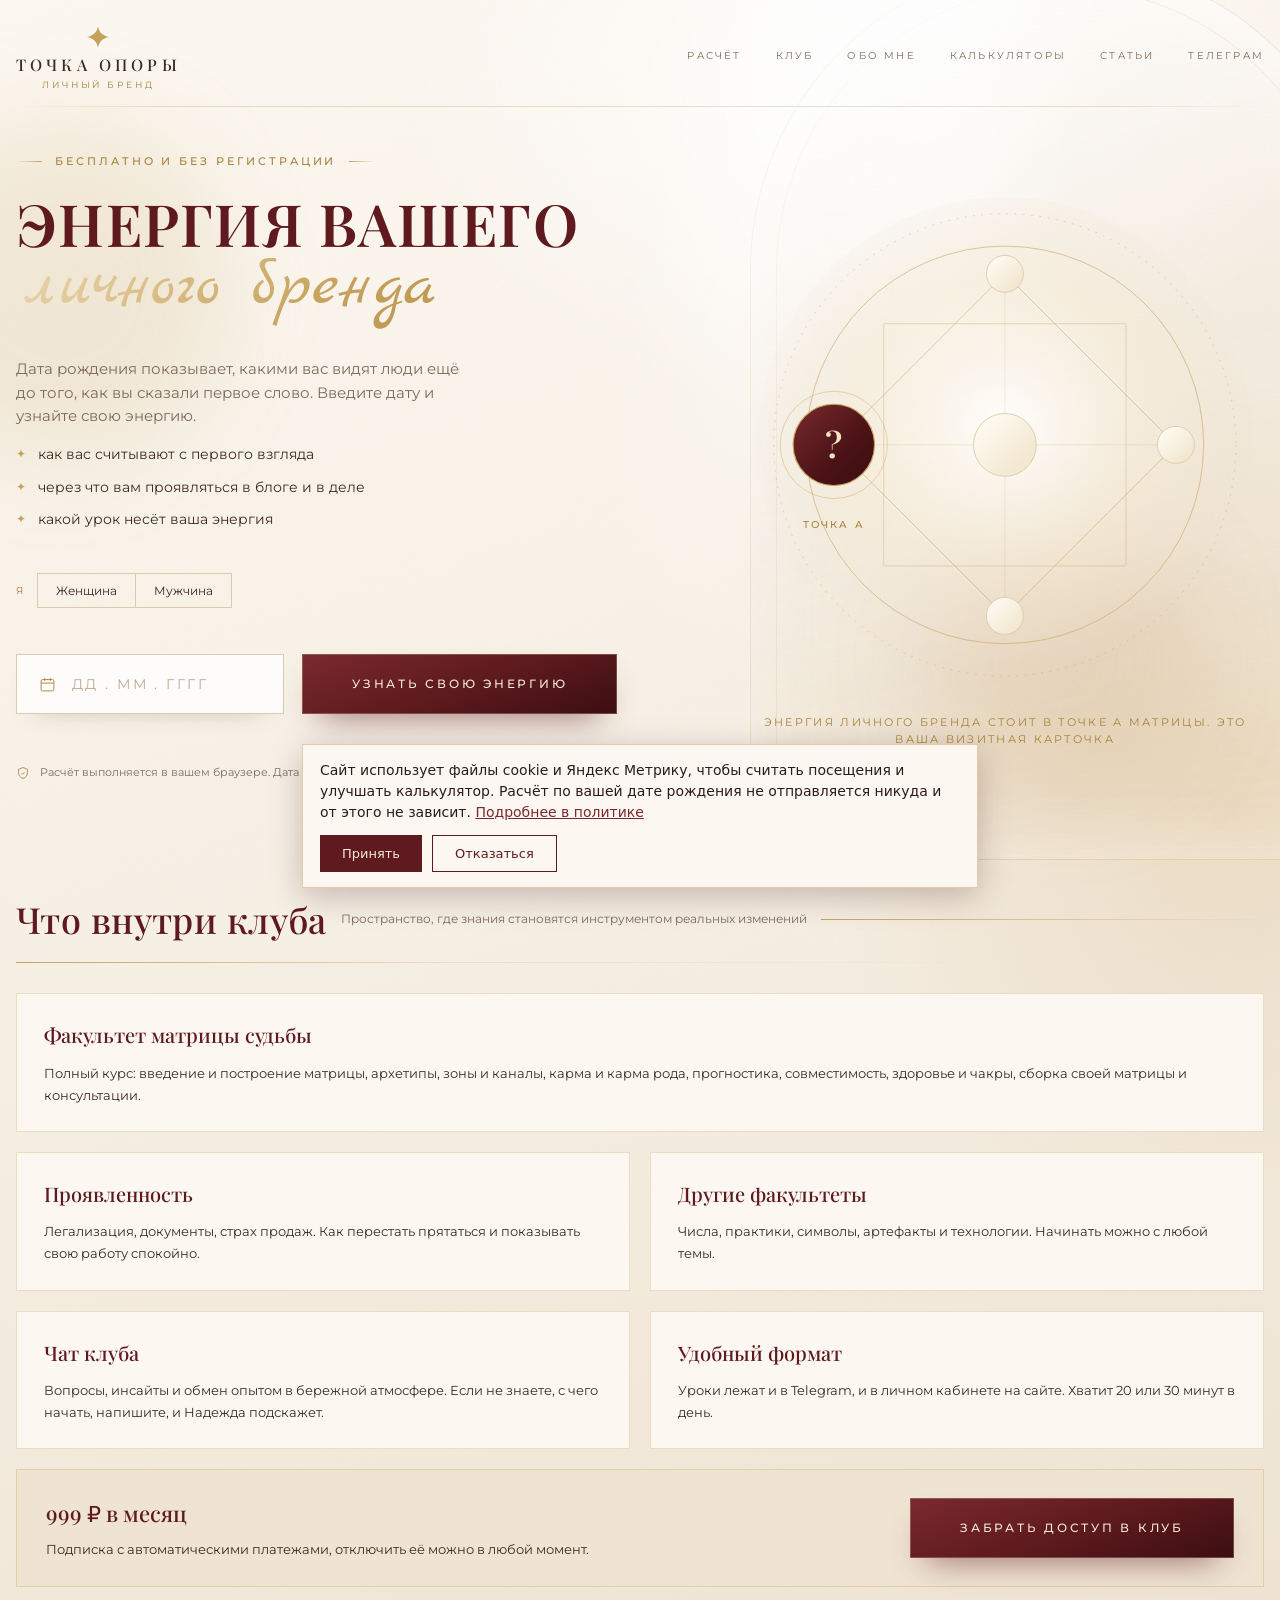
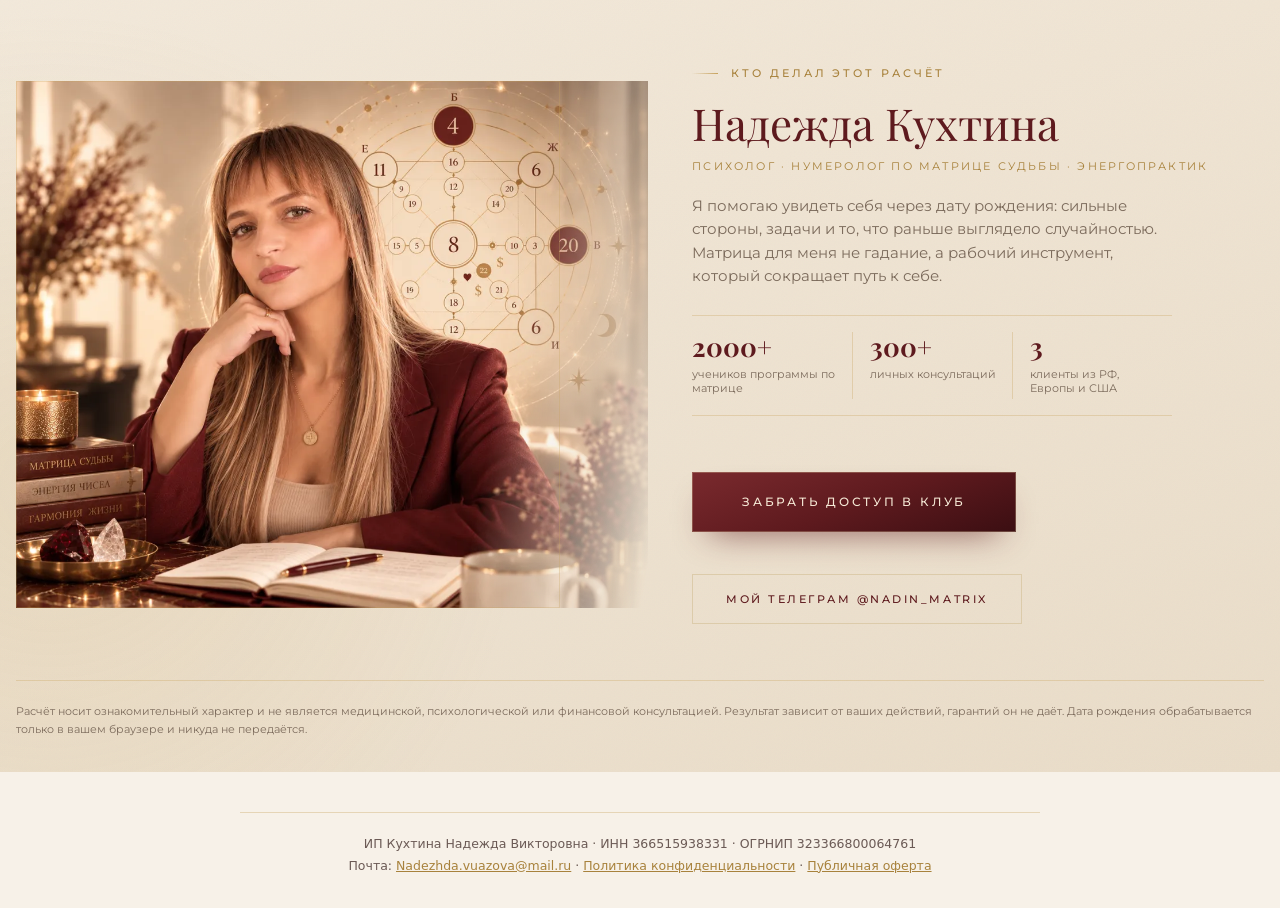
<file: brend/index.html>
<!DOCTYPE html>
<html lang="ru">
<head>
<meta charset="utf-8">
<meta name="viewport" content="width=device-width, initial-scale=1, viewport-fit=cover">
<title>Энергия личного бренда</title>
<meta name="claude:viewport-fit-sides" content="cover">
<meta name="description" content="Бесплатный калькулятор личного бренда по дате рождения: как вас считывают люди с первого взгляда и как проявляться. Надежда Кухтина, матрица судьбы">
<link rel="preconnect" href="https://fonts.googleapis.com">
<link rel="preconnect" href="https://fonts.gstatic.com" crossorigin>
<link href="https://fonts.googleapis.com/css2?family=Playfair+Display:wght@400;500;600;700&family=Montserrat:wght@300;400;500;600&family=Marck+Script&display=swap&subset=cyrillic,cyrillic-ext,latin" rel="stylesheet">
<style>
/* ==== ТОЛЬКО ДЛЯ ПРЕДПРОСМОТРА. В Tilda этот блок не переносим ==== */
html,body{margin:0;padding:0;}
/* ================================================================= */

/* ==== СТИЛИ. В Tilda это блоки 1 и 2 из 6, граница — на секции МАТРИЦА ==== */
.matrix-app{
  --mx-bg:#F8F3EA;
  --mx-bg2:#EFE3D2;
  --mx-card:#FCF8F1;
  --mx-wine:#5E1A1E;
  --mx-wine2:#7A2A2E;
  --mx-wine-dk:#3B0E12;
  --mx-gold:#C6A15B;
  --mx-gold-dp:#A8823C;
  --mx-gold-lt:#E7D3A8;
  --mx-line:#DCCBAA;
  --mx-hair:rgba(198,161,91,.32);
  --mx-ink:#3A2A22;
  --mx-ink2:#7C6B5C;
  --mx-grad-gold:linear-gradient(135deg,#EBD9B2 0%,#C6A15B 46%,#A8823C 100%);
  --mx-serif:'Playfair Display',Georgia,'Times New Roman',serif;
  --mx-sans:'Montserrat',-apple-system,BlinkMacSystemFont,'Segoe UI',Roboto,sans-serif;
  --mx-script:'Marck Script','Playfair Display',cursive;

  position:relative;
  overflow-x:hidden;
  isolation:isolate;
  background:
    radial-gradient(760px 520px at 68% 4%,  rgba(255,255,255,.95) 0%, rgba(255,255,255,0) 62%),
    radial-gradient(620px 620px at 96% 34%, rgba(214,183,131,.30) 0%, rgba(214,183,131,0) 68%),
    radial-gradient(720px 720px at 4% 88%,  rgba(198,161,91,.16) 0%, rgba(198,161,91,0) 66%),
    linear-gradient(163deg,#FCF8F1 0%,#F6EFE4 38%,#EFE4D3 72%,#E9DCC8 100%);
  color:var(--mx-ink);
  font-family:var(--mx-sans);
  font-size:16px;
  line-height:1.62;
  -webkit-font-smoothing:antialiased;
  text-rendering:optimizeLegibility;
}
.matrix-app *,.matrix-app *:before,.matrix-app *:after{box-sizing:border-box;}
.matrix-app p{margin:0 0 14px;}
.matrix-app h1,.matrix-app h2,.matrix-app h3{margin:0;font-weight:500;font-family:var(--mx-serif);}
.matrix-app svg{max-width:100%;}

/* ---------- фактура бумаги и световой слой ---------- */
.matrix-app .mx-grain{
  position:absolute;inset:0;z-index:0;pointer-events:none;opacity:.5;
  background-image:url("data:image/svg+xml,%3Csvg xmlns='http://www.w3.org/2000/svg' width='180' height='180'%3E%3Cfilter id='n'%3E%3CfeTurbulence type='fractalNoise' baseFrequency='.85' numOctaves='3'/%3E%3C/filter%3E%3Crect width='180' height='180' filter='url(%23n)' opacity='.05'/%3E%3C/svg%3E");
}
.matrix-app .mx-decor{position:absolute;inset:0;z-index:0;pointer-events:none;overflow:hidden;}
.matrix-app .mx-arch{
  position:absolute;top:-40px;right:-90px;width:620px;height:900px;
  border-radius:310px 310px 24px 24px;
  background:linear-gradient(168deg,rgba(255,255,255,.72),rgba(233,220,200,.30) 46%,rgba(214,183,131,.16));
  box-shadow:inset 0 0 0 1px rgba(198,161,91,.20), inset 0 0 90px rgba(255,255,255,.55);
  filter:blur(.4px);
}
.matrix-app .mx-arch:after{
  content:"";position:absolute;inset:26px 26px 0;border-radius:284px 284px 18px 18px;
  border:1px solid rgba(198,161,91,.16);
}
.matrix-app .mx-beam{
  position:absolute;top:-120px;left:52%;width:300px;height:1100px;transform:rotate(9deg);
  background:linear-gradient(180deg,rgba(255,255,255,.85),rgba(255,255,255,0) 72%);
  filter:blur(38px);
}
.matrix-app .mx-orb{position:absolute;border-radius:50%;filter:blur(46px);}
.matrix-app .mx-orb-1{width:340px;height:340px;top:120px;left:-110px;background:rgba(198,161,91,.16);}
.matrix-app .mx-orb-2{width:280px;height:280px;top:520px;right:6%;background:rgba(180,140,90,.14);}

/* ---------- звёздочки-искры ---------- */
.matrix-app .mx-spark{position:absolute;color:var(--mx-gold);opacity:.5;line-height:0;}
.matrix-app .mx-spark svg{display:block;}
.matrix-app .mx-s1{top:120px;left:47%;width:16px;opacity:.55;}
.matrix-app .mx-s2{top:352px;left:41.5%;width:11px;opacity:.45;}
.matrix-app .mx-s3{top:560px;left:46%;width:14px;opacity:.4;}
.matrix-app .mx-s4{top:186px;left:12%;width:10px;opacity:.35;}

.matrix-app .mx-wrap{max-width:1300px;margin:0 auto;padding:0 30px;position:relative;z-index:2;}

/* ---------- служебные ---------- */
.matrix-app .mx-eyebrow{
  font-size:10.5px;letter-spacing:.28em;text-transform:uppercase;color:var(--mx-gold-dp);
  font-weight:500;display:flex;align-items:center;gap:13px;
}
.matrix-app .mx-eyebrow:before,.matrix-app .mx-eyebrow:after{
  content:"";height:1px;width:26px;flex-shrink:0;
  background:linear-gradient(90deg,rgba(198,161,91,0),var(--mx-gold));
}
.matrix-app .mx-eyebrow:after{background:linear-gradient(90deg,var(--mx-gold),rgba(198,161,91,0));}
.matrix-app .mx-eyebrow.mx-solo:after{display:none;}
.matrix-app .mx-star{width:12px;height:12px;fill:var(--mx-gold);flex-shrink:0;}

/* ---------- шапка ---------- */
.matrix-app .mx-top{
  display:flex;align-items:center;justify-content:space-between;gap:24px;
  padding:26px 0 16px;position:relative;
}
.matrix-app .mx-top:after{
  content:"";position:absolute;left:0;right:0;bottom:0;height:1px;
  background:linear-gradient(90deg,rgba(198,161,91,0),var(--mx-hair) 12%,var(--mx-hair) 88%,rgba(198,161,91,0));
}
.matrix-app .mx-logo{text-align:center;line-height:1.25;}
.matrix-app .mx-logo svg{width:22px;height:22px;fill:var(--mx-gold);margin-bottom:2px;}
.matrix-app .mx-logo-name{
  font-family:var(--mx-serif);font-size:16px;letter-spacing:.26em;color:var(--mx-ink);
  text-transform:uppercase;font-weight:500;
}
.matrix-app .mx-logo-sub{font-size:8.5px;letter-spacing:.34em;color:var(--mx-gold-dp);text-transform:uppercase;margin-top:5px;}
.matrix-app .mx-nav{display:flex;gap:34px;flex-wrap:wrap;}
.matrix-app .mx-nav a{
  font-size:10px;letter-spacing:.22em;text-transform:uppercase;color:var(--mx-ink2);
  text-decoration:none;position:relative;padding-bottom:5px;transition:color .3s;
}
.matrix-app .mx-nav a:after{
  content:"";position:absolute;left:50%;right:50%;bottom:0;height:1px;
  background:var(--mx-gold);transition:left .3s,right .3s;
}
.matrix-app .mx-nav a:hover{color:var(--mx-wine);}
.matrix-app .mx-nav a:hover:after{left:0;right:0;}

/* ---------- вертикальная надпись слева ---------- */
.matrix-app .mx-rail{
  position:absolute;left:12px;top:210px;z-index:3;
  display:flex;flex-direction:column;align-items:center;gap:26px;
}
.matrix-app .mx-rail b{
  writing-mode:vertical-rl;transform:rotate(180deg);font-weight:400;
  font-size:9px;letter-spacing:.44em;text-transform:uppercase;color:var(--mx-gold-dp);opacity:.85;
}
.matrix-app .mx-rail em{
  width:34px;height:34px;border-radius:50%;border:1px solid var(--mx-hair);
  display:flex;align-items:center;justify-content:center;font-style:normal;
  font-family:var(--mx-serif);font-size:11px;color:var(--mx-gold-dp);
}

/* ---------- первый экран ---------- */
.matrix-app .mx-hero{display:grid;grid-template-columns:1.14fr .86fr;gap:44px;align-items:center;padding:46px 0 30px;}
.matrix-app .mx-h1{
  font-size:clamp(38px,4.55vw,64px);line-height:1;letter-spacing:.022em;text-transform:uppercase;
  color:var(--mx-wine);font-weight:600;margin:24px 0 0;
}
.matrix-app .mx-h1-script{
  display:block;font-family:var(--mx-script);font-size:clamp(42px,5.2vw,74px);
  text-transform:none;letter-spacing:0;font-weight:400;line-height:1.14;
  /* background-clip:text красит только внутри блока, поэтому под хвостики
     у, ц, б нужен запас снизу — иначе они обрезаются */
  padding:.05em .12em .5em 0;
  margin:-.08em 0 -.46em .06em;
  background:var(--mx-grad-gold);-webkit-background-clip:text;background-clip:text;color:transparent;
}
.matrix-app .mx-lead{max-width:452px;font-size:14.5px;color:var(--mx-ink2);margin-top:30px;}
.matrix-app .mx-tabs{display:inline-flex;margin-top:28px;}
.matrix-app .mx-tab{
  appearance:none;border:0;cursor:pointer;background:transparent;
  font-family:var(--mx-sans);font-size:10.5px;letter-spacing:.2em;text-transform:uppercase;
  color:var(--mx-ink2);padding:13px 26px;position:relative;transition:color .3s;
  box-shadow:inset 0 0 0 1px var(--mx-line);
}
.matrix-app .mx-tab + .mx-tab{margin-left:-1px;}
.matrix-app .mx-tab:hover{color:var(--mx-ink);}
.matrix-app .mx-tab.is-on{
  color:#F6E9D6 !important;
  background:linear-gradient(160deg,var(--mx-wine2),var(--mx-wine) 55%,var(--mx-wine-dk));
  box-shadow:inset 0 0 0 1px rgba(231,211,168,.35), 0 10px 22px -14px rgba(94,26,30,.8);
  z-index:1;
}
.matrix-app .mx-form{display:flex;gap:18px;flex-wrap:wrap;margin-top:22px;align-items:flex-end;}
.matrix-app .mx-fieldwrap{display:flex;flex-direction:column;gap:9px;}
.matrix-app .mx-fcap{font-size:9.5px;letter-spacing:.2em;text-transform:uppercase;color:var(--mx-gold-dp);display:none;}
.matrix-app.is-pair .mx-fcap{display:block;}
.matrix-app .mx-wrap2{display:none;}
.matrix-app.is-pair .mx-wrap2{display:flex;}
.matrix-app.is-pair .mx-hide-pair{display:none;}
.matrix-app .mx-field{
  position:relative;background:rgba(255,255,255,.78);border:1px solid var(--mx-line);
  display:flex;align-items:center;gap:14px;padding:0 22px;min-width:252px;height:60px;
  box-shadow:inset 0 1px 0 rgba(255,255,255,.9), 0 12px 26px -22px rgba(58,42,34,.5);
  transition:border-color .3s,box-shadow .3s;
}
.matrix-app .mx-field:focus-within{
  border-color:var(--mx-gold);
  box-shadow:inset 0 1px 0 rgba(255,255,255,.9), 0 0 0 3px rgba(198,161,91,.14);
}
.matrix-app .mx-field svg{width:17px;height:17px;fill:none;stroke:var(--mx-gold-dp);stroke-width:1.3;flex-shrink:0;}
.matrix-app .mx-field input{
  border:0;background:transparent;outline:none;width:100%;height:100%;
  font-family:var(--mx-sans);font-size:13.5px;letter-spacing:.18em;color:var(--mx-ink);
}
.matrix-app .mx-field input::placeholder{color:#BCAB92;letter-spacing:.18em;}
.matrix-app .mx-btn{
  position:relative;overflow:hidden;
  display:inline-flex;align-items:center;justify-content:center;height:60px;padding:0 50px;
  background:linear-gradient(160deg,var(--mx-wine2),var(--mx-wine) 52%,var(--mx-wine-dk));
  color:#F6E9D6 !important;border:0;cursor:pointer;
  font-family:var(--mx-sans);font-size:11.5px;font-weight:500;letter-spacing:.24em;text-transform:uppercase;
  text-decoration:none;transition:box-shadow .35s,transform .35s;
  box-shadow:0 16px 34px -18px rgba(94,26,30,.8), inset 0 0 0 1px rgba(231,211,168,.28);
}
.matrix-app .mx-btn:before{
  content:"";position:absolute;top:0;left:-120%;width:60%;height:100%;
  background:linear-gradient(100deg,rgba(255,255,255,0),rgba(255,235,200,.24),rgba(255,255,255,0));
  transition:left .75s ease;
}
.matrix-app .mx-btn:hover{box-shadow:0 20px 40px -18px rgba(94,26,30,.9), inset 0 0 0 1px rgba(231,211,168,.5);}
.matrix-app .mx-btn:hover:before{left:130%;}
.matrix-app .mx-btn-ghost{
  background:transparent;color:var(--mx-wine) !important;height:50px;padding:0 34px;font-size:10.5px;
  box-shadow:inset 0 0 0 1px var(--mx-line);
}
.matrix-app .mx-btn-ghost:hover{box-shadow:inset 0 0 0 1px var(--mx-gold);background:rgba(198,161,91,.09);}
.matrix-app .mx-safe{display:flex;align-items:center;gap:10px;margin-top:20px;font-size:11px;color:var(--mx-ink2);}
.matrix-app .mx-safe svg{width:14px;height:14px;fill:none;stroke:var(--mx-gold-dp);stroke-width:1.4;flex-shrink:0;}
.matrix-app .mx-err{color:#9A2B2B;font-size:12px;margin-top:14px;min-height:16px;}

.matrix-app .mx-motto{text-align:center;margin:18px 0 38px;position:relative;z-index:2;}
.matrix-app .mx-motto b{
  display:block;font-weight:500;font-size:11.5px;letter-spacing:.28em;text-transform:uppercase;
  color:var(--mx-gold-dp);
}
.matrix-app .mx-motto em{
  display:block;font-family:var(--mx-script);font-style:normal;font-size:30px;color:var(--mx-wine);margin-top:12px;
}

/* ---------- герой: карточка энергии ---------- */
.matrix-app .mx-hero-art{position:relative;}
.matrix-app .mx-energy-card{
  position:relative;z-index:4;max-width:344px;margin:-56px 0 0 auto;
  background:var(--mx-card);padding:26px 28px 24px;
  border:1px solid var(--mx-line);
  box-shadow:0 30px 60px -34px rgba(94,26,30,.38), inset 0 0 0 1px rgba(255,255,255,.7);
}
.matrix-app .mx-energy-card:before{
  content:"";position:absolute;inset:6px;border:1px solid rgba(198,161,91,.22);pointer-events:none;
}
.matrix-app .mx-seal{
  position:absolute;top:-24px;right:22px;width:56px;height:56px;border-radius:50%;
  background:var(--mx-grad-gold);display:flex;align-items:center;justify-content:center;
  box-shadow:0 12px 24px -12px rgba(120,90,40,.7), inset 0 1px 2px rgba(255,255,255,.6);
}
.matrix-app .mx-seal svg{width:22px;height:22px;fill:#FBF4E6;}
.matrix-app .mx-energy-card .mx-eyebrow{margin-bottom:16px;}
.matrix-app .mx-energy-num{
  font-family:var(--mx-serif);color:var(--mx-wine);
  display:flex;align-items:baseline;gap:11px;flex-wrap:wrap;line-height:1.15;
}
.matrix-app .mx-energy-num b{font-size:34px;font-weight:600;letter-spacing:.04em;}
.matrix-app .mx-energy-num b:after{content:"·";margin-left:11px;color:var(--mx-gold);font-weight:400;}
.matrix-app .mx-energy-num span{font-size:23px;font-weight:500;}
.matrix-app .mx-energy-txt{font-size:13px;color:var(--mx-ink2);margin-top:9px;}
.matrix-app .mx-energy-link{
  display:flex;align-items:center;justify-content:space-between;gap:10px;
  margin-top:18px;padding-top:14px;border-top:1px solid var(--mx-hair);
  font-size:10px;letter-spacing:.22em;text-transform:uppercase;
  color:var(--mx-gold-dp) !important;text-decoration:none;
}
.matrix-app .mx-energy-link:hover{color:var(--mx-wine) !important;}

/* ---------- лента преимуществ ---------- */
.matrix-app .mx-feats{
  display:grid;grid-template-columns:repeat(5,1fr);gap:0;position:relative;z-index:2;
  border-top:1px solid var(--mx-hair);
}
.matrix-app .mx-feat{padding:30px 24px 26px;position:relative;}
.matrix-app .mx-feat + .mx-feat:before{
  content:"";position:absolute;left:0;top:22px;bottom:22px;width:1px;
  background:linear-gradient(180deg,rgba(198,161,91,0),var(--mx-hair) 25%,var(--mx-hair) 75%,rgba(198,161,91,0));
}
.matrix-app .mx-feat-ic{height:34px;margin-bottom:15px;}
.matrix-app .mx-feat-ic svg{width:30px;height:30px;fill:none;stroke:var(--mx-gold);stroke-width:1.1;stroke-linecap:round;stroke-linejoin:round;}
.matrix-app .mx-feat-t{font-size:10.5px;letter-spacing:.19em;text-transform:uppercase;font-weight:600;color:var(--mx-ink);line-height:1.6;}
.matrix-app .mx-feat-d{font-size:11.5px;color:var(--mx-ink2);margin-top:10px;line-height:1.55;}

/* ---------- секции результата ---------- */
.matrix-app .mx-result{display:none;padding:10px 0 64px;position:relative;z-index:2;}
.matrix-app .mx-result.is-on{display:block;}
@keyframes mxFade{from{opacity:0;transform:translateY(14px)}to{opacity:1;transform:none}}

/* ---------- анимация ----------
   Только прозрачность и трансформации: их браузер считает на видеокарте,
   поэтому на телефоне не тормозит даже на 64 бусинах соляра. */
@keyframes mxDraw{ to{ stroke-dashoffset:0; } }
@keyframes mxPop{
  from{ opacity:0; transform:translate(-50%,-50%) scale(.55); }
  to  { opacity:1; transform:translate(-50%,-50%) scale(1); }
}
@keyframes mxRing{ from{ opacity:0; transform:scale(.93) rotate(-7deg); } to{ opacity:1; transform:none; } }
@keyframes mxUp{ from{ opacity:0; transform:translateY(16px); } to{ opacity:1; transform:none; } }
/* Отдельный кадр для подписей: они центрируются сдвигом на половину своего
   размера, и обычный mxUp в конце обнулял бы этот сдвиг — подписи уезжали. */
@keyframes mxUpC{
  from{ opacity:0; transform:translate(-50%,calc(-50% + 14px)); }
  to  { opacity:1; transform:translate(-50%,-50%); }
}
@keyframes mxBreath{ 0%,100%{ opacity:.5; } 50%{ opacity:1; } }

/* диаграмма собирается: сначала прорисовываются золотые линии */
.matrix-app .mx-matrix.is-anim svg .mx-draw{
  stroke-dasharray:1500; stroke-dashoffset:1500;
  animation:mxDraw .85s cubic-bezier(.55,.1,.3,1) forwards;
}
.matrix-app .mx-matrix.is-anim svg .mx-draw-2{ animation-delay:.14s; }
.matrix-app .mx-matrix.is-anim svg .mx-draw-3{ animation-delay:.28s; animation-duration:.6s; }
/* затем круги волной от центра наружу, задержка у каждого своя */
.matrix-app .mx-matrix.is-anim .mx-node{
  opacity:0; animation:mxPop .5s cubic-bezier(.2,.9,.3,1.2) var(--mx-d,.4s) forwards;
}
/* и в конце цифры, буквы и значки */
.matrix-app .mx-matrix.is-anim svg text{ opacity:0; animation:mxUp .5s ease .74s forwards; }
.matrix-app .mx-matrix.is-anim .mx-ltr,
.matrix-app .mx-matrix.is-anim .mx-glyph{ opacity:0; animation:mxUpC .5s ease .74s forwards; }

/* кольцо соляра раскрывается вместе с остальной диаграммой */
.matrix-app .mx-matrix.is-anim svg .mx-ring-g{
  transform-box:view-box; transform-origin:300px 300px;
  animation:mxRing .7s cubic-bezier(.2,.8,.3,1) both;
}

/* секции результата проявляются при прокрутке; класс ставит скрипт,
   поэтому без него страница остаётся видимой */
.matrix-app.has-reveal .mx-result .mx-sec{ opacity:0; }
.matrix-app.has-reveal .mx-result .mx-sec.is-in{ animation:mxUp .6s ease forwards; }

/* мягкое дыхание свечения вокруг центра */
.matrix-app .mx-matrix-outer:before{ animation:mxBreath 7s ease-in-out infinite; }
.matrix-app .mx-sec{margin-top:62px;}
.matrix-app .mx-sec-h{display:flex;align-items:center;gap:14px;flex-wrap:wrap;margin-bottom:14px;}
.matrix-app .mx-sec-h h2{font-size:clamp(25px,3.1vw,36px);color:var(--mx-wine);letter-spacing:.012em;}
.matrix-app .mx-sec-h .mx-sec-note{font-size:12px;color:var(--mx-ink2);}
.matrix-app .mx-rule{
  height:1px;margin-bottom:30px;
  background:linear-gradient(90deg,var(--mx-gold),rgba(198,161,91,.22) 34%,rgba(198,161,91,0) 78%);
}

/* паспорт расчёта */
.matrix-app .mx-passport{
  position:relative;background:var(--mx-card);border:1px solid var(--mx-line);padding:30px 34px;
  display:grid;grid-template-columns:repeat(auto-fit,minmax(214px,1fr));gap:24px 34px;
  box-shadow:0 26px 54px -40px rgba(58,42,34,.5);
}
.matrix-app .mx-passport:before{content:"";position:absolute;inset:6px;border:1px solid rgba(198,161,91,.18);pointer-events:none;}
.matrix-app .mx-main-energy{
  position:relative;display:flex;align-items:center;gap:32px;flex-wrap:wrap;
  background:var(--mx-card);border:1px solid var(--mx-line);padding:32px 36px;
  box-shadow:0 26px 54px -40px rgba(58,42,34,.5);
}
.matrix-app .mx-main-energy:before{content:"";position:absolute;inset:6px;border:1px solid rgba(198,161,91,.18);pointer-events:none;}
.matrix-app .mx-me-disc{
  width:104px;height:104px;border-radius:50%;flex-shrink:0;
  display:flex;align-items:center;justify-content:center;
  font-family:var(--mx-serif);font-size:40px;font-weight:600;color:var(--mx-wine);
  background:radial-gradient(circle at 34% 28%,#FFFEFA,#F6EAD2 58%,#E4CB9B 100%);
  box-shadow:inset 0 0 0 1px var(--mx-gold), 0 0 0 5px rgba(255,255,255,.6),
             0 0 0 6.5px rgba(198,161,91,.4), 0 16px 34px -16px rgba(120,90,40,.6);
}
.matrix-app .mx-me-body{flex:1 1 260px;min-width:0;}
.matrix-app .mx-me-name{font-family:var(--mx-serif);font-size:clamp(24px,3vw,32px);color:var(--mx-wine);margin-top:11px;}
.matrix-app .mx-me-txt{font-size:14px;color:var(--mx-ink2);margin-top:10px;max-width:520px;}
.matrix-app .mx-me-boost{
  margin-top:14px;padding-top:13px;border-top:1px solid var(--mx-hair);
  font-size:13px;color:var(--mx-ink2);max-width:560px;
}
.matrix-app .mx-me-boost b{
  display:block;font-size:9.5px;letter-spacing:.21em;text-transform:uppercase;
  color:var(--mx-gold-dp);font-weight:600;margin-bottom:6px;
}
.matrix-app .mx-two{display:grid;grid-template-columns:repeat(2,1fr);gap:26px;margin-top:26px;}
.matrix-app .mx-card{
  position:relative;background:var(--mx-card);border:1px solid var(--mx-line);padding:26px 28px;
  box-shadow:0 24px 50px -42px rgba(58,42,34,.55);
}
.matrix-app .mx-card:before{content:"";position:absolute;inset:6px;border:1px solid rgba(198,161,91,.16);pointer-events:none;}
.matrix-app .mx-card-cap{font-size:9.5px;letter-spacing:.21em;text-transform:uppercase;color:var(--mx-gold-dp);}
.matrix-app .mx-card-h{display:flex;align-items:baseline;gap:12px;flex-wrap:wrap;margin-top:13px;}
.matrix-app .mx-card-num{font-family:var(--mx-serif);font-size:33px;font-weight:600;color:var(--mx-wine);line-height:1;}
.matrix-app .mx-card-name{font-family:var(--mx-serif);font-size:21px;color:var(--mx-wine);}
.matrix-app .mx-card-txt{font-size:13.5px;color:var(--mx-ink2);margin-top:11px;}
.matrix-app .mx-yr{display:grid;grid-template-columns:repeat(3,1fr);gap:0;margin-top:16px;
  border-top:1px solid var(--mx-hair);}
.matrix-app .mx-yr div{padding:15px 12px 0 0;position:relative;}
.matrix-app .mx-yr div + div{padding-left:14px;}
.matrix-app .mx-yr div + div:before{content:"";position:absolute;left:0;top:15px;bottom:4px;width:1px;background:var(--mx-hair);}
.matrix-app .mx-yr b{display:block;font-family:var(--mx-serif);font-size:27px;color:var(--mx-wine);line-height:1;
  font-variant-numeric:tabular-nums;}
.matrix-app .mx-yr i{display:block;font-style:normal;font-family:var(--mx-serif);font-size:14px;color:var(--mx-ink);margin-top:6px;}
.matrix-app .mx-yr span{display:block;font-size:9.5px;letter-spacing:.17em;text-transform:uppercase;color:var(--mx-gold-dp);margin-top:7px;}
.matrix-app .mx-card-w{
  margin-top:14px;padding-top:13px;border-top:1px solid var(--mx-hair);
  font-size:12.5px;color:var(--mx-ink2);
}
.matrix-app .mx-card-w b{
  display:block;font-size:9.5px;letter-spacing:.21em;text-transform:uppercase;
  color:var(--mx-gold-dp);font-weight:600;margin-bottom:6px;
}
.matrix-app .mx-card-note{
  display:inline-block;margin-top:13px;font-size:9.5px;letter-spacing:.18em;text-transform:uppercase;
  color:var(--mx-gold-dp);border:1px solid var(--mx-hair);padding:5px 12px;
}
.matrix-app .mx-pp-k{font-size:9.5px;letter-spacing:.21em;text-transform:uppercase;color:var(--mx-gold-dp);}
.matrix-app .mx-pp-v{font-family:var(--mx-serif);font-size:20px;color:var(--mx-ink);margin-top:6px;}
.matrix-app .mx-pp-v small{font-family:var(--mx-sans);font-size:12px;color:var(--mx-ink2);letter-spacing:.04em;}

/* ---------- премиальные акценты ----------
   Всё держится на прозрачности, тенях и псевдоэлементах. Сами узлы
   диаграммы не трогаем: у них центрирующий сдвиг translate(-50%,-50%),
   и любая анимация самого узла его обнулит — круги разъедутся. */

/* золотая искра один раз пробегает по главным энергиям, когда они проявились */
@keyframes mxSheen{
  0%  { opacity:0; transform:translate(-115%,-115%); }
  14% { opacity:1; }
  72% { opacity:0; transform:translate(115%,115%); }
  100%{ opacity:0; transform:translate(115%,115%); }
}
.matrix-app .mx-n-c,.matrix-app .mx-n-o,.matrix-app .mx-n-k{ overflow:hidden; }
.matrix-app .mx-matrix.is-anim .mx-n-c:after,
.matrix-app .mx-matrix.is-anim .mx-n-o:after,
.matrix-app .mx-matrix.is-anim .mx-n-k:after{
  content:"";position:absolute;inset:-55%;pointer-events:none;opacity:0;
  background:linear-gradient(104deg,rgba(255,255,255,0) 40%,rgba(255,243,214,.55) 50%,rgba(255,255,255,0) 60%);
  animation:mxSheen 1.6s ease-out 1.02s both;
}
.matrix-app .mx-matrix.is-anim .mx-n-c:after{ animation-delay:.92s; }
.matrix-app .mx-matrix.is-anim .mx-n-k:after{ animation-delay:1.14s; }

/* очень медленный золотой ореол вокруг центра: два светлых сгустка
   обходят круг за три четверти минуты, глаз ловит движение не сразу */
@keyframes mxHalo{ to{ transform:translate(-50%,-50%) rotate(360deg); } }
.matrix-app .mx-matrix-outer:after{
  content:"";position:absolute;left:50%;top:50%;z-index:0;pointer-events:none;
  width:min(640px,68%);aspect-ratio:1;border-radius:50%;
  transform:translate(-50%,-50%);
  background:conic-gradient(from 0deg,
    rgba(198,161,91,0) 0deg,rgba(198,161,91,.16) 44deg,rgba(198,161,91,0) 104deg,
    rgba(198,161,91,0) 186deg,rgba(198,161,91,.11) 230deg,rgba(198,161,91,0) 292deg);
  -webkit-mask:radial-gradient(circle,transparent 57%,#000 60%,#000 71%,transparent 74%);
          mask:radial-gradient(circle,transparent 57%,#000 60%,#000 71%,transparent 74%);
  animation:mxHalo 46s linear infinite;
}

/* золотая черта у заголовка секции прочерчивается слева направо */
@keyframes mxRule{ from{ transform:scaleX(0); } to{ transform:scaleX(1); } }
.matrix-app .mx-sec-h:after{
  /* basis 0 и min-width 0: если заголовок с подписью занял всю строку,
     черта просто сожмётся в ноль и не уедет на отдельную строку */
  content:"";flex:1 1 0;min-width:0;height:1px;transform-origin:left center;
  background:linear-gradient(90deg,var(--mx-gold),rgba(198,161,91,0));
}
.matrix-app.has-reveal .mx-result .mx-sec.is-in .mx-sec-h:after{
  animation:mxRule 1.15s cubic-bezier(.2,.8,.3,1) .12s both;
}

/* строки карты здоровья выходят каскадом сверху вниз */
@keyframes mxRow{ from{ opacity:0; transform:translateY(9px); } to{ opacity:1; transform:none; } }
.matrix-app.has-reveal .mx-sec.is-in #mxHealth tbody tr{ opacity:0; animation:mxRow .5s ease both; }
.matrix-app.has-reveal .mx-sec.is-in #mxHealth tbody tr:nth-child(1){ animation-delay:.10s; }
.matrix-app.has-reveal .mx-sec.is-in #mxHealth tbody tr:nth-child(2){ animation-delay:.17s; }
.matrix-app.has-reveal .mx-sec.is-in #mxHealth tbody tr:nth-child(3){ animation-delay:.24s; }
.matrix-app.has-reveal .mx-sec.is-in #mxHealth tbody tr:nth-child(4){ animation-delay:.31s; }
.matrix-app.has-reveal .mx-sec.is-in #mxHealth tbody tr:nth-child(5){ animation-delay:.38s; }
.matrix-app.has-reveal .mx-sec.is-in #mxHealth tbody tr:nth-child(6){ animation-delay:.45s; }
.matrix-app.has-reveal .mx-sec.is-in #mxHealth tbody tr:nth-child(7){ animation-delay:.52s; }
.matrix-app.has-reveal .mx-sec.is-in #mxHealth tbody tr:nth-child(n+8){ animation-delay:.59s; }

/* карточки чуть приподнимаются под курсором; на телефоне наведения нет,
   поэтому правило закрыто условием hover */
.matrix-app .mx-card,
.matrix-app .mx-purp-cell,
.matrix-app .mx-feat{ transition:transform .5s cubic-bezier(.2,.75,.3,1),box-shadow .5s ease; }
@media (hover:hover){
  .matrix-app .mx-card:hover,
  .matrix-app .mx-purp-cell:hover{
    transform:translateY(-5px);
    box-shadow:0 36px 62px -42px rgba(94,26,30,.52),0 0 0 1px rgba(198,161,91,.32);
  }
  .matrix-app .mx-feat:hover{ transform:translateY(-3px); }
  .matrix-app .mx-feat{ transition:transform .45s cubic-bezier(.2,.75,.3,1); }
}

/* у активной вкладки золотая черта разъезжается от середины к краям */
.matrix-app .mx-tab:after{
  content:"";position:absolute;left:50%;right:50%;bottom:0;height:2px;
  background:linear-gradient(90deg,rgba(231,211,168,0),var(--mx-gold) 50%,rgba(231,211,168,0));
  transition:left .45s cubic-bezier(.2,.8,.3,1),right .45s cubic-bezier(.2,.8,.3,1);
}
.matrix-app .mx-tab.is-on:after{ left:6px;right:6px; }

/* фото автора мягко приближается, рамка подсвечивается */
.matrix-app .mx-author-photo:before{ transition:transform 1.3s cubic-bezier(.2,.7,.3,1); }
.matrix-app .mx-author-photo:after{ transition:box-shadow .7s ease; }
@media (hover:hover){
  .matrix-app .mx-author:hover .mx-author-photo:before{ transform:scale(1.025); }
  .matrix-app .mx-author:hover .mx-author-photo:after{ box-shadow:inset 0 0 0 1px rgba(198,161,91,.55); }
}

/* ---------- МАТРИЦА ---------- */
.matrix-app .mx-matrix-outer{display:flex;justify-content:center;position:relative;}
.matrix-app .mx-matrix-outer:before{
  content:"";position:absolute;left:50%;top:50%;transform:translate(-50%,-50%);
  width:min(880px,92%);aspect-ratio:1;border-radius:50%;pointer-events:none;
  background:radial-gradient(circle,rgba(255,255,255,.86) 0%,rgba(255,255,255,0) 66%);
}
.matrix-app .mx-matrix{
  position:relative;container-type:inline-size;
  width:min(1000px, calc(100vh - 185px), calc(100vw - 520px));
  min-width:300px;--mx-k:1;
}
.matrix-app .mx-matrix.is-prog{--mx-k:.9;}
.matrix-app .mx-matrix svg{display:block;width:100%;height:auto;overflow:visible;}
.matrix-app .mx-plane{position:absolute;left:8.3333%;top:8.3333%;width:83.3334%;height:83.3334%;}
.matrix-app .mx-matrix.is-prog .mx-plane{left:12.5%;top:12.5%;width:75%;height:75%;}
.matrix-app .mx-node{
  position:absolute;transform:translate(-50%,-50%);border-radius:50%;
  display:flex;align-items:center;justify-content:center;
  font-family:var(--mx-serif);font-weight:600;line-height:1;flex-shrink:0;
}
.matrix-app .mx-n-c{
  width:calc(11cqw*var(--mx-k));height:calc(11cqw*var(--mx-k));font-size:max(14px,calc(4.1cqw*var(--mx-k)));
  background:radial-gradient(circle at 34% 28%,#FFFEFA,#F6EAD2 58%,#E4CB9B 100%);
  color:var(--mx-wine);border:1px solid var(--mx-gold);
  box-shadow:0 0 0 4px rgba(255,255,255,.7), 0 0 0 5.5px rgba(198,161,91,.65),
             0 0 0 10px rgba(255,255,255,.5), 0 0 0 11px rgba(198,161,91,.28),
             0 16px 34px -14px rgba(120,90,40,.65);
}
.matrix-app .mx-n-o{
  width:calc(9.4cqw*var(--mx-k));height:calc(9.4cqw*var(--mx-k));font-size:max(12px,calc(3.4cqw*var(--mx-k)));
  background:linear-gradient(152deg,#7A2A2E,#4A1216 62%,#3B0E12);color:#F3E3C6;
  border:1px solid var(--mx-gold);
  box-shadow:0 0 0 3px rgba(255,255,255,.65), 0 0 0 4.5px rgba(198,161,91,.55),
             0 12px 26px -12px rgba(59,14,18,.75);
}
.matrix-app .mx-n-k{
  width:calc(8.8cqw*var(--mx-k));height:calc(8.8cqw*var(--mx-k));font-size:max(11px,calc(3.1cqw*var(--mx-k)));
  background:linear-gradient(152deg,#FFFEF9,#F0E2C6);color:var(--mx-wine);border:1px solid var(--mx-gold);
  box-shadow:0 0 0 3px rgba(255,255,255,.65), 0 0 0 4.5px rgba(198,161,91,.5),
             0 10px 22px -12px rgba(120,90,40,.55);
}
.matrix-app .mx-n-i{
  width:calc(4.6cqw*var(--mx-k));height:calc(4.6cqw*var(--mx-k));font-size:max(10px,calc(2.2cqw*var(--mx-k)));
  background:linear-gradient(150deg,#FFFEFA,#FBF3E2);color:var(--mx-ink);border:1px solid rgba(198,161,91,.6);
  box-shadow:0 0 0 3px rgba(255,255,255,.7), 0 4px 10px -6px rgba(140,110,60,.5);
}
.matrix-app .mx-n-i2{
  width:calc(3.9cqw*var(--mx-k));height:calc(3.9cqw*var(--mx-k));font-size:max(9px,calc(1.95cqw*var(--mx-k)));
  background:linear-gradient(150deg,#FFFEFA,#FBF3E2);color:var(--mx-ink);border:1px solid rgba(198,161,91,.6);
  box-shadow:0 0 0 3px rgba(255,255,255,.7), 0 4px 10px -6px rgba(140,110,60,.5);
}
.matrix-app .mx-n-g{
  width:calc(2.5cqw*var(--mx-k));height:calc(2.5cqw*var(--mx-k));font-size:max(8px,calc(1.3cqw*var(--mx-k)));
  background:linear-gradient(150deg,#FFFEFA,#F8EFDC);color:var(--mx-ink2);border:1px solid rgba(198,161,91,.6);
  box-shadow:0 0 0 3px rgba(255,255,255,.7);
}
.matrix-app .mx-n-r2{
  width:calc(3.5cqw*var(--mx-k));height:calc(3.5cqw*var(--mx-k));font-size:max(8px,calc(1.75cqw*var(--mx-k)));
  background:linear-gradient(150deg,#FFFEFA,#F8F0DE);color:var(--mx-ink2);border:1px solid rgba(198,161,91,.55);
  box-shadow:0 0 0 3px rgba(255,255,255,.6);
}
.matrix-app .mx-n-r{
  width:calc(4cqw*var(--mx-k));height:calc(4cqw*var(--mx-k));font-size:max(9px,calc(2cqw*var(--mx-k)));
  background:linear-gradient(150deg,#FFFEFA,#F8F0DE);color:var(--mx-ink2);border:1px solid rgba(198,161,91,.55);
  box-shadow:0 0 0 3px rgba(255,255,255,.6);
}
.matrix-app .mx-n-w{
  width:calc(3.6cqw*var(--mx-k));height:calc(3.6cqw*var(--mx-k));font-size:max(9px,calc(1.8cqw*var(--mx-k)));
  background:linear-gradient(150deg,#FFFEFA,#F8F0DE);color:var(--mx-ink);border:1px solid rgba(198,161,91,.6);
  box-shadow:0 0 0 3px rgba(255,255,255,.7);
}
/* М — точка СОС на линии благополучия, выделена амброй */
.matrix-app .mx-n-m{
  width:calc(3.9cqw*var(--mx-k));height:calc(3.9cqw*var(--mx-k));font-size:max(9px,calc(1.9cqw*var(--mx-k)));
  background:linear-gradient(150deg,#E8B978,#C98F46);color:#FFFBF2;border:1px solid rgba(160,110,50,.7);
  box-shadow:0 0 0 3px rgba(255,255,255,.65), 0 6px 14px -8px rgba(150,105,45,.6);
}
.matrix-app .mx-ltr{
  position:absolute;transform:translate(-50%,-50%);
  font-family:var(--mx-sans);font-size:max(8px,calc(1.65cqw*var(--mx-k)));line-height:1;
  font-weight:600;letter-spacing:.06em;text-transform:uppercase;color:#A8823C;
  /* чёткий контур в один пиксель вместо размытого ореола */
  text-shadow:
     1px 0 0 #F6F0E5, -1px 0 0 #F6F0E5,  0 1px 0 #F6F0E5,  0 -1px 0 #F6F0E5,
     1px 1px 0 #F6F0E5, -1px -1px 0 #F6F0E5, 1px -1px 0 #F6F0E5, -1px 1px 0 #F6F0E5;
}
.matrix-app .mx-glyph{
  position:absolute;transform:translate(-50%,-50%);font-size:max(11px,calc(2.8cqw*var(--mx-k)));line-height:1;
  color:var(--mx-wine);
}
/* в личной матрице вокруг значков теснее — там они мельче */
.matrix-app .mx-glyph-sm{font-size:max(9px,calc(2.2cqw*var(--mx-k)));}

/* тумблеры над матрицей */
.matrix-app .mx-tools{display:flex;gap:14px;flex-wrap:wrap;justify-content:center;margin:0 0 26px;}
.matrix-app .mx-toggle{
  display:inline-flex;align-items:center;gap:12px;cursor:pointer;user-select:none;height:50px;padding:0 24px;
  background:rgba(255,255,255,.62);box-shadow:inset 0 0 0 1px var(--mx-line);
  font-size:10.5px;letter-spacing:.19em;text-transform:uppercase;color:var(--mx-ink2);transition:.3s;
}
.matrix-app .mx-toggle:hover{box-shadow:inset 0 0 0 1px var(--mx-gold);color:var(--mx-ink);}
.matrix-app .mx-toggle input{display:none;}
.matrix-app .mx-toggle .mx-sw{width:32px;height:17px;border-radius:9px;background:#E2D4BB;position:relative;transition:.3s;flex-shrink:0;}
.matrix-app .mx-toggle .mx-sw:after{content:"";position:absolute;top:2px;left:2px;width:13px;height:13px;border-radius:50%;background:#fff;transition:.3s;box-shadow:0 1px 3px rgba(0,0,0,.2);}
.matrix-app .mx-toggle input:checked + .mx-sw{background:var(--mx-grad-gold);}
.matrix-app .mx-toggle input:checked + .mx-sw:after{left:17px;}

.matrix-app .mx-legend{
  display:flex;gap:30px;flex-wrap:wrap;justify-content:center;margin:26px auto 0;max-width:880px;
  font-size:11.5px;color:var(--mx-ink2);
}
.matrix-app .mx-legend span{display:inline-flex;align-items:center;gap:9px;}
.matrix-app .mx-legend i{width:20px;height:2px;border-radius:2px;flex-shrink:0;}

/* ---------- предназначения ---------- */
.matrix-app .mx-purp{display:grid;grid-template-columns:repeat(2,1fr);gap:28px;}
.matrix-app .mx-purp-cell{
  position:relative;background:var(--mx-card);border:1px solid var(--mx-line);padding:28px 30px 22px;
  box-shadow:0 24px 50px -42px rgba(58,42,34,.55);
}
.matrix-app .mx-purp-cell:before{content:"";position:absolute;inset:6px;border:1px solid rgba(198,161,91,.16);pointer-events:none;}
.matrix-app .mx-purp-t{font-family:var(--mx-serif);font-size:21px;color:var(--mx-wine);}
.matrix-app .mx-purp-age{font-size:9.5px;letter-spacing:.21em;text-transform:uppercase;color:var(--mx-gold-dp);margin-top:6px;}
.matrix-app .mx-purp-d{font-size:12.5px;color:var(--mx-ink2);margin:12px 0 24px;line-height:1.58;}
/* Подписи под кругами центрированы и шире самих кругов, поэтому у первого
   круга подпись вылезала за поле отступов карточки. Сдвигаем формулу вправо
   на половину этого выноса — тогда длинные слова встают по общей границе. */
.matrix-app .mx-formula{display:flex;align-items:flex-start;gap:15px;margin-bottom:36px;padding-left:18px;}
.matrix-app .mx-fcol{position:relative;display:flex;flex-direction:column;align-items:center;flex-shrink:0;}
.matrix-app .mx-circ{
  border-radius:50%;display:flex;align-items:center;justify-content:center;flex-shrink:0;
  font-family:var(--mx-serif);font-weight:600;line-height:1;
}
.matrix-app .mx-circ-sm{
  width:48px;height:48px;font-size:18px;background:#FFFDF8;color:var(--mx-ink);
  box-shadow:inset 0 0 0 1px var(--mx-line), 0 0 0 4px rgba(255,255,255,.55);
}
.matrix-app .mx-circ-lg{
  width:64px;height:64px;font-size:25px;margin-top:-8px;
  background:linear-gradient(152deg,#7A2A2E,#4A1216 62%,#3B0E12);color:#F3E3C6;
  box-shadow:inset 0 0 0 1px rgba(198,161,91,.75), 0 0 0 4px rgba(255,255,255,.5), 0 14px 28px -14px rgba(59,14,18,.8);
}
.matrix-app .mx-op{height:48px;line-height:48px;flex-shrink:0;font-size:17px;color:var(--mx-gold);font-family:var(--mx-serif);}
.matrix-app .mx-clabel{
  position:absolute;top:100%;margin-top:10px;white-space:nowrap;
  font-size:8.5px;letter-spacing:.09em;text-transform:uppercase;color:var(--mx-ink2);
}

/* ---------- карта здоровья ---------- */
.matrix-app .mx-tablewrap{overflow-x:auto;border:1px solid var(--mx-line);background:var(--mx-card);box-shadow:0 24px 50px -42px rgba(58,42,34,.55);}
.matrix-app table.mx-tbl{border-collapse:collapse;width:100%;min-width:540px;}
.matrix-app table.mx-tbl th{
  font-size:9.5px;letter-spacing:.21em;text-transform:uppercase;color:var(--mx-gold-dp);font-weight:600;
  padding:17px 12px;border-bottom:1px solid var(--mx-line);text-align:center;background:rgba(239,227,210,.55);
}
.matrix-app table.mx-tbl th:last-child{text-align:left;}
.matrix-app table.mx-tbl td{
  padding:13px 12px;border-bottom:1px solid rgba(220,203,170,.5);text-align:center;
  font-family:var(--mx-serif);font-size:18px;color:var(--mx-ink);
}
.matrix-app table.mx-tbl td.mx-td-name{
  text-align:left;font-family:var(--mx-sans);font-size:12.5px;letter-spacing:.08em;
  font-weight:500;color:inherit;
}
.matrix-app table.mx-tbl tr.mx-row{background:var(--mx-ch);}
.matrix-app table.mx-tbl tr.mx-row td{
  color:var(--mx-ch-fg);border-bottom:1px solid rgba(255,255,255,.35);font-weight:600;
  text-shadow:0 1px 1px rgba(0,0,0,.13);
}
.matrix-app table.mx-tbl tr.mx-total td{
  background:rgba(94,26,30,.07);font-weight:600;border-bottom:0;color:var(--mx-wine);
}
.matrix-app table.mx-tbl tr.mx-total td.mx-td-name{color:var(--mx-wine);font-weight:600;}
/* Вертикальные разделители столбцов. На цветных строках чакр они светлые,
   в шапке и в итоговой строке золотым волоском: на бежевом фоне белый
   не читался бы. Волосок рисуем тенью внутрь, а не рамкой, иначе он
   прибавил бы ячейке ширину и таблица поехала бы. */
.matrix-app table.mx-tbl th + th{ box-shadow:inset 1px 0 0 var(--mx-hair); }
.matrix-app table.mx-tbl tr.mx-row td + td{ box-shadow:inset 1px 0 0 rgba(255,255,255,.38); }
.matrix-app table.mx-tbl tr.mx-total td + td{ box-shadow:inset 1px 0 0 var(--mx-hair); }
.matrix-app .mx-disclaimer{
  margin-top:16px;font-size:11.5px;color:var(--mx-ink2);border-left:2px solid var(--mx-gold);
  padding:10px 0 10px 16px;line-height:1.58;
}

/* ---------- модалка энергий года ---------- */
.matrix-app .mx-modal{position:fixed;inset:0;z-index:9999;display:none;background:rgba(48,32,24,.58);padding:20px;}
.matrix-app .mx-modal.is-on{display:flex;align-items:flex-start;justify-content:center;}
.matrix-app .mx-modal-box{
  position:relative;background:var(--mx-bg);border:1px solid var(--mx-gold);max-width:740px;width:100%;
  max-height:90vh;overflow-y:auto;padding:30px 30px 34px;margin:auto;
  box-shadow:0 40px 90px -30px rgba(48,32,24,.7);
}
.matrix-app .mx-modal-head{display:flex;align-items:center;justify-content:space-between;gap:16px;margin-bottom:6px;}
.matrix-app .mx-modal-head h3{font-size:25px;color:var(--mx-wine);}
.matrix-app .mx-x{
  background:transparent;box-shadow:inset 0 0 0 1px var(--mx-line);width:38px;height:38px;cursor:pointer;
  color:var(--mx-ink2);font-size:18px;line-height:1;flex-shrink:0;border:0;transition:.3s;
}
.matrix-app .mx-x:hover{box-shadow:inset 0 0 0 1px var(--mx-gold);color:var(--mx-wine);}
.matrix-app .mx-modal-note{font-size:12px;color:var(--mx-ink2);margin-bottom:20px;}
.matrix-app table.mx-tbl.mx-tbl-year td{font-size:15px;padding:9px 10px;}
.matrix-app table.mx-tbl.mx-tbl-year td.mx-td-age{
  font-family:var(--mx-sans);font-size:12px;letter-spacing:.06em;color:var(--mx-ink2);text-align:left;
}
.matrix-app table.mx-tbl.mx-tbl-year tr.mx-main td{background:rgba(198,161,91,.16);}
.matrix-app table.mx-tbl.mx-tbl-year tr.mx-main td.mx-td-age{color:var(--mx-wine);font-weight:600;}

/* ---------- блок автора ----------
   Путь к фото задан один раз переменной: при переносе в Tilda замените
   его на адрес файла, загруженного в Tilda, и больше ничего не трогайте. */
.matrix-app{--mx-photo:url("nadezhda.png");}

/* плашка клуба: стоит выше разбора и внутри результата */
.matrix-app .mx-club{
  position:relative;z-index:2;display:flex;align-items:center;justify-content:space-between;gap:34px;
  margin:46px 0 0;padding:30px 42px;
  background:linear-gradient(135deg,var(--mx-wine2),var(--mx-wine) 55%,var(--mx-wine-dk));
  box-shadow:0 22px 46px -26px rgba(59,14,18,.9), inset 0 0 0 1px rgba(231,211,168,.35);
}
.matrix-app .mx-club-eyebrow{font-family:var(--mx-sans);font-size:10.5px;font-weight:500;letter-spacing:.3em;text-transform:uppercase;color:var(--mx-gold-lt);}
.matrix-app .mx-club-t{font-family:var(--mx-serif);font-size:25px;line-height:1.3;color:#F6E9D6;margin:10px 0 8px;}
.matrix-app .mx-club-d{font-family:var(--mx-sans);font-size:13px;line-height:1.6;color:#E7D3A8;margin:0;}
.matrix-app .mx-club .mx-btn{flex-shrink:0;background:var(--mx-grad-gold);color:var(--mx-wine-dk) !important;box-shadow:none;}
.matrix-app .mx-sec .mx-club{margin-top:0;}
.matrix-app .mx-club>div{flex:1 1 auto;min-width:0;}
.matrix-app .mx-cl-terms>p{flex:1 1 auto;min-width:0;}
@media (max-width:980px){
  .matrix-app .mx-club{flex-direction:column;align-items:flex-start;gap:20px;padding:26px 22px;margin-top:34px;}
  .matrix-app .mx-club-t{font-size:21px;}
  .matrix-app .mx-club .mx-btn{width:100%;padding:0 20px;}
}

/* раздел «Что внутри клуба» */
.matrix-app .mx-club-more{display:inline-block;margin-top:10px;font-family:var(--mx-sans);font-size:11px;letter-spacing:.18em;text-transform:uppercase;color:var(--mx-gold-lt) !important;text-decoration:none;border-bottom:1px solid rgba(231,211,168,.5);padding-bottom:2px;}
.matrix-app .mx-club-info{position:relative;z-index:2;margin-top:78px;scroll-margin-top:20px;}
.matrix-app .mx-cl-grid{display:grid;grid-template-columns:repeat(2,1fr);gap:20px;margin-top:6px;}
.matrix-app .mx-cl-wide{grid-column:1/-1;}
.matrix-app .mx-cl-card{background:var(--mx-card);padding:26px 28px;box-shadow:inset 0 0 0 1px var(--mx-hair);}
.matrix-app .mx-cl-card h3{font-family:var(--mx-serif);font-size:20px;font-weight:500;color:var(--mx-wine);margin:0 0 10px;}
.matrix-app .mx-cl-card p{font-family:var(--mx-sans);font-size:13px;line-height:1.7;color:var(--mx-ink);margin:0;}
.matrix-app .mx-cl-terms{margin-top:20px;padding:26px 30px;background:var(--mx-bg2);display:flex;align-items:center;justify-content:space-between;gap:30px;box-shadow:inset 0 0 0 1px var(--mx-hair);}
.matrix-app .mx-cl-terms p{font-family:var(--mx-sans);font-size:13px;line-height:1.7;color:var(--mx-ink);margin:0;}
.matrix-app .mx-cl-terms b{font-family:var(--mx-serif);font-size:22px;font-weight:500;color:var(--mx-wine);display:block;margin-bottom:6px;}
@media (max-width:980px){
  .matrix-app .mx-club-info{margin-top:52px;}
  .matrix-app .mx-cl-terms{flex-direction:column;align-items:flex-start;padding:24px 20px;}
  .matrix-app .mx-cl-terms .mx-btn{width:100%;padding:0 20px;}
}
@media (max-width:700px){
  .matrix-app .mx-cl-grid{grid-template-columns:1fr;}
  .matrix-app .mx-cl-card{padding:22px 20px;}
}
.matrix-app .mx-author-btns{display:flex;flex-wrap:wrap;align-items:center;gap:14px;margin-top:28px;}
.matrix-app .mx-author-btns .mx-btn{margin-top:0;}
.matrix-app .mx-author .mx-tg{margin-top:0;}
@media (max-width:540px){.matrix-app .mx-author-btns{flex-direction:column;align-items:stretch;}.matrix-app .mx-author-btns .mx-btn{width:100%;padding:0 20px;}}

/* авторские трактовки: раскрывающиеся блоки в бесплатном разбере */
.matrix-app .mx-me-txt p{margin:0 0 10px;}
.matrix-app .mx-me-txt p:last-child{margin-bottom:0;}
.matrix-app .mx-more{margin-top:16px;border-top:1px solid var(--mx-hair);padding-top:12px;}
.matrix-app .mx-more summary{cursor:pointer;list-style:none;font-family:var(--mx-sans);font-size:10.5px;letter-spacing:.22em;text-transform:uppercase;color:var(--mx-gold-dp);}
.matrix-app .mx-more summary::-webkit-details-marker{display:none;}
.matrix-app .mx-more summary:after{content:" +";}
.matrix-app .mx-more[open] summary:after{content:" \2212";}
.matrix-app .mx-more-b{margin-top:14px;font-size:13px;line-height:1.7;color:var(--mx-ink2);}
.matrix-app .mx-more-b h4{font-family:var(--mx-serif);font-size:16px;font-weight:500;color:var(--mx-wine);margin:18px 0 6px;}
.matrix-app .mx-more-b h4:first-child{margin-top:0;}
.matrix-app .mx-more-b p{margin:0 0 10px;}
.matrix-app .mx-more-cta{margin-top:18px;padding:14px 16px;background:var(--mx-bg2);box-shadow:inset 0 0 0 1px var(--mx-hair);font-size:12.5px;color:var(--mx-ink);}
.matrix-app .mx-more-cta a{color:var(--mx-wine) !important;border-bottom:1px solid var(--mx-gold);text-decoration:none;white-space:nowrap;}
.matrix-app .mx-demo-cap{text-align:center;margin-top:10px;font-family:var(--mx-sans);font-size:10.5px;letter-spacing:.22em;text-transform:uppercase;color:var(--mx-gold-dp);}

@media (max-width:1380px){ .matrix-app .mx-rail{display:none;} }
/* совместимость: точка А и троичный код */
.matrix-app .mx-pair-only{display:none;}
.matrix-app.is-pair .mx-pair-only{display:grid;}
.matrix-app .mx-pair-extra{grid-template-columns:repeat(2,1fr);gap:20px;margin-top:20px;}
.matrix-app .mx-pair-extra .mx-pair-cta{grid-column:1/-1;margin-top:0;}
.matrix-app .mx-card-txt p,.matrix-app .mx-more-b p{margin:0 0 10px;}
.matrix-app .mx-card-txt b,.matrix-app .mx-more-b b{color:var(--mx-ink);font-weight:600;}
@media (max-width:700px){.matrix-app .mx-pair-extra{grid-template-columns:1fr;}}
.matrix-app .mx-author{
  position:relative;z-index:2;display:grid;grid-template-columns:1.05fr .95fr;
  gap:44px;align-items:center;margin-top:78px;
}
.matrix-app .mx-author-photo{position:relative;overflow:hidden;}
.matrix-app .mx-author-photo:before{
  content:"";display:block;padding-top:83.3%;
  background-image:var(--mx-photo);background-size:cover;background-position:center;
  /* правый край растворяем, чтобы фото не читалось наклеенным прямоугольником */
  -webkit-mask-image:linear-gradient(100deg,#000 74%,rgba(0,0,0,0) 99%);
          mask-image:linear-gradient(100deg,#000 74%,rgba(0,0,0,0) 99%);
}
.matrix-app .mx-author-photo:after{
  content:"";position:absolute;left:0;top:0;width:86%;height:100%;
  box-shadow:inset 0 0 0 1px rgba(198,161,91,.28);pointer-events:none;
}
.matrix-app .mx-author-name{
  font-family:var(--mx-serif);font-size:clamp(30px,3.6vw,44px);color:var(--mx-wine);
  margin-top:18px;line-height:1.05;
}
.matrix-app .mx-author-role{
  font-size:10.5px;letter-spacing:.21em;text-transform:uppercase;color:var(--mx-gold-dp);margin-top:12px;
}
.matrix-app .mx-author-txt{font-size:14.5px;color:var(--mx-ink2);margin-top:20px;max-width:480px;}
.matrix-app .mx-author-facts{
  display:grid;grid-template-columns:repeat(3,1fr);gap:0;margin-top:26px;max-width:480px;
  border-top:1px solid var(--mx-hair);border-bottom:1px solid var(--mx-hair);
}
.matrix-app .mx-fact{padding:18px 16px 18px 0;position:relative;}
.matrix-app .mx-fact + .mx-fact{padding-left:18px;}
.matrix-app .mx-fact + .mx-fact:before{
  content:"";position:absolute;left:0;top:16px;bottom:16px;width:1px;background:var(--mx-hair);
}
.matrix-app .mx-fact b{
  display:block;font-family:var(--mx-serif);font-size:26px;color:var(--mx-wine);line-height:1;
  font-variant-numeric:tabular-nums;
}
.matrix-app .mx-fact span{display:block;font-size:10.5px;color:var(--mx-ink2);margin-top:8px;line-height:1.4;}
.matrix-app .mx-author .mx-btn{margin-top:28px;}

/* ---------- подвал ---------- */
.matrix-app .mx-foot{
  border-top:1px solid var(--mx-hair);margin-top:62px;padding:30px 0 44px;
  font-size:11.5px;color:var(--mx-ink2);line-height:1.65;
}

/* ---------- адаптив ---------- */
@media (max-width:1180px){
  .matrix-app .mx-feats{grid-template-columns:repeat(3,1fr);}
  .matrix-app .mx-feat:nth-child(4):before,.matrix-app .mx-feat:nth-child(4){border-top:1px solid var(--mx-hair);}
  .matrix-app .mx-feat:nth-child(5){border-top:1px solid var(--mx-hair);}
}
@media (max-width:980px){
  .matrix-app .mx-two{grid-template-columns:1fr;gap:20px;}
  .matrix-app .mx-author{grid-template-columns:1fr;gap:26px;margin-top:52px;}
  .matrix-app .mx-author-photo:before{
    padding-top:74%;
    -webkit-mask-image:linear-gradient(180deg,#000 82%,rgba(0,0,0,0) 100%);
            mask-image:linear-gradient(180deg,#000 82%,rgba(0,0,0,0) 100%);
  }
  .matrix-app .mx-author-photo:after{width:100%;height:88%;}
  .matrix-app .mx-wrap{padding:0 20px;}
  .matrix-app .mx-rail,.matrix-app .mx-spark{display:none;}
  .matrix-app .mx-top{flex-direction:column;align-items:center;gap:14px;}
  .matrix-app .mx-nav{display:flex;flex-wrap:wrap;justify-content:center;gap:6px 18px;width:100%;}
  .matrix-app .mx-nav a{padding:6px 0;}
  .matrix-app .mx-arch{right:-220px;opacity:.6;}
  .matrix-app .mx-hero{grid-template-columns:1fr;gap:30px;padding:30px 0 20px;}
  .matrix-app .mx-energy-card{margin:22px auto 0;max-width:100%;}
  .matrix-app .mx-matrix{width:100%;}
  .matrix-app .mx-purp{grid-template-columns:1fr;}
  .matrix-app .mx-feats{grid-template-columns:1fr;}
  .matrix-app .mx-feat + .mx-feat:before{left:0;right:0;top:0;bottom:auto;width:auto;height:1px;
    background:linear-gradient(90deg,rgba(198,161,91,0),var(--mx-hair) 20%,var(--mx-hair) 80%,rgba(198,161,91,0));}
  .matrix-app .mx-form{flex-direction:column;align-items:stretch;}
  .matrix-app .mx-field,.matrix-app .mx-btn,.matrix-app .mx-fieldwrap{width:100%;}
  .matrix-app .mx-tabs{width:100%;}
  .matrix-app .mx-tab{flex:1 1 50%;padding:13px 10px;}
}
@media (max-width:540px){
  .matrix-app .mx-h1{font-size:35px;}
  .matrix-app .mx-h1-script{font-size:40px;}
  .matrix-app .mx-passport{padding:20px;}
  .matrix-app .mx-main-energy{padding:22px;gap:20px;}
  .matrix-app .mx-me-disc{width:84px;height:84px;font-size:32px;}
  .matrix-app .mx-card{padding:20px;}
  .matrix-app .mx-author-facts{grid-template-columns:1fr;}
  .matrix-app .mx-fact + .mx-fact{padding-left:0;}
  .matrix-app .mx-fact + .mx-fact:before{left:0;right:0;top:0;bottom:auto;width:auto;height:1px;}
  .matrix-app .mx-purp-cell{padding:20px;}
  .matrix-app .mx-circ-sm{width:42px;height:42px;font-size:16px;}
  .matrix-app .mx-circ-lg{width:56px;height:56px;font-size:21px;margin-top:-7px;}
  .matrix-app .mx-op{height:42px;line-height:42px;}
  .matrix-app .mx-formula{gap:11px;padding-left:14px;}
  .matrix-app .mx-clabel{font-size:8px;letter-spacing:.05em;}
  .matrix-app .mx-motto em{font-size:24px;}
}
@media (prefers-reduced-motion:reduce){
  .matrix-app .mx-btn:before{display:none;}
  /* у части людей от движения кружится голова: системная настройка это учитывает */
  .matrix-app .mx-matrix.is-anim svg .mx-draw,
  .matrix-app .mx-matrix.is-anim .mx-node,
  .matrix-app .mx-matrix.is-anim svg text,
  .matrix-app .mx-matrix.is-anim .mx-ltr,
  .matrix-app .mx-matrix.is-anim .mx-glyph,
  .matrix-app .mx-matrix svg .mx-ring-g,
  .matrix-app.has-reveal .mx-result .mx-sec.is-in,
  .matrix-app .mx-matrix-outer:before,
  .matrix-app .mx-matrix-outer:after,
  .matrix-app .mx-matrix.is-anim .mx-n-c:after,
  .matrix-app .mx-matrix.is-anim .mx-n-o:after,
  .matrix-app .mx-matrix.is-anim .mx-n-k:after,
  .matrix-app.has-reveal .mx-result .mx-sec.is-in .mx-sec-h:after,
  .matrix-app.has-reveal .mx-sec.is-in #mxHealth tbody tr{ animation:none !important; }
  .matrix-app .mx-sec-h:after{ transform:none !important; }
  .matrix-app.has-reveal .mx-sec.is-in #mxHealth tbody tr{ opacity:1 !important; }
  .matrix-app .mx-card,
  .matrix-app .mx-purp-cell,
  .matrix-app .mx-feat,
  .matrix-app .mx-author-photo:before{ transition:none !important; transform:none !important; }
  .matrix-app .mx-matrix.is-anim svg .mx-draw{ stroke-dashoffset:0 !important; }
  .matrix-app .mx-matrix.is-anim .mx-node,
  .matrix-app .mx-matrix.is-anim svg text,
  .matrix-app .mx-matrix.is-anim .mx-ltr,
  .matrix-app .mx-matrix.is-anim .mx-glyph,
  .matrix-app.has-reveal .mx-result .mx-sec{ opacity:1 !important; }
}

/* ---------- установки по зонам ---------- */
.matrix-app .mx-att-intro{font-size:13.5px;line-height:1.7;color:var(--mx-ink2);max-width:760px;margin:0 0 8px;}
.matrix-app .mx-att-hint{font-size:12px;color:var(--mx-gold-dp);letter-spacing:.04em;margin:0 0 20px;}
.matrix-app .mx-att{position:relative;background:var(--mx-card);border:1px solid var(--mx-line);margin-top:16px;box-shadow:0 24px 50px -42px rgba(58,42,34,.55);}
.matrix-app .mx-att summary{display:flex;align-items:center;gap:18px;padding:20px 26px;cursor:pointer;list-style:none;}
.matrix-app .mx-att summary::-webkit-details-marker{display:none;}
.matrix-app .mx-att summary:after{content:"+";margin-left:auto;font-size:22px;color:var(--mx-gold-dp);}
.matrix-app .mx-att[open] summary:after{content:"\2212";}
.matrix-app .mx-att-num{font-family:var(--mx-serif);font-size:34px;font-weight:600;color:var(--mx-wine);line-height:1;min-width:44px;}
.matrix-app .mx-att-hd{display:flex;flex-direction:column;gap:5px;}
.matrix-app .mx-att-cap{font-size:9.5px;letter-spacing:.21em;text-transform:uppercase;color:var(--mx-gold-dp);}
.matrix-app .mx-att-name{font-family:var(--mx-serif);font-size:20px;color:var(--mx-wine);}
.matrix-app .mx-att-b{padding:0 26px 24px;border-top:1px solid var(--mx-hair);}
.matrix-app .mx-att-sub{font-size:12.5px;color:var(--mx-ink2);margin:16px 0 12px;}
.matrix-app .mx-att-row{display:block;width:100%;text-align:left;font:inherit;cursor:pointer;background:transparent;border:0;border-top:1px solid var(--mx-hair);padding:13px 0;color:var(--mx-ink);}
.matrix-app .mx-att-row:first-of-type{border-top:0;}
.matrix-app .mx-att-n{display:block;font-size:13.5px;line-height:1.55;}
.matrix-app .mx-att-n:before{content:"\00D7";color:#B0584F;margin-right:10px;font-weight:600;}
.matrix-app .mx-att-p{display:none;font-size:13.5px;line-height:1.55;color:var(--mx-wine);font-weight:500;margin-top:7px;padding-left:22px;}
.matrix-app .mx-att-p:before{content:"\2713";color:#7E8C3E;margin-left:-22px;margin-right:10px;font-weight:700;}
.matrix-app .mx-att-row.is-flip .mx-att-p,
.matrix-app.mx-att-all .mx-att-p{display:block;}
.matrix-app .mx-att-row.is-flip .mx-att-n,
.matrix-app.mx-att-all .mx-att-n{color:var(--mx-ink2);opacity:.7;}
.matrix-app .mx-att-rec{margin-top:16px;padding:14px 16px;background:var(--mx-bg2);box-shadow:inset 0 0 0 1px var(--mx-hair);font-size:13px;line-height:1.6;color:var(--mx-ink);}
.matrix-app .mx-att-rec b{display:block;font-size:9.5px;letter-spacing:.21em;text-transform:uppercase;color:var(--mx-gold-dp);margin-bottom:6px;font-weight:600;}
@media (max-width:640px){
  .matrix-app .mx-att summary{padding:16px 18px;gap:14px;}
  .matrix-app .mx-att-b{padding:0 18px 20px;}
}


/* ==== ДОПОЛНЕНИЯ СТРАНИЦЫ ЛИЧНОГО БРЕНДА ==== */
.matrix-app{--mx-photo:url("[data-uri]");}
html,body{background:#F7F1E8;color:#3A2A22;}
.matrix-app .mx-wrap{padding-left:max(16px, env(safe-area-inset-left, 0px));padding-right:max(16px, env(safe-area-inset-right, 0px));}
.matrix-app .mx-points{list-style:none;margin:0 0 26px;padding:0;display:grid;gap:10px;}
.matrix-app .mx-points li{display:flex;gap:12px;align-items:flex-start;font-size:14px;color:var(--mx-ink);}
.matrix-app .mx-points li:before{content:"\2726";color:var(--mx-gold);font-size:12px;line-height:1.9;flex-shrink:0;}
.matrix-app .mx-form-one{grid-template-columns:1fr auto;}
.matrix-app .mx-bridge{margin-top:62px;padding:34px 34px 30px;background:linear-gradient(150deg,#7A2A2E 0%,#5E1A1E 55%,#3B0E12 100%);color:#F3E3C6;position:relative;}
.matrix-app .mx-bridge:before{content:"";position:absolute;inset:8px;border:1px solid rgba(231,211,168,.28);pointer-events:none;}
.matrix-app .mx-bridge h2{font-size:clamp(23px,2.8vw,32px);color:#F3E3C6;text-wrap:balance;max-width:720px;}
.matrix-app .mx-bridge p{font-size:14px;color:rgba(243,227,198,.86);max-width:680px;margin-top:14px;}
.matrix-app .mx-bridge-btns{display:flex;gap:14px;flex-wrap:wrap;margin-top:22px;position:relative;}
.matrix-app .mx-bridge .mx-btn-ghost{color:#F3E3C6 !important;box-shadow:inset 0 0 0 1px rgba(231,211,168,.5);}
.matrix-app .mx-guilt{margin:0 0 14px;padding:14px 16px;background:var(--mx-bg2);box-shadow:inset 0 0 0 1px var(--mx-hair);font-size:13px;color:var(--mx-ink);}
.matrix-app .mx-again{display:inline-block;margin-top:18px;font-size:11px;letter-spacing:.2em;text-transform:uppercase;color:var(--mx-wine) !important;text-decoration:none;border-bottom:1px solid var(--mx-gold);cursor:pointer;background:none;border-top:0;border-left:0;border-right:0;padding:0 0 3px;font-family:var(--mx-sans);}
.matrix-app .mx-legal{margin:56px 0 0;padding:22px 0 34px;border-top:1px solid var(--mx-hair);font-size:11px;line-height:1.6;color:var(--mx-ink2);}
.matrix-app .mx-legal a{color:var(--mx-ink2);}
@media (max-width:640px){
  .matrix-app .mx-form-one{grid-template-columns:1fr;}
  .matrix-app .mx-bridge{padding:26px 20px 24px;}
}
/* ==== выбор пола: показываем человеку только его трактовки ==== */
.matrix-app .mx-gen{display:inline-flex;align-items:center;gap:0;margin-top:16px;font-size:12px;color:var(--mx-ink);}
.matrix-app .mx-gen span{margin-right:12px;letter-spacing:.2em;text-transform:uppercase;font-size:10px;color:var(--mx-gold-dp);}
.matrix-app .mx-gen button{font-family:var(--mx-sans);font-size:12px;padding:9px 18px;border:1px solid var(--mx-line);background:transparent;color:var(--mx-ink);cursor:pointer;}
.matrix-app .mx-gen button + button{margin-left:-1px;}
.matrix-app .mx-gen button.is-on{background:var(--mx-wine);color:#fff;border-color:var(--mx-wine);}
.matrix-app .mx-gen-err{margin-top:8px;}
.matrix-app.is-pair .mx-gen,.matrix-app.is-pair .mx-gen-err{display:none;}
/* ==== больше движения на главном сайте (отключается при prefers-reduced-motion) ==== */
@media (prefers-reduced-motion:no-preference){
  /* появление первого экрана */
  .matrix-app .mx-hero > div:first-child > *{opacity:0;transform:translateY(16px);animation:dcm-up .9s cubic-bezier(.2,.7,.2,1) forwards;}
  .matrix-app .mx-hero > div:first-child > *:nth-child(1){animation-delay:.05s}
  .matrix-app .mx-hero > div:first-child > *:nth-child(2){animation-delay:.18s}
  .matrix-app .mx-hero > div:first-child > *:nth-child(3){animation-delay:.3s}
  .matrix-app .mx-hero > div:first-child > *:nth-child(4){animation-delay:.42s}
  .matrix-app .mx-hero > div:first-child > *:nth-child(5){animation-delay:.54s}
  .matrix-app .mx-hero > div:first-child > *:nth-child(6){animation-delay:.64s}
  .matrix-app .mx-hero > div:first-child > *:nth-child(n+7){animation-delay:.74s}
  @keyframes dcm-up{to{opacity:1;transform:none}}
  /* аватар: мягкое парение и золотое свечение */
  .matrix-app .mx-hero-duo{animation:dcm-fade 1.2s ease .2s both;}
  @keyframes dcm-fade{from{opacity:0;transform:scale(.97)}to{opacity:1;transform:none}}
  .matrix-app .mx-avatar{animation:dcm-float 8s ease-in-out infinite;}
  @keyframes dcm-float{0%,100%{transform:translateY(0)}50%{transform:translateY(-9px)}}
  .matrix-app .mx-duo-stage:before{content:"";position:absolute;inset:-6% -8% 0;border-radius:50%;background:radial-gradient(closest-side,rgba(198,161,91,.32),rgba(198,161,91,0));z-index:-1;animation:dcm-glow 6s ease-in-out infinite;}
  @keyframes dcm-glow{0%,100%{opacity:.55;transform:scale(.96)}50%{opacity:1;transform:scale(1.04)}}
  /* медальон: медленное вращение золотого кольца и покачивание */
  .matrix-app .mx-medal{animation:dcm-bob 7s ease-in-out infinite;}
  @keyframes dcm-bob{0%,100%{transform:translateY(0)}50%{transform:translateY(7px)}}
  .matrix-app .mx-medal:before{content:"";position:absolute;inset:-9px;border-radius:50%;border:1px dashed rgba(198,161,91,.75);animation:dcm-spin 34s linear infinite;pointer-events:none;}
  @keyframes dcm-spin{to{transform:rotate(360deg)}}
  /* искры вокруг аватара */
  .dcm-star{position:absolute;color:#C6A15B;font-size:14px;opacity:0;animation:dcm-tw 4.4s ease-in-out infinite;pointer-events:none;text-shadow:0 0 10px rgba(198,161,91,.8);}
  @keyframes dcm-tw{0%,100%{opacity:0;transform:scale(.4) rotate(0)}50%{opacity:1;transform:scale(1.1) rotate(45deg)}}
  /* блеск на кнопках */
  .matrix-app .mx-btn{position:relative;overflow:hidden;}
  .matrix-app .mx-btn:not(.mx-btn-ghost):after{content:"";position:absolute;top:0;left:-70%;width:40%;height:100%;background:linear-gradient(100deg,transparent,rgba(255,255,255,.32),transparent);transform:skewX(-20deg);animation:dcm-shine 6s ease-in-out infinite;pointer-events:none;}
  @keyframes dcm-shine{0%,68%{left:-70%}100%{left:140%}}
  /* карточки приподнимаются */
  .matrix-app .mx-card,.matrix-app .mx-feat,.matrix-app .mx-pg,.matrix-app .mx-addon,.matrix-app .mx-tile{transition:transform .4s cubic-bezier(.2,.7,.2,1),box-shadow .4s ease;}
  .matrix-app .mx-card:hover,.matrix-app .mx-feat:hover,.matrix-app .mx-pg:hover,.matrix-app .mx-tile:hover{transform:translateY(-4px);box-shadow:0 26px 44px -26px rgba(94,26,30,.4);}
  /* появление блоков при прокрутке */
  .dcm-rv{opacity:0;transform:translateY(22px);transition:opacity .8s ease,transform .8s cubic-bezier(.2,.7,.2,1);}
  .dcm-rv.dcm-in{opacity:1;transform:none;}
  /* золотая линия под заголовками прорисовывается */
  .matrix-app .mx-rule{transform-origin:left center;}
  .dcm-rv .mx-rule,.dcm-rv.mx-rule{transform:scaleX(0);transition:transform 1.1s cubic-bezier(.2,.7,.2,1) .25s;}
  .dcm-in .mx-rule,.dcm-in.mx-rule{transform:none;}
  /* цифры в дисках слегка пульсируют */
  .matrix-app .mx-me-disc,.matrix-app .mx-card-num{animation:dcm-pulse 4.5s ease-in-out infinite 1.2s;}
  @keyframes dcm-pulse{0%,100%{box-shadow:0 0 0 0 rgba(198,161,91,0)}50%{box-shadow:0 0 0 12px rgba(198,161,91,.16)}}
}
</style>
<link rel="stylesheet" href="/decor-prep.css">
</head>
<body>

<div class="matrix-app" id="matrixApp">

  <div class="mx-decor" aria-hidden="true">
    <span class="mx-arch"></span>
    <span class="mx-beam"></span>
    <span class="mx-orb mx-orb-1"></span>
    <span class="mx-orb mx-orb-2"></span>
  </div>
  <div class="mx-grain" aria-hidden="true"></div>

  <div class="mx-wrap">

    <div class="mx-top">
      <div class="mx-logo">
        <svg viewBox="0 0 24 24"><path d="M12 0c.7 6.4 4.9 10.6 12 12-7.1 1.4-11.3 5.6-12 12-.7-6.4-4.9-10.6-12-12C7.1 10.6 11.3 6.4 12 0z"/></svg>
        <div class="mx-logo-name">Точка опоры</div>
        <div class="mx-logo-sub">Личный бренд</div>
      </div>
      <nav class="mx-nav">
        <a href="#mx-calc">Расчёт</a>
        <a href="#mx-club-info">Клуб</a>
        <a href="#mx-me">Обо мне</a>
        <a href="/kalkulyatory/">Калькуляторы</a>
        <a href="/stati/">Статьи</a>
        <a href="https://t.me/nadin_matrix" target="_blank" rel="noopener">Телеграм</a>
      </nav>
    </div>

    <section class="mx-hero" id="mx-calc">
      <div>
        <div class="mx-eyebrow">Бесплатно и без регистрации</div>
        <h1 class="mx-h1">Энергия вашего<span class="mx-h1-script">личного бренда</span></h1>
        <p class="mx-lead">
          Дата рождения показывает, какими вас видят люди ещё до того,
          как вы сказали первое слово. Введите дату и узнайте свою энергию.
        </p>
        <ul class="mx-points">
          <li>как вас считывают с первого взгляда</li>
          <li>через что вам проявляться в блоге и в деле</li>
          <li>какой урок несёт ваша энергия</li>
        </ul>

        <div class="mx-gen" id="mxGen" role="group" aria-label="Пол">
          <span>Я</span>
          <button type="button" data-g="f">Женщина</button>
          <button type="button" data-g="m">Мужчина</button>
        </div>
        <div class="mx-err mx-gen-err" id="mxGenErr" role="alert"></div>

        <div class="mx-form mx-form-one">
          <div class="mx-fieldwrap">
            <span class="mx-fcap">Ваша дата рождения</span>
            <label class="mx-field">
              <svg viewBox="0 0 24 24"><rect x="3" y="5" width="18" height="16" rx="2"/><path d="M3 10h18M8 3v4M16 3v4"/></svg>
              <input type="text" id="mxDate" inputmode="numeric" autocomplete="bday" placeholder="ДД . ММ . ГГГГ" maxlength="10" aria-label="Дата рождения">
            </label>
          </div>
          <button type="button" class="mx-btn" id="mxGo">Узнать свою энергию</button>
        </div>
        <div class="mx-err" id="mxErr" role="alert"></div>
        <div class="mx-safe">
          <svg viewBox="0 0 24 24"><path d="M12 2.6l7.6 3v6c0 4.6-3.1 8.5-7.6 9.8-4.5-1.3-7.6-5.2-7.6-9.8v-6l7.6-3z"/><path d="M9.2 12.2l2 2 3.6-3.9"/></svg>
          Расчёт выполняется в вашем браузере. Дата рождения никуда не отправляется.
        </div>
      </div>

      <div class="mx-hero-art">
        <svg viewBox="0 0 560 560" role="img" aria-label="Точка А в матрице судьбы" style="width:100%;max-width:520px;display:block;margin:0 auto;">
          <defs>
            <radialGradient id="mxHalo" cx="50%" cy="46%" r="52%">
              <stop offset="0%" stop-color="#FFFFFF" stop-opacity=".95"/>
              <stop offset="58%" stop-color="#F6EBD6" stop-opacity=".55"/>
              <stop offset="100%" stop-color="#EFE3D2" stop-opacity="0"/>
            </radialGradient>
            <linearGradient id="mxDark" x1="0" y1="0" x2="1" y2="1">
              <stop offset="0%" stop-color="#7A2A2E"/><stop offset="60%" stop-color="#4A1216"/><stop offset="100%" stop-color="#3B0E12"/>
            </linearGradient>
            <linearGradient id="mxIvory" x1="0" y1="0" x2="1" y2="1">
              <stop offset="0%" stop-color="#FFFEF9"/><stop offset="100%" stop-color="#F0E2C6"/>
            </linearGradient>
          </defs>
          <circle cx="280" cy="280" r="268" fill="url(#mxHalo)"/>
          <circle cx="280" cy="280" r="250" fill="none" stroke="#C6A15B" stroke-width=".8" stroke-dasharray="2 7" opacity=".55"/>
          <circle cx="280" cy="280" r="215" fill="none" stroke="#C6A15B" stroke-width=".9" opacity=".7"/>
          <polygon points="280,95 465,280 280,465 95,280" fill="none" stroke="#B99A62" stroke-width="1" opacity=".5"/>
          <polygon points="149,149 411,149 411,411 149,411" fill="none" stroke="#B99A62" stroke-width="1" opacity=".35"/>
          <g stroke="#C6A15B" stroke-width=".7" opacity=".3">
            <line x1="95" y1="280" x2="465" y2="280"/><line x1="280" y1="95" x2="280" y2="465"/>
          </g>
          <g font-family="Playfair Display,Georgia,serif" font-weight="600" text-anchor="middle">
            <circle cx="280" cy="95" r="20" fill="url(#mxIvory)" stroke="#DCCBAA" stroke-width="1"/>
            <circle cx="465" cy="280" r="20" fill="url(#mxIvory)" stroke="#DCCBAA" stroke-width="1"/>
            <circle cx="280" cy="465" r="20" fill="url(#mxIvory)" stroke="#DCCBAA" stroke-width="1"/>
            <circle cx="280" cy="280" r="34" fill="url(#mxIvory)" stroke="#DCCBAA" stroke-width="1"/>
            <circle cx="95" cy="280" r="58" fill="none" stroke="#C6A15B" stroke-width=".8" opacity=".55"/>
            <circle cx="95" cy="280" r="44" fill="url(#mxDark)" stroke="#C6A15B" stroke-width="1.2"/>
            <text x="95" y="294" font-size="38" fill="#F3E3C6" id="mxArtNum">?</text>
            <text x="95" y="370" font-size="11" letter-spacing="2.4" font-family="Montserrat,sans-serif" font-weight="500" fill="#A8823C">ТОЧКА А</text>
          </g>
        </svg>
        <div class="mx-demo-cap">Энергия личного бренда стоит в точке А матрицы. Это ваша визитная карточка</div>
      </div>
    </section>

    <!-- ================= РЕЗУЛЬТАТ ================= -->
    <div class="mx-result" id="mxResult">

      <div class="mx-sec" id="mx-decode">
        <div class="mx-sec-h"><h2>Ваша энергия</h2><div class="mx-sec-note" id="mxDateNote"></div></div>
        <div class="mx-rule"></div>
        <div class="mx-main-energy" id="mxMainEnergy"></div>
        <div class="mx-two" id="mxTwo"></div>
      </div>

      <div class="mx-sec">
        <div class="mx-sec-h"><h2>Урок вашей энергии</h2><div class="mx-sec-note">Над чем работать, чтобы бренд звучал в полную силу</div></div>
        <div class="mx-rule"></div>
        <div class="mx-two" id="mxLesson"></div>
        <button type="button" class="mx-again" id="mxAgain">Посчитать другую дату</button>
      </div>

      <div class="mx-bridge">
        <h2>Одна энергия даёт направление. Проявляться помогает поддержка рядом</h2>
        <p>В клубе Точка опоры есть факультет Проявленность: страх продаж, документы и легализация, как показывать себя без стыда. Там же полный курс по матрице судьбы, чтобы увидеть все свои точки, а не одну.</p>
        <div class="mx-bridge-btns">
          <a class="mx-btn" href="https://tochka-opory.lpxl.ru/podpiska" target="_blank" rel="noopener">Забрать доступ в клуб</a>
          <a class="mx-btn mx-btn-ghost" href="https://matrica.nadezhdakukhtina.ru/">Полная матрица бесплатно</a>
        </div>
      </div>
      <!-- Следующая ступень: платный полный разбор, 999 ₽ (все текстовые разборы по 999, Надежда 2026-11-13) -->
      <div class="mx-cl-terms">
        <p><b>Полный разбор личного бренда, 999 ₽</b>Как вас видят люди, что показывать в блоге, темы и действия, палитра и стиль одежды, а для денежных запросов стражник и опоры. Готовый файл PDF или Word</p>
        <a class="mx-btn" href="https://t.me/nadyakuht" target="_blank" rel="noopener">Заказать разбор</a>
      </div>
    </div>

    <section class="mx-club-info" id="mx-club-info">
      <div class="mx-sec-h"><h2>Что внутри клуба</h2><div class="mx-sec-note">Пространство, где знания становятся инструментом реальных изменений</div></div>
      <div class="mx-rule"></div>
      <div class="mx-cl-grid">
        <div class="mx-cl-card mx-cl-wide"><h3>Факультет матрицы судьбы</h3><p>Полный курс: введение и построение матрицы, архетипы, зоны и каналы, карма и карма рода, прогностика, совместимость, здоровье и чакры, сборка своей матрицы и консультации.</p></div>
        <div class="mx-cl-card"><h3>Проявленность</h3><p>Легализация, документы, страх продаж. Как перестать прятаться и показывать свою работу спокойно.</p></div>
        <div class="mx-cl-card"><h3>Другие факультеты</h3><p>Числа, практики, символы, артефакты и технологии. Начинать можно с любой темы.</p></div>
        <div class="mx-cl-card"><h3>Чат клуба</h3><p>Вопросы, инсайты и обмен опытом в бережной атмосфере. Если не знаете, с чего начать, напишите, и Надежда подскажет.</p></div>
        <div class="mx-cl-card"><h3>Удобный формат</h3><p>Уроки лежат и в Telegram, и в личном кабинете на сайте. Хватит 20 или 30 минут в день.</p></div>
      </div>
      <div class="mx-cl-terms">
        <p><b>999 ₽ в месяц</b>Подписка с автоматическими платежами, отключить её можно в любой момент.</p>
        <a class="mx-btn" href="https://tochka-opory.lpxl.ru/podpiska" target="_blank" rel="noopener">Забрать доступ в клуб</a>
      </div>
    </section>

    <section class="mx-author" id="mx-me">
      <div class="mx-author-photo" role="img" aria-label="Надежда Кухтина"></div>
      <div class="mx-author-body">
        <div class="mx-eyebrow mx-solo">Кто делал этот расчёт</div>
        <div class="mx-author-name">Надежда Кухтина</div>
        <div class="mx-author-role">Психолог &middot; нумеролог по матрице судьбы &middot; энергопрактик</div>
        <p class="mx-author-txt">
          Я помогаю увидеть себя через дату рождения: сильные стороны, задачи и то,
          что раньше выглядело случайностью. Матрица для меня не гадание, а рабочий
          инструмент, который сокращает путь к себе.
        </p>
        <div class="mx-author-facts">
          <div class="mx-fact"><b>2000+</b><span>учеников программы по матрице</span></div>
          <div class="mx-fact"><b>300+</b><span>личных консультаций</span></div>
          <div class="mx-fact"><b>3</b><span>клиенты из РФ, Европы и США</span></div>
        </div>
        <div class="mx-author-btns">
          <a class="mx-btn" href="https://tochka-opory.lpxl.ru/podpiska" target="_blank" rel="noopener">Забрать доступ в клуб</a>
          <a class="mx-btn mx-btn-ghost mx-tg" href="https://t.me/nadin_matrix" target="_blank" rel="noopener">Мой телеграм @nadin_matrix</a>
        </div>
      </div>
    </section>

    <div class="mx-legal">
      Расчёт носит ознакомительный характер и не является медицинской, психологической или финансовой консультацией. Результат зависит от ваших действий, гарантий он не даёт. Дата рождения обрабатывается только в вашем браузере и никуда не передаётся.
    </div>
  </div>
</div>

<script>
/* ============================================================
   ТЕКСТЫ РАСШИФРОВОК ДЛЯ КАЛЬКУЛЯТОРОВ ПО МАТРИЦЕ СУДЬБЫ
   Только тексты, ни одной формулы. Правится без риска сломать расчёт.
   В Tilda это отдельный блок T123, он идёт ПЕРЕД блоком с ядром.

   Поля каждой энергии:
     n  — название аркана
     s  — короткая строка для карточки в первом экране
     a  — точка А, визитная карточка: как вас считывают и чем наполняетесь
     aw — как проявляться, из вашего файла ТАЛАНТЫ
     p  — предназначение. По вашему файлу ПРЕДНАЗНАЧЕНИЯ личное
          предназначение это проработка минуса энергии, поэтому основа —
          раздел «по минусу», переписанный как задача, а не как обвинение
     pw — с чего начать, из раздела «Рекомендации»
     d, r — точка Д, зона комфорта: через что наполняетесь и что усиливает.
          Есть только у шестнадцати энергий: в центре матрицы не бывает
          1, 2, 15, 17, 19 и 21, это проверено расчётом на 47 847 датах.

   Источники — ваши материалы с Яндекс.Диска: ЭНЕРГИИ и РЕКОМЕНДАЦИИ,
   ЗОНА КОМФОРТА, ТАЛАНТЫ, ПРЕДНАЗНАЧЕНИЯ, гайд «Зоны и точки».
   Тон — из ваших постов «если бы арканы были куклами». Обращение на «вы»,
   сначала сила. У энергий с пугающими названиями акцент смещён на ресурс.
   ============================================================ */
(function(){
"use strict";
var ARCANA_DRAFT = false;
var ARCANA = {
 1:{n:'Маг',
    s:'Умеете начинать с нуля и зажигать людей идеей. Ваша сила в новизне и свободе',
    a:'Вас считывают как человека, у которого всегда есть идея. Рядом с вами начинается движение, и люди легко идут за вашим замыслом. Наполняетесь новизной и свободой: в застое вы гаснете быстрее всего.',
    aw:'Открывайте новые дороги и ведите за собой. Ваш талант делать из пустоты что-то настоящее.',
    p:'Научиться верить в себя, не доказывая превосходство. Ваша задача - вести людей, а не подчинять их, и не путать силу с давлением. Когда вы перестаёте соревноваться, идеи начинают работать сами.',
    pw:'Выпишите тридцать причин, почему вы достойны того, чего хотите.'},
 2:{n:'Жрица',
    s:'Чувствуете людей глубже, чем они сами себя. Ваша сила в интуиции и внутренней тишине',
    a:'Вас считывают как человека, рядом с которым спокойно. Вы чувствуете людей глубже, чем они себя, и они это ощущают, даже если вы молчите. Наполняетесь тишиной, наблюдением и тем, что скрыто от посторонних глаз.',
    aw:'Проявляйтесь через тонкость: слышать, примирять, исцелять словом. Ваш талант считывать то, что не сказано.',
    p:'Научиться доверять себе. Ваша задача - выбирать из внутренней тишины, а не из бесконечных сомнений, и перестать искать подтверждение снаружи. Когда вы верите себе, вы начинаете верить и людям.',
    pw:'Перед выбором закройте глаза, представьте оба варианта и решите по первой реакции тела.'},
 3:{n:'Императрица',
    s:'Превращаете пространство в дом, а людей в семью. Ваша сила в изобилии и заботе',
    a:'Вас считывают как человека, рядом с которым тепло и сытно. Вы умеете превращать пространство в дом, а случайных людей в близких. Наполняетесь красотой, заботой о себе и ощущением, что у вас всё устроено.',
    aw:'Проявляйтесь через созидание и щедрость. Ваш талант приумножать: дом, дело, людей вокруг.',
    p:'Научиться отпускать контроль. Ваша задача - заботиться, не забирая у близких их ответственность, и не проверять каждый их шаг. Когда вы перестаёте держать всех, у них появляются силы.',
    pw:'Следите за интонацией: вместо «сделай» говорите «можешь сделать». Разница слышна сразу.',
    d:'Вы наполняетесь через порядок, красоту и заботу о себе. Силу дают дом, дети, приятное окружение и ощущение, что вы у себя главная.',
    r:'Уделите время себе: спа, танцы, любимое блюдо, красивая вещь. Творчество и тёплое общество возвращают вас в ресурс.'},
 4:{n:'Император',
    s:'Умеете держать структуру и отвечать за результат. Ваша сила в опоре и порядке',
    a:'Вас считывают как опору, на которую можно положиться. Вы держите структуру там, где другие теряются, и умеете отвечать за результат. Наполняетесь порядком, стабильностью и ощущением, что справляетесь.',
    aw:'Проявляйтесь через профессионализм и умение выстроить систему. Ваш талант осваивать новое и делать его надёжным.',
    p:'Научиться управлять, не подавляя. Ваша задача - быть опорой, а не решать за других, какой дорогой им идти. Сила без давления действует сильнее.',
    pw:'Раз в неделю сознательно уступите там, где обычно настояли бы на своём.',
    d:'Вы наполняетесь через порядок, ответственность и результат. Силу дают стабильность в деньгах, роль опоры для близких и понимание, что на вас можно положиться.',
    r:'Стройте планы и берите ответственность осознанно. Разбирайтесь в финансах и учитесь управлять людьми, не подавляя их.'},
 5:{n:'Иерофант',
    s:'Объясняете так, что становится понятно. Ваша сила в знании, традиции и наставничестве',
    a:'Вас считывают как наставника, который объяснит. Вы переводите сложное на понятный язык, и к вам идут за ясностью. Наполняетесь учёбой, передачей знания и признанием вашего опыта.',
    aw:'Проявляйтесь через обучение и умение объединять людей общими правилами. Ваш талант брать знание и сразу применять.',
    p:'Научиться слышать чужую правду. Ваша задача - делиться знанием без спора и доказательств, оставляя людям право думать иначе. Вы ничего не теряете, выслушав другого.',
    pw:'В следующем споре дослушайте до конца, не готовя ответ.',
    d:'Вы наполняетесь через знание и передачу знания. Силу дают учёба, выступления перед людьми и признание вас как эксперта.',
    r:'Учитесь и учите. Говорите на аудиторию, делитесь опытом, не держите знания в себе.'},
 6:{n:'Влюблённые',
    s:'Легко сходитесь с людьми и видите красоту. Ваша сила в выборе сердцем',
    a:'Вас считывают как приятного человека, с которым легко. Вы притягиваете людей и видите красоту там, где другие проходят мимо. Наполняетесь общением, любимым делом и вниманием к себе.',
    aw:'Проявляйтесь через вкус и умение соединять людей. Ваш талант создавать поле притяжения.',
    p:'Научиться любить себя без условий. Ваша задача - выбирать сердцем, а не сверяться с чужим мнением, и перестать гнаться за идеалом. Опора внутри снимает зависимость от одобрения.',
    pw:'Напишите пятьдесят пунктов о том, за что вы себя любите. Именно пятьдесят.',
    d:'Вы наполняетесь через общение, любовь и красоту вокруг. Силу дают любимое дело, тёплые встречи и внимание к себе и своему пространству.',
    r:'Устройте день заботы о себе. Больше общайтесь, наводите красоту дома и во внешности.'},
 7:{n:'Колесница',
    s:'Видите цель и доводите до результата. Ваша сила в движении и самостоятельности',
    a:'Вас считывают как человека действия. Вы видите цель и идёте, пока другие обсуждают. Наполняетесь движением, спортом, здоровым соперничеством и вкусом победы.',
    aw:'Проявляйтесь через лидерство и умение вести людей вперёд. Ваш талант доходить до конца.',
    p:'Научиться отдыхать. Ваша задача - идти к цели по плану, а не сгорать в бесконечном движении, и понимать, куда направлена ваша сила. Пауза это не остановка.',
    pw:'Заведите дневник успеха и записывайте пять достижений в день, даже маленьких.',
    d:'Вы наполняетесь через движение и достижение целей. Силу дают спорт, здоровая конкуренция, ясный план и вкус победы.',
    r:'Ставьте цели и двигайтесь к ним. И обязательно учитесь отдыхать: телу нужен покой не меньше, чем движение.'},
 8:{n:'Справедливость',
    s:'Тонко чувствуете меру и честность. Ваша сила во внутреннем законе и балансе',
    a:'Вас считывают как человека, который рассудит честно. Вы чувствуете меру, и рядом с вами сложно соврать. Наполняетесь равновесием и ясностью, когда всё логично и на своих местах.',
    aw:'Проявляйтесь через восстановление баланса мирным путём. Ваш талант видеть причины там, где другие видят случайность.',
    p:'Научиться видеть свой вклад в повторяющиеся ситуации. Ваша задача не бороться за справедливость, а возвращать равновесие себе. Если что-то повторяется, значит есть шаг, который вы делаете снова и снова.',
    pw:'Вспомните ситуацию, которая повторялась трижды, и найдите в ней своё одинаковое действие.',
    d:'Вы наполняетесь через равновесие и ясность. Силу даёт понимание причин и следствий, когда всё логично, прозрачно и на своих местах.',
    r:'Возвращайте себе баланс. Разбирайтесь в причинах событий и изучайте то, что объясняет устройство жизни.'},
 9:{n:'Отшельник',
    s:'К вам идут за советом и к вам прислушиваются. Ваша сила в глубине и самодостаточности',
    a:'Вас считывают как человека глубокого, к которому идут за советом. Вы не суетитесь, и ваше слово поэтому весит больше. Наполняетесь тишиной, природой и погружением в то, что вам интересно.',
    aw:'Проявляйтесь через знание и целительство. Ваш талант доходить до сути и оставаться целым.',
    p:'Научиться подпускать людей. Ваша задача - делиться накопленным, а не запираться с ним наедине. Ваша мудрость нужна не только вам.',
    pw:'Расскажите публично о том, чему сейчас учитесь. Пост, эфир, разговор, что угодно.',
    d:'Вы наполняетесь через тишину и уединение. Силу дают природа, время наедине с собой и глубокое погружение в то, что вам интересно.',
    r:'Уходите на природу и гуляйте в одиночестве. Найдите место, где вас никто не трогает, и бывайте там регулярно.'},
10:{n:'Колесо Фортуны',
    s:'Нужные люди и двери появляются вовремя. Ваша сила в лёгкости и доверии потоку',
    a:'Вас считывают как везучего человека, рядом с которым всё складывается. Двери открываются, нужные люди появляются вовремя. Наполняетесь лёгкостью, движением и доверием к жизни.',
    aw:'Проявляйтесь через умение поймать момент и делиться удачей. Ваш талант менять ход событий.',
    p:'Научиться действовать, а не ждать. Ваша задача - создавать свой поток, а не надеяться, что он придёт сам. Удача любит того, кто уже в движении.',
    pw:'Сделайте один шаг к тому, что откладываете. Сегодня и без подготовки.',
    d:'Вы наполняетесь через лёгкость и поток. Силу дают яркие события, команда единомышленников и доверие к тому, как складывается жизнь.',
    r:'Смените обстановку, скажите да неожиданному предложению. Ваш ресурс это лёгкость, а не напряжение.'},
11:{n:'Сила',
    s:'Выдерживаете там, где другие сдаются. Ваша сила в спокойствии и мягкой власти',
    a:'Вас считывают как человека сильного, который выдержит. Вы держитесь там, где другие сдаются, и это видно без слов. Наполняетесь любимым делом и моментом, когда получается то, чего не умеют другие.',
    aw:'Проявляйтесь через спокойствие и защиту. Ваш талант быть источником энергии для других.',
    p:'Научиться беречь силы. Ваша задача - направлять свою мощь в дело, а не растрачивать на всё подряд, и вовремя останавливаться. Сила есть, вопрос в том, куда она течёт.',
    pw:'Выберите одно главное дело на месяц и снимите с себя всё остальное.',
    d:'Вы наполняетесь через любимое дело и ощущение своей способности. Силу даёт момент, когда вы делаете то, чего не умеют другие.',
    r:'Двигайтесь и заботьтесь о теле: сон, еда, спорт. Занимайтесь тем, что любите, и позволяйте себе удовольствие.'},
12:{n:'Иное видение',
    s:'Видите то, чего не замечают другие. Ваша сила в необычном взгляде и умении помогать',
    a:'Вас считывают как человека, который видит иначе. Вы находите решения там, где другие видят тупик, и умеете поддержать. Наполняетесь помощью, новыми знаниями и творчеством.',
    aw:'Проявляйтесь через понимание людей и нестандартный взгляд. Ваш талант показывать привычное с новой стороны.',
    p:'Научиться отличать помощь от жертвы. Ваша задача - давать другим, не забывая о себе, и брать за свой труд достойно. Отдавать из пустоты нельзя.',
    pw:'Скажите нет одной просьбе, на которую обычно соглашаетесь через силу.',
    d:'Вы наполняетесь, когда помогаете и когда создаёте. Силу дают новые знания, возможность делиться ими и свой особый взгляд на привычные вещи.',
    r:'Позаботьтесь о теле и не откладывайте радость на потом. Ваша задача - приносить свет, но не за счёт себя.'},
13:{n:'Трансформация',
    s:'Рядом с вами всё оживает и обновляется. Ваша сила в переменах и умении отпускать отжившее',
    a:'Вас считывают как человека перемен. Рядом с вами всё приходит в движение, и старое перестаёт держать. Наполняетесь обновлением, новым опытом и возвращением к жизни того, что казалось отжившим.',
    aw:'Проявляйтесь через способность обнулять и начинать заново. Ваш талант действовать там, где сложно.',
    p:'Научиться отпускать прошлое. Ваша задача - входить в перемены самостоятельно, не дожидаясь, пока жизнь заставит. Тогда перемены становятся вашим выбором, а не ударом.',
    pw:'Расхламите одно пространство: шкаф, стол, телефон. Выбросьте пятьдесят вещей.',
    d:'Вы наполняетесь через перемены и обновление. Силу даёт всё, что выводит из застоя, и возвращение к жизни того, что казалось отжившим.',
    r:'Устройте расхламление, расстаньтесь с лишним, начните то, что давно откладывали.'},
14:{n:'Умеренность',
    s:'Тонко чувствуете и соединяете несоединимое. Ваша сила в гармонии и способности исцелять',
    a:'Вас считывают как человека тонкого и чувствующего. Вы замечаете полутона и соединяете то, что другим кажется несовместимым. Наполняетесь искусством, музыкой, путешествиями и водой.',
    aw:'Проявляйтесь через творчество и умение видеть в людях лучшее. Ваш талант приводить к гармонии.',
    p:'Научиться слышать свою душу. Ваша задача - открыть себе творчество в самом широком смысле и не подавлять чувства. Творить это не только рисовать.',
    pw:'Дайте эмоции выход: нарисуйте её, запишите, проговорите вслух. Не держите в себе.',
    d:'Вы наполняетесь через искусство и творчество. Силу дают музыка, живопись, путешествия и вода.',
    r:'Сходите на выставку или в театр, займитесь творчеством сами. Вода очищает мысли: баня, бассейн, ванна.'},
15:{n:'Дьявол',
    s:'Видите людей насквозь и умеете притягивать. Ваша сила в энергии, вкусе к жизни и честности с собой',
    a:'Вас считывают как человека притягательного, мимо которого не пройти. Вы видите людей насквозь и умеете зажигать. Наполняетесь вкусом к жизни, удовольствием и честностью с собой.',
    aw:'Проявляйтесь через страсть к делу и умение выстраивать связи. Ваш талант подниматься там, где другие ломаются.',
    p:'Научиться направлять свою силу во благо. Ваша задача - видеть слабости людей и не бить по ним, а помогать их закрыть. То же зрение работает и в плюс, и в минус.',
    pw:'Заметьте, где вы цепляете близких словом, и скажите то же самое иначе.'},
16:{n:'Башня',
    s:'Умеете видеть суть и освобождаться от лишнего. Ваша сила в ясности и смелости начать заново',
    a:'Вас считывают как человека, который говорит правду. Рядом с вами быстро становится ясно, что настоящее, а что нет. Наполняетесь осознанностью, жизнью в моменте и созданием нового.',
    aw:'Проявляйтесь через честность и созидательное разрушение. Ваш талант освобождать место для нового.',
    p:'Научиться меняться самому. Ваша задача - обновлять свои взгляды до того, как их изменят обстоятельства. Если вы не двигаетесь сами, вас двигают.',
    pw:'Внесите в привычный уклад одно осознанное изменение на этой неделе.',
    d:'Вы наполняетесь через осознанность и жизнь в моменте. Силу даёт создание нового: стройка, ремонт, любое дело, где вы что-то возводите.',
    r:'Тренируйте тело и изучайте духовные практики. Меняйте привычный ход жизни сами, не дожидаясь толчка извне.'},
17:{n:'Звезда',
    s:'Вас замечают и к вам тянутся. Ваша сила в творчестве и умении вдохновлять',
    a:'Вас считывают как человека яркого, которого замечают. Вы притягиваете внимание и заряжаете собой. Наполняетесь творчеством, вниманием людей и возможностью проявляться.',
    aw:'Проявляйтесь на людях: сцена, камера, эфир. Ваш талант раскрывается не в тишине, а на виду.',
    p:'Научиться верить в свой дар. Ваша задача - проявляться, а не соревноваться, и не ждать разрешения быть заметной. Творчество это любое ваше созидание, а не только искусство.',
    pw:'Выйдите к людям в ближайшую неделю: эфир, видео, выступление. Один раз.'},
18:{n:'Луна',
    s:'Богатое воображение и сильная интуиция. Ваша сила в чувствовании и умении представлять будущее',
    a:'Вас считывают как человека-загадку. У вас сильная интуиция и богатое воображение, и люди это чувствуют. Наполняетесь мистикой, верой в чудо и пониманием тонких законов.',
    aw:'Проявляйтесь через чувствование и умение читать знаки. Ваш талант идти своим путём даже в одиночку.',
    p:'Научиться идти в свои страхи. Ваша задача - превращать воображение в опору, а не в тревогу, потому что работает оно в обе стороны. Там, где страшнее всего, лежит ваш ресурс.',
    pw:'Выпишите три главных страха и по каждому один шаг, который его проверяет.',
    d:'Вы наполняетесь через интуицию и воображение. Силу дают мистика, вера в чудо и понимание тонких законов.',
    r:'Составьте карту желаний, у вас отлично работает визуализация. Записывайте сны. И идите в свои страхи, там ваш потенциал.'},
19:{n:'Солнце',
    s:'Вы согреваете собой, и вас видно издалека. Ваша сила в тепле и открытости',
    a:'Вас считывают как человека тёплого, к которому тянутся. Вы согреваете собой, и вас видно издалека. Наполняетесь общением, радостью и возможностью отдавать.',
    aw:'Проявляйтесь через щедрость и радость. Ваш талант быть счастливым здесь и сейчас и заражать этим.',
    p:'Научиться брать большое. Ваша задача - выходить к людям и не бояться масштаба, потому что солнце светит многим, а не выборочно. Маленькое вам тесно.',
    pw:'Возьмите проект крупнее привычного. Тот, от которого обычно отказываетесь.'},
20:{n:'Суд',
    s:'Слышите больше, чем говорят вслух. Ваша сила в осознанности и связи с родом',
    a:'Вас считывают как человека, который чувствует больше. К вам приходят ответы, которых вы не искали, и с родом вы связаны сильнее многих. Наполняетесь семьёй, родовыми задачами и связью с наставниками.',
    aw:'Проявляйтесь через целительство и восстановление связей. Ваш талант соединять то, что разошлось.',
    p:'Научиться принимать свой род и не судить. Ваша задача - открыться глубине, а не закрываться от неё, и перестать делить людей на правых и виноватых. Осуждение отрезает вас от источника.',
    pw:'Съездите к родителям или соберите семью за столом. Без повода.',
    d:'Вы наполняетесь через связь с родом. Силу дают отношения с семьёй, работа с родовыми задачами и контакт с наставниками.',
    r:'Соберитесь с роднёй, съездите к родителям, составьте семейное древо. Практики прощения и благодарности возвращают вам ресурс.'},
21:{n:'Мир',
    s:'Мыслите масштабно и умеете примирять. Ваша сила в широте взгляда и целостности',
    a:'Вас считывают как человека широких взглядов. Вы мыслите масштабом и умеете примирять. Наполняетесь большими задачами и ощущением, что мир вам открыт.',
    aw:'Проявляйтесь через глобальное мышление и умение быть своим в любой среде. Ваш талант видеть много вариантов сразу.',
    p:'Научиться идти пошагово. Ваша задача - двигаться к большой цели маленькими шагами, а не отказываться от неё, потому что до неё далеко. Масштаб набирается по частям.',
    pw:'Разбейте самую большую цель на двенадцать шагов и сделайте первый.'},
22:{n:'Шут',
    s:'Свободны от рамок и легки на подъём. Ваша сила в свободе и готовности идти новым путём',
    a:'Вас считывают как человека свободного и лёгкого. Вы приспосабливаетесь там, где другие теряются, и не держитесь за форму. Наполняетесь путешествиями, спонтанностью и ощущением, что ничего не мешает.',
    aw:'Проявляйтесь через лёгкость и способность начинать с нуля. Ваш талант быть успешным в незнакомом.',
    p:'Научиться отвечать за свой выбор. Ваша задача - понять, что свобода начинается в голове, а не в обстоятельствах. Пока виноваты причины, свободы не будет.',
    pw:'Ответьте себе честно: в чём именно вы сейчас чувствуете себя несвободным.',
    d:'Вы наполняетесь через свободу. Силу дают путешествия, спонтанность и ощущение, что вам ничего не мешает.',
    r:'Сделайте что-то, чего давно хотели, без причины. Порадуйте внутреннего ребёнка, откройтесь приключению.'}
};
window.MX_ARCANA = ARCANA;
window.MX_ARCANA_DRAFT = ARCANA_DRAFT;
})();

</script>
<script>
(function(){
"use strict";
var F={"1":{"l":["Если у вас в матрице стоит единица, возможно, вам знакомо чувство, что вы будто один в поле. Оглянитесь: чаще всего вы не одиноки, вы просто идёте впереди остальных, и поэтому за спиной никого не видно.","Душа пришла сюда, чтобы найти собственную уникальность и перестать доказывать её окружающим. Для этого придётся разобраться с гордыней и привычкой считать, что вы знаете лучше всех, и поверить, что у вас действительно есть редкие способности, которые нужны людям. Если смотреть на мир под непривычным углом, гениальное решение обнаруживается гораздо ближе, чем кажется.","В прошлом опыте душа могла присваивать чужие идеи и наработки. Теперь задача обратная: создать своё. Поэтому в жизни часто всплывают ситуации, где кто-то покушается на ваше место, должность или придуманную вами схему, а конкуренция проверяет вас особенно жёстко. Бывает и так, что опасность существует только в вашем воображении: вам кажется, что идею вот-вот заберут, хотя на деле никто и не собирался. В обоих случаях работает одно правило. Чем сильнее вы тянете одеяло на себя, тем хуже получается раскрыть свой потенциал. Стоит научиться делиться и работать в команде, и жизнь отвечает щедро."],"t":["Главное здесь: вера в себя и умение идти своей дорогой, не сверяясь с чужими шагами. Доверяйте совпадениям и знакам, которые жизнь вам подбрасывает: у вас они случаются чаще, чем у других. Следите за мыслями, потому что у этой энергии мысль имеет особенную силу и заметно влияет на обстоятельства. Решительность и самостоятельность вам к лицу, не бойтесь начинать первым.","Рядом с этой силой хорошо держать щедрость, милосердие и умение прощать, иначе сила превращается в холодное превосходство. Лучше всего единица живёт в деле, которое по душе и при этом приносит пользу другим. И не забывайте про тело: чтобы воплотить идеи, нужны силы, а восстанавливаются они на природе."],"pl":["У человека с единицей в плюсе острый ум и способность схватывать суть явления почти сразу. Он тонко чувствует людей, настроения, атмосферу и умеет использовать это для своего дела. Желания у него исполняются как будто сами собой, а мысли быстро обрастают реальностью. Он оптимист с авантюрной жилкой: легко пробует новое, соглашается на эксперимент, любит поездки, знакомства и яркую жизнь. Идей у него всегда больше, чем рук, и он охотно раздаёт их вместе со знаниями. Свобода для него дороже всего, давления он не терпит и работает с партнёрами только на равных.","Вот как это выглядит в жизни. Это умный и быстрый человек, он легко переключается с дела на дело. Он творческий и заряженный на новое, лидер, способный зажечь других своей идеей. У него бизнес-хватка, сильный характер и умение убеждать, и в хорошем случае всё это идёт на пользу. С людьми он общителен, знакомится без усилий и бывает отличным учителем и отличным учеником. У многих есть склонность к необычному восприятию, вплоть до экстрасенсорных способностей. Внутренний девиз такого человека звучит так: я сам творец своей жизни. Образ он создаёт продуманно, подчёркивает индивидуальность манерой общения, поведением и одеждой."]},"2":{"l":["Двойка похожа на качели: она всё время перераспределяет силы между двумя сторонами и ищет, где точка равновесия. Поэтому у такого человека жизнь нередко ходит между полюсами: то он всё знает и чувствует, то мучается от нерешительности и внутренних споров. Душа пришла сюда научиться жить в согласии с собой, принимать себя таким, какой есть, и уже из этого состояния выстраивать отношения, выбирать место жизни и работу.","Для этого нужно преодолеть инерцию и лень, перестать играть чужие роли и прятаться за маской, начать честно говорить о том, что думаешь: не обсуждать людей за спиной, а сказать им в лицо то, что беспокоит. Важно быть ответственным за свои слова и решения, не бросать дело на полпути и не давать обещаний, которые невозможно выполнить. Двойке полезно развивать интуицию и чувствительность, заниматься медитацией и бывать на природе, заниматься телом и дыханием: из крепкого тела и спокойного ума рождается способность видеть образы и подсказки.","И ещё одна сторона урока: перестать делить мир на своих и чужих. Хорошо помогает целостный взгляд на жизнь, например древние философские представления о единстве противоположностей."],"t":["Будьте искренни в мыслях, поступках и убеждениях. Учитесь доверять людям и пускать их к себе, когда они открываются вам. Помогайте советом, знанием, умением успокоить и создать тёплую атмосферу, и не ждите за это ни признания, ни награды. Развивайте целительские способности и следите за телом. Боритесь со страхами и нерешительностью: учитесь принимать решения и отвечать за них. Знание людей и умение в них разбираться станут вашей опорой, а теми же ключами откройте и собственные глубинные желания. Не бойтесь отдавать заботу и любовь тем, кто в ней действительно нуждается, и улыбайтесь чаще: доброе слово и комплимент у вас работают как лекарство."],"pl":["Это человек, который с детства умеет сглаживать острые углы и гасить чужие эмоции. Он замечает то, что другие пропускают, чувствует настроение людей так, будто у него есть дополнительный орган восприятия, и умеет успокоить так, что становится легче и душе, и телу. Мягкий голос, спокойная манера, бережный взгляд, и рядом с ним хочется выдохнуть. Он не рвётся в лидеры, но всё равно получает то, что нужно: поддерживает сильного человека и влияет на его решения. Для него важны безопасность, тишина и внутренний мир, и он бережёт этот мир, как хрустальную вазу. На новом рабочем месте двойка быстро обрастает уютными мелочами: кружка, фотография семьи, талисман на удачу.","В хорошем состоянии он любит учиться и пробовать новое, читает, ходит на семинары, тянется к природе и животным. Умеет быть в паре и в коллективе, строит глубокие отношения, заботится о близких и при этом не превращается в жертву. Ему удаётся то, что требует чувствительности: психология, целительство, телесные практики, медитация и дыхание. Он тонко ощущает луну, смену сезонов и ритуалы, и в нём легко развивается интуитивное знание."]},"3":{"l":["Тройка про то, как прожить материальный мир с радостью и без жадности. Её задача: научиться руководить, не подавляя, заботиться, не контролируя, и наслаждаться достатком, не превращая его в смысл жизни.","Для женщины урок состоит в том, чтобы наработать в себе настоящую женскую силу и стать императрицей: гибкой в общении с мужчинами, умеющей поддержать и вдохновить близкого человека на задуманное, способной править и руководить, не давя на других. Для этого важно залечить отношения с мамой, принять её и принять женское начало в самой себе.","Для мужчины урок в том, чтобы вырастить в себе мужественность и устойчивость: брать на себя ответственность, учиться зарабатывать и распоряжаться деньгами, узнавать законы материального мира и стать тем, на кого можно положиться в любой ситуации. Агрессию стоит направлять в созидание, а дома проявлять отцовскую заботу. И здесь тоже важно наладить отношения с мамой и со всеми женщинами своей жизни."],"t":["Ваш путь здесь: быть обеспеченным и щедрым человеком, успешным среди людей и мудрым в семье. Заботиться о близких без навязчивости и власти. Смело создавать красивое и гармоничное пространство вокруг себя, ухаживать за домом, но не отдавать себя одной лишь рутине и не бояться передать часть забот домашним. Отпустите лишнюю тревогу за родных и дайте им расти самостоятельно, оставаясь при этом опорой, к которой можно прийти за советом. Относитесь к людям как к равным, независимо от их статуса и достатка. Не цепляйтесь за вещи, не гонитесь за ними и помните, что деньги не цель, а следствие хорошо сделанного дела."],"pl":["Тройка в плюсе олицетворяет достаток, красоту и плодородие. Такой человек удачлив в делах, умеет зарабатывать и обращаться с деньгами, хорошо чувствует вкус и стиль. Для него важен успех сразу в нескольких сферах: в семье, в доме, в обществе, и поэтому он тянется к лидерству и высокому статусу. Он добр, щедр, обаятелен, темпераментен и вызывает симпатию. Он умеет создавать уют, готовить, принимать гостей, любит хорошую еду и красивые вещи, ладит с детьми и не забывает о себе.","Женщина с тройкой в плюсе излучает женственность: она ухожена, красиво одета, нежна и притягательна, интересуется модой, искусством и дизайном. Она хорошая хозяйка и мама, нередко руководитель, причём заботливый. Она любит и зарабатывать, и тратить, а блага легко приходят в её жизнь. Рядом с ней преуспевает мужчина, потому что она вдохновляет его на дела.","Мужчина с тройкой в плюсе знает женщин: он легко находит с ними общий язык, часто работает в женских коллективах и хорошо чувствует их настроение. У него добрая открытая душа, мягкое обаяние, творческие способности и талант создавать вещи своими руками. Он умеет зарабатывать, ловко ориентируется в деньгах и бизнесе, любит достаток и ценит успешных людей вокруг. Рядом с ним обычно есть женщина, чьим советам он доверяет: мама, жена, коллега."],"c":["Душа чувствует себя на месте рядом с детьми и с любым делом, которое воспринимается как детище. Вам важно проводить с ним много времени, наблюдать процесс, замечать успехи, быть признанным и авторитетным, позволять себе качественные вещи, красивые путешествия, хорошие отели, автомобили, окружать себя красотой. Состояние, к которому стремится душа: изобилие и щедрость, где всего хватает всем.","Для женщины неблагоприятен принцип «я всё сама», когда на ваших плечах и работа, и дом. Попробуйте в медитации увидеть себя на троне в большом зале, в величественной одежде, со скипетром, а вокруг множество людей, и вы их королева. Для мужчины источник сил в женском обществе и высоком положении, а его обаяние привлекает людей. Избегайте давления и чрезмерного контроля."],"pr":["Первое предназначение, поиск себя, с 20 до 40 лет. Создавать материальный план на земле так, чтобы жизнь стала богаче и плодороднее. Деньги здесь следствие, а духовная цель в том, чтобы внутри жили щедрость, гармония и изобилие. Женщине предстоит стать настоящей женщиной, мягкой, мудрой, заботливой, принять и полюбить женское начало, наладить отношения с мамой, стать матерью семейства, рождая и воспитывая детей или проекты, и уйти от жёсткости и гиперконтроля. Мужчине предстоит вырасти до императора: стать хорошим семьянином и руководителем, сильным и решительным, сохранять контакт с мамой, но со здоровой дистанцией, быть самостоятельной личностью.","Второе предназначение, социализация, с 40 до 60 лет. Принять маму, при желании через родовые практики или работу с психологом. Заботиться о быте и благосостоянии и не стыдиться материальных благ, ведь это естественная среда тройки. Проявлять материнскую или отцовскую заботу о подопечных. Женщине важно показывать другим, как быть женственной, вдохновлять мужчин, совмещать работу и дом, делегировать и всё успевать, нести женщинам красоту и знания по женской психологии, создавать бизнес и привлекать в него женщин. Мужчине важно использовать свою мягкость, чувствительность и понимание женщин в профессии, работать в бизнесе с женской аудиторией, руководить и получать власть."]},"4":{"l":["Четвёрка символизирует устойчивость, как стол на четырёх ножках. Это ещё и умение строить логичные цепочки действий, доводить дело до конца и отвечать за свои слова. Но у такой силы есть и обратная сторона: с лёгкостью появляются контроль, жёсткость и привычка командовать. Поэтому главный урок четвёрки в том, чтобы научиться мудро управлять собой и людьми, не подавляя ни себя, ни других.","Для мужчины это воспитание лучших мужских качеств: ответственности, надёжности, умения быть для семьи защитой, опорой и добытчиком. Профессионально расти можно бесконечно, и потолка здесь нет. Важно также наладить отношения с отцом и с другими мужчинами своей жизни.","Для женщины урок связан с мягкостью и умением говорить. Хорошо помогают красивая речь, чтение, внимание к своим мыслям и к поведению, особенно рядом с близкими мужчинами. Нужно убрать категоричность и претензии, мысль, что вы знаете лучше всех, привычку вмешиваться и требовать. Негативное отношение к одному мужчине часто переходит на других, поэтому очень важно разобраться с обидами на отца и принять мужскую фигуру в своей жизни. Тем, у кого четвёрка прожита тяжело, полезно изучить тройку в плюсе и перенять её мягкость и щедрость.","Общие задачи для обоих: снять с души лишние рамки, перестать постоянно что-то требовать от других, достигать целей без напряжения, прощать, принимать и благодарить, заниматься телом и радоваться тому, что уже есть, перестать командовать и навязывать свою точку зрения, дать свободу себе и другим."],"t":["Важно согласовать материальное и духовное, чтобы ум был в ладу с совестью. Сила четвёрки призвана защищать, а не разрушать. Смотрите на людей по-человечески, а не по их достижениям и статусу. Помогайте тем, кто в этом нуждается, не только близким, но и подчинённым, и, если есть возможность, участвуйте в благотворительности. Несите свою власть мирно. Отпустите контроль над каждой сферой, перестаньте навязывать свою точку зрения и прислушайтесь к внутреннему голосу. Развивайте не только тело, но и качества души, учитесь благодарности и умению радоваться."],"pl":["Это человек с большой внутренней силой, который управляет людьми и принимает важные решения. У него впечатляющие возможности занять высокое положение в обществе. Он работоспособен и энергичен, умеет выстраивать систему и упорядочивать процессы. Логика у него сильная, деловая хватка заметна, он любит порядок, режим и дисциплину. Жёсткий, но справедливый, он честолюбив, смел, решителен и ответственен, любит преодолевать препятствия и не позволяет другим вмешиваться в свою жизнь. Он сам творит свою судьбу.","Женщина с четвёркой в плюсе сильна и самостоятельна, умеет быть руководителем и при этом поддерживать мужчину рядом, говорить ему, что он молодец, а не спорить за лидерство. Мужчина с четвёркой в плюсе выглядит как надёжный хозяин дома и дела: он защищает, обеспечивает, умеет принимать решения и ставить цели."],"c":["Душа ощущает комфорт в карьере, учёбе, бизнесе, в престижной и обеспеченной жизни. Найдите профессиональную сферу, которая вдохновляет: энергия просыпается, когда вы занимаетесь любимым делом. Только следите, чтобы стремление реализоваться не вредило близким, ведь их поддержка нужна.","Вам не идёт командирский тон, хотя вы прирождённый руководитель. Распоряжения можно отдавать спокойно и уверенно, подбадривая людей и слыша их потребности. Сначала направьте свою силу на самоконтроль, а потом уже на контроль окружающих. Полезная практика: найдите кресло, похожее на трон, сделайте себе скипетр, наденьте одежду, которая для вас символ власти, примите позу правителя и представьте страну, раскинувшуюся перед вами. Что это за государство? Насколько трудно вам удерживать эту картину? Что бы вы сделали, если бы правили на самом деле?"],"pr":["Первое предназначение, поиск себя, с 20 до 40 лет. Созидать материальный план жизни так, чтобы она становилась богаче и плодороднее, не делая деньги целью: они следствие, а настоящая цель в состоянии изобилия, щедрости и гармонии. Для женщины важно научиться контролировать собственную силу и проявлять мягкость, понимать и уважать мужчин, сохранять связь с отцом, быть щедрой и мудрой, создать союз с сильным партнёром и быть для него боевой подругой. Обида на отца и презрение к мужчинам приводят к конфликтам с мужчинами на всех уровнях, от рабочих неудач до трудностей в личной жизни. Для мужчины важно стать главой своей жизни и дома и нести ответственность, а ответственность не тяжёлая ноша, а свобода. Действовать разумно, применять силу во благо, учиться самоконтролю и как можно дольше сохранять контакт с отцом.","Второе предназначение, социализация, с 40 до 60 лет. Воспринимать людей по единому человеческому принципу, никого не ставя выше или ниже, уважать их выбор, не осуждать и не гневаться. Стать профессионалом, нести ответственность, использовать мощный потенциал в бизнесе и на руководящих постах, построить надёжный фундамент, научиться решительности. Женщине важно показать людям пример: как быть женственной и строить гармоничные отношения с мужчинами, как совмещать дело и дом, как учить людей зарабатывать, не поучая. Мужчине важно не просто стать профессионалом, но и дать другим заработать на своём успехе, быть справедливым и сильным руководителем и показать людям здоровое отношение к карьере и власти."]},"5":{"l":["Пятёрка про закон, порядок и передачу знаний. Душа пришла сюда постоянно развиваться и узнавать новое, учить людей, не поучая. Ей предстоит научиться терпимости и умению признавать свои ошибки: не навязывать собственную точку зрения, даже самую правильную, не бояться конкуренции и с радостью делиться наработками на пользу другим. Высокомерный учительский тон полезно заменить терпением и умением слышать себя и других. Помогать стоит тем, кто просит, и принять, что у каждого свой кармический опыт, который человек имеет право проживать сам.","Родителям с пятёркой часто нужно отпустить детей из чрезмерной опеки и дать свободу себе и ребёнку. Взрослым детям с пятёркой нужно перестать жить жизнью родителей и предков: сохранить уважение и начать жить свою новую жизнь. Хорошая задача для всех пятёрок: развивать интуицию, учиться жить в удовольствие и занять ответственную позицию, где можно руководить другими."],"t":["Используйте знания и способность влиять не для давления и не ради своей воли. Вам дана возможность менять ход событий и обучать, делая сложное простым. Дарите опыт, помогайте улучшать традиции и устои. Доверяйте себе и учитесь на практике, а не только по книгам. Держите баланс между строгостью и теплом, между правилами и живой жизнью. Знание, которым вы не делитесь, застаивается, а отданное возвращается к вам."],"pl":["Для такого человека очень важны правила, традиции и нормы. Он чтит закон и призывает к этому других, любит точные науки и авторитетные знания, не тянется к авантюрам. Ему нравится наставлять и воспитывать, и дети, и ученики чаще всего тянутся к нему. Он вечный ученик: с детства и до старости посещает курсы, семинары, нередко имеет несколько образований просто потому, что любит учиться. Сначала он наполняется знанием, потом с удовольствием отдаёт его миру.","Он мудр, умеет анализировать большие объёмы информации и вытаскивать суть, структурировать, раскладывать по полочкам, объяснять просто и доступно. Часто становится законодателем моды, правил поведения, методик и учений. Он хороший оратор, умеет убеждать, объективен, справедлив, добр и терпим. Для семьи он опора: помогает близким, нередко берёт на себя груз семейных проблем, любит семейные ценности, умеренно консервативен. Многим пятёркам близка духовность, связь с религией и поиск высших смыслов, а от материальных благ они не очень зависят."],"c":["Вы рождённый наставник и оратор. Искусство слова и дар убеждения составляют зону комфорта вашей души. Казалось бы, с общением проблем быть не должно, но его осложняют жизненные принципы и твёрдое видение мира. Откажитесь от позиции всезнайки, и к вам потянутся сторонники. Внутри живёт строгий гуру и судья, который не хочет сдавать позиции, а простое сердечное общение работает лучше.","Душа находит комфорт на духовном пути, в познании и обучении, в признании, в положении авторитета и лидера мнений, в поиске наставника, а потом и в роли самого наставника. Посещайте священные места. Гармоничные отношения в семье для вас как место силы, важно иметь уютное гнёздышко. Практика: выпишите все значимые достижения за всю жизнь, с детства, по всем сферам: личность, работа, учёба, здоровье, отношения, деньги. Читая список, представляйте, как внутри растёт прочный кристалл вашего авторитета, основанный на реальных знаниях и результатах. Душе важны и семейные традиции: воскресные ужины, прогулки, общие праздники и собрания всей семьи за столом."],"pr":["Первое предназначение, поиск себя, с 20 до 40 лет. Постоянное развитие, познание нового, рост мастерства. Застой вам не друг. Вам нужны научные или духовные исследования, хорошее образование, расширение мировоззрения, проработка привязок к семье. Верьте в себя и свои знания и не судите себя строго, если что-то не получается.","Второе предназначение, социализация, с 40 до 60 лет. Ваша миссия - открывать новое и обязательно передавать. У вас талант говорить просто о сложном для самой широкой аудитории. Вы наставник и духовный учитель, ведёте занятия, тренинги, мастер-классы, делитесь проверенной информацией, обогащённой вашим опытом. Уважайте чужое мнение и другие школы и не отстаивайте только свою правоту. Следите за склонностью слепо поклоняться учителям, периодически включайте критическое мышление. Уважайте родителей и правила чужих семей и организаций. Можете помогать людям создавать семьи и мирить супругов. Показывайте свой путь на примере: ваш опыт вдохновляет на перемены. Передавайте знания, не опасаясь конкуренции, не позволяйте им застаиваться. Передавайте семейные традиции и создавайте новые, поддерживайте порядок дома, но отпускайте детей в свободную жизнь, когда они готовы. В работе выбирайте сотрудничество вместо борьбы. Если не следовать миссии, возможны одиночество, отношения с несвободным человеком, конфликты с родными и тяжёлые привязки в детско-родительских отношениях. Не навязывайте знания: делитесь с теми, кому они нужны."]},"6":{"l":["Шестёрка про любовь и про выбор, и главный урок у неё очень тихий: полюбить себя и принять себя таким, какой вы есть. Не стремиться быть идеальным во всём, не корить себя за ошибки. Работать здесь предстоит с глубинной нелюбовью к себе, к людям и к миру. Чтобы научиться любить других безусловно, сначала придётся научиться этому в отношении себя, потому что внешний мир начинается с внутреннего.","Для этого нужно снизить планку требований к себе и перестать подстраиваться под ожидания других, быть естественным, мягче и терпимее. Идти своей дорогой, подсказанной интуицией и сердцем, даже если она не нравится близким. Позволять себе ошибки и прощать, не создавать болезненных привязок, отпускать то, что отжило, и впускать в жизнь новые, более здоровые отношения. Жить в ресурсных мыслях и переживаниях, перестать мстить и капризничать, принимать людей такими, какие они есть."],"t":["Помогайте людям окружать себя красотой: это ваше призвание. Дарите им лёгкость и ощущение праздника. Не осуждайте и воспринимайте реальность такой, какая она есть. Учитесь не только принимать любовь, но и дарить её без условий. Цените в людях не только внешнюю красоту и придавайте меньше значения чужому мнению. Опирайтесь на интуицию и сердце, не выбирайте из страха. Делайте то, что вдохновляет, и берите ответственность за свой выбор."],"pl":["На первом месте у такого человека отношения с людьми и миром. Он привлекателен, общителен, лёгок в разговоре, легко находит симпатии и общий язык, и круг знакомств у него широкий. Он эмоционален и чувствителен, живёт через любовь: ему важно любить то, чем он занимается, и общаться из этого состояния. Личная жизнь для него значима, он не любит одиночества и тянется к паре.","У него тонкий вкус, чувство стиля, любовь к изящным вещам, искусству, красивой еде и приятным людям. Он артистичен и творчески одарён, умеет организовывать, связывать людей между собой, мирить и договариваться. Ему помогает интуиция: его выбор по жизни нередко верный, и он вправе заниматься только любимым делом, тем, что зажигает. Он бескорыстно помогает другим, дипломатичен и неконфликтен, ценит мир и любовь."],"c":["Душа чувствует комфорт в компаниях, общении, веселье и развлечениях. Вам легко сходиться с людьми и вливаться в контакт, вы легки на подъём и лучше других умеете организовывать праздники. Старайтесь меньше зависеть от чужих оценок: результатом должны быть не слова других, а ваше внутреннее удовлетворение от сделанного. Полезно помнить, что полноценный комфорт приходит из любви к себе, а не из чужого одобрения."],"pr":["Первое предназначение, поиск себя, с 20 до 40 лет. Полюбить себя и принять таким, какой вы есть, позволить себе делать ошибки и превращать их в опыт, а не в обесценивание. Не стремиться к идеалу: просто жить и каждый день делать что-то для улучшения жизни. Учиться любить, создавать гармоничные отношения, открывать сердце и наполняться красотой, принимать быстрые решения, развивать интуицию и жить в активности. Стать носителем безусловной любви и чистоты в отношениях, сконцентрироваться на семье как опора и отдушина, не забывая о себе. Раскрывать красоту с разных сторон, физическую и душевную, и создавать гармоничное пространство.","Второе предназначение, социализация, с 40 до 60 лет. Научиться истинной любви и принятию: сначала себя, потом людей. Принимать людей безусловно, позволять им ошибаться, прощать, снижать требования, не пытаться переделывать. Если вам трудно принять другого, спросите себя, в чём вы не принимаете себя. Нести людям красоту: учить выглядеть красиво, организовывать праздники, помогать разбираться в отношениях с собой и людьми, быть психологом. Пользуйтесь врождённым умением притягивать людей, связывайте их друг с другом, налаживайте коммуникации. Развивайте таланты и направляйте плоды творчества на пользу многим."]},"7":{"l":["У семёрки огромный запас силы, и самое важное здесь то, куда эта сила будет направлена. Когда энергия уходит в минус, человек идёт к цели напролом, сметая всё на пути, и агрессия становится его способом жизни. Поэтому главная задача семёрки: обуздать воинственность, перестать видеть врагов и направить кипучую энергию в мирное русло: на созидание, на помощь другим, на общее дело.","Нужно осознать, что жизнь не жестокая борьба, а удивительный дар, и то, как им пользоваться, зависит от вас. Воин, который держит поводья колесницы, обретает большую осознанность и берёт управление в свои руки. Для этого придётся научиться гибкости и расслаблению, умерить тиранию и наглость, контролировать эмоции и состояние, обрести внутренний покой и ясно достигать целей. Идти красиво, легко и харизматично, создавая вокруг себя продуктивные отношения. Растить лидерские качества и мудро управлять собой и другими, развивать интуицию, вести активную жизнь."],"t":["Используйте потенциал в мирных целях. Пусть ваша деятельность помогает не только вам, но и другим. Учитесь видеть в жизни полутона и не делить всё на плохое и хорошее. Управляйте собой и сдерживайте излишнюю воинственность. Ставьте цели не только в материальной сфере, но и в сфере состояния и ценностей. Заботьтесь о теле, больше двигайтесь, но не загоняйте себя. Делитесь успехом и помогайте другим достичь своего."],"pl":["Это человек с энергией завоевателя: сильный, активный, почти всегда в движении. Амбиции у него крупные, лидерские качества сильные, и они ведут его к цели. Он самостоятелен и отвечает не только за себя, но и за окружающих. Ему нужно понимать цель и результат, и тогда вся его энергия работает в нужном направлении. Он любит движение, скорость, спорт, дорогу, путешествия и не любит однообразия.","Он быстро принимает решения, смел и не боится труда. Он человек команды: ему важно, чтобы за спиной был надёжный тыл, и он умеет ставить нужных людей на нужные места. Выстроив систему, он возглавляет её и добивается успеха руками других, не подавляя их. Он честен, открыт, легко адаптируется и умеет управлять своими чувствами. Победа для него важна, и поражения он переживает непросто, но восстанавливается и идёт снова.","Женщина с семёркой в плюсе при всей целеустремлённости остаётся мягкой, гибкой и мудрой: она не конкурирует с мужчинами на одном уровне и не уходит в чрезмерное достигаторство."],"c":["Душе нужно постоянное движение и множество контактов: это её комфорт. Хорошо иметь единомышленника или компаньона хотя бы в свободное время, а лучше команду. Найдите человека, близкого по духу, который будет вас понимать и уравновешивать, и при этом развивайтесь самостоятельно."],"pr":["Первое предназначение, поиск себя, с 20 до 40 лет. Вы победитель, и это ваше предназначение. Вы способны на большее, чем многие. Ваша стихия: активное движение. Учитесь контролировать эмоции, направлять агрессию в созидание, обретать внутренний покой при внешне бурной деятельности. Учитесь целеполаганию: чем точнее цель, тем быстрее результат.","Второе предназначение, социализация, с 40 до 60 лет. Вдохновлять людей на достижение целей, мотивировать, становиться тренером, наставником, лидером, строить отделы продаж, учить ставить цели и продвигаться по карьерной лестнице. Учить своим примером активному и результативному образу жизни. Нарабатывать лидерские качества и мудро управлять людьми. Ваша колесница не сломается, если вы не будете искать врагов. Жизнь не борьба, она не злая и не жестокая, а удивительный дар. Включайтесь во все виды деятельности, которые предлагает жизнь, неся бодрость и оптимизм, создавайте новые проекты и идеи, ведите людей и живите в согласии с собой и миром. Если не следовать предназначению, энергия тратится без результата, препятствия возникают постоянно, вы воюете со всеми на пустом месте и постепенно теряете хорошее окружение и единомышленников."]},"8":{"l":["Восьмёрка про равновесие и про закон причины и следствия. Её жизненный урок в том, чтобы увидеть связь между тем, что с человеком происходит, и тем, что стоит за этим: его выборами, мыслями, поступками, а иногда и опытом прошлого. Когда это понимание приходит, человек быстро извлекает уроки из трудных ситуаций и превращает их в опыт. Важно только не превращать эту мысль в обвинение себя: объяснение причин помогает искать выход, но не делает человека виноватым в чужих поступках и в том, что ему причинили.","Если же восьмёрка живёт в минусе, она перестаёт видеть мир целиком, становится категоричной и склонной обвинять других. Вместо того чтобы принять ответственность, она притягивает всё больше ситуаций, которые считает несправедливыми, и убеждена, что ей все должны. Поэтому задача такая: перестать воевать за справедливость, перестать спорить и доказывать правоту, не делить мир на добро и зло и искать причины происходящего в своих действиях. Нужно сформировать баланс и золотую середину, уйти от фанатизма и крайностей, работать с эмоциями, быть гибким, прощать себя и других и учиться действовать без поспешных выводов."],"t":["Придерживайтесь золотой середины и сохраняйте нейтралитет. Вам важнее не добиваться справедливости, а искать истину и скрытые мотивы, которые движут людьми и событиями. Развивайте в себе и в окружающих позитивное мышление. Следите за балансом во всём: брать и давать, труд и отдых, работа и семья. Держите слово. Ищите тихое время для себя, чтобы подумать, изучить, осмыслить."],"pl":["Это человек самостоятельный, глубокий в стремлениях, чувствах и мыслях. Он ищет правду и справедливость, интересуется причинами и следствиями, законами судьбы и кармы, ходит на курсы, изучает. Он ответственен и надёжен, объективен, дружелюбен и часто защищает слабых. Он понимает, что есть истинная справедливость, и не живёт в жалобах на жизнь: вместо этого он спрашивает, чему научила его ситуация.","Он мудр, умеет видеть суть проблемы и вносить ясность, прямолинеен и держит слово, даже когда это невыгодно. Он стремится к равновесию во внутренних и внешних процессах, постоянно ищет, как улучшить судьбу, и вместо обиды на мир берёт ответственность за свой выбор."],"c":["Вам свойственно выступать судьёй или адвокатом в спорах, и вы можете выбрать и подходящую профессию. Важно научиться слушать обе стороны, не принимать поспешных решений, не делать быстрых выводов. Больше общайтесь с разными людьми и не замыкайтесь, получайте информацию из разных источников. Душа чувствует комфорт в осознании, структуре, понятности, чётком планировании и во всём, что связано с балансом: брать и давать, труд и отдых, работа и семья. Важно быть честным с собой и людьми и выделять время побыть наедине с собой: подумать, изучить, осмыслить."],"pr":["Первое предназначение, поиск себя, с 20 до 40 лет. Научиться быть наблюдателем, а не судьёй, который налево и направо выносит приговоры. В событиях своей жизни искать урок: это сложная, но достойная миссия. Следовать внутренним ориентирам, держать баланс и гармонию. Когда случаются невзгоды, спрашивать, для чего это испытание и какой рост открывается при его прохождении. Трудности не наказание, а опыт, который душа когда-то выбрала. Раскрыть способность распознавать причины событий в своей жизни и жизни других и держать баланс по всем сферам. Прийти к смирению: иначе возникает вечная борьба непонятно за что, где люди делятся на друзей и врагов, и события оборачиваются против вас.","Второе предназначение, социализация, с 40 до 60 лет. Разбираться в глубоких причинах событий и поступков и передавать этот опыт другим. Соблюдать правила общества и общие нравственные законы. Нести ответственность за свою жизнь и не перекладывать вину на других. Стоять на защите законности, справедливости, чести и достоинства, иметь свою точку зрения и следовать внутренним ориентирам. Принимать чужие точки зрения и понимать, что у каждого своя правда. Доносить законы причинности, не поучая, а показывая их на своём примере. Воспринимать других как учителей. Помогать людям понять причины того, что с ними происходит, учить принятию, не обвинять и не судить всех подряд. Быть примером честности и перед законом, и перед совестью. Вести себя с людьми по-человечески, а не по-бюрократически, и если ситуация изменилась, быть гибче и милосерднее. Справедливо судить, выслушав все стороны."]},"9":{"l":["Девятка про глубину, и главный урок у неё в том, чтобы глубина не превратилась в стену. Таким людям нужно учиться доверять другим и избегать затянувшегося одиночества, освобождаться от интеллектуальной гордыни и привычки делить окружающих на умных и глупых. Важно соединить в себе духовное и материальное: наладить близость и телесную жизнь, научиться наслаждаться земными благами, поверить в свои таланты и раскрыть целительскую силу. Одиночество тоже должно быть таким, чтобы оно наполняло, а не прятало.","Особенно полезно помнить, что мудрость, с которой вы работаете, не принадлежит лично вам: вы проводник знаний в этом мире, и они даны, чтобы ими делиться. Когда человек уходит в гордыню, этот канал перекрывается, и мудрость перестаёт идти. Среди задач также избавиться от зависти и обид, заниматься очищающими практиками, прощением и принятием, чаще бывать на природе, перестать окружать себя пустыми связями и делами, зажечь сердце и делиться теплом."],"t":["Выбирайте любую сферу, которая вам по душе, и в ней вы добьётесь успеха. Ваша стихия: интеллектуальный труд. Развивайте не только логическое мышление, но и интуицию, умение слышать сигналы изнутри. Помните про тело, движение и удовольствие. Находите время для уединения, но возвращайтесь к людям. Делитесь знаниями и мудрым советом, и пусть ваша мудрость будет открытой."],"pl":["Главная черта девятки: самодостаточность. Она любит уединение больше шумных компаний, любит учиться и постигать новое. Это человек мудрый, с богатым опытом, широкой душой и способностью сочувствовать. К нему тянутся за помощью и советом. Он глубок, надёжен, умеет хранить секреты, любит размышлять и философствовать, начитан и умеет выслушать и тактично подсказать. Если его что-то увлекло, он разберётся досконально. Он ответственно справляется с поручениями и не рвётся к власти. Он неспешен и несуетлив, последователен. Физический труд ему не по духу, он знает, что способен достичь многого умом. Чувства он проявляет сдержанно, но способен на долгую верную любовь. Отдых в одиночестве и общение с природой наполняют его, и в собственной компании ему не скучно. Духовные ценности нередко важнее для него материальных."],"c":["Душе комфортно в спокойной атмосфере, тишине и уединении. По-настоящему вы открываетесь человеку один на один и лишь через некоторое время. Возможно, вы плохо выражаете словами нежность и привязанность, поэтому со стороны можете казаться суровым, но в глубине души вы чувствительны. Место силы часто связывают с горами: можно съездить на день на природу с блокнотом, ручкой или диктофоном, потому что девятка любит записывать свои размышления. Комфорт приходит через уединение, медитации и письменные практики."],"pr":["Первое предназначение, поиск себя, с 20 до 40 лет. Держать баланс: духовное и материальное, логика и интуиция, уединение и общение, ученик и учитель. Соединять в себе два мира, наслаждаться благами и позволять их себе, но развиваться духовно, взаимодействовать со старшими, изучать древнее знание. Поверить в себя и свои знания, раскрыть таланты людям, развивать интуицию и экстрасенсорные способности: избыточная логика может мешать интуиции. Отпускать обиды и открываться людям, чувствовать свои циклы, когда нужно уединение, а когда пора выйти в люди, говорить о чувствах открыто и строить глубокие отношения.","Второе предназначение, социализация, с 40 до 60 лет. Вы способны сказать нужное слово, дать полезный совет, выслушать и утешить. Делитесь этим светом, оставайтесь открытым и отзывчивым. Помогайте словом и советом, а не деньгами. Следите за речью: пусть слова будут добрыми. Для воплощения предназначения нужно верить в свои силы, развивать способности, периодически оставаться наедине, чтобы открывать глубинные знания, а затем выходить в общество и делиться. Если отказаться от предназначения, возможны две крайности. Либо вы уходите от людей в добровольное отшельничество, постигаете область знаний, но не делитесь, и появляется духовная бесплодность и бесцельное одиночество. Либо вы растворяетесь в суете и неразборчивых связях. Ищите золотую середину во всём, соблюдая баланс разума и чувств, и используйте влияние во благо."]},"10":{"l":["Десятки считают счастливчиками: им часто везёт, и что бы они ни начали, получается. Но в минусе, соблазнившись заманчивым предложением, они нередко оказываются пешками в чужой игре. Они внушаемы, легко попадают под чужое влияние и забывают собственные цели. Поэтому важно не позволять вить из себя верёвки и помнить, что удача уходит, когда человек начинает напрягаться.","Чем сильнее захватывают негативные эмоции и жгучее желание получить всё и сразу, тем труднее складывается жизнь и тем тяжелее грести против течения. Главный кармический урок десятки очень необычный: научиться расслабляться и получать удовольствие, радоваться тому, что есть, и излучать позитивные эмоции. Для этого нужно доверять высшим силам и двигаться вперёд, не зависая в инерции и не уходя в негатив, развивать интуицию и поступать из потокового состояния, а не из голой логики, слышать себя и отличать свои желания от чужих. Хорошо также помнить, что в жизни десятки то густо, то пусто, и в периоды изобилия стоит готовить ресурс для периодов затишья."],"t":["Выбирайте свой путь и идите по нему. Если вы делаете то, что вам подходит, удача будет сопровождать вас, а энергия вселенной поможет. Не стремитесь сильно менять жизнь, доверьтесь судьбе и интуиции. Делайте первый шаг сами: поток разворачивается, когда вы приняли решение. Берегите лёгкость, благодарите за успех и помните, что желания должны быть вашими, а не навязанными."],"pl":["Это баловень судьбы, рождённый под счастливой звездой. Удача и блага сами идут в руки, двери открываются, а окружающие предлагают поддержку и выгодные условия сотрудничества. Это энергия вдохновения и удовольствия от движения в потоке жизни: всё складывается легко и весело. Такой человек всю жизнь чувствует, что его кто-то оберегает и выводит из самых трудных ситуаций. Ему достаточно принять твёрдое решение, и всё вокруг приходит в движение: открываются нужные двери, находятся нужные люди.","Он вносит в отношения струю свежего воздуха, открыт и добросердечен. Лидером он может не быть, но становится отличной правой рукой и надёжной опорой. Он хорошо работает в команде, а его энергия помогает проектам продвигаться. Он притягивает своих людей и заряжает их вдохновением. Он авантюрен, непоседлив, любит путешествия, нередко живёт далеко от места рождения, умеет обращаться с деньгами. Нрав у него весёлый и игривый, оптимизм заразителен. Он знает, куда двигаться, опираясь на собственные желания, и не даёт навязать себе чужие цели. Любимая фраза: всё будет хорошо. Он так доверяет миру, что мир отвечает ему тем же."],"c":["Разносторонние и активные коммуникации важны для вашей души и составляют её комфорт. Вращайтесь в обществе и не упускайте возможностей: многие открываются через других людей и полезные контакты. Спокойно относитесь к успеху и не хвалитесь достижениями. Комфорт приходит через ощущение своего места в мире, новые знакомства и связи, постоянное движение, расширение взгляда и разнообразие жизни. Важно понимать свои желания, ощущать свой поток, быть в нужном месте в нужное время и прислушиваться к себе."],"pr":["Первое предназначение, поиск себя, с 20 до 40 лет. Самая сложная задача: расслабиться и получать удовольствие. Ваше предназначение: быть счастливчиком. Доверять высшим силам и себе, слышать подсказки, быть активным, потому что колесо Фортуны крутится через активность, чувствовать свой поток и не идти против него. Применять общительность, знакомиться. Отпустить контроль, жить здесь и сейчас с верой, что сегодня хорошо, а завтра будет ещё лучше. Слушать себя и отличать свои желания от чужих. Не напрягаться, радоваться каждому дню, благодарить. Анализировать ситуации как зеркало, замечать знаки: что мир хочет мне сказать? Учиться правильно относиться к деньгам: принимать любые суммы с благодарностью и легко отпускать, ведь это энергия вращения. Спокойно относиться к потерям как к сигналу роста или освобождению места для нового, повышать финансовую грамотность.","Второе предназначение, социализация, с 40 до 60 лет. Вам многое дано, поэтому стоит щедро брать эти дары и использовать периоды процветания для помощи другим. Выработать правильное отношение к деньгам и научить этому других примером. Помогать людям жить в удовольствие, в потоке, быть хозяином своей жизни, находить свой путь, открывать и реализовывать таланты. Помогать от избытка, а не из истощения: когда я силён и наполнен, я могу делиться. Влиться в команду и идти к цели сообща. Доверять планам вселенной, наслаждаться земными благами, любовью и комфортом и показывать другим, что можно жить гармонично и счастливо без вечного преодоления и напряжения."]},"11":{"l":["У одиннадцатой энергии очень много силы: физической, духовной, силы слова. Нередко душа приходит с опытом, когда эта сила применялась разрушительно. Поэтому в этой жизни задача такая: направить её в созидание, отпустить агрессию и претензии к людям и миру и принять людей такими, какие они есть. Каждый живёт в своём темпе, учится в своём классе, имеет свой потенциал, и это нужно уважать.","Для этого нужно быть терпимым, наработать спокойствие и не тратить энергию на грубость, обиды и придирки. Учиться отдыхать, расслабляться, медитировать и правильно дышать. Не осуждать и не обсуждать других. Убирать внутреннюю агрессию, обращённую на себя, благодарить и прощать. Заниматься активным спортом и предлагать свои силы миру конструктивно. Одна из главных задач: работать с людьми мягко, предлагая выбор, а не приказывая."],"t":["Научитесь расслабляться и давать себе отдых: фитнес, массаж, йога, телесные практики. Не суетитесь и не подгоняйте других. Принимайте окружающих такими, какие они есть. Ваше главное слово: достаточно. Не нужно быть сильнее всех, чтобы быть счастливым. Заряжайтесь на природе и у воды, помогайте людям раскрывать потенциал и верьте в собственные силы."],"pl":["У человека большая сила, которая выражается по-разному: в физических возможностях, в силе духа, в силе слова, когда нужно убедить. Он трудолюбив, постоянно в делах, не умеет сидеть без дела, любит спорт, выносливость и движение. Про таких людей говорят двужильные: они выполняют большой объём работы, быстро учатся, схватывают на лету и ведут сразу несколько дел. Они напоминают многоруких индийских богов, которые всё успевают.","Он оценивает мир с позиции силы: ему интересно там, где он может проявить это качество и где рядом сильные люди. Он помогает другим раскрывать потенциал, учит верить в себя и действовать, сразу применяет новые знания на практике и шлифует навык в действии. Настоящий лидер, способный вести за собой массы и доносить идеи."],"c":["С вашим позитивом и неуёмной энергией вы можете стать организатором и душой любой компании: в этом состоянии душа на своём месте. Вы объединяете людей и подталкиваете их к активности, общительны, добры, легко забываете плохое и не зацикливаетесь на неудачах. Вас наполняет всё, что делается на пределе возможностей: в спорте, в работе, с волей и настойчивостью. Развивайте дисциплину в мелочах, и навык перенесётся на крупные цели. Силой наполняют танцы, спорт, активный отдых, движение, природа. Много сил может уходить на борьбу: с собой, с обстоятельствами, с людьми. Спросите себя, что вы себе не разрешаете, что не в ваших силах, что другой человек отзеркаливает вам."],"pr":["Первое предназначение, поиск себя, с 20 до 40 лет. Научиться управлять силой, использовать её для созидания, избавиться от агрессии и претензий, раскрыть потенциал, поверить в себя и прислушиваться к другим. Управлять мощной энергетикой через понимание и осознанность, мягко и ненавязчиво. Преобразовывать разрушительную силу в созидательную во всех сферах, соблюдать баланс работы и отдыха, соединять дух и тело, развивать физическую, духовную и эмоциональную силу, силу слова и намерения, применять духовное знание на практике. Сосредоточиться на высоких идеях и целях и учиться управлять эмоциями.","Второе предназначение, социализация, с 40 до 60 лет. Вам от природы дана большая физическая и духовная сила, важно использовать её мирно. Лучше всего строить собственную империю, от семьи до карьеры, стать основателем мощного потока своей деятельности вместе с командой. Говорить вежливо, без наездов и претензий, принимать выбор других, просить, а не принуждать, взаимодействовать на равных. Заботиться о теле и помогать другим растить внутреннюю силу. Становиться наставником, тренером, предпринимателем, вдохновлять людей и возвращать им веру в себя. Реализовать предназначение поможет личное сопровождение каждого клиента: раскрывать потенциал, ставить задачи, подбадривать."]},"12":{"l":["В нашем мире, где так много значат деньги и вещи, двенадцатой энергии непросто. Это человек с творческим подходом, почти детской чистотой, внутренней неуверенностью и ощущением, что брать деньги за свою работу как будто неудобно. Если у него хорошо получается, он считает это даром, а за дар, ему кажется, платы брать нельзя. Возникает конфликт: он хочет улучшить жизнь и увеличить доход, но внутри уверен, что должен работать за малое.","Душа с двенадцатой энергией нередко несёт чувство вины: возможно, в прошлом человек был жертвой или делал жертвами других, и теперь стремится быть полезным, как будто искупая. Причина жертвенности кроется в нелюбви к себе. Поэтому урок такой: выйти из состояния жертвы и стать щедрым от изобилия и наполненности, а не от пустоты и нехватки. Нужно научиться любить себя, говорить нет, отстаивать границы, принимать помощь, брать справедливую оплату, не брать на себя чужие уроки и обязательства, отпускать обиды, смотреть на мир иначе и смело заявлять о своём видении. Помогают благотворительность, безвозмездная помощь и новаторство: создавать новое, переписывать старые методики, улучшать уже имеющееся."],"t":["Учитесь не только дарить любовь и заботу, но и принимать их. Помогая другим, успевайте развиваться сами: реализуйте творческие идеи, участвуйте в необычных проектах, которые заряжают вас. Позвольте себе паузу, отдых и баловство. Говорите о своих желаниях прямо. Служите людям из любви к себе и другим и верьте, что ваш взгляд на мир нужен."],"pl":["Такой человек извлекает из любой информации креативное и необычное, генерирует идеи для разных проектов. У него творческий подход соединяется с самодисциплиной и умением управлять ситуацией. Он смотрит на мир иначе, и именно этот взгляд нужен тем, кому он помогает. Он духовно развивается, потому что служить людям только на уровне вещей невозможно.","С детства он выделяется индивидуальностью, настоящая белая ворона, в хорошем смысле слова. Он любит животных, природу и искусство, у него широкая открытая душа, он помогает бескорыстно и не афиширует добро. Его волнует, какую пользу он может принести, чтобы дело несло свет и созидание. Он воплощает мудрость, добродетель и желание сделать мир лучше. Если энергия реализуется в плюсе, любимое дело приносит и хорошие деньги."],"c":["Вы легко находите общий язык и много общаетесь. Духовный опыт и знание человеческой природы помогают во взаимодействии. Люди тянутся к вам за помощью или просто за советом, а вы общаетесь с каждым на равных. Важно не привязываться к человеку так сильно, что без него не получается жить. Комфорт души приходит через ресурсные состояния: медитации, йогу, созерцание природы и жизни. Вам комфортно в тишине и наедине с собой, в размышлениях и чтении, ближе к земле, в общении с животными и помощи им."],"pr":["Первое предназначение, поиск себя, с 20 до 40 лет. Научиться любить себя, не бояться перемен и выходить из зависшего состояния, но давать себе время остановиться, отдохнуть и наполниться. Озвучивать своё видение и применять интересные идеи на практике, не обесценивать свои инсайты. Говорить нет, когда нет желания, не давать взаймы то, что нужно вам, помогать, но не в ущерб себе, не брать чужую работу, отслеживать манипуляции и выстраивать границы. Познать глубину безусловной любви к себе и отдавать её людям: сначала маску на себя, потом на ребёнка, потому что мы отдаём только то, чем наполнены.","Второе предназначение, социализация, с 40 до 60 лет. Принести в жизнь больше добра, милосердия и сострадания, учить людей открытости и любви и подавать пример бескорыстной отдачи. Использовать умение слушать и понимать. Раскрыть творческие таланты и освободиться от позиции жертвы, чтобы служить осознанно, не ущемляя себя. Пусть дело жизни будет вам интересно. Вы можете легко рассказывать о необычных вещах и распространять новое знание: из вас получаются миссионеры, подвижники, просветители, целители души и тела, наставники, благотворители."]},"13":{"l":["Тринадцатая энергия очень подвижна и не терпит застоя. Иногда её связывают с коротким опытом прошлой жизни: человек будто торопится наверстать упущенное, хочет разнообразия, впечатлений, риска и стремится прожить эту жизнь как можно полнее и в ускоренном темпе. Поэтому его так тянет узнать и попробовать всё.","Его урок: научиться ценить жизнь во всех её проявлениях, легко начинать новые циклы, не цепляясь за старое, избавиться от резкости и агрессии и понять философию жизни и перемен. Быть открытым к изменениям, пересматривать мировоззрение, менять деятельность и обстановку, пробовать новое и интересное. Формировать позитивный взгляд и позитивные ожидания. Нарабатывать решительность и быстроту действий, переставать затягивать там, где не нужно долго думать. Убирать конфликтность, грубую речь, учиться спокойствию. Держать баланс и вкладываться в жизнь ярко и осознанно, не грабить свою жизнь безрассудством и не рисковать бесцельно. Отпустить тревогу за здоровье и жизнь близких и осознать собственную философию жизни."],"t":["У вас большая сила, отличная память и умение собираться в сложных ситуациях. Вы понимаете и принимаете самые разные события и учите окружающих тому, что умеете сами. Подходит работа, связанная с кризисами: поддержка в переломные моменты, консультирование, помощь в переменах. Расхламляйте жизнь на всех уровнях, отпускайте отжившее и обновляйтесь. Учитесь доверять и благодарить, а трудности воспринимайте как опыт, не как наказание."],"pl":["Это интересная, незаурядная личность, вокруг которой всегда атмосфера загадочности. Он сам часто не знает всех своих граней и возможностей. Он любит жизнь во всех проявлениях: смел, активен, отчаян и бесстрашен. Экстрим приносит удовольствие, однообразие быстро надоедает, перед глазами постоянно должны меняться картинки.","Ему важно заниматься тем, что вдохновляет, и у него есть редкое свойство преобразовывать всё, к чему он прикасается. Он находит слова, чтобы вдохновить других на перемены, и рядом с ним уходит то, что должно уйти. Жизнь его идёт циклами: что-то заканчивается, что-то начинается, и так всегда. Он прямолинеен и предпочитает сказать правду в глаза, а не носить обиду, быстро учится и нуждается в новых целях, чтобы интерес не угасал."],"c":["Ваши способности к адаптации выражаются в умении общаться с разными людьми: вы легко знакомитесь в новой компании, в дороге и даже в чрезвычайных ситуациях умеете найти контакт и убедить. Собеседников вы привлекаете глубиной и загадочностью. Комфорт душа находит в экстриме и способности идти в неизвестность: страшно, но страшно интересно, и тогда включаются все способности, и вы действуете чётко и собранно. Полезно заниматься тем, что эмоционально насыщено и вдохновляет."],"pr":["Первое предназначение, поиск себя, с 20 до 40 лет. Ценить и любить жизнь во всех проявлениях и этапах. Учиться, путешествовать, узнавать новое и отпускать старое, пробовать, стремиться, делать реальность яркой. Пробудить желание перемен, убрать страхи. Расхламлять жизнь на всех уровнях: тело, мысли, пространство, окружение. Периодически разгружать завалы и ощущать энергию свободы, адаптироваться, возрождаться и обновляться, отпускать обиды и прошлое. Проработать страхи за свою жизнь и жизнь близких и тренировать доверие и благодарность. Извлекать уроки из трудностей: они происходят не затем, чтобы навредить.","Второе предназначение, социализация, с 40 до 60 лет. Открывать новое и помогать себе и другим отказываться от отжившего. Приходить в нужное место в нужное время, замечать лишнее и создавать осознанные трансформации для лучшей работы системы. Главная деятельность: преобразование. Помогать людям меняться, извлекать духовные уроки из трудностей, разрушать зависшие ситуации и показывать путь перемен. Это энергия будущего: вы идёте в ногу со временем и помогаете не бояться. Помогайте через альтруизм и добросердечие, делитесь неординарными идеями, не проходите мимо чужой беды. Вы способны отсекать и завершать старые циклы, бизнес, проекты и начинать новые, более созидательные, и сопровождать людей в переходах. Деятельность может быть связана с путешествиями, постоянным движением и запуском новых проектов. Если сидеть на месте, то будет бросать из крайности в крайность, а отказ от предназначения приводит к боязни смены циклов, в том числе старения, и к бесцельности."]},"14":{"l":["Четырнадцатая энергия тонко чувствует мир, у такого человека будто настроен более чуткий фильтр восприятия. Его урок: наладить связь со своей душой, научиться её слышать и идти за ней. Развивать душевность, мягкость, умение видеть в людях хорошее и устанавливать сердечный контакт. Раскрыть творческую натуру, развить талант и научиться зарабатывать им. Научиться жить без допингов: алкоголя, переедания, любых зависимостей, идти по жизни умеренно. Раскрыть целительские способности: изучать травы, минералы, естественные способы оздоровления, энергетические практики. Чистить душу от негативных эмоций, использовать водные процедуры, заряжать воду добрыми словами."],"t":["Тонкая душа дана вам, чтобы чувствовать прекрасное даже в обычных вещах. Творите, чтобы показать людям своё видение: писать стихи и музыку удобнее в одиночестве, но не замыкайтесь совсем и показывайте результат. Находите золотую середину между разумом и чувствами, между «надо» и «хочу». Берегите себя: еда, сон, порядок, вода, природа, красивая обстановка."],"pl":["У такого человека взрослый взгляд на жизнь независимо от возраста, тонкий художественный вкус и любовь ко всему, что связано с искусством: театр, живопись, поэзия, архитектура. Круг увлечений богатый, он начитан и интеллектуален и может поддержать любой разговор. Он мягок, душевен и умеет разглядеть и усилить хорошее в других.","Он часто выбирает творческие профессии: поёт, танцует, шьёт, занимается дизайном и фотографией. Он в контакте со своей душой и идёт за ней, не оглядываясь на мнение окружающих. Рядом с ним людей охватывает ощущение полёта и вдохновения. Он обладает даром исцеления словом, делом и прикосновением. Ему покровительствует стихия воды, и практики с водой благотворно влияют на его жизнь."],"c":["Вам непросто общаться с большинством людей, потому что вы тонкая и ранимая натура. Грубость, невежество и наглость угнетают вас. Иногда проще общаться опосредованно и доносить мысли через произведения искусства. Старайтесь не падать духом и не обрывать контакты. Комфорт приходит через гармонию внутри и вокруг: обстановка, предметы быта, тишина или спокойная музыка, гармоничные цвета, формы и освещение. Хорошо действуют практики с водой: можно проговаривать на воду добрые слова, представлять, как негатив смывается, и закаляться, если позволяет здоровье. Используйте мягкие способы восстановления."],"pr":["Первое предназначение, поиск себя, с 20 до 40 лет. Почувствовать контакт с душой и следовать её желаниям, вырастить внутреннюю гармонию, красоту и целостность, выстроить связь между умом и душой и прийти к равновесию. Раскрыть творческую натуру, поверить, что ваш талант нужен миру, и при желании зарабатывать им. Творческий процесс можно начинать в любом возрасте. Найти взаимопонимание с собой, понять глубинные желания, преодолеть привычки и зависимости, стать сильнее духом: помогают медитации, энергетические гимнастики, йога, растяжки. Вести гармоничный умеренный образ жизни и стремиться к благам семьи. Многого можно добиться, если не желать этого слишком сильно, радоваться малому и находить прекрасное в обычном. Вы способны стать опорой и центром семьи.","Второе предназначение, социализация, с 40 до 60 лет. Исцелив себя, делиться опытом исцеления: помогать людям очищать души, работать с привязанностями и зависимостями, находить дело для души, видеть чистое и духовное в людях. Вашей задачей остаётся видеть хорошее в других и устанавливать сердечный контакт, примирять людей и вносить гармонию. Раскрывать творчество, приобщаться к прекрасному и показывать красоту жизни. Если не реализовать творческие возможности, можно потерять себя: возникает ощущение, что вы живёте не своей жизнью, мечетесь, всё не по душе: работа, партнёр, образ жизни."]},"15":{"l":["У пятнадцатой энергии большие возможности и очень сильный запас сил. Такой человек видит то, что скрыто от других, и ему почти невозможно солгать: он как будто просвечивает людей и ситуации. Его присутствие иногда проявляет чужие слабости, и в этом состоит его миссия: показать, где что несовершенно и что стоит доработать или исцелить, чтобы человек смог вырасти.","Главная задача: осознать и преобразовать свою агрессию, направленную на себя, на людей и на мир. Познать прощение и принятие, проработать привязки к земному, стать гибким и понимающим. Таким людям часто дают власть, и их миссия: управлять с учётом интересов других, а не только своих. Нужно освободиться от ревности и давать партнёру свободу, отслеживать в себе жадность и алчность, платить людям с благодарностью, легко принимать и отпускать деньги. Если есть зависимости, важно осознанно освободиться от них и укрепить волю и дух. И, главное, накопить опыт безусловной любви. Хорошо изучать философию и эзотерические учения, учиться у глубоких наставников, вкладываться в фундаментальное образование, применять знания на практике и помогать тем, кто готов идти. Убирать манипуляции, давление и контроль, перестать выбирать самые трудные пути и открываться любви."],"t":["Развивайте особые способности и не останавливайтесь на достигнутом. Не зацикливайтесь на деньгах и слишком материальных желаниях, прорабатывайте духовную сферу. Учитесь видеть в людях не только слабости и пороки, но и свет. Принимайте светлые и тёмные стороны в себе: принять значит признать и работать с этим, а не смириться. Помогайте тем, кто готов расти, и не используйте проницательность во вред."],"pl":["Это весёлый, энергичный человек, который видит людей насквозь и светится позитивом. Он готов к экспериментам и приключениям, умеет контролировать ситуацию и управлять людьми так, чтобы события разворачивались в нужном ключе. В плюсе это энергия творца, безусловной любви и принятия: увидев тьму в душе другого, он протягивает руку, поднимает с самого дна и пробуждает в человеке силы. Он тонко чувствует ложь, и обмануть его трудно. У него сильные тело и дух, потому что задача этой энергии непроста: пережить мощь разрушительных страстей и не поддаться им.","Он сексуален, обаяние льётся через край, и людей тянет к нему. По характеру весел и авантюрен, материальные блага достаются ему легко: хорошие дома, машины, шикарная жизнь. В плюсе эта энергия напоминает силу, которая видит несовершенство людей и всё равно принимает и любит их."],"c":["Душа получает энергию из земных удовольствий, отдыха, развлечений и смены обстановки, которые дают вкус к жизни. Быть гурманом, ценителем, с уважением относиться к тому, чем наслаждаешься. Важна жизнь тела, игра, чувственность: работайте над своей сексуальностью и принимайте её."],"pr":["Первое предназначение, поиск себя, с 20 до 40 лет. У вас от природы тонкая интуиция, вы постигаете суть вещей и людей. Важная задача: расти духовно, бороться с соблазнами и самому не становиться тем, кто искушает других на измену, обман и вредные привычки. Через осознанность работать над желанием вступать в конфликты, лгать, применять силу, злоупотреблять привычками и обращаться к негативному воздействию: иначе тёмная сторона может завладеть вами. Развиваться духовно, воспитывать оптимизм, отдавать, а не только брать, быть щедрым, открывать душу любви и пониманию.","Второе предназначение, социализация, с 40 до 60 лет. У вас дар прозрения: используйте его во благо. Смотрите на жизнь позитивно, будьте на светлой стороне. Принимайте людей со всеми слабостями, грамотно указывайте на них и помогайте исцеляться. Преодолейте гордыню и пройдите искушения с достоинством. У вас миссия проверять себя и окружающих на прочность и выявлять слабости не ради уничтожения, а чтобы подсветить и помочь росту, но не все готовы это выдержать, и для них вы как барьер на пути к более высокому уровню. Желание обладать заложено в вашей природе: вам нужно всё лучшее и блеск, вы ухожены и стильно одеты, умеете говорить и очаровывать. Хорошо удаются бизнес, недвижимость, финансы. Даже видя фальшь, объясняйте и протягивайте руку помощи, ведите к свету, поддерживайте слабых, учите ценить земные радости, не удерживайте силой и давайте свободу."]},"16":{"l":["Шестнадцатая энергия учит жить здесь и сейчас: радоваться тому, что уже есть, и понимать, что всё в жизни будет меняться. Такой человек может начать новую жизнь в любой момент и перейти на уровень осознанности. В его жизни энергия разрушает то, что тормозит и уводит от предназначения. Главная её идея: трансформация. Люди с этой энергией способствуют глубоким изменениям, помогают разрушать старые шаблоны и мировоззрение и хорошо работают с негативными установками, зависимостями и привязками.","Жизнь часто приводит такого человека к переломным событиям, цель которых в том, чтобы показать, что есть смысл выше привычного уклада. Если в этих моментах человек не готов меняться, перемены приходят сильнее. Если готов, они превращаются в рывок.","Душа пришла за опытом: пробудиться, убирая всё отягощающее, работать над своими сильными качествами, отказаться от агрессии и навязывания воли, освободиться от привязок к земному, овладеть миром материи, но не привязываться к нему. Укротить гордыню, общаться с людьми на равных и видеть в каждом искру. Очищать тело, мысли, эмоции, пространство дома и работы, не держаться за старое, понимать, что есть силы выше нас. Сначала решать свои проблемы, потом чужие, выбирать свет и рост, распространять глубинные знания, смело идти по пути роста, развивать чувствительность и сердечный центр, убирать жалобы и смотреть в будущее с оптимизмом, освобождаться от зависимостей и неконтролируемых эмоций."],"t":["Развивайте физическое тело и духовный опыт одновременно: укрепляйте тело и ведите правильный образ жизни. Не бойтесь перемен и не держитесь за прошлое. Учитесь доверять людям, открываться им и дарить любовь, делиться знаниями. Формулируйте желания и доверяйте силам вселенной. Помните, что вам нечего терять: у вас есть выбор между пробуждением и застоем, и разумнее выбирать рост."],"pl":["Такой человек мудро живёт здесь и сейчас и смотрит на многие вещи иначе. Благодаря богатому опыту он способен трансформировать мировоззрение и извлекать уроки из событий. Это духовно пробуждённые люди, которые прошли через трудности и сильные искушения и вышли из них сильнее. У них бывает дар предвидения, очень сильная энергетика и целительские способности.","Они призваны разрушать старое мировоззрение и на обломках отжившего строить новое, дающее человеку свободу. У них большая сила духа, крепкое тело и крепкие нервы. Они новаторы, переворачивают привычное, вносят в жизнь людей большие перемены и помогают увидеть другую картину. Они ощущают руководство высших сил и действительно получают от жизни то, чего хотят, потому что умеют формулировать желания и доверять. Они сами пробуждены и призваны пробуждать других. Такие люди не терпят застоя, решительны, веселы и авантюрны."],"c":["Используйте лидерские качества не для самоутверждения, а для пользы других. Вы можете стать духовным лидером и вести за собой: к этому стремится ваша душа. У вас врождённый дар слова и убеждения, вы умеете объяснять сложное простым языком. Комфорт даёт жизнь в осознанности, полное проживание момента, управление мыслями здесь и сейчас. Подпитывайтесь энергией святых мест и мест силы. Опирайтесь на вечные, духовные понятия и состояния."],"pr":["Первое предназначение, поиск себя, с 20 до 40 лет. Ваш путь: духовное пробуждение. Ответьте честно: вы растёте или ничего не делаете из-за лени и рутины? Освободитесь от прошлых событий и переживаний, меняйте мышление, не бойтесь перемен: чем легче вы прощаетесь с отжившим, тем лучше реальность. Станьте строителем в широком смысле: уходите от изжившего и стройте новую жизнь, расчищайте место для нового и открывайте себе новые двери. Вносите в повседневность более высокие цели, не занижайте планку, медитируйте ежедневно, ведите духовный дневник и записывайте инсайты. Придите к осознанной жизни, выйдите из тьмы заблуждений, иллюзий и разрушительных эмоций, постоянно очищайте мысли и тело.","Второе предназначение, социализация, с 40 до 60 лет. Помогать людям пробуждаться, видеть и прорабатывать тёмные стороны и выводить их к свету, раскрывать лучшее. Учить строить новое: дом, структуру работы, систему ценностей, показывая это на своём примере. Разрушать стереотипы, строить новую систему ценностей, показывать путь и помогать осознать разрушительное состояние. Ваше пробуждение станет примером для многих. Вы способны пролить свет даже в самую тёмную ситуацию. Не нужно ломать голову, как принести пользу: пути откроются сами, только будьте восприимчивы к знакам судьбы и действуйте без промедления, когда пришло время. Распространяйте духовные знания. Материальное благополучие вам важно и придёт, если не зацикливаться на деньгах: ищите баланс между материальным и высшим, будьте внутренне свободны от денег и умейте наслаждаться малым."]},"17":{"l":["Семнадцатая энергия отмечена талантами: такому человеку подсознательно хочется быть профессионалом в том, что он делает. Но таланты у него есть всегда, даже если он в них не верит. Некоторые решают не реализовываться, прячутся и выбирают серую жизнь, и это решение, а не отсутствие дара. Чем раньше человек найдёт и начнёт развивать свои способности, тем больше энергии придёт для их проявления и для новых талантов.","Задача: раскрыть свои таланты, стать востребованным и известным в своём деле, развивать творчество и научиться зарабатывать им, найти любимое дело и призвание. Для этого нужно наработать уверенность, понять свою ценность и уникальность и отдать её миру. В мир стоит отдавать только то, что сделано на высоком уровне. Одновременно важно не зазнаться: тщеславие будет прорываться в жизнь, и за ним нужно следить. Полезно позволить себе быть успешным и отдаваться тому, что делаешь, делая это потому, что хочется, а не потому, что надо. Нужно убирать зацикленность и приземлённость и помнить, что через ваши таланты в мир приходит что-то большее, чем вы один. Тем, кто выбирает путь духовного наставничества, нужно развивать интуицию, ясновидение и осваивать духовные практики."],"t":["Научитесь жить реальной жизнью и не отказываться от творчества. Развивайте самые сильные таланты, помня, что почти весь успех складывается из ежедневного старания. Ставьте чёткие цели и занимайтесь тем, что приносит радость. Ищите и пробуйте, запустите внутренний компас: на что откликается душа? Двигайтесь в эту сторону. Позвольте себе светить, но не ставьте себя выше других, общайтесь на равных и признавайте таланты окружающих."],"pl":["Это настоящая звезда: яркий человек, который может быть на виду и на слуху. Душа компании и ориентир для многих, ему важен энергообмен с публикой, клиентами, людьми. Его внешность и манера нередко запоминаются: яркая одежда, большие украшения, выразительная мимика и жесты. В юности он мог быть ведущим вечеров или участником команды КВН. Даже если профессия не творческая, это отражается в обыденной жизни: он выделяется, занимается разными видами творчества, проявляет индивидуальность.","Он говорит эмоционально, артистичен, прекрасно рассказывает и обладает хорошим чувством юмора. Окружающие замечают его таланты и хотят быть рядом. Он признан, и за что бы ни взялся, дело приносит успех. Он уверен в своём мастерстве, знает себе цену, не боится назвать её и легко зарабатывает любимым делом."],"c":["Душа стремится быть в центре внимания и на слуху: благоприятны публичные выступления, признание и похвала. Полезны практики ежедневной молитвы, медитаций и энергетических упражнений, которые поддерживают проводимость ваших энергетических каналов."],"pr":["Первое предназначение, поиск себя, с 20 до 40 лет. Раскрывать таланты, стать востребованным и известным, развивать творческие способности и научиться зарабатывать ими, обрести любимое дело и идти своим звёздным путём. Проработать страхи и неуверенность. Развивать артистизм, самовыражение, креативность и чувство прекрасного, ежедневно оттачивать мастерство. Для высот нужны настойчивость, вера в себя, сила духа и умение трудиться: не нужно ждать, что всё упадёт с неба. Налаживать дружеские контакты, разбираться в своих и чужих чувствах, любоваться красотой человека, природы и слова. Познавать свои чувства: что для меня любовь и дружба, что я сейчас чувствую и почему. Не считать себя выше других и не жить как серая мышка. Позволять себе светить, быть успешным, вкладывать в дела смысл, удовольствие и радость, а уныние и печаль превращать в вдохновение.","Второе предназначение, социализация, с 40 до 60 лет. Помогать людям раскрывать таланты, освещать путь, быть путеводной звездой, помогать стать известными и продвигать их. Быть проводником энергий и нести людям исцеление, быть духовным наставником. Вытаскивать людей из уныния и безысходности и помогать найти путь. Развивать свой талант, вдохновлять, находить дары в других и помогать им раскрываться. Идти в творчество: велика вероятность добиться популярности. Налаживать искренние дружеские отношения. Раскрывать талант для людей и быть примером открытого сердца."]},"18":{"l":["Восемнадцатая энергия делает человека притягательным, загадочным, не похожим на других, с богатым внутренним миром, глубину которого он сам не всегда понимает. Он завораживает, его воспринимают как загадку. У него сильная связь с Луной и со всем, что течёт: с водой, настроением, ритмом. На самочувствие и творческие способности влияют лунные циклы: на убывающей Луне сил может быть заметно меньше. Энергия даёт много ментальной силы, и если её не направить, она может проявляться раздражительностью и резкостью.","Главная кармическая задача: осознать свои страхи, научиться ими управлять и преобразовывать их. За любым страхом скрывается ресурс для раскрытия творческого потенциала. Нужно научиться видеть возможности и не бояться ими пользоваться, мыслить позитивно и знать, что мысли имеют силу. Хорошо работают аффирмации, медитации, карты желаний. Если вы связываете жизнь с психологией, целительством или эзотерикой, ваша миссия: использовать знания во благо себе и людям. Не стоит прибегать к манипуляциям и ритуалам во вред другим. Нужно выявлять и прорабатывать страхи, очищать сознание от негатива, заниматься осознанными снами, всегда думать о том, что хочется привлечь, а не о том, чего не хочется, очищать тело и душу, работать над психологическим комфортом, учиться доверять и выбирать правду вместо иллюзий."],"t":["Развивайте творческие задатки, окружайте себя приятными людьми и создавайте положительные эмоции. Прислушивайтесь к ощущениям и интуиции, живите в соответствии со своими природными ритмами. Используйте визуализацию. Следите за мыслями: они у вас быстро становятся событиями. Берегите водный баланс и общение с водой, живите по плану и сверяйте жизнь с целями."],"pl":["Такой человек очень глубок, в нём чувствуется мистическое притяжение. У него развитое воображение, природная интуиция, он связан с лунными циклами и умеет с ними жить. Мысли у него быстро воплощаются, поэтому он учится выбирать, о чём думать. Он обладает тонкой интуицией, часто видит яркие и вещие сны и может задать вопрос ко сну и получить ответ. Он направляет способности на помощь людям.","Воображение у него превосходное, поэтому он часто выбирает творческие профессии. Он утончён и артистичен, обаятелен, к нему тянутся. Это женская инь-энергия и энергия воды, поэтому ему хорошо рядом с водой и природой, в обществе близких людей. Он создаёт уют, любит всё живое и умеет заботиться."],"c":["Несмотря на притягательность, вам не очень комфортно в большом обществе. Вы предпочитаете маленькую компанию или общение один на один. Вы тонко чувствуете людей, но не особенно рветесь в общение, мало кого подпускаете и сохраняете дистанцию. Важно не отстраняться совсем. Энергии Луны покровительствует вода: полезно чаще бывать у водоёмов, очищать тело водой, следить за питьевым балансом. В этом комфорт души. Черпайте силу в природе, тишине, творчестве."],"pr":["Первое предназначение, поиск себя, с 20 до 40 лет. Ваши мысли очень легко воплощаются: создавайте позитивную реальность. Осознайте причинно-следственные связи, позитивно мыслите, живите в настоящем, не застревая в прошлом и не цепляясь за будущее. Преодолейте страхи, сомнения, неуверенность. Развивайте интуицию и воображение, доверяйте чувствам, слушайте себя: так приходит зрелость и глубокое знание себя. Раскройте творческий потенциал, пользуйтесь воображением, чувством стиля, уделяйте время дому. Запишите цели, создайте карту мечты, ежедневно визуализируйте себя достигшим их и благодарите вселенную. Всё, что от вас исходит, возвращается к вам умноженным.","Второе предназначение, социализация, с 40 до 60 лет. Помогайте людям работать со страхами, выходить на свой путь, раскрывать способности, исцеляйте добрым словом и теплом, несите свет и добро. Помогайте избавляться от тёмных проявлений и зависимостей, пробуждайте людей. Создавайте комфорт и уют для других, заботьтесь о близких, учитесь создавать тёплую атмосферу, помогайте бороться со страхами и иллюзиями. Справьтесь с собственными страхами, поверьте в себя, развивайте целительские способности и помогайте другим пройти такой же путь. Открывайте необычные дары и используйте их во благо. Следите за мыслями, потому что они быстро воплощаются."]},"19":{"l":["Девятнадцатая энергия даёт способность светить многим людям, безусловно отдавать в мир свои таланты и силу, вдохновлять, быть первым и воплощать в себе лидера. Такой человек открыт и мощен, как солнце: он не выбирает кого-то одного, а светит всем. Вокруг него собираются люди и коллективы последователей, и лучше всего он реализуется там, где понимает, что для большой цели нужна команда.","Часто эту энергию связывают с миссией вернуть в род процветание, духовные традиции и семейные ценности, а иногда с многодетностью. Главный урок: нести людям изобилие, радость, тепло и свет, стать примером человека, который гармоничен во всех сферах: семья, общество, деньги, признание, любовь, творчество. Светить, но не выжигать: нужно умерять энергию и распределять её на разные дела, не зацикливаясь на ком-то одном из близких. Подходят крупные общественные и благотворительные проекты. Хорошо найти дело по душе, научиться работать со внутренней агрессией, чтобы не пережигать других, организовывать дела (работать в первой половине дня и ложиться пораньше), развивать позитив, верить в себя и решаться на крупные шаги, заниматься спортом. Женщине с этой энергией важно оставлять место мягкости и заботе, учиться расслабляться и не держать постоянно жёсткую лидерскую позицию."],"t":["Реализуйте себя в обществе, будьте открытым, показывайте знания и воплощайте самые крупные и амбициозные проекты. Не бойтесь брать ответственность и будьте гибким, если планы приходится менять из-за обстоятельств. Не забывайте о творческой стороне, хотя бы в виде хобби. Избегайте трудоголизма и контроля над людьми. Отдыхайте и заботьтесь о себе. Концентрируйтесь на позитивных моментах и не обрушивайте всю энергию и любовь на одного человека. Занимайтесь любимым делом, а не работой ради престижа."],"pl":["Это открытый и энергичный человек, щедро делящийся талантами. Вокруг него всегда много людей, он легко завоёвывает любовь и любит быть в центре внимания. У него лидерская позиция и позитивный взгляд на жизнь. От рождения у него много энергии: рядом с ним хочется согреться. В компании он шутит, смеётся, говорит громко и обычно находится в центре. Он жизнелюбив, оптимистичен, не знает, что такое депрессия и плохое настроение, и у него добрая светлая душа.","Его призвание осчастливить всех вокруг, поэтому он охотно занимается благотворительностью и общественной деятельностью. Жизнь его похожа на бурную реку: он всегда в движении, успешен во многих сферах. Эта энергия отвечает за процветание на всех уровнях, которое приходит через духовную работу, щедрость и открытость. Он успевает всё: растить детей, работать, заниматься общественными делами, помогать другим и уделять время себе."],"c":["Душа стремится к общественной деятельности, публичности, организации и делу по душе. Важно найти широкую сферу, чтобы светить всем понемногу. Огромный приток энергии даёт помощь людям: когда вы освещаете путь, направляете, вдохновляете и придаёте веру."],"pr":["Первое предназначение, поиск себя, с 20 до 40 лет. Ваша роль: лидер. Будьте солнцем, позитивным человеком, умеющим наслаждаться жизнью. Не вините себя и других за промахи: самообвинение для вас табу. Следите за эмоциями и мыслями, ведь они имеют сильный посыл в мир. Учитесь отключаться от негативного общественного информационного поля и не бороться за справедливость. Откажитесь от участия в войнах и конфликтах личных, общественных, семейных и родовых. Направляйте деятельность на созидание, развитие и помощь. Зарабатывайте, не держась за деньги: направляйте часть на благотворительность и проекты развития людей. Будьте примером света. Тренируйте тело и дух, снимите излишний контроль над близкими и не концентрируйте энергию долго на одном человеке. Представляйте близких и себя в шаре солнечного света: это сильная защита.","Второе предназначение, социализация, с 40 до 60 лет. Для окружающих вы лидер. Реализуйте возможности и амбиции полностью для собственного благополучия и процветания многих вокруг. Радостная жизнь и богатство приходят при условии заботы о многих и мудрого направления силы. Высвободите мощь и откройтесь, ярко проявляйте чувства, несите благие вести и радость, согревайте теплом, помогайте мудростью. Станьте мудрым, надёжным и справедливым предводителем. Силы приходят из общественной деятельности. Если в роду утрачено процветание, ваша задача вернуть его и научить родственников процветать на всех уровнях, быть гостеприимным и щедрым. Нести людям изобилие, радость, свет и тепло сердца, быть примером гармоничной жизни во всех сферах и помогать людям развиваться, зарабатывать, вдохновлять и мотивировать. Если отказаться от предназначения, возможно зависание на одной сфере: вы бросаете туда все силы, ничего не получается, вы её выжигаете и выгораете сами, появляются зависимости от людей, которые тормозят развитие."]},"20":{"l":["Двадцатая энергия очень тонко воспринимает мир. Такой человек может напрямую работать с информацией, которую получает за счёт чувствительности, и быть проводником знаний для других. Он не похож на остальных, его тянет к мистике, у него сильная связь с духовным миром, интуиция и высокий уровень чувствительности. Ему могут сниться пророческие сны, приходить необычные мысли и образы, ясное знание и слышание, которые не всегда объясняются логикой. Он незримыми нитями связан с историей и кармой своего рода.","Главная задача в том, чтобы простить себя и близких, прекратить повторение негативных родовых программ и сделать новый выбор, который выведет на другой уровень. Если человек простит себя, у него появляется шанс принять родителей и увидеть, чему они его учили. Прощение здесь не означает оправдание тяжёлого. Если в семье были события, которые ранили, речь о том, чтобы не нести эту боль дальше и освободить себя; в таком процессе бывает полезна поддержка психолога. Важно понять, что родные становятся для нас зеркалами: они показывают то, что мы сами в себе не принимаем.","В минусе такие люди осуждают прежде всего своих родственников: критикуют, поучают родителей и этим сами повторяют их сценарии. Поэтому нужно развивать любовь к близким, доверять интуиции, обращаться к высшему, работать с обидами, состоянием нищеты и негативным мышлением, раскрывать себя в медитации и дыхательных практиках, убирать внутреннюю агрессию, формировать благодарность и гармонизировать отношения с ближайшим кругом. Если страх смерти или потерь присутствует, его тоже стоит проработать."],"t":["Используйте свои возможности для проработки проблем в роду и повторяющихся ситуаций. Вам дано прервать цепочку событий и обратить внимание семьи на нарушенный родовой сценарий. Узнайте историю рода, поймите причины поступков предков, примите их опыт и выберите для себя другой путь. Собирайте семью, поддерживайте связи, создавайте новые традиции."],"pl":["У человека сильная связь с семьёй. Он способен объединять людей и восстанавливать связи в роду. У него бывает дар целительства и сильная энергетика, развитая интуиция, пророческие сны и ощущение, что информация приходит сама. От рождения он обладает даром яснознания и умеет подключаться к информационному полю и черпать из него нужное. Мысли и идеи приходят внезапно, как будто кто-то их подсказывает. Он может предчувствовать ход событий, нередко испытывает дежавю, умеет исцелять людей и ясно видеть суть их проблем.","Он быстро налаживает контакт с высшими наставниками и становится проводником знаний для других. Во снах к нему иногда приходят ушедшие родственники с посланиями. Он исцеляет карму рода и выводит семью на новый уровень, где царит принятие, любовь и прощение."],"c":["Вам дан дар убеждения и мудрого прозрения: используйте его в ежедневном общении. Мыслите позитивно и не жалуйтесь на трудности: это зона комфорта души. Контролируйте внутреннюю агрессию, особенно рядом с близкими, и не навязывайте своё мнение. В медитациях и практиках восполняется ресурс, приходят ответы и идеи. При работе с установками и обидами прошлого освобождается большой подавленный ресурс. Определяйте повторяющиеся негативные сценарии и меняйте установки."],"pr":["Первое предназначение, поиск себя, с 20 до 40 лет. Укрепить родовые связи, простить и принять родителей, если в отношениях с ними есть трудности, исправить родовые программы, взаимодействовать со всеми членами рода и мудро наставлять. Любить, прощать и учить этому других. Вы присланы проработать семейные отношения, вывести род на новый уровень, сохранить и передать правильную систему ценностей, возродить семейные таланты и ремёсла и восстановить память о роде. Создайте крепкую гармоничную семью, станьте основателем сильного рода, перестаньте судить, отойдите от догматизма. Суть предназначения: принятие и прощение себя и людей и отказ от агрессии и судов с родственниками.","Второе предназначение, социализация, с 40 до 60 лет. Исцелите род отца и матери от негативных программ, не повторяя их и принимая опыт предков. Создайте благополучную семью, помогайте родным, способствуйте примирению, собирайте семью и укрепляйте связи. Несите людям информацию нового времени, расширяйтесь, выходите за рамки своей страны, исцеляйте и помогайте людям прорабатывать родовые сценарии. Помогайте увидеть своё место и смысл. Вы способны видеть сложные комбинации и выбирать лучший гармоничный вариант, видеть родовые уроки и повторяющиеся сюжеты у других и помогать советом. Если не решать семейные конфликты и застревать в старых убеждениях, возможны провалы в разных сферах: от конфликтов с родственниками до трудностей в работе и создании семьи."]},"21":{"l":["Двадцать первая энергия символизирует масштаб. Такие люди от природы наделены большими возможностями и глубокой связью с миром. Они как будто чувствуют окружающих людей и обстановку, переживают то, что рядом и вдалеке, и очень тонко воспринимают мир. Это дипломаты: они умеют красиво выражаться, вдохновлять, улаживать споры и находить общий язык с каждым. В своих целях они ориентированы на глобальные задачи, влияние и расширение.","Их миссия миротворческая: нести свет и добро людям в больших масштабах, узнать законы мироздания, полюбить мир, научиться мыслить масштабно и постоянно двигаться к расширению, несмотря на страх. Нужно проработать агрессию на мир, научиться двигаться к целям поэтапно и с благодарностью за то, что уже есть. Вырабатывать терпеливость, гибкость, принятие, умение доводить дела до конца и радоваться мелочам. Отслеживать ограничивающие убеждения о своём деле, городе и стране, не зацикливаться на цели и не опускать руки при первых трудностях. Мыслить позитивно и ожидать от мира хорошего решения: это не отменяет действий. Выбирать деятельность в согласии с ценностями мира и жить в правовом поле, преодолевать закрытость, мечтать о великом, формировать целостное мышление и не судить поспешно. Время от времени полезно очищать тело и мысли. Деньги, которые вы заработаете, станут помощью вселенной в вашем расширении."],"t":["Служите объединению людей с благими целями. Много путешествуйте и не привязывайтесь к одному месту. Несите идею близости и равенства людей через добрые поступки и миротворческую деятельность. Мыслите глобально и участвуйте в масштабных проектах. Будьте открыты помощи и умейте принимать её."],"pl":["Человек любит мир и гармонию вокруг, склонен примирять враждующих и проявлять чудеса дипломатии. Он тонко чувствует и вникает в суть вещей, способен действовать в глобальных масштабах и нести добро. Это миролюбивый человек с открытым сердцем, для которого все религии едины, а все люди братья. Он получает поддержку отовсюду, притягивает дружелюбных людей, лёгок на подъём, любит путешествовать и быстро заводит знакомства.","У него способности к языкам, он любит работать в крупных международных компаниях. Для него нет ничего невозможного: он знает, что можно хотеть многого. В поездках он находит вдохновение и знакомится с людьми, с которыми потом рождаются проекты. Он постоянно выходит из зоны комфорта и расширяет влияние, сознание, знания и умения."],"c":["Важно черпать вдохновение в поездках: в них приходят идеи и знакомства, из которых потом рождаются проекты. Важно уважать свои и чужие границы. Вы комфортно чувствуете себя в больших пространствах, где много воздуха и простора."],"pr":["Первое предназначение, поиск себя, с 20 до 40 лет. Развить внутреннее желание расширения и начать движение в эту сторону: так укрепляется стержень. Вы созданы для свободы и развития: путешествуйте, открывайтесь миру. Отпускайте прошлое и смело смотрите в будущее. Проработайте агрессию на мир, выходите из ограничивающих рамок, двигайтесь шаг за шагом с благодарностью и не опускайте руки при первой неудаче. Вырабатывайте толерантность, мягкость, открытость новому, боритесь с консерватизмом и стагнацией, расширяйте мышление и реализуйте большие мечты. Объединяйте и не разделяйте людей по национальности, вере и взглядам, выходите из воинственности и осуждения, из конфликтов с собой и близкими и принимайте их уклад.","Второе предназначение, социализация, с 40 до 60 лет. Миротворческая деятельность по всему миру, объединение людей, участие в глобальных проектах. Расширяйте мышление, узнавайте о других культурах, учите языки, путешествуйте или работайте в международных компаниях. Помогайте людям расширяться и масштабироваться, заниматься духовными практиками, нести пробуждение и исцеление, помогать переезжать и путешествовать, заботиться об экологии и исцелении планеты. Можно представлять интересы страны за рубежом. Не должно быть рамок в голове и действиях. Стать гражданином мира, миротворцем, дипломатом, объединять культуры и инновации разных стран. Мыслить глобально. Если ограничивать себя и отказываться от общественной жизни, можно на всю жизнь остаться диванным критиком при всех талантах: узость мышления и консерватизм ограничивают движение и в других сферах."]},"22":{"l":["Двадцать вторая энергия про свободу: стихийность чувств, отсутствие рамок и ограничений, готовность двигаться легко, позитивно и открывать путь себе и другим. Такой человек воспринимает мир целиком, и его сердце, разум и воля действуют в согласии с миром. Он хочет увидеть мир, поступать из чувства свободы, узнать широту восприятия и увидеть величие своей души через мир. Он ценит красоту и новый опыт и хорошо адаптируется, особенно за границей, как и двадцать первая энергия. Он хочет принести любовь и процветание туда, где их не хватает.","Кармическая задача: быть свободным внутри и транслировать это наружу. Научиться доверять жизни и людям, искать счастье внутри себя, быть готовым всё отпустить в любой момент и идти дальше с доверием. Обрести свободу и в духовном, и в материальном плане, не зависеть от людей, мнений и обстоятельств. Понять, что ничего не принадлежит нам навсегда и всё временно. Освободиться от разрушительных чувств, ревности, научиться отвечать за свои решения и поступки. Реализовать творчество, проработать внутренние ограничения и страх идти в неизвестность. Быть для других примером радости, лёгкости, оптимизма и учить жить в этом состоянии. Открываться миру, верить в способности, действовать с радостью, много путешествовать и нести свою философию свободы."],"t":["Выбирайте деятельность по духу и развивайтесь в ней. Не копите обиды и вещи, которые вас ограничивают. Для семьи ищите такого же лёгкого на подъём человека со схожими взглядами. Свобода не означает безответственность: это ощущение, что вы сами выбираете свою дорогу и держите слово."],"pl":["Главное в таком человеке: стихийность чувств, свобода и отсутствие рамок. Он лёгок на подъём, энергичен, не привязан к вещам и принадлежит всему миру. Он открыт и любознателен. Его состояние называют свободой в моменте: хорошо просто потому, что ты есть. Это счастье внутри самого человека, не зависящее от обстоятельств, власти и экономики. Как ребёнок, он удивляется всему вокруг, не устаёт восхищаться и находит повод радоваться даже в мелочах.","Он по природе не терпит давления и авторитаризма и сотрудничает только на равных, в партнёрстве. Его жизнь похожа на праздник и фейерверк: он может позволить себе многое, ни за что не цепляясь. Он чувствует себя свободным и даёт свободу другим."],"c":["Ваши возможности в общении безграничны. Вы можете поддержать любого человека, понять представителя любой культуры и взглядов. Вам чуждо всё косное и застывшее, вы любите проверять всё на практике и всегда готовы отказаться от убеждений, если жизнь показывает другое."],"pr":["Первое предназначение, поиск себя, с 20 до 40 лет. Научиться жить в свободе и лёгкости, прийти к осознанной свободе выбора, развиваться духовно и творчески, легко завершать старое и начинать с нового витка, быть свободным от рамок. Вы вольны сами выбирать себе задачу. Будьте ближе к детям, так проще сохранять непосредственность и лёгкость. Будьте открытым, дружелюбным, по-детски искренним человеком, надёжным другом и опорой. Ваша миссия: создать жизнь, в которой вы чувствуете себя свободно. Стремитесь к лёгкости во всём, но воспитывайте ответственность и дисциплину: свобода не означает беспредела. Вы живёте среди людей, законов и морали, поэтому уважайте общество и вписывайтесь в его структуры.","Второе предназначение, социализация, с 40 до 60 лет. Быть свободным самому и давать свободу другим, принимать их мнение и взгляды. Достичь осознанности и радости и передавать это своим примером. Ваша роль состоит в том, чтобы быть свободным человеком, который принадлежит всему миру, реализует творческие таланты, открыт новому и радуется, как ребёнок. Хорошо много путешествовать, отказываться от ограничений и не привязываться. Вам дано по судьбе открывать людям новые пути: учиться самому отрываться от материального и показывать этот путь, быть весёлым и радостным примером. Ваш оптимизм и открытое сердце помогают лечить болезни души."]}};
var A=window.MX_ARCANA||{};
for(var k in F){ if(!A[k]) continue; for(var f in F[k]){ A[k]['f_'+f]=F[k][f]; } }
})();

</script>
<script>
/* ============================================================
   ЯДРО КАЛЬКУЛЯТОРОВ ПО МАТРИЦЕ СУДЬБЫ
   Версия 1.0 · сверено 02.09.2026

   Здесь только расчёты, геометрия диаграммы и самопроверки.
   Интерфейса нет: файл ничего не ищет в вёрстке и ничего не рисует
   сам, кроме диаграммы в переданный ему элемент.

   ПРАВИЛО: формулы в этом файле не меняются. Они сверены по трём
   источникам — контрольная дата 17.01.1989 из инструкции, разбор
   07.04.1991 с калькулятора beloesolnce.ru и гайд «Зоны и точки
   в матрице судьбы». При запуске файл сам себя проверяет и пишет
   результат в консоль браузера.

   Как пользоваться: подключить файл первым, дальше обращаться
   через window.MX — например MX.calculateMatrix(7, 4, 1991).
   В Tilda это отдельный блок T123 перед блоком с интерфейсом.
   ============================================================ */
window.MX = (function(){
"use strict";

/* ============ 1. КАНОН: свёртка и матрица ============ */
function reduce(n){
  while(n > 22) n = String(n).split('').reduce(function(s,d){return s + (+d);},0);
  return n === 0 ? 22 : n;
}

function calculateMatrix(day, month, year){
  var a = reduce(day);
  var b = reduce(month);
  var c = reduce(String(year).split('').reduce(function(s,d){return s+(+d);},0));
  var d = reduce(a + b + c);
  var e = reduce(a + b + c + d);
  var f = reduce(a + b);
  var g = reduce(b + c);
  var y = reduce(c + d);
  var k = reduce(a + d);
  return {a:a,b:b,c:c,d:d,e:e,f:f,g:g,y:y,k:k};
}

/* Родовые точки в углах.
   'center' — как на образце beloesolnce: угол + центр
   'sila'   — как записано в инструкции: угол + сила рода
   Меняется одной строкой.                                            */
var RODOVYE_MODE = 'center';

function extend(M){
  M.a1 = reduce(M.a + M.e); M.a2 = reduce(M.a + M.a1); M.a3 = reduce(M.a1 + M.e);
  M.b1 = reduce(M.b + M.e); M.b2 = reduce(M.b + M.b1); M.b3 = reduce(M.b1 + M.e);
  M.d1 = reduce(M.d + M.e); M.d2 = reduce(M.d + M.d1);
  M.c1 = reduce(M.c + M.e); M.c2 = reduce(M.c + M.c1);

  M.x  = reduce(M.d1 + M.c1);
  M.x1 = reduce(M.d1 + M.x);
  M.x2 = reduce(M.x  + M.c1);

  M.e1 = reduce(M.f + M.g + M.y + M.k);
  var base = (RODOVYE_MODE === 'center') ? M.e : M.e1;
  ['f','g','y','k'].forEach(function(key){
    var corner = M[key];
    var s1 = reduce(base + corner);
    M[key+'_s1'] = s1;
    M[key+'_s2'] = reduce(corner + s1);
  });

  M.h = reduce(M.b + M.d); M.j = reduce(M.a + M.c); M.m = reduce(M.h + M.j);
  M.n = reduce(M.f + M.y); M.t = reduce(M.g + M.k); M.z = reduce(M.n + M.t);
  M.s = reduce(M.m + M.z);
  /* контроль из гайда: 3-е предназначение может быть только 3,6,9,12,15,18,21 */
  M._ok = ([3,6,9,12,15,18,21].indexOf(M.s) !== -1);
  M.planet = reduce(M.z + M.s);
  M.inner = reduce(M.e + M.e1);
  return M;
}

/* Матрица пары: складываем одноимённые точки обеих матриц, дальше
   внутренняя структура считается теми же формулами, что и личная:
   I=Е+А, L=Е+Б, V=Е+В, H=Е+Г, X=H+V, T=H+X, Z=X+V. */
function pairMatrix(M1, M2){
  var P = {};
  ['a','b','c','d','e','f','g','y','k'].forEach(function(key){
    P[key] = reduce(M1[key] + M2[key]);
  });
  P._pair = true;
  return extend(P);
}

/* ============ 2. КАНОН: прогностика ============ */
function calculatePrognosis(M){
  var main=[{age:0,v:M.a},{age:10,v:M.f},{age:20,v:M.b},{age:30,v:M.g},
            {age:40,v:M.c},{age:50,v:M.y},{age:60,v:M.d},{age:70,v:M.k}];
  var all=[];
  for(var i=0;i<8;i++){
    var cur=main[i], next=main[(i+1)%8];
    all.push({from:cur.age,to:cur.age+1.25,value:cur.v,isMain:true});
    var mid=reduce(cur.v+next.v), sub1=reduce(cur.v+mid), sub3=reduce(mid+next.v);
    var subVals=[reduce(cur.v+sub1),sub1,reduce(sub1+mid),mid,reduce(mid+sub3),sub3,reduce(sub3+next.v)];
    for(var j=0;j<7;j++){var sf=cur.age+1.25*(j+1);all.push({from:sf,to:sf+1.25,value:subVals[j],isMain:false,isHalf:(j===3)});}
  }
  return all;
}

/* Подпись периода ЦЕЛЫМИ годами. 1,25 года = ровно 15 месяцев,
   поэтому десятичной арифметики по годам здесь нет вообще.        */
/* 'exact' — начало периода годами и месяцами: шкала идёт без пропусков.
   'years' — только целые года, как на белом солнце (тогда 4-5 и 9-10 выпадают,
             потому что в десятилетии 8 периодов, а годовых окон 10).           */
var LABEL_MODE = 'years';

function fmtAge(a){
  if(a % 5 === 0) return a + ' лет';
  var m = Math.round(a * 12);                /* 1,25 года = ровно 15 месяцев */
  return Math.floor(m / 12) + 'г ' + (m % 12) + 'м';
}
/* Лет 80, а периодов 64 — один к одному они не ложатся.
   Каждый целый год относим к периоду, внутри которого лежит его середина,
   и подписываем период всем доставшимся ему диапазоном лет. Тогда шкала
   идёт без пропусков, а подпись стоит на одном луче со своей энергией. */
var YEARS_BY_PERIOD = (function(){
  var map = [];
  for(var n = 0; n < 80; n++){
    var i = Math.floor((n + 0.5) / 1.25);
    if(!map[i]) map[i] = [n, n]; else map[i][1] = n;
  }
  return map;
})();
/* Подпись периода на кольце. Правило: всегда ровно один год, N-(N+1),
   по году, в котором период начинается. Двухлетних диапазонов быть не должно.
   Следствие: в каждом десятилетии два года остаются без подписи —
   периодов восемь, а годов десять. Так же устроено на beloesolnce.
   Все годы без исключения показывает таблица через yearByYear. */
function ringLabel(from){
  var y = Math.floor(from);
  return y + '-' + (y + 1);
}

function yearsOfPeriod(from){
  var r = YEARS_BY_PERIOD[Math.round(from / 1.25)];
  return r ? (r[0] + '-' + (r[1] + 1)) : '';
}

function periodLabel(p, mode){
  mode = mode || LABEL_MODE;
  if(p.from % 5 === 0) return p.from + ' лет';
  if(mode === 'years'){ var y = Math.floor(p.from); return y + '-' + (y + 1); }
  return fmtAge(p.from);
}
function periodRange(p){ return fmtAge(p.from) + ' \u2013 ' + fmtAge(p.to); }

/* Возраст целыми годами и месяцами */
function ageYM(birth, now){
  var y = now.getFullYear() - birth.getFullYear();
  var m = now.getMonth() - birth.getMonth();
  if(now.getDate() < birth.getDate()) m--;
  if(m < 0){ y--; m += 12; }
  return {y:y, m:m, months: y*12 + m};
}
function plural(n, one, few, many){
  var n10 = n % 10, n100 = n % 100;
  if(n10 === 1 && n100 !== 11) return one;
  if(n10 >= 2 && n10 <= 4 && (n100 < 12 || n100 > 14)) return few;
  return many;
}

/* ============ 3. Геометрия диаграммы ============ */
var CX = 300, CY = 300;
/* Тройки энергий собраны в плотную связку у своей крупной точки:
   зазор до неё 9 единиц, между собой 7. К центру остаётся свободное поле,
   как на образце. Доли получены из радиусов кругов.                     */
function WELL_T(){  return 0.4663; }   /* К и Л */
function WELL_T2(){ return 0.2856; }   /* белые круги за ними */
var PT = {
  A:[92,300], B:[300,92], V:[508,300], G:[300,508], D:[300,300],
  E:[153,153], J:[447,153], I:[447,447], Z:[153,447]
};
function lerp(p,q,t){ return [p[0]+(q[0]-p[0])*t, p[1]+(q[1]-p[1])*t]; }
function pol(r,deg){ var a=deg*Math.PI/180; return [CX + r*Math.cos(a), CY - r*Math.sin(a)]; }
function ang(age){ return 180 - (age/80)*360; }
function pc(v){ return (v/6).toFixed(3) + '%'; }

function esc(s){ return String(s).replace(/&/g,'&amp;').replace(/</g,'&lt;').replace(/>/g,'&gt;'); }

/* ---- SVG каркаса ---- */
function svgFrame(M, showPrognosis, isPair){
  var s = '';
  var gold='#C6A15B', light='#D9C7A7', ink='#3E2B23';

  /* золотая палитра диаграммы */
  s += '<defs>'
     + '<radialGradient id="mxdGlow" cx="50%" cy="46%" r="54%">'
     +   '<stop offset="0%" stop-color="#FFFFFF" stop-opacity=".92"/>'
     +   '<stop offset="55%" stop-color="#F7ECD6" stop-opacity=".5"/>'
     +   '<stop offset="100%" stop-color="#EFE3D2" stop-opacity="0"/>'
     + '</radialGradient>'
     + '<linearGradient id="mxdGold" x1="0" y1="0" x2="1" y2="1">'
     +   '<stop offset="0%" stop-color="#E4CF9F"/><stop offset="45%" stop-color="#C6A15B"/>'
     +   '<stop offset="100%" stop-color="#A8823C"/>'
     + '</linearGradient>'
     + '</defs>';

  s += '<circle cx="300" cy="300" r="252" fill="url(#mxdGlow)"/>';
  s += '<circle class="mx-draw" cx="300" cy="300" r="226" fill="none" stroke="url(#mxdGold)" stroke-width="1.7" opacity=".95"/>';
  s += '<circle cx="300" cy="300" r="219" fill="none" stroke="'+gold+'" stroke-width=".7" opacity=".38"/>';
  s += '<circle cx="300" cy="300" r="163" fill="none" stroke="'+gold+'" stroke-width=".7" opacity=".3"/>';

  if(showPrognosis){
    /* светлая полоса, на которой лежат бусины арканов */
    s += '<circle cx="300" cy="300" r="290" fill="none" stroke="rgba(255,251,242,.72)" stroke-width="44"/>';
    s += '<circle cx="300" cy="300" r="290" fill="none" stroke="'+gold+'" stroke-width="44" opacity=".05"/>';
    s += '<circle cx="300" cy="300" r="268" fill="none" stroke="'+light+'" stroke-width=".9" opacity=".85"/>';
    s += '<circle cx="300" cy="300" r="312" fill="none" stroke="'+light+'" stroke-width=".9" opacity=".85"/>';
    s += '<circle cx="300" cy="300" r="376" fill="none" stroke="'+light+'" stroke-width=".8" stroke-dasharray="2 7" opacity=".6"/>';
  }

  /* ромб и квадрат — золотом */
  s += '<polygon class="mx-draw mx-draw-2" points="300,92 508,300 300,508 92,300" fill="none" stroke="url(#mxdGold)" stroke-width="1.5" opacity=".95"/>';
  s += '<polygon class="mx-draw mx-draw-2" points="153,153 447,153 447,447 153,447" fill="none" stroke="url(#mxdGold)" stroke-width="1.5" opacity=".95"/>';
  /* оси */
  s += '<line class="mx-draw mx-draw-3" x1="92" y1="300" x2="508" y2="300" stroke="'+gold+'" stroke-width="1" opacity=".6"/>';
  s += '<line class="mx-draw mx-draw-3" x1="300" y1="92" x2="300" y2="508" stroke="'+gold+'" stroke-width="1" opacity=".6"/>';
  /* родовые диагонали: Е-И мужская, Ж-З женская — приглушены, чтобы не спорить с золотом */
  s += '<line x1="153" y1="153" x2="447" y2="447" stroke="#8A96C2" stroke-width="1.1" opacity=".5"/>';
  s += '<line x1="447" y1="153" x2="153" y2="447" stroke="#C89A8C" stroke-width="1.1" opacity=".5"/>';
  /* Линия благополучия соединяет точки К и Л. Координаты берём из тех же
     долей, что и сами точки, иначе линия проходит мимо их центров. */
  var wR = 208 * (1 - WELL_T());
  var wK = [300, 300 + wR], wL = [300 + wR, 300];
  s += '<line x1="'+(wK[0]-11.3).toFixed(1)+'" y1="'+(wK[1]+11.3).toFixed(1)+'"'
     + ' x2="'+(wL[0]+11.3).toFixed(1)+'" y2="'+(wL[1]-11.3).toFixed(1)+'"'
     + ' stroke="'+gold+'" stroke-width="1.3" stroke-dasharray="5 4" opacity=".9"/>';

  /* золотые точки на пересечениях ромба и квадрата */
  [[361,153],[447,239],[447,361],[361,447],[239,447],[153,361],[153,239],[239,153]].forEach(function(q){
    s += '<circle cx="'+q[0]+'" cy="'+q[1]+'" r="2.7" fill="url(#mxdGold)" opacity=".9"/>';
  });
  /* искры внутри поля */
  [[300,196,.42],[196,300,.36],[404,300,.36],[300,404,.3]].forEach(function(q){
    s += '<path transform="translate('+(q[0]-6)+','+(q[1]-6)+') scale(.5)" fill="'+gold+'" opacity="'+q[2]
       + '" d="M12 0c.7 6.4 4.9 10.6 12 12-7.1 1.4-11.3 5.6-12 12-.7-6.4-4.9-10.6-12-12C7.1 10.6 11.3 6.4 12 0z"/>';
  });

  /* В матрице пары названия точек не подписываем — только цифры. */
  var letters = isPair ? [] : [
    {p:'A', t:'А', age:0},  {p:'E', t:'Е', age:10}, {p:'B', t:'Б', age:20}, {p:'J', t:'Ж', age:30},
    {p:'V', t:'В', age:40}, {p:'I', t:'И', age:50}, {p:'G', t:'Г', age:60}, {p:'Z', t:'З', age:70}
  ];
  letters.forEach(function(L){
    var node = PT[L.p];
    var dx = node[0]-CX, dy = node[1]-CY;
    var len = Math.sqrt(dx*dx+dy*dy);
    /* 256 — внешний край крупных кругов 242, внутренний край кольца соляра 268 */
    var r = 256;
    var x = CX + dx/len*r, y = CY + dy/len*r;
    var anchor = dx > 40 ? 'start' : (dx < -40 ? 'end' : 'middle');
    s += '<text x="'+x.toFixed(1)+'" y="'+(y+5).toFixed(1)+'" text-anchor="middle"'
       + ' font-family="Montserrat,sans-serif" font-size="14.5" font-weight="600" letter-spacing=".4"'
       + ' fill="#5E1A1E" style="paint-order:stroke;stroke:#F6F0E5;stroke-width:4.5px;stroke-linejoin:round">'+L.t+'</text>';

  });
  s += '<text x="300" y="336" text-anchor="middle" font-family="Montserrat,sans-serif" font-size="12" font-weight="600" fill="#5E1A1E" style="paint-order:stroke;stroke:#FBF6EE;stroke-width:5px;stroke-linejoin:round">Д</text>';

  /* прогностика — только внутри SVG.
     Внутреннее кольцо: арканы бусинами. Внешнее: годы, развёрнутые по радиусу —
     каждая подпись читается вдоль своего луча и не может наехать на соседнюю. */
  if(showPrognosis){
    var periods = calculatePrognosis(M);
    s += '<g class="mx-ring-g">';

    /* Шаг между бусинами на радиусе 290 равен 28,5 единицы,
       поэтому радиусы подобраны так, чтобы соседние бусины не соприкасались. */
    periods.forEach(function(p){
      var aBead = ang(p.from);
      var v = pol(290, aBead);
      var r, fill, stroke, fg, fs;

      /* Засечка и возраст стоят на том же луче, что и бусина, поэтому каждый
         возраст оказывается ровно напротив своей энергии. Чем мельче бусина,
         тем короче и бледнее засечка. */
      var gFrom, gTo, gCol, gW, gOp, gFs, gFw, gFill;
      if(p.isMain){      gFrom=307; gTo=334; gCol=gold;  gW=1.5; gOp='.9';  gFs=11;  gFw='700'; gFill='#5E1A1E'; }
      else if(p.isHalf){ gFrom=305; gTo=330; gCol=gold;  gW=1.0; gOp='.7';  gFs=10;  gFw='600'; gFill='#A8823C'; }
      else {             gFrom=303; gTo=323; gCol=light; gW=.5;  gOp='.32'; gFs=8.6; gFw='400'; gFill='#A2947F'; }
      var g1 = pol(gFrom, aBead), g2 = pol(gTo, aBead);
      s += '<line x1="'+g1[0].toFixed(1)+'" y1="'+g1[1].toFixed(1)+'" x2="'+g2[0].toFixed(1)+'" y2="'+g2[1].toFixed(1)
         + '" stroke="'+gCol+'" stroke-width="'+gW+'" opacity="'+gOp+'"/>';

      var flipY = Math.cos(aBead*Math.PI/180) < 0;
      var rotY = (flipY ? -aBead + 180 : -aBead).toFixed(2);
      var ly = pol(340, aBead);
      s += '<text x="'+ly[0].toFixed(1)+'" y="'+ly[1].toFixed(1)+'" text-anchor="'+(flipY?'end':'start')+'"'
         + ' dominant-baseline="middle" transform="rotate('+rotY+' '+ly[0].toFixed(1)+' '+ly[1].toFixed(1)+')"'
         + ' font-family="Montserrat,sans-serif" font-size="'+gFs+'" font-weight="'+gFw+'"'
         + ' letter-spacing=".2" fill="'+gFill+'">'+ringLabel(p.from)+'</text>';

      if(p.isMain){        r=16;   fill='#5A1A1E'; stroke='#C6A15B'; fg='#F3E3C6'; fs=17; }
      else if(p.isHalf){   r=13.5; fill='#E5D5B4'; stroke='#C0A473'; fg='#4A3A2C'; fs=15; }
      else {               r=11.5; fill='#FFFDF8'; stroke=light;     fg='#3A2A22'; fs=13.5; }

      s += '<circle cx="'+v[0].toFixed(1)+'" cy="'+v[1].toFixed(1)+'" r="'+r+'" fill="'+fill+'" stroke="'+stroke+'" stroke-width=".9"/>';
      s += '<text x="'+v[0].toFixed(1)+'" y="'+(v[1]+fs*0.35).toFixed(1)+'" text-anchor="middle"'
         + ' font-family="Playfair Display,serif" font-size="'+fs+'" font-weight="600" fill="'+fg+'">'+p.value+'</text>';
    });
    s += '</g>';
  }
  var box = showPrognosis ? '-100 -100 800 800' : '-60 -60 720 720';
  return '<svg viewBox="'+box+'" xmlns="http://www.w3.org/2000/svg">' + s + '</svg>';
}

/* ---- узлы поверх SVG, позиции в процентах ---- */
function node(cls, coord, val){
  /* Задержка растёт с удалением от центра: круги проявляются волной наружу.
     208 — радиус крупных точек, дальше них узлов нет. */
  var d = Math.sqrt(Math.pow(coord[0]-300,2) + Math.pow(coord[1]-300,2));
  var delay = (0.30 + Math.min(d,208)/208 * 0.34).toFixed(3);
  return '<div class="mx-node '+cls+'" style="left:'+pc(coord[0])+';top:'+pc(coord[1])
       + ';--mx-d:'+delay+'s">'+val+'</div>';
}

function plane(M, isPair){
  var h = '';
  var A=PT.A,B=PT.B,V=PT.V,G=PT.G,D=PT.D,E=PT.E,J=PT.J,I=PT.I,Z=PT.Z;

  /* внутренние точки осей */
  /* Круги убывают от А, Б, В, Г к центру: 4.6 -> 3.9 -> 3.0 cqw.
     Доли посчитаны от их радиусов так, чтобы между любой парой соседей
     оставался одинаковый зазор ~13 единиц, включая зазор до центра и до
     крупного круга. Поэтому Анахата ни к чему не прилипает.            */
  /* Анахата стоит ровно посередине между центром и соседней энергией:
     зазор с обеих сторон одинаковый, 19.7 единицы. */
  var a2=lerp(A,D,.2856), a1=lerp(A,D,.4663), a3=lerp(A,D,.6717);
  var b2=lerp(B,D,.2856), b1=lerp(B,D,.4663), b3=lerp(B,D,.6717);
  var tW = WELL_T(), tW2 = WELL_T2();
  var d2=lerp(G,D,tW2), d1=lerp(G,D,tW);
  var c2=lerp(V,D,tW2), c1=lerp(V,D,tW);

  /* линия благополучия */
  var xP  = lerp(d1,c1,.5);
  var x1P = lerp(d1,xP,.5);
  var x2P = lerp(xP,c1,.5);

  h += node('mx-n-i', a2, M.a2) + node('mx-n-i2', a1, M.a1);
  h += node('mx-n-i', b2, M.b2) + node('mx-n-i2', b1, M.b1);
  /* точки Анахаты и родовые цепочки есть только в личной матрице */
  if(!isPair) h += node('mx-n-g', a3, M.a3) + node('mx-n-g', b3, M.b3);
  h += node('mx-n-i', d2, M.d2) + node('mx-n-i2', d1, M.d1);
  h += node('mx-n-i', c2, M.c2) + node('mx-n-i2', c1, M.c1);

  h += node('mx-n-m', xP, M.x) + node('mx-n-w', x1P, M.x1) + node('mx-n-w', x2P, M.x2);

  /* родовые цепочки в углах */
  if(!isPair) [['E','f'],['J','g'],['I','y'],['Z','k']].forEach(function(pair){
    var corner = PT[pair[0]];
    h += node('mx-n-r',  lerp(corner,D,.2648), M[pair[1]+'_s2']);
    h += node('mx-n-r2', lerp(corner,D,.4283), M[pair[1]+'_s1']);
  });

  /* углы и главные точки */
  h += node('mx-n-k', E, M.f) + node('mx-n-k', J, M.g) + node('mx-n-k', I, M.y) + node('mx-n-k', Z, M.k);
  h += node('mx-n-o', A, M.a) + node('mx-n-o', B, M.b) + node('mx-n-o', V, M.c) + node('mx-n-o', G, M.d);
  h += node('mx-n-c', D, M.e);

  /* значки денег и сердца на линии благополучия + М/Ж у нижних углов */
  /* буквы точек по гайду: К = Г+Д, Л = Д+В, М = К+Л, Н = К+М, О = М+Л */
  function ltr(x, y, t){
    return '<div class="mx-ltr" style="left:'+pc(x)+';top:'+pc(y)+'">'+t+'</div>';
  }
  /* м, н, о подписываются по нормали к линии благополучия — тогда буквы
     не наезжают ни друг на друга, ни на соседние круги */
  /* Буквы уводим от своих бусин на 26 единиц: к — влево, л — вверх,
     а м, н, о — внутрь, к центру, где нет соседних кругов. */
  /* Буква стоит строго под своей энергией, значок — строго над ней.
     У к и л оси заняты соседями, поэтому они уходят по диагонали наружу. */
  if(!isPair){
  h += ltr(d1[0],     d1[1]-24,  'к');   /* над своим кругом, по оси */
  h += ltr(c1[0]-24,  c1[1],     'л');   /* слева вплотную к своему кругу */
  h += ltr(xP[0],     xP[1]+24,  'м');   /* прямо под своим кругом */
  h += ltr(x1P[0]+17, x1P[1]+17, 'н');   /* на одной диагонали с сердцем */
  h += ltr(x2P[0]+17, x2P[1]+17, 'о');   /* на одной диагонали с долларом */
  }

  /* значок висит над своей точкой и смещён от ближайшего соседа */
  /* Значок стоит вплотную к своей точке, но не заходит на неё: смещение 17
     по каждой оси даёт 24 единицы до центра круга при его радиусе 13.
     Уходят внутрь, в пустой треугольник между центром и линией благополучия. */
  /* В личной матрице значки уходят внутрь: снаружи стоят родовые точки.
     В паре родовых нет, поэтому снаружи просторнее — выносим туда,
     и центр остаётся чистым. */
  /* -17 в личной: значок и буква встают симметрично по обе стороны
     своего круга на одной диагонали */
  var gOff = isPair ? 16 : -17;
  var gCls = 'mx-glyph' + (isPair ? '' : ' mx-glyph-sm');
  h += '<div class="'+gCls+'" style="left:'+pc(x2P[0]+gOff)+';top:'+pc(x2P[1]+gOff)+';color:#7E8C3E">&#36;</div>';
  h += '<div class="'+gCls+'" style="left:'+pc(x1P[0]+gOff)+';top:'+pc(x1P[1]+gOff)+'">&#9829;</div>';

  return '<div class="mx-plane">'+h+'</div>';
}

function renderMatrix(el, M, showPrognosis, isPair, animate){
  el.className = 'mx-matrix' + (showPrognosis ? ' is-prog' : '') + (animate ? ' is-anim' : '');
  el.innerHTML = svgFrame(M, showPrognosis, isPair) + plane(M, isPair);
}

/* ============ 4. Справочники ============ */
var WEEKDAYS=['воскресенье','понедельник','вторник','среда','четверг','пятница','суббота'];

/* Тексты живут в отдельном файле mx-texts.js и подключаются раньше ядра.
   Так их можно править, не трогая расчёт, и каждый блок влезает в лимит Tilda. */
var ARCANA = window.MX_ARCANA || {};
var ARCANA_DRAFT = !!window.MX_ARCANA_DRAFT;
function arcana(num){ var a = ARCANA[num] || {n:'Аркан ' + num, s:'', a:'', p:''}; return window.MX_GF ? window.MX_GF(a) : a; }

/* Какое предназначение работает у человека прямо сейчас.
   По вашей методичке предназначение включается в 20 лет: до этого
   показываем ближайшее, личное, и помечаем, что оно ещё впереди. */
function activePurpose(M, years){
  if(years < 40) return { level:'Личное',     span:'20–40 лет',        value:M.m, soon:(years < 20) };
  if(years < 60) return { level:'Социальное', span:'40–60 лет',        value:M.z, soon:false };
  return           { level:'Духовное',   span:'60 лет и дальше', value:M.s, soon:false };
}

function pad(n){ return (n<10?'0':'')+n; }

var CHAKRAS = [
  {n:'7. Сахасрара',   c:'#8E7099', f:'#FFFFFF'},
  {n:'6. Аджна',       c:'#6B7FB0', f:'#FFFFFF'},
  {n:'5. Вишудха',     c:'#77A6BC', f:'#FFFFFF'},
  {n:'4. Анахата',     c:'#7FAA86', f:'#FFFFFF'},
  {n:'3. Манипура',    c:'#DDC475', f:'#3A2A22'},
  {n:'2. Свадхистана', c:'#D6976A', f:'#FFFFFF'},
  {n:'1. Муладхара',   c:'#BE7168', f:'#FFFFFF'}
];

/* Энергии одного года жизни. По вашему файлу ЭНЕРГИИ ПО ГОДАМ:
   первая энергия соответствует числу полных лет, вторая стоит строго
   напротив, то есть плюс или минус сорок лет, третья это их сумма. */
function yearRow(M, years){
  /* Круг прогностики идёт от 0 до 80 и после этого повторяется:
     80 это снова 0, 90 это 10. Поэтому берём остаток, а не обрезаем. */
  var y = ((Math.floor(years) % 80) + 80) % 80;
  var row = yearByYear(M)[y];
  return { year:years, ring:y, label:row.label, e1:row.e1, e2:row.e2, e3:row.e3,
           repeat:(years >= 80) };
}

/* Энергии по годам. Периодов 64, а целых лет 80, поэтому один к одному они
   не ложатся: два периода в каждом десятилетии идут по два года. Здесь мы
   разворачиваем расчёт на все 80 лет — каждый год получает аркан того
   периода, внутри которого лежит его середина. Формулы при этом не
   меняются, меняется только подача. Поле shared показывает, что энергия
   та же, что и в предыдущем году. */
function yearByYear(M){
  var p = calculatePrognosis(M), out = [], prev = -1;
  for(var n = 0; n < 80; n++){
    var i = Math.floor((n + 0.5) / 1.25);
    var e1 = p[i].value, e2 = p[(i + 32) % 64].value;
    out.push({ year: n, label: n + '-' + (n + 1),
               e1: e1, e2: e2, e3: reduce(e1 + e2),
               isDecade: (n % 10 === 0), shared: (i === prev), periodIndex: i });
    prev = i;
  }
  return out;
}

/* ============ 5. Готовые наборы данных для интерфейса ============ */

/* Карта здоровья, раздел 2.4. Возвращает семь строк и итог,
   рисует их уже интерфейс. */
function healthRows(M){
  var src = [
    [M.a,  M.b ], [M.a2, M.b2], [M.a1, M.b1], [M.a3, M.b3],
    [M.e,  M.e ], [M.c1, M.d1], [M.c,  M.d ]
  ];
  var sum = [0,0,0], rows = [];
  src.forEach(function(r, i){
    var third = reduce(r[0] + r[1]);
    sum[0] += r[0]; sum[1] += r[1]; sum[2] += third;
    rows.push({ name: CHAKRAS[i].n, color: CHAKRAS[i].c, fg: CHAKRAS[i].f,
                phys: r[0], energy: r[1], emo: third });
  });
  return { rows: rows,
           total: { phys: reduce(sum[0]), energy: reduce(sum[1]), emo: reduce(sum[2]) } };
}

/* Энергии года, раздел 2.6. Энергия 2 — точка напротив, то есть +40 лет. */
function yearsRows(M){
  var p = calculatePrognosis(M);
  return p.map(function(period, i){
    var e1 = period.value, e2 = p[(i + 32) % 64].value;
    return { years: yearsOfPeriod(period.from),   /* как на кольце: целые года */
             exact: periodRange(period),             /* точные границы, если понадобятся */
             e1: e1, e2: e2, e3: reduce(e1 + e2),
             isMain: period.isMain, from: period.from, to: period.to };
  });
}

/* ============ 6. Самопроверка по контрольной дате ============ */
(function selfTest(){
  var ok = true, log = [];
  function eq(name, got, exp){ if(got !== exp){ ok=false; log.push(name+': получено '+got+', ожидалось '+exp); } }

  eq('reduce(17)', reduce(17), 17);
  eq('reduce(23)', reduce(23), 5);
  eq('reduce(29)', reduce(29), 11);
  eq('reduce(31)', reduce(31), 4);

  var T = calculateMatrix(17, 1, 1989);
  eq('a', T.a, 17); eq('b', T.b, 1); eq('c', T.c, 9); eq('d', T.d, 9);
  eq('e', T.e, 9);  eq('f', T.f, 18); eq('g', T.g, 10); eq('y', T.y, 18); eq('k', T.k, 8);

  var P = calculatePrognosis(T);
  var slot = P.filter(function(p){ return Math.abs(p.from - 36.25) < 0.001; })[0];
  eq('период 36,25-37,5', slot ? slot.value : null, 11);
  eq('подпись периода', slot ? periodLabel(slot,'years') : null, '36-37');
  eq('число рождения', reduce(17), 17);

  /* вторая сверка — по образцу beloesolnce, 07.04.1991 */
  var R = extend(calculateMatrix(7, 4, 1991));
  eq('bs: a', R.a, 7); eq('bs: b', R.b, 4); eq('bs: c', R.c, 20); eq('bs: d', R.d, 4); eq('bs: e', R.e, 8);
  eq('bs: f', R.f, 11); eq('bs: g', R.g, 6); eq('bs: y', R.y, 6); eq('bs: k', R.k, 11);
  eq('bs: a1', R.a1, 15); eq('bs: a2', R.a2, 22); eq('bs: a3', R.a3, 5);
  eq('bs: b1', R.b1, 12); eq('bs: b2', R.b2, 16); eq('bs: b3', R.b3, 20);
  eq('bs: c1', R.c1, 10); eq('bs: c2', R.c2, 3);
  eq('bs: d1', R.d1, 12); eq('bs: d2', R.d2, 16);
  eq('bs: линия благополучия', R.x + '/' + R.x1 + '/' + R.x2, '22/7/5');
  eq('bs: сила рода', R.e1, 7);
  eq('bs: внутренняя сила', R.inner, 15);
  eq('bs: небо/земля/личное', R.h+'/'+R.j+'/'+R.m, '8/9/17');
  eq('bs: М/Ж/социальное', R.n+'/'+R.t+'/'+R.z, '17/17/7');
  eq('bs: духовное', R.s, 6);
  /* контроль из гайда: духовное предназначение кратно 3 */
  if([3,6,9,12,15,18,21].indexOf(R.s) === -1){ ok=false; log.push('духовное предназначение вне ряда 3,6,9…21: '+R.s); }
  eq('bs: планетарное', R.planet, 13);
  eq('bs: родовые Е', R.f_s2 + '/' + R.f_s1, '3/19');
  eq('bs: родовые Ж', R.g_s2 + '/' + R.g_s1, '20/14');

  var RP = calculatePrognosis(R);
  function at(a){ return RP.filter(function(p){ return Math.abs(p.from-a)<0.001; })[0]; }
  eq('bs: 21,25', at(21.25).value, 18);
  eq('bs: подпись 21,25', periodLabel(at(21.25),'years'), '21-22');
  eq('bs: 22,5', at(22.5).value, 14);
  eq('bs: подпись 22,5', periodLabel(at(22.5),'years'), '22-23');
  eq('bs: 25 лет', at(25).value, 10);
  eq('bs: 26,25', at(26.25).value, 8);
  eq('bs: подпись 26,25', periodLabel(at(26.25),'years'), '26-27');
  eq('bs: 27,5', at(27.5).value, 16);
  eq('bs: 5 лет', at(5).value, 18);
  /* подписи периодов: всегда ровно один год, в том числе на стыке с пятилеткой */
  eq('bs: подпись 3,75',  periodLabel(at(3.75),'years'),  '3-4');
  eq('bs: подпись 8,75',  periodLabel(at(8.75),'years'),  '8-9');
  eq('bs: подпись 13,75', periodLabel(at(13.75),'years'), '13-14');
  eq('bs: подпись 23,75', periodLabel(at(23.75),'years'), '23-24');
  eq('bs: подпись 28,75', periodLabel(at(28.75),'years'), '28-29');
  var mxBad = RP.filter(function(q){
    var mm = /^(\d+)-(\d+)$/.exec(periodLabel(q,'years'));
    return mm && (+mm[2] - +mm[1]) !== 1;
  });
  eq('bs: диапазонов длиннее года', mxBad.length, 0);

  /* режим 'exact': шкала без пропусков, конец периода совпадает с началом следующего */
  eq('bs: метка 0',    periodLabel(at(0),'exact'),    '0 лет');
  eq('bs: метка 1,25', periodLabel(at(1.25),'exact'), '1г 3м');
  eq('bs: метка 2,5',  periodLabel(at(2.5),'exact'),  '2г 6м');
  eq('bs: метка 3,75', periodLabel(at(3.75),'exact'), '3г 9м');
  eq('bs: метка 5',    periodLabel(at(5),'exact'),    '5 лет');
  eq('bs: метка 8,75', periodLabel(at(8.75),'exact'), '8г 9м');
  eq('bs: метка 20',   periodLabel(at(20),'exact'),   '20 лет');
  var mxGap = 0;
  for(var gi = 0; gi < RP.length - 1; gi++){
    if(fmtAge(RP[gi].to) !== fmtAge(RP[gi+1].from)) mxGap++;
  }
  eq('bs: разрывов в шкале', mxGap, 0);

  if(ok) console.log('%cМатрица: самопроверка пройдена ✓', 'color:#1a7f37;font-weight:bold');
  else console.warn('Матрица: РАСХОЖДЕНИЯ\n' + log.join('\n'));
})();

return {
  version: '1.0',

  /* канон: раздел 2 инструкции */
  reduce: reduce,
  calculateMatrix: calculateMatrix,
  extend: extend,
  pairMatrix: pairMatrix,
  calculatePrognosis: calculatePrognosis,

  /* возраст и подписи периодов */
  ageYM: ageYM,
  fmtAge: fmtAge,
  periodLabel: periodLabel,
  periodRange: periodRange,
  yearsOfPeriod: yearsOfPeriod,
  ringLabel: ringLabel,

  /* готовые наборы */
  healthRows: healthRows,
  yearsRows: yearsRows,
  yearByYear: yearByYear,
  yearRow: yearRow,

  /* справочники */
  ARCANA: ARCANA,
  ARCANA_DRAFT: ARCANA_DRAFT,
  arcana: arcana,
  activePurpose: activePurpose,
  CHAKRAS: CHAKRAS,
  WEEKDAYS: WEEKDAYS,

  /* диаграмма */
  renderMatrix: renderMatrix,
  svgFrame: svgFrame,
  plane: plane,

  /* мелочи, нужные интерфейсу */
  esc: esc,
  pad: pad,
  plural: plural
};

})();

</script>
<script>
/* ==== ИНТЕРФЕЙС КАЛЬКУЛЯТОРА ЛИЧНОГО БРЕНДА ====
   Число рождения = точка А = день рождения, свёрнутый до 22.
   Берётся из ядра MX.calculateMatrix без изменений. */
(function(){
"use strict";
var MX = window.MX;
if(!MX){ console.error('Личный бренд: не подключено ядро MX'); return; }
function $(id){ return document.getElementById(id); }
function paras(arr){ var h=''; for(var i=0;i<(arr||[]).length;i++) h+='<p>'+MX.esc(arr[i])+'</p>'; return h; }
function first(arr){ return (arr && arr.length) ? '<p>'+MX.esc(arr[0])+'</p>' : ''; }
function rest(arr){ return (arr && arr.length > 1) ? paras(arr.slice(1)) : ''; }
function more(html){ return html ? '<details class="mx-more"><summary>Читать подробнее</summary><div class="mx-more-b">'+html+'</div></details>' : ''; }

var input = $('mxDate'), errBox = $('mxErr'), result = $('mxResult');

function maskDate(){
  var v = this.value.replace(/\D/g,'').slice(0,8);
  var out = v.slice(0,2);
  if(v.length > 2) out += '.' + v.slice(2,4);
  if(v.length > 4) out += '.' + v.slice(4,8);
  this.value = out;
}
function parseDate(str){
  var m = /^(\d{2})\.(\d{2})\.(\d{4})$/.exec(String(str).trim());
  if(!m) return 'Введите дату в формате ДД.ММ.ГГГГ, например 07.04.1991';
  var day = +m[1], mon = +m[2], year = +m[3];
  var dt = new Date(year, mon-1, day);
  if(dt.getDate() !== day || dt.getMonth() !== mon-1 || dt.getFullYear() !== year) return 'Такой даты нет в календаре, проверьте день и месяц';
  return {day:day, mon:mon, year:year};
}

function render(p){
  var M = MX.calculateMatrix(p.day, p.mon, p.year);
  var n = M.a, A = MX.arcana(n);
  $('mxArtNum').textContent = n;
  $('mxDateNote').textContent = 'Дата рождения ' + MX.pad(p.day) + '.' + MX.pad(p.mon) + '.' + p.year;

  $('mxMainEnergy').innerHTML =
      '<div class="mx-me-disc">' + n + '</div>'
    + '<div class="mx-me-body">'
    +   '<div class="mx-card-cap">Энергия личного бренда &middot; точка А</div>'
    +   '<div class="mx-me-name">' + MX.esc(A.n) + '</div>'
    +   '<div class="mx-me-txt">' + MX.esc(A.s) + '</div>'
    +   (A.aw ? '<div class="mx-me-boost"><b>Как проявляться</b>' + MX.esc(A.aw) + '</div>' : '')
    + '</div>';

  $('mxTwo').innerHTML =
      '<div class="mx-card">'
    +   '<div class="mx-card-cap">Как вас считывают с первого взгляда</div>'
    +   '<div class="mx-card-txt">' + MX.esc(A.a) + '</div>'
    + '</div>'
    + '<div class="mx-card">'
    +   '<div class="mx-card-cap">Когда энергия звучит в плюсе</div>'
    +   '<div class="mx-card-txt">' + first(A.f_pl) + '</div>'
    +   more(rest(A.f_pl))
    + '</div>';

  $('mxLesson').innerHTML =
      '<div class="mx-card">'
    +   '<div class="mx-card-cap">Какой урок несёт эта энергия</div>'
    +   '<div class="mx-guilt">Если что-то здесь отзывается, с вами всё в порядке. Это задача энергии, и с ней можно работать.</div>'
    +   '<div class="mx-card-txt">' + first(A.f_l) + '</div>'
    +   more(rest(A.f_l))
    + '</div>'
    + '<div class="mx-card">'
    +   '<div class="mx-card-cap">К чему прийти</div>'
    +   '<div class="mx-card-txt">' + first(A.f_t) + '</div>'
    +   more(rest(A.f_t))
    + '</div>';
}

function run(){
  errBox.textContent = '';
  var p = parseDate(input.value);
  if(typeof p === 'string'){ errBox.textContent = p; return; }
  render(p);
  result.classList.add('is-on');
  setTimeout(function(){
    var top = result.getBoundingClientRect().top + window.pageYOffset - 20;
    window.scrollTo({top: top, behavior: 'smooth'});
  }, 60);
}

input.addEventListener('input', maskDate);
input.addEventListener('keydown', function(e){ if(e.key === 'Enter') run(); });
$('mxGo').addEventListener('click', run);
$('mxAgain').addEventListener('click', function(){
  input.value = ''; result.classList.remove('is-on');
  window.scrollTo({top: 0, behavior: 'smooth'}); input.focus();
});
window.MX_BRAND_RENDER = render; /* для теста */
})();
</script>

<script>
/* ==== Разделение по полу в бесплатных калькуляторах: человек видит только свои трактовки ==== */
(function(){
"use strict";
window.MX_GENDER = null;
var FP = [["быть ответственным","быть ответственной"],["быть обеспеченным","быть обеспеченной"],["быть признанным","быть признанной"],["быть справедливым","быть справедливой"],["быть идеальным","быть идеальной"],["быть естественным","быть естественной"],["быть честным","быть честной"],["быть активным","быть активной"],["быть терпимым","быть терпимой"],["быть счастливым","быть счастливой"],["быть полезным","быть полезной"],["стать щедрым","стать щедрой"],["быть щедрым","быть щедрой"],["стать духовным","стать духовной"],["быть духовным","быть духовной"],["стать востребованным","стать востребованной"],["быть успешным","быть успешной"],["быть первым","быть первой"],["быть гостеприимным","быть гостеприимной"],["быть свободным","быть свободной"],["быть готовым","быть готовой"],["быть весёлым","быть весёлой"],["себя несвободным","себя несвободной"],["себя свободным","себя свободной"],["быть хозяином своей","быть хозяйкой своей"],["быть проводником знаний","быть проводницей знаний"],["вы проводник знаний","вы проводница знаний"],["быть счастливчиком","быть счастливицей"]];
var MP = [["быть заметной","быть заметным"]];
function fix(t, g){ (g === 'f' ? FP : MP).forEach(function(p){ t = t.split(p[0]).join(p[1]); }); return t; }
function keep(t, g){
  var other = g === 'f' ? /^(Для мужчины|Мужчине|Мужчина |Мужчин)/ : /^(Для женщины|Женщине|Женщина |Женщин)/;
  return t.split(/(?<=[.!?…])\s+/).filter(function(x){ return !other.test(x); }).join(' ');
}
window.MX_GF = function(A){
  var g = window.MX_GENDER, app = document.getElementById('matrixApp');
  if(!g || !A || (app && app.classList.contains('is-pair'))) return A;
  var o = {};
  for(var k in A){
    var v = A[k];
    if(typeof v === 'string') o[k] = fix(v, g);
    else if(Array.isArray(v)){
      var out = [];
      v.forEach(function(t){
        if(typeof t !== 'string'){ out.push(t); return; }
        var r = keep(t, g);
        if(r) out.push(fix(r, g));
      });
      o[k] = out;
    } else o[k] = v;
  }
  return o;
};
var app = document.getElementById('matrixApp'), box = document.getElementById('mxGen'), msg = document.getElementById('mxGenErr');
if(!app || !box) return;
function btns(){ return box.querySelectorAll('button[data-g]'); }
Array.prototype.forEach.call(btns(), function(b){
  b.addEventListener('click', function(){
    window.MX_GENDER = b.getAttribute('data-g');
    Array.prototype.forEach.call(btns(), function(x){ x.classList.toggle('is-on', x === b); });
    msg.textContent = '';
    ['mxResult', 'brResult', 'dgResult'].forEach(function(id){ var r = document.getElementById(id); if(r) r.classList.remove('is-on'); });
  });
});
function need(){
  if(window.MX_GENDER) return false;
  msg.textContent = 'Выберите, женщина вы или мужчина: от этого зависят трактовки';
  return true;
}
function pairNow(){ return app.classList.contains('is-pair'); }
document.addEventListener('click', function(e){
  var t = e.target && e.target.closest ? e.target.closest('#mxGo, #brGo, #dgGo') : null;
  if(!t) return;
  if(t.id === 'mxGo' && pairNow()) return;
  if(need()){ e.preventDefault(); e.stopImmediatePropagation(); }
}, true);
document.addEventListener('keydown', function(e){
  if(e.key !== 'Enter') return;
  var id = e.target && e.target.id;
  if(id !== 'mxDate' && id !== 'brDate' && id !== 'dgDate') return;
  if(id === 'mxDate' && pairNow()) return;
  if(need()){ e.preventDefault(); e.stopImmediatePropagation(); }
}, true);
})();
</script>
<script>
/* ==== движение на главном сайте: искры вокруг аватара и появление блоков при прокрутке ==== */
(function(){
"use strict";
try{
  var reduce = window.matchMedia && window.matchMedia("(prefers-reduced-motion: reduce)").matches;
  if(reduce) return;
  var stage = document.querySelector(".mx-duo-stage");
  if(stage){
    var pts = [[6,8],[88,4],[96,40],[-4,46],[92,74],[12,92],[50,-2],[74,96]];
    pts.forEach(function(p, i){
      var s = document.createElement("i");
      s.className = "dcm-star";
      s.textContent = i % 2 ? "\u2726" : "\u2727";
      s.style.left = p[0] + "%"; s.style.top = p[1] + "%";
      s.style.animationDelay = (i * 0.55).toFixed(2) + "s";
      s.style.fontSize = (11 + (i % 3) * 4) + "px";
      stage.appendChild(s);
    });
  }
  if(!("IntersectionObserver" in window)) return;
  var io = new IntersectionObserver(function(es){
    es.forEach(function(e){ if(e.isIntersecting){ e.target.classList.add("dcm-in"); io.unobserve(e.target); } });
  }, {rootMargin:"0px 0px -10% 0px", threshold:.08});
  var sel = ".mx-sec-h, .mx-feat, .mx-pg, .mx-addon, .mx-club, .mx-tile, .mx-card, .mx-offer";
  [].forEach.call(document.querySelectorAll(sel), function(el){
    if(el.closest(".mx-result") && !el.closest(".mx-result.is-on")) return;
    var r = el.getBoundingClientRect();
    if(r.top < window.innerHeight * 0.9 && r.bottom > 0) return;
    el.classList.add("dcm-rv"); io.observe(el);
  });
  setTimeout(function(){ [].forEach.call(document.querySelectorAll(".dcm-rv:not(.dcm-in)"), function(el){ if(el.getBoundingClientRect().top < window.innerHeight * 1.5) el.classList.add("dcm-in"); }); }, 4000);
}catch(e){ if(window.console) console.warn("dcm", e); }
})();
</script>
<script src="/cookie-consent.js" defer></script>
<div style="max-width:760px;margin:40px auto 0;padding:20px 20px 32px;border-top:1px solid rgba(198,161,91,.35);font:12.5px/1.7 system-ui,sans-serif;color:#6B5A55;text-align:center">ИП Кухтина Надежда Викторовна · ИНН 366515938331 · ОГРНИП 323366800064761<br>Почта: <a href="mailto:Nadezhda.vuazova@mail.ru" style="color:#A8823C">Nadezhda.vuazova@mail.ru</a> · <a href="/politika.html" style="color:#A8823C">Политика конфиденциальности</a> · <a href="/oferta.html" style="color:#A8823C" rel="noopener">Публичная оферта</a></div>
<script>window.DC_ONLY_PREP=1;</script>
<script src="/decor.js" defer></script>
</body>
</html>
</file>
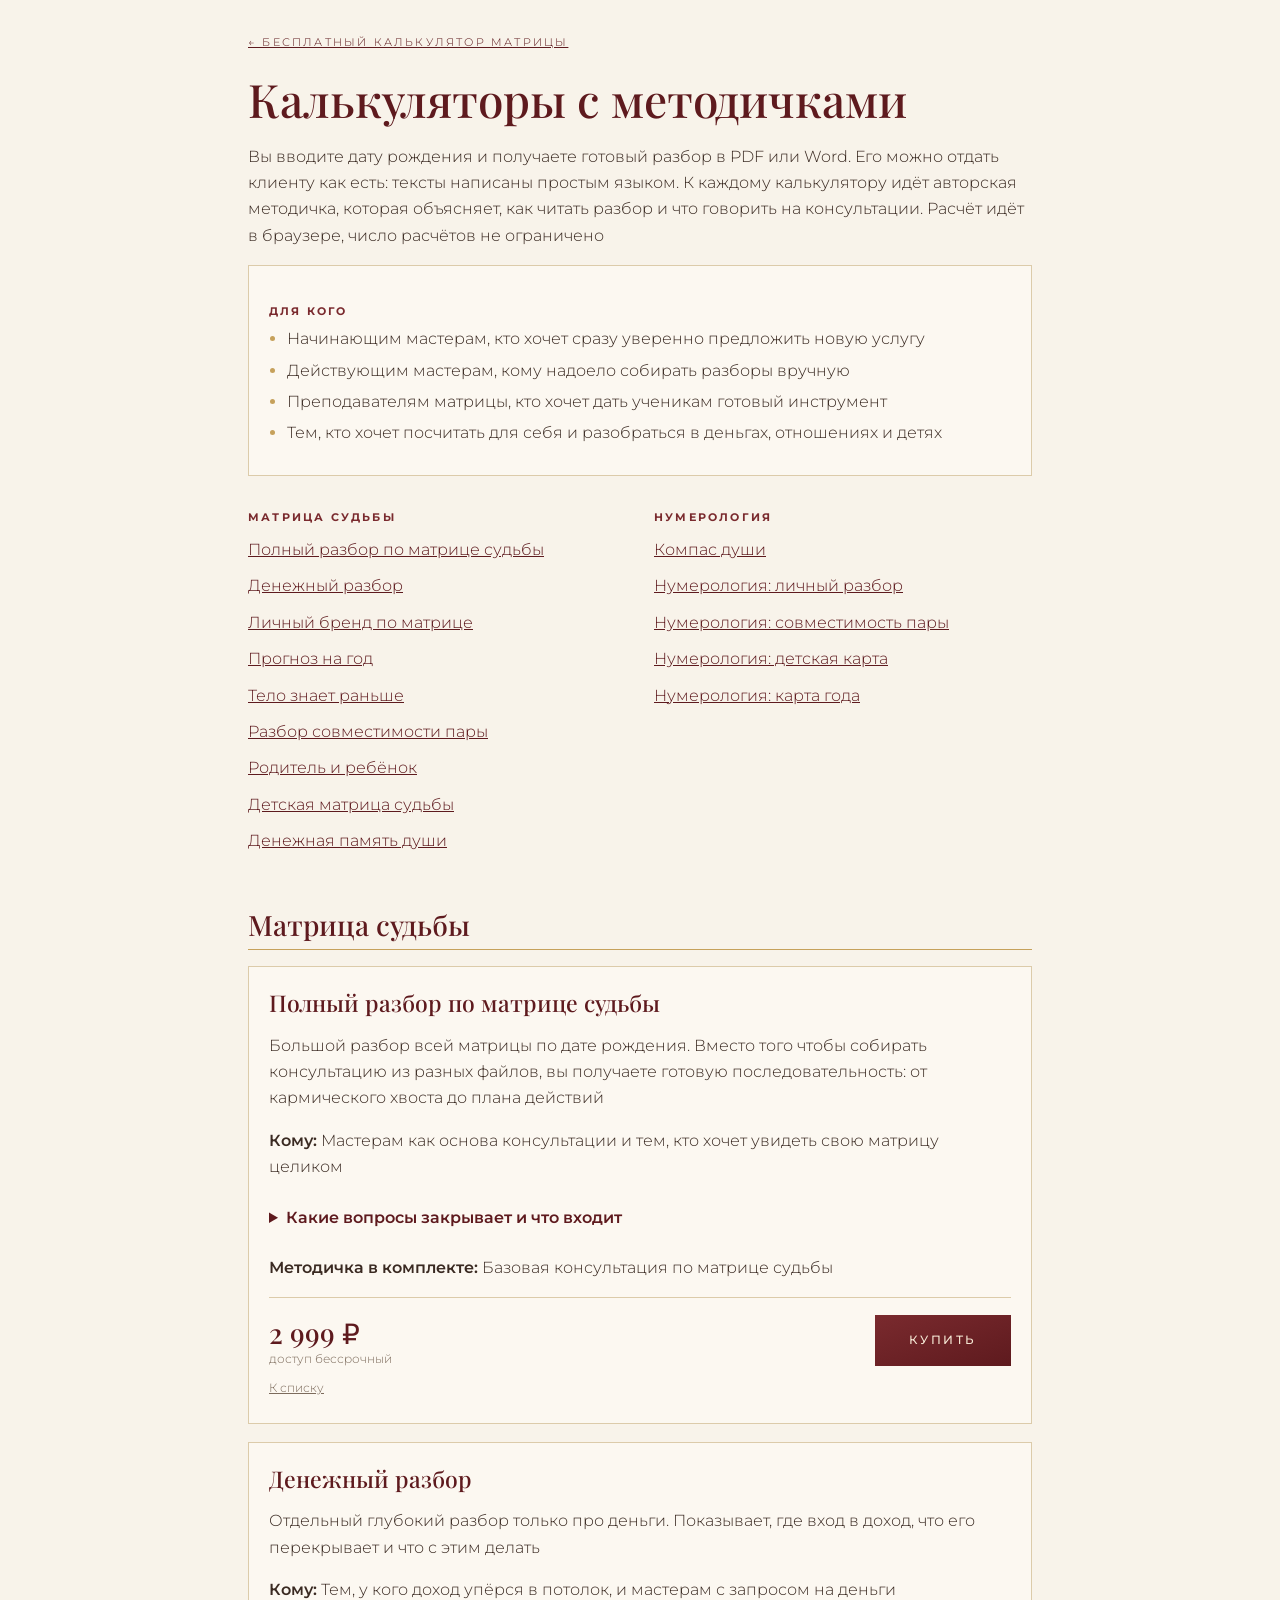
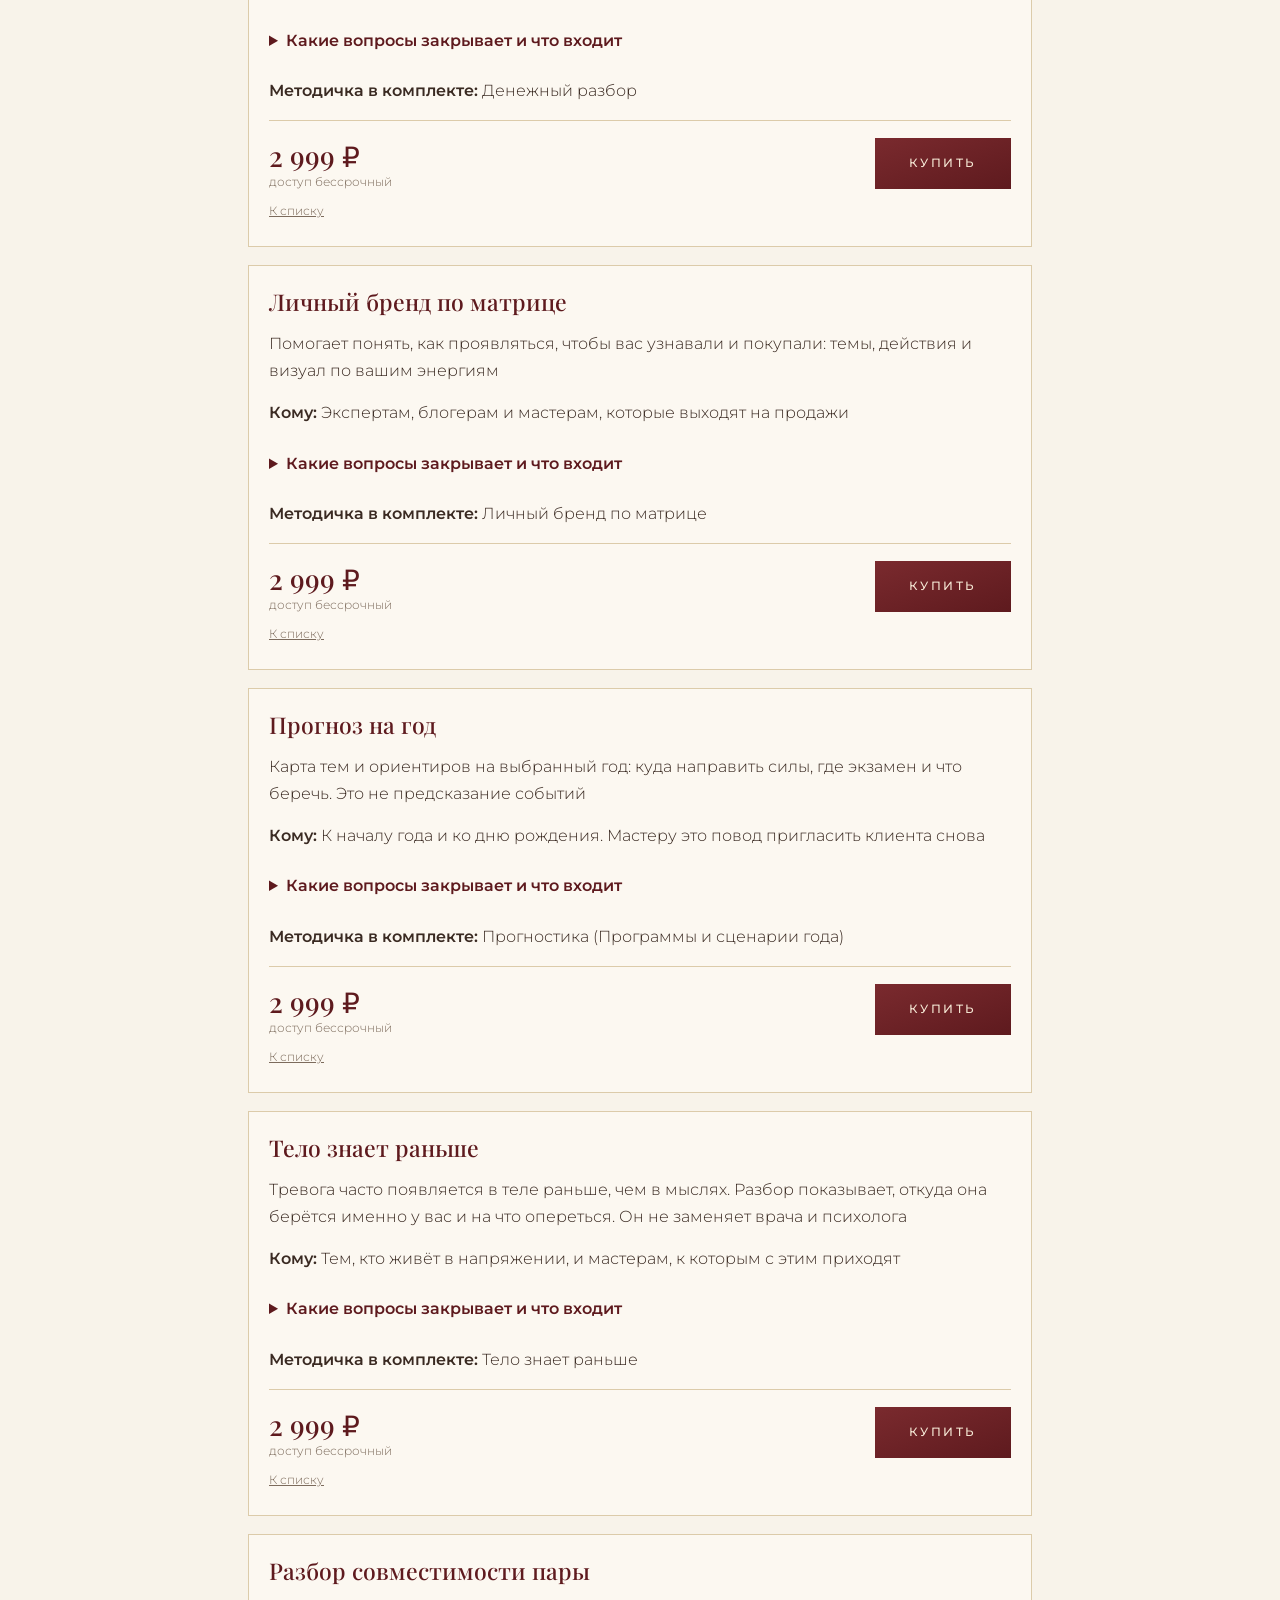
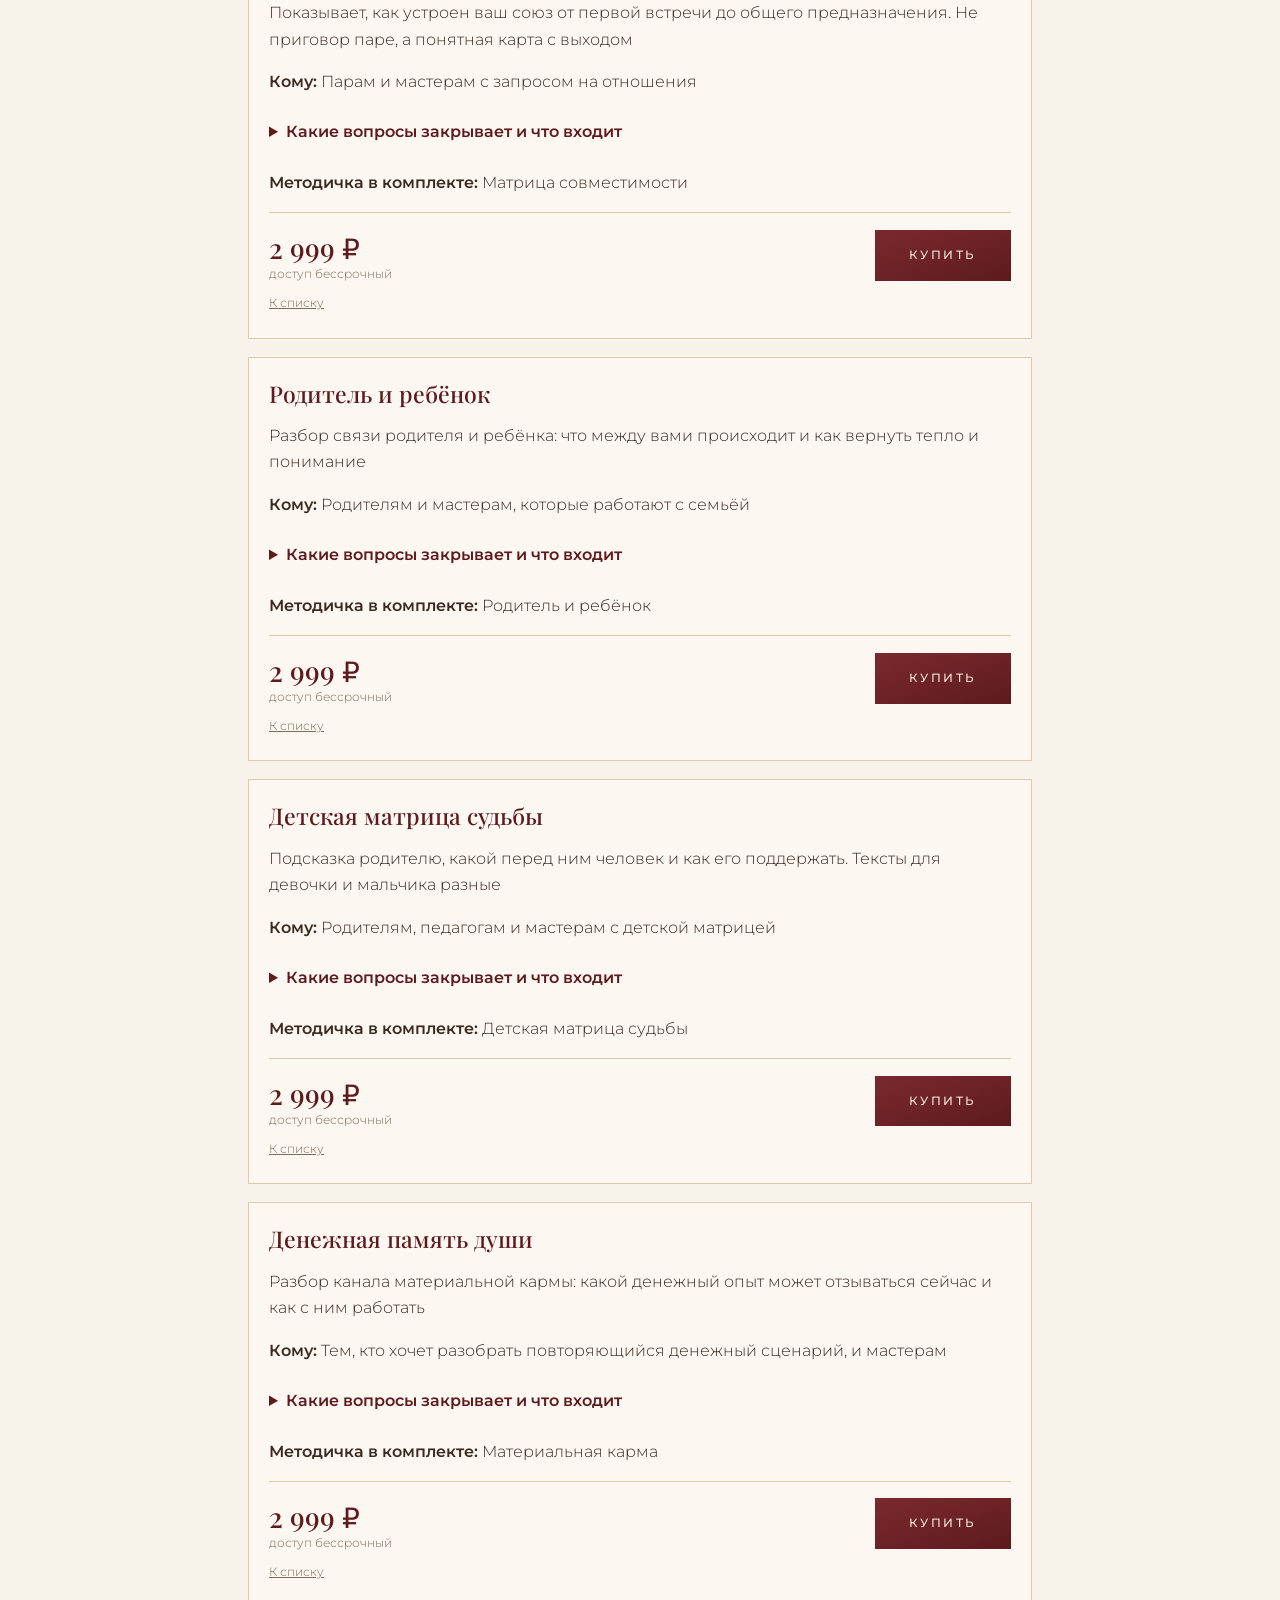
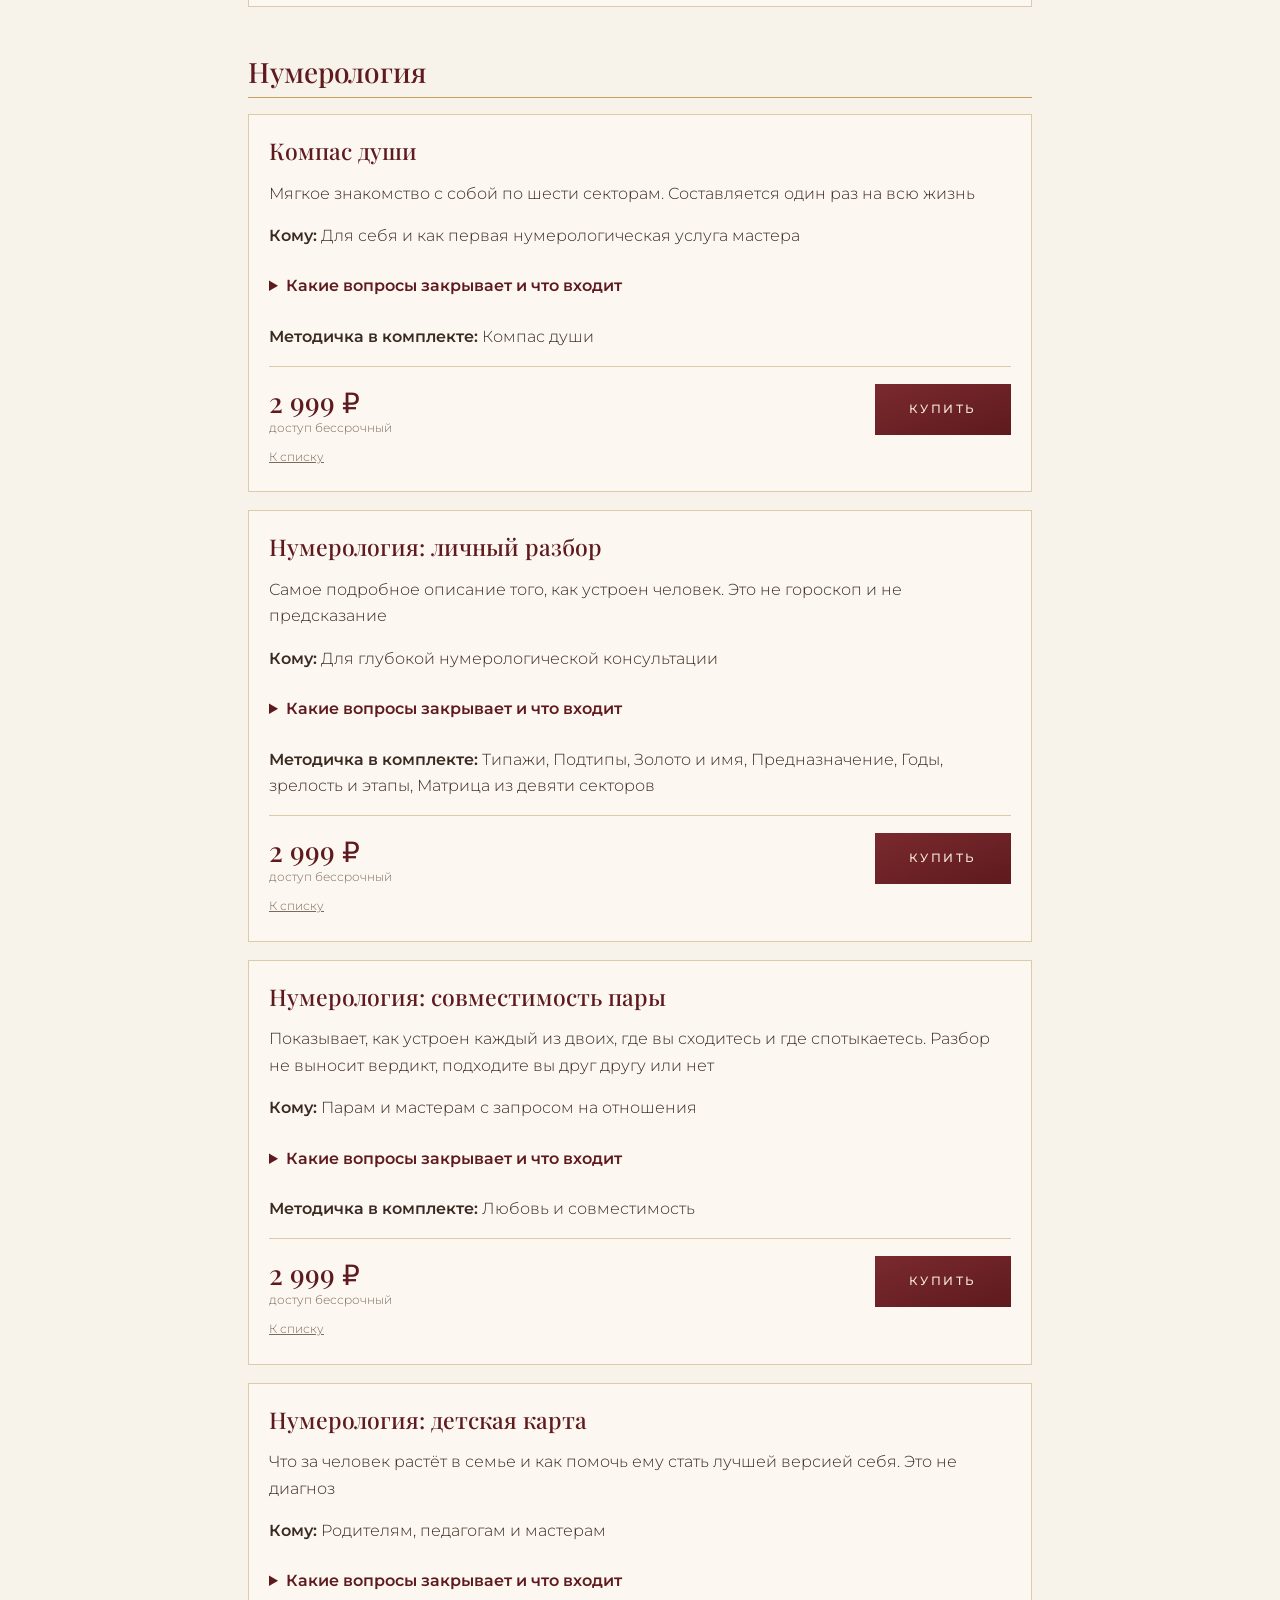
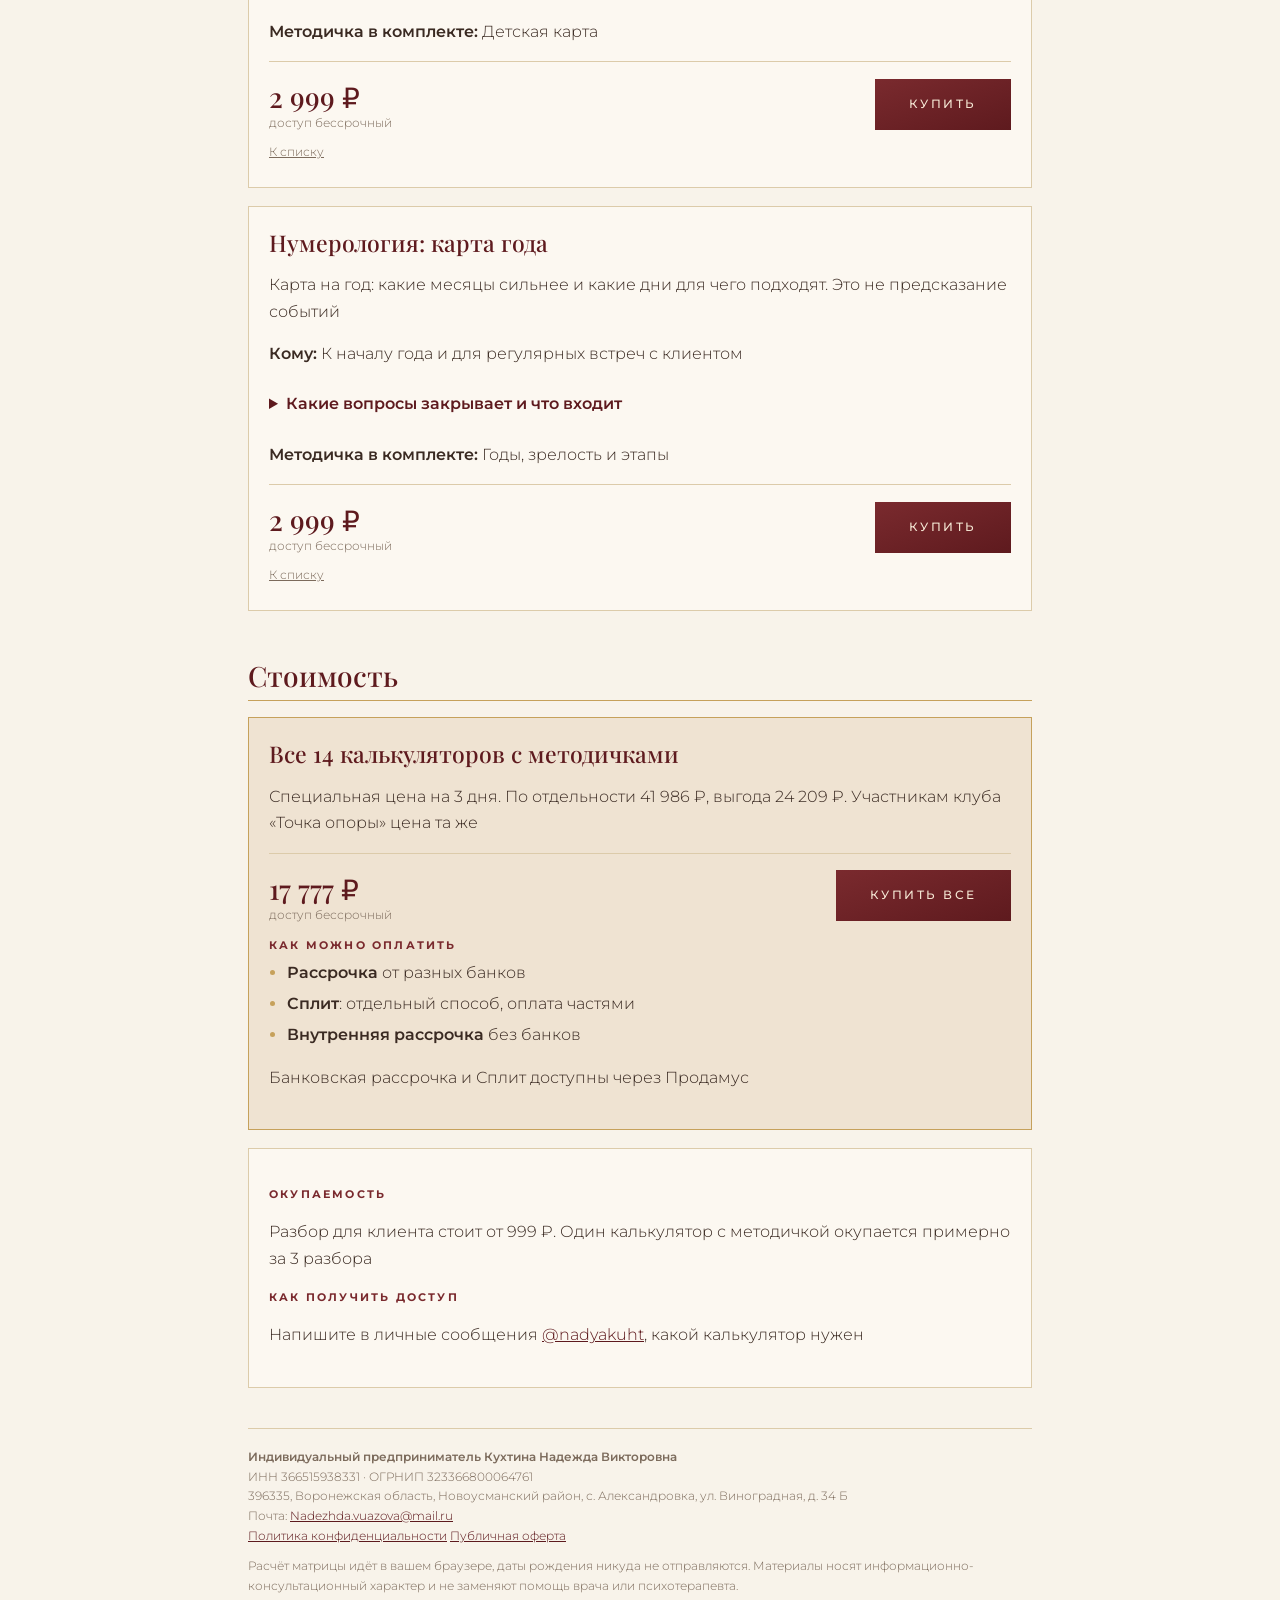
<file: kalkulyatory/index.html>
<!doctype html><html lang="ru"><head><meta charset="utf-8"><meta name="viewport" content="width=device-width,initial-scale=1">
<title>Калькуляторы с методичками: матрица судьбы и нумерология</title>
<meta name="description" content="14 калькуляторов матрицы судьбы и нумерологии с авторскими методичками: готовый разбор в PDF и Word, доступ бессрочный">
<link rel="canonical" href="https://matrica.nadezhdakukhtina.ru/kalkulyatory/">
<link href="https://fonts.googleapis.com/css2?family=Playfair+Display:wght@400;500;600&family=Montserrat:wght@300;400;500;600&display=swap&subset=cyrillic,latin" rel="stylesheet">
<style>
:root{--bg:#F8F3EA;--bg2:#EFE3D2;--card:#FCF8F1;--ink:#3A2A22;--ink2:#7C6B5C;--wine:#5E1A1E;--wine2:#7A2A2E;--gold:#C6A15B;--line:#DCCBAA}
*{box-sizing:border-box}html{scroll-behavior:smooth}body{margin:0;background:var(--bg);color:var(--ink);font:300 16px/1.65 Montserrat,sans-serif}
main{max-width:820px;margin:auto;padding:28px 18px 60px}h1,h2,h3{font-family:'Playfair Display',serif;font-weight:500;color:var(--wine);line-height:1.2;text-wrap:balance}
h1{font-size:clamp(30px,7vw,46px);margin:18px 0 12px}h2{font-size:28px;margin:48px 0 16px;border-bottom:1px solid var(--gold);padding-bottom:8px}h3{font-size:23px;margin:0 0 8px}
h4{font-size:11px;letter-spacing:.2em;text-transform:uppercase;color:var(--wine2);margin:14px 0 6px}a{color:var(--wine)}b{font-weight:600}
.back{font-size:11px;letter-spacing:.2em;text-transform:uppercase}
nav,.cols{display:grid;grid-template-columns:repeat(auto-fit,minmax(250px,1fr));gap:8px 28px}nav a{display:block;padding:5px 0}
article,.box{background:var(--card);border:1px solid var(--line);padding:22px 20px;margin:0 0 18px;scroll-margin-top:12px}
ul{padding-left:18px;margin:6px 0}li{margin-bottom:5px}li::marker{color:var(--gold)}summary{cursor:pointer;font-weight:600;color:var(--wine);padding:8px 0}
.buy{display:flex;flex-wrap:wrap;gap:14px;align-items:center;justify-content:space-between;border-top:1px solid var(--line);padding-top:16px}
.price{font:500 28px 'Playfair Display',serif;color:var(--wine)}.price small{display:block;font:300 12px Montserrat,sans-serif;color:var(--ink2)}
.btn{display:inline-block;background:linear-gradient(160deg,var(--wine2),var(--wine));color:#F6E9D6;padding:16px 34px;font-size:11.5px;font-weight:500;letter-spacing:.22em;text-transform:uppercase;text-decoration:none}
.up{display:inline-block;margin-top:12px;font-size:12px;color:var(--ink2)}
.pack{background:var(--bg2);border-color:var(--gold)}footer{font-size:12px;color:var(--ink2);border-top:1px solid var(--line);margin-top:40px;padding-top:18px}
@media(prefers-reduced-motion:reduce){html{scroll-behavior:auto}}
</style></head><body><main id="top">
<a class="back" href="/">← Бесплатный калькулятор матрицы</a>
<h1>Калькуляторы с методичками</h1>
<p>Вы вводите дату рождения и получаете готовый разбор в PDF или Word. Его можно отдать клиенту как есть: тексты написаны простым языком. К каждому калькулятору идёт авторская методичка, которая объясняет, как читать разбор и что говорить на консультации. Расчёт идёт в браузере, число расчётов не ограничено</p>
<div class="box"><h4>Для кого</h4><ul><li>Начинающим мастерам, кто хочет сразу уверенно предложить новую услугу</li><li>Действующим мастерам, кому надоело собирать разборы вручную</li><li>Преподавателям матрицы, кто хочет дать ученикам готовый инструмент</li><li>Тем, кто хочет посчитать для себя и разобраться в деньгах, отношениях и детях</li></ul></div>
<nav><div><h4>Матрица судьбы</h4><a href="#k1">Полный разбор по матрице судьбы</a><a href="#k2">Денежный разбор</a><a href="#k3">Личный бренд по матрице</a><a href="#k4">Прогноз на год</a><a href="#k5">Тело знает раньше</a><a href="#k6">Разбор совместимости пары</a><a href="#k7">Родитель и ребёнок</a><a href="#k8">Детская матрица судьбы</a><a href="#k9">Денежная память души</a></div><div><h4>Нумерология</h4><a href="#k10">Компас души</a><a href="#k11">Нумерология: личный разбор</a><a href="#k12">Нумерология: совместимость пары</a><a href="#k13">Нумерология: детская карта</a><a href="#k14">Нумерология: карта года</a></div></nav>
<h2 class="grp">Матрица судьбы</h2><article id="k1"><h3>Полный разбор по матрице судьбы</h3><p class="why">Большой разбор всей матрицы по дате рождения. Вместо того чтобы собирать консультацию из разных файлов, вы получаете готовую последовательность: от кармического хвоста до плана действий</p><p class="who"><b>Кому:</b> Мастерам как основа консультации и тем, кто хочет увидеть свою матрицу целиком</p>
<details><summary>Какие вопросы закрывает и что входит</summary><div class="cols"><div><h4>Вопросы</h4><ul><li>Какие сценарии тянутся из прошлого?</li><li>Какая у меня базовая энергия и на что я могу опереться?</li><li>Чем я наполняюсь и что меня истощает?</li><li>Как у меня идут деньги и что их запускает?</li><li>Почему отношения складываются именно так?</li><li>В чём мои таланты и зачем пришла душа?</li><li>Что досталось от рода и что происходит между родителями и детьми?</li><li>Что ждёт в ближайший год и с чего начать?</li></ul></div><div><h4>Что входит</h4><ul><li>Матрица в цифрах</li><li>Кармический хвост</li><li>Точки Г, А, Б, Д и В: провокация души, визитная карточка, связь с Высшим, зона комфорта, задачи и камень преткновения</li><li>Деньги: денежный канал, материальная карма, что запускает поток</li><li>Канал отношений и духовно-творческая карма</li><li>Предназначения, задачи рода, детско-родительская карма</li><li>Подсознательные программы</li><li>Ближайший год: четыре отрезка</li><li>План и итог: с чего начать и что взять с собой</li></ul></div></div>
<p><b>Вводите:</b> дату рождения, пол, имя по желанию</p></details>
<p><b>Методичка в комплекте:</b> Базовая консультация по матрице судьбы</p>
<div class="buy"><span class="price">2 999 ₽<small>доступ бессрочный</small></span><a class="btn" href="https://t.me/nadyakuht" target="_blank" rel="noopener">Купить</a></div><a class="up" href="#top">К списку</a></article><article id="k2"><h3>Денежный разбор</h3><p class="why">Отдельный глубокий разбор только про деньги. Показывает, где вход в доход, что его перекрывает и что с этим делать</p><p class="who"><b>Кому:</b> Тем, у кого доход упёрся в потолок, и мастерам с запросом на деньги</p>
<details><summary>Какие вопросы закрывает и что входит</summary><div class="cols"><div><h4>Вопросы</h4><ul><li>Почему я стараюсь, а деньги не складываются?</li><li>Что мешает и чего я в себе не замечаю?</li><li>Через что ко мне приходят деньги и где большой заработок?</li><li>Где мой финансовый потолок и откуда он взялся?</li><li>В какой сфере мне зарабатывать?</li><li>Какие денежные установки и долги идут из рода?</li><li>Как встроить это в жизнь?</li></ul></div><div><h4>Что входит</h4><ul><li>Главная тема: энергия, которая повторяется</li><li>Пять точек денежного блока: камень преткновения, слепое пятно, вход в денежный канал, большой заработок, точка баланса</li><li>Семь ключей: детский, социальный и миллионный потолок, сфера, родовая ошибка, два предназначения</li><li>Установки и долги</li><li>Родовой код</li><li>Три способа внедрения: внутри своей работы, второе направление, через интерес</li><li>План на две недели, слова-коды и быстрые шаги</li></ul></div></div>
<p><b>Вводите:</b> дату рождения, пол, имя по желанию</p></details>
<p><b>Методичка в комплекте:</b> Денежный разбор</p>
<div class="buy"><span class="price">2 999 ₽<small>доступ бессрочный</small></span><a class="btn" href="https://t.me/nadyakuht" target="_blank" rel="noopener">Купить</a></div><a class="up" href="#top">К списку</a></article><article id="k3"><h3>Личный бренд по матрице</h3><p class="why">Помогает понять, как проявляться, чтобы вас узнавали и покупали: темы, действия и визуал по вашим энергиям</p><p class="who"><b>Кому:</b> Экспертам, блогерам и мастерам, которые выходят на продажи</p>
<details><summary>Какие вопросы закрывает и что входит</summary><div class="cols"><div><h4>Вопросы</h4><ul><li>О чём мне говорить в блоге?</li><li>Как мне выглядеть и какая у меня палитра?</li><li>Почему блог есть, а движения или продаж нет?</li><li>Что у меня блокирует деньги?</li><li>Какие конкретные действия делать?</li></ul></div><div><h4>Что входит</h4><ul><li>Пять запросов на выбор: новый блог, давний блог, новый блог на заработок, давний блог с малыми продажами, только продажи</li><li>Весь разбор на одной странице</li><li>Каждая ваша энергия отдельно: проявление в бренде, темы, действия, визуал с палитрой и кодами цветов, фото стиля одежды</li><li>Теневая сторона и то, что блокирует деньги, там, где это нужно по запросу</li><li>Итог: что взять с собой</li></ul></div></div>
<p><b>Вводите:</b> дату рождения, пол, запрос, имя по желанию</p></details>
<p><b>Методичка в комплекте:</b> Личный бренд по матрице</p>
<div class="buy"><span class="price">2 999 ₽<small>доступ бессрочный</small></span><a class="btn" href="https://t.me/nadyakuht" target="_blank" rel="noopener">Купить</a></div><a class="up" href="#top">К списку</a></article><article id="k4"><h3>Прогноз на год</h3><p class="why">Карта тем и ориентиров на выбранный год: куда направить силы, где экзамен и что беречь. Это не предсказание событий</p><p class="who"><b>Кому:</b> К началу года и ко дню рождения. Мастеру это повод пригласить клиента снова</p>
<details><summary>Какие вопросы закрывает и что входит</summary><div class="cols"><div><h4>Вопросы</h4><ul><li>Какая главная тема моего года и что будет, если её игнорировать?</li><li>Где мой ресурс и что может быть трудно?</li><li>Что с деньгами и реализацией?</li><li>Что с любовью и отношениями?</li><li>Какой главный экзамен и уроки года?</li><li>На что обратить внимание в теле, в отношениях с родителями, детьми и родом?</li><li>Чем отличается время до дня рождения и после?</li></ul></div><div><h4>Что входит</h4><ul><li>Матрица года и базовые качества</li><li>Пять точек года и энергия года</li><li>Деньги и реализация: три энергии канала</li><li>Любовь и отношения</li><li>Главный экзамен и уроки</li><li>Вдохновение и идеи года</li><li>Здоровье и тело, родители, род, дети, предназначения</li><li>Энергии каждого месяца</li></ul></div></div>
<p><b>Вводите:</b> дату рождения, год прогноза, пол, имя по желанию</p></details>
<p><b>Методичка в комплекте:</b> Прогностика (Программы и сценарии года)</p>
<div class="buy"><span class="price">2 999 ₽<small>доступ бессрочный</small></span><a class="btn" href="https://t.me/nadyakuht" target="_blank" rel="noopener">Купить</a></div><a class="up" href="#top">К списку</a></article><article id="k5"><h3>Тело знает раньше</h3><p class="why">Тревога часто появляется в теле раньше, чем в мыслях. Разбор показывает, откуда она берётся именно у вас и на что опереться. Он не заменяет врача и психолога</p><p class="who"><b>Кому:</b> Тем, кто живёт в напряжении, и мастерам, к которым с этим приходят</p>
<details><summary>Какие вопросы закрывает и что входит</summary><div class="cols"><div><h4>Вопросы</h4><ul><li>Почему мне тревожно без видимой причины?</li><li>По каким фразам и реакциям я узнаю свою тревогу?</li><li>Что меня успокаивает и на что опереться?</li><li>Что меня наполняет?</li><li>Какие практики подходят именно мне?</li></ul></div><div><h4>Что входит</h4><ul><li>Расчёт Муладхары и Сахасрары</li><li>Ваш ключ: в плюсе, в минусе, уровни развития, что делать, вопросы на проверку</li><li>Три энергии Муладхары: как узнаётся тревога, практики и слова-коды</li><li>Сахасрара: ваш ресурс и три вопроса для вечера</li><li>Итог и опора для глубокого уровня</li></ul></div></div>
<p><b>Вводите:</b> дату рождения, пол, имя по желанию</p></details>
<p><b>Методичка в комплекте:</b> Тело знает раньше</p>
<div class="buy"><span class="price">2 999 ₽<small>доступ бессрочный</small></span><a class="btn" href="https://t.me/nadyakuht" target="_blank" rel="noopener">Купить</a></div><a class="up" href="#top">К списку</a></article><article id="k6"><h3>Разбор совместимости пары</h3><p class="why">Показывает, как устроен ваш союз от первой встречи до общего предназначения. Не приговор паре, а понятная карта с выходом</p><p class="who"><b>Кому:</b> Парам и мастерам с запросом на отношения</p>
<details><summary>Какие вопросы закрывает и что входит</summary><div class="cols"><div><h4>Вопросы</h4><ul><li>Зачем мы встретились?</li><li>Как мы решились быть вместе?</li><li>О чём мы говорим и о чём молчим?</li><li>Что наполняет пару и что опустошает?</li><li>Что с общим делом, близостью и детьми?</li><li>Чего союз ждёт от мужчины и от женщины?</li><li>Какие уроки повторяются и к чему мы идём?</li><li>Что сделать, чтобы стало легче?</li></ul></div><div><h4>Что входит</h4><ul><li>Матрица совместимости, семерица духа и код пары</li><li>Позиции: встреча, узнавание, решение, выяснение отношений, разговоры и молчание, зона комфорта</li><li>Общее дело, интимная сфера, родительские задачи, задачи каждого</li><li>Материальная карма, карма прошлой жизни, два предназначения и единство</li><li>В позициях позитивный и негативный сценарий</li><li>Рекомендации и практики: для себя, вдвоём, что сказать вслух, слова-коды и что делать, если партнёр не включился</li></ul></div></div>
<p><b>Вводите:</b> две даты рождения, имена по желанию</p></details>
<p><b>Методичка в комплекте:</b> Матрица совместимости</p>
<div class="buy"><span class="price">2 999 ₽<small>доступ бессрочный</small></span><a class="btn" href="https://t.me/nadyakuht" target="_blank" rel="noopener">Купить</a></div><a class="up" href="#top">К списку</a></article><article id="k7"><h3>Родитель и ребёнок</h3><p class="why">Разбор связи родителя и ребёнка: что между вами происходит и как вернуть тепло и понимание</p><p class="who"><b>Кому:</b> Родителям и мастерам, которые работают с семьёй</p>
<details><summary>Какие вопросы закрывает и что входит</summary><div class="cols"><div><h4>Вопросы</h4><ul><li>Как начиналась наша связь и как мы привыкали друг к другу?</li><li>В чём её смысл?</li><li>О чём мы говорим и о чём молчим?</li><li>Что нас наполняет?</li><li>Что ребёнок унесёт из дома?</li><li>Что требуется от родителя и что эта связь даёт ребёнку?</li><li>Что повторяется в роду?</li></ul></div><div><h4>Что входит</h4><ul><li>Матрица совместимости и семерица духа</li><li>Начало связи, привыкание, смысл связи</li><li>Разговоры, молчание, зона комфорта семьи</li><li>Что ребёнок унесёт из дома, задача родителя, дар для ребёнка</li><li>Материальная карма, родовые повторы, два предназначения связи</li><li>Позитивный и негативный сценарий, рекомендации и следующий шаг</li></ul></div></div>
<p><b>Вводите:</b> даты и имена родителя и ребёнка</p></details>
<p><b>Методичка в комплекте:</b> Родитель и ребёнок</p>
<div class="buy"><span class="price">2 999 ₽<small>доступ бессрочный</small></span><a class="btn" href="https://t.me/nadyakuht" target="_blank" rel="noopener">Купить</a></div><a class="up" href="#top">К списку</a></article><article id="k8"><h3>Детская матрица судьбы</h3><p class="why">Подсказка родителю, какой перед ним человек и как его поддержать. Тексты для девочки и мальчика разные</p><p class="who"><b>Кому:</b> Родителям, педагогам и мастерам с детской матрицей</p>
<details><summary>Какие вопросы закрывает и что входит</summary><div class="cols"><div><h4>Вопросы</h4><ul><li>Какой у меня ребёнок?</li><li>Что его наполняет и что выводит из равновесия?</li><li>Какие у него таланты?</li><li>В какие игры, кружки и секции вести?</li><li>Как складываются отношения с родителями?</li><li>На что обратить внимание в воспитании и какие уроки проходит душа?</li></ul></div><div><h4>Что входит</h4><ul><li>Пять точек ребёнка</li><li>Яркие качества</li><li>Наполнение и равновесие</li><li>Отношения родителя и ребёнка</li><li>Таланты и связь с Высшим</li><li>Игры, кружки и секции</li><li>Задачи и уроки души</li><li>Итог: что взять с собой</li></ul></div></div>
<p><b>Вводите:</b> дату рождения ребёнка, пол, имя по желанию</p></details>
<p><b>Методичка в комплекте:</b> Детская матрица судьбы</p>
<div class="buy"><span class="price">2 999 ₽<small>доступ бессрочный</small></span><a class="btn" href="https://t.me/nadyakuht" target="_blank" rel="noopener">Купить</a></div><a class="up" href="#top">К списку</a></article><article id="k9"><h3>Денежная память души</h3><p class="why">Разбор канала материальной кармы: какой денежный опыт может отзываться сейчас и как с ним работать</p><p class="who"><b>Кому:</b> Тем, кто хочет разобрать повторяющийся денежный сценарий, и мастерам</p>
<details><summary>Какие вопросы закрывает и что входит</summary><div class="cols"><div><h4>Вопросы</h4><ul><li>Почему один и тот же денежный сценарий повторяется?</li><li>Как ко мне приходит достаток и где возникает перекос?</li><li>Какой опыт душа могла проживать раньше?</li><li>Что делать на этой неделе?</li></ul></div><div><h4>Что входит</h4><ul><li>Что такое материальная карма</li><li>Три энергии вашего канала</li><li>По каждой: примеры из жизни, вопросы к себе, прошлый опыт души, техника признания и принятия, неделя практик</li><li>Библиотека практик</li><li>Итог: что взять с собой</li></ul></div></div>
<p><b>Вводите:</b> дату рождения, пол, имя по желанию</p></details>
<p><b>Методичка в комплекте:</b> Материальная карма</p>
<div class="buy"><span class="price">2 999 ₽<small>доступ бессрочный</small></span><a class="btn" href="https://t.me/nadyakuht" target="_blank" rel="noopener">Купить</a></div><a class="up" href="#top">К списку</a></article><h2 class="grp">Нумерология</h2><article id="k10"><h3>Компас души</h3><p class="why">Мягкое знакомство с собой по шести секторам. Составляется один раз на всю жизнь</p><p class="who"><b>Кому:</b> Для себя и как первая нумерологическая услуга мастера</p>
<details><summary>Какие вопросы закрывает и что входит</summary><div class="cols"><div><h4>Вопросы</h4><ul><li>Как я отношусь к себе?</li><li>Чему учусь через людей?</li><li>Что мне дано от рождения?</li><li>Какой опыт мне нужен и каким путём идти?</li><li>Какая планета стоит за моим числом?</li><li>Как вернуться в баланс?</li></ul></div><div><h4>Что входит</h4><ul><li>Шесть секторов: Душа, Карма, Дары, Судьба, Путь, Планета</li><li>Вопросы для размышления</li><li>Практика на баланс</li></ul></div></div>
<p><b>Вводите:</b> дату рождения, имя по желанию</p></details>
<p><b>Методичка в комплекте:</b> Компас души</p>
<div class="buy"><span class="price">2 999 ₽<small>доступ бессрочный</small></span><a class="btn" href="https://t.me/nadyakuht" target="_blank" rel="noopener">Купить</a></div><a class="up" href="#top">К списку</a></article><article id="k11"><h3>Нумерология: личный разбор</h3><p class="why">Самое подробное описание того, как устроен человек. Это не гороскоп и не предсказание</p><p class="who"><b>Кому:</b> Для глубокой нумерологической консультации</p>
<details><summary>Какие вопросы закрывает и что входит</summary><div class="cols"><div><h4>Вопросы</h4><ul><li>Какие у меня главные качества, где светлая сторона и тень?</li><li>Какой у меня второй характер?</li><li>Что меня мотивирует?</li><li>В чём предназначение, кармическая и родовая задача?</li><li>Какой я в паре, в деле, с деньгами и как родитель?</li><li>На каком жизненном этапе я сейчас?</li><li>Что делать с отдыхом и телом?</li></ul></div><div><h4>Что входит</h4><ul><li>Ваши числа и повторы</li><li>Типаж и раздел для женщины или мужчины</li><li>Подтип по дню рождения</li><li>Мотивация и имя (с фамилией, именем и отчеством)</li><li>Предназначение, кармическая и родовая задача</li><li>Четыре жизненных этапа, текущий год и календарь на год вперёд</li><li>Матрица рождения из девяти секторов</li><li>Личные рекомендации и ритуал на месяц</li><li>Взгляд астролога по желанию</li></ul></div></div>
<p><b>Вводите:</b> дату рождения, пол, ФИО по желанию</p></details>
<p><b>Методичка в комплекте:</b> Типажи, Подтипы, Золото и имя, Предназначение, Годы, зрелость и этапы, Матрица из девяти секторов</p>
<div class="buy"><span class="price">2 999 ₽<small>доступ бессрочный</small></span><a class="btn" href="https://t.me/nadyakuht" target="_blank" rel="noopener">Купить</a></div><a class="up" href="#top">К списку</a></article><article id="k12"><h3>Нумерология: совместимость пары</h3><p class="why">Показывает, как устроен каждый из двоих, где вы сходитесь и где спотыкаетесь. Разбор не выносит вердикт, подходите вы друг другу или нет</p><p class="who"><b>Кому:</b> Парам и мастерам с запросом на отношения</p>
<details><summary>Какие вопросы закрывает и что входит</summary><div class="cols"><div><h4>Вопросы</h4><ul><li>Какой каждый из нас в отношениях?</li><li>Из-за чего мы ссоримся?</li><li>Как встречаются наши личные годы?</li><li>Какие кризисы бывают у каждого и у пары?</li><li>Что сделать уже на этой неделе?</li></ul></div><div><h4>Что входит</h4><ul><li>Типаж и подтип каждого</li><li>Мотивация каждого (с ФИО обоих)</li><li>Код любви (с датой начала союза)</li><li>Ваш союз: сцена из жизни, типичная ссора, шаг на неделю</li><li>Личные годы и кризисные возрасты</li><li>Кризисы пары по годам (с датой начала союза)</li><li>Практики для двоих и итог</li></ul></div></div>
<p><b>Вводите:</b> даты и пол двоих, ФИО и дату начала союза по желанию</p></details>
<p><b>Методичка в комплекте:</b> Любовь и совместимость</p>
<div class="buy"><span class="price">2 999 ₽<small>доступ бессрочный</small></span><a class="btn" href="https://t.me/nadyakuht" target="_blank" rel="noopener">Купить</a></div><a class="up" href="#top">К списку</a></article><article id="k13"><h3>Нумерология: детская карта</h3><p class="why">Что за человек растёт в семье и как помочь ему стать лучшей версией себя. Это не диагноз</p><p class="who"><b>Кому:</b> Родителям, педагогам и мастерам</p>
<details><summary>Какие вопросы закрывает и что входит</summary><div class="cols"><div><h4>Вопросы</h4><ul><li>Кто пришёл в нашу семью и что ему нужно от меня?</li><li>Где нам будет трудно?</li><li>Как он будет расти по возрастам?</li><li>Что он может переживать внутри и как это проверить?</li><li>Как помогать с учёбой, друзьями и эмоциями?</li><li>Как хвалить и ставить границы?</li></ul></div><div><h4>Что входит</h4><ul><li>Типаж и подтип ребёнка</li><li>Путь по возрастам и три типичные ситуации</li><li>Личный год и возрастные рубежи</li><li>Семья: типажи мамы и папы, порядок рождения</li><li>Подсознательные установки</li><li>Советы родителям: учёба, друзья, эмоции, здоровье, деньги, похвала, границы, тридцать дней вместе</li></ul></div></div>
<p><b>Вводите:</b> имя, дату и пол ребёнка, даты родителей и порядок рождения по желанию</p></details>
<p><b>Методичка в комплекте:</b> Детская карта</p>
<div class="buy"><span class="price">2 999 ₽<small>доступ бессрочный</small></span><a class="btn" href="https://t.me/nadyakuht" target="_blank" rel="noopener">Купить</a></div><a class="up" href="#top">К списку</a></article><article id="k14"><h3>Нумерология: карта года</h3><p class="why">Карта на год: какие месяцы сильнее и какие дни для чего подходят. Это не предсказание событий</p><p class="who"><b>Кому:</b> К началу года и для регулярных встреч с клиентом</p>
<details><summary>Какие вопросы закрывает и что входит</summary><div class="cols"><div><h4>Вопросы</h4><ul><li>Какая тема моего года?</li><li>Где я нахожусь на своём пути?</li><li>Когда начинать, договариваться, зарабатывать и отдыхать?</li><li>Подходит ли дата для сделки, свадьбы или поездки?</li><li>Какой год у мамы и папы?</li><li>Что с деньгами в этом году?</li></ul></div><div><h4>Что входит</h4><ul><li>Этапы жизни, число зрелости, девятилетний цикл, прошлый и следующий год</li><li>Универсальное число года</li><li>Тема года, личный год и дополнительная вибрация</li><li>Прогноз по месяцам и таблица дней по задачам</li><li>Разбор важных дат</li><li>Год близких</li><li>Рекомендации, деньги на год и ритуалы</li><li>Взгляд астролога по желанию</li></ul></div></div>
<p><b>Вводите:</b> дату рождения, пол, год прогноза, важные даты и даты родителей по желанию</p></details>
<p><b>Методичка в комплекте:</b> Годы, зрелость и этапы</p>
<div class="buy"><span class="price">2 999 ₽<small>доступ бессрочный</small></span><a class="btn" href="https://t.me/nadyakuht" target="_blank" rel="noopener">Купить</a></div><a class="up" href="#top">К списку</a></article>
<h2 id="cena">Стоимость</h2>
<article class="pack"><h3>Все 14 калькуляторов с методичками</h3><p>Специальная цена на 3 дня. По отдельности 41 986 ₽, выгода 24 209 ₽. Участникам клуба «Точка опоры» цена та же</p>
<div class="buy"><span class="price">17 777 ₽<small>доступ бессрочный</small></span><a class="btn" href="https://t.me/nadyakuht" target="_blank" rel="noopener">Купить все</a></div><h4>Как можно оплатить</h4><ul><li><b>Рассрочка</b> от разных банков</li><li><b>Сплит</b>: отдельный способ, оплата частями</li><li><b>Внутренняя рассрочка</b> без банков</li></ul><p>Банковская рассрочка и Сплит доступны через Продамус</p></article>
<div class="box"><h4>Окупаемость</h4><p>Разбор для клиента стоит от 999 ₽. Один калькулятор с методичкой окупается примерно за 3 разбора</p>
<h4>Как получить доступ</h4><p>Напишите в личные сообщения <a href="https://t.me/nadyakuht" target="_blank" rel="noopener">@nadyakuht</a>, какой калькулятор нужен</p></div>
<footer class="mx-legal">
      <b>Индивидуальный предприниматель Кухтина Надежда Викторовна</b><br>
      ИНН 366515938331 · ОГРНИП 323366800064761<br>
      396335, Воронежская область, Новоусманский район, с. Александровка, ул. Виноградная, д. 34 Б<br>
      Почта: <a href="mailto:Nadezhda.vuazova@mail.ru">Nadezhda.vuazova@mail.ru</a>
      <div class="mx-legal-links">
        <a href="/politika.html">Политика конфиденциальности</a>
        <a href="/oferta.html" target="_blank" rel="noopener">Публичная оферта</a>
      </div>
      <div style="margin-top:10px">Расчёт матрицы идёт в вашем браузере, даты рождения никуда не отправляются. Материалы носят информационно-консультационный характер и не заменяют помощь врача или психотерапевта.</div>
    </footer>
</main></body></html>
</file>
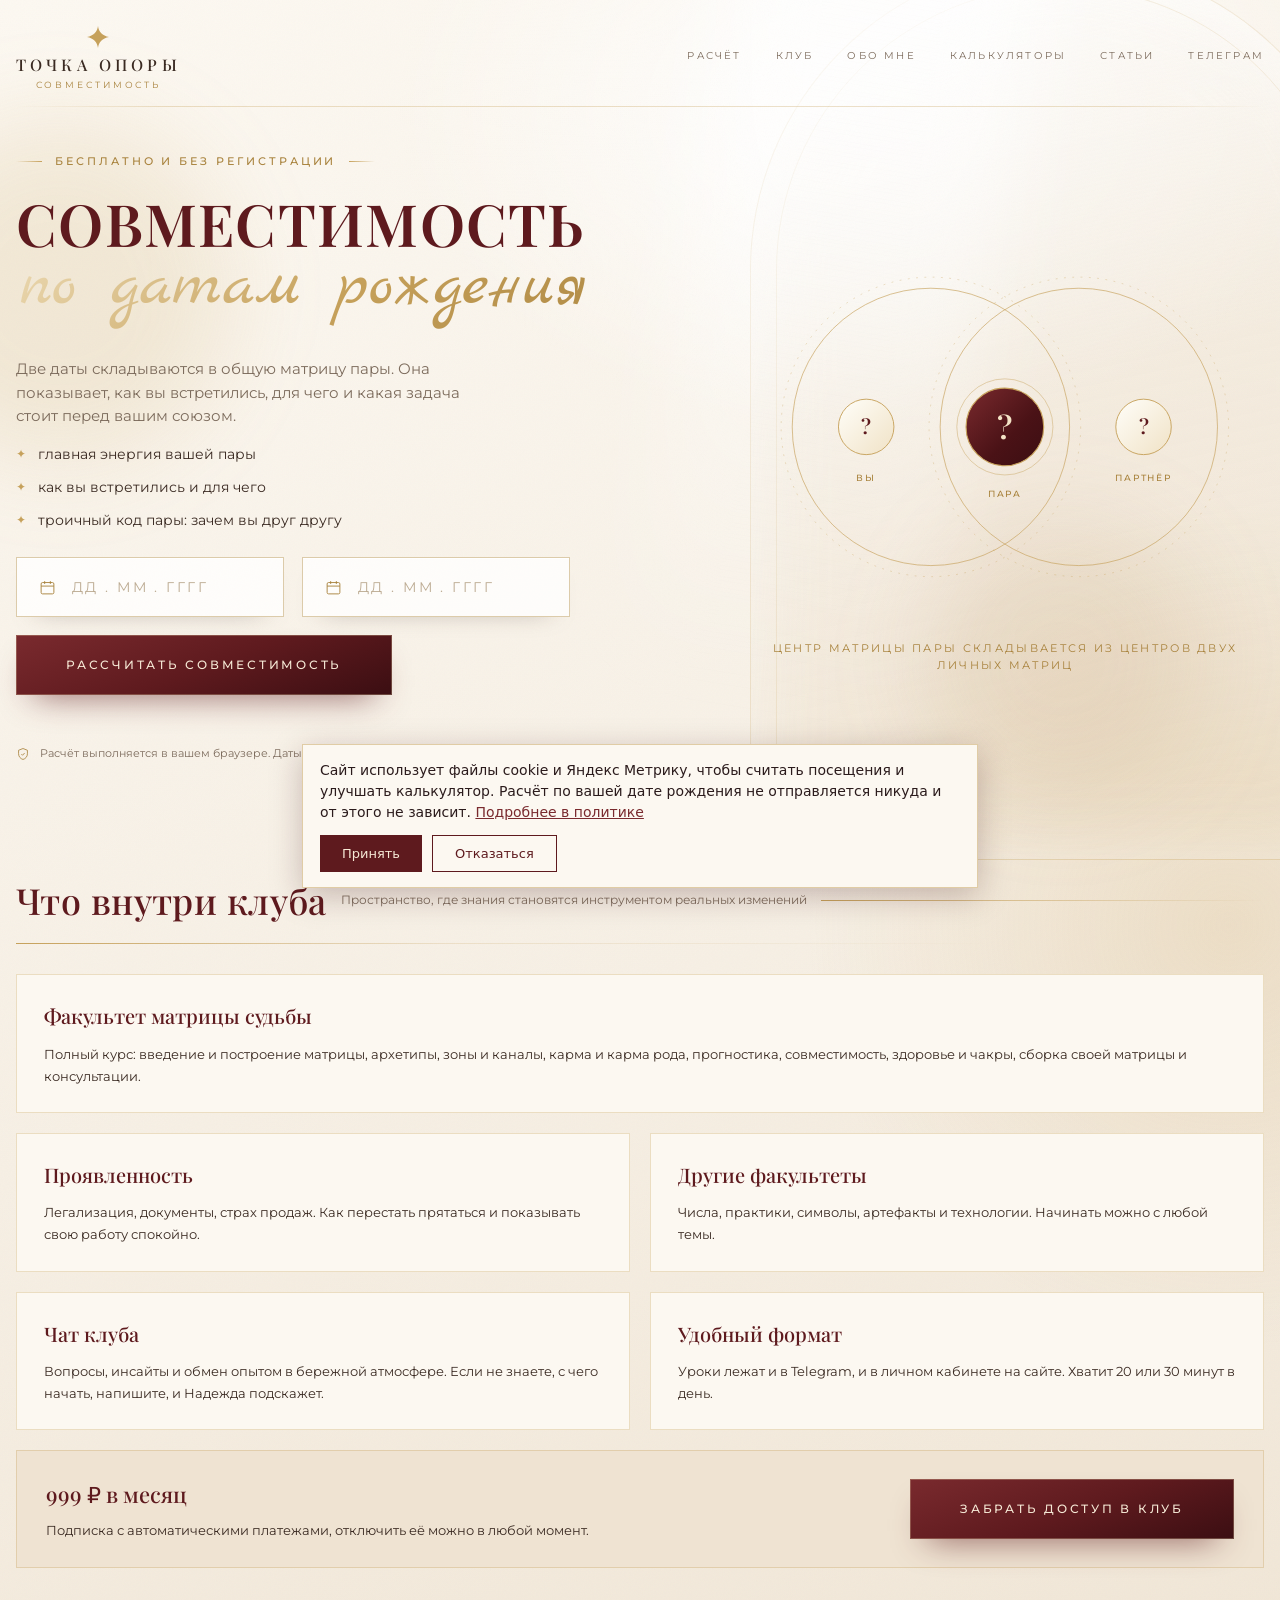
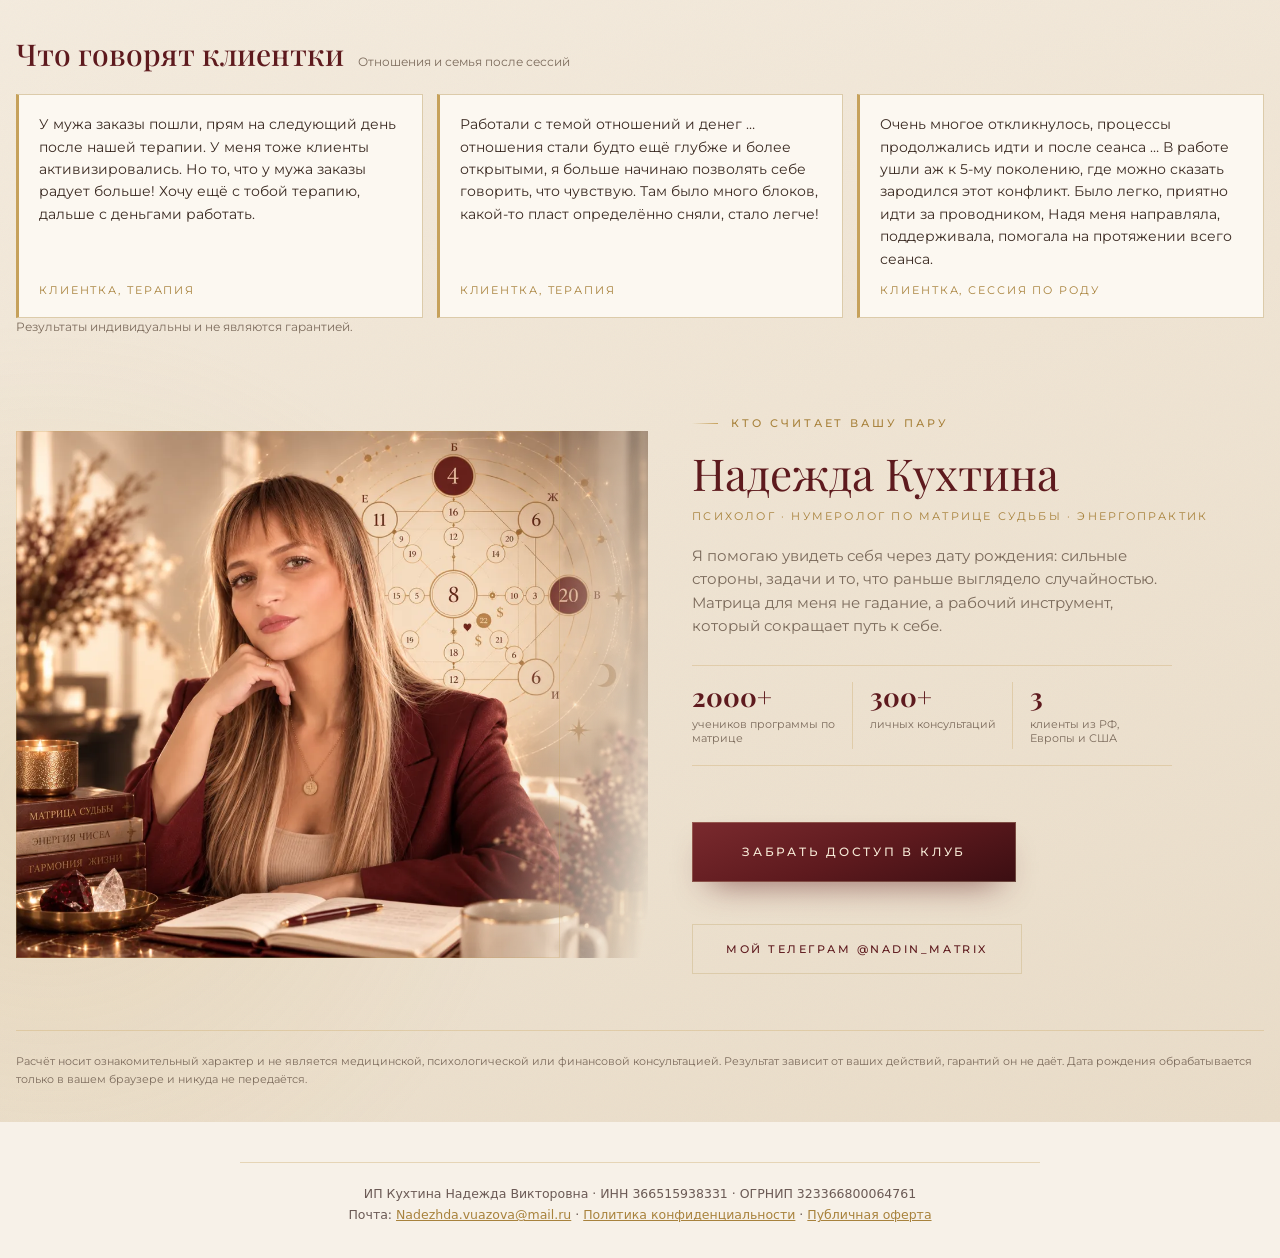
<file: para/index.html>
<!DOCTYPE html>
<html lang="ru">
<head>
<meta charset="utf-8">
<meta name="viewport" content="width=device-width, initial-scale=1, viewport-fit=cover">
<title>Совместимость пары</title>
<meta name="claude:viewport-fit-sides" content="cover">
<meta name="description" content="Бесплатный калькулятор совместимости по датам рождения: как вы встретились и для чего, троичный код пары. Надежда Кухтина, матрица судьбы">
<link rel="preconnect" href="https://fonts.googleapis.com">
<link rel="preconnect" href="https://fonts.gstatic.com" crossorigin>
<link href="https://fonts.googleapis.com/css2?family=Playfair+Display:wght@400;500;600;700&family=Montserrat:wght@300;400;500;600&family=Marck+Script&display=swap&subset=cyrillic,cyrillic-ext,latin" rel="stylesheet">
<style>
/* ==== ТОЛЬКО ДЛЯ ПРЕДПРОСМОТРА. В Tilda этот блок не переносим ==== */
html,body{margin:0;padding:0;}
/* ================================================================= */

/* ==== СТИЛИ. В Tilda это блоки 1 и 2 из 6, граница — на секции МАТРИЦА ==== */
.matrix-app{
  --mx-bg:#F8F3EA;
  --mx-bg2:#EFE3D2;
  --mx-card:#FCF8F1;
  --mx-wine:#5E1A1E;
  --mx-wine2:#7A2A2E;
  --mx-wine-dk:#3B0E12;
  --mx-gold:#C6A15B;
  --mx-gold-dp:#A8823C;
  --mx-gold-lt:#E7D3A8;
  --mx-line:#DCCBAA;
  --mx-hair:rgba(198,161,91,.32);
  --mx-ink:#3A2A22;
  --mx-ink2:#7C6B5C;
  --mx-grad-gold:linear-gradient(135deg,#EBD9B2 0%,#C6A15B 46%,#A8823C 100%);
  --mx-serif:'Playfair Display',Georgia,'Times New Roman',serif;
  --mx-sans:'Montserrat',-apple-system,BlinkMacSystemFont,'Segoe UI',Roboto,sans-serif;
  --mx-script:'Marck Script','Playfair Display',cursive;

  position:relative;
  overflow-x:hidden;
  isolation:isolate;
  background:
    radial-gradient(760px 520px at 68% 4%,  rgba(255,255,255,.95) 0%, rgba(255,255,255,0) 62%),
    radial-gradient(620px 620px at 96% 34%, rgba(214,183,131,.30) 0%, rgba(214,183,131,0) 68%),
    radial-gradient(720px 720px at 4% 88%,  rgba(198,161,91,.16) 0%, rgba(198,161,91,0) 66%),
    linear-gradient(163deg,#FCF8F1 0%,#F6EFE4 38%,#EFE4D3 72%,#E9DCC8 100%);
  color:var(--mx-ink);
  font-family:var(--mx-sans);
  font-size:16px;
  line-height:1.62;
  -webkit-font-smoothing:antialiased;
  text-rendering:optimizeLegibility;
}
.matrix-app *,.matrix-app *:before,.matrix-app *:after{box-sizing:border-box;}
.matrix-app p{margin:0 0 14px;}
.matrix-app h1,.matrix-app h2,.matrix-app h3{margin:0;font-weight:500;font-family:var(--mx-serif);}
.matrix-app svg{max-width:100%;}

/* ---------- фактура бумаги и световой слой ---------- */
.matrix-app .mx-grain{
  position:absolute;inset:0;z-index:0;pointer-events:none;opacity:.5;
  background-image:url("data:image/svg+xml,%3Csvg xmlns='http://www.w3.org/2000/svg' width='180' height='180'%3E%3Cfilter id='n'%3E%3CfeTurbulence type='fractalNoise' baseFrequency='.85' numOctaves='3'/%3E%3C/filter%3E%3Crect width='180' height='180' filter='url(%23n)' opacity='.05'/%3E%3C/svg%3E");
}
.matrix-app .mx-decor{position:absolute;inset:0;z-index:0;pointer-events:none;overflow:hidden;}
.matrix-app .mx-arch{
  position:absolute;top:-40px;right:-90px;width:620px;height:900px;
  border-radius:310px 310px 24px 24px;
  background:linear-gradient(168deg,rgba(255,255,255,.72),rgba(233,220,200,.30) 46%,rgba(214,183,131,.16));
  box-shadow:inset 0 0 0 1px rgba(198,161,91,.20), inset 0 0 90px rgba(255,255,255,.55);
  filter:blur(.4px);
}
.matrix-app .mx-arch:after{
  content:"";position:absolute;inset:26px 26px 0;border-radius:284px 284px 18px 18px;
  border:1px solid rgba(198,161,91,.16);
}
.matrix-app .mx-beam{
  position:absolute;top:-120px;left:52%;width:300px;height:1100px;transform:rotate(9deg);
  background:linear-gradient(180deg,rgba(255,255,255,.85),rgba(255,255,255,0) 72%);
  filter:blur(38px);
}
.matrix-app .mx-orb{position:absolute;border-radius:50%;filter:blur(46px);}
.matrix-app .mx-orb-1{width:340px;height:340px;top:120px;left:-110px;background:rgba(198,161,91,.16);}
.matrix-app .mx-orb-2{width:280px;height:280px;top:520px;right:6%;background:rgba(180,140,90,.14);}

/* ---------- звёздочки-искры ---------- */
.matrix-app .mx-spark{position:absolute;color:var(--mx-gold);opacity:.5;line-height:0;}
.matrix-app .mx-spark svg{display:block;}
.matrix-app .mx-s1{top:120px;left:47%;width:16px;opacity:.55;}
.matrix-app .mx-s2{top:352px;left:41.5%;width:11px;opacity:.45;}
.matrix-app .mx-s3{top:560px;left:46%;width:14px;opacity:.4;}
.matrix-app .mx-s4{top:186px;left:12%;width:10px;opacity:.35;}

.matrix-app .mx-wrap{max-width:1300px;margin:0 auto;padding:0 30px;position:relative;z-index:2;}

/* ---------- служебные ---------- */
.matrix-app .mx-eyebrow{
  font-size:10.5px;letter-spacing:.28em;text-transform:uppercase;color:var(--mx-gold-dp);
  font-weight:500;display:flex;align-items:center;gap:13px;
}
.matrix-app .mx-eyebrow:before,.matrix-app .mx-eyebrow:after{
  content:"";height:1px;width:26px;flex-shrink:0;
  background:linear-gradient(90deg,rgba(198,161,91,0),var(--mx-gold));
}
.matrix-app .mx-eyebrow:after{background:linear-gradient(90deg,var(--mx-gold),rgba(198,161,91,0));}
.matrix-app .mx-eyebrow.mx-solo:after{display:none;}
.matrix-app .mx-star{width:12px;height:12px;fill:var(--mx-gold);flex-shrink:0;}

/* ---------- шапка ---------- */
.matrix-app .mx-top{
  display:flex;align-items:center;justify-content:space-between;gap:24px;
  padding:26px 0 16px;position:relative;
}
.matrix-app .mx-top:after{
  content:"";position:absolute;left:0;right:0;bottom:0;height:1px;
  background:linear-gradient(90deg,rgba(198,161,91,0),var(--mx-hair) 12%,var(--mx-hair) 88%,rgba(198,161,91,0));
}
.matrix-app .mx-logo{text-align:center;line-height:1.25;}
.matrix-app .mx-logo svg{width:22px;height:22px;fill:var(--mx-gold);margin-bottom:2px;}
.matrix-app .mx-logo-name{
  font-family:var(--mx-serif);font-size:16px;letter-spacing:.26em;color:var(--mx-ink);
  text-transform:uppercase;font-weight:500;
}
.matrix-app .mx-logo-sub{font-size:8.5px;letter-spacing:.34em;color:var(--mx-gold-dp);text-transform:uppercase;margin-top:5px;}
.matrix-app .mx-nav{display:flex;gap:34px;flex-wrap:wrap;}
.matrix-app .mx-nav a{
  font-size:10px;letter-spacing:.22em;text-transform:uppercase;color:var(--mx-ink2);
  text-decoration:none;position:relative;padding-bottom:5px;transition:color .3s;
}
.matrix-app .mx-nav a:after{
  content:"";position:absolute;left:50%;right:50%;bottom:0;height:1px;
  background:var(--mx-gold);transition:left .3s,right .3s;
}
.matrix-app .mx-nav a:hover{color:var(--mx-wine);}
.matrix-app .mx-nav a:hover:after{left:0;right:0;}

/* ---------- вертикальная надпись слева ---------- */
.matrix-app .mx-rail{
  position:absolute;left:12px;top:210px;z-index:3;
  display:flex;flex-direction:column;align-items:center;gap:26px;
}
.matrix-app .mx-rail b{
  writing-mode:vertical-rl;transform:rotate(180deg);font-weight:400;
  font-size:9px;letter-spacing:.44em;text-transform:uppercase;color:var(--mx-gold-dp);opacity:.85;
}
.matrix-app .mx-rail em{
  width:34px;height:34px;border-radius:50%;border:1px solid var(--mx-hair);
  display:flex;align-items:center;justify-content:center;font-style:normal;
  font-family:var(--mx-serif);font-size:11px;color:var(--mx-gold-dp);
}

/* ---------- первый экран ---------- */
.matrix-app .mx-hero{display:grid;grid-template-columns:1.14fr .86fr;gap:44px;align-items:center;padding:46px 0 30px;}
.matrix-app .mx-h1{
  font-size:clamp(38px,4.55vw,64px);line-height:1;letter-spacing:.022em;text-transform:uppercase;
  color:var(--mx-wine);font-weight:600;margin:24px 0 0;
}
.matrix-app .mx-h1-script{
  display:block;font-family:var(--mx-script);font-size:clamp(42px,5.2vw,74px);
  text-transform:none;letter-spacing:0;font-weight:400;line-height:1.14;
  /* background-clip:text красит только внутри блока, поэтому под хвостики
     у, ц, б нужен запас снизу — иначе они обрезаются */
  padding:.05em .12em .5em 0;
  margin:-.08em 0 -.46em .06em;
  background:var(--mx-grad-gold);-webkit-background-clip:text;background-clip:text;color:transparent;
}
.matrix-app .mx-lead{max-width:452px;font-size:14.5px;color:var(--mx-ink2);margin-top:30px;}
.matrix-app .mx-tabs{display:inline-flex;margin-top:28px;}
.matrix-app .mx-tab{
  appearance:none;border:0;cursor:pointer;background:transparent;
  font-family:var(--mx-sans);font-size:10.5px;letter-spacing:.2em;text-transform:uppercase;
  color:var(--mx-ink2);padding:13px 26px;position:relative;transition:color .3s;
  box-shadow:inset 0 0 0 1px var(--mx-line);
}
.matrix-app .mx-tab + .mx-tab{margin-left:-1px;}
.matrix-app .mx-tab:hover{color:var(--mx-ink);}
.matrix-app .mx-tab.is-on{
  color:#F6E9D6 !important;
  background:linear-gradient(160deg,var(--mx-wine2),var(--mx-wine) 55%,var(--mx-wine-dk));
  box-shadow:inset 0 0 0 1px rgba(231,211,168,.35), 0 10px 22px -14px rgba(94,26,30,.8);
  z-index:1;
}
.matrix-app .mx-form{display:flex;gap:18px;flex-wrap:wrap;margin-top:22px;align-items:flex-end;}
.matrix-app .mx-fieldwrap{display:flex;flex-direction:column;gap:9px;}
.matrix-app .mx-fcap{font-size:9.5px;letter-spacing:.2em;text-transform:uppercase;color:var(--mx-gold-dp);display:none;}
.matrix-app.is-pair .mx-fcap{display:block;}
.matrix-app .mx-wrap2{display:none;}
.matrix-app.is-pair .mx-wrap2{display:flex;}
.matrix-app.is-pair .mx-hide-pair{display:none;}
.matrix-app .mx-field{
  position:relative;background:rgba(255,255,255,.78);border:1px solid var(--mx-line);
  display:flex;align-items:center;gap:14px;padding:0 22px;min-width:252px;height:60px;
  box-shadow:inset 0 1px 0 rgba(255,255,255,.9), 0 12px 26px -22px rgba(58,42,34,.5);
  transition:border-color .3s,box-shadow .3s;
}
.matrix-app .mx-field:focus-within{
  border-color:var(--mx-gold);
  box-shadow:inset 0 1px 0 rgba(255,255,255,.9), 0 0 0 3px rgba(198,161,91,.14);
}
.matrix-app .mx-field svg{width:17px;height:17px;fill:none;stroke:var(--mx-gold-dp);stroke-width:1.3;flex-shrink:0;}
.matrix-app .mx-field input{
  border:0;background:transparent;outline:none;width:100%;height:100%;
  font-family:var(--mx-sans);font-size:13.5px;letter-spacing:.18em;color:var(--mx-ink);
}
.matrix-app .mx-field input::placeholder{color:#BCAB92;letter-spacing:.18em;}
.matrix-app .mx-btn{
  position:relative;overflow:hidden;
  display:inline-flex;align-items:center;justify-content:center;height:60px;padding:0 50px;
  background:linear-gradient(160deg,var(--mx-wine2),var(--mx-wine) 52%,var(--mx-wine-dk));
  color:#F6E9D6 !important;border:0;cursor:pointer;
  font-family:var(--mx-sans);font-size:11.5px;font-weight:500;letter-spacing:.24em;text-transform:uppercase;
  text-decoration:none;transition:box-shadow .35s,transform .35s;
  box-shadow:0 16px 34px -18px rgba(94,26,30,.8), inset 0 0 0 1px rgba(231,211,168,.28);
}
.matrix-app .mx-btn:before{
  content:"";position:absolute;top:0;left:-120%;width:60%;height:100%;
  background:linear-gradient(100deg,rgba(255,255,255,0),rgba(255,235,200,.24),rgba(255,255,255,0));
  transition:left .75s ease;
}
.matrix-app .mx-btn:hover{box-shadow:0 20px 40px -18px rgba(94,26,30,.9), inset 0 0 0 1px rgba(231,211,168,.5);}
.matrix-app .mx-btn:hover:before{left:130%;}
.matrix-app .mx-btn-ghost{
  background:transparent;color:var(--mx-wine) !important;height:50px;padding:0 34px;font-size:10.5px;
  box-shadow:inset 0 0 0 1px var(--mx-line);
}
.matrix-app .mx-btn-ghost:hover{box-shadow:inset 0 0 0 1px var(--mx-gold);background:rgba(198,161,91,.09);}
.matrix-app .mx-safe{display:flex;align-items:center;gap:10px;margin-top:20px;font-size:11px;color:var(--mx-ink2);}
.matrix-app .mx-safe svg{width:14px;height:14px;fill:none;stroke:var(--mx-gold-dp);stroke-width:1.4;flex-shrink:0;}
.matrix-app .mx-err{color:#9A2B2B;font-size:12px;margin-top:14px;min-height:16px;}

.matrix-app .mx-motto{text-align:center;margin:18px 0 38px;position:relative;z-index:2;}
.matrix-app .mx-motto b{
  display:block;font-weight:500;font-size:11.5px;letter-spacing:.28em;text-transform:uppercase;
  color:var(--mx-gold-dp);
}
.matrix-app .mx-motto em{
  display:block;font-family:var(--mx-script);font-style:normal;font-size:30px;color:var(--mx-wine);margin-top:12px;
}

/* ---------- герой: карточка энергии ---------- */
.matrix-app .mx-hero-art{position:relative;}
.matrix-app .mx-energy-card{
  position:relative;z-index:4;max-width:344px;margin:-56px 0 0 auto;
  background:var(--mx-card);padding:26px 28px 24px;
  border:1px solid var(--mx-line);
  box-shadow:0 30px 60px -34px rgba(94,26,30,.38), inset 0 0 0 1px rgba(255,255,255,.7);
}
.matrix-app .mx-energy-card:before{
  content:"";position:absolute;inset:6px;border:1px solid rgba(198,161,91,.22);pointer-events:none;
}
.matrix-app .mx-seal{
  position:absolute;top:-24px;right:22px;width:56px;height:56px;border-radius:50%;
  background:var(--mx-grad-gold);display:flex;align-items:center;justify-content:center;
  box-shadow:0 12px 24px -12px rgba(120,90,40,.7), inset 0 1px 2px rgba(255,255,255,.6);
}
.matrix-app .mx-seal svg{width:22px;height:22px;fill:#FBF4E6;}
.matrix-app .mx-energy-card .mx-eyebrow{margin-bottom:16px;}
.matrix-app .mx-energy-num{
  font-family:var(--mx-serif);color:var(--mx-wine);
  display:flex;align-items:baseline;gap:11px;flex-wrap:wrap;line-height:1.15;
}
.matrix-app .mx-energy-num b{font-size:34px;font-weight:600;letter-spacing:.04em;}
.matrix-app .mx-energy-num b:after{content:"·";margin-left:11px;color:var(--mx-gold);font-weight:400;}
.matrix-app .mx-energy-num span{font-size:23px;font-weight:500;}
.matrix-app .mx-energy-txt{font-size:13px;color:var(--mx-ink2);margin-top:9px;}
.matrix-app .mx-energy-link{
  display:flex;align-items:center;justify-content:space-between;gap:10px;
  margin-top:18px;padding-top:14px;border-top:1px solid var(--mx-hair);
  font-size:10px;letter-spacing:.22em;text-transform:uppercase;
  color:var(--mx-gold-dp) !important;text-decoration:none;
}
.matrix-app .mx-energy-link:hover{color:var(--mx-wine) !important;}

/* ---------- лента преимуществ ---------- */
.matrix-app .mx-feats{
  display:grid;grid-template-columns:repeat(5,1fr);gap:0;position:relative;z-index:2;
  border-top:1px solid var(--mx-hair);
}
.matrix-app .mx-feat{padding:30px 24px 26px;position:relative;}
.matrix-app .mx-feat + .mx-feat:before{
  content:"";position:absolute;left:0;top:22px;bottom:22px;width:1px;
  background:linear-gradient(180deg,rgba(198,161,91,0),var(--mx-hair) 25%,var(--mx-hair) 75%,rgba(198,161,91,0));
}
.matrix-app .mx-feat-ic{height:34px;margin-bottom:15px;}
.matrix-app .mx-feat-ic svg{width:30px;height:30px;fill:none;stroke:var(--mx-gold);stroke-width:1.1;stroke-linecap:round;stroke-linejoin:round;}
.matrix-app .mx-feat-t{font-size:10.5px;letter-spacing:.19em;text-transform:uppercase;font-weight:600;color:var(--mx-ink);line-height:1.6;}
.matrix-app .mx-feat-d{font-size:11.5px;color:var(--mx-ink2);margin-top:10px;line-height:1.55;}

/* ---------- секции результата ---------- */
.matrix-app .mx-result{display:none;padding:10px 0 64px;position:relative;z-index:2;}
.matrix-app .mx-result.is-on{display:block;}
@keyframes mxFade{from{opacity:0;transform:translateY(14px)}to{opacity:1;transform:none}}

/* ---------- анимация ----------
   Только прозрачность и трансформации: их браузер считает на видеокарте,
   поэтому на телефоне не тормозит даже на 64 бусинах соляра. */
@keyframes mxDraw{ to{ stroke-dashoffset:0; } }
@keyframes mxPop{
  from{ opacity:0; transform:translate(-50%,-50%) scale(.55); }
  to  { opacity:1; transform:translate(-50%,-50%) scale(1); }
}
@keyframes mxRing{ from{ opacity:0; transform:scale(.93) rotate(-7deg); } to{ opacity:1; transform:none; } }
@keyframes mxUp{ from{ opacity:0; transform:translateY(16px); } to{ opacity:1; transform:none; } }
/* Отдельный кадр для подписей: они центрируются сдвигом на половину своего
   размера, и обычный mxUp в конце обнулял бы этот сдвиг — подписи уезжали. */
@keyframes mxUpC{
  from{ opacity:0; transform:translate(-50%,calc(-50% + 14px)); }
  to  { opacity:1; transform:translate(-50%,-50%); }
}
@keyframes mxBreath{ 0%,100%{ opacity:.5; } 50%{ opacity:1; } }

/* диаграмма собирается: сначала прорисовываются золотые линии */
.matrix-app .mx-matrix.is-anim svg .mx-draw{
  stroke-dasharray:1500; stroke-dashoffset:1500;
  animation:mxDraw .85s cubic-bezier(.55,.1,.3,1) forwards;
}
.matrix-app .mx-matrix.is-anim svg .mx-draw-2{ animation-delay:.14s; }
.matrix-app .mx-matrix.is-anim svg .mx-draw-3{ animation-delay:.28s; animation-duration:.6s; }
/* затем круги волной от центра наружу, задержка у каждого своя */
.matrix-app .mx-matrix.is-anim .mx-node{
  opacity:0; animation:mxPop .5s cubic-bezier(.2,.9,.3,1.2) var(--mx-d,.4s) forwards;
}
/* и в конце цифры, буквы и значки */
.matrix-app .mx-matrix.is-anim svg text{ opacity:0; animation:mxUp .5s ease .74s forwards; }
.matrix-app .mx-matrix.is-anim .mx-ltr,
.matrix-app .mx-matrix.is-anim .mx-glyph{ opacity:0; animation:mxUpC .5s ease .74s forwards; }

/* кольцо соляра раскрывается вместе с остальной диаграммой */
.matrix-app .mx-matrix.is-anim svg .mx-ring-g{
  transform-box:view-box; transform-origin:300px 300px;
  animation:mxRing .7s cubic-bezier(.2,.8,.3,1) both;
}

/* секции результата проявляются при прокрутке; класс ставит скрипт,
   поэтому без него страница остаётся видимой */
.matrix-app.has-reveal .mx-result .mx-sec{ opacity:0; }
.matrix-app.has-reveal .mx-result .mx-sec.is-in{ animation:mxUp .6s ease forwards; }

/* мягкое дыхание свечения вокруг центра */
.matrix-app .mx-matrix-outer:before{ animation:mxBreath 7s ease-in-out infinite; }
.matrix-app .mx-sec{margin-top:62px;}
.matrix-app .mx-sec-h{display:flex;align-items:center;gap:14px;flex-wrap:wrap;margin-bottom:14px;}
.matrix-app .mx-sec-h h2{font-size:clamp(25px,3.1vw,36px);color:var(--mx-wine);letter-spacing:.012em;}
.matrix-app .mx-sec-h .mx-sec-note{font-size:12px;color:var(--mx-ink2);}
.matrix-app .mx-rule{
  height:1px;margin-bottom:30px;
  background:linear-gradient(90deg,var(--mx-gold),rgba(198,161,91,.22) 34%,rgba(198,161,91,0) 78%);
}

/* паспорт расчёта */
.matrix-app .mx-passport{
  position:relative;background:var(--mx-card);border:1px solid var(--mx-line);padding:30px 34px;
  display:grid;grid-template-columns:repeat(auto-fit,minmax(214px,1fr));gap:24px 34px;
  box-shadow:0 26px 54px -40px rgba(58,42,34,.5);
}
.matrix-app .mx-passport:before{content:"";position:absolute;inset:6px;border:1px solid rgba(198,161,91,.18);pointer-events:none;}
.matrix-app .mx-main-energy{
  position:relative;display:flex;align-items:center;gap:32px;flex-wrap:wrap;
  background:var(--mx-card);border:1px solid var(--mx-line);padding:32px 36px;
  box-shadow:0 26px 54px -40px rgba(58,42,34,.5);
}
.matrix-app .mx-main-energy:before{content:"";position:absolute;inset:6px;border:1px solid rgba(198,161,91,.18);pointer-events:none;}
.matrix-app .mx-me-disc{
  width:104px;height:104px;border-radius:50%;flex-shrink:0;
  display:flex;align-items:center;justify-content:center;
  font-family:var(--mx-serif);font-size:40px;font-weight:600;color:var(--mx-wine);
  background:radial-gradient(circle at 34% 28%,#FFFEFA,#F6EAD2 58%,#E4CB9B 100%);
  box-shadow:inset 0 0 0 1px var(--mx-gold), 0 0 0 5px rgba(255,255,255,.6),
             0 0 0 6.5px rgba(198,161,91,.4), 0 16px 34px -16px rgba(120,90,40,.6);
}
.matrix-app .mx-me-body{flex:1 1 260px;min-width:0;}
.matrix-app .mx-me-name{font-family:var(--mx-serif);font-size:clamp(24px,3vw,32px);color:var(--mx-wine);margin-top:11px;}
.matrix-app .mx-me-txt{font-size:14px;color:var(--mx-ink2);margin-top:10px;max-width:520px;}
.matrix-app .mx-me-boost{
  margin-top:14px;padding-top:13px;border-top:1px solid var(--mx-hair);
  font-size:13px;color:var(--mx-ink2);max-width:560px;
}
.matrix-app .mx-me-boost b{
  display:block;font-size:9.5px;letter-spacing:.21em;text-transform:uppercase;
  color:var(--mx-gold-dp);font-weight:600;margin-bottom:6px;
}
.matrix-app .mx-two{display:grid;grid-template-columns:repeat(2,1fr);gap:26px;margin-top:26px;}
.matrix-app .mx-card{
  position:relative;background:var(--mx-card);border:1px solid var(--mx-line);padding:26px 28px;
  box-shadow:0 24px 50px -42px rgba(58,42,34,.55);
}
.matrix-app .mx-card:before{content:"";position:absolute;inset:6px;border:1px solid rgba(198,161,91,.16);pointer-events:none;}
.matrix-app .mx-card-cap{font-size:9.5px;letter-spacing:.21em;text-transform:uppercase;color:var(--mx-gold-dp);}
.matrix-app .mx-card-h{display:flex;align-items:baseline;gap:12px;flex-wrap:wrap;margin-top:13px;}
.matrix-app .mx-card-num{font-family:var(--mx-serif);font-size:33px;font-weight:600;color:var(--mx-wine);line-height:1;}
.matrix-app .mx-card-name{font-family:var(--mx-serif);font-size:21px;color:var(--mx-wine);}
.matrix-app .mx-card-txt{font-size:13.5px;color:var(--mx-ink2);margin-top:11px;}
.matrix-app .mx-yr{display:grid;grid-template-columns:repeat(3,1fr);gap:0;margin-top:16px;
  border-top:1px solid var(--mx-hair);}
.matrix-app .mx-yr div{padding:15px 12px 0 0;position:relative;}
.matrix-app .mx-yr div + div{padding-left:14px;}
.matrix-app .mx-yr div + div:before{content:"";position:absolute;left:0;top:15px;bottom:4px;width:1px;background:var(--mx-hair);}
.matrix-app .mx-yr b{display:block;font-family:var(--mx-serif);font-size:27px;color:var(--mx-wine);line-height:1;
  font-variant-numeric:tabular-nums;}
.matrix-app .mx-yr i{display:block;font-style:normal;font-family:var(--mx-serif);font-size:14px;color:var(--mx-ink);margin-top:6px;}
.matrix-app .mx-yr span{display:block;font-size:9.5px;letter-spacing:.17em;text-transform:uppercase;color:var(--mx-gold-dp);margin-top:7px;}
.matrix-app .mx-card-w{
  margin-top:14px;padding-top:13px;border-top:1px solid var(--mx-hair);
  font-size:12.5px;color:var(--mx-ink2);
}
.matrix-app .mx-card-w b{
  display:block;font-size:9.5px;letter-spacing:.21em;text-transform:uppercase;
  color:var(--mx-gold-dp);font-weight:600;margin-bottom:6px;
}
.matrix-app .mx-card-note{
  display:inline-block;margin-top:13px;font-size:9.5px;letter-spacing:.18em;text-transform:uppercase;
  color:var(--mx-gold-dp);border:1px solid var(--mx-hair);padding:5px 12px;
}
.matrix-app .mx-pp-k{font-size:9.5px;letter-spacing:.21em;text-transform:uppercase;color:var(--mx-gold-dp);}
.matrix-app .mx-pp-v{font-family:var(--mx-serif);font-size:20px;color:var(--mx-ink);margin-top:6px;}
.matrix-app .mx-pp-v small{font-family:var(--mx-sans);font-size:12px;color:var(--mx-ink2);letter-spacing:.04em;}

/* ---------- премиальные акценты ----------
   Всё держится на прозрачности, тенях и псевдоэлементах. Сами узлы
   диаграммы не трогаем: у них центрирующий сдвиг translate(-50%,-50%),
   и любая анимация самого узла его обнулит — круги разъедутся. */

/* золотая искра один раз пробегает по главным энергиям, когда они проявились */
@keyframes mxSheen{
  0%  { opacity:0; transform:translate(-115%,-115%); }
  14% { opacity:1; }
  72% { opacity:0; transform:translate(115%,115%); }
  100%{ opacity:0; transform:translate(115%,115%); }
}
.matrix-app .mx-n-c,.matrix-app .mx-n-o,.matrix-app .mx-n-k{ overflow:hidden; }
.matrix-app .mx-matrix.is-anim .mx-n-c:after,
.matrix-app .mx-matrix.is-anim .mx-n-o:after,
.matrix-app .mx-matrix.is-anim .mx-n-k:after{
  content:"";position:absolute;inset:-55%;pointer-events:none;opacity:0;
  background:linear-gradient(104deg,rgba(255,255,255,0) 40%,rgba(255,243,214,.55) 50%,rgba(255,255,255,0) 60%);
  animation:mxSheen 1.6s ease-out 1.02s both;
}
.matrix-app .mx-matrix.is-anim .mx-n-c:after{ animation-delay:.92s; }
.matrix-app .mx-matrix.is-anim .mx-n-k:after{ animation-delay:1.14s; }

/* очень медленный золотой ореол вокруг центра: два светлых сгустка
   обходят круг за три четверти минуты, глаз ловит движение не сразу */
@keyframes mxHalo{ to{ transform:translate(-50%,-50%) rotate(360deg); } }
.matrix-app .mx-matrix-outer:after{
  content:"";position:absolute;left:50%;top:50%;z-index:0;pointer-events:none;
  width:min(640px,68%);aspect-ratio:1;border-radius:50%;
  transform:translate(-50%,-50%);
  background:conic-gradient(from 0deg,
    rgba(198,161,91,0) 0deg,rgba(198,161,91,.16) 44deg,rgba(198,161,91,0) 104deg,
    rgba(198,161,91,0) 186deg,rgba(198,161,91,.11) 230deg,rgba(198,161,91,0) 292deg);
  -webkit-mask:radial-gradient(circle,transparent 57%,#000 60%,#000 71%,transparent 74%);
          mask:radial-gradient(circle,transparent 57%,#000 60%,#000 71%,transparent 74%);
  animation:mxHalo 46s linear infinite;
}

/* золотая черта у заголовка секции прочерчивается слева направо */
@keyframes mxRule{ from{ transform:scaleX(0); } to{ transform:scaleX(1); } }
.matrix-app .mx-sec-h:after{
  /* basis 0 и min-width 0: если заголовок с подписью занял всю строку,
     черта просто сожмётся в ноль и не уедет на отдельную строку */
  content:"";flex:1 1 0;min-width:0;height:1px;transform-origin:left center;
  background:linear-gradient(90deg,var(--mx-gold),rgba(198,161,91,0));
}
.matrix-app.has-reveal .mx-result .mx-sec.is-in .mx-sec-h:after{
  animation:mxRule 1.15s cubic-bezier(.2,.8,.3,1) .12s both;
}

/* строки карты здоровья выходят каскадом сверху вниз */
@keyframes mxRow{ from{ opacity:0; transform:translateY(9px); } to{ opacity:1; transform:none; } }
.matrix-app.has-reveal .mx-sec.is-in #mxHealth tbody tr{ opacity:0; animation:mxRow .5s ease both; }
.matrix-app.has-reveal .mx-sec.is-in #mxHealth tbody tr:nth-child(1){ animation-delay:.10s; }
.matrix-app.has-reveal .mx-sec.is-in #mxHealth tbody tr:nth-child(2){ animation-delay:.17s; }
.matrix-app.has-reveal .mx-sec.is-in #mxHealth tbody tr:nth-child(3){ animation-delay:.24s; }
.matrix-app.has-reveal .mx-sec.is-in #mxHealth tbody tr:nth-child(4){ animation-delay:.31s; }
.matrix-app.has-reveal .mx-sec.is-in #mxHealth tbody tr:nth-child(5){ animation-delay:.38s; }
.matrix-app.has-reveal .mx-sec.is-in #mxHealth tbody tr:nth-child(6){ animation-delay:.45s; }
.matrix-app.has-reveal .mx-sec.is-in #mxHealth tbody tr:nth-child(7){ animation-delay:.52s; }
.matrix-app.has-reveal .mx-sec.is-in #mxHealth tbody tr:nth-child(n+8){ animation-delay:.59s; }

/* карточки чуть приподнимаются под курсором; на телефоне наведения нет,
   поэтому правило закрыто условием hover */
.matrix-app .mx-card,
.matrix-app .mx-purp-cell,
.matrix-app .mx-feat{ transition:transform .5s cubic-bezier(.2,.75,.3,1),box-shadow .5s ease; }
@media (hover:hover){
  .matrix-app .mx-card:hover,
  .matrix-app .mx-purp-cell:hover{
    transform:translateY(-5px);
    box-shadow:0 36px 62px -42px rgba(94,26,30,.52),0 0 0 1px rgba(198,161,91,.32);
  }
  .matrix-app .mx-feat:hover{ transform:translateY(-3px); }
  .matrix-app .mx-feat{ transition:transform .45s cubic-bezier(.2,.75,.3,1); }
}

/* у активной вкладки золотая черта разъезжается от середины к краям */
.matrix-app .mx-tab:after{
  content:"";position:absolute;left:50%;right:50%;bottom:0;height:2px;
  background:linear-gradient(90deg,rgba(231,211,168,0),var(--mx-gold) 50%,rgba(231,211,168,0));
  transition:left .45s cubic-bezier(.2,.8,.3,1),right .45s cubic-bezier(.2,.8,.3,1);
}
.matrix-app .mx-tab.is-on:after{ left:6px;right:6px; }

/* фото автора мягко приближается, рамка подсвечивается */
.matrix-app .mx-author-photo:before{ transition:transform 1.3s cubic-bezier(.2,.7,.3,1); }
.matrix-app .mx-author-photo:after{ transition:box-shadow .7s ease; }
@media (hover:hover){
  .matrix-app .mx-author:hover .mx-author-photo:before{ transform:scale(1.025); }
  .matrix-app .mx-author:hover .mx-author-photo:after{ box-shadow:inset 0 0 0 1px rgba(198,161,91,.55); }
}

/* ---------- МАТРИЦА ---------- */
.matrix-app .mx-matrix-outer{display:flex;justify-content:center;position:relative;}
.matrix-app .mx-matrix-outer:before{
  content:"";position:absolute;left:50%;top:50%;transform:translate(-50%,-50%);
  width:min(880px,92%);aspect-ratio:1;border-radius:50%;pointer-events:none;
  background:radial-gradient(circle,rgba(255,255,255,.86) 0%,rgba(255,255,255,0) 66%);
}
.matrix-app .mx-matrix{
  position:relative;container-type:inline-size;
  width:min(1000px, calc(100vh - 185px), calc(100vw - 520px));
  min-width:300px;--mx-k:1;
}
.matrix-app .mx-matrix.is-prog{--mx-k:.9;}
.matrix-app .mx-matrix svg{display:block;width:100%;height:auto;overflow:visible;}
.matrix-app .mx-plane{position:absolute;left:8.3333%;top:8.3333%;width:83.3334%;height:83.3334%;}
.matrix-app .mx-matrix.is-prog .mx-plane{left:12.5%;top:12.5%;width:75%;height:75%;}
.matrix-app .mx-node{
  position:absolute;transform:translate(-50%,-50%);border-radius:50%;
  display:flex;align-items:center;justify-content:center;
  font-family:var(--mx-serif);font-weight:600;line-height:1;flex-shrink:0;
}
.matrix-app .mx-n-c{
  width:calc(11cqw*var(--mx-k));height:calc(11cqw*var(--mx-k));font-size:max(14px,calc(4.1cqw*var(--mx-k)));
  background:radial-gradient(circle at 34% 28%,#FFFEFA,#F6EAD2 58%,#E4CB9B 100%);
  color:var(--mx-wine);border:1px solid var(--mx-gold);
  box-shadow:0 0 0 4px rgba(255,255,255,.7), 0 0 0 5.5px rgba(198,161,91,.65),
             0 0 0 10px rgba(255,255,255,.5), 0 0 0 11px rgba(198,161,91,.28),
             0 16px 34px -14px rgba(120,90,40,.65);
}
.matrix-app .mx-n-o{
  width:calc(9.4cqw*var(--mx-k));height:calc(9.4cqw*var(--mx-k));font-size:max(12px,calc(3.4cqw*var(--mx-k)));
  background:linear-gradient(152deg,#7A2A2E,#4A1216 62%,#3B0E12);color:#F3E3C6;
  border:1px solid var(--mx-gold);
  box-shadow:0 0 0 3px rgba(255,255,255,.65), 0 0 0 4.5px rgba(198,161,91,.55),
             0 12px 26px -12px rgba(59,14,18,.75);
}
.matrix-app .mx-n-k{
  width:calc(8.8cqw*var(--mx-k));height:calc(8.8cqw*var(--mx-k));font-size:max(11px,calc(3.1cqw*var(--mx-k)));
  background:linear-gradient(152deg,#FFFEF9,#F0E2C6);color:var(--mx-wine);border:1px solid var(--mx-gold);
  box-shadow:0 0 0 3px rgba(255,255,255,.65), 0 0 0 4.5px rgba(198,161,91,.5),
             0 10px 22px -12px rgba(120,90,40,.55);
}
.matrix-app .mx-n-i{
  width:calc(4.6cqw*var(--mx-k));height:calc(4.6cqw*var(--mx-k));font-size:max(10px,calc(2.2cqw*var(--mx-k)));
  background:linear-gradient(150deg,#FFFEFA,#FBF3E2);color:var(--mx-ink);border:1px solid rgba(198,161,91,.6);
  box-shadow:0 0 0 3px rgba(255,255,255,.7), 0 4px 10px -6px rgba(140,110,60,.5);
}
.matrix-app .mx-n-i2{
  width:calc(3.9cqw*var(--mx-k));height:calc(3.9cqw*var(--mx-k));font-size:max(9px,calc(1.95cqw*var(--mx-k)));
  background:linear-gradient(150deg,#FFFEFA,#FBF3E2);color:var(--mx-ink);border:1px solid rgba(198,161,91,.6);
  box-shadow:0 0 0 3px rgba(255,255,255,.7), 0 4px 10px -6px rgba(140,110,60,.5);
}
.matrix-app .mx-n-g{
  width:calc(2.5cqw*var(--mx-k));height:calc(2.5cqw*var(--mx-k));font-size:max(8px,calc(1.3cqw*var(--mx-k)));
  background:linear-gradient(150deg,#FFFEFA,#F8EFDC);color:var(--mx-ink2);border:1px solid rgba(198,161,91,.6);
  box-shadow:0 0 0 3px rgba(255,255,255,.7);
}
.matrix-app .mx-n-r2{
  width:calc(3.5cqw*var(--mx-k));height:calc(3.5cqw*var(--mx-k));font-size:max(8px,calc(1.75cqw*var(--mx-k)));
  background:linear-gradient(150deg,#FFFEFA,#F8F0DE);color:var(--mx-ink2);border:1px solid rgba(198,161,91,.55);
  box-shadow:0 0 0 3px rgba(255,255,255,.6);
}
.matrix-app .mx-n-r{
  width:calc(4cqw*var(--mx-k));height:calc(4cqw*var(--mx-k));font-size:max(9px,calc(2cqw*var(--mx-k)));
  background:linear-gradient(150deg,#FFFEFA,#F8F0DE);color:var(--mx-ink2);border:1px solid rgba(198,161,91,.55);
  box-shadow:0 0 0 3px rgba(255,255,255,.6);
}
.matrix-app .mx-n-w{
  width:calc(3.6cqw*var(--mx-k));height:calc(3.6cqw*var(--mx-k));font-size:max(9px,calc(1.8cqw*var(--mx-k)));
  background:linear-gradient(150deg,#FFFEFA,#F8F0DE);color:var(--mx-ink);border:1px solid rgba(198,161,91,.6);
  box-shadow:0 0 0 3px rgba(255,255,255,.7);
}
/* М — точка СОС на линии благополучия, выделена амброй */
.matrix-app .mx-n-m{
  width:calc(3.9cqw*var(--mx-k));height:calc(3.9cqw*var(--mx-k));font-size:max(9px,calc(1.9cqw*var(--mx-k)));
  background:linear-gradient(150deg,#E8B978,#C98F46);color:#FFFBF2;border:1px solid rgba(160,110,50,.7);
  box-shadow:0 0 0 3px rgba(255,255,255,.65), 0 6px 14px -8px rgba(150,105,45,.6);
}
.matrix-app .mx-ltr{
  position:absolute;transform:translate(-50%,-50%);
  font-family:var(--mx-sans);font-size:max(8px,calc(1.65cqw*var(--mx-k)));line-height:1;
  font-weight:600;letter-spacing:.06em;text-transform:uppercase;color:#A8823C;
  /* чёткий контур в один пиксель вместо размытого ореола */
  text-shadow:
     1px 0 0 #F6F0E5, -1px 0 0 #F6F0E5,  0 1px 0 #F6F0E5,  0 -1px 0 #F6F0E5,
     1px 1px 0 #F6F0E5, -1px -1px 0 #F6F0E5, 1px -1px 0 #F6F0E5, -1px 1px 0 #F6F0E5;
}
.matrix-app .mx-glyph{
  position:absolute;transform:translate(-50%,-50%);font-size:max(11px,calc(2.8cqw*var(--mx-k)));line-height:1;
  color:var(--mx-wine);
}
/* в личной матрице вокруг значков теснее — там они мельче */
.matrix-app .mx-glyph-sm{font-size:max(9px,calc(2.2cqw*var(--mx-k)));}

/* тумблеры над матрицей */
.matrix-app .mx-tools{display:flex;gap:14px;flex-wrap:wrap;justify-content:center;margin:0 0 26px;}
.matrix-app .mx-toggle{
  display:inline-flex;align-items:center;gap:12px;cursor:pointer;user-select:none;height:50px;padding:0 24px;
  background:rgba(255,255,255,.62);box-shadow:inset 0 0 0 1px var(--mx-line);
  font-size:10.5px;letter-spacing:.19em;text-transform:uppercase;color:var(--mx-ink2);transition:.3s;
}
.matrix-app .mx-toggle:hover{box-shadow:inset 0 0 0 1px var(--mx-gold);color:var(--mx-ink);}
.matrix-app .mx-toggle input{display:none;}
.matrix-app .mx-toggle .mx-sw{width:32px;height:17px;border-radius:9px;background:#E2D4BB;position:relative;transition:.3s;flex-shrink:0;}
.matrix-app .mx-toggle .mx-sw:after{content:"";position:absolute;top:2px;left:2px;width:13px;height:13px;border-radius:50%;background:#fff;transition:.3s;box-shadow:0 1px 3px rgba(0,0,0,.2);}
.matrix-app .mx-toggle input:checked + .mx-sw{background:var(--mx-grad-gold);}
.matrix-app .mx-toggle input:checked + .mx-sw:after{left:17px;}

.matrix-app .mx-legend{
  display:flex;gap:30px;flex-wrap:wrap;justify-content:center;margin:26px auto 0;max-width:880px;
  font-size:11.5px;color:var(--mx-ink2);
}
.matrix-app .mx-legend span{display:inline-flex;align-items:center;gap:9px;}
.matrix-app .mx-legend i{width:20px;height:2px;border-radius:2px;flex-shrink:0;}

/* ---------- предназначения ---------- */
.matrix-app .mx-purp{display:grid;grid-template-columns:repeat(2,1fr);gap:28px;}
.matrix-app .mx-purp-cell{
  position:relative;background:var(--mx-card);border:1px solid var(--mx-line);padding:28px 30px 22px;
  box-shadow:0 24px 50px -42px rgba(58,42,34,.55);
}
.matrix-app .mx-purp-cell:before{content:"";position:absolute;inset:6px;border:1px solid rgba(198,161,91,.16);pointer-events:none;}
.matrix-app .mx-purp-t{font-family:var(--mx-serif);font-size:21px;color:var(--mx-wine);}
.matrix-app .mx-purp-age{font-size:9.5px;letter-spacing:.21em;text-transform:uppercase;color:var(--mx-gold-dp);margin-top:6px;}
.matrix-app .mx-purp-d{font-size:12.5px;color:var(--mx-ink2);margin:12px 0 24px;line-height:1.58;}
/* Подписи под кругами центрированы и шире самих кругов, поэтому у первого
   круга подпись вылезала за поле отступов карточки. Сдвигаем формулу вправо
   на половину этого выноса — тогда длинные слова встают по общей границе. */
.matrix-app .mx-formula{display:flex;align-items:flex-start;gap:15px;margin-bottom:36px;padding-left:18px;}
.matrix-app .mx-fcol{position:relative;display:flex;flex-direction:column;align-items:center;flex-shrink:0;}
.matrix-app .mx-circ{
  border-radius:50%;display:flex;align-items:center;justify-content:center;flex-shrink:0;
  font-family:var(--mx-serif);font-weight:600;line-height:1;
}
.matrix-app .mx-circ-sm{
  width:48px;height:48px;font-size:18px;background:#FFFDF8;color:var(--mx-ink);
  box-shadow:inset 0 0 0 1px var(--mx-line), 0 0 0 4px rgba(255,255,255,.55);
}
.matrix-app .mx-circ-lg{
  width:64px;height:64px;font-size:25px;margin-top:-8px;
  background:linear-gradient(152deg,#7A2A2E,#4A1216 62%,#3B0E12);color:#F3E3C6;
  box-shadow:inset 0 0 0 1px rgba(198,161,91,.75), 0 0 0 4px rgba(255,255,255,.5), 0 14px 28px -14px rgba(59,14,18,.8);
}
.matrix-app .mx-op{height:48px;line-height:48px;flex-shrink:0;font-size:17px;color:var(--mx-gold);font-family:var(--mx-serif);}
.matrix-app .mx-clabel{
  position:absolute;top:100%;margin-top:10px;white-space:nowrap;
  font-size:8.5px;letter-spacing:.09em;text-transform:uppercase;color:var(--mx-ink2);
}

/* ---------- карта здоровья ---------- */
.matrix-app .mx-tablewrap{overflow-x:auto;border:1px solid var(--mx-line);background:var(--mx-card);box-shadow:0 24px 50px -42px rgba(58,42,34,.55);}
.matrix-app table.mx-tbl{border-collapse:collapse;width:100%;min-width:540px;}
.matrix-app table.mx-tbl th{
  font-size:9.5px;letter-spacing:.21em;text-transform:uppercase;color:var(--mx-gold-dp);font-weight:600;
  padding:17px 12px;border-bottom:1px solid var(--mx-line);text-align:center;background:rgba(239,227,210,.55);
}
.matrix-app table.mx-tbl th:last-child{text-align:left;}
.matrix-app table.mx-tbl td{
  padding:13px 12px;border-bottom:1px solid rgba(220,203,170,.5);text-align:center;
  font-family:var(--mx-serif);font-size:18px;color:var(--mx-ink);
}
.matrix-app table.mx-tbl td.mx-td-name{
  text-align:left;font-family:var(--mx-sans);font-size:12.5px;letter-spacing:.08em;
  font-weight:500;color:inherit;
}
.matrix-app table.mx-tbl tr.mx-row{background:var(--mx-ch);}
.matrix-app table.mx-tbl tr.mx-row td{
  color:var(--mx-ch-fg);border-bottom:1px solid rgba(255,255,255,.35);font-weight:600;
  text-shadow:0 1px 1px rgba(0,0,0,.13);
}
.matrix-app table.mx-tbl tr.mx-total td{
  background:rgba(94,26,30,.07);font-weight:600;border-bottom:0;color:var(--mx-wine);
}
.matrix-app table.mx-tbl tr.mx-total td.mx-td-name{color:var(--mx-wine);font-weight:600;}
/* Вертикальные разделители столбцов. На цветных строках чакр они светлые,
   в шапке и в итоговой строке золотым волоском: на бежевом фоне белый
   не читался бы. Волосок рисуем тенью внутрь, а не рамкой, иначе он
   прибавил бы ячейке ширину и таблица поехала бы. */
.matrix-app table.mx-tbl th + th{ box-shadow:inset 1px 0 0 var(--mx-hair); }
.matrix-app table.mx-tbl tr.mx-row td + td{ box-shadow:inset 1px 0 0 rgba(255,255,255,.38); }
.matrix-app table.mx-tbl tr.mx-total td + td{ box-shadow:inset 1px 0 0 var(--mx-hair); }
.matrix-app .mx-disclaimer{
  margin-top:16px;font-size:11.5px;color:var(--mx-ink2);border-left:2px solid var(--mx-gold);
  padding:10px 0 10px 16px;line-height:1.58;
}

/* ---------- модалка энергий года ---------- */
.matrix-app .mx-modal{position:fixed;inset:0;z-index:9999;display:none;background:rgba(48,32,24,.58);padding:20px;}
.matrix-app .mx-modal.is-on{display:flex;align-items:flex-start;justify-content:center;}
.matrix-app .mx-modal-box{
  position:relative;background:var(--mx-bg);border:1px solid var(--mx-gold);max-width:740px;width:100%;
  max-height:90vh;overflow-y:auto;padding:30px 30px 34px;margin:auto;
  box-shadow:0 40px 90px -30px rgba(48,32,24,.7);
}
.matrix-app .mx-modal-head{display:flex;align-items:center;justify-content:space-between;gap:16px;margin-bottom:6px;}
.matrix-app .mx-modal-head h3{font-size:25px;color:var(--mx-wine);}
.matrix-app .mx-x{
  background:transparent;box-shadow:inset 0 0 0 1px var(--mx-line);width:38px;height:38px;cursor:pointer;
  color:var(--mx-ink2);font-size:18px;line-height:1;flex-shrink:0;border:0;transition:.3s;
}
.matrix-app .mx-x:hover{box-shadow:inset 0 0 0 1px var(--mx-gold);color:var(--mx-wine);}
.matrix-app .mx-modal-note{font-size:12px;color:var(--mx-ink2);margin-bottom:20px;}
.matrix-app table.mx-tbl.mx-tbl-year td{font-size:15px;padding:9px 10px;}
.matrix-app table.mx-tbl.mx-tbl-year td.mx-td-age{
  font-family:var(--mx-sans);font-size:12px;letter-spacing:.06em;color:var(--mx-ink2);text-align:left;
}
.matrix-app table.mx-tbl.mx-tbl-year tr.mx-main td{background:rgba(198,161,91,.16);}
.matrix-app table.mx-tbl.mx-tbl-year tr.mx-main td.mx-td-age{color:var(--mx-wine);font-weight:600;}

/* ---------- блок автора ----------
   Путь к фото задан один раз переменной: при переносе в Tilda замените
   его на адрес файла, загруженного в Tilda, и больше ничего не трогайте. */
.matrix-app{--mx-photo:url("nadezhda.png");}

/* плашка клуба: стоит выше разбора и внутри результата */
.matrix-app .mx-club{
  position:relative;z-index:2;display:flex;align-items:center;justify-content:space-between;gap:34px;
  margin:46px 0 0;padding:30px 42px;
  background:linear-gradient(135deg,var(--mx-wine2),var(--mx-wine) 55%,var(--mx-wine-dk));
  box-shadow:0 22px 46px -26px rgba(59,14,18,.9), inset 0 0 0 1px rgba(231,211,168,.35);
}
.matrix-app .mx-club-eyebrow{font-family:var(--mx-sans);font-size:10.5px;font-weight:500;letter-spacing:.3em;text-transform:uppercase;color:var(--mx-gold-lt);}
.matrix-app .mx-club-t{font-family:var(--mx-serif);font-size:25px;line-height:1.3;color:#F6E9D6;margin:10px 0 8px;}
.matrix-app .mx-club-d{font-family:var(--mx-sans);font-size:13px;line-height:1.6;color:#E7D3A8;margin:0;}
.matrix-app .mx-club .mx-btn{flex-shrink:0;background:var(--mx-grad-gold);color:var(--mx-wine-dk) !important;box-shadow:none;}
.matrix-app .mx-sec .mx-club{margin-top:0;}
.matrix-app .mx-club>div{flex:1 1 auto;min-width:0;}
.matrix-app .mx-cl-terms>p{flex:1 1 auto;min-width:0;}
@media (max-width:980px){
  .matrix-app .mx-club{flex-direction:column;align-items:flex-start;gap:20px;padding:26px 22px;margin-top:34px;}
  .matrix-app .mx-club-t{font-size:21px;}
  .matrix-app .mx-club .mx-btn{width:100%;padding:0 20px;}
}

/* раздел «Что внутри клуба» */
.matrix-app .mx-club-more{display:inline-block;margin-top:10px;font-family:var(--mx-sans);font-size:11px;letter-spacing:.18em;text-transform:uppercase;color:var(--mx-gold-lt) !important;text-decoration:none;border-bottom:1px solid rgba(231,211,168,.5);padding-bottom:2px;}
.matrix-app .mx-club-info{position:relative;z-index:2;margin-top:78px;scroll-margin-top:20px;}
.matrix-app .mx-cl-grid{display:grid;grid-template-columns:repeat(2,1fr);gap:20px;margin-top:6px;}
.matrix-app .mx-cl-wide{grid-column:1/-1;}
.matrix-app .mx-cl-card{background:var(--mx-card);padding:26px 28px;box-shadow:inset 0 0 0 1px var(--mx-hair);}
.matrix-app .mx-cl-card h3{font-family:var(--mx-serif);font-size:20px;font-weight:500;color:var(--mx-wine);margin:0 0 10px;}
.matrix-app .mx-cl-card p{font-family:var(--mx-sans);font-size:13px;line-height:1.7;color:var(--mx-ink);margin:0;}
.matrix-app .mx-cl-terms{margin-top:20px;padding:26px 30px;background:var(--mx-bg2);display:flex;align-items:center;justify-content:space-between;gap:30px;box-shadow:inset 0 0 0 1px var(--mx-hair);}
.matrix-app .mx-cl-terms p{font-family:var(--mx-sans);font-size:13px;line-height:1.7;color:var(--mx-ink);margin:0;}
.matrix-app .mx-cl-terms b{font-family:var(--mx-serif);font-size:22px;font-weight:500;color:var(--mx-wine);display:block;margin-bottom:6px;}
@media (max-width:980px){
  .matrix-app .mx-club-info{margin-top:52px;}
  .matrix-app .mx-cl-terms{flex-direction:column;align-items:flex-start;padding:24px 20px;}
  .matrix-app .mx-cl-terms .mx-btn{width:100%;padding:0 20px;}
}
@media (max-width:700px){
  .matrix-app .mx-cl-grid{grid-template-columns:1fr;}
  .matrix-app .mx-cl-card{padding:22px 20px;}
}
.matrix-app .mx-author-btns{display:flex;flex-wrap:wrap;align-items:center;gap:14px;margin-top:28px;}
.matrix-app .mx-author-btns .mx-btn{margin-top:0;}
.matrix-app .mx-author .mx-tg{margin-top:0;}
@media (max-width:540px){.matrix-app .mx-author-btns{flex-direction:column;align-items:stretch;}.matrix-app .mx-author-btns .mx-btn{width:100%;padding:0 20px;}}

/* авторские трактовки: раскрывающиеся блоки в бесплатном разбере */
.matrix-app .mx-me-txt p{margin:0 0 10px;}
.matrix-app .mx-me-txt p:last-child{margin-bottom:0;}
.matrix-app .mx-more{margin-top:16px;border-top:1px solid var(--mx-hair);padding-top:12px;}
.matrix-app .mx-more summary{cursor:pointer;list-style:none;font-family:var(--mx-sans);font-size:10.5px;letter-spacing:.22em;text-transform:uppercase;color:var(--mx-gold-dp);}
.matrix-app .mx-more summary::-webkit-details-marker{display:none;}
.matrix-app .mx-more summary:after{content:" +";}
.matrix-app .mx-more[open] summary:after{content:" \2212";}
.matrix-app .mx-more-b{margin-top:14px;font-size:13px;line-height:1.7;color:var(--mx-ink2);}
.matrix-app .mx-more-b h4{font-family:var(--mx-serif);font-size:16px;font-weight:500;color:var(--mx-wine);margin:18px 0 6px;}
.matrix-app .mx-more-b h4:first-child{margin-top:0;}
.matrix-app .mx-more-b p{margin:0 0 10px;}
.matrix-app .mx-more-cta{margin-top:18px;padding:14px 16px;background:var(--mx-bg2);box-shadow:inset 0 0 0 1px var(--mx-hair);font-size:12.5px;color:var(--mx-ink);}
.matrix-app .mx-more-cta a{color:var(--mx-wine) !important;border-bottom:1px solid var(--mx-gold);text-decoration:none;white-space:nowrap;}
.matrix-app .mx-demo-cap{text-align:center;margin-top:10px;font-family:var(--mx-sans);font-size:10.5px;letter-spacing:.22em;text-transform:uppercase;color:var(--mx-gold-dp);}

@media (max-width:1380px){ .matrix-app .mx-rail{display:none;} }
/* совместимость: точка А и троичный код */
.matrix-app .mx-pair-only{display:none;}
.matrix-app.is-pair .mx-pair-only{display:grid;}
.matrix-app .mx-pair-extra{grid-template-columns:repeat(2,1fr);gap:20px;margin-top:20px;}
.matrix-app .mx-pair-extra .mx-pair-cta{grid-column:1/-1;margin-top:0;}
.matrix-app .mx-card-txt p,.matrix-app .mx-more-b p{margin:0 0 10px;}
.matrix-app .mx-card-txt b,.matrix-app .mx-more-b b{color:var(--mx-ink);font-weight:600;}
@media (max-width:700px){.matrix-app .mx-pair-extra{grid-template-columns:1fr;}}
.matrix-app .mx-author{
  position:relative;z-index:2;display:grid;grid-template-columns:1.05fr .95fr;
  gap:44px;align-items:center;margin-top:78px;
}
.matrix-app .mx-author-photo{position:relative;overflow:hidden;}
.matrix-app .mx-author-photo:before{
  content:"";display:block;padding-top:83.3%;
  background-image:var(--mx-photo);background-size:cover;background-position:center;
  /* правый край растворяем, чтобы фото не читалось наклеенным прямоугольником */
  -webkit-mask-image:linear-gradient(100deg,#000 74%,rgba(0,0,0,0) 99%);
          mask-image:linear-gradient(100deg,#000 74%,rgba(0,0,0,0) 99%);
}
.matrix-app .mx-author-photo:after{
  content:"";position:absolute;left:0;top:0;width:86%;height:100%;
  box-shadow:inset 0 0 0 1px rgba(198,161,91,.28);pointer-events:none;
}
.matrix-app .mx-author-name{
  font-family:var(--mx-serif);font-size:clamp(30px,3.6vw,44px);color:var(--mx-wine);
  margin-top:18px;line-height:1.05;
}
.matrix-app .mx-author-role{
  font-size:10.5px;letter-spacing:.21em;text-transform:uppercase;color:var(--mx-gold-dp);margin-top:12px;
}
.matrix-app .mx-author-txt{font-size:14.5px;color:var(--mx-ink2);margin-top:20px;max-width:480px;}
.matrix-app .mx-author-facts{
  display:grid;grid-template-columns:repeat(3,1fr);gap:0;margin-top:26px;max-width:480px;
  border-top:1px solid var(--mx-hair);border-bottom:1px solid var(--mx-hair);
}
.matrix-app .mx-fact{padding:18px 16px 18px 0;position:relative;}
.matrix-app .mx-fact + .mx-fact{padding-left:18px;}
.matrix-app .mx-fact + .mx-fact:before{
  content:"";position:absolute;left:0;top:16px;bottom:16px;width:1px;background:var(--mx-hair);
}
.matrix-app .mx-fact b{
  display:block;font-family:var(--mx-serif);font-size:26px;color:var(--mx-wine);line-height:1;
  font-variant-numeric:tabular-nums;
}
.matrix-app .mx-fact span{display:block;font-size:10.5px;color:var(--mx-ink2);margin-top:8px;line-height:1.4;}
.matrix-app .mx-author .mx-btn{margin-top:28px;}

/* ---------- подвал ---------- */
.matrix-app .mx-foot{
  border-top:1px solid var(--mx-hair);margin-top:62px;padding:30px 0 44px;
  font-size:11.5px;color:var(--mx-ink2);line-height:1.65;
}

/* ---------- адаптив ---------- */
@media (max-width:1180px){
  .matrix-app .mx-feats{grid-template-columns:repeat(3,1fr);}
  .matrix-app .mx-feat:nth-child(4):before,.matrix-app .mx-feat:nth-child(4){border-top:1px solid var(--mx-hair);}
  .matrix-app .mx-feat:nth-child(5){border-top:1px solid var(--mx-hair);}
}
@media (max-width:980px){
  .matrix-app .mx-two{grid-template-columns:1fr;gap:20px;}
  .matrix-app .mx-author{grid-template-columns:1fr;gap:26px;margin-top:52px;}
  .matrix-app .mx-author-photo:before{
    padding-top:74%;
    -webkit-mask-image:linear-gradient(180deg,#000 82%,rgba(0,0,0,0) 100%);
            mask-image:linear-gradient(180deg,#000 82%,rgba(0,0,0,0) 100%);
  }
  .matrix-app .mx-author-photo:after{width:100%;height:88%;}
  .matrix-app .mx-wrap{padding:0 20px;}
  .matrix-app .mx-rail,.matrix-app .mx-spark{display:none;}
  .matrix-app .mx-top{flex-direction:column;align-items:center;gap:14px;}
  .matrix-app .mx-nav{display:flex;flex-wrap:wrap;justify-content:center;gap:6px 18px;width:100%;}
  .matrix-app .mx-nav a{padding:6px 0;}
  .matrix-app .mx-arch{right:-220px;opacity:.6;}
  .matrix-app .mx-hero{grid-template-columns:1fr;gap:30px;padding:30px 0 20px;}
  .matrix-app .mx-energy-card{margin:22px auto 0;max-width:100%;}
  .matrix-app .mx-matrix{width:100%;}
  .matrix-app .mx-purp{grid-template-columns:1fr;}
  .matrix-app .mx-feats{grid-template-columns:1fr;}
  .matrix-app .mx-feat + .mx-feat:before{left:0;right:0;top:0;bottom:auto;width:auto;height:1px;
    background:linear-gradient(90deg,rgba(198,161,91,0),var(--mx-hair) 20%,var(--mx-hair) 80%,rgba(198,161,91,0));}
  .matrix-app .mx-form{flex-direction:column;align-items:stretch;}
  .matrix-app .mx-field,.matrix-app .mx-btn,.matrix-app .mx-fieldwrap{width:100%;}
  .matrix-app .mx-tabs{width:100%;}
  .matrix-app .mx-tab{flex:1 1 50%;padding:13px 10px;}
}
@media (max-width:540px){
  .matrix-app .mx-h1{font-size:35px;}
  .matrix-app .mx-h1-script{font-size:40px;}
  .matrix-app .mx-passport{padding:20px;}
  .matrix-app .mx-main-energy{padding:22px;gap:20px;}
  .matrix-app .mx-me-disc{width:84px;height:84px;font-size:32px;}
  .matrix-app .mx-card{padding:20px;}
  .matrix-app .mx-author-facts{grid-template-columns:1fr;}
  .matrix-app .mx-fact + .mx-fact{padding-left:0;}
  .matrix-app .mx-fact + .mx-fact:before{left:0;right:0;top:0;bottom:auto;width:auto;height:1px;}
  .matrix-app .mx-purp-cell{padding:20px;}
  .matrix-app .mx-circ-sm{width:42px;height:42px;font-size:16px;}
  .matrix-app .mx-circ-lg{width:56px;height:56px;font-size:21px;margin-top:-7px;}
  .matrix-app .mx-op{height:42px;line-height:42px;}
  .matrix-app .mx-formula{gap:11px;padding-left:14px;}
  .matrix-app .mx-clabel{font-size:8px;letter-spacing:.05em;}
  .matrix-app .mx-motto em{font-size:24px;}
}
@media (prefers-reduced-motion:reduce){
  .matrix-app .mx-btn:before{display:none;}
  /* у части людей от движения кружится голова: системная настройка это учитывает */
  .matrix-app .mx-matrix.is-anim svg .mx-draw,
  .matrix-app .mx-matrix.is-anim .mx-node,
  .matrix-app .mx-matrix.is-anim svg text,
  .matrix-app .mx-matrix.is-anim .mx-ltr,
  .matrix-app .mx-matrix.is-anim .mx-glyph,
  .matrix-app .mx-matrix svg .mx-ring-g,
  .matrix-app.has-reveal .mx-result .mx-sec.is-in,
  .matrix-app .mx-matrix-outer:before,
  .matrix-app .mx-matrix-outer:after,
  .matrix-app .mx-matrix.is-anim .mx-n-c:after,
  .matrix-app .mx-matrix.is-anim .mx-n-o:after,
  .matrix-app .mx-matrix.is-anim .mx-n-k:after,
  .matrix-app.has-reveal .mx-result .mx-sec.is-in .mx-sec-h:after,
  .matrix-app.has-reveal .mx-sec.is-in #mxHealth tbody tr{ animation:none !important; }
  .matrix-app .mx-sec-h:after{ transform:none !important; }
  .matrix-app.has-reveal .mx-sec.is-in #mxHealth tbody tr{ opacity:1 !important; }
  .matrix-app .mx-card,
  .matrix-app .mx-purp-cell,
  .matrix-app .mx-feat,
  .matrix-app .mx-author-photo:before{ transition:none !important; transform:none !important; }
  .matrix-app .mx-matrix.is-anim svg .mx-draw{ stroke-dashoffset:0 !important; }
  .matrix-app .mx-matrix.is-anim .mx-node,
  .matrix-app .mx-matrix.is-anim svg text,
  .matrix-app .mx-matrix.is-anim .mx-ltr,
  .matrix-app .mx-matrix.is-anim .mx-glyph,
  .matrix-app.has-reveal .mx-result .mx-sec{ opacity:1 !important; }
}

/* ---------- установки по зонам ---------- */
.matrix-app .mx-att-intro{font-size:13.5px;line-height:1.7;color:var(--mx-ink2);max-width:760px;margin:0 0 8px;}
.matrix-app .mx-att-hint{font-size:12px;color:var(--mx-gold-dp);letter-spacing:.04em;margin:0 0 20px;}
.matrix-app .mx-att{position:relative;background:var(--mx-card);border:1px solid var(--mx-line);margin-top:16px;box-shadow:0 24px 50px -42px rgba(58,42,34,.55);}
.matrix-app .mx-att summary{display:flex;align-items:center;gap:18px;padding:20px 26px;cursor:pointer;list-style:none;}
.matrix-app .mx-att summary::-webkit-details-marker{display:none;}
.matrix-app .mx-att summary:after{content:"+";margin-left:auto;font-size:22px;color:var(--mx-gold-dp);}
.matrix-app .mx-att[open] summary:after{content:"\2212";}
.matrix-app .mx-att-num{font-family:var(--mx-serif);font-size:34px;font-weight:600;color:var(--mx-wine);line-height:1;min-width:44px;}
.matrix-app .mx-att-hd{display:flex;flex-direction:column;gap:5px;}
.matrix-app .mx-att-cap{font-size:9.5px;letter-spacing:.21em;text-transform:uppercase;color:var(--mx-gold-dp);}
.matrix-app .mx-att-name{font-family:var(--mx-serif);font-size:20px;color:var(--mx-wine);}
.matrix-app .mx-att-b{padding:0 26px 24px;border-top:1px solid var(--mx-hair);}
.matrix-app .mx-att-sub{font-size:12.5px;color:var(--mx-ink2);margin:16px 0 12px;}
.matrix-app .mx-att-row{display:block;width:100%;text-align:left;font:inherit;cursor:pointer;background:transparent;border:0;border-top:1px solid var(--mx-hair);padding:13px 0;color:var(--mx-ink);}
.matrix-app .mx-att-row:first-of-type{border-top:0;}
.matrix-app .mx-att-n{display:block;font-size:13.5px;line-height:1.55;}
.matrix-app .mx-att-n:before{content:"\00D7";color:#B0584F;margin-right:10px;font-weight:600;}
.matrix-app .mx-att-p{display:none;font-size:13.5px;line-height:1.55;color:var(--mx-wine);font-weight:500;margin-top:7px;padding-left:22px;}
.matrix-app .mx-att-p:before{content:"\2713";color:#7E8C3E;margin-left:-22px;margin-right:10px;font-weight:700;}
.matrix-app .mx-att-row.is-flip .mx-att-p,
.matrix-app.mx-att-all .mx-att-p{display:block;}
.matrix-app .mx-att-row.is-flip .mx-att-n,
.matrix-app.mx-att-all .mx-att-n{color:var(--mx-ink2);opacity:.7;}
.matrix-app .mx-att-rec{margin-top:16px;padding:14px 16px;background:var(--mx-bg2);box-shadow:inset 0 0 0 1px var(--mx-hair);font-size:13px;line-height:1.6;color:var(--mx-ink);}
.matrix-app .mx-att-rec b{display:block;font-size:9.5px;letter-spacing:.21em;text-transform:uppercase;color:var(--mx-gold-dp);margin-bottom:6px;font-weight:600;}
@media (max-width:640px){
  .matrix-app .mx-att summary{padding:16px 18px;gap:14px;}
  .matrix-app .mx-att-b{padding:0 18px 20px;}
}


/* ==== ДОПОЛНЕНИЯ СТРАНИЦЫ СОВМЕСТИМОСТИ ==== */
.matrix-app{--mx-photo:url("[data-uri]");}
html,body{background:#F7F1E8;color:#3A2A22;}
.matrix-app .mx-wrap{padding-left:max(16px, env(safe-area-inset-left, 0px));padding-right:max(16px, env(safe-area-inset-right, 0px));}
.matrix-app .mx-points{list-style:none;margin:0 0 26px;padding:0;display:grid;gap:10px;}
.matrix-app .mx-points li{display:flex;gap:12px;align-items:flex-start;font-size:14px;color:var(--mx-ink);}
.matrix-app .mx-points li:before{content:"\2726";color:var(--mx-gold);font-size:12px;line-height:1.9;flex-shrink:0;}
.matrix-app .mx-form-one{grid-template-columns:1fr auto;}
.matrix-app .mx-bridge{margin-top:62px;padding:34px 34px 30px;background:linear-gradient(150deg,#7A2A2E 0%,#5E1A1E 55%,#3B0E12 100%);color:#F3E3C6;position:relative;}
.matrix-app .mx-bridge:before{content:"";position:absolute;inset:8px;border:1px solid rgba(231,211,168,.28);pointer-events:none;}
.matrix-app .mx-bridge h2{font-size:clamp(23px,2.8vw,32px);color:#F3E3C6;text-wrap:balance;max-width:720px;}
.matrix-app .mx-bridge p{font-size:14px;color:rgba(243,227,198,.86);max-width:680px;margin-top:14px;}
.matrix-app .mx-bridge-btns{display:flex;gap:14px;flex-wrap:wrap;margin-top:22px;position:relative;}
.matrix-app .mx-bridge .mx-btn-ghost{color:#F3E3C6 !important;box-shadow:inset 0 0 0 1px rgba(231,211,168,.5);}
.matrix-app .mx-guilt{margin:0 0 14px;padding:14px 16px;background:var(--mx-bg2);box-shadow:inset 0 0 0 1px var(--mx-hair);font-size:13px;color:var(--mx-ink);}
.matrix-app .mx-again{display:inline-block;margin-top:18px;font-size:11px;letter-spacing:.2em;text-transform:uppercase;color:var(--mx-wine) !important;text-decoration:none;border-bottom:1px solid var(--mx-gold);cursor:pointer;background:none;border-top:0;border-left:0;border-right:0;padding:0 0 3px;font-family:var(--mx-sans);}
.matrix-app .mx-legal{margin:56px 0 0;padding:22px 0 34px;border-top:1px solid var(--mx-hair);font-size:11px;line-height:1.6;color:var(--mx-ink2);}
.matrix-app .mx-legal a{color:var(--mx-ink2);}
@media (max-width:640px){
  .matrix-app .mx-form-one{grid-template-columns:1fr;}
  .matrix-app .mx-bridge{padding:26px 20px 24px;}
}

/*OTZYVY-CSS*/
.mx-rv{margin-top:62px;}
.mx-rv-h{display:flex;align-items:baseline;gap:14px;flex-wrap:wrap;margin-bottom:14px;}
.mx-rv-h h2{font-family:var(--mx-serif,Georgia,serif);font-weight:500;color:var(--mx-wine,#5E1A1E);margin:0;font-size:clamp(22px,3.4vw,30px);}
.mx-rv-note{font-size:12px;color:var(--mx-ink2,#7C6B5C);}
.mx-rv-grid{display:grid;grid-template-columns:repeat(auto-fit,minmax(260px,1fr));gap:14px;margin-top:16px;}
.mx-rv-card{margin:0;background:var(--mx-card,#FCF8F1);border:1px solid var(--mx-line,#DCCBAA);border-left:3px solid var(--mx-gold,#C6A15B);padding:18px 20px;display:flex;flex-direction:column;gap:12px;min-width:0;}
.mx-rv-card blockquote{margin:0;font-size:14px;line-height:1.6;color:var(--mx-ink,#3A2A22);}
.mx-rv-card figcaption{font-size:10.5px;letter-spacing:.18em;text-transform:uppercase;color:var(--mx-gold-dp,#A8823C);margin-top:auto;}
.mx-rv-more>summary{cursor:pointer;list-style:none;display:inline-block;font-size:11px;letter-spacing:.18em;text-transform:uppercase;color:var(--mx-wine,#5E1A1E);border:1px solid var(--mx-gold,#C6A15B);padding:9px 14px;margin-top:16px;}
.mx-rv-more>summary::-webkit-details-marker{display:none}
.mx-rv-more>summary:focus-visible{outline:2px solid var(--mx-gold,#C6A15B);outline-offset:2px}
.mx-rv-disc{font-size:11.5px;color:var(--mx-ink2,#7C6B5C);margin:14px 0 0;}
/* ==== больше движения на главном сайте (отключается при prefers-reduced-motion) ==== */
@media (prefers-reduced-motion:no-preference){
  /* появление первого экрана */
  .matrix-app .mx-hero > div:first-child > *{opacity:0;transform:translateY(16px);animation:dcm-up .9s cubic-bezier(.2,.7,.2,1) forwards;}
  .matrix-app .mx-hero > div:first-child > *:nth-child(1){animation-delay:.05s}
  .matrix-app .mx-hero > div:first-child > *:nth-child(2){animation-delay:.18s}
  .matrix-app .mx-hero > div:first-child > *:nth-child(3){animation-delay:.3s}
  .matrix-app .mx-hero > div:first-child > *:nth-child(4){animation-delay:.42s}
  .matrix-app .mx-hero > div:first-child > *:nth-child(5){animation-delay:.54s}
  .matrix-app .mx-hero > div:first-child > *:nth-child(6){animation-delay:.64s}
  .matrix-app .mx-hero > div:first-child > *:nth-child(n+7){animation-delay:.74s}
  @keyframes dcm-up{to{opacity:1;transform:none}}
  /* аватар: мягкое парение и золотое свечение */
  .matrix-app .mx-hero-duo{animation:dcm-fade 1.2s ease .2s both;}
  @keyframes dcm-fade{from{opacity:0;transform:scale(.97)}to{opacity:1;transform:none}}
  .matrix-app .mx-avatar{animation:dcm-float 8s ease-in-out infinite;}
  @keyframes dcm-float{0%,100%{transform:translateY(0)}50%{transform:translateY(-9px)}}
  .matrix-app .mx-duo-stage:before{content:"";position:absolute;inset:-6% -8% 0;border-radius:50%;background:radial-gradient(closest-side,rgba(198,161,91,.32),rgba(198,161,91,0));z-index:-1;animation:dcm-glow 6s ease-in-out infinite;}
  @keyframes dcm-glow{0%,100%{opacity:.55;transform:scale(.96)}50%{opacity:1;transform:scale(1.04)}}
  /* медальон: медленное вращение золотого кольца и покачивание */
  .matrix-app .mx-medal{animation:dcm-bob 7s ease-in-out infinite;}
  @keyframes dcm-bob{0%,100%{transform:translateY(0)}50%{transform:translateY(7px)}}
  .matrix-app .mx-medal:before{content:"";position:absolute;inset:-9px;border-radius:50%;border:1px dashed rgba(198,161,91,.75);animation:dcm-spin 34s linear infinite;pointer-events:none;}
  @keyframes dcm-spin{to{transform:rotate(360deg)}}
  /* искры вокруг аватара */
  .dcm-star{position:absolute;color:#C6A15B;font-size:14px;opacity:0;animation:dcm-tw 4.4s ease-in-out infinite;pointer-events:none;text-shadow:0 0 10px rgba(198,161,91,.8);}
  @keyframes dcm-tw{0%,100%{opacity:0;transform:scale(.4) rotate(0)}50%{opacity:1;transform:scale(1.1) rotate(45deg)}}
  /* блеск на кнопках */
  .matrix-app .mx-btn{position:relative;overflow:hidden;}
  .matrix-app .mx-btn:not(.mx-btn-ghost):after{content:"";position:absolute;top:0;left:-70%;width:40%;height:100%;background:linear-gradient(100deg,transparent,rgba(255,255,255,.32),transparent);transform:skewX(-20deg);animation:dcm-shine 6s ease-in-out infinite;pointer-events:none;}
  @keyframes dcm-shine{0%,68%{left:-70%}100%{left:140%}}
  /* карточки приподнимаются */
  .matrix-app .mx-card,.matrix-app .mx-feat,.matrix-app .mx-pg,.matrix-app .mx-addon,.matrix-app .mx-tile{transition:transform .4s cubic-bezier(.2,.7,.2,1),box-shadow .4s ease;}
  .matrix-app .mx-card:hover,.matrix-app .mx-feat:hover,.matrix-app .mx-pg:hover,.matrix-app .mx-tile:hover{transform:translateY(-4px);box-shadow:0 26px 44px -26px rgba(94,26,30,.4);}
  /* появление блоков при прокрутке */
  .dcm-rv{opacity:0;transform:translateY(22px);transition:opacity .8s ease,transform .8s cubic-bezier(.2,.7,.2,1);}
  .dcm-rv.dcm-in{opacity:1;transform:none;}
  /* золотая линия под заголовками прорисовывается */
  .matrix-app .mx-rule{transform-origin:left center;}
  .dcm-rv .mx-rule,.dcm-rv.mx-rule{transform:scaleX(0);transition:transform 1.1s cubic-bezier(.2,.7,.2,1) .25s;}
  .dcm-in .mx-rule,.dcm-in.mx-rule{transform:none;}
  /* цифры в дисках слегка пульсируют */
  .matrix-app .mx-me-disc,.matrix-app .mx-card-num{animation:dcm-pulse 4.5s ease-in-out infinite 1.2s;}
  @keyframes dcm-pulse{0%,100%{box-shadow:0 0 0 0 rgba(198,161,91,0)}50%{box-shadow:0 0 0 12px rgba(198,161,91,.16)}}
}
</style>
<link rel="stylesheet" href="/decor-prep.css">
</head>
<body>

<div class="matrix-app" id="matrixApp">

  <div class="mx-decor" aria-hidden="true">
    <span class="mx-arch"></span>
    <span class="mx-beam"></span>
    <span class="mx-orb mx-orb-1"></span>
    <span class="mx-orb mx-orb-2"></span>
  </div>
  <div class="mx-grain" aria-hidden="true"></div>

<div class="mx-wrap">

    <div class="mx-top">
      <div class="mx-logo">
        <svg viewBox="0 0 24 24"><path d="M12 0c.7 6.4 4.9 10.6 12 12-7.1 1.4-11.3 5.6-12 12-.7-6.4-4.9-10.6-12-12C7.1 10.6 11.3 6.4 12 0z"/></svg>
        <div class="mx-logo-name">Точка опоры</div>
        <div class="mx-logo-sub">Совместимость</div>
      </div>
      <nav class="mx-nav">
        <a href="#mx-calc">Расчёт</a>
        <a href="#mx-club-info">Клуб</a>
        <a href="#mx-me">Обо мне</a>
        <a href="/kalkulyatory/">Калькуляторы</a>
        <a href="/stati/">Статьи</a>
        <a href="https://t.me/nadin_matrix" target="_blank" rel="noopener">Телеграм</a>
      </nav>
    </div>

    <section class="mx-hero" id="mx-calc">
      <div>
        <div class="mx-eyebrow">Бесплатно и без регистрации</div>
        <h1 class="mx-h1">Совместимость<span class="mx-h1-script">по датам рождения</span></h1>
        <p class="mx-lead">
          Две даты складываются в общую матрицу пары. Она показывает,
          как вы встретились, для чего и какая задача стоит перед вашим союзом.
        </p>
        <ul class="mx-points">
          <li>главная энергия вашей пары</li>
          <li>как вы встретились и для чего</li>
          <li>троичный код пары: зачем вы друг другу</li>
        </ul>

        <div class="mx-form">
          <div class="mx-fieldwrap">
            <span class="mx-fcap">Ваша дата</span>
            <label class="mx-field">
              <svg viewBox="0 0 24 24"><rect x="3" y="5" width="18" height="16" rx="2"/><path d="M3 10h18M8 3v4M16 3v4"/></svg>
              <input type="text" id="mxDate" inputmode="numeric" autocomplete="bday" placeholder="ДД . ММ . ГГГГ" maxlength="10" aria-label="Ваша дата рождения">
            </label>
          </div>
          <div class="mx-fieldwrap">
            <span class="mx-fcap">Дата партнёра</span>
            <label class="mx-field">
              <svg viewBox="0 0 24 24"><rect x="3" y="5" width="18" height="16" rx="2"/><path d="M3 10h18M8 3v4M16 3v4"/></svg>
              <input type="text" id="mxDate2" inputmode="numeric" placeholder="ДД . ММ . ГГГГ" maxlength="10" aria-label="Дата рождения партнёра">
            </label>
          </div>
          <button type="button" class="mx-btn" id="mxGo">Рассчитать совместимость</button>
        </div>
        <div class="mx-err" id="mxErr" role="alert"></div>
        <div class="mx-safe">
          <svg viewBox="0 0 24 24"><path d="M12 2.6l7.6 3v6c0 4.6-3.1 8.5-7.6 9.8-4.5-1.3-7.6-5.2-7.6-9.8v-6l7.6-3z"/><path d="M9.2 12.2l2 2 3.6-3.9"/></svg>
          Расчёт выполняется в вашем браузере. Даты никуда не отправляются.
        </div>
      </div>

      <div class="mx-hero-art">
        <svg viewBox="0 0 560 420" role="img" aria-label="Две матрицы складываются в матрицу пары" style="width:100%;max-width:520px;display:block;margin:0 auto;">
          <defs>
            <linearGradient id="mxDark" x1="0" y1="0" x2="1" y2="1">
              <stop offset="0%" stop-color="#7A2A2E"/><stop offset="60%" stop-color="#4A1216"/><stop offset="100%" stop-color="#3B0E12"/>
            </linearGradient>
            <linearGradient id="mxIvory" x1="0" y1="0" x2="1" y2="1">
              <stop offset="0%" stop-color="#FFFEF9"/><stop offset="100%" stop-color="#F0E2C6"/>
            </linearGradient>
          </defs>
          <circle cx="200" cy="200" r="150" fill="none" stroke="#C6A15B" stroke-width="1" opacity=".7"/>
          <circle cx="360" cy="200" r="150" fill="none" stroke="#C6A15B" stroke-width="1" opacity=".7"/>
          <circle cx="200" cy="200" r="162" fill="none" stroke="#C6A15B" stroke-width=".7" stroke-dasharray="2 7" opacity=".5"/>
          <circle cx="360" cy="200" r="162" fill="none" stroke="#C6A15B" stroke-width=".7" stroke-dasharray="2 7" opacity=".5"/>
          <g font-family="Playfair Display,Georgia,serif" font-weight="600" text-anchor="middle">
            <circle cx="130" cy="200" r="30" fill="url(#mxIvory)" stroke="#C6A15B"/>
            <text x="130" y="208" font-size="22" fill="#5E1A1E" id="mxArt1">?</text>
            <circle cx="430" cy="200" r="30" fill="url(#mxIvory)" stroke="#C6A15B"/>
            <text x="430" y="208" font-size="22" fill="#5E1A1E" id="mxArt2">?</text>
            <circle cx="280" cy="200" r="52" fill="none" stroke="#C6A15B" stroke-width=".8" opacity=".6"/>
            <circle cx="280" cy="200" r="42" fill="url(#mxDark)" stroke="#C6A15B" stroke-width="1.2"/>
            <text x="280" y="213" font-size="34" fill="#F3E3C6" id="mxArtP">?</text>
            <text x="130" y="258" font-size="10" letter-spacing="2" font-family="Montserrat,sans-serif" font-weight="500" fill="#A8823C">ВЫ</text>
            <text x="430" y="258" font-size="10" letter-spacing="2" font-family="Montserrat,sans-serif" font-weight="500" fill="#A8823C">ПАРТНЁР</text>
            <text x="280" y="276" font-size="10" letter-spacing="2" font-family="Montserrat,sans-serif" font-weight="500" fill="#A8823C">ПАРА</text>
          </g>
        </svg>
        <div class="mx-demo-cap">Центр матрицы пары складывается из центров двух личных матриц</div>
      </div>
    </section>

    <!-- ================= РЕЗУЛЬТАТ ================= -->
    <div class="mx-result" id="mxResult">
      <div class="mx-sec" id="mx-decode">
        <div class="mx-sec-h"><h2>Ваша пара</h2><div class="mx-sec-note" id="mxDateNote"></div></div>
        <div class="mx-rule"></div>
        <div class="mx-main-energy" id="mxMainEnergy"></div>
        <div class="mx-two" id="mxTwo"></div>
        <button type="button" class="mx-again" id="mxAgain">Посчитать другую пару</button>
      </div>

      <div class="mx-bridge">
        <h2>Это две позиции из матрицы пары. Остальные разбираем в клубе</h2>
        <p>Узнавание, принятие решений, выяснение отношений, невысказанные мысли, зона комфорта, каналы денег и близости, карма и предназначение пары. В клубе Точка опоры есть полный курс по совместимости и практики на отношения.</p>
        <div class="mx-bridge-btns">
          <a class="mx-btn" href="https://tochka-opory.lpxl.ru/podpiska" target="_blank" rel="noopener">Забрать доступ в клуб</a>
          <a class="mx-btn mx-btn-ghost" href="https://matrica.nadezhdakukhtina.ru/">Своя матрица бесплатно</a>
        </div>
      </div>
    </div>

    <section class="mx-club-info" id="mx-club-info">
      <div class="mx-sec-h"><h2>Что внутри клуба</h2><div class="mx-sec-note">Пространство, где знания становятся инструментом реальных изменений</div></div>
      <div class="mx-rule"></div>
      <div class="mx-cl-grid">
        <div class="mx-cl-card mx-cl-wide"><h3>Факультет матрицы судьбы</h3><p>Полный курс: введение и построение матрицы, архетипы, зоны и каналы, карма и карма рода, прогностика, совместимость, здоровье и чакры, сборка своей матрицы и консультации.</p></div>
        <div class="mx-cl-card"><h3>Проявленность</h3><p>Легализация, документы, страх продаж. Как перестать прятаться и показывать свою работу спокойно.</p></div>
        <div class="mx-cl-card"><h3>Другие факультеты</h3><p>Числа, практики, символы, артефакты и технологии. Начинать можно с любой темы.</p></div>
        <div class="mx-cl-card"><h3>Чат клуба</h3><p>Вопросы, инсайты и обмен опытом в бережной атмосфере. Если не знаете, с чего начать, напишите, и Надежда подскажет.</p></div>
        <div class="mx-cl-card"><h3>Удобный формат</h3><p>Уроки лежат и в Telegram, и в личном кабинете на сайте. Хватит 20 или 30 минут в день.</p></div>
      </div>
      <div class="mx-cl-terms">
        <p><b>999 ₽ в месяц</b>Подписка с автоматическими платежами, отключить её можно в любой момент.</p>
        <a class="mx-btn" href="https://tochka-opory.lpxl.ru/podpiska" target="_blank" rel="noopener">Забрать доступ в клуб</a>
      </div>
    </section>


    <!--OTZYVY-->
    <section class="mx-rv" id="mx-reviews">
      <div class="mx-rv-h"><h2>Что говорят клиентки</h2><div class="mx-rv-note">Отношения и семья после сессий</div></div>
      <div class="mx-rv-grid"><figure class="mx-rv-card"><blockquote>У мужа заказы пошли, прям на следующий день после нашей терапии. У меня тоже клиенты активизировались. Но то, что у мужа заказы радует больше! Хочу ещё с тобой терапию, дальше с деньгами работать.</blockquote><figcaption>Клиентка, терапия</figcaption></figure><figure class="mx-rv-card"><blockquote>Работали с темой отношений и денег … отношения стали будто ещё глубже и более открытыми, я больше начинаю позволять себе говорить, что чувствую. Там было много блоков, какой-то пласт определённо сняли, стало легче!</blockquote><figcaption>Клиентка, терапия</figcaption></figure><figure class="mx-rv-card"><blockquote>Очень многое откликнулось, процессы продолжались идти и после сеанса … В работе ушли аж к 5-му поколению, где можно сказать зародился этот конфликт. Было легко, приятно идти за проводником, Надя меня направляла, поддерживала, помогала на протяжении всего сеанса.</blockquote><figcaption>Клиентка, сессия по роду</figcaption></figure></div>
      
      <p class="mx-rv-disc">Результаты индивидуальны и не являются гарантией.</p>
    </section>

    <section class="mx-author" id="mx-me">
      <div class="mx-author-photo" role="img" aria-label="Надежда Кухтина"></div>
      <div class="mx-author-body">
        <div class="mx-eyebrow mx-solo">Кто считает вашу пару</div>
        <div class="mx-author-name">Надежда Кухтина</div>
        <div class="mx-author-role">Психолог &middot; нумеролог по матрице судьбы &middot; энергопрактик</div>
        <p class="mx-author-txt">
          Я помогаю увидеть себя через дату рождения: сильные стороны, задачи и то,
          что раньше выглядело случайностью. Матрица для меня не гадание, а рабочий
          инструмент, который сокращает путь к себе.
        </p>
        <div class="mx-author-facts">
          <div class="mx-fact"><b>2000+</b><span>учеников программы по матрице</span></div>
          <div class="mx-fact"><b>300+</b><span>личных консультаций</span></div>
          <div class="mx-fact"><b>3</b><span>клиенты из РФ, Европы и США</span></div>
        </div>
        <div class="mx-author-btns">
          <a class="mx-btn" href="https://tochka-opory.lpxl.ru/podpiska" target="_blank" rel="noopener">Забрать доступ в клуб</a>
          <a class="mx-btn mx-btn-ghost mx-tg" href="https://t.me/nadin_matrix" target="_blank" rel="noopener">Мой телеграм @nadin_matrix</a>
        </div>
      </div>
    </section>

    <div class="mx-legal">
      Расчёт носит ознакомительный характер и не является медицинской, психологической или финансовой консультацией. Результат зависит от ваших действий, гарантий он не даёт. Дата рождения обрабатывается только в вашем браузере и никуда не передаётся.
    </div>
  </div>
</div>

<script>
/* ============================================================
   ТЕКСТЫ РАСШИФРОВОК ДЛЯ КАЛЬКУЛЯТОРОВ ПО МАТРИЦЕ СУДЬБЫ
   Только тексты, ни одной формулы. Правится без риска сломать расчёт.
   В Tilda это отдельный блок T123, он идёт ПЕРЕД блоком с ядром.

   Поля каждой энергии:
     n  — название аркана
     s  — короткая строка для карточки в первом экране
     a  — точка А, визитная карточка: как вас считывают и чем наполняетесь
     aw — как проявляться, из вашего файла ТАЛАНТЫ
     p  — предназначение. По вашему файлу ПРЕДНАЗНАЧЕНИЯ личное
          предназначение это проработка минуса энергии, поэтому основа —
          раздел «по минусу», переписанный как задача, а не как обвинение
     pw — с чего начать, из раздела «Рекомендации»
     d, r — точка Д, зона комфорта: через что наполняетесь и что усиливает.
          Есть только у шестнадцати энергий: в центре матрицы не бывает
          1, 2, 15, 17, 19 и 21, это проверено расчётом на 47 847 датах.

   Источники — ваши материалы с Яндекс.Диска: ЭНЕРГИИ и РЕКОМЕНДАЦИИ,
   ЗОНА КОМФОРТА, ТАЛАНТЫ, ПРЕДНАЗНАЧЕНИЯ, гайд «Зоны и точки».
   Тон — из ваших постов «если бы арканы были куклами». Обращение на «вы»,
   сначала сила. У энергий с пугающими названиями акцент смещён на ресурс.
   ============================================================ */
(function(){
"use strict";
var ARCANA_DRAFT = false;
var ARCANA = {
 1:{n:'Маг',
    s:'Умеете начинать с нуля и зажигать людей идеей. Ваша сила в новизне и свободе',
    a:'Вас считывают как человека, у которого всегда есть идея. Рядом с вами начинается движение, и люди легко идут за вашим замыслом. Наполняетесь новизной и свободой: в застое вы гаснете быстрее всего.',
    aw:'Открывайте новые дороги и ведите за собой. Ваш талант делать из пустоты что-то настоящее.',
    p:'Научиться верить в себя, не доказывая превосходство. Ваша задача - вести людей, а не подчинять их, и не путать силу с давлением. Когда вы перестаёте соревноваться, идеи начинают работать сами.',
    pw:'Выпишите тридцать причин, почему вы достойны того, чего хотите.'},
 2:{n:'Жрица',
    s:'Чувствуете людей глубже, чем они сами себя. Ваша сила в интуиции и внутренней тишине',
    a:'Вас считывают как человека, рядом с которым спокойно. Вы чувствуете людей глубже, чем они себя, и они это ощущают, даже если вы молчите. Наполняетесь тишиной, наблюдением и тем, что скрыто от посторонних глаз.',
    aw:'Проявляйтесь через тонкость: слышать, примирять, исцелять словом. Ваш талант считывать то, что не сказано.',
    p:'Научиться доверять себе. Ваша задача - выбирать из внутренней тишины, а не из бесконечных сомнений, и перестать искать подтверждение снаружи. Когда вы верите себе, вы начинаете верить и людям.',
    pw:'Перед выбором закройте глаза, представьте оба варианта и решите по первой реакции тела.'},
 3:{n:'Императрица',
    s:'Превращаете пространство в дом, а людей в семью. Ваша сила в изобилии и заботе',
    a:'Вас считывают как человека, рядом с которым тепло и сытно. Вы умеете превращать пространство в дом, а случайных людей в близких. Наполняетесь красотой, заботой о себе и ощущением, что у вас всё устроено.',
    aw:'Проявляйтесь через созидание и щедрость. Ваш талант приумножать: дом, дело, людей вокруг.',
    p:'Научиться отпускать контроль. Ваша задача - заботиться, не забирая у близких их ответственность, и не проверять каждый их шаг. Когда вы перестаёте держать всех, у них появляются силы.',
    pw:'Следите за интонацией: вместо «сделай» говорите «можешь сделать». Разница слышна сразу.',
    d:'Вы наполняетесь через порядок, красоту и заботу о себе. Силу дают дом, дети, приятное окружение и ощущение, что вы у себя главная.',
    r:'Уделите время себе: спа, танцы, любимое блюдо, красивая вещь. Творчество и тёплое общество возвращают вас в ресурс.'},
 4:{n:'Император',
    s:'Умеете держать структуру и отвечать за результат. Ваша сила в опоре и порядке',
    a:'Вас считывают как опору, на которую можно положиться. Вы держите структуру там, где другие теряются, и умеете отвечать за результат. Наполняетесь порядком, стабильностью и ощущением, что справляетесь.',
    aw:'Проявляйтесь через профессионализм и умение выстроить систему. Ваш талант осваивать новое и делать его надёжным.',
    p:'Научиться управлять, не подавляя. Ваша задача - быть опорой, а не решать за других, какой дорогой им идти. Сила без давления действует сильнее.',
    pw:'Раз в неделю сознательно уступите там, где обычно настояли бы на своём.',
    d:'Вы наполняетесь через порядок, ответственность и результат. Силу дают стабильность в деньгах, роль опоры для близких и понимание, что на вас можно положиться.',
    r:'Стройте планы и берите ответственность осознанно. Разбирайтесь в финансах и учитесь управлять людьми, не подавляя их.'},
 5:{n:'Иерофант',
    s:'Объясняете так, что становится понятно. Ваша сила в знании, традиции и наставничестве',
    a:'Вас считывают как наставника, который объяснит. Вы переводите сложное на понятный язык, и к вам идут за ясностью. Наполняетесь учёбой, передачей знания и признанием вашего опыта.',
    aw:'Проявляйтесь через обучение и умение объединять людей общими правилами. Ваш талант брать знание и сразу применять.',
    p:'Научиться слышать чужую правду. Ваша задача - делиться знанием без спора и доказательств, оставляя людям право думать иначе. Вы ничего не теряете, выслушав другого.',
    pw:'В следующем споре дослушайте до конца, не готовя ответ.',
    d:'Вы наполняетесь через знание и передачу знания. Силу дают учёба, выступления перед людьми и признание вас как эксперта.',
    r:'Учитесь и учите. Говорите на аудиторию, делитесь опытом, не держите знания в себе.'},
 6:{n:'Влюблённые',
    s:'Легко сходитесь с людьми и видите красоту. Ваша сила в выборе сердцем',
    a:'Вас считывают как приятного человека, с которым легко. Вы притягиваете людей и видите красоту там, где другие проходят мимо. Наполняетесь общением, любимым делом и вниманием к себе.',
    aw:'Проявляйтесь через вкус и умение соединять людей. Ваш талант создавать поле притяжения.',
    p:'Научиться любить себя без условий. Ваша задача - выбирать сердцем, а не сверяться с чужим мнением, и перестать гнаться за идеалом. Опора внутри снимает зависимость от одобрения.',
    pw:'Напишите пятьдесят пунктов о том, за что вы себя любите. Именно пятьдесят.',
    d:'Вы наполняетесь через общение, любовь и красоту вокруг. Силу дают любимое дело, тёплые встречи и внимание к себе и своему пространству.',
    r:'Устройте день заботы о себе. Больше общайтесь, наводите красоту дома и во внешности.'},
 7:{n:'Колесница',
    s:'Видите цель и доводите до результата. Ваша сила в движении и самостоятельности',
    a:'Вас считывают как человека действия. Вы видите цель и идёте, пока другие обсуждают. Наполняетесь движением, спортом, здоровым соперничеством и вкусом победы.',
    aw:'Проявляйтесь через лидерство и умение вести людей вперёд. Ваш талант доходить до конца.',
    p:'Научиться отдыхать. Ваша задача - идти к цели по плану, а не сгорать в бесконечном движении, и понимать, куда направлена ваша сила. Пауза это не остановка.',
    pw:'Заведите дневник успеха и записывайте пять достижений в день, даже маленьких.',
    d:'Вы наполняетесь через движение и достижение целей. Силу дают спорт, здоровая конкуренция, ясный план и вкус победы.',
    r:'Ставьте цели и двигайтесь к ним. И обязательно учитесь отдыхать: телу нужен покой не меньше, чем движение.'},
 8:{n:'Справедливость',
    s:'Тонко чувствуете меру и честность. Ваша сила во внутреннем законе и балансе',
    a:'Вас считывают как человека, который рассудит честно. Вы чувствуете меру, и рядом с вами сложно соврать. Наполняетесь равновесием и ясностью, когда всё логично и на своих местах.',
    aw:'Проявляйтесь через восстановление баланса мирным путём. Ваш талант видеть причины там, где другие видят случайность.',
    p:'Научиться видеть свой вклад в повторяющиеся ситуации. Ваша задача не бороться за справедливость, а возвращать равновесие себе. Если что-то повторяется, значит есть шаг, который вы делаете снова и снова.',
    pw:'Вспомните ситуацию, которая повторялась трижды, и найдите в ней своё одинаковое действие.',
    d:'Вы наполняетесь через равновесие и ясность. Силу даёт понимание причин и следствий, когда всё логично, прозрачно и на своих местах.',
    r:'Возвращайте себе баланс. Разбирайтесь в причинах событий и изучайте то, что объясняет устройство жизни.'},
 9:{n:'Отшельник',
    s:'К вам идут за советом и к вам прислушиваются. Ваша сила в глубине и самодостаточности',
    a:'Вас считывают как человека глубокого, к которому идут за советом. Вы не суетитесь, и ваше слово поэтому весит больше. Наполняетесь тишиной, природой и погружением в то, что вам интересно.',
    aw:'Проявляйтесь через знание и целительство. Ваш талант доходить до сути и оставаться целым.',
    p:'Научиться подпускать людей. Ваша задача - делиться накопленным, а не запираться с ним наедине. Ваша мудрость нужна не только вам.',
    pw:'Расскажите публично о том, чему сейчас учитесь. Пост, эфир, разговор, что угодно.',
    d:'Вы наполняетесь через тишину и уединение. Силу дают природа, время наедине с собой и глубокое погружение в то, что вам интересно.',
    r:'Уходите на природу и гуляйте в одиночестве. Найдите место, где вас никто не трогает, и бывайте там регулярно.'},
10:{n:'Колесо Фортуны',
    s:'Нужные люди и двери появляются вовремя. Ваша сила в лёгкости и доверии потоку',
    a:'Вас считывают как везучего человека, рядом с которым всё складывается. Двери открываются, нужные люди появляются вовремя. Наполняетесь лёгкостью, движением и доверием к жизни.',
    aw:'Проявляйтесь через умение поймать момент и делиться удачей. Ваш талант менять ход событий.',
    p:'Научиться действовать, а не ждать. Ваша задача - создавать свой поток, а не надеяться, что он придёт сам. Удача любит того, кто уже в движении.',
    pw:'Сделайте один шаг к тому, что откладываете. Сегодня и без подготовки.',
    d:'Вы наполняетесь через лёгкость и поток. Силу дают яркие события, команда единомышленников и доверие к тому, как складывается жизнь.',
    r:'Смените обстановку, скажите да неожиданному предложению. Ваш ресурс это лёгкость, а не напряжение.'},
11:{n:'Сила',
    s:'Выдерживаете там, где другие сдаются. Ваша сила в спокойствии и мягкой власти',
    a:'Вас считывают как человека сильного, который выдержит. Вы держитесь там, где другие сдаются, и это видно без слов. Наполняетесь любимым делом и моментом, когда получается то, чего не умеют другие.',
    aw:'Проявляйтесь через спокойствие и защиту. Ваш талант быть источником энергии для других.',
    p:'Научиться беречь силы. Ваша задача - направлять свою мощь в дело, а не растрачивать на всё подряд, и вовремя останавливаться. Сила есть, вопрос в том, куда она течёт.',
    pw:'Выберите одно главное дело на месяц и снимите с себя всё остальное.',
    d:'Вы наполняетесь через любимое дело и ощущение своей способности. Силу даёт момент, когда вы делаете то, чего не умеют другие.',
    r:'Двигайтесь и заботьтесь о теле: сон, еда, спорт. Занимайтесь тем, что любите, и позволяйте себе удовольствие.'},
12:{n:'Иное видение',
    s:'Видите то, чего не замечают другие. Ваша сила в необычном взгляде и умении помогать',
    a:'Вас считывают как человека, который видит иначе. Вы находите решения там, где другие видят тупик, и умеете поддержать. Наполняетесь помощью, новыми знаниями и творчеством.',
    aw:'Проявляйтесь через понимание людей и нестандартный взгляд. Ваш талант показывать привычное с новой стороны.',
    p:'Научиться отличать помощь от жертвы. Ваша задача - давать другим, не забывая о себе, и брать за свой труд достойно. Отдавать из пустоты нельзя.',
    pw:'Скажите нет одной просьбе, на которую обычно соглашаетесь через силу.',
    d:'Вы наполняетесь, когда помогаете и когда создаёте. Силу дают новые знания, возможность делиться ими и свой особый взгляд на привычные вещи.',
    r:'Позаботьтесь о теле и не откладывайте радость на потом. Ваша задача - приносить свет, но не за счёт себя.'},
13:{n:'Трансформация',
    s:'Рядом с вами всё оживает и обновляется. Ваша сила в переменах и умении отпускать отжившее',
    a:'Вас считывают как человека перемен. Рядом с вами всё приходит в движение, и старое перестаёт держать. Наполняетесь обновлением, новым опытом и возвращением к жизни того, что казалось отжившим.',
    aw:'Проявляйтесь через способность обнулять и начинать заново. Ваш талант действовать там, где сложно.',
    p:'Научиться отпускать прошлое. Ваша задача - входить в перемены самостоятельно, не дожидаясь, пока жизнь заставит. Тогда перемены становятся вашим выбором, а не ударом.',
    pw:'Расхламите одно пространство: шкаф, стол, телефон. Выбросьте пятьдесят вещей.',
    d:'Вы наполняетесь через перемены и обновление. Силу даёт всё, что выводит из застоя, и возвращение к жизни того, что казалось отжившим.',
    r:'Устройте расхламление, расстаньтесь с лишним, начните то, что давно откладывали.'},
14:{n:'Умеренность',
    s:'Тонко чувствуете и соединяете несоединимое. Ваша сила в гармонии и способности исцелять',
    a:'Вас считывают как человека тонкого и чувствующего. Вы замечаете полутона и соединяете то, что другим кажется несовместимым. Наполняетесь искусством, музыкой, путешествиями и водой.',
    aw:'Проявляйтесь через творчество и умение видеть в людях лучшее. Ваш талант приводить к гармонии.',
    p:'Научиться слышать свою душу. Ваша задача - открыть себе творчество в самом широком смысле и не подавлять чувства. Творить это не только рисовать.',
    pw:'Дайте эмоции выход: нарисуйте её, запишите, проговорите вслух. Не держите в себе.',
    d:'Вы наполняетесь через искусство и творчество. Силу дают музыка, живопись, путешествия и вода.',
    r:'Сходите на выставку или в театр, займитесь творчеством сами. Вода очищает мысли: баня, бассейн, ванна.'},
15:{n:'Дьявол',
    s:'Видите людей насквозь и умеете притягивать. Ваша сила в энергии, вкусе к жизни и честности с собой',
    a:'Вас считывают как человека притягательного, мимо которого не пройти. Вы видите людей насквозь и умеете зажигать. Наполняетесь вкусом к жизни, удовольствием и честностью с собой.',
    aw:'Проявляйтесь через страсть к делу и умение выстраивать связи. Ваш талант подниматься там, где другие ломаются.',
    p:'Научиться направлять свою силу во благо. Ваша задача - видеть слабости людей и не бить по ним, а помогать их закрыть. То же зрение работает и в плюс, и в минус.',
    pw:'Заметьте, где вы цепляете близких словом, и скажите то же самое иначе.'},
16:{n:'Башня',
    s:'Умеете видеть суть и освобождаться от лишнего. Ваша сила в ясности и смелости начать заново',
    a:'Вас считывают как человека, который говорит правду. Рядом с вами быстро становится ясно, что настоящее, а что нет. Наполняетесь осознанностью, жизнью в моменте и созданием нового.',
    aw:'Проявляйтесь через честность и созидательное разрушение. Ваш талант освобождать место для нового.',
    p:'Научиться меняться самому. Ваша задача - обновлять свои взгляды до того, как их изменят обстоятельства. Если вы не двигаетесь сами, вас двигают.',
    pw:'Внесите в привычный уклад одно осознанное изменение на этой неделе.',
    d:'Вы наполняетесь через осознанность и жизнь в моменте. Силу даёт создание нового: стройка, ремонт, любое дело, где вы что-то возводите.',
    r:'Тренируйте тело и изучайте духовные практики. Меняйте привычный ход жизни сами, не дожидаясь толчка извне.'},
17:{n:'Звезда',
    s:'Вас замечают и к вам тянутся. Ваша сила в творчестве и умении вдохновлять',
    a:'Вас считывают как человека яркого, которого замечают. Вы притягиваете внимание и заряжаете собой. Наполняетесь творчеством, вниманием людей и возможностью проявляться.',
    aw:'Проявляйтесь на людях: сцена, камера, эфир. Ваш талант раскрывается не в тишине, а на виду.',
    p:'Научиться верить в свой дар. Ваша задача - проявляться, а не соревноваться, и не ждать разрешения быть заметной. Творчество это любое ваше созидание, а не только искусство.',
    pw:'Выйдите к людям в ближайшую неделю: эфир, видео, выступление. Один раз.'},
18:{n:'Луна',
    s:'Богатое воображение и сильная интуиция. Ваша сила в чувствовании и умении представлять будущее',
    a:'Вас считывают как человека-загадку. У вас сильная интуиция и богатое воображение, и люди это чувствуют. Наполняетесь мистикой, верой в чудо и пониманием тонких законов.',
    aw:'Проявляйтесь через чувствование и умение читать знаки. Ваш талант идти своим путём даже в одиночку.',
    p:'Научиться идти в свои страхи. Ваша задача - превращать воображение в опору, а не в тревогу, потому что работает оно в обе стороны. Там, где страшнее всего, лежит ваш ресурс.',
    pw:'Выпишите три главных страха и по каждому один шаг, который его проверяет.',
    d:'Вы наполняетесь через интуицию и воображение. Силу дают мистика, вера в чудо и понимание тонких законов.',
    r:'Составьте карту желаний, у вас отлично работает визуализация. Записывайте сны. И идите в свои страхи, там ваш потенциал.'},
19:{n:'Солнце',
    s:'Вы согреваете собой, и вас видно издалека. Ваша сила в тепле и открытости',
    a:'Вас считывают как человека тёплого, к которому тянутся. Вы согреваете собой, и вас видно издалека. Наполняетесь общением, радостью и возможностью отдавать.',
    aw:'Проявляйтесь через щедрость и радость. Ваш талант быть счастливым здесь и сейчас и заражать этим.',
    p:'Научиться брать большое. Ваша задача - выходить к людям и не бояться масштаба, потому что солнце светит многим, а не выборочно. Маленькое вам тесно.',
    pw:'Возьмите проект крупнее привычного. Тот, от которого обычно отказываетесь.'},
20:{n:'Суд',
    s:'Слышите больше, чем говорят вслух. Ваша сила в осознанности и связи с родом',
    a:'Вас считывают как человека, который чувствует больше. К вам приходят ответы, которых вы не искали, и с родом вы связаны сильнее многих. Наполняетесь семьёй, родовыми задачами и связью с наставниками.',
    aw:'Проявляйтесь через целительство и восстановление связей. Ваш талант соединять то, что разошлось.',
    p:'Научиться принимать свой род и не судить. Ваша задача - открыться глубине, а не закрываться от неё, и перестать делить людей на правых и виноватых. Осуждение отрезает вас от источника.',
    pw:'Съездите к родителям или соберите семью за столом. Без повода.',
    d:'Вы наполняетесь через связь с родом. Силу дают отношения с семьёй, работа с родовыми задачами и контакт с наставниками.',
    r:'Соберитесь с роднёй, съездите к родителям, составьте семейное древо. Практики прощения и благодарности возвращают вам ресурс.'},
21:{n:'Мир',
    s:'Мыслите масштабно и умеете примирять. Ваша сила в широте взгляда и целостности',
    a:'Вас считывают как человека широких взглядов. Вы мыслите масштабом и умеете примирять. Наполняетесь большими задачами и ощущением, что мир вам открыт.',
    aw:'Проявляйтесь через глобальное мышление и умение быть своим в любой среде. Ваш талант видеть много вариантов сразу.',
    p:'Научиться идти пошагово. Ваша задача - двигаться к большой цели маленькими шагами, а не отказываться от неё, потому что до неё далеко. Масштаб набирается по частям.',
    pw:'Разбейте самую большую цель на двенадцать шагов и сделайте первый.'},
22:{n:'Шут',
    s:'Свободны от рамок и легки на подъём. Ваша сила в свободе и готовности идти новым путём',
    a:'Вас считывают как человека свободного и лёгкого. Вы приспосабливаетесь там, где другие теряются, и не держитесь за форму. Наполняетесь путешествиями, спонтанностью и ощущением, что ничего не мешает.',
    aw:'Проявляйтесь через лёгкость и способность начинать с нуля. Ваш талант быть успешным в незнакомом.',
    p:'Научиться отвечать за свой выбор. Ваша задача - понять, что свобода начинается в голове, а не в обстоятельствах. Пока виноваты причины, свободы не будет.',
    pw:'Ответьте себе честно: в чём именно вы сейчас чувствуете себя несвободным.',
    d:'Вы наполняетесь через свободу. Силу дают путешествия, спонтанность и ощущение, что вам ничего не мешает.',
    r:'Сделайте что-то, чего давно хотели, без причины. Порадуйте внутреннего ребёнка, откройтесь приключению.'}
};
window.MX_ARCANA = ARCANA;
window.MX_ARCANA_DRAFT = ARCANA_DRAFT;
})();

</script>
<script>
(function(){
"use strict";
var F={"1":{"l":["Если у вас в матрице стоит единица, возможно, вам знакомо чувство, что вы будто один в поле. Оглянитесь: чаще всего вы не одиноки, вы просто идёте впереди остальных, и поэтому за спиной никого не видно.","Душа пришла сюда, чтобы найти собственную уникальность и перестать доказывать её окружающим. Для этого придётся разобраться с гордыней и привычкой считать, что вы знаете лучше всех, и поверить, что у вас действительно есть редкие способности, которые нужны людям. Если смотреть на мир под непривычным углом, гениальное решение обнаруживается гораздо ближе, чем кажется.","В прошлом опыте душа могла присваивать чужие идеи и наработки. Теперь задача обратная: создать своё. Поэтому в жизни часто всплывают ситуации, где кто-то покушается на ваше место, должность или придуманную вами схему, а конкуренция проверяет вас особенно жёстко. Бывает и так, что опасность существует только в вашем воображении: вам кажется, что идею вот-вот заберут, хотя на деле никто и не собирался. В обоих случаях работает одно правило. Чем сильнее вы тянете одеяло на себя, тем хуже получается раскрыть свой потенциал. Стоит научиться делиться и работать в команде, и жизнь отвечает щедро."],"t":["Главное здесь: вера в себя и умение идти своей дорогой, не сверяясь с чужими шагами. Доверяйте совпадениям и знакам, которые жизнь вам подбрасывает: у вас они случаются чаще, чем у других. Следите за мыслями, потому что у этой энергии мысль имеет особенную силу и заметно влияет на обстоятельства. Решительность и самостоятельность вам к лицу, не бойтесь начинать первым.","Рядом с этой силой хорошо держать щедрость, милосердие и умение прощать, иначе сила превращается в холодное превосходство. Лучше всего единица живёт в деле, которое по душе и при этом приносит пользу другим. И не забывайте про тело: чтобы воплотить идеи, нужны силы, а восстанавливаются они на природе."],"pl":["У человека с единицей в плюсе острый ум и способность схватывать суть явления почти сразу. Он тонко чувствует людей, настроения, атмосферу и умеет использовать это для своего дела. Желания у него исполняются как будто сами собой, а мысли быстро обрастают реальностью. Он оптимист с авантюрной жилкой: легко пробует новое, соглашается на эксперимент, любит поездки, знакомства и яркую жизнь. Идей у него всегда больше, чем рук, и он охотно раздаёт их вместе со знаниями. Свобода для него дороже всего, давления он не терпит и работает с партнёрами только на равных.","Вот как это выглядит в жизни. Это умный и быстрый человек, он легко переключается с дела на дело. Он творческий и заряженный на новое, лидер, способный зажечь других своей идеей. У него бизнес-хватка, сильный характер и умение убеждать, и в хорошем случае всё это идёт на пользу. С людьми он общителен, знакомится без усилий и бывает отличным учителем и отличным учеником. У многих есть склонность к необычному восприятию, вплоть до экстрасенсорных способностей. Внутренний девиз такого человека звучит так: я сам творец своей жизни. Образ он создаёт продуманно, подчёркивает индивидуальность манерой общения, поведением и одеждой."]},"2":{"l":["Двойка похожа на качели: она всё время перераспределяет силы между двумя сторонами и ищет, где точка равновесия. Поэтому у такого человека жизнь нередко ходит между полюсами: то он всё знает и чувствует, то мучается от нерешительности и внутренних споров. Душа пришла сюда научиться жить в согласии с собой, принимать себя таким, какой есть, и уже из этого состояния выстраивать отношения, выбирать место жизни и работу.","Для этого нужно преодолеть инерцию и лень, перестать играть чужие роли и прятаться за маской, начать честно говорить о том, что думаешь: не обсуждать людей за спиной, а сказать им в лицо то, что беспокоит. Важно быть ответственным за свои слова и решения, не бросать дело на полпути и не давать обещаний, которые невозможно выполнить. Двойке полезно развивать интуицию и чувствительность, заниматься медитацией и бывать на природе, заниматься телом и дыханием: из крепкого тела и спокойного ума рождается способность видеть образы и подсказки.","И ещё одна сторона урока: перестать делить мир на своих и чужих. Хорошо помогает целостный взгляд на жизнь, например древние философские представления о единстве противоположностей."],"t":["Будьте искренни в мыслях, поступках и убеждениях. Учитесь доверять людям и пускать их к себе, когда они открываются вам. Помогайте советом, знанием, умением успокоить и создать тёплую атмосферу, и не ждите за это ни признания, ни награды. Развивайте целительские способности и следите за телом. Боритесь со страхами и нерешительностью: учитесь принимать решения и отвечать за них. Знание людей и умение в них разбираться станут вашей опорой, а теми же ключами откройте и собственные глубинные желания. Не бойтесь отдавать заботу и любовь тем, кто в ней действительно нуждается, и улыбайтесь чаще: доброе слово и комплимент у вас работают как лекарство."],"pl":["Это человек, который с детства умеет сглаживать острые углы и гасить чужие эмоции. Он замечает то, что другие пропускают, чувствует настроение людей так, будто у него есть дополнительный орган восприятия, и умеет успокоить так, что становится легче и душе, и телу. Мягкий голос, спокойная манера, бережный взгляд, и рядом с ним хочется выдохнуть. Он не рвётся в лидеры, но всё равно получает то, что нужно: поддерживает сильного человека и влияет на его решения. Для него важны безопасность, тишина и внутренний мир, и он бережёт этот мир, как хрустальную вазу. На новом рабочем месте двойка быстро обрастает уютными мелочами: кружка, фотография семьи, талисман на удачу.","В хорошем состоянии он любит учиться и пробовать новое, читает, ходит на семинары, тянется к природе и животным. Умеет быть в паре и в коллективе, строит глубокие отношения, заботится о близких и при этом не превращается в жертву. Ему удаётся то, что требует чувствительности: психология, целительство, телесные практики, медитация и дыхание. Он тонко ощущает луну, смену сезонов и ритуалы, и в нём легко развивается интуитивное знание."]},"3":{"l":["Тройка про то, как прожить материальный мир с радостью и без жадности. Её задача: научиться руководить, не подавляя, заботиться, не контролируя, и наслаждаться достатком, не превращая его в смысл жизни.","Для женщины урок состоит в том, чтобы наработать в себе настоящую женскую силу и стать императрицей: гибкой в общении с мужчинами, умеющей поддержать и вдохновить близкого человека на задуманное, способной править и руководить, не давя на других. Для этого важно залечить отношения с мамой, принять её и принять женское начало в самой себе.","Для мужчины урок в том, чтобы вырастить в себе мужественность и устойчивость: брать на себя ответственность, учиться зарабатывать и распоряжаться деньгами, узнавать законы материального мира и стать тем, на кого можно положиться в любой ситуации. Агрессию стоит направлять в созидание, а дома проявлять отцовскую заботу. И здесь тоже важно наладить отношения с мамой и со всеми женщинами своей жизни."],"t":["Ваш путь здесь: быть обеспеченным и щедрым человеком, успешным среди людей и мудрым в семье. Заботиться о близких без навязчивости и власти. Смело создавать красивое и гармоничное пространство вокруг себя, ухаживать за домом, но не отдавать себя одной лишь рутине и не бояться передать часть забот домашним. Отпустите лишнюю тревогу за родных и дайте им расти самостоятельно, оставаясь при этом опорой, к которой можно прийти за советом. Относитесь к людям как к равным, независимо от их статуса и достатка. Не цепляйтесь за вещи, не гонитесь за ними и помните, что деньги не цель, а следствие хорошо сделанного дела."],"pl":["Тройка в плюсе олицетворяет достаток, красоту и плодородие. Такой человек удачлив в делах, умеет зарабатывать и обращаться с деньгами, хорошо чувствует вкус и стиль. Для него важен успех сразу в нескольких сферах: в семье, в доме, в обществе, и поэтому он тянется к лидерству и высокому статусу. Он добр, щедр, обаятелен, темпераментен и вызывает симпатию. Он умеет создавать уют, готовить, принимать гостей, любит хорошую еду и красивые вещи, ладит с детьми и не забывает о себе.","Женщина с тройкой в плюсе излучает женственность: она ухожена, красиво одета, нежна и притягательна, интересуется модой, искусством и дизайном. Она хорошая хозяйка и мама, нередко руководитель, причём заботливый. Она любит и зарабатывать, и тратить, а блага легко приходят в её жизнь. Рядом с ней преуспевает мужчина, потому что она вдохновляет его на дела.","Мужчина с тройкой в плюсе знает женщин: он легко находит с ними общий язык, часто работает в женских коллективах и хорошо чувствует их настроение. У него добрая открытая душа, мягкое обаяние, творческие способности и талант создавать вещи своими руками. Он умеет зарабатывать, ловко ориентируется в деньгах и бизнесе, любит достаток и ценит успешных людей вокруг. Рядом с ним обычно есть женщина, чьим советам он доверяет: мама, жена, коллега."],"c":["Душа чувствует себя на месте рядом с детьми и с любым делом, которое воспринимается как детище. Вам важно проводить с ним много времени, наблюдать процесс, замечать успехи, быть признанным и авторитетным, позволять себе качественные вещи, красивые путешествия, хорошие отели, автомобили, окружать себя красотой. Состояние, к которому стремится душа: изобилие и щедрость, где всего хватает всем.","Для женщины неблагоприятен принцип «я всё сама», когда на ваших плечах и работа, и дом. Попробуйте в медитации увидеть себя на троне в большом зале, в величественной одежде, со скипетром, а вокруг множество людей, и вы их королева. Для мужчины источник сил в женском обществе и высоком положении, а его обаяние привлекает людей. Избегайте давления и чрезмерного контроля."],"pr":["Первое предназначение, поиск себя, с 20 до 40 лет. Создавать материальный план на земле так, чтобы жизнь стала богаче и плодороднее. Деньги здесь следствие, а духовная цель в том, чтобы внутри жили щедрость, гармония и изобилие. Женщине предстоит стать настоящей женщиной, мягкой, мудрой, заботливой, принять и полюбить женское начало, наладить отношения с мамой, стать матерью семейства, рождая и воспитывая детей или проекты, и уйти от жёсткости и гиперконтроля. Мужчине предстоит вырасти до императора: стать хорошим семьянином и руководителем, сильным и решительным, сохранять контакт с мамой, но со здоровой дистанцией, быть самостоятельной личностью.","Второе предназначение, социализация, с 40 до 60 лет. Принять маму, при желании через родовые практики или работу с психологом. Заботиться о быте и благосостоянии и не стыдиться материальных благ, ведь это естественная среда тройки. Проявлять материнскую или отцовскую заботу о подопечных. Женщине важно показывать другим, как быть женственной, вдохновлять мужчин, совмещать работу и дом, делегировать и всё успевать, нести женщинам красоту и знания по женской психологии, создавать бизнес и привлекать в него женщин. Мужчине важно использовать свою мягкость, чувствительность и понимание женщин в профессии, работать в бизнесе с женской аудиторией, руководить и получать власть."]},"4":{"l":["Четвёрка символизирует устойчивость, как стол на четырёх ножках. Это ещё и умение строить логичные цепочки действий, доводить дело до конца и отвечать за свои слова. Но у такой силы есть и обратная сторона: с лёгкостью появляются контроль, жёсткость и привычка командовать. Поэтому главный урок четвёрки в том, чтобы научиться мудро управлять собой и людьми, не подавляя ни себя, ни других.","Для мужчины это воспитание лучших мужских качеств: ответственности, надёжности, умения быть для семьи защитой, опорой и добытчиком. Профессионально расти можно бесконечно, и потолка здесь нет. Важно также наладить отношения с отцом и с другими мужчинами своей жизни.","Для женщины урок связан с мягкостью и умением говорить. Хорошо помогают красивая речь, чтение, внимание к своим мыслям и к поведению, особенно рядом с близкими мужчинами. Нужно убрать категоричность и претензии, мысль, что вы знаете лучше всех, привычку вмешиваться и требовать. Негативное отношение к одному мужчине часто переходит на других, поэтому очень важно разобраться с обидами на отца и принять мужскую фигуру в своей жизни. Тем, у кого четвёрка прожита тяжело, полезно изучить тройку в плюсе и перенять её мягкость и щедрость.","Общие задачи для обоих: снять с души лишние рамки, перестать постоянно что-то требовать от других, достигать целей без напряжения, прощать, принимать и благодарить, заниматься телом и радоваться тому, что уже есть, перестать командовать и навязывать свою точку зрения, дать свободу себе и другим."],"t":["Важно согласовать материальное и духовное, чтобы ум был в ладу с совестью. Сила четвёрки призвана защищать, а не разрушать. Смотрите на людей по-человечески, а не по их достижениям и статусу. Помогайте тем, кто в этом нуждается, не только близким, но и подчинённым, и, если есть возможность, участвуйте в благотворительности. Несите свою власть мирно. Отпустите контроль над каждой сферой, перестаньте навязывать свою точку зрения и прислушайтесь к внутреннему голосу. Развивайте не только тело, но и качества души, учитесь благодарности и умению радоваться."],"pl":["Это человек с большой внутренней силой, который управляет людьми и принимает важные решения. У него впечатляющие возможности занять высокое положение в обществе. Он работоспособен и энергичен, умеет выстраивать систему и упорядочивать процессы. Логика у него сильная, деловая хватка заметна, он любит порядок, режим и дисциплину. Жёсткий, но справедливый, он честолюбив, смел, решителен и ответственен, любит преодолевать препятствия и не позволяет другим вмешиваться в свою жизнь. Он сам творит свою судьбу.","Женщина с четвёркой в плюсе сильна и самостоятельна, умеет быть руководителем и при этом поддерживать мужчину рядом, говорить ему, что он молодец, а не спорить за лидерство. Мужчина с четвёркой в плюсе выглядит как надёжный хозяин дома и дела: он защищает, обеспечивает, умеет принимать решения и ставить цели."],"c":["Душа ощущает комфорт в карьере, учёбе, бизнесе, в престижной и обеспеченной жизни. Найдите профессиональную сферу, которая вдохновляет: энергия просыпается, когда вы занимаетесь любимым делом. Только следите, чтобы стремление реализоваться не вредило близким, ведь их поддержка нужна.","Вам не идёт командирский тон, хотя вы прирождённый руководитель. Распоряжения можно отдавать спокойно и уверенно, подбадривая людей и слыша их потребности. Сначала направьте свою силу на самоконтроль, а потом уже на контроль окружающих. Полезная практика: найдите кресло, похожее на трон, сделайте себе скипетр, наденьте одежду, которая для вас символ власти, примите позу правителя и представьте страну, раскинувшуюся перед вами. Что это за государство? Насколько трудно вам удерживать эту картину? Что бы вы сделали, если бы правили на самом деле?"],"pr":["Первое предназначение, поиск себя, с 20 до 40 лет. Созидать материальный план жизни так, чтобы она становилась богаче и плодороднее, не делая деньги целью: они следствие, а настоящая цель в состоянии изобилия, щедрости и гармонии. Для женщины важно научиться контролировать собственную силу и проявлять мягкость, понимать и уважать мужчин, сохранять связь с отцом, быть щедрой и мудрой, создать союз с сильным партнёром и быть для него боевой подругой. Обида на отца и презрение к мужчинам приводят к конфликтам с мужчинами на всех уровнях, от рабочих неудач до трудностей в личной жизни. Для мужчины важно стать главой своей жизни и дома и нести ответственность, а ответственность не тяжёлая ноша, а свобода. Действовать разумно, применять силу во благо, учиться самоконтролю и как можно дольше сохранять контакт с отцом.","Второе предназначение, социализация, с 40 до 60 лет. Воспринимать людей по единому человеческому принципу, никого не ставя выше или ниже, уважать их выбор, не осуждать и не гневаться. Стать профессионалом, нести ответственность, использовать мощный потенциал в бизнесе и на руководящих постах, построить надёжный фундамент, научиться решительности. Женщине важно показать людям пример: как быть женственной и строить гармоничные отношения с мужчинами, как совмещать дело и дом, как учить людей зарабатывать, не поучая. Мужчине важно не просто стать профессионалом, но и дать другим заработать на своём успехе, быть справедливым и сильным руководителем и показать людям здоровое отношение к карьере и власти."]},"5":{"l":["Пятёрка про закон, порядок и передачу знаний. Душа пришла сюда постоянно развиваться и узнавать новое, учить людей, не поучая. Ей предстоит научиться терпимости и умению признавать свои ошибки: не навязывать собственную точку зрения, даже самую правильную, не бояться конкуренции и с радостью делиться наработками на пользу другим. Высокомерный учительский тон полезно заменить терпением и умением слышать себя и других. Помогать стоит тем, кто просит, и принять, что у каждого свой кармический опыт, который человек имеет право проживать сам.","Родителям с пятёркой часто нужно отпустить детей из чрезмерной опеки и дать свободу себе и ребёнку. Взрослым детям с пятёркой нужно перестать жить жизнью родителей и предков: сохранить уважение и начать жить свою новую жизнь. Хорошая задача для всех пятёрок: развивать интуицию, учиться жить в удовольствие и занять ответственную позицию, где можно руководить другими."],"t":["Используйте знания и способность влиять не для давления и не ради своей воли. Вам дана возможность менять ход событий и обучать, делая сложное простым. Дарите опыт, помогайте улучшать традиции и устои. Доверяйте себе и учитесь на практике, а не только по книгам. Держите баланс между строгостью и теплом, между правилами и живой жизнью. Знание, которым вы не делитесь, застаивается, а отданное возвращается к вам."],"pl":["Для такого человека очень важны правила, традиции и нормы. Он чтит закон и призывает к этому других, любит точные науки и авторитетные знания, не тянется к авантюрам. Ему нравится наставлять и воспитывать, и дети, и ученики чаще всего тянутся к нему. Он вечный ученик: с детства и до старости посещает курсы, семинары, нередко имеет несколько образований просто потому, что любит учиться. Сначала он наполняется знанием, потом с удовольствием отдаёт его миру.","Он мудр, умеет анализировать большие объёмы информации и вытаскивать суть, структурировать, раскладывать по полочкам, объяснять просто и доступно. Часто становится законодателем моды, правил поведения, методик и учений. Он хороший оратор, умеет убеждать, объективен, справедлив, добр и терпим. Для семьи он опора: помогает близким, нередко берёт на себя груз семейных проблем, любит семейные ценности, умеренно консервативен. Многим пятёркам близка духовность, связь с религией и поиск высших смыслов, а от материальных благ они не очень зависят."],"c":["Вы рождённый наставник и оратор. Искусство слова и дар убеждения составляют зону комфорта вашей души. Казалось бы, с общением проблем быть не должно, но его осложняют жизненные принципы и твёрдое видение мира. Откажитесь от позиции всезнайки, и к вам потянутся сторонники. Внутри живёт строгий гуру и судья, который не хочет сдавать позиции, а простое сердечное общение работает лучше.","Душа находит комфорт на духовном пути, в познании и обучении, в признании, в положении авторитета и лидера мнений, в поиске наставника, а потом и в роли самого наставника. Посещайте священные места. Гармоничные отношения в семье для вас как место силы, важно иметь уютное гнёздышко. Практика: выпишите все значимые достижения за всю жизнь, с детства, по всем сферам: личность, работа, учёба, здоровье, отношения, деньги. Читая список, представляйте, как внутри растёт прочный кристалл вашего авторитета, основанный на реальных знаниях и результатах. Душе важны и семейные традиции: воскресные ужины, прогулки, общие праздники и собрания всей семьи за столом."],"pr":["Первое предназначение, поиск себя, с 20 до 40 лет. Постоянное развитие, познание нового, рост мастерства. Застой вам не друг. Вам нужны научные или духовные исследования, хорошее образование, расширение мировоззрения, проработка привязок к семье. Верьте в себя и свои знания и не судите себя строго, если что-то не получается.","Второе предназначение, социализация, с 40 до 60 лет. Ваша миссия - открывать новое и обязательно передавать. У вас талант говорить просто о сложном для самой широкой аудитории. Вы наставник и духовный учитель, ведёте занятия, тренинги, мастер-классы, делитесь проверенной информацией, обогащённой вашим опытом. Уважайте чужое мнение и другие школы и не отстаивайте только свою правоту. Следите за склонностью слепо поклоняться учителям, периодически включайте критическое мышление. Уважайте родителей и правила чужих семей и организаций. Можете помогать людям создавать семьи и мирить супругов. Показывайте свой путь на примере: ваш опыт вдохновляет на перемены. Передавайте знания, не опасаясь конкуренции, не позволяйте им застаиваться. Передавайте семейные традиции и создавайте новые, поддерживайте порядок дома, но отпускайте детей в свободную жизнь, когда они готовы. В работе выбирайте сотрудничество вместо борьбы. Если не следовать миссии, возможны одиночество, отношения с несвободным человеком, конфликты с родными и тяжёлые привязки в детско-родительских отношениях. Не навязывайте знания: делитесь с теми, кому они нужны."]},"6":{"l":["Шестёрка про любовь и про выбор, и главный урок у неё очень тихий: полюбить себя и принять себя таким, какой вы есть. Не стремиться быть идеальным во всём, не корить себя за ошибки. Работать здесь предстоит с глубинной нелюбовью к себе, к людям и к миру. Чтобы научиться любить других безусловно, сначала придётся научиться этому в отношении себя, потому что внешний мир начинается с внутреннего.","Для этого нужно снизить планку требований к себе и перестать подстраиваться под ожидания других, быть естественным, мягче и терпимее. Идти своей дорогой, подсказанной интуицией и сердцем, даже если она не нравится близким. Позволять себе ошибки и прощать, не создавать болезненных привязок, отпускать то, что отжило, и впускать в жизнь новые, более здоровые отношения. Жить в ресурсных мыслях и переживаниях, перестать мстить и капризничать, принимать людей такими, какие они есть."],"t":["Помогайте людям окружать себя красотой: это ваше призвание. Дарите им лёгкость и ощущение праздника. Не осуждайте и воспринимайте реальность такой, какая она есть. Учитесь не только принимать любовь, но и дарить её без условий. Цените в людях не только внешнюю красоту и придавайте меньше значения чужому мнению. Опирайтесь на интуицию и сердце, не выбирайте из страха. Делайте то, что вдохновляет, и берите ответственность за свой выбор."],"pl":["На первом месте у такого человека отношения с людьми и миром. Он привлекателен, общителен, лёгок в разговоре, легко находит симпатии и общий язык, и круг знакомств у него широкий. Он эмоционален и чувствителен, живёт через любовь: ему важно любить то, чем он занимается, и общаться из этого состояния. Личная жизнь для него значима, он не любит одиночества и тянется к паре.","У него тонкий вкус, чувство стиля, любовь к изящным вещам, искусству, красивой еде и приятным людям. Он артистичен и творчески одарён, умеет организовывать, связывать людей между собой, мирить и договариваться. Ему помогает интуиция: его выбор по жизни нередко верный, и он вправе заниматься только любимым делом, тем, что зажигает. Он бескорыстно помогает другим, дипломатичен и неконфликтен, ценит мир и любовь."],"c":["Душа чувствует комфорт в компаниях, общении, веселье и развлечениях. Вам легко сходиться с людьми и вливаться в контакт, вы легки на подъём и лучше других умеете организовывать праздники. Старайтесь меньше зависеть от чужих оценок: результатом должны быть не слова других, а ваше внутреннее удовлетворение от сделанного. Полезно помнить, что полноценный комфорт приходит из любви к себе, а не из чужого одобрения."],"pr":["Первое предназначение, поиск себя, с 20 до 40 лет. Полюбить себя и принять таким, какой вы есть, позволить себе делать ошибки и превращать их в опыт, а не в обесценивание. Не стремиться к идеалу: просто жить и каждый день делать что-то для улучшения жизни. Учиться любить, создавать гармоничные отношения, открывать сердце и наполняться красотой, принимать быстрые решения, развивать интуицию и жить в активности. Стать носителем безусловной любви и чистоты в отношениях, сконцентрироваться на семье как опора и отдушина, не забывая о себе. Раскрывать красоту с разных сторон, физическую и душевную, и создавать гармоничное пространство.","Второе предназначение, социализация, с 40 до 60 лет. Научиться истинной любви и принятию: сначала себя, потом людей. Принимать людей безусловно, позволять им ошибаться, прощать, снижать требования, не пытаться переделывать. Если вам трудно принять другого, спросите себя, в чём вы не принимаете себя. Нести людям красоту: учить выглядеть красиво, организовывать праздники, помогать разбираться в отношениях с собой и людьми, быть психологом. Пользуйтесь врождённым умением притягивать людей, связывайте их друг с другом, налаживайте коммуникации. Развивайте таланты и направляйте плоды творчества на пользу многим."]},"7":{"l":["У семёрки огромный запас силы, и самое важное здесь то, куда эта сила будет направлена. Когда энергия уходит в минус, человек идёт к цели напролом, сметая всё на пути, и агрессия становится его способом жизни. Поэтому главная задача семёрки: обуздать воинственность, перестать видеть врагов и направить кипучую энергию в мирное русло: на созидание, на помощь другим, на общее дело.","Нужно осознать, что жизнь не жестокая борьба, а удивительный дар, и то, как им пользоваться, зависит от вас. Воин, который держит поводья колесницы, обретает большую осознанность и берёт управление в свои руки. Для этого придётся научиться гибкости и расслаблению, умерить тиранию и наглость, контролировать эмоции и состояние, обрести внутренний покой и ясно достигать целей. Идти красиво, легко и харизматично, создавая вокруг себя продуктивные отношения. Растить лидерские качества и мудро управлять собой и другими, развивать интуицию, вести активную жизнь."],"t":["Используйте потенциал в мирных целях. Пусть ваша деятельность помогает не только вам, но и другим. Учитесь видеть в жизни полутона и не делить всё на плохое и хорошее. Управляйте собой и сдерживайте излишнюю воинственность. Ставьте цели не только в материальной сфере, но и в сфере состояния и ценностей. Заботьтесь о теле, больше двигайтесь, но не загоняйте себя. Делитесь успехом и помогайте другим достичь своего."],"pl":["Это человек с энергией завоевателя: сильный, активный, почти всегда в движении. Амбиции у него крупные, лидерские качества сильные, и они ведут его к цели. Он самостоятелен и отвечает не только за себя, но и за окружающих. Ему нужно понимать цель и результат, и тогда вся его энергия работает в нужном направлении. Он любит движение, скорость, спорт, дорогу, путешествия и не любит однообразия.","Он быстро принимает решения, смел и не боится труда. Он человек команды: ему важно, чтобы за спиной был надёжный тыл, и он умеет ставить нужных людей на нужные места. Выстроив систему, он возглавляет её и добивается успеха руками других, не подавляя их. Он честен, открыт, легко адаптируется и умеет управлять своими чувствами. Победа для него важна, и поражения он переживает непросто, но восстанавливается и идёт снова.","Женщина с семёркой в плюсе при всей целеустремлённости остаётся мягкой, гибкой и мудрой: она не конкурирует с мужчинами на одном уровне и не уходит в чрезмерное достигаторство."],"c":["Душе нужно постоянное движение и множество контактов: это её комфорт. Хорошо иметь единомышленника или компаньона хотя бы в свободное время, а лучше команду. Найдите человека, близкого по духу, который будет вас понимать и уравновешивать, и при этом развивайтесь самостоятельно."],"pr":["Первое предназначение, поиск себя, с 20 до 40 лет. Вы победитель, и это ваше предназначение. Вы способны на большее, чем многие. Ваша стихия: активное движение. Учитесь контролировать эмоции, направлять агрессию в созидание, обретать внутренний покой при внешне бурной деятельности. Учитесь целеполаганию: чем точнее цель, тем быстрее результат.","Второе предназначение, социализация, с 40 до 60 лет. Вдохновлять людей на достижение целей, мотивировать, становиться тренером, наставником, лидером, строить отделы продаж, учить ставить цели и продвигаться по карьерной лестнице. Учить своим примером активному и результативному образу жизни. Нарабатывать лидерские качества и мудро управлять людьми. Ваша колесница не сломается, если вы не будете искать врагов. Жизнь не борьба, она не злая и не жестокая, а удивительный дар. Включайтесь во все виды деятельности, которые предлагает жизнь, неся бодрость и оптимизм, создавайте новые проекты и идеи, ведите людей и живите в согласии с собой и миром. Если не следовать предназначению, энергия тратится без результата, препятствия возникают постоянно, вы воюете со всеми на пустом месте и постепенно теряете хорошее окружение и единомышленников."]},"8":{"l":["Восьмёрка про равновесие и про закон причины и следствия. Её жизненный урок в том, чтобы увидеть связь между тем, что с человеком происходит, и тем, что стоит за этим: его выборами, мыслями, поступками, а иногда и опытом прошлого. Когда это понимание приходит, человек быстро извлекает уроки из трудных ситуаций и превращает их в опыт. Важно только не превращать эту мысль в обвинение себя: объяснение причин помогает искать выход, но не делает человека виноватым в чужих поступках и в том, что ему причинили.","Если же восьмёрка живёт в минусе, она перестаёт видеть мир целиком, становится категоричной и склонной обвинять других. Вместо того чтобы принять ответственность, она притягивает всё больше ситуаций, которые считает несправедливыми, и убеждена, что ей все должны. Поэтому задача такая: перестать воевать за справедливость, перестать спорить и доказывать правоту, не делить мир на добро и зло и искать причины происходящего в своих действиях. Нужно сформировать баланс и золотую середину, уйти от фанатизма и крайностей, работать с эмоциями, быть гибким, прощать себя и других и учиться действовать без поспешных выводов."],"t":["Придерживайтесь золотой середины и сохраняйте нейтралитет. Вам важнее не добиваться справедливости, а искать истину и скрытые мотивы, которые движут людьми и событиями. Развивайте в себе и в окружающих позитивное мышление. Следите за балансом во всём: брать и давать, труд и отдых, работа и семья. Держите слово. Ищите тихое время для себя, чтобы подумать, изучить, осмыслить."],"pl":["Это человек самостоятельный, глубокий в стремлениях, чувствах и мыслях. Он ищет правду и справедливость, интересуется причинами и следствиями, законами судьбы и кармы, ходит на курсы, изучает. Он ответственен и надёжен, объективен, дружелюбен и часто защищает слабых. Он понимает, что есть истинная справедливость, и не живёт в жалобах на жизнь: вместо этого он спрашивает, чему научила его ситуация.","Он мудр, умеет видеть суть проблемы и вносить ясность, прямолинеен и держит слово, даже когда это невыгодно. Он стремится к равновесию во внутренних и внешних процессах, постоянно ищет, как улучшить судьбу, и вместо обиды на мир берёт ответственность за свой выбор."],"c":["Вам свойственно выступать судьёй или адвокатом в спорах, и вы можете выбрать и подходящую профессию. Важно научиться слушать обе стороны, не принимать поспешных решений, не делать быстрых выводов. Больше общайтесь с разными людьми и не замыкайтесь, получайте информацию из разных источников. Душа чувствует комфорт в осознании, структуре, понятности, чётком планировании и во всём, что связано с балансом: брать и давать, труд и отдых, работа и семья. Важно быть честным с собой и людьми и выделять время побыть наедине с собой: подумать, изучить, осмыслить."],"pr":["Первое предназначение, поиск себя, с 20 до 40 лет. Научиться быть наблюдателем, а не судьёй, который налево и направо выносит приговоры. В событиях своей жизни искать урок: это сложная, но достойная миссия. Следовать внутренним ориентирам, держать баланс и гармонию. Когда случаются невзгоды, спрашивать, для чего это испытание и какой рост открывается при его прохождении. Трудности не наказание, а опыт, который душа когда-то выбрала. Раскрыть способность распознавать причины событий в своей жизни и жизни других и держать баланс по всем сферам. Прийти к смирению: иначе возникает вечная борьба непонятно за что, где люди делятся на друзей и врагов, и события оборачиваются против вас.","Второе предназначение, социализация, с 40 до 60 лет. Разбираться в глубоких причинах событий и поступков и передавать этот опыт другим. Соблюдать правила общества и общие нравственные законы. Нести ответственность за свою жизнь и не перекладывать вину на других. Стоять на защите законности, справедливости, чести и достоинства, иметь свою точку зрения и следовать внутренним ориентирам. Принимать чужие точки зрения и понимать, что у каждого своя правда. Доносить законы причинности, не поучая, а показывая их на своём примере. Воспринимать других как учителей. Помогать людям понять причины того, что с ними происходит, учить принятию, не обвинять и не судить всех подряд. Быть примером честности и перед законом, и перед совестью. Вести себя с людьми по-человечески, а не по-бюрократически, и если ситуация изменилась, быть гибче и милосерднее. Справедливо судить, выслушав все стороны."]},"9":{"l":["Девятка про глубину, и главный урок у неё в том, чтобы глубина не превратилась в стену. Таким людям нужно учиться доверять другим и избегать затянувшегося одиночества, освобождаться от интеллектуальной гордыни и привычки делить окружающих на умных и глупых. Важно соединить в себе духовное и материальное: наладить близость и телесную жизнь, научиться наслаждаться земными благами, поверить в свои таланты и раскрыть целительскую силу. Одиночество тоже должно быть таким, чтобы оно наполняло, а не прятало.","Особенно полезно помнить, что мудрость, с которой вы работаете, не принадлежит лично вам: вы проводник знаний в этом мире, и они даны, чтобы ими делиться. Когда человек уходит в гордыню, этот канал перекрывается, и мудрость перестаёт идти. Среди задач также избавиться от зависти и обид, заниматься очищающими практиками, прощением и принятием, чаще бывать на природе, перестать окружать себя пустыми связями и делами, зажечь сердце и делиться теплом."],"t":["Выбирайте любую сферу, которая вам по душе, и в ней вы добьётесь успеха. Ваша стихия: интеллектуальный труд. Развивайте не только логическое мышление, но и интуицию, умение слышать сигналы изнутри. Помните про тело, движение и удовольствие. Находите время для уединения, но возвращайтесь к людям. Делитесь знаниями и мудрым советом, и пусть ваша мудрость будет открытой."],"pl":["Главная черта девятки: самодостаточность. Она любит уединение больше шумных компаний, любит учиться и постигать новое. Это человек мудрый, с богатым опытом, широкой душой и способностью сочувствовать. К нему тянутся за помощью и советом. Он глубок, надёжен, умеет хранить секреты, любит размышлять и философствовать, начитан и умеет выслушать и тактично подсказать. Если его что-то увлекло, он разберётся досконально. Он ответственно справляется с поручениями и не рвётся к власти. Он неспешен и несуетлив, последователен. Физический труд ему не по духу, он знает, что способен достичь многого умом. Чувства он проявляет сдержанно, но способен на долгую верную любовь. Отдых в одиночестве и общение с природой наполняют его, и в собственной компании ему не скучно. Духовные ценности нередко важнее для него материальных."],"c":["Душе комфортно в спокойной атмосфере, тишине и уединении. По-настоящему вы открываетесь человеку один на один и лишь через некоторое время. Возможно, вы плохо выражаете словами нежность и привязанность, поэтому со стороны можете казаться суровым, но в глубине души вы чувствительны. Место силы часто связывают с горами: можно съездить на день на природу с блокнотом, ручкой или диктофоном, потому что девятка любит записывать свои размышления. Комфорт приходит через уединение, медитации и письменные практики."],"pr":["Первое предназначение, поиск себя, с 20 до 40 лет. Держать баланс: духовное и материальное, логика и интуиция, уединение и общение, ученик и учитель. Соединять в себе два мира, наслаждаться благами и позволять их себе, но развиваться духовно, взаимодействовать со старшими, изучать древнее знание. Поверить в себя и свои знания, раскрыть таланты людям, развивать интуицию и экстрасенсорные способности: избыточная логика может мешать интуиции. Отпускать обиды и открываться людям, чувствовать свои циклы, когда нужно уединение, а когда пора выйти в люди, говорить о чувствах открыто и строить глубокие отношения.","Второе предназначение, социализация, с 40 до 60 лет. Вы способны сказать нужное слово, дать полезный совет, выслушать и утешить. Делитесь этим светом, оставайтесь открытым и отзывчивым. Помогайте словом и советом, а не деньгами. Следите за речью: пусть слова будут добрыми. Для воплощения предназначения нужно верить в свои силы, развивать способности, периодически оставаться наедине, чтобы открывать глубинные знания, а затем выходить в общество и делиться. Если отказаться от предназначения, возможны две крайности. Либо вы уходите от людей в добровольное отшельничество, постигаете область знаний, но не делитесь, и появляется духовная бесплодность и бесцельное одиночество. Либо вы растворяетесь в суете и неразборчивых связях. Ищите золотую середину во всём, соблюдая баланс разума и чувств, и используйте влияние во благо."]},"10":{"l":["Десятки считают счастливчиками: им часто везёт, и что бы они ни начали, получается. Но в минусе, соблазнившись заманчивым предложением, они нередко оказываются пешками в чужой игре. Они внушаемы, легко попадают под чужое влияние и забывают собственные цели. Поэтому важно не позволять вить из себя верёвки и помнить, что удача уходит, когда человек начинает напрягаться.","Чем сильнее захватывают негативные эмоции и жгучее желание получить всё и сразу, тем труднее складывается жизнь и тем тяжелее грести против течения. Главный кармический урок десятки очень необычный: научиться расслабляться и получать удовольствие, радоваться тому, что есть, и излучать позитивные эмоции. Для этого нужно доверять высшим силам и двигаться вперёд, не зависая в инерции и не уходя в негатив, развивать интуицию и поступать из потокового состояния, а не из голой логики, слышать себя и отличать свои желания от чужих. Хорошо также помнить, что в жизни десятки то густо, то пусто, и в периоды изобилия стоит готовить ресурс для периодов затишья."],"t":["Выбирайте свой путь и идите по нему. Если вы делаете то, что вам подходит, удача будет сопровождать вас, а энергия вселенной поможет. Не стремитесь сильно менять жизнь, доверьтесь судьбе и интуиции. Делайте первый шаг сами: поток разворачивается, когда вы приняли решение. Берегите лёгкость, благодарите за успех и помните, что желания должны быть вашими, а не навязанными."],"pl":["Это баловень судьбы, рождённый под счастливой звездой. Удача и блага сами идут в руки, двери открываются, а окружающие предлагают поддержку и выгодные условия сотрудничества. Это энергия вдохновения и удовольствия от движения в потоке жизни: всё складывается легко и весело. Такой человек всю жизнь чувствует, что его кто-то оберегает и выводит из самых трудных ситуаций. Ему достаточно принять твёрдое решение, и всё вокруг приходит в движение: открываются нужные двери, находятся нужные люди.","Он вносит в отношения струю свежего воздуха, открыт и добросердечен. Лидером он может не быть, но становится отличной правой рукой и надёжной опорой. Он хорошо работает в команде, а его энергия помогает проектам продвигаться. Он притягивает своих людей и заряжает их вдохновением. Он авантюрен, непоседлив, любит путешествия, нередко живёт далеко от места рождения, умеет обращаться с деньгами. Нрав у него весёлый и игривый, оптимизм заразителен. Он знает, куда двигаться, опираясь на собственные желания, и не даёт навязать себе чужие цели. Любимая фраза: всё будет хорошо. Он так доверяет миру, что мир отвечает ему тем же."],"c":["Разносторонние и активные коммуникации важны для вашей души и составляют её комфорт. Вращайтесь в обществе и не упускайте возможностей: многие открываются через других людей и полезные контакты. Спокойно относитесь к успеху и не хвалитесь достижениями. Комфорт приходит через ощущение своего места в мире, новые знакомства и связи, постоянное движение, расширение взгляда и разнообразие жизни. Важно понимать свои желания, ощущать свой поток, быть в нужном месте в нужное время и прислушиваться к себе."],"pr":["Первое предназначение, поиск себя, с 20 до 40 лет. Самая сложная задача: расслабиться и получать удовольствие. Ваше предназначение: быть счастливчиком. Доверять высшим силам и себе, слышать подсказки, быть активным, потому что колесо Фортуны крутится через активность, чувствовать свой поток и не идти против него. Применять общительность, знакомиться. Отпустить контроль, жить здесь и сейчас с верой, что сегодня хорошо, а завтра будет ещё лучше. Слушать себя и отличать свои желания от чужих. Не напрягаться, радоваться каждому дню, благодарить. Анализировать ситуации как зеркало, замечать знаки: что мир хочет мне сказать? Учиться правильно относиться к деньгам: принимать любые суммы с благодарностью и легко отпускать, ведь это энергия вращения. Спокойно относиться к потерям как к сигналу роста или освобождению места для нового, повышать финансовую грамотность.","Второе предназначение, социализация, с 40 до 60 лет. Вам многое дано, поэтому стоит щедро брать эти дары и использовать периоды процветания для помощи другим. Выработать правильное отношение к деньгам и научить этому других примером. Помогать людям жить в удовольствие, в потоке, быть хозяином своей жизни, находить свой путь, открывать и реализовывать таланты. Помогать от избытка, а не из истощения: когда я силён и наполнен, я могу делиться. Влиться в команду и идти к цели сообща. Доверять планам вселенной, наслаждаться земными благами, любовью и комфортом и показывать другим, что можно жить гармонично и счастливо без вечного преодоления и напряжения."]},"11":{"l":["У одиннадцатой энергии очень много силы: физической, духовной, силы слова. Нередко душа приходит с опытом, когда эта сила применялась разрушительно. Поэтому в этой жизни задача такая: направить её в созидание, отпустить агрессию и претензии к людям и миру и принять людей такими, какие они есть. Каждый живёт в своём темпе, учится в своём классе, имеет свой потенциал, и это нужно уважать.","Для этого нужно быть терпимым, наработать спокойствие и не тратить энергию на грубость, обиды и придирки. Учиться отдыхать, расслабляться, медитировать и правильно дышать. Не осуждать и не обсуждать других. Убирать внутреннюю агрессию, обращённую на себя, благодарить и прощать. Заниматься активным спортом и предлагать свои силы миру конструктивно. Одна из главных задач: работать с людьми мягко, предлагая выбор, а не приказывая."],"t":["Научитесь расслабляться и давать себе отдых: фитнес, массаж, йога, телесные практики. Не суетитесь и не подгоняйте других. Принимайте окружающих такими, какие они есть. Ваше главное слово: достаточно. Не нужно быть сильнее всех, чтобы быть счастливым. Заряжайтесь на природе и у воды, помогайте людям раскрывать потенциал и верьте в собственные силы."],"pl":["У человека большая сила, которая выражается по-разному: в физических возможностях, в силе духа, в силе слова, когда нужно убедить. Он трудолюбив, постоянно в делах, не умеет сидеть без дела, любит спорт, выносливость и движение. Про таких людей говорят двужильные: они выполняют большой объём работы, быстро учатся, схватывают на лету и ведут сразу несколько дел. Они напоминают многоруких индийских богов, которые всё успевают.","Он оценивает мир с позиции силы: ему интересно там, где он может проявить это качество и где рядом сильные люди. Он помогает другим раскрывать потенциал, учит верить в себя и действовать, сразу применяет новые знания на практике и шлифует навык в действии. Настоящий лидер, способный вести за собой массы и доносить идеи."],"c":["С вашим позитивом и неуёмной энергией вы можете стать организатором и душой любой компании: в этом состоянии душа на своём месте. Вы объединяете людей и подталкиваете их к активности, общительны, добры, легко забываете плохое и не зацикливаетесь на неудачах. Вас наполняет всё, что делается на пределе возможностей: в спорте, в работе, с волей и настойчивостью. Развивайте дисциплину в мелочах, и навык перенесётся на крупные цели. Силой наполняют танцы, спорт, активный отдых, движение, природа. Много сил может уходить на борьбу: с собой, с обстоятельствами, с людьми. Спросите себя, что вы себе не разрешаете, что не в ваших силах, что другой человек отзеркаливает вам."],"pr":["Первое предназначение, поиск себя, с 20 до 40 лет. Научиться управлять силой, использовать её для созидания, избавиться от агрессии и претензий, раскрыть потенциал, поверить в себя и прислушиваться к другим. Управлять мощной энергетикой через понимание и осознанность, мягко и ненавязчиво. Преобразовывать разрушительную силу в созидательную во всех сферах, соблюдать баланс работы и отдыха, соединять дух и тело, развивать физическую, духовную и эмоциональную силу, силу слова и намерения, применять духовное знание на практике. Сосредоточиться на высоких идеях и целях и учиться управлять эмоциями.","Второе предназначение, социализация, с 40 до 60 лет. Вам от природы дана большая физическая и духовная сила, важно использовать её мирно. Лучше всего строить собственную империю, от семьи до карьеры, стать основателем мощного потока своей деятельности вместе с командой. Говорить вежливо, без наездов и претензий, принимать выбор других, просить, а не принуждать, взаимодействовать на равных. Заботиться о теле и помогать другим растить внутреннюю силу. Становиться наставником, тренером, предпринимателем, вдохновлять людей и возвращать им веру в себя. Реализовать предназначение поможет личное сопровождение каждого клиента: раскрывать потенциал, ставить задачи, подбадривать."]},"12":{"l":["В нашем мире, где так много значат деньги и вещи, двенадцатой энергии непросто. Это человек с творческим подходом, почти детской чистотой, внутренней неуверенностью и ощущением, что брать деньги за свою работу как будто неудобно. Если у него хорошо получается, он считает это даром, а за дар, ему кажется, платы брать нельзя. Возникает конфликт: он хочет улучшить жизнь и увеличить доход, но внутри уверен, что должен работать за малое.","Душа с двенадцатой энергией нередко несёт чувство вины: возможно, в прошлом человек был жертвой или делал жертвами других, и теперь стремится быть полезным, как будто искупая. Причина жертвенности кроется в нелюбви к себе. Поэтому урок такой: выйти из состояния жертвы и стать щедрым от изобилия и наполненности, а не от пустоты и нехватки. Нужно научиться любить себя, говорить нет, отстаивать границы, принимать помощь, брать справедливую оплату, не брать на себя чужие уроки и обязательства, отпускать обиды, смотреть на мир иначе и смело заявлять о своём видении. Помогают благотворительность, безвозмездная помощь и новаторство: создавать новое, переписывать старые методики, улучшать уже имеющееся."],"t":["Учитесь не только дарить любовь и заботу, но и принимать их. Помогая другим, успевайте развиваться сами: реализуйте творческие идеи, участвуйте в необычных проектах, которые заряжают вас. Позвольте себе паузу, отдых и баловство. Говорите о своих желаниях прямо. Служите людям из любви к себе и другим и верьте, что ваш взгляд на мир нужен."],"pl":["Такой человек извлекает из любой информации креативное и необычное, генерирует идеи для разных проектов. У него творческий подход соединяется с самодисциплиной и умением управлять ситуацией. Он смотрит на мир иначе, и именно этот взгляд нужен тем, кому он помогает. Он духовно развивается, потому что служить людям только на уровне вещей невозможно.","С детства он выделяется индивидуальностью, настоящая белая ворона, в хорошем смысле слова. Он любит животных, природу и искусство, у него широкая открытая душа, он помогает бескорыстно и не афиширует добро. Его волнует, какую пользу он может принести, чтобы дело несло свет и созидание. Он воплощает мудрость, добродетель и желание сделать мир лучше. Если энергия реализуется в плюсе, любимое дело приносит и хорошие деньги."],"c":["Вы легко находите общий язык и много общаетесь. Духовный опыт и знание человеческой природы помогают во взаимодействии. Люди тянутся к вам за помощью или просто за советом, а вы общаетесь с каждым на равных. Важно не привязываться к человеку так сильно, что без него не получается жить. Комфорт души приходит через ресурсные состояния: медитации, йогу, созерцание природы и жизни. Вам комфортно в тишине и наедине с собой, в размышлениях и чтении, ближе к земле, в общении с животными и помощи им."],"pr":["Первое предназначение, поиск себя, с 20 до 40 лет. Научиться любить себя, не бояться перемен и выходить из зависшего состояния, но давать себе время остановиться, отдохнуть и наполниться. Озвучивать своё видение и применять интересные идеи на практике, не обесценивать свои инсайты. Говорить нет, когда нет желания, не давать взаймы то, что нужно вам, помогать, но не в ущерб себе, не брать чужую работу, отслеживать манипуляции и выстраивать границы. Познать глубину безусловной любви к себе и отдавать её людям: сначала маску на себя, потом на ребёнка, потому что мы отдаём только то, чем наполнены.","Второе предназначение, социализация, с 40 до 60 лет. Принести в жизнь больше добра, милосердия и сострадания, учить людей открытости и любви и подавать пример бескорыстной отдачи. Использовать умение слушать и понимать. Раскрыть творческие таланты и освободиться от позиции жертвы, чтобы служить осознанно, не ущемляя себя. Пусть дело жизни будет вам интересно. Вы можете легко рассказывать о необычных вещах и распространять новое знание: из вас получаются миссионеры, подвижники, просветители, целители души и тела, наставники, благотворители."]},"13":{"l":["Тринадцатая энергия очень подвижна и не терпит застоя. Иногда её связывают с коротким опытом прошлой жизни: человек будто торопится наверстать упущенное, хочет разнообразия, впечатлений, риска и стремится прожить эту жизнь как можно полнее и в ускоренном темпе. Поэтому его так тянет узнать и попробовать всё.","Его урок: научиться ценить жизнь во всех её проявлениях, легко начинать новые циклы, не цепляясь за старое, избавиться от резкости и агрессии и понять философию жизни и перемен. Быть открытым к изменениям, пересматривать мировоззрение, менять деятельность и обстановку, пробовать новое и интересное. Формировать позитивный взгляд и позитивные ожидания. Нарабатывать решительность и быстроту действий, переставать затягивать там, где не нужно долго думать. Убирать конфликтность, грубую речь, учиться спокойствию. Держать баланс и вкладываться в жизнь ярко и осознанно, не грабить свою жизнь безрассудством и не рисковать бесцельно. Отпустить тревогу за здоровье и жизнь близких и осознать собственную философию жизни."],"t":["У вас большая сила, отличная память и умение собираться в сложных ситуациях. Вы понимаете и принимаете самые разные события и учите окружающих тому, что умеете сами. Подходит работа, связанная с кризисами: поддержка в переломные моменты, консультирование, помощь в переменах. Расхламляйте жизнь на всех уровнях, отпускайте отжившее и обновляйтесь. Учитесь доверять и благодарить, а трудности воспринимайте как опыт, не как наказание."],"pl":["Это интересная, незаурядная личность, вокруг которой всегда атмосфера загадочности. Он сам часто не знает всех своих граней и возможностей. Он любит жизнь во всех проявлениях: смел, активен, отчаян и бесстрашен. Экстрим приносит удовольствие, однообразие быстро надоедает, перед глазами постоянно должны меняться картинки.","Ему важно заниматься тем, что вдохновляет, и у него есть редкое свойство преобразовывать всё, к чему он прикасается. Он находит слова, чтобы вдохновить других на перемены, и рядом с ним уходит то, что должно уйти. Жизнь его идёт циклами: что-то заканчивается, что-то начинается, и так всегда. Он прямолинеен и предпочитает сказать правду в глаза, а не носить обиду, быстро учится и нуждается в новых целях, чтобы интерес не угасал."],"c":["Ваши способности к адаптации выражаются в умении общаться с разными людьми: вы легко знакомитесь в новой компании, в дороге и даже в чрезвычайных ситуациях умеете найти контакт и убедить. Собеседников вы привлекаете глубиной и загадочностью. Комфорт душа находит в экстриме и способности идти в неизвестность: страшно, но страшно интересно, и тогда включаются все способности, и вы действуете чётко и собранно. Полезно заниматься тем, что эмоционально насыщено и вдохновляет."],"pr":["Первое предназначение, поиск себя, с 20 до 40 лет. Ценить и любить жизнь во всех проявлениях и этапах. Учиться, путешествовать, узнавать новое и отпускать старое, пробовать, стремиться, делать реальность яркой. Пробудить желание перемен, убрать страхи. Расхламлять жизнь на всех уровнях: тело, мысли, пространство, окружение. Периодически разгружать завалы и ощущать энергию свободы, адаптироваться, возрождаться и обновляться, отпускать обиды и прошлое. Проработать страхи за свою жизнь и жизнь близких и тренировать доверие и благодарность. Извлекать уроки из трудностей: они происходят не затем, чтобы навредить.","Второе предназначение, социализация, с 40 до 60 лет. Открывать новое и помогать себе и другим отказываться от отжившего. Приходить в нужное место в нужное время, замечать лишнее и создавать осознанные трансформации для лучшей работы системы. Главная деятельность: преобразование. Помогать людям меняться, извлекать духовные уроки из трудностей, разрушать зависшие ситуации и показывать путь перемен. Это энергия будущего: вы идёте в ногу со временем и помогаете не бояться. Помогайте через альтруизм и добросердечие, делитесь неординарными идеями, не проходите мимо чужой беды. Вы способны отсекать и завершать старые циклы, бизнес, проекты и начинать новые, более созидательные, и сопровождать людей в переходах. Деятельность может быть связана с путешествиями, постоянным движением и запуском новых проектов. Если сидеть на месте, то будет бросать из крайности в крайность, а отказ от предназначения приводит к боязни смены циклов, в том числе старения, и к бесцельности."]},"14":{"l":["Четырнадцатая энергия тонко чувствует мир, у такого человека будто настроен более чуткий фильтр восприятия. Его урок: наладить связь со своей душой, научиться её слышать и идти за ней. Развивать душевность, мягкость, умение видеть в людях хорошее и устанавливать сердечный контакт. Раскрыть творческую натуру, развить талант и научиться зарабатывать им. Научиться жить без допингов: алкоголя, переедания, любых зависимостей, идти по жизни умеренно. Раскрыть целительские способности: изучать травы, минералы, естественные способы оздоровления, энергетические практики. Чистить душу от негативных эмоций, использовать водные процедуры, заряжать воду добрыми словами."],"t":["Тонкая душа дана вам, чтобы чувствовать прекрасное даже в обычных вещах. Творите, чтобы показать людям своё видение: писать стихи и музыку удобнее в одиночестве, но не замыкайтесь совсем и показывайте результат. Находите золотую середину между разумом и чувствами, между «надо» и «хочу». Берегите себя: еда, сон, порядок, вода, природа, красивая обстановка."],"pl":["У такого человека взрослый взгляд на жизнь независимо от возраста, тонкий художественный вкус и любовь ко всему, что связано с искусством: театр, живопись, поэзия, архитектура. Круг увлечений богатый, он начитан и интеллектуален и может поддержать любой разговор. Он мягок, душевен и умеет разглядеть и усилить хорошее в других.","Он часто выбирает творческие профессии: поёт, танцует, шьёт, занимается дизайном и фотографией. Он в контакте со своей душой и идёт за ней, не оглядываясь на мнение окружающих. Рядом с ним людей охватывает ощущение полёта и вдохновения. Он обладает даром исцеления словом, делом и прикосновением. Ему покровительствует стихия воды, и практики с водой благотворно влияют на его жизнь."],"c":["Вам непросто общаться с большинством людей, потому что вы тонкая и ранимая натура. Грубость, невежество и наглость угнетают вас. Иногда проще общаться опосредованно и доносить мысли через произведения искусства. Старайтесь не падать духом и не обрывать контакты. Комфорт приходит через гармонию внутри и вокруг: обстановка, предметы быта, тишина или спокойная музыка, гармоничные цвета, формы и освещение. Хорошо действуют практики с водой: можно проговаривать на воду добрые слова, представлять, как негатив смывается, и закаляться, если позволяет здоровье. Используйте мягкие способы восстановления."],"pr":["Первое предназначение, поиск себя, с 20 до 40 лет. Почувствовать контакт с душой и следовать её желаниям, вырастить внутреннюю гармонию, красоту и целостность, выстроить связь между умом и душой и прийти к равновесию. Раскрыть творческую натуру, поверить, что ваш талант нужен миру, и при желании зарабатывать им. Творческий процесс можно начинать в любом возрасте. Найти взаимопонимание с собой, понять глубинные желания, преодолеть привычки и зависимости, стать сильнее духом: помогают медитации, энергетические гимнастики, йога, растяжки. Вести гармоничный умеренный образ жизни и стремиться к благам семьи. Многого можно добиться, если не желать этого слишком сильно, радоваться малому и находить прекрасное в обычном. Вы способны стать опорой и центром семьи.","Второе предназначение, социализация, с 40 до 60 лет. Исцелив себя, делиться опытом исцеления: помогать людям очищать души, работать с привязанностями и зависимостями, находить дело для души, видеть чистое и духовное в людях. Вашей задачей остаётся видеть хорошее в других и устанавливать сердечный контакт, примирять людей и вносить гармонию. Раскрывать творчество, приобщаться к прекрасному и показывать красоту жизни. Если не реализовать творческие возможности, можно потерять себя: возникает ощущение, что вы живёте не своей жизнью, мечетесь, всё не по душе: работа, партнёр, образ жизни."]},"15":{"l":["У пятнадцатой энергии большие возможности и очень сильный запас сил. Такой человек видит то, что скрыто от других, и ему почти невозможно солгать: он как будто просвечивает людей и ситуации. Его присутствие иногда проявляет чужие слабости, и в этом состоит его миссия: показать, где что несовершенно и что стоит доработать или исцелить, чтобы человек смог вырасти.","Главная задача: осознать и преобразовать свою агрессию, направленную на себя, на людей и на мир. Познать прощение и принятие, проработать привязки к земному, стать гибким и понимающим. Таким людям часто дают власть, и их миссия: управлять с учётом интересов других, а не только своих. Нужно освободиться от ревности и давать партнёру свободу, отслеживать в себе жадность и алчность, платить людям с благодарностью, легко принимать и отпускать деньги. Если есть зависимости, важно осознанно освободиться от них и укрепить волю и дух. И, главное, накопить опыт безусловной любви. Хорошо изучать философию и эзотерические учения, учиться у глубоких наставников, вкладываться в фундаментальное образование, применять знания на практике и помогать тем, кто готов идти. Убирать манипуляции, давление и контроль, перестать выбирать самые трудные пути и открываться любви."],"t":["Развивайте особые способности и не останавливайтесь на достигнутом. Не зацикливайтесь на деньгах и слишком материальных желаниях, прорабатывайте духовную сферу. Учитесь видеть в людях не только слабости и пороки, но и свет. Принимайте светлые и тёмные стороны в себе: принять значит признать и работать с этим, а не смириться. Помогайте тем, кто готов расти, и не используйте проницательность во вред."],"pl":["Это весёлый, энергичный человек, который видит людей насквозь и светится позитивом. Он готов к экспериментам и приключениям, умеет контролировать ситуацию и управлять людьми так, чтобы события разворачивались в нужном ключе. В плюсе это энергия творца, безусловной любви и принятия: увидев тьму в душе другого, он протягивает руку, поднимает с самого дна и пробуждает в человеке силы. Он тонко чувствует ложь, и обмануть его трудно. У него сильные тело и дух, потому что задача этой энергии непроста: пережить мощь разрушительных страстей и не поддаться им.","Он сексуален, обаяние льётся через край, и людей тянет к нему. По характеру весел и авантюрен, материальные блага достаются ему легко: хорошие дома, машины, шикарная жизнь. В плюсе эта энергия напоминает силу, которая видит несовершенство людей и всё равно принимает и любит их."],"c":["Душа получает энергию из земных удовольствий, отдыха, развлечений и смены обстановки, которые дают вкус к жизни. Быть гурманом, ценителем, с уважением относиться к тому, чем наслаждаешься. Важна жизнь тела, игра, чувственность: работайте над своей сексуальностью и принимайте её."],"pr":["Первое предназначение, поиск себя, с 20 до 40 лет. У вас от природы тонкая интуиция, вы постигаете суть вещей и людей. Важная задача: расти духовно, бороться с соблазнами и самому не становиться тем, кто искушает других на измену, обман и вредные привычки. Через осознанность работать над желанием вступать в конфликты, лгать, применять силу, злоупотреблять привычками и обращаться к негативному воздействию: иначе тёмная сторона может завладеть вами. Развиваться духовно, воспитывать оптимизм, отдавать, а не только брать, быть щедрым, открывать душу любви и пониманию.","Второе предназначение, социализация, с 40 до 60 лет. У вас дар прозрения: используйте его во благо. Смотрите на жизнь позитивно, будьте на светлой стороне. Принимайте людей со всеми слабостями, грамотно указывайте на них и помогайте исцеляться. Преодолейте гордыню и пройдите искушения с достоинством. У вас миссия проверять себя и окружающих на прочность и выявлять слабости не ради уничтожения, а чтобы подсветить и помочь росту, но не все готовы это выдержать, и для них вы как барьер на пути к более высокому уровню. Желание обладать заложено в вашей природе: вам нужно всё лучшее и блеск, вы ухожены и стильно одеты, умеете говорить и очаровывать. Хорошо удаются бизнес, недвижимость, финансы. Даже видя фальшь, объясняйте и протягивайте руку помощи, ведите к свету, поддерживайте слабых, учите ценить земные радости, не удерживайте силой и давайте свободу."]},"16":{"l":["Шестнадцатая энергия учит жить здесь и сейчас: радоваться тому, что уже есть, и понимать, что всё в жизни будет меняться. Такой человек может начать новую жизнь в любой момент и перейти на уровень осознанности. В его жизни энергия разрушает то, что тормозит и уводит от предназначения. Главная её идея: трансформация. Люди с этой энергией способствуют глубоким изменениям, помогают разрушать старые шаблоны и мировоззрение и хорошо работают с негативными установками, зависимостями и привязками.","Жизнь часто приводит такого человека к переломным событиям, цель которых в том, чтобы показать, что есть смысл выше привычного уклада. Если в этих моментах человек не готов меняться, перемены приходят сильнее. Если готов, они превращаются в рывок.","Душа пришла за опытом: пробудиться, убирая всё отягощающее, работать над своими сильными качествами, отказаться от агрессии и навязывания воли, освободиться от привязок к земному, овладеть миром материи, но не привязываться к нему. Укротить гордыню, общаться с людьми на равных и видеть в каждом искру. Очищать тело, мысли, эмоции, пространство дома и работы, не держаться за старое, понимать, что есть силы выше нас. Сначала решать свои проблемы, потом чужие, выбирать свет и рост, распространять глубинные знания, смело идти по пути роста, развивать чувствительность и сердечный центр, убирать жалобы и смотреть в будущее с оптимизмом, освобождаться от зависимостей и неконтролируемых эмоций."],"t":["Развивайте физическое тело и духовный опыт одновременно: укрепляйте тело и ведите правильный образ жизни. Не бойтесь перемен и не держитесь за прошлое. Учитесь доверять людям, открываться им и дарить любовь, делиться знаниями. Формулируйте желания и доверяйте силам вселенной. Помните, что вам нечего терять: у вас есть выбор между пробуждением и застоем, и разумнее выбирать рост."],"pl":["Такой человек мудро живёт здесь и сейчас и смотрит на многие вещи иначе. Благодаря богатому опыту он способен трансформировать мировоззрение и извлекать уроки из событий. Это духовно пробуждённые люди, которые прошли через трудности и сильные искушения и вышли из них сильнее. У них бывает дар предвидения, очень сильная энергетика и целительские способности.","Они призваны разрушать старое мировоззрение и на обломках отжившего строить новое, дающее человеку свободу. У них большая сила духа, крепкое тело и крепкие нервы. Они новаторы, переворачивают привычное, вносят в жизнь людей большие перемены и помогают увидеть другую картину. Они ощущают руководство высших сил и действительно получают от жизни то, чего хотят, потому что умеют формулировать желания и доверять. Они сами пробуждены и призваны пробуждать других. Такие люди не терпят застоя, решительны, веселы и авантюрны."],"c":["Используйте лидерские качества не для самоутверждения, а для пользы других. Вы можете стать духовным лидером и вести за собой: к этому стремится ваша душа. У вас врождённый дар слова и убеждения, вы умеете объяснять сложное простым языком. Комфорт даёт жизнь в осознанности, полное проживание момента, управление мыслями здесь и сейчас. Подпитывайтесь энергией святых мест и мест силы. Опирайтесь на вечные, духовные понятия и состояния."],"pr":["Первое предназначение, поиск себя, с 20 до 40 лет. Ваш путь: духовное пробуждение. Ответьте честно: вы растёте или ничего не делаете из-за лени и рутины? Освободитесь от прошлых событий и переживаний, меняйте мышление, не бойтесь перемен: чем легче вы прощаетесь с отжившим, тем лучше реальность. Станьте строителем в широком смысле: уходите от изжившего и стройте новую жизнь, расчищайте место для нового и открывайте себе новые двери. Вносите в повседневность более высокие цели, не занижайте планку, медитируйте ежедневно, ведите духовный дневник и записывайте инсайты. Придите к осознанной жизни, выйдите из тьмы заблуждений, иллюзий и разрушительных эмоций, постоянно очищайте мысли и тело.","Второе предназначение, социализация, с 40 до 60 лет. Помогать людям пробуждаться, видеть и прорабатывать тёмные стороны и выводить их к свету, раскрывать лучшее. Учить строить новое: дом, структуру работы, систему ценностей, показывая это на своём примере. Разрушать стереотипы, строить новую систему ценностей, показывать путь и помогать осознать разрушительное состояние. Ваше пробуждение станет примером для многих. Вы способны пролить свет даже в самую тёмную ситуацию. Не нужно ломать голову, как принести пользу: пути откроются сами, только будьте восприимчивы к знакам судьбы и действуйте без промедления, когда пришло время. Распространяйте духовные знания. Материальное благополучие вам важно и придёт, если не зацикливаться на деньгах: ищите баланс между материальным и высшим, будьте внутренне свободны от денег и умейте наслаждаться малым."]},"17":{"l":["Семнадцатая энергия отмечена талантами: такому человеку подсознательно хочется быть профессионалом в том, что он делает. Но таланты у него есть всегда, даже если он в них не верит. Некоторые решают не реализовываться, прячутся и выбирают серую жизнь, и это решение, а не отсутствие дара. Чем раньше человек найдёт и начнёт развивать свои способности, тем больше энергии придёт для их проявления и для новых талантов.","Задача: раскрыть свои таланты, стать востребованным и известным в своём деле, развивать творчество и научиться зарабатывать им, найти любимое дело и призвание. Для этого нужно наработать уверенность, понять свою ценность и уникальность и отдать её миру. В мир стоит отдавать только то, что сделано на высоком уровне. Одновременно важно не зазнаться: тщеславие будет прорываться в жизнь, и за ним нужно следить. Полезно позволить себе быть успешным и отдаваться тому, что делаешь, делая это потому, что хочется, а не потому, что надо. Нужно убирать зацикленность и приземлённость и помнить, что через ваши таланты в мир приходит что-то большее, чем вы один. Тем, кто выбирает путь духовного наставничества, нужно развивать интуицию, ясновидение и осваивать духовные практики."],"t":["Научитесь жить реальной жизнью и не отказываться от творчества. Развивайте самые сильные таланты, помня, что почти весь успех складывается из ежедневного старания. Ставьте чёткие цели и занимайтесь тем, что приносит радость. Ищите и пробуйте, запустите внутренний компас: на что откликается душа? Двигайтесь в эту сторону. Позвольте себе светить, но не ставьте себя выше других, общайтесь на равных и признавайте таланты окружающих."],"pl":["Это настоящая звезда: яркий человек, который может быть на виду и на слуху. Душа компании и ориентир для многих, ему важен энергообмен с публикой, клиентами, людьми. Его внешность и манера нередко запоминаются: яркая одежда, большие украшения, выразительная мимика и жесты. В юности он мог быть ведущим вечеров или участником команды КВН. Даже если профессия не творческая, это отражается в обыденной жизни: он выделяется, занимается разными видами творчества, проявляет индивидуальность.","Он говорит эмоционально, артистичен, прекрасно рассказывает и обладает хорошим чувством юмора. Окружающие замечают его таланты и хотят быть рядом. Он признан, и за что бы ни взялся, дело приносит успех. Он уверен в своём мастерстве, знает себе цену, не боится назвать её и легко зарабатывает любимым делом."],"c":["Душа стремится быть в центре внимания и на слуху: благоприятны публичные выступления, признание и похвала. Полезны практики ежедневной молитвы, медитаций и энергетических упражнений, которые поддерживают проводимость ваших энергетических каналов."],"pr":["Первое предназначение, поиск себя, с 20 до 40 лет. Раскрывать таланты, стать востребованным и известным, развивать творческие способности и научиться зарабатывать ими, обрести любимое дело и идти своим звёздным путём. Проработать страхи и неуверенность. Развивать артистизм, самовыражение, креативность и чувство прекрасного, ежедневно оттачивать мастерство. Для высот нужны настойчивость, вера в себя, сила духа и умение трудиться: не нужно ждать, что всё упадёт с неба. Налаживать дружеские контакты, разбираться в своих и чужих чувствах, любоваться красотой человека, природы и слова. Познавать свои чувства: что для меня любовь и дружба, что я сейчас чувствую и почему. Не считать себя выше других и не жить как серая мышка. Позволять себе светить, быть успешным, вкладывать в дела смысл, удовольствие и радость, а уныние и печаль превращать в вдохновение.","Второе предназначение, социализация, с 40 до 60 лет. Помогать людям раскрывать таланты, освещать путь, быть путеводной звездой, помогать стать известными и продвигать их. Быть проводником энергий и нести людям исцеление, быть духовным наставником. Вытаскивать людей из уныния и безысходности и помогать найти путь. Развивать свой талант, вдохновлять, находить дары в других и помогать им раскрываться. Идти в творчество: велика вероятность добиться популярности. Налаживать искренние дружеские отношения. Раскрывать талант для людей и быть примером открытого сердца."]},"18":{"l":["Восемнадцатая энергия делает человека притягательным, загадочным, не похожим на других, с богатым внутренним миром, глубину которого он сам не всегда понимает. Он завораживает, его воспринимают как загадку. У него сильная связь с Луной и со всем, что течёт: с водой, настроением, ритмом. На самочувствие и творческие способности влияют лунные циклы: на убывающей Луне сил может быть заметно меньше. Энергия даёт много ментальной силы, и если её не направить, она может проявляться раздражительностью и резкостью.","Главная кармическая задача: осознать свои страхи, научиться ими управлять и преобразовывать их. За любым страхом скрывается ресурс для раскрытия творческого потенциала. Нужно научиться видеть возможности и не бояться ими пользоваться, мыслить позитивно и знать, что мысли имеют силу. Хорошо работают аффирмации, медитации, карты желаний. Если вы связываете жизнь с психологией, целительством или эзотерикой, ваша миссия: использовать знания во благо себе и людям. Не стоит прибегать к манипуляциям и ритуалам во вред другим. Нужно выявлять и прорабатывать страхи, очищать сознание от негатива, заниматься осознанными снами, всегда думать о том, что хочется привлечь, а не о том, чего не хочется, очищать тело и душу, работать над психологическим комфортом, учиться доверять и выбирать правду вместо иллюзий."],"t":["Развивайте творческие задатки, окружайте себя приятными людьми и создавайте положительные эмоции. Прислушивайтесь к ощущениям и интуиции, живите в соответствии со своими природными ритмами. Используйте визуализацию. Следите за мыслями: они у вас быстро становятся событиями. Берегите водный баланс и общение с водой, живите по плану и сверяйте жизнь с целями."],"pl":["Такой человек очень глубок, в нём чувствуется мистическое притяжение. У него развитое воображение, природная интуиция, он связан с лунными циклами и умеет с ними жить. Мысли у него быстро воплощаются, поэтому он учится выбирать, о чём думать. Он обладает тонкой интуицией, часто видит яркие и вещие сны и может задать вопрос ко сну и получить ответ. Он направляет способности на помощь людям.","Воображение у него превосходное, поэтому он часто выбирает творческие профессии. Он утончён и артистичен, обаятелен, к нему тянутся. Это женская инь-энергия и энергия воды, поэтому ему хорошо рядом с водой и природой, в обществе близких людей. Он создаёт уют, любит всё живое и умеет заботиться."],"c":["Несмотря на притягательность, вам не очень комфортно в большом обществе. Вы предпочитаете маленькую компанию или общение один на один. Вы тонко чувствуете людей, но не особенно рветесь в общение, мало кого подпускаете и сохраняете дистанцию. Важно не отстраняться совсем. Энергии Луны покровительствует вода: полезно чаще бывать у водоёмов, очищать тело водой, следить за питьевым балансом. В этом комфорт души. Черпайте силу в природе, тишине, творчестве."],"pr":["Первое предназначение, поиск себя, с 20 до 40 лет. Ваши мысли очень легко воплощаются: создавайте позитивную реальность. Осознайте причинно-следственные связи, позитивно мыслите, живите в настоящем, не застревая в прошлом и не цепляясь за будущее. Преодолейте страхи, сомнения, неуверенность. Развивайте интуицию и воображение, доверяйте чувствам, слушайте себя: так приходит зрелость и глубокое знание себя. Раскройте творческий потенциал, пользуйтесь воображением, чувством стиля, уделяйте время дому. Запишите цели, создайте карту мечты, ежедневно визуализируйте себя достигшим их и благодарите вселенную. Всё, что от вас исходит, возвращается к вам умноженным.","Второе предназначение, социализация, с 40 до 60 лет. Помогайте людям работать со страхами, выходить на свой путь, раскрывать способности, исцеляйте добрым словом и теплом, несите свет и добро. Помогайте избавляться от тёмных проявлений и зависимостей, пробуждайте людей. Создавайте комфорт и уют для других, заботьтесь о близких, учитесь создавать тёплую атмосферу, помогайте бороться со страхами и иллюзиями. Справьтесь с собственными страхами, поверьте в себя, развивайте целительские способности и помогайте другим пройти такой же путь. Открывайте необычные дары и используйте их во благо. Следите за мыслями, потому что они быстро воплощаются."]},"19":{"l":["Девятнадцатая энергия даёт способность светить многим людям, безусловно отдавать в мир свои таланты и силу, вдохновлять, быть первым и воплощать в себе лидера. Такой человек открыт и мощен, как солнце: он не выбирает кого-то одного, а светит всем. Вокруг него собираются люди и коллективы последователей, и лучше всего он реализуется там, где понимает, что для большой цели нужна команда.","Часто эту энергию связывают с миссией вернуть в род процветание, духовные традиции и семейные ценности, а иногда с многодетностью. Главный урок: нести людям изобилие, радость, тепло и свет, стать примером человека, который гармоничен во всех сферах: семья, общество, деньги, признание, любовь, творчество. Светить, но не выжигать: нужно умерять энергию и распределять её на разные дела, не зацикливаясь на ком-то одном из близких. Подходят крупные общественные и благотворительные проекты. Хорошо найти дело по душе, научиться работать со внутренней агрессией, чтобы не пережигать других, организовывать дела (работать в первой половине дня и ложиться пораньше), развивать позитив, верить в себя и решаться на крупные шаги, заниматься спортом. Женщине с этой энергией важно оставлять место мягкости и заботе, учиться расслабляться и не держать постоянно жёсткую лидерскую позицию."],"t":["Реализуйте себя в обществе, будьте открытым, показывайте знания и воплощайте самые крупные и амбициозные проекты. Не бойтесь брать ответственность и будьте гибким, если планы приходится менять из-за обстоятельств. Не забывайте о творческой стороне, хотя бы в виде хобби. Избегайте трудоголизма и контроля над людьми. Отдыхайте и заботьтесь о себе. Концентрируйтесь на позитивных моментах и не обрушивайте всю энергию и любовь на одного человека. Занимайтесь любимым делом, а не работой ради престижа."],"pl":["Это открытый и энергичный человек, щедро делящийся талантами. Вокруг него всегда много людей, он легко завоёвывает любовь и любит быть в центре внимания. У него лидерская позиция и позитивный взгляд на жизнь. От рождения у него много энергии: рядом с ним хочется согреться. В компании он шутит, смеётся, говорит громко и обычно находится в центре. Он жизнелюбив, оптимистичен, не знает, что такое депрессия и плохое настроение, и у него добрая светлая душа.","Его призвание осчастливить всех вокруг, поэтому он охотно занимается благотворительностью и общественной деятельностью. Жизнь его похожа на бурную реку: он всегда в движении, успешен во многих сферах. Эта энергия отвечает за процветание на всех уровнях, которое приходит через духовную работу, щедрость и открытость. Он успевает всё: растить детей, работать, заниматься общественными делами, помогать другим и уделять время себе."],"c":["Душа стремится к общественной деятельности, публичности, организации и делу по душе. Важно найти широкую сферу, чтобы светить всем понемногу. Огромный приток энергии даёт помощь людям: когда вы освещаете путь, направляете, вдохновляете и придаёте веру."],"pr":["Первое предназначение, поиск себя, с 20 до 40 лет. Ваша роль: лидер. Будьте солнцем, позитивным человеком, умеющим наслаждаться жизнью. Не вините себя и других за промахи: самообвинение для вас табу. Следите за эмоциями и мыслями, ведь они имеют сильный посыл в мир. Учитесь отключаться от негативного общественного информационного поля и не бороться за справедливость. Откажитесь от участия в войнах и конфликтах личных, общественных, семейных и родовых. Направляйте деятельность на созидание, развитие и помощь. Зарабатывайте, не держась за деньги: направляйте часть на благотворительность и проекты развития людей. Будьте примером света. Тренируйте тело и дух, снимите излишний контроль над близкими и не концентрируйте энергию долго на одном человеке. Представляйте близких и себя в шаре солнечного света: это сильная защита.","Второе предназначение, социализация, с 40 до 60 лет. Для окружающих вы лидер. Реализуйте возможности и амбиции полностью для собственного благополучия и процветания многих вокруг. Радостная жизнь и богатство приходят при условии заботы о многих и мудрого направления силы. Высвободите мощь и откройтесь, ярко проявляйте чувства, несите благие вести и радость, согревайте теплом, помогайте мудростью. Станьте мудрым, надёжным и справедливым предводителем. Силы приходят из общественной деятельности. Если в роду утрачено процветание, ваша задача вернуть его и научить родственников процветать на всех уровнях, быть гостеприимным и щедрым. Нести людям изобилие, радость, свет и тепло сердца, быть примером гармоничной жизни во всех сферах и помогать людям развиваться, зарабатывать, вдохновлять и мотивировать. Если отказаться от предназначения, возможно зависание на одной сфере: вы бросаете туда все силы, ничего не получается, вы её выжигаете и выгораете сами, появляются зависимости от людей, которые тормозят развитие."]},"20":{"l":["Двадцатая энергия очень тонко воспринимает мир. Такой человек может напрямую работать с информацией, которую получает за счёт чувствительности, и быть проводником знаний для других. Он не похож на остальных, его тянет к мистике, у него сильная связь с духовным миром, интуиция и высокий уровень чувствительности. Ему могут сниться пророческие сны, приходить необычные мысли и образы, ясное знание и слышание, которые не всегда объясняются логикой. Он незримыми нитями связан с историей и кармой своего рода.","Главная задача в том, чтобы простить себя и близких, прекратить повторение негативных родовых программ и сделать новый выбор, который выведет на другой уровень. Если человек простит себя, у него появляется шанс принять родителей и увидеть, чему они его учили. Прощение здесь не означает оправдание тяжёлого. Если в семье были события, которые ранили, речь о том, чтобы не нести эту боль дальше и освободить себя; в таком процессе бывает полезна поддержка психолога. Важно понять, что родные становятся для нас зеркалами: они показывают то, что мы сами в себе не принимаем.","В минусе такие люди осуждают прежде всего своих родственников: критикуют, поучают родителей и этим сами повторяют их сценарии. Поэтому нужно развивать любовь к близким, доверять интуиции, обращаться к высшему, работать с обидами, состоянием нищеты и негативным мышлением, раскрывать себя в медитации и дыхательных практиках, убирать внутреннюю агрессию, формировать благодарность и гармонизировать отношения с ближайшим кругом. Если страх смерти или потерь присутствует, его тоже стоит проработать."],"t":["Используйте свои возможности для проработки проблем в роду и повторяющихся ситуаций. Вам дано прервать цепочку событий и обратить внимание семьи на нарушенный родовой сценарий. Узнайте историю рода, поймите причины поступков предков, примите их опыт и выберите для себя другой путь. Собирайте семью, поддерживайте связи, создавайте новые традиции."],"pl":["У человека сильная связь с семьёй. Он способен объединять людей и восстанавливать связи в роду. У него бывает дар целительства и сильная энергетика, развитая интуиция, пророческие сны и ощущение, что информация приходит сама. От рождения он обладает даром яснознания и умеет подключаться к информационному полю и черпать из него нужное. Мысли и идеи приходят внезапно, как будто кто-то их подсказывает. Он может предчувствовать ход событий, нередко испытывает дежавю, умеет исцелять людей и ясно видеть суть их проблем.","Он быстро налаживает контакт с высшими наставниками и становится проводником знаний для других. Во снах к нему иногда приходят ушедшие родственники с посланиями. Он исцеляет карму рода и выводит семью на новый уровень, где царит принятие, любовь и прощение."],"c":["Вам дан дар убеждения и мудрого прозрения: используйте его в ежедневном общении. Мыслите позитивно и не жалуйтесь на трудности: это зона комфорта души. Контролируйте внутреннюю агрессию, особенно рядом с близкими, и не навязывайте своё мнение. В медитациях и практиках восполняется ресурс, приходят ответы и идеи. При работе с установками и обидами прошлого освобождается большой подавленный ресурс. Определяйте повторяющиеся негативные сценарии и меняйте установки."],"pr":["Первое предназначение, поиск себя, с 20 до 40 лет. Укрепить родовые связи, простить и принять родителей, если в отношениях с ними есть трудности, исправить родовые программы, взаимодействовать со всеми членами рода и мудро наставлять. Любить, прощать и учить этому других. Вы присланы проработать семейные отношения, вывести род на новый уровень, сохранить и передать правильную систему ценностей, возродить семейные таланты и ремёсла и восстановить память о роде. Создайте крепкую гармоничную семью, станьте основателем сильного рода, перестаньте судить, отойдите от догматизма. Суть предназначения: принятие и прощение себя и людей и отказ от агрессии и судов с родственниками.","Второе предназначение, социализация, с 40 до 60 лет. Исцелите род отца и матери от негативных программ, не повторяя их и принимая опыт предков. Создайте благополучную семью, помогайте родным, способствуйте примирению, собирайте семью и укрепляйте связи. Несите людям информацию нового времени, расширяйтесь, выходите за рамки своей страны, исцеляйте и помогайте людям прорабатывать родовые сценарии. Помогайте увидеть своё место и смысл. Вы способны видеть сложные комбинации и выбирать лучший гармоничный вариант, видеть родовые уроки и повторяющиеся сюжеты у других и помогать советом. Если не решать семейные конфликты и застревать в старых убеждениях, возможны провалы в разных сферах: от конфликтов с родственниками до трудностей в работе и создании семьи."]},"21":{"l":["Двадцать первая энергия символизирует масштаб. Такие люди от природы наделены большими возможностями и глубокой связью с миром. Они как будто чувствуют окружающих людей и обстановку, переживают то, что рядом и вдалеке, и очень тонко воспринимают мир. Это дипломаты: они умеют красиво выражаться, вдохновлять, улаживать споры и находить общий язык с каждым. В своих целях они ориентированы на глобальные задачи, влияние и расширение.","Их миссия миротворческая: нести свет и добро людям в больших масштабах, узнать законы мироздания, полюбить мир, научиться мыслить масштабно и постоянно двигаться к расширению, несмотря на страх. Нужно проработать агрессию на мир, научиться двигаться к целям поэтапно и с благодарностью за то, что уже есть. Вырабатывать терпеливость, гибкость, принятие, умение доводить дела до конца и радоваться мелочам. Отслеживать ограничивающие убеждения о своём деле, городе и стране, не зацикливаться на цели и не опускать руки при первых трудностях. Мыслить позитивно и ожидать от мира хорошего решения: это не отменяет действий. Выбирать деятельность в согласии с ценностями мира и жить в правовом поле, преодолевать закрытость, мечтать о великом, формировать целостное мышление и не судить поспешно. Время от времени полезно очищать тело и мысли. Деньги, которые вы заработаете, станут помощью вселенной в вашем расширении."],"t":["Служите объединению людей с благими целями. Много путешествуйте и не привязывайтесь к одному месту. Несите идею близости и равенства людей через добрые поступки и миротворческую деятельность. Мыслите глобально и участвуйте в масштабных проектах. Будьте открыты помощи и умейте принимать её."],"pl":["Человек любит мир и гармонию вокруг, склонен примирять враждующих и проявлять чудеса дипломатии. Он тонко чувствует и вникает в суть вещей, способен действовать в глобальных масштабах и нести добро. Это миролюбивый человек с открытым сердцем, для которого все религии едины, а все люди братья. Он получает поддержку отовсюду, притягивает дружелюбных людей, лёгок на подъём, любит путешествовать и быстро заводит знакомства.","У него способности к языкам, он любит работать в крупных международных компаниях. Для него нет ничего невозможного: он знает, что можно хотеть многого. В поездках он находит вдохновение и знакомится с людьми, с которыми потом рождаются проекты. Он постоянно выходит из зоны комфорта и расширяет влияние, сознание, знания и умения."],"c":["Важно черпать вдохновение в поездках: в них приходят идеи и знакомства, из которых потом рождаются проекты. Важно уважать свои и чужие границы. Вы комфортно чувствуете себя в больших пространствах, где много воздуха и простора."],"pr":["Первое предназначение, поиск себя, с 20 до 40 лет. Развить внутреннее желание расширения и начать движение в эту сторону: так укрепляется стержень. Вы созданы для свободы и развития: путешествуйте, открывайтесь миру. Отпускайте прошлое и смело смотрите в будущее. Проработайте агрессию на мир, выходите из ограничивающих рамок, двигайтесь шаг за шагом с благодарностью и не опускайте руки при первой неудаче. Вырабатывайте толерантность, мягкость, открытость новому, боритесь с консерватизмом и стагнацией, расширяйте мышление и реализуйте большие мечты. Объединяйте и не разделяйте людей по национальности, вере и взглядам, выходите из воинственности и осуждения, из конфликтов с собой и близкими и принимайте их уклад.","Второе предназначение, социализация, с 40 до 60 лет. Миротворческая деятельность по всему миру, объединение людей, участие в глобальных проектах. Расширяйте мышление, узнавайте о других культурах, учите языки, путешествуйте или работайте в международных компаниях. Помогайте людям расширяться и масштабироваться, заниматься духовными практиками, нести пробуждение и исцеление, помогать переезжать и путешествовать, заботиться об экологии и исцелении планеты. Можно представлять интересы страны за рубежом. Не должно быть рамок в голове и действиях. Стать гражданином мира, миротворцем, дипломатом, объединять культуры и инновации разных стран. Мыслить глобально. Если ограничивать себя и отказываться от общественной жизни, можно на всю жизнь остаться диванным критиком при всех талантах: узость мышления и консерватизм ограничивают движение и в других сферах."]},"22":{"l":["Двадцать вторая энергия про свободу: стихийность чувств, отсутствие рамок и ограничений, готовность двигаться легко, позитивно и открывать путь себе и другим. Такой человек воспринимает мир целиком, и его сердце, разум и воля действуют в согласии с миром. Он хочет увидеть мир, поступать из чувства свободы, узнать широту восприятия и увидеть величие своей души через мир. Он ценит красоту и новый опыт и хорошо адаптируется, особенно за границей, как и двадцать первая энергия. Он хочет принести любовь и процветание туда, где их не хватает.","Кармическая задача: быть свободным внутри и транслировать это наружу. Научиться доверять жизни и людям, искать счастье внутри себя, быть готовым всё отпустить в любой момент и идти дальше с доверием. Обрести свободу и в духовном, и в материальном плане, не зависеть от людей, мнений и обстоятельств. Понять, что ничего не принадлежит нам навсегда и всё временно. Освободиться от разрушительных чувств, ревности, научиться отвечать за свои решения и поступки. Реализовать творчество, проработать внутренние ограничения и страх идти в неизвестность. Быть для других примером радости, лёгкости, оптимизма и учить жить в этом состоянии. Открываться миру, верить в способности, действовать с радостью, много путешествовать и нести свою философию свободы."],"t":["Выбирайте деятельность по духу и развивайтесь в ней. Не копите обиды и вещи, которые вас ограничивают. Для семьи ищите такого же лёгкого на подъём человека со схожими взглядами. Свобода не означает безответственность: это ощущение, что вы сами выбираете свою дорогу и держите слово."],"pl":["Главное в таком человеке: стихийность чувств, свобода и отсутствие рамок. Он лёгок на подъём, энергичен, не привязан к вещам и принадлежит всему миру. Он открыт и любознателен. Его состояние называют свободой в моменте: хорошо просто потому, что ты есть. Это счастье внутри самого человека, не зависящее от обстоятельств, власти и экономики. Как ребёнок, он удивляется всему вокруг, не устаёт восхищаться и находит повод радоваться даже в мелочах.","Он по природе не терпит давления и авторитаризма и сотрудничает только на равных, в партнёрстве. Его жизнь похожа на праздник и фейерверк: он может позволить себе многое, ни за что не цепляясь. Он чувствует себя свободным и даёт свободу другим."],"c":["Ваши возможности в общении безграничны. Вы можете поддержать любого человека, понять представителя любой культуры и взглядов. Вам чуждо всё косное и застывшее, вы любите проверять всё на практике и всегда готовы отказаться от убеждений, если жизнь показывает другое."],"pr":["Первое предназначение, поиск себя, с 20 до 40 лет. Научиться жить в свободе и лёгкости, прийти к осознанной свободе выбора, развиваться духовно и творчески, легко завершать старое и начинать с нового витка, быть свободным от рамок. Вы вольны сами выбирать себе задачу. Будьте ближе к детям, так проще сохранять непосредственность и лёгкость. Будьте открытым, дружелюбным, по-детски искренним человеком, надёжным другом и опорой. Ваша миссия: создать жизнь, в которой вы чувствуете себя свободно. Стремитесь к лёгкости во всём, но воспитывайте ответственность и дисциплину: свобода не означает беспредела. Вы живёте среди людей, законов и морали, поэтому уважайте общество и вписывайтесь в его структуры.","Второе предназначение, социализация, с 40 до 60 лет. Быть свободным самому и давать свободу другим, принимать их мнение и взгляды. Достичь осознанности и радости и передавать это своим примером. Ваша роль состоит в том, чтобы быть свободным человеком, который принадлежит всему миру, реализует творческие таланты, открыт новому и радуется, как ребёнок. Хорошо много путешествовать, отказываться от ограничений и не привязываться. Вам дано по судьбе открывать людям новые пути: учиться самому отрываться от материального и показывать этот путь, быть весёлым и радостным примером. Ваш оптимизм и открытое сердце помогают лечить болезни души."]}};
var A=window.MX_ARCANA||{};
for(var k in F){ if(!A[k]) continue; for(var f in F[k]){ A[k]['f_'+f]=F[k][f]; } }
})();

</script>
<script>
/* ============================================================
   ЯДРО КАЛЬКУЛЯТОРОВ ПО МАТРИЦЕ СУДЬБЫ
   Версия 1.0 · сверено 02.09.2026

   Здесь только расчёты, геометрия диаграммы и самопроверки.
   Интерфейса нет: файл ничего не ищет в вёрстке и ничего не рисует
   сам, кроме диаграммы в переданный ему элемент.

   ПРАВИЛО: формулы в этом файле не меняются. Они сверены по трём
   источникам — контрольная дата 17.01.1989 из инструкции, разбор
   07.04.1991 с калькулятора beloesolnce.ru и гайд «Зоны и точки
   в матрице судьбы». При запуске файл сам себя проверяет и пишет
   результат в консоль браузера.

   Как пользоваться: подключить файл первым, дальше обращаться
   через window.MX — например MX.calculateMatrix(7, 4, 1991).
   В Tilda это отдельный блок T123 перед блоком с интерфейсом.
   ============================================================ */
window.MX = (function(){
"use strict";

/* ============ 1. КАНОН: свёртка и матрица ============ */
function reduce(n){
  while(n > 22) n = String(n).split('').reduce(function(s,d){return s + (+d);},0);
  return n === 0 ? 22 : n;
}

function calculateMatrix(day, month, year){
  var a = reduce(day);
  var b = reduce(month);
  var c = reduce(String(year).split('').reduce(function(s,d){return s+(+d);},0));
  var d = reduce(a + b + c);
  var e = reduce(a + b + c + d);
  var f = reduce(a + b);
  var g = reduce(b + c);
  var y = reduce(c + d);
  var k = reduce(a + d);
  return {a:a,b:b,c:c,d:d,e:e,f:f,g:g,y:y,k:k};
}

/* Родовые точки в углах.
   'center' — как на образце beloesolnce: угол + центр
   'sila'   — как записано в инструкции: угол + сила рода
   Меняется одной строкой.                                            */
var RODOVYE_MODE = 'center';

function extend(M){
  M.a1 = reduce(M.a + M.e); M.a2 = reduce(M.a + M.a1); M.a3 = reduce(M.a1 + M.e);
  M.b1 = reduce(M.b + M.e); M.b2 = reduce(M.b + M.b1); M.b3 = reduce(M.b1 + M.e);
  M.d1 = reduce(M.d + M.e); M.d2 = reduce(M.d + M.d1);
  M.c1 = reduce(M.c + M.e); M.c2 = reduce(M.c + M.c1);

  M.x  = reduce(M.d1 + M.c1);
  M.x1 = reduce(M.d1 + M.x);
  M.x2 = reduce(M.x  + M.c1);

  M.e1 = reduce(M.f + M.g + M.y + M.k);
  var base = (RODOVYE_MODE === 'center') ? M.e : M.e1;
  ['f','g','y','k'].forEach(function(key){
    var corner = M[key];
    var s1 = reduce(base + corner);
    M[key+'_s1'] = s1;
    M[key+'_s2'] = reduce(corner + s1);
  });

  M.h = reduce(M.b + M.d); M.j = reduce(M.a + M.c); M.m = reduce(M.h + M.j);
  M.n = reduce(M.f + M.y); M.t = reduce(M.g + M.k); M.z = reduce(M.n + M.t);
  M.s = reduce(M.m + M.z);
  /* контроль из гайда: 3-е предназначение может быть только 3,6,9,12,15,18,21 */
  M._ok = ([3,6,9,12,15,18,21].indexOf(M.s) !== -1);
  M.planet = reduce(M.z + M.s);
  M.inner = reduce(M.e + M.e1);
  return M;
}

/* Матрица пары: складываем одноимённые точки обеих матриц, дальше
   внутренняя структура считается теми же формулами, что и личная:
   I=Е+А, L=Е+Б, V=Е+В, H=Е+Г, X=H+V, T=H+X, Z=X+V. */
function pairMatrix(M1, M2){
  var P = {};
  ['a','b','c','d','e','f','g','y','k'].forEach(function(key){
    P[key] = reduce(M1[key] + M2[key]);
  });
  P._pair = true;
  return extend(P);
}

/* ============ 2. КАНОН: прогностика ============ */
function calculatePrognosis(M){
  var main=[{age:0,v:M.a},{age:10,v:M.f},{age:20,v:M.b},{age:30,v:M.g},
            {age:40,v:M.c},{age:50,v:M.y},{age:60,v:M.d},{age:70,v:M.k}];
  var all=[];
  for(var i=0;i<8;i++){
    var cur=main[i], next=main[(i+1)%8];
    all.push({from:cur.age,to:cur.age+1.25,value:cur.v,isMain:true});
    var mid=reduce(cur.v+next.v), sub1=reduce(cur.v+mid), sub3=reduce(mid+next.v);
    var subVals=[reduce(cur.v+sub1),sub1,reduce(sub1+mid),mid,reduce(mid+sub3),sub3,reduce(sub3+next.v)];
    for(var j=0;j<7;j++){var sf=cur.age+1.25*(j+1);all.push({from:sf,to:sf+1.25,value:subVals[j],isMain:false,isHalf:(j===3)});}
  }
  return all;
}

/* Подпись периода ЦЕЛЫМИ годами. 1,25 года = ровно 15 месяцев,
   поэтому десятичной арифметики по годам здесь нет вообще.        */
/* 'exact' — начало периода годами и месяцами: шкала идёт без пропусков.
   'years' — только целые года, как на белом солнце (тогда 4-5 и 9-10 выпадают,
             потому что в десятилетии 8 периодов, а годовых окон 10).           */
var LABEL_MODE = 'years';

function fmtAge(a){
  if(a % 5 === 0) return a + ' лет';
  var m = Math.round(a * 12);                /* 1,25 года = ровно 15 месяцев */
  return Math.floor(m / 12) + 'г ' + (m % 12) + 'м';
}
/* Лет 80, а периодов 64 — один к одному они не ложатся.
   Каждый целый год относим к периоду, внутри которого лежит его середина,
   и подписываем период всем доставшимся ему диапазоном лет. Тогда шкала
   идёт без пропусков, а подпись стоит на одном луче со своей энергией. */
var YEARS_BY_PERIOD = (function(){
  var map = [];
  for(var n = 0; n < 80; n++){
    var i = Math.floor((n + 0.5) / 1.25);
    if(!map[i]) map[i] = [n, n]; else map[i][1] = n;
  }
  return map;
})();
/* Подпись периода на кольце. Правило: всегда ровно один год, N-(N+1),
   по году, в котором период начинается. Двухлетних диапазонов быть не должно.
   Следствие: в каждом десятилетии два года остаются без подписи —
   периодов восемь, а годов десять. Так же устроено на beloesolnce.
   Все годы без исключения показывает таблица через yearByYear. */
function ringLabel(from){
  var y = Math.floor(from);
  return y + '-' + (y + 1);
}

function yearsOfPeriod(from){
  var r = YEARS_BY_PERIOD[Math.round(from / 1.25)];
  return r ? (r[0] + '-' + (r[1] + 1)) : '';
}

function periodLabel(p, mode){
  mode = mode || LABEL_MODE;
  if(p.from % 5 === 0) return p.from + ' лет';
  if(mode === 'years'){ var y = Math.floor(p.from); return y + '-' + (y + 1); }
  return fmtAge(p.from);
}
function periodRange(p){ return fmtAge(p.from) + ' \u2013 ' + fmtAge(p.to); }

/* Возраст целыми годами и месяцами */
function ageYM(birth, now){
  var y = now.getFullYear() - birth.getFullYear();
  var m = now.getMonth() - birth.getMonth();
  if(now.getDate() < birth.getDate()) m--;
  if(m < 0){ y--; m += 12; }
  return {y:y, m:m, months: y*12 + m};
}
function plural(n, one, few, many){
  var n10 = n % 10, n100 = n % 100;
  if(n10 === 1 && n100 !== 11) return one;
  if(n10 >= 2 && n10 <= 4 && (n100 < 12 || n100 > 14)) return few;
  return many;
}

/* ============ 3. Геометрия диаграммы ============ */
var CX = 300, CY = 300;
/* Тройки энергий собраны в плотную связку у своей крупной точки:
   зазор до неё 9 единиц, между собой 7. К центру остаётся свободное поле,
   как на образце. Доли получены из радиусов кругов.                     */
function WELL_T(){  return 0.4663; }   /* К и Л */
function WELL_T2(){ return 0.2856; }   /* белые круги за ними */
var PT = {
  A:[92,300], B:[300,92], V:[508,300], G:[300,508], D:[300,300],
  E:[153,153], J:[447,153], I:[447,447], Z:[153,447]
};
function lerp(p,q,t){ return [p[0]+(q[0]-p[0])*t, p[1]+(q[1]-p[1])*t]; }
function pol(r,deg){ var a=deg*Math.PI/180; return [CX + r*Math.cos(a), CY - r*Math.sin(a)]; }
function ang(age){ return 180 - (age/80)*360; }
function pc(v){ return (v/6).toFixed(3) + '%'; }

function esc(s){ return String(s).replace(/&/g,'&amp;').replace(/</g,'&lt;').replace(/>/g,'&gt;'); }

/* ---- SVG каркаса ---- */
function svgFrame(M, showPrognosis, isPair){
  var s = '';
  var gold='#C6A15B', light='#D9C7A7', ink='#3E2B23';

  /* золотая палитра диаграммы */
  s += '<defs>'
     + '<radialGradient id="mxdGlow" cx="50%" cy="46%" r="54%">'
     +   '<stop offset="0%" stop-color="#FFFFFF" stop-opacity=".92"/>'
     +   '<stop offset="55%" stop-color="#F7ECD6" stop-opacity=".5"/>'
     +   '<stop offset="100%" stop-color="#EFE3D2" stop-opacity="0"/>'
     + '</radialGradient>'
     + '<linearGradient id="mxdGold" x1="0" y1="0" x2="1" y2="1">'
     +   '<stop offset="0%" stop-color="#E4CF9F"/><stop offset="45%" stop-color="#C6A15B"/>'
     +   '<stop offset="100%" stop-color="#A8823C"/>'
     + '</linearGradient>'
     + '</defs>';

  s += '<circle cx="300" cy="300" r="252" fill="url(#mxdGlow)"/>';
  s += '<circle class="mx-draw" cx="300" cy="300" r="226" fill="none" stroke="url(#mxdGold)" stroke-width="1.7" opacity=".95"/>';
  s += '<circle cx="300" cy="300" r="219" fill="none" stroke="'+gold+'" stroke-width=".7" opacity=".38"/>';
  s += '<circle cx="300" cy="300" r="163" fill="none" stroke="'+gold+'" stroke-width=".7" opacity=".3"/>';

  if(showPrognosis){
    /* светлая полоса, на которой лежат бусины арканов */
    s += '<circle cx="300" cy="300" r="290" fill="none" stroke="rgba(255,251,242,.72)" stroke-width="44"/>';
    s += '<circle cx="300" cy="300" r="290" fill="none" stroke="'+gold+'" stroke-width="44" opacity=".05"/>';
    s += '<circle cx="300" cy="300" r="268" fill="none" stroke="'+light+'" stroke-width=".9" opacity=".85"/>';
    s += '<circle cx="300" cy="300" r="312" fill="none" stroke="'+light+'" stroke-width=".9" opacity=".85"/>';
    s += '<circle cx="300" cy="300" r="376" fill="none" stroke="'+light+'" stroke-width=".8" stroke-dasharray="2 7" opacity=".6"/>';
  }

  /* ромб и квадрат — золотом */
  s += '<polygon class="mx-draw mx-draw-2" points="300,92 508,300 300,508 92,300" fill="none" stroke="url(#mxdGold)" stroke-width="1.5" opacity=".95"/>';
  s += '<polygon class="mx-draw mx-draw-2" points="153,153 447,153 447,447 153,447" fill="none" stroke="url(#mxdGold)" stroke-width="1.5" opacity=".95"/>';
  /* оси */
  s += '<line class="mx-draw mx-draw-3" x1="92" y1="300" x2="508" y2="300" stroke="'+gold+'" stroke-width="1" opacity=".6"/>';
  s += '<line class="mx-draw mx-draw-3" x1="300" y1="92" x2="300" y2="508" stroke="'+gold+'" stroke-width="1" opacity=".6"/>';
  /* родовые диагонали: Е-И мужская, Ж-З женская — приглушены, чтобы не спорить с золотом */
  s += '<line x1="153" y1="153" x2="447" y2="447" stroke="#8A96C2" stroke-width="1.1" opacity=".5"/>';
  s += '<line x1="447" y1="153" x2="153" y2="447" stroke="#C89A8C" stroke-width="1.1" opacity=".5"/>';
  /* Линия благополучия соединяет точки К и Л. Координаты берём из тех же
     долей, что и сами точки, иначе линия проходит мимо их центров. */
  var wR = 208 * (1 - WELL_T());
  var wK = [300, 300 + wR], wL = [300 + wR, 300];
  s += '<line x1="'+(wK[0]-11.3).toFixed(1)+'" y1="'+(wK[1]+11.3).toFixed(1)+'"'
     + ' x2="'+(wL[0]+11.3).toFixed(1)+'" y2="'+(wL[1]-11.3).toFixed(1)+'"'
     + ' stroke="'+gold+'" stroke-width="1.3" stroke-dasharray="5 4" opacity=".9"/>';

  /* золотые точки на пересечениях ромба и квадрата */
  [[361,153],[447,239],[447,361],[361,447],[239,447],[153,361],[153,239],[239,153]].forEach(function(q){
    s += '<circle cx="'+q[0]+'" cy="'+q[1]+'" r="2.7" fill="url(#mxdGold)" opacity=".9"/>';
  });
  /* искры внутри поля */
  [[300,196,.42],[196,300,.36],[404,300,.36],[300,404,.3]].forEach(function(q){
    s += '<path transform="translate('+(q[0]-6)+','+(q[1]-6)+') scale(.5)" fill="'+gold+'" opacity="'+q[2]
       + '" d="M12 0c.7 6.4 4.9 10.6 12 12-7.1 1.4-11.3 5.6-12 12-.7-6.4-4.9-10.6-12-12C7.1 10.6 11.3 6.4 12 0z"/>';
  });

  /* В матрице пары названия точек не подписываем — только цифры. */
  var letters = isPair ? [] : [
    {p:'A', t:'А', age:0},  {p:'E', t:'Е', age:10}, {p:'B', t:'Б', age:20}, {p:'J', t:'Ж', age:30},
    {p:'V', t:'В', age:40}, {p:'I', t:'И', age:50}, {p:'G', t:'Г', age:60}, {p:'Z', t:'З', age:70}
  ];
  letters.forEach(function(L){
    var node = PT[L.p];
    var dx = node[0]-CX, dy = node[1]-CY;
    var len = Math.sqrt(dx*dx+dy*dy);
    /* 256 — внешний край крупных кругов 242, внутренний край кольца соляра 268 */
    var r = 256;
    var x = CX + dx/len*r, y = CY + dy/len*r;
    var anchor = dx > 40 ? 'start' : (dx < -40 ? 'end' : 'middle');
    s += '<text x="'+x.toFixed(1)+'" y="'+(y+5).toFixed(1)+'" text-anchor="middle"'
       + ' font-family="Montserrat,sans-serif" font-size="14.5" font-weight="600" letter-spacing=".4"'
       + ' fill="#5E1A1E" style="paint-order:stroke;stroke:#F6F0E5;stroke-width:4.5px;stroke-linejoin:round">'+L.t+'</text>';

  });
  s += '<text x="300" y="336" text-anchor="middle" font-family="Montserrat,sans-serif" font-size="12" font-weight="600" fill="#5E1A1E" style="paint-order:stroke;stroke:#FBF6EE;stroke-width:5px;stroke-linejoin:round">Д</text>';

  /* прогностика — только внутри SVG.
     Внутреннее кольцо: арканы бусинами. Внешнее: годы, развёрнутые по радиусу —
     каждая подпись читается вдоль своего луча и не может наехать на соседнюю. */
  if(showPrognosis){
    var periods = calculatePrognosis(M);
    s += '<g class="mx-ring-g">';

    /* Шаг между бусинами на радиусе 290 равен 28,5 единицы,
       поэтому радиусы подобраны так, чтобы соседние бусины не соприкасались. */
    periods.forEach(function(p){
      var aBead = ang(p.from);
      var v = pol(290, aBead);
      var r, fill, stroke, fg, fs;

      /* Засечка и возраст стоят на том же луче, что и бусина, поэтому каждый
         возраст оказывается ровно напротив своей энергии. Чем мельче бусина,
         тем короче и бледнее засечка. */
      var gFrom, gTo, gCol, gW, gOp, gFs, gFw, gFill;
      if(p.isMain){      gFrom=307; gTo=334; gCol=gold;  gW=1.5; gOp='.9';  gFs=11;  gFw='700'; gFill='#5E1A1E'; }
      else if(p.isHalf){ gFrom=305; gTo=330; gCol=gold;  gW=1.0; gOp='.7';  gFs=10;  gFw='600'; gFill='#A8823C'; }
      else {             gFrom=303; gTo=323; gCol=light; gW=.5;  gOp='.32'; gFs=8.6; gFw='400'; gFill='#A2947F'; }
      var g1 = pol(gFrom, aBead), g2 = pol(gTo, aBead);
      s += '<line x1="'+g1[0].toFixed(1)+'" y1="'+g1[1].toFixed(1)+'" x2="'+g2[0].toFixed(1)+'" y2="'+g2[1].toFixed(1)
         + '" stroke="'+gCol+'" stroke-width="'+gW+'" opacity="'+gOp+'"/>';

      var flipY = Math.cos(aBead*Math.PI/180) < 0;
      var rotY = (flipY ? -aBead + 180 : -aBead).toFixed(2);
      var ly = pol(340, aBead);
      s += '<text x="'+ly[0].toFixed(1)+'" y="'+ly[1].toFixed(1)+'" text-anchor="'+(flipY?'end':'start')+'"'
         + ' dominant-baseline="middle" transform="rotate('+rotY+' '+ly[0].toFixed(1)+' '+ly[1].toFixed(1)+')"'
         + ' font-family="Montserrat,sans-serif" font-size="'+gFs+'" font-weight="'+gFw+'"'
         + ' letter-spacing=".2" fill="'+gFill+'">'+ringLabel(p.from)+'</text>';

      if(p.isMain){        r=16;   fill='#5A1A1E'; stroke='#C6A15B'; fg='#F3E3C6'; fs=17; }
      else if(p.isHalf){   r=13.5; fill='#E5D5B4'; stroke='#C0A473'; fg='#4A3A2C'; fs=15; }
      else {               r=11.5; fill='#FFFDF8'; stroke=light;     fg='#3A2A22'; fs=13.5; }

      s += '<circle cx="'+v[0].toFixed(1)+'" cy="'+v[1].toFixed(1)+'" r="'+r+'" fill="'+fill+'" stroke="'+stroke+'" stroke-width=".9"/>';
      s += '<text x="'+v[0].toFixed(1)+'" y="'+(v[1]+fs*0.35).toFixed(1)+'" text-anchor="middle"'
         + ' font-family="Playfair Display,serif" font-size="'+fs+'" font-weight="600" fill="'+fg+'">'+p.value+'</text>';
    });
    s += '</g>';
  }
  var box = showPrognosis ? '-100 -100 800 800' : '-60 -60 720 720';
  return '<svg viewBox="'+box+'" xmlns="http://www.w3.org/2000/svg">' + s + '</svg>';
}

/* ---- узлы поверх SVG, позиции в процентах ---- */
function node(cls, coord, val){
  /* Задержка растёт с удалением от центра: круги проявляются волной наружу.
     208 — радиус крупных точек, дальше них узлов нет. */
  var d = Math.sqrt(Math.pow(coord[0]-300,2) + Math.pow(coord[1]-300,2));
  var delay = (0.30 + Math.min(d,208)/208 * 0.34).toFixed(3);
  return '<div class="mx-node '+cls+'" style="left:'+pc(coord[0])+';top:'+pc(coord[1])
       + ';--mx-d:'+delay+'s">'+val+'</div>';
}

function plane(M, isPair){
  var h = '';
  var A=PT.A,B=PT.B,V=PT.V,G=PT.G,D=PT.D,E=PT.E,J=PT.J,I=PT.I,Z=PT.Z;

  /* внутренние точки осей */
  /* Круги убывают от А, Б, В, Г к центру: 4.6 -> 3.9 -> 3.0 cqw.
     Доли посчитаны от их радиусов так, чтобы между любой парой соседей
     оставался одинаковый зазор ~13 единиц, включая зазор до центра и до
     крупного круга. Поэтому Анахата ни к чему не прилипает.            */
  /* Анахата стоит ровно посередине между центром и соседней энергией:
     зазор с обеих сторон одинаковый, 19.7 единицы. */
  var a2=lerp(A,D,.2856), a1=lerp(A,D,.4663), a3=lerp(A,D,.6717);
  var b2=lerp(B,D,.2856), b1=lerp(B,D,.4663), b3=lerp(B,D,.6717);
  var tW = WELL_T(), tW2 = WELL_T2();
  var d2=lerp(G,D,tW2), d1=lerp(G,D,tW);
  var c2=lerp(V,D,tW2), c1=lerp(V,D,tW);

  /* линия благополучия */
  var xP  = lerp(d1,c1,.5);
  var x1P = lerp(d1,xP,.5);
  var x2P = lerp(xP,c1,.5);

  h += node('mx-n-i', a2, M.a2) + node('mx-n-i2', a1, M.a1);
  h += node('mx-n-i', b2, M.b2) + node('mx-n-i2', b1, M.b1);
  /* точки Анахаты и родовые цепочки есть только в личной матрице */
  if(!isPair) h += node('mx-n-g', a3, M.a3) + node('mx-n-g', b3, M.b3);
  h += node('mx-n-i', d2, M.d2) + node('mx-n-i2', d1, M.d1);
  h += node('mx-n-i', c2, M.c2) + node('mx-n-i2', c1, M.c1);

  h += node('mx-n-m', xP, M.x) + node('mx-n-w', x1P, M.x1) + node('mx-n-w', x2P, M.x2);

  /* родовые цепочки в углах */
  if(!isPair) [['E','f'],['J','g'],['I','y'],['Z','k']].forEach(function(pair){
    var corner = PT[pair[0]];
    h += node('mx-n-r',  lerp(corner,D,.2648), M[pair[1]+'_s2']);
    h += node('mx-n-r2', lerp(corner,D,.4283), M[pair[1]+'_s1']);
  });

  /* углы и главные точки */
  h += node('mx-n-k', E, M.f) + node('mx-n-k', J, M.g) + node('mx-n-k', I, M.y) + node('mx-n-k', Z, M.k);
  h += node('mx-n-o', A, M.a) + node('mx-n-o', B, M.b) + node('mx-n-o', V, M.c) + node('mx-n-o', G, M.d);
  h += node('mx-n-c', D, M.e);

  /* значки денег и сердца на линии благополучия + М/Ж у нижних углов */
  /* буквы точек по гайду: К = Г+Д, Л = Д+В, М = К+Л, Н = К+М, О = М+Л */
  function ltr(x, y, t){
    return '<div class="mx-ltr" style="left:'+pc(x)+';top:'+pc(y)+'">'+t+'</div>';
  }
  /* м, н, о подписываются по нормали к линии благополучия — тогда буквы
     не наезжают ни друг на друга, ни на соседние круги */
  /* Буквы уводим от своих бусин на 26 единиц: к — влево, л — вверх,
     а м, н, о — внутрь, к центру, где нет соседних кругов. */
  /* Буква стоит строго под своей энергией, значок — строго над ней.
     У к и л оси заняты соседями, поэтому они уходят по диагонали наружу. */
  if(!isPair){
  h += ltr(d1[0],     d1[1]-24,  'к');   /* над своим кругом, по оси */
  h += ltr(c1[0]-24,  c1[1],     'л');   /* слева вплотную к своему кругу */
  h += ltr(xP[0],     xP[1]+24,  'м');   /* прямо под своим кругом */
  h += ltr(x1P[0]+17, x1P[1]+17, 'н');   /* на одной диагонали с сердцем */
  h += ltr(x2P[0]+17, x2P[1]+17, 'о');   /* на одной диагонали с долларом */
  }

  /* значок висит над своей точкой и смещён от ближайшего соседа */
  /* Значок стоит вплотную к своей точке, но не заходит на неё: смещение 17
     по каждой оси даёт 24 единицы до центра круга при его радиусе 13.
     Уходят внутрь, в пустой треугольник между центром и линией благополучия. */
  /* В личной матрице значки уходят внутрь: снаружи стоят родовые точки.
     В паре родовых нет, поэтому снаружи просторнее — выносим туда,
     и центр остаётся чистым. */
  /* -17 в личной: значок и буква встают симметрично по обе стороны
     своего круга на одной диагонали */
  var gOff = isPair ? 16 : -17;
  var gCls = 'mx-glyph' + (isPair ? '' : ' mx-glyph-sm');
  h += '<div class="'+gCls+'" style="left:'+pc(x2P[0]+gOff)+';top:'+pc(x2P[1]+gOff)+';color:#7E8C3E">&#36;</div>';
  h += '<div class="'+gCls+'" style="left:'+pc(x1P[0]+gOff)+';top:'+pc(x1P[1]+gOff)+'">&#9829;</div>';

  return '<div class="mx-plane">'+h+'</div>';
}

function renderMatrix(el, M, showPrognosis, isPair, animate){
  el.className = 'mx-matrix' + (showPrognosis ? ' is-prog' : '') + (animate ? ' is-anim' : '');
  el.innerHTML = svgFrame(M, showPrognosis, isPair) + plane(M, isPair);
}

/* ============ 4. Справочники ============ */
var WEEKDAYS=['воскресенье','понедельник','вторник','среда','четверг','пятница','суббота'];

/* Тексты живут в отдельном файле mx-texts.js и подключаются раньше ядра.
   Так их можно править, не трогая расчёт, и каждый блок влезает в лимит Tilda. */
var ARCANA = window.MX_ARCANA || {};
var ARCANA_DRAFT = !!window.MX_ARCANA_DRAFT;
function arcana(num){ return ARCANA[num] || {n:'Аркан ' + num, s:'', a:'', p:''}; }

/* Какое предназначение работает у человека прямо сейчас.
   По вашей методичке предназначение включается в 20 лет: до этого
   показываем ближайшее, личное, и помечаем, что оно ещё впереди. */
function activePurpose(M, years){
  if(years < 40) return { level:'Личное',     span:'20–40 лет',        value:M.m, soon:(years < 20) };
  if(years < 60) return { level:'Социальное', span:'40–60 лет',        value:M.z, soon:false };
  return           { level:'Духовное',   span:'60 лет и дальше', value:M.s, soon:false };
}

function pad(n){ return (n<10?'0':'')+n; }

var CHAKRAS = [
  {n:'7. Сахасрара',   c:'#8E7099', f:'#FFFFFF'},
  {n:'6. Аджна',       c:'#6B7FB0', f:'#FFFFFF'},
  {n:'5. Вишудха',     c:'#77A6BC', f:'#FFFFFF'},
  {n:'4. Анахата',     c:'#7FAA86', f:'#FFFFFF'},
  {n:'3. Манипура',    c:'#DDC475', f:'#3A2A22'},
  {n:'2. Свадхистана', c:'#D6976A', f:'#FFFFFF'},
  {n:'1. Муладхара',   c:'#BE7168', f:'#FFFFFF'}
];

/* Энергии одного года жизни. По вашему файлу ЭНЕРГИИ ПО ГОДАМ:
   первая энергия соответствует числу полных лет, вторая стоит строго
   напротив, то есть плюс или минус сорок лет, третья это их сумма. */
function yearRow(M, years){
  /* Круг прогностики идёт от 0 до 80 и после этого повторяется:
     80 это снова 0, 90 это 10. Поэтому берём остаток, а не обрезаем. */
  var y = ((Math.floor(years) % 80) + 80) % 80;
  var row = yearByYear(M)[y];
  return { year:years, ring:y, label:row.label, e1:row.e1, e2:row.e2, e3:row.e3,
           repeat:(years >= 80) };
}

/* Энергии по годам. Периодов 64, а целых лет 80, поэтому один к одному они
   не ложатся: два периода в каждом десятилетии идут по два года. Здесь мы
   разворачиваем расчёт на все 80 лет — каждый год получает аркан того
   периода, внутри которого лежит его середина. Формулы при этом не
   меняются, меняется только подача. Поле shared показывает, что энергия
   та же, что и в предыдущем году. */
function yearByYear(M){
  var p = calculatePrognosis(M), out = [], prev = -1;
  for(var n = 0; n < 80; n++){
    var i = Math.floor((n + 0.5) / 1.25);
    var e1 = p[i].value, e2 = p[(i + 32) % 64].value;
    out.push({ year: n, label: n + '-' + (n + 1),
               e1: e1, e2: e2, e3: reduce(e1 + e2),
               isDecade: (n % 10 === 0), shared: (i === prev), periodIndex: i });
    prev = i;
  }
  return out;
}

/* ============ 5. Готовые наборы данных для интерфейса ============ */

/* Карта здоровья, раздел 2.4. Возвращает семь строк и итог,
   рисует их уже интерфейс. */
function healthRows(M){
  var src = [
    [M.a,  M.b ], [M.a2, M.b2], [M.a1, M.b1], [M.a3, M.b3],
    [M.e,  M.e ], [M.c1, M.d1], [M.c,  M.d ]
  ];
  var sum = [0,0,0], rows = [];
  src.forEach(function(r, i){
    var third = reduce(r[0] + r[1]);
    sum[0] += r[0]; sum[1] += r[1]; sum[2] += third;
    rows.push({ name: CHAKRAS[i].n, color: CHAKRAS[i].c, fg: CHAKRAS[i].f,
                phys: r[0], energy: r[1], emo: third });
  });
  return { rows: rows,
           total: { phys: reduce(sum[0]), energy: reduce(sum[1]), emo: reduce(sum[2]) } };
}

/* Энергии года, раздел 2.6. Энергия 2 — точка напротив, то есть +40 лет. */
function yearsRows(M){
  var p = calculatePrognosis(M);
  return p.map(function(period, i){
    var e1 = period.value, e2 = p[(i + 32) % 64].value;
    return { years: yearsOfPeriod(period.from),   /* как на кольце: целые года */
             exact: periodRange(period),             /* точные границы, если понадобятся */
             e1: e1, e2: e2, e3: reduce(e1 + e2),
             isMain: period.isMain, from: period.from, to: period.to };
  });
}

/* ============ 6. Самопроверка по контрольной дате ============ */
(function selfTest(){
  var ok = true, log = [];
  function eq(name, got, exp){ if(got !== exp){ ok=false; log.push(name+': получено '+got+', ожидалось '+exp); } }

  eq('reduce(17)', reduce(17), 17);
  eq('reduce(23)', reduce(23), 5);
  eq('reduce(29)', reduce(29), 11);
  eq('reduce(31)', reduce(31), 4);

  var T = calculateMatrix(17, 1, 1989);
  eq('a', T.a, 17); eq('b', T.b, 1); eq('c', T.c, 9); eq('d', T.d, 9);
  eq('e', T.e, 9);  eq('f', T.f, 18); eq('g', T.g, 10); eq('y', T.y, 18); eq('k', T.k, 8);

  var P = calculatePrognosis(T);
  var slot = P.filter(function(p){ return Math.abs(p.from - 36.25) < 0.001; })[0];
  eq('период 36,25-37,5', slot ? slot.value : null, 11);
  eq('подпись периода', slot ? periodLabel(slot,'years') : null, '36-37');
  eq('число рождения', reduce(17), 17);

  /* вторая сверка — по образцу beloesolnce, 07.04.1991 */
  var R = extend(calculateMatrix(7, 4, 1991));
  eq('bs: a', R.a, 7); eq('bs: b', R.b, 4); eq('bs: c', R.c, 20); eq('bs: d', R.d, 4); eq('bs: e', R.e, 8);
  eq('bs: f', R.f, 11); eq('bs: g', R.g, 6); eq('bs: y', R.y, 6); eq('bs: k', R.k, 11);
  eq('bs: a1', R.a1, 15); eq('bs: a2', R.a2, 22); eq('bs: a3', R.a3, 5);
  eq('bs: b1', R.b1, 12); eq('bs: b2', R.b2, 16); eq('bs: b3', R.b3, 20);
  eq('bs: c1', R.c1, 10); eq('bs: c2', R.c2, 3);
  eq('bs: d1', R.d1, 12); eq('bs: d2', R.d2, 16);
  eq('bs: линия благополучия', R.x + '/' + R.x1 + '/' + R.x2, '22/7/5');
  eq('bs: сила рода', R.e1, 7);
  eq('bs: внутренняя сила', R.inner, 15);
  eq('bs: небо/земля/личное', R.h+'/'+R.j+'/'+R.m, '8/9/17');
  eq('bs: М/Ж/социальное', R.n+'/'+R.t+'/'+R.z, '17/17/7');
  eq('bs: духовное', R.s, 6);
  /* контроль из гайда: духовное предназначение кратно 3 */
  if([3,6,9,12,15,18,21].indexOf(R.s) === -1){ ok=false; log.push('духовное предназначение вне ряда 3,6,9…21: '+R.s); }
  eq('bs: планетарное', R.planet, 13);
  eq('bs: родовые Е', R.f_s2 + '/' + R.f_s1, '3/19');
  eq('bs: родовые Ж', R.g_s2 + '/' + R.g_s1, '20/14');

  var RP = calculatePrognosis(R);
  function at(a){ return RP.filter(function(p){ return Math.abs(p.from-a)<0.001; })[0]; }
  eq('bs: 21,25', at(21.25).value, 18);
  eq('bs: подпись 21,25', periodLabel(at(21.25),'years'), '21-22');
  eq('bs: 22,5', at(22.5).value, 14);
  eq('bs: подпись 22,5', periodLabel(at(22.5),'years'), '22-23');
  eq('bs: 25 лет', at(25).value, 10);
  eq('bs: 26,25', at(26.25).value, 8);
  eq('bs: подпись 26,25', periodLabel(at(26.25),'years'), '26-27');
  eq('bs: 27,5', at(27.5).value, 16);
  eq('bs: 5 лет', at(5).value, 18);
  /* подписи периодов: всегда ровно один год, в том числе на стыке с пятилеткой */
  eq('bs: подпись 3,75',  periodLabel(at(3.75),'years'),  '3-4');
  eq('bs: подпись 8,75',  periodLabel(at(8.75),'years'),  '8-9');
  eq('bs: подпись 13,75', periodLabel(at(13.75),'years'), '13-14');
  eq('bs: подпись 23,75', periodLabel(at(23.75),'years'), '23-24');
  eq('bs: подпись 28,75', periodLabel(at(28.75),'years'), '28-29');
  var mxBad = RP.filter(function(q){
    var mm = /^(\d+)-(\d+)$/.exec(periodLabel(q,'years'));
    return mm && (+mm[2] - +mm[1]) !== 1;
  });
  eq('bs: диапазонов длиннее года', mxBad.length, 0);

  /* режим 'exact': шкала без пропусков, конец периода совпадает с началом следующего */
  eq('bs: метка 0',    periodLabel(at(0),'exact'),    '0 лет');
  eq('bs: метка 1,25', periodLabel(at(1.25),'exact'), '1г 3м');
  eq('bs: метка 2,5',  periodLabel(at(2.5),'exact'),  '2г 6м');
  eq('bs: метка 3,75', periodLabel(at(3.75),'exact'), '3г 9м');
  eq('bs: метка 5',    periodLabel(at(5),'exact'),    '5 лет');
  eq('bs: метка 8,75', periodLabel(at(8.75),'exact'), '8г 9м');
  eq('bs: метка 20',   periodLabel(at(20),'exact'),   '20 лет');
  var mxGap = 0;
  for(var gi = 0; gi < RP.length - 1; gi++){
    if(fmtAge(RP[gi].to) !== fmtAge(RP[gi+1].from)) mxGap++;
  }
  eq('bs: разрывов в шкале', mxGap, 0);

  if(ok) console.log('%cМатрица: самопроверка пройдена ✓', 'color:#1a7f37;font-weight:bold');
  else console.warn('Матрица: РАСХОЖДЕНИЯ\n' + log.join('\n'));
})();

return {
  version: '1.0',

  /* канон: раздел 2 инструкции */
  reduce: reduce,
  calculateMatrix: calculateMatrix,
  extend: extend,
  pairMatrix: pairMatrix,
  calculatePrognosis: calculatePrognosis,

  /* возраст и подписи периодов */
  ageYM: ageYM,
  fmtAge: fmtAge,
  periodLabel: periodLabel,
  periodRange: periodRange,
  yearsOfPeriod: yearsOfPeriod,
  ringLabel: ringLabel,

  /* готовые наборы */
  healthRows: healthRows,
  yearsRows: yearsRows,
  yearByYear: yearByYear,
  yearRow: yearRow,

  /* справочники */
  ARCANA: ARCANA,
  ARCANA_DRAFT: ARCANA_DRAFT,
  arcana: arcana,
  activePurpose: activePurpose,
  CHAKRAS: CHAKRAS,
  WEEKDAYS: WEEKDAYS,

  /* диаграмма */
  renderMatrix: renderMatrix,
  svgFrame: svgFrame,
  plane: plane,

  /* мелочи, нужные интерфейсу */
  esc: esc,
  pad: pad,
  plural: plural
};

})();

</script>
<script>
window.MX_PAIR={"A":{"2":[["sub","Как вы встретились и для чего"],["p","Партнёры встретились, чтобы донести друг до друга что-то важное и не растерять по дороге."],["p","Одни пары сходятся ради детей, другие ради денег, третьи от страсти. Эта пара сошлась ради понимания. Кому-то из партнёров предстояло услышать от второго вещь, которая развернёт его жизнь. Иногда это одна фраза, сказанная в нужный момент."],["h3","Позитивный сценарий отношений"],["p","Знакомство было быстрым, а разговор долгим. Партнёры обсуждали что-то интересное, спорили, пересказывали друг другу новости, и обоих затянуло. Зацепило то, как этот человек думает."],["p","Довольно скоро появились общие идеи. Пара вместе придумывала, разгадывала, докапывалась до сути. Обоих тянет к непонятному: к тайнам, к знаниям, ко всему, что лежит глубже поверхности."],["p","С самого начала партнёры говорили прямо: без игр, без проверок, без второго дна."],["p","Бывает и так, что встреча была короткой, а парой партнёры не стали. Тогда смысл был в другом: один передал второму новость, вещь, знакомство или мысль, которая оказалась важной. Такая встреча тоже считается."]],"3":[["sub","Как вы встретились и для чего"],["p","Партнёры встретились, чтобы научиться приумножать легко: без надрыва, без доказывания, без ощущения, что всё достаётся потом и кровью. Эта пара собрана под то, чтобы вокруг неё прибавлялось: дети, дом, дело, достаток, люди."],["h3","Позитивный сценарий отношений"],["p","Знакомство прошло легко и довольно буднично. Партнёры оказались в одном месте, разговорились, и всё покатилось само."],["p","В знакомстве почти наверняка участвовала женщина: познакомила подруга, свела сестра, позвала жена приятеля. Или мужчина оказался там, где обычно бывают женщины, но по делу: приехал что-то привезти, починить, снять, провести. Или всё началось через детей: площадка, школа, кружок. Или через работу, связанную с домом, красотой, едой, уютом. Или первый шаг сделала женщина."],["p","Бури чувств могло и не быть. У кого-то отношения начинаются со вспышки, а здесь началось с простого: рядом с этим человеком спокойно и понятно, что тут можно строить. Яркость обычно приходит позже, когда у двоих начинает получаться вместе."]],"4":[["sub","Как вы встретились и для чего"],["p","Партнёры встретились, чтобы вместе создать пространство: дом, дело, бизнес, проект, книгу, семью как устойчивую конструкцию. Паре мало просто жить вдвоём и радоваться. Ей нужно, чтобы после неё что-то осталось."],["p","Есть у четвёрки и второе прочтение. Если такие люди попадаются регулярно, это знак: сил уже хватает, пора строить своё. Не в следующем году, когда всё устаканится, а в ближайшие месяцы."],["h3","Позитивный сценарий отношений"],["p","Пара познакомилась там, где есть чёткость и сила: работа, бизнес, стройка, сделка, деловая встреча, структура, где всё понятно и по правилам. Или через мужчину: познакомил друг, свёл коллега, представил начальник. Или кто-то из партнёров проявил инициативу прямо, без хождения вокруг."],["p","С первых встреч появилось ощущение надёжности. Бабочек в животе могло и не быть, зато было понимание, что этот человек не подведёт и не исчезнет."],["p","Довольно быстро стало ясно, что вместе партнёры могут больше, чем по отдельности. И это оказалось правдой."]],"5":[["sub","Как вы встретились и для чего"],["p","Партнёры встретились, чтобы обновить правила жизни: свои, общие, а иногда и родовые. Пара учится наводить порядок в том, что было запущено: документы, обязательства, договорённости, семья как устройство."],["p","Если пятёрка на знакомстве выпадает регулярно, и с разными людьми, это знак. Такие люди приходят к тому, кто сам не справляется с наведением порядка. Они приходят помочь."],["h3","Позитивный сценарий отношений"],["p","Пара познакомилась там, где есть чёткость и порядок: учёба, курсы, работа, тренинг, конференция, юридическая или государственная структура, банк, больница, реабилитация. С первых разговоров стало понятно, что партнёры идут в одну сторону. Совпали не увлечения и вкусы, а направление."],["p","Рядом с этим человеком появляется ощущение, что жизнь можно собрать: разложить по полкам то, что годами лежало кучей."]],"6":[["sub","Как вы встретились и для чего"],["p","Партнёры встретились, чтобы через этого человека научиться любить себя. Обычно от отношений ждут любви к другому, но здесь задача именно эта."],["p","Есть и второе прочтение, более земное: это энергия партнёрства, и вместе пара способна сделать успешный проект. Помогая друг другу, партнёры добиваются того, чего поодиночке не добились бы."],["h3","Позитивный сценарий отношений"],["p","Пара познакомилась там, где красиво и празднично: свадьба, день рождения, встреча друзей, творческая компания, интернет-сообщество."],["p","Или влюбились в того, кто уже был рядом: в друга, в коллегу, в человека, с которым давно и хорошо общались. Это типичный ход: сначала контакт и доверие, потом чувства."],["p","С самого начала между партнёрами много прикосновений. Они тактильные, чувствительные и через тело понимают друг друга быстрее, чем через слова."]],"7":[["sub","Как вы встретились и для чего"],["p","Партнёры встретились, чтобы сдвинуться с места. Перемены у обоих уже назрели, и этот человек появился, чтобы они наконец начали. Он ускоряет то, что и так должно было произойти."],["p","Отношения пары наполнены движением: карьера, дело, победы, дороги. Партнёры всё время куда-то едут, в прямом смысле или в переносном."],["h3","Позитивный сценарий отношений"],["p","Пара познакомилась там, где кипит жизнь: работа, бизнес, спорт, поездка, командировка, тренинг, обучение, мероприятие. Место, где люди чего-то добиваются."],["p","С самого начала между партнёрами появилось ускорение. Каждый начал делать то, что откладывал годами. Им легко подниматься с места: от идеи до осуществления проходят считаные часы, и это редкое качество."]],"8":[["sub","Как вы встретились и для чего"],["p","Партнёры встретились, чтобы каждый понял, насколько значим второй. В такой паре люди часто годами не догадываются, какую роль в их жизни играет человек рядом."],["p","Эта энергия подсказывает и простую вещь: решать вопросы сразу, по мере их появления, и не копить."],["h3","Позитивный сценарий отношений"],["p","Пара познакомилась там, где спокойно и разумно: работа, банк, юридическая сфера, государственная структура, что-то связанное с деньгами или с законом. Или на мероприятии по саморазвитию."],["p","Этот человек помог привести в порядок то, что было в хаосе, иногда напрямую, иногда просто своим присутствием рядом. Партнёры отнеслись друг к другу внимательно: выслушали, разглядели, оценили по достоинству."]],"9":[["sub","Как вы встретились и для чего"],["p","Партнёры встретились, чтобы быть рядом, не мешая друг другу. Это редкое умение: находиться в одном пространстве, каждый при своём деле, и обоим хорошо. Про такие пары говорят, что с человеком можно и поговорить, и помолчать."],["p","Второй смысл встречи: партнёры помогают друг другу понять, зачем каждый из них здесь."],["p","Есть ещё одно прочтение. Если девятка выпадает на знакомстве регулярно с разными людьми, это знак: у человека уже есть чем делиться. К нему идут за советом, его зрелость нужна людям, даже если он этого не замечал."],["h3","Позитивный сценарий отношений"],["p","Пара познакомилась там, где думают: учёба, наука, технологии, повышение квалификации, профессиональное сообщество. Или в дороге: поход, прогулка, одиночная поездка, место силы, ретрит, духовная практика."],["p","С самого начала между партнёрами было спокойно: без бури, без гонки, с ощущением, что можно просто быть рядом. Этот человек помог увидеть, в чём состоит дело жизни, иногда прямо, иногда просто тем, что оказался рядом в нужный момент."]],"10":[["sub","Как вы встретились и для чего"],["p","Партнёры встретились, чтобы научиться принимать. Люди с такой энергией обычно не умеют расслабляться: всё заработано трудом, всё надо заслужить, отдыхать некогда. Эта встреча означает, что пора выдохнуть и начать брать то, что дают."],["p","Есть и ещё одно важное для пары: никому ничего не нужно объяснять и доказывать. Партнёры делают, как считают нужным, и оправдываться не обязаны."],["h3","Позитивный сценарий отношений"],["p","Пара познакомилась там, где легко: вечеринка, мероприятие, поездка, общий коллектив, необычный проект, интернет. Атмосфера была непринуждённой, без всякой торжественности."],["p","С самого начала партнёры стали друг другу друзьями. Это главное: сначала дружба, потом всё остальное. Рядом с этим человеком у каждого открылся какой-то свой ход: стало легче, проще, будто заработало то, что раньше буксовало."]],"11":[["sub","Как вы встретились и для чего"],["p","Партнёры встретились, чтобы перестать унывать и начать действовать. Если такие люди появляются в жизни часто, это знак: пора заявить о себе, проявиться и выстроить границы."],["p","Контакт в таких парах очень плотный: то крики, то эмоции, то громкие обсуждения, то страсть, то азарт. Ровного фона тут не бывает."],["h3","Позитивный сценарий отношений"],["p","Пара познакомилась там, где кипит жизнь: работа, управление, бизнес, спорт, поездки, что-то экстремальное или физическое, шоу, реклама. Или в теме самопознания и роста."],["p","События закрутились так, что остановиться было невозможно. К такому не подготовишься, оно просто происходит. И партнёры сразу начали вместе решать вопросы: быстро, энергично, без раскачки."]],"12":[["sub","Как вы встретились и для чего"],["p","Партнёры встретились, чтобы увидеть другой путь. Этот человек показывает обратную сторону: что, может быть, всё не так плохо, как казалось, или, наоборот, не так хорошо. После него становится понятно, что многого не знали."],["p","Такие люди вырывают нас из сценария, в котором мы зависли. Рядом с ними начинается дорога к себе новому."],["h3","Позитивный сценарий отношений"],["p","Пара познакомилась в творческой или помогающей среде: благотворительность, волонтёрство, обучение, самопознание, духовные практики, творческое сообщество."],["p","Или там, где партнёры оказались вынужденно и не по своей воле: застрявший лифт, больничная палата, очередь, пробка. Это очень характерный ход. И с этим человеком перевернулось представление о чём-то важном: через совет, мысль, поступок, иногда вообще без слов."]],"13":[["sub","Как вы встретились и для чего"],["p","Партнёры встретились, чтобы отпустить то, что уже отжило. Эта встреча означает, что прошлое закрыто и пора менять жизнь."],["p","Первые встречи у таких пар часто тяжёлые. Люди сходятся в кризисные моменты, когда всё рушится. И это знак: пара дошла до предела, износила себя, и парадоксальным образом именно сейчас нужно научиться расслабляться и получать удовольствие."],["h3","Позитивный сценарий отношений"],["p","Пара познакомилась там, где есть риск и перемены: спорт, опасная работа, переезды, поездки, спасение людей, ремонт, бизнес, тренинги личностного роста."],["p","Рядом друг с другом партнёры начали меняться, оба, быстро и заметно. Иногда такие пары встречаются в зрелом возрасте или когда у одного есть физические ограничения. Тогда партнёры прошли этот путь вместе, и для этого потребовались выдержка и самоконтроль."]],"14":[["sub","Как вы встретились и для чего"],["p","Партнёры встретились, чтобы перестать торопиться и научиться жить сегодняшним днём."],["p","Эта энергия вырывает человека из привычного действия и ставит в точку здесь и сейчас: чтобы он просто выдохнул и понял, что все его планы на будущее могут оказаться совершенно бесполезными."],["p","Этот партнёр приводит туда, где человек себя не узнаёт: в состояния, которые он и представить себе не мог. Он был уверен, что всё знает, опираясь на прошлый опыт, а встреча с партнёром поставила на этом прошлом точку."],["h3","Позитивный сценарий отношений"],["p","Пара познакомилась там, где есть красота или забота: выставка, культурное место, историческое место, лечение, целительство, самопознание, духовная практика. Или на природе, в поездке, в путешествии."],["p","Рядом с ним человек открыл в себе то, о чём не подозревал. И партнёры перестали спешить. Появилось состояние, в котором завтрашний день не тянет за рукав."]],"15":[["sub","Как вы встретились и для чего"],["p","Партнёры встретились, чтобы начать претендовать на большее."],["p","При такой встрече внезапно хочется заработать больше, изменить себя, выйти за рамки, позволить себе то, чего раньше не позволяли. И это даёт резкий скачок вперёд и перспективы, на которые не рассчитывали."],["p","Сама встреча означает вот что: человек очень долго жил скромно, по чужим правилам и в чужих представлениях о том, как надо. А рядом с этим партнёром он позволяет себе всё, и навязанные правила его больше не устраивают."],["h3","Позитивный сценарий отношений"],["p","Пара познакомилась в среде, где есть размах: бизнес, крупные сделки, реклама, шоу, дорогой сегмент, государственные структуры, места отдыха и развлечений. Или, наоборот, в помогающей сфере: целительство, самопознание, избавление от зависимостей."],["p","С появлением этого человека поднялась планка: партнёры захотели больше и начали это получать. Они честно признали, что больше не устраивает, и сказали об этом."]],"16":[["sub","Как вы встретились и для чего"],["p","Партнёры встретились, чтобы вспомнить, что радость есть в простых вещах и что для счастья не нужно много."],["p","Рядом с этим человеком появляется ощущение, что ничего не надо менять и ничего не надо усложнять. Наступает облегчение. Старые представления о том, как должно быть, рушатся, и приходит время жить иначе."],["h3","Позитивный сценарий отношений"],["p","Пара познакомилась там, где что-то перестраивается или где людям помогают: стройка, ремонт, командировка, поездка, ретрит, целительство, духовная практика, тренинг, йога, спорт, зал."],["p","С этим человеком стало легче, как будто отпустило то, что давно давило. Партнёры перестали гнаться: стало ясно, что для счастья нужно гораздо меньше, чем казалось."]],"17":[["sub","Как вы встретились и для чего"],["p","Партнёры встретились, чтобы брать пример друг с друга."],["p","Глядя на этого человека, понимаешь: так, как он думает и делает, ты никогда не пробовал, и стоит попробовать. Примерить его подход, посмотреть, что в нём нравится, и оставить себе то, что подошло."],["p","Партнёры учат друг друга быть открытыми, заявлять о себе и ценить свои способности. Иногда кажется, что этот человек путеводная звезда. И ещё: если такие люди попадаются часто, это знак. Человек не пробует то, на что уже способен: кажется, что рано, что помешает, что не для него."],["h3","Позитивный сценарий отношений"],["p","Пара познакомилась в творческой или красивой среде: культурное место, мероприятие, поездка, салон, целительство, самопознание, духовная практика, ретрит."],["p","Партнёры примерили способ жить друг друга и что-то из этого взяли себе. И не только подумали, но и попробовали. Это важно: понять мало, надо сделать."]],"18":[["sub","Как вы встретились и для чего"],["p","Партнёры встретились, чтобы увидеть себя со стороны."],["p","Этот человек зеркало. Глядя на него, начинаешь замечать, что ты во многом такой же. И это касается не только хорошего, но и того, чего в себе не видишь или предпочитаешь не видеть. Если такие люди попадаются часто, это знак: сам, без чужой помощи, себя со стороны не разглядеть."],["p","Есть и ещё одна особенность. Рядом с такими людьми то, о чём думается, сбывается быстрее обычного: и хорошее, и плохое."],["h3","Позитивный сценарий отношений"],["p","Пара познакомилась там, где есть творчество и красота. Или у воды: море, река, поездка к воде. Или во время вечерней прогулки."],["p","Глядя на партнёра, каждый стал лучше понимать себя. И партнёры заметили, что рядом с ним их замыслы сбываются быстрее."]],"19":[["sub","Как вы встретились и для чего"],["p","Партнёры встретились, чтобы трудности закончились и началась радость."],["p","Оба прошли через испытания, и теперь получают свою порцию света. Про такого человека говорят: он мой талисман. Если он появился в жизни, стоит обратить внимание на то, умеет ли человек благодарить."],["h3","Позитивный сценарий отношений"],["p","Пара познакомилась там, где тепло и людно: пляж, общественное мероприятие, благотворительность, работа с детьми, творчество, наука, большое дело."],["p","Эта пара шумная и заметная: её слышно издалека, вокруг неё смех, и рядом почти всегда есть другие люди. Партнёры развиваются сразу в нескольких направлениях и подпитывают друг друга. Их хочется ставить в пример."]],"20":[["sub","Как вы встретились и для чего"],["p","Это важная встреча и надолго. На такие отношения можно опираться, такому человеку можно доверять."],["p","Часто при первой встрече возникает ощущение: я его уже знаю. Те же люди, только обстановка другая. Даже когда что-то идёт не так, в такой паре всё прощается, и кажется, что партнёры читают мысли друг друга."],["h3","Позитивный сценарий отношений"],["p","У партнёров похожие ценности и одинаковый взгляд на главное. Из этого получается семья, а иногда и целое сообщество вокруг пары."],["p","Они познакомились в среде, связанной с сообщением и передачей: работа со сведениями, наука, государственная структура, семейная сфера, самопознание, духовные практики. Или их познакомила родня. Или это знакомство с человеком другой страны, другого народа. Между партнёрами может быть заметная разница в возрасте, и это нормально для этой энергии."]],"21":[["sub","Как вы встретились и для чего"],["p","Партнёры встретились, чтобы выйти за пределы привычного. Один тянет второго дальше, в новое, за границы того, как он привык думать и жить. Один начинает, второй идёт следом, и вместе получается то, что поодиночке не вышло бы."],["p","У этой энергии есть короткий девиз: пора переезжать. И не только в смысле жилья."],["h3","Позитивный сценарий отношений"],["p","Пара познакомилась там, где есть простор: поездки, крупная компания, большой проект, работа на широкую аудиторию, интернет, дипломатия, благотворительность, духовные практики."],["p","Один оказался тем, кто тянет вперёд, а второй пошёл следом, а не упёрся. Рядом друг с другом у партнёров начинают ломаться привычные представления о том, что возможно."]],"22":[["sub","Как вы встретились и для чего"],["p","Партнёры встретились, чтобы научиться прощать: не по мелочам, а по-крупному, до конца, без внутреннего списка обид. Рядом с этим человеком рано или поздно проявится его неидеальность. Это не ошибка выбора, это и есть задание пары."],["p","У этой энергии есть девиз: прощение всех грехов."],["p","Есть и вторая часть задания, более неожиданная: снова научиться смотреть на мир глазами ребёнка, с любопытством, без готовых выводов, без вечной серьёзности на лице."],["h3","Позитивный сценарий отношений"],["p","Пара познакомилась там, где легко и много воздуха: творчество, развлечения, поездки, заграница, общественные дела, помогающая работа, наука, что-то новое и непривычное."],["p","Или их свело чувство юмора: они рассмеялись с одного и того же. Или встретились в момент, когда у одного начинался новый этап, и вошли в него уже вдвоём. Сблизились быстро и радостно, почти без разгона."]]},"C":{"3-3-6":[["sub","Обе линии на женской энергии"],["p","Партнёры встретились, чтобы создать семью и что-то в этой жизни родить: детей, дело, дом, продолжение рода. Тройка – энергия плодородия, и она говорит сама за себя."],["h3","Позитивный сценарий отношений"],["p","Женщина в такой паре на своём месте. Она хозяйка, держит дом, вокруг неё всё прибавляется. Ей это даётся легко, потому что тройка близка женской природе."],["p","Мужчина при этом не отдал ей своё место. Он подтянулся: взял ответственность, зарабатывает, решает, отвечает за семью. Тогда получается то, ради чего пара сошлась: дом, в котором рождаются дети и растёт достаток."],["p","Родня держится на расстоянии вытянутой руки. Помогает, когда просят, и не лезет, когда не просят."]],"3-12-15":[["sub","Одна из самых частых комбинаций и одна из самых тяжёлых"],["p","Партнёры встретились, чтобы выйти из сценария, в котором один жертвует, а второй этим пользуется. Такие отношения обычно оказываются кармическими."],["h3","Позитивный сценарий отношений"],["p","Оба увидели этот сценарий и назвали его вслух. Не он тиран, а я жертва, а честно: вот здесь я приношу себя в жертву, а вот здесь я пользуюсь."],["p","Мужчина взял ответственность за семью и за детей: не как одолжение, а как своё дело. Женщина вышла из положения, в котором её жизнь состоит из чужих нужд. Она перестала копить счета к предъявлению и научилась говорить, чего хочет, до того, как устанет."],["p","Партнёры не поменялись местами. Это важно: выход из сценария не в том, чтобы теперь пожертвовал он."]],"4-4-8":[["sub","Две одинаковые сильные линии: власть и деньги без общего языка"],["p","Партнёры встретились ради материального. Это союз не про духовный рост, а про достаток, и в этом нет ничего плохого, если оба это признают."],["h3","Позитивный сценарий отношений"],["p","Оба умеют зарабатывать и хотят жить хорошо. Деньги в таких парах не тема для ссор, а общее дело."],["p","Женщина реализуется социально и не сидит дома в ожидании, что её обеспечат. При этом она не тянет на себе всю ответственность за пару и оставляет партнёру его место. Мужчина зарабатывает, отвечает, решает, видит в ней партнёра и относится к ней с уважением, а не как к подчинённой."],["p","Достаток в такой паре появляется быстро и держится."]],"4-13-17":[["sub","Союз, который переворачивает жизнь обоим"],["p","Партнёры встретились, чтобы полностью изменить свою жизнь и выйти на другой уровень: социальный, финансовый, иногда публичный. Это союз, в котором жизнь движется и меняется, а не стоит на месте."],["h3","Позитивный сценарий отношений"],["p","Пара не сидит на месте. Отношения идут циклами: подъём, перелом, новый подъём. Партнёры научились не пугаться переломов, а проходить их вместе."],["p","Тринадцатая энергия в коде даёт настоящие перемены: один из партнёров становится другим человеком, не тем, каким был в начале. Второй в этом поддерживает, а не тянет назад."],["p","Творческая часть работает: семнадцатая даёт известность, признание, своих людей, любимое дело. Партнёры помогают друг другу подниматься."]],"5-5-10":[["sub","Код законного брака и родовых традиций"],["p","Партнёры встретились, чтобы создать семью, родить детей и вернуть своему роду законность отношений. Такой союз обычно оказывается кармическим."],["h3","Позитивный сценарий отношений"],["p","Пара поженилась, и брак благословили родители с обеих сторон. Дети рождаются легко и быстро."],["p","В доме есть то, что передаётся дальше: вещи, записи, альбомы, дом, дело. Партнёры чтят семейные традиции и создают новые. Отношения в обоих родах налажены, и оттуда идёт поддержка, а не напряжение."]],"5-14-19":[["sub","Душевный союз для семьи и социального роста"],["p","Партнёры встретились, чтобы создать семью и при этом вырасти в обществе. Это один из самых гармоничных кодов: партнёры чувствуют друг друга без слов."],["h3","Позитивный сценарий отношений"],["p","В отношениях есть душевность и разговоры, не только быт, но и то, что внутри. Партнёры улавливают настроение и желания друг друга раньше, чем о них скажут."],["p","Есть творчество. Женщина придумывает, делает необычное, и это притягивает мужчину сильнее любой красоты."],["p","Девятнадцатая в сумме даёт то, ради чего многие и живут: дети, радость, достаток, хорошее положение в обществе. Партнёры помогают друг другу подниматься. При этом у каждого есть своя жизнь, свои интересы и свой круг."]],"6-6-12":[["sub","Две линии на энергии красоты"],["p","Партнёры встретились, чтобы научиться любить без условий: не за внешность и не за соответствие картинке, которая есть в голове."],["h3","Позитивный сценарий отношений"],["p","Это яркая пара, на неё смотрят. Оба следят за собой, умеют подать себя, и им это нравится."],["p","При этом партнёры научились видеть друг в друге не только внешнее. Перестали копаться друг в друге и выискивать недостатки. Принимают человека таким, какой он сегодня: не тем, кем он был десять лет назад, и не тем, кем мог бы стать."],["p","Перемены во внешности друг друга они встречают спокойно. Это и есть экзамен, ради которого они сошлись, и они его сдали."]],"7-7-14":[["sub","Две колесницы и родственные души в сумме"],["p","Партнёры встретились, чтобы стать командой без победителей. Если это получится, пара получает редкую вещь: настоящее душевное родство."],["h3","Позитивный сценарий отношений"],["p","Партнёры равны. Нет ведущего и ведомого, нет того, кто всегда прав. Когда один выдыхается, второй молча берёт на себя больше и даёт первому восстановиться, не предъявляя потом счёт."],["p","Они умеют брать обязанности друг друга: мужчина спокойно делает то, что считается женским, а женщина то, что считается мужским, и ни у кого от этого ничего не отваливается. Общие дела получаются хорошо. Для деловых партнёров этот код один из лучших."],["p","Когда воинственность уходит, приходит четырнадцатая: партнёры начинают чувствовать друг друга как родные души."]],"7-16-5":[["sub","Код воюющих родов"],["p","Партнёры встретились, чтобы примирить две семьи, которые не могут договориться, и узаконить свой союз с их согласия."],["h3","Позитивный сценарий отношений"],["p","Пара получила благословение родителей с обеих сторон. Роды познакомились и приняли друг друга."],["p","При этом партнёры выстроили границы: родители высказывают мнение, пара его выслушивает, а решения принимает сама. Формула звучит примерно так: нам важно, что вы думаете, но решать будем мы. Тогда всё складывается. Этот союз вообще гармоничный, пока в него не лезут снаружи."]],"8-8-16":[["sub","Сильный кармический союз"],["p","Партнёры встретились, чтобы через эти отношения прийти к пониманию причин и следствий. Такие отношения обычно оказываются кармическими, даже если по остальным признакам этого не видно."],["h3","Позитивный сценарий отношений"],["p","Партнёры перестали бороться и начали разбираться. Вместо вопроса кто виноват спрашивают, из чего это выросло."],["p","Они приняли друг друга и не пытаются переделать. В этом коде это основная работа. Брак зарегистрирован, и это принципиально: восьмая – энергия закона, и официальная форма здесь даёт опору."],["p","Ситуации, которые раньше повторялись по кругу, перестали повторяться, потому что партнёры поняли, зачем они приходили."]],"9-9-18":[["sub","Два мудреца и очень мало тепла"],["p","Партнёры встретились для духовного и умственного союза, а не для страсти. Это отношения двух самодостаточных людей, и лучше признать это сразу."],["h3","Позитивный сценарий отношений"],["p","Партнёрам вместе интересно. Они могут говорить часами, а могут молчать, и обоим нормально."],["p","Каждый уважает одиночество другого: один уехал, второй не устроил сцену. Обоим нужно пространство, и они его дают. Хорошо идёт общее умственное дело: исследование, учёба, тексты, преподавание, любая работа, где надо думать."],["p","При этом они не позволяют себе замкнуться каждый в своей скорлупе и продолжают рассказывать друг другу, что с ними происходит."]],"9-18-9":[["sub","Тот же мудрец, но на своих местах"],["p","Партнёры встретились ради духовного развития вдвоём. Этот код похож на 9-9-18, но для семьи он заметно удачнее."],["h3","Позитивный сценарий отношений"],["p","Мужчина и женщина взаимодействуют каждый на своей энергии, а не одинаково, поэтому пара живее."],["p","Одному из партнёров в этом коде нужно, чтобы с ним разговаривали. Если это мужчина, он будет мягче, разговорчивее и в чём-то женственнее, и это не беда: так устроен этот код."],["p","Партнёры могут вместе прийти к духовным практикам, эзотерике, глубокому изучению чего-то. Это редкая пара, которая растёт не по отдельности, а вдвоём. Они умеют отпускать друг друга и доверять."]],"10-10-20":[["sub","Люди потока, которым надо развернуть оба рода"],["p","Партнёры встретились, чтобы своим примером показать, что жизнь может быть лёгкой, и вывести обе семьи на другой уровень."],["h3","Позитивный сценарий отношений"],["p","Пара живёт своей жизнью, а не той, которую ей назначили. Детей растит так же: слушать себя, идти своим путём, не оглядываться на чужие мнения."],["p","Им везёт. Складывается, находится, подворачивается, и это не случайность, а то, как работает код, когда пара на своём месте."],["p","У обоих открывается тонкое восприятие: подсказки, предчувствия, умение читать людей и ситуации. Часто это проявляется именно в паре, даже если поодиночке ничего подобного не было. Отношения с обоими родами тёплые, партнёры их не отвергают и не воюют."]],"10-19-11":[["sub","Женщина, которая выводит род партнёра"],["p","Партнёры встретились, чтобы продолжить род и вывести его на другой уровень. Главная роль здесь у женщины."],["h3","Позитивный сценарий отношений"],["p","Пара родила детей и не стала откладывать этот вопрос. В этом коде от него зависит всё остальное."],["p","Женщина приняла род партнёра и работает на него: не воюет, а поднимает. За это приходит то, что этому коду положено: достаток и положение в обществе. Дети получаются сильные и способные."],["p","Женщина перестала бороться с партнёром и научилась вести его иначе, без силового давления."]],"11-11-22":[["sub","Сильнейшее притяжение и обязательный выход энергии"],["p","Партнёры встретились, чтобы прийти к свободе и полному доверию через отношения, которые начались с сильнейшего влечения."],["h3","Позитивный сценарий отношений"],["p","Между партнёрами настоящая страсть, и они её не растеряли. Есть куда девать энергию: близость, спорт, дело, движение."],["p","Женщина ведёт мужчину не силой, а женственностью: не против шерсти, а по шерсти. Он идёт рядом, защищает, и ей не приходится обороняться."],["p","Партнёры не контролируют друг друга: не лазят в телефон, не проверяют, не ревнуют. Это самое трудное в этом коде и самое главное: двадцать вторая в сумме требует именно свободы."]],"11-20-4":[["sub","Рождение, роды мужчин и много эмоций"],["p","Партнёры встретились, чтобы создать семью и родить, и чтобы примирить мужчин двух родов. Такие отношения обычно оказываются кармическими и тянутся издалека."],["h3","Позитивный сценарий отношений"],["p","Пара родила или создала что-то вместе, и часто в таких парах рождаются мальчики."],["p","Женщина примирила мужчин: её отец и мужчины её рода приняли партнёра и его семью. Это её прямая задача в союзе. Партнёры активны: дело, спорт, движение, общий бизнес. Энергии много, и она идёт в работу, а не в скандал."],["p","В паре открывается тонкое восприятие. Мужчина в хороших отношениях со своим ребёнком, и это держит всю конструкцию."]],"12-12-6":[["sub","Двое, которые всё отдают"],["p","Партнёры встретились, чтобы научиться принимать друг друга без условий и научиться не жертвовать собой."],["h3","Позитивный сценарий отношений"],["p","Партнёры принимают друг друга полностью, без попыток переделать. До этого доходят немногие пары, а здесь это заложено."],["p","Они отзывчивые, гостеприимные, с ними легко, и людям рядом хорошо. При этом умеют отказывать: помогают, когда хотят помочь, а не когда неудобно отказать. Это и есть главная задача кода, и она выполнена."]],"13-13-8":[["sub","Перерождение через перемены"],["p","Партнёры встретились, чтобы пройти вместе серьёзные перемены и выйти из них другими людьми. Такой союз обычно оказывается кармическим."],["h3","Позитивный сценарий отношений"],["p","Жизнь пары идёт периодами, примерно по три, пять или семь лет. Один отрезок про детей, второй про дело, третий про что-то ещё. Партнёры не сопротивляются этим сменам, а идут в них."],["p","Им интересно вместе. Их отношения не похожи на большинство, и пару это не тяготит. Они хорошо начинают новое: дело, проект, переезд. Начинать – сильная сторона этого кода."],["p","Главное, что партнёры умеют отпускать: было и было, закончилось и закончилось. Живут сегодняшним днём, думают о завтрашнем, а не разбирают позавчерашнее."]],"14-14-10":[["sub","Две родные души"],["p","Партнёры встретились, чтобы прожить редкое по нынешним временам взаимопонимание и не утонуть в нём."],["h3","Позитивный сценарий отношений"],["p","Партнёры понимают друг друга душа в душу. Отношения спокойные, ровные, стабильные, без надрыва."],["p","Пара много бывает на природе: лес, море, тишина. Для неё это не отдых, а способ восстановиться, и она это понимает. Может открыться интерес к целительству, травам, натуральному, помощи людям. Часто у таких пар это появляется само. При этом каждый остаётся собой и не растворяется во втором."]],"15-15-3":[["sub","Двое, которые становятся друг для друга искушением"],["p","Партнёры встретились, чтобы пройти тему материнства и выйти из зависимости друг от друга."],["h3","Позитивный сценарий отношений"],["p","Женщина реализовалась как мать, и это главное, ради чего пара сошлась."],["p","Партнёры выстроили границы с роднёй: с мамами, тётями, сёстрами. Те приходят в гости, а не живут чужой жизнью. Пара не зависит друг от друга материально до беспомощности: у каждого есть свои деньги и своя опора."]],"15-6-21":[["sub","Тот, кто ищет идеал, и тот, кто его провоцирует"],["p","Партнёры встретились, чтобы прийти к принятию. Это один из самых конфликтных кодов и одновременно один из самых честных."],["h3","Позитивный сценарий отношений"],["p","Партнёр, который прежде искал идеал, перестал его искать и принял второго таким, какой он есть, со всем, что раньше раздражало."],["p","В этот момент происходит главное: пятнадцатая энергия перестаёт провоцировать. Она зеркалит, и когда напротив спокойствие, отражать становится нечего."],["p","Приходит мир. Двадцать первая в сумме – именно про мир, и пара к нему стремится. Партнёры перестали ставить друг другу условия и занялись каждый своими задачами."]],"17-8-7":[["sub","Талант, который боятся раскрыть"],["p","Партнёры встретились, чтобы вместе прийти к успеху и раскрыть дар, который точно есть у одного из них."],["h3","Позитивный сценарий отношений"],["p","Партнёры идут к общим целям и не конкурируют. Успех одного оба считают общим."],["p","Семнадцатая энергия в коде даёт дар, который зажигает, и поддержку партнёра даже в самых несерьёзных на вид затеях. Оба не обесценивают ни свои достижения, ни чужие, даже совсем маленькие, и не требуют результата с первой попытки."]],"17-17-7":[["sub","Две звезды"],["p","Партнёры встретились, чтобы помогать друг другу расти, не отнимая свет."],["h3","Позитивный сценарий отношений"],["p","Оба яркие и оба реализованы. Радуются успехам друг друга искренне, без внутреннего укола."],["p","Работа и личное разведены: дома партнёры не коллеги. Если один ярче, он вытягивает второго: помогает поменять образ, вырасти в деле, проявиться. Это и есть правильное применение кода."]],"18-18-9":[["sub","Двое, которые верят в то, чего нет"],["p","Партнёры встретились, чтобы снять розовые очки и научиться видеть, как есть."],["h3","Позитивный сценарий отношений"],["p","Партнёры много и охотно разговаривают, и им вместе интересно. При этом слова подкреплены делами: обещали, сделали. В этом коде это и есть главное достижение."],["p","Они научились различать, где мечта, а где план, и не подменять одно другим."]],"19-19-11":[["sub","Два солнца"],["p","Партнёры встретились, чтобы принести пользу большому количеству людей. Это пара не для тихой домашней жизни."],["h3","Позитивный сценарий отношений"],["p","Пара яркая, весёлая, к ней тянутся. Дома тепло и светло, там любят собираться."],["p","Энергия идёт наружу: в дело, в общество, в проекты, иногда в политику. Партнёры умеют вести переговоры и слышать людей. У каждого своя жизнь: работа, друзья, хобби, личное пространство. Это не половинки, а двое целых. В отношениях много юмора и смеха."]],"20-20-4":[["sub","Семья, род и деловая хватка"],["p","Партнёры встретились, чтобы создать крепкую семью, продолжить род и заложить традиции. Такой союз обычно оказывается кармическим, с сильной родовой связью."],["h3","Позитивный сценарий отношений"],["p","Пара создаёт семью всерьёз и надолго. Появляются свои традиции, свои правила, своё."],["p","Хорошо идёт предпринимательство: общее дело в этой паре складывается легче, чем у большинства. Открывается тонкое восприятие: предчувствия, понимание людей, интерес к тому, что за пределами обычного."],["p","Рождаются дети, и особенно хорошо в этом коде растут мальчики, крепкие и успешные."]],"21-21-6":[["sub","Миротворцы"],["p","Партнёры встретились, чтобы стать дипломатами: научиться договариваться самим и мирить вокруг себя."],["h3","Позитивный сценарий отношений"],["p","Пара много ездит, и не ради отдыха, а ради нового: языки, культуры, люди, знания. Обоим тесно на одном месте."],["p","Партнёры умеют слышать друг друга и договариваться. Скандалы здесь редкость, потому что они научились объясняться."],["p","Возможно, пара перевезла свой род на новое место: переехала, обосновалась, родила там детей. В этом коде это отдельная задача – принести в род новую кровь, новое место, новый язык. Союз получается лёгким, благополучным, интересным."]],"21-12-6":[["sub","Код материнской любви"],["p","Партнёры встретились, чтобы женщина состоялась как мать. Этот код благословляет материнство, и обычно всё происходит легко."],["h3","Позитивный сценарий отношений"],["p","Дети приходят и рождаются без больших препятствий. В паре много милосердия и заботы, и это не в ущерб себе."],["p","Двенадцатая энергия здесь помогает от щедрости, а не из чувства долга, и умеет остановиться."]],"21-3-6":[["sub","Мир против власти"],["p","Партнёры встретились, чтобы примирить мужское и женское: сначала в себе, потом между родами."],["h3","Позитивный сценарий отношений"],["p","Женщина в этой паре остаётся женщиной и не берёт на себя мужскую роль. Партнёры научились договариваться, несмотря на разнонаправленные энергии. Роды с обеих сторон помирились или хотя бы перестали воевать."]],"22-22-8":[["sub","Два надзирателя, которым нужно стать свободными"],["p","Партнёры встретились, чтобы научиться быть свободными и доверять без проверок. Такие отношения обычно оказываются кармическими."],["h3","Позитивный сценарий отношений"],["p","Партнёры дают друг другу свободу и не считают это угрозой. Никакого контроля: ни телефонов, ни проверок, ни допросов. Доверие не на словах, оно видно по поступкам."],["p","Пара вышла из чужих рамок и живёт так, как подходит ей, а не как положено. Для этого кода официальная регистрация не обязательна и иногда даже мешает. Если пара не расписана и это не тяготит, считать это проблемой не нужно."]],"22-4-8":[["sub","Один рвётся на свободу, второй удерживает"],["p","Партнёры встретились, чтобы найти середину между свободой и обязательствами. Такие отношения обычно оказываются кармическими, и они непростые."],["h3","Позитивный сценарий отношений"],["p","Партнёры нашли баланс: у каждого есть свобода, и при этом есть обязательства, которые оба выполняют. Они слышат желания друг друга и не пытаются переделать второго под себя."],["p","Четвёрка даёт ответственность и опору, но не подчинение. Двадцать вторая даёт свободу, но не побег."]]}};

</script>
<script>
/* ==== ИНТЕРФЕЙС БЕСПЛАТНОЙ СОВМЕСТИМОСТИ ====
   Матрица пары из ядра MX.pairMatrix без изменений.
   Бесплатно по правилу автора: центр пары, точка А пары и троичный код. */
(function(){
"use strict";
var MX = window.MX;
if(!MX){ console.error('Совместимость: не подключено ядро MX'); return; }
function $(id){ return document.getElementById(id); }
var D = window.MX_PAIR || {};
var input = $('mxDate'), input2 = $('mxDate2'), errBox = $('mxErr'), result = $('mxResult');

function b(s){ return MX.esc(s).replace(/\*\*([^*]+)\*\*/g,'<b>$1</b>'); }
function pairText(nodes){
  var head='', rest='', seenP=false, title='';
  for(var i=0;i<(nodes||[]).length;i++){
    var t=nodes[i][0], v=nodes[i][1];
    if(t==='sub'){ if(!title) title=v; continue; }
    if(t==='p'){ if(!seenP){ head+='<p>'+b(v)+'</p>'; seenP=true; } else rest+='<p>'+b(v)+'</p>'; }
    else if(t==='h3'){ rest+='<h4>'+MX.esc(v)+'</h4>'; }
  }
  return {head:head, rest:rest, title:title};
}
function more(html){ return html ? '<details class="mx-more"><summary>Читать подробнее</summary><div class="mx-more-b">'+html+'</div></details>' : ''; }
/* код пары встречается в двух порядках: 9-18-9 и 18-9-9 это одна пара точек */
function codeText(P){
  var k1 = P.n+'-'+P.t+'-'+P.z, k2 = P.t+'-'+P.n+'-'+P.z;
  return (D.C && (D.C[k1] || D.C[k2])) || null;
}

function maskDate(){
  var v = this.value.replace(/\D/g,'').slice(0,8);
  var out = v.slice(0,2);
  if(v.length > 2) out += '.' + v.slice(2,4);
  if(v.length > 4) out += '.' + v.slice(4,8);
  this.value = out;
}
function parseDate(str){
  var m = /^(\d{2})\.(\d{2})\.(\d{4})$/.exec(String(str).trim());
  if(!m) return 'введите дату в формате ДД.ММ.ГГГГ, например 07.04.1991';
  var day = +m[1], mon = +m[2], year = +m[3];
  var dt = new Date(year, mon-1, day);
  if(dt.getDate() !== day || dt.getMonth() !== mon-1 || dt.getFullYear() !== year) return 'такой даты нет в календаре, проверьте день и месяц';
  return {day:day, mon:mon, year:year};
}
function fmt(p){ return MX.pad(p.day)+'.'+MX.pad(p.mon)+'.'+p.year; }

function render(p1, p2){
  var M1 = MX.extend(MX.calculateMatrix(p1.day, p1.mon, p1.year));
  var M2 = MX.extend(MX.calculateMatrix(p2.day, p2.mon, p2.year));
  var P = MX.pairMatrix(M1, M2);
  var E = MX.arcana(P.e);
  $('mxArt1').textContent = M1.e; $('mxArt2').textContent = M2.e; $('mxArtP').textContent = P.e;
  $('mxDateNote').textContent = fmt(p1) + ' и ' + fmt(p2);

  $('mxMainEnergy').innerHTML =
      '<div class="mx-me-disc">' + P.e + '</div>'
    + '<div class="mx-me-body">'
    +   '<div class="mx-card-cap">Главная энергия пары &middot; центр матрицы</div>'
    +   '<div class="mx-me-name">' + MX.esc(E.n) + '</div>'
    +   '<div class="mx-me-txt">' + MX.esc(E.s) + '</div>'
    + '</div>';

  var h = '';
  var an = D.A && D.A[P.a];
  if(an){
    var t = pairText(an);
    h += '<div class="mx-card"><div class="mx-card-cap">Точка А &middot; знакомство и встреча</div>'
       + '<div class="mx-card-h"><span class="mx-card-num">'+P.a+'</span><span class="mx-card-name">'+MX.esc(MX.arcana(P.a).n)+'</span></div>'
       + (t.title ? '<div class="mx-card-w" style="border-top:0;padding-top:0;margin-top:8px"><b>'+MX.esc(t.title)+'</b></div>' : '')
       + '<div class="mx-card-txt">'+t.head+'</div>' + more(t.rest) + '</div>';
  }
  var key = P.n+'-'+P.t+'-'+P.z, cn = codeText(P);
  h += '<div class="mx-card"><div class="mx-card-cap">Троичный код пары &middot; для чего вы встретились</div>'
     + '<div class="mx-card-h"><span class="mx-card-num" style="font-size:24px">'+key+'</span></div>';
  if(cn){
    var c = pairText(cn);
    h += (c.title ? '<div class="mx-card-w" style="border-top:0;padding-top:0;margin-top:8px"><b>'+MX.esc(c.title)+'</b></div>' : '')
       + '<div class="mx-card-txt">'+c.head+'</div>' + more(c.rest);
  } else {
    h += '<div class="mx-card-txt"><p>Это редкое сочетание энергий. Его разбираем лично в клубе: напишите в чат клуба, и Надежда подскажет, что этот код значит для вашей пары.</p></div>';
  }
  h += '</div>';
  $('mxTwo').innerHTML = h;
}

function run(){
  errBox.textContent = '';
  var p1 = parseDate(input.value);
  if(typeof p1 === 'string'){ errBox.textContent = 'Ваша дата: ' + p1; return; }
  var p2 = parseDate(input2.value);
  if(typeof p2 === 'string'){ errBox.textContent = 'Дата партнёра: ' + p2; return; }
  render(p1, p2);
  result.classList.add('is-on');
  setTimeout(function(){
    var top = result.getBoundingClientRect().top + window.pageYOffset - 20;
    window.scrollTo({top: top, behavior: 'smooth'});
  }, 60);
}
[input, input2].forEach(function(el){
  el.addEventListener('input', maskDate);
  el.addEventListener('keydown', function(e){ if(e.key === 'Enter') run(); });
});
$('mxGo').addEventListener('click', run);
$('mxAgain').addEventListener('click', function(){
  input2.value = ''; result.classList.remove('is-on');
  window.scrollTo({top: 0, behavior: 'smooth'}); input2.focus();
});
})();
</script>

<script>
/* ==== движение на главном сайте: искры вокруг аватара и появление блоков при прокрутке ==== */
(function(){
"use strict";
try{
  var reduce = window.matchMedia && window.matchMedia("(prefers-reduced-motion: reduce)").matches;
  if(reduce) return;
  var stage = document.querySelector(".mx-duo-stage");
  if(stage){
    var pts = [[6,8],[88,4],[96,40],[-4,46],[92,74],[12,92],[50,-2],[74,96]];
    pts.forEach(function(p, i){
      var s = document.createElement("i");
      s.className = "dcm-star";
      s.textContent = i % 2 ? "\u2726" : "\u2727";
      s.style.left = p[0] + "%"; s.style.top = p[1] + "%";
      s.style.animationDelay = (i * 0.55).toFixed(2) + "s";
      s.style.fontSize = (11 + (i % 3) * 4) + "px";
      stage.appendChild(s);
    });
  }
  if(!("IntersectionObserver" in window)) return;
  var io = new IntersectionObserver(function(es){
    es.forEach(function(e){ if(e.isIntersecting){ e.target.classList.add("dcm-in"); io.unobserve(e.target); } });
  }, {rootMargin:"0px 0px -10% 0px", threshold:.08});
  var sel = ".mx-sec-h, .mx-feat, .mx-pg, .mx-addon, .mx-club, .mx-tile, .mx-card, .mx-offer";
  [].forEach.call(document.querySelectorAll(sel), function(el){
    if(el.closest(".mx-result") && !el.closest(".mx-result.is-on")) return;
    var r = el.getBoundingClientRect();
    if(r.top < window.innerHeight * 0.9 && r.bottom > 0) return;
    el.classList.add("dcm-rv"); io.observe(el);
  });
  setTimeout(function(){ [].forEach.call(document.querySelectorAll(".dcm-rv:not(.dcm-in)"), function(el){ if(el.getBoundingClientRect().top < window.innerHeight * 1.5) el.classList.add("dcm-in"); }); }, 4000);
}catch(e){ if(window.console) console.warn("dcm", e); }
})();
</script>
<script src="/cookie-consent.js" defer></script>
<div style="max-width:760px;margin:40px auto 0;padding:20px 20px 32px;border-top:1px solid rgba(198,161,91,.35);font:12.5px/1.7 system-ui,sans-serif;color:#6B5A55;text-align:center">ИП Кухтина Надежда Викторовна · ИНН 366515938331 · ОГРНИП 323366800064761<br>Почта: <a href="mailto:Nadezhda.vuazova@mail.ru" style="color:#A8823C">Nadezhda.vuazova@mail.ru</a> · <a href="/politika.html" style="color:#A8823C">Политика конфиденциальности</a> · <a href="/oferta.html" style="color:#A8823C" rel="noopener">Публичная оферта</a></div>
<script>window.DC_ONLY_PREP=1;</script>
<script src="/decor.js" defer></script>
</body>
</html>
</file>
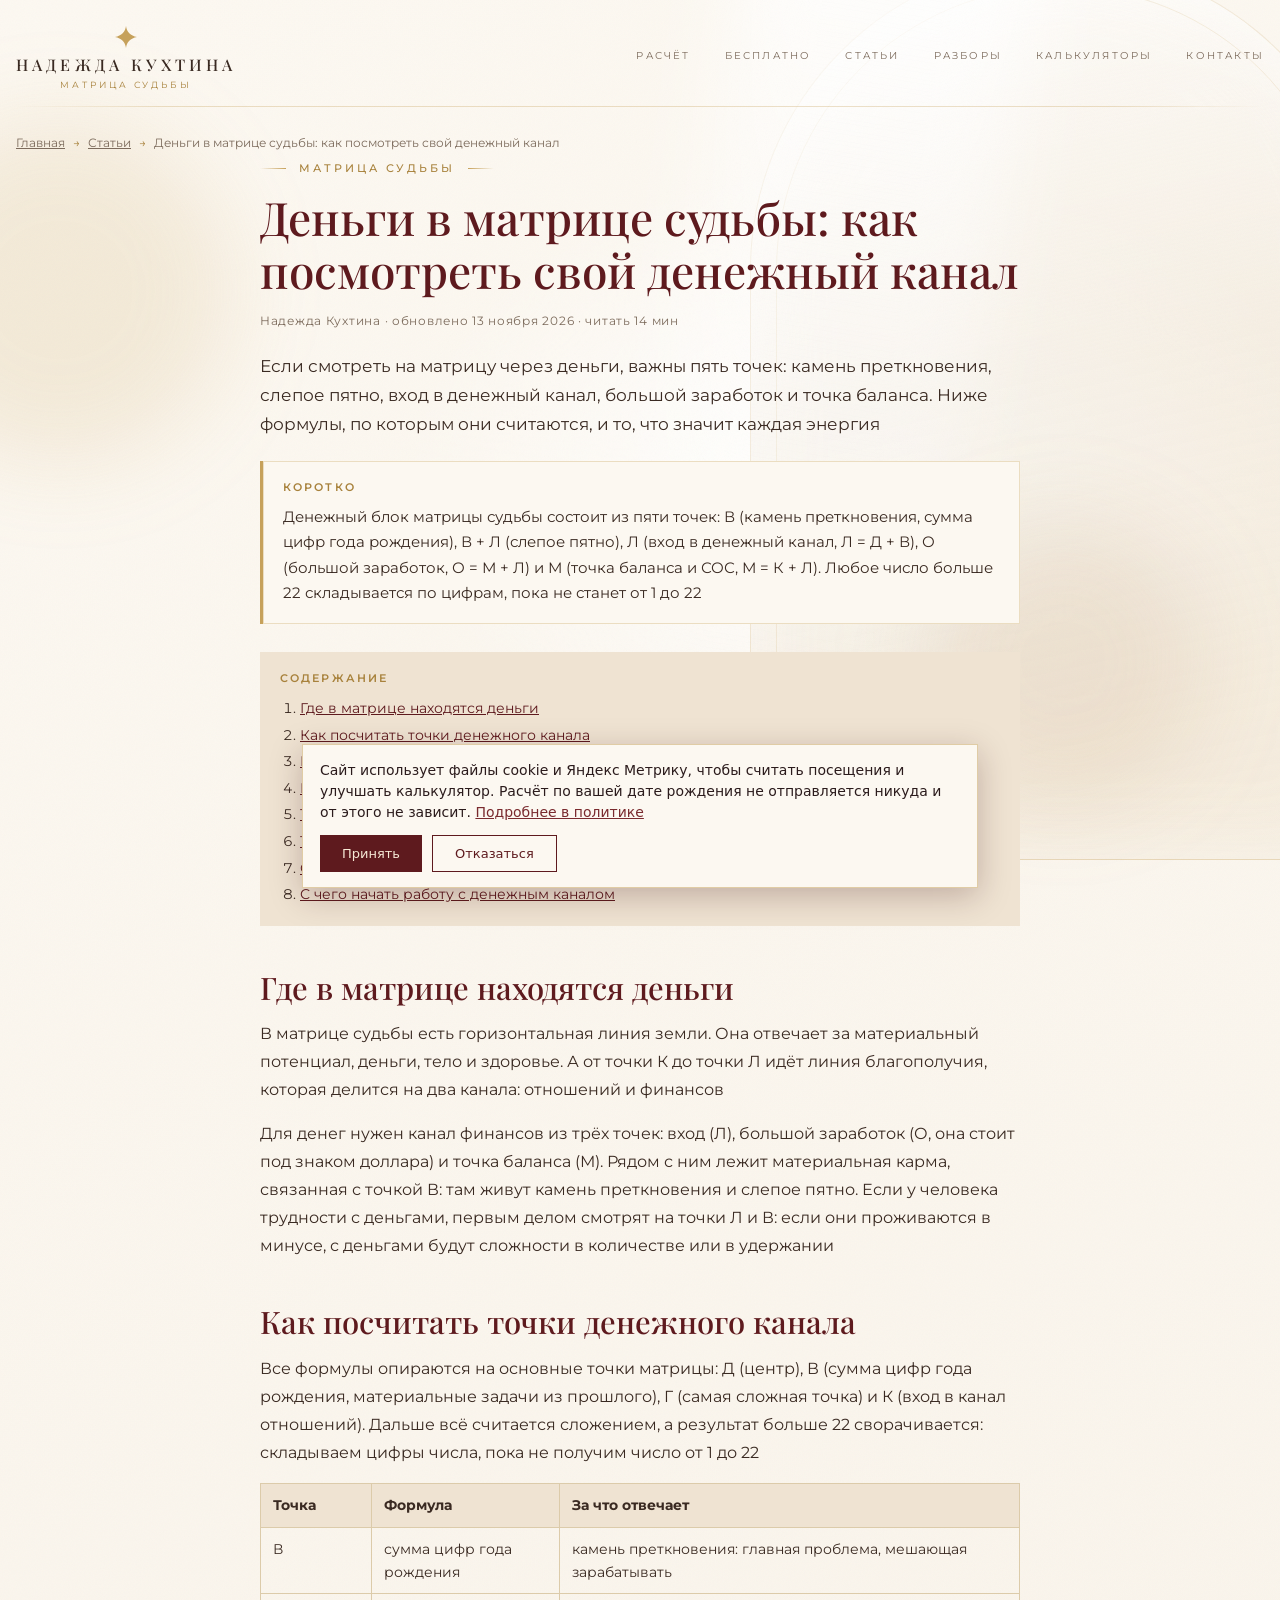
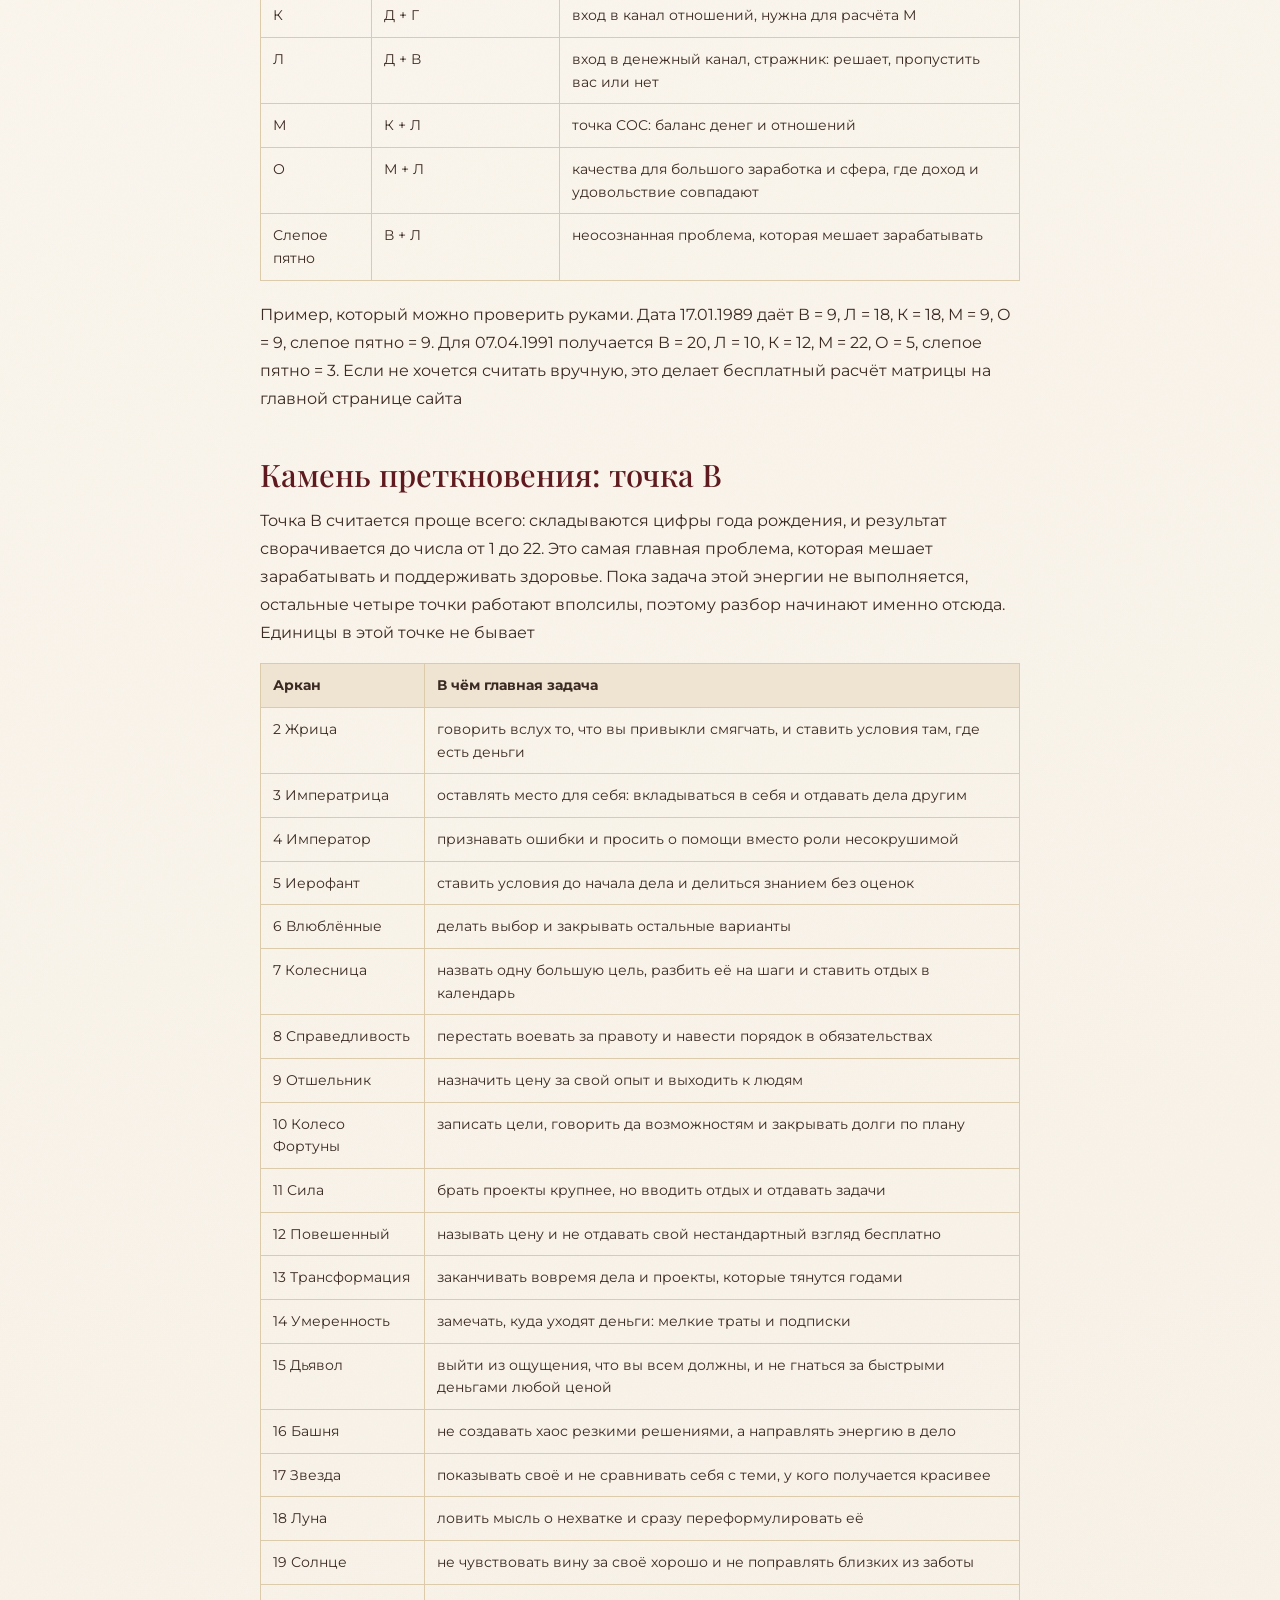
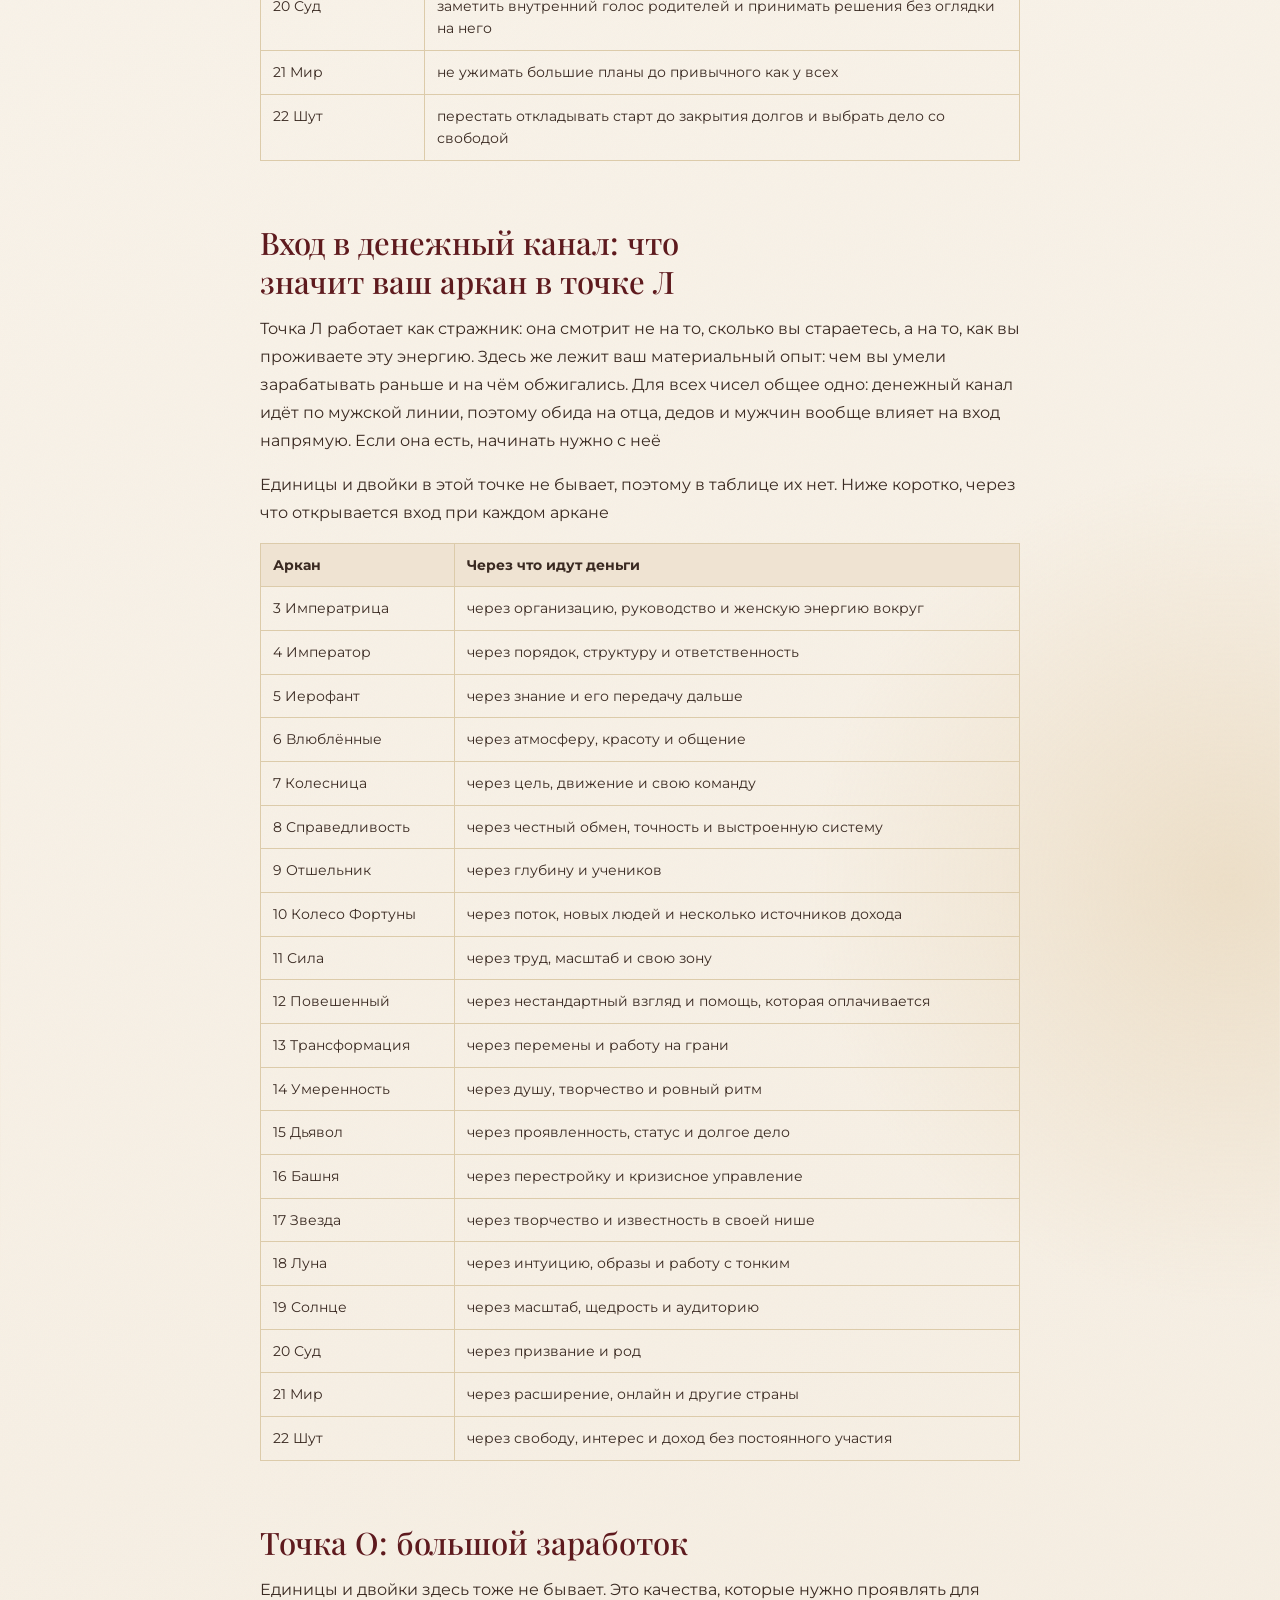
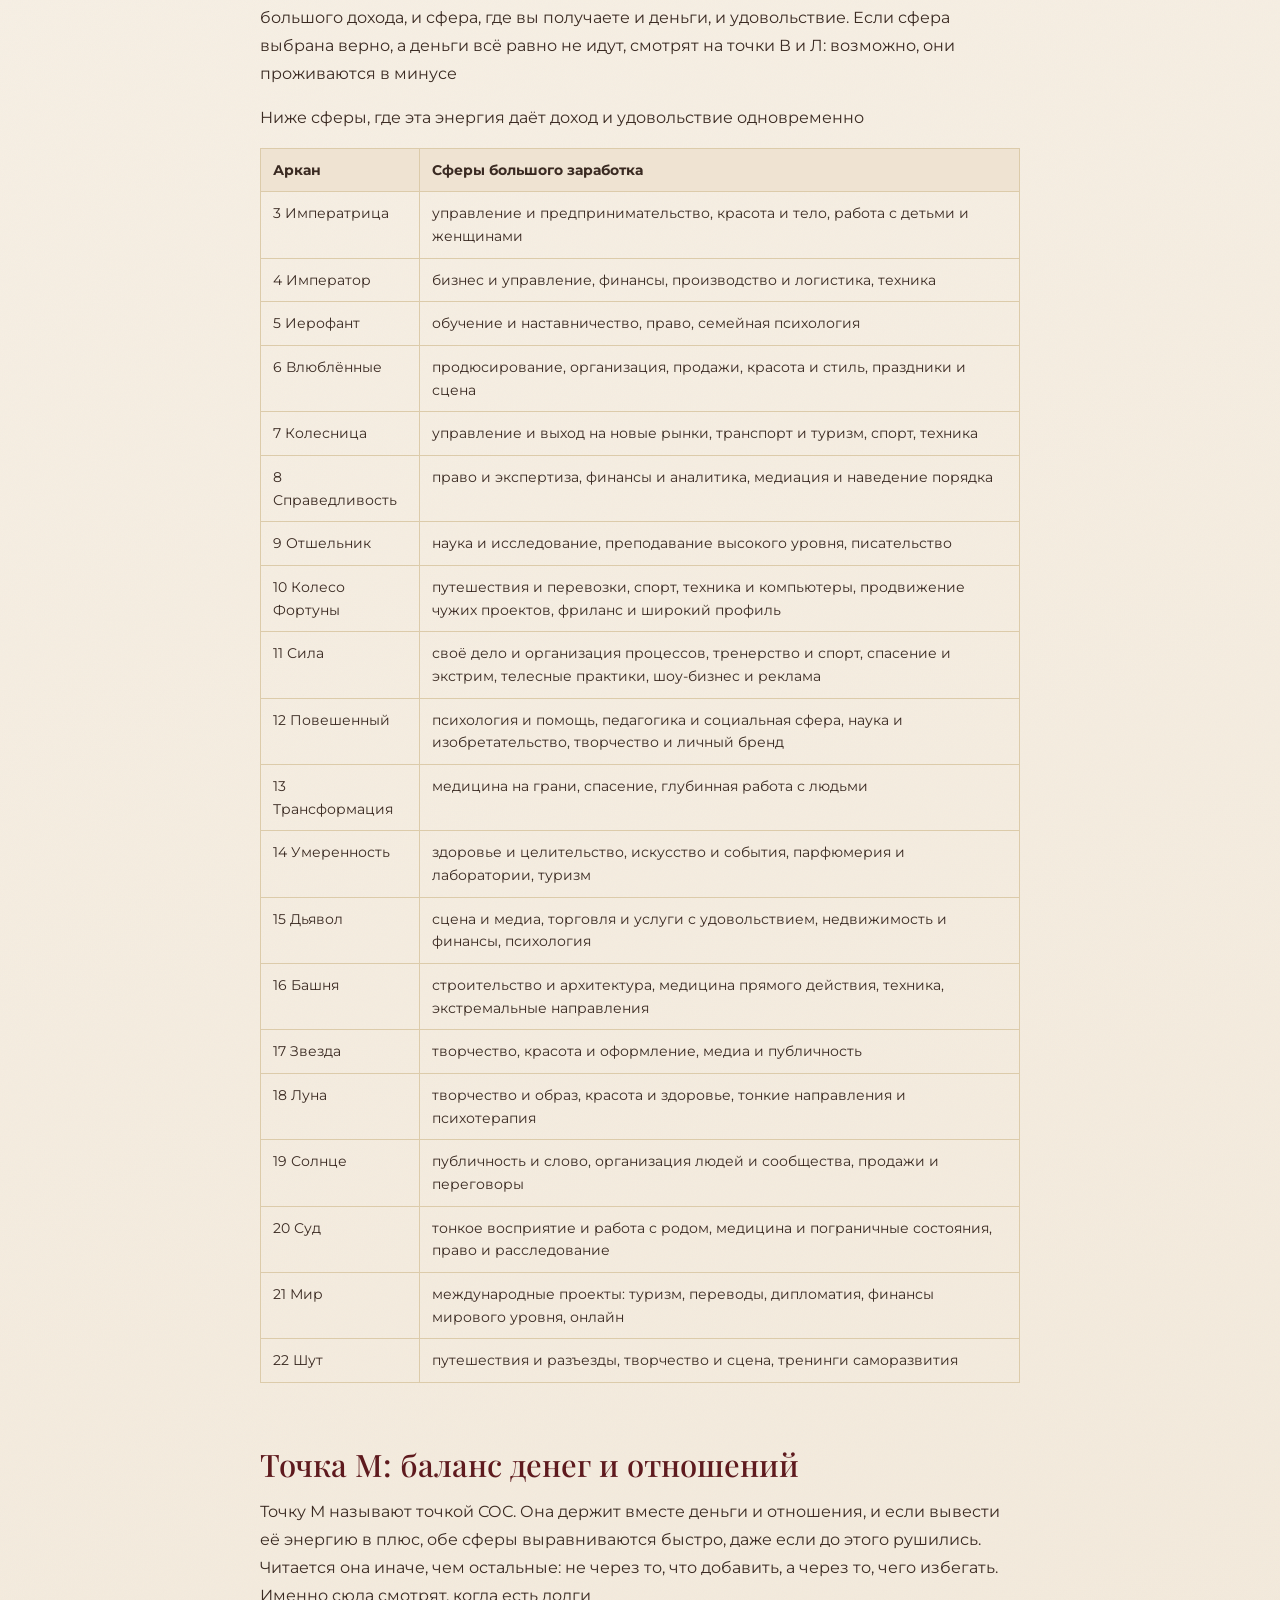
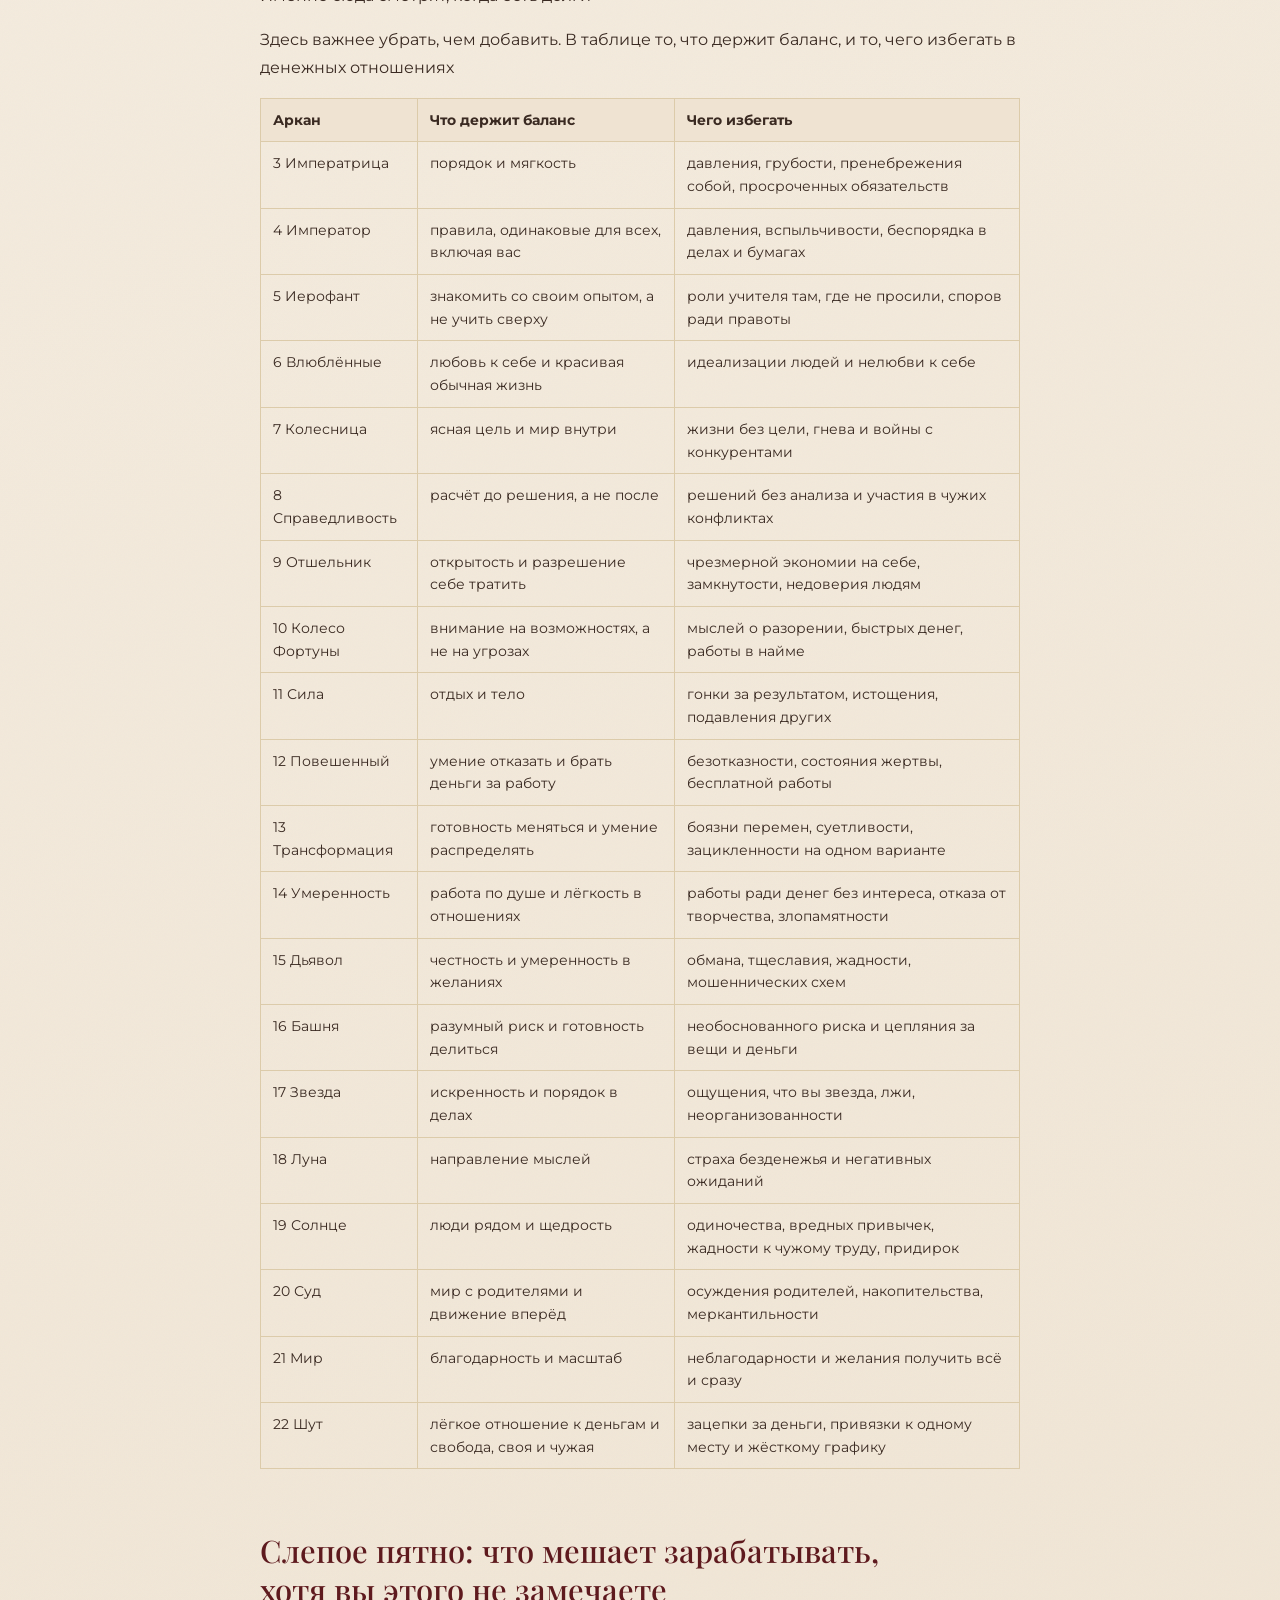
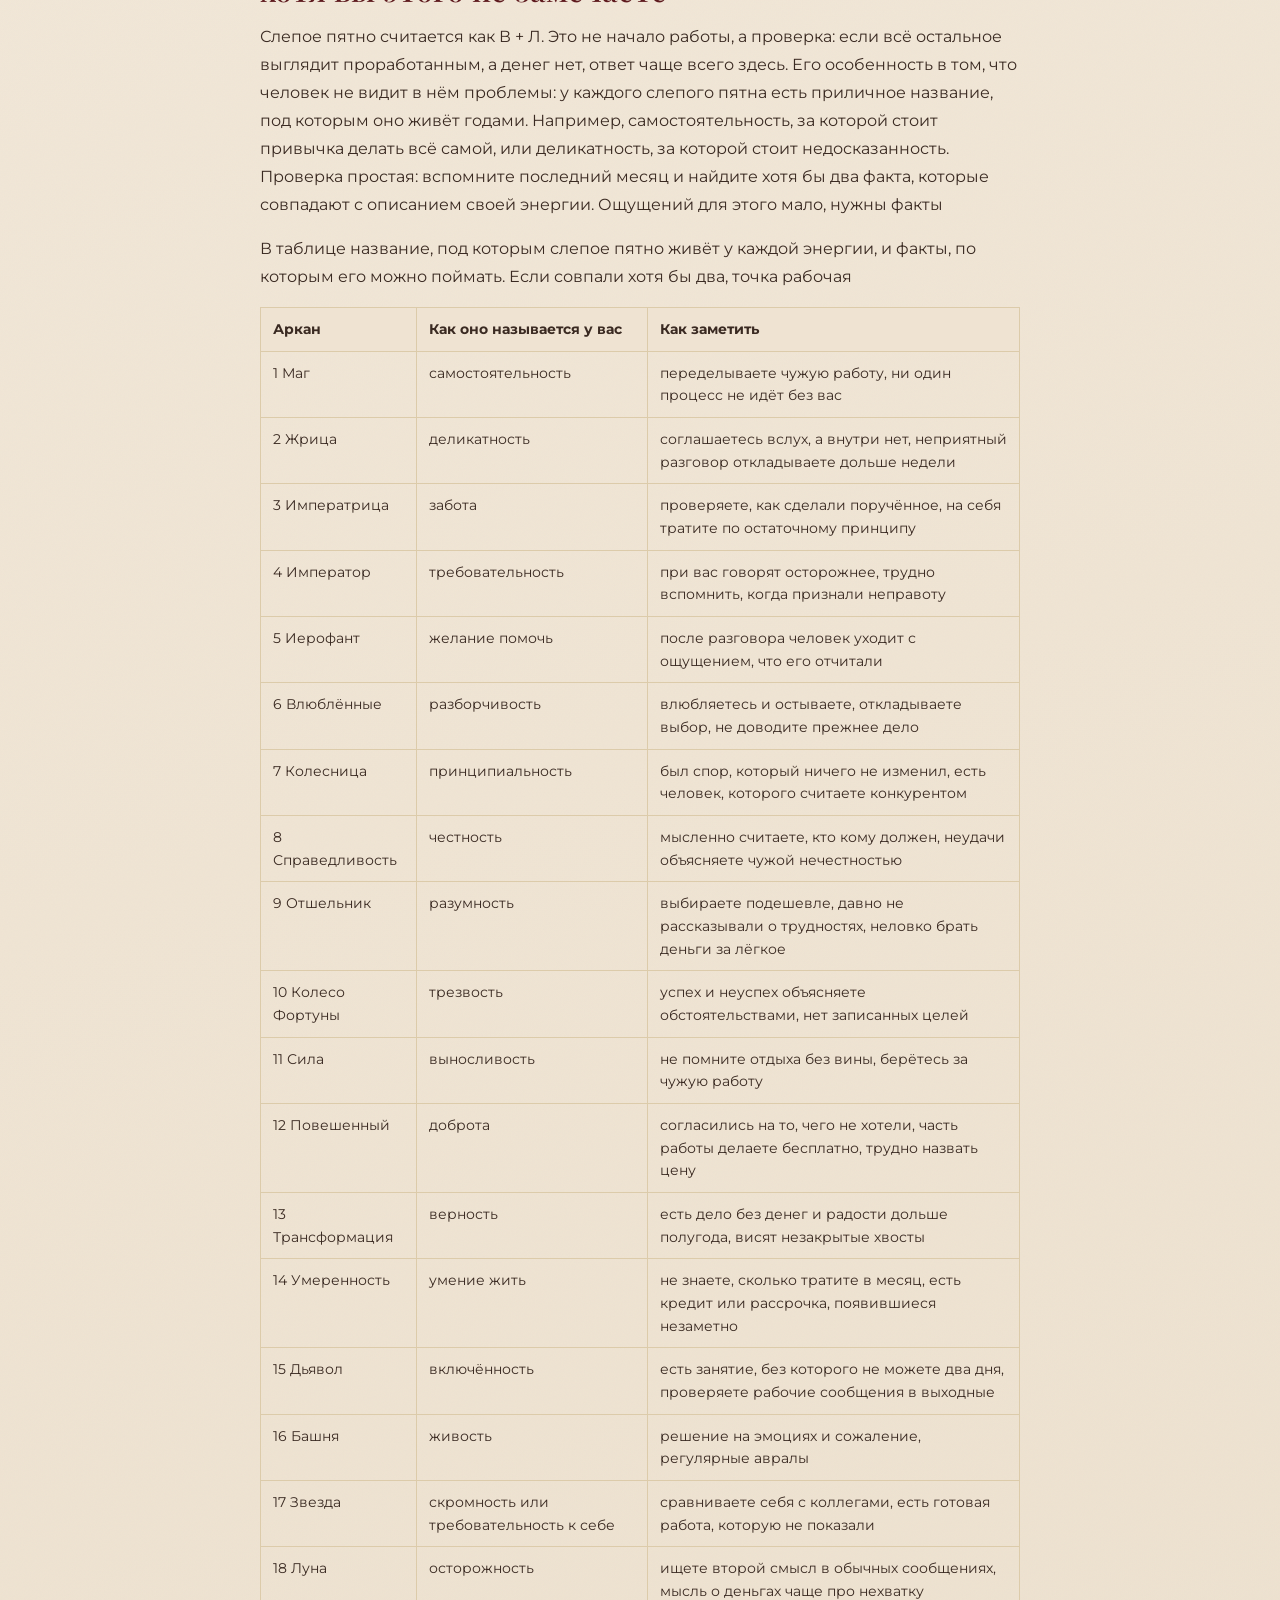
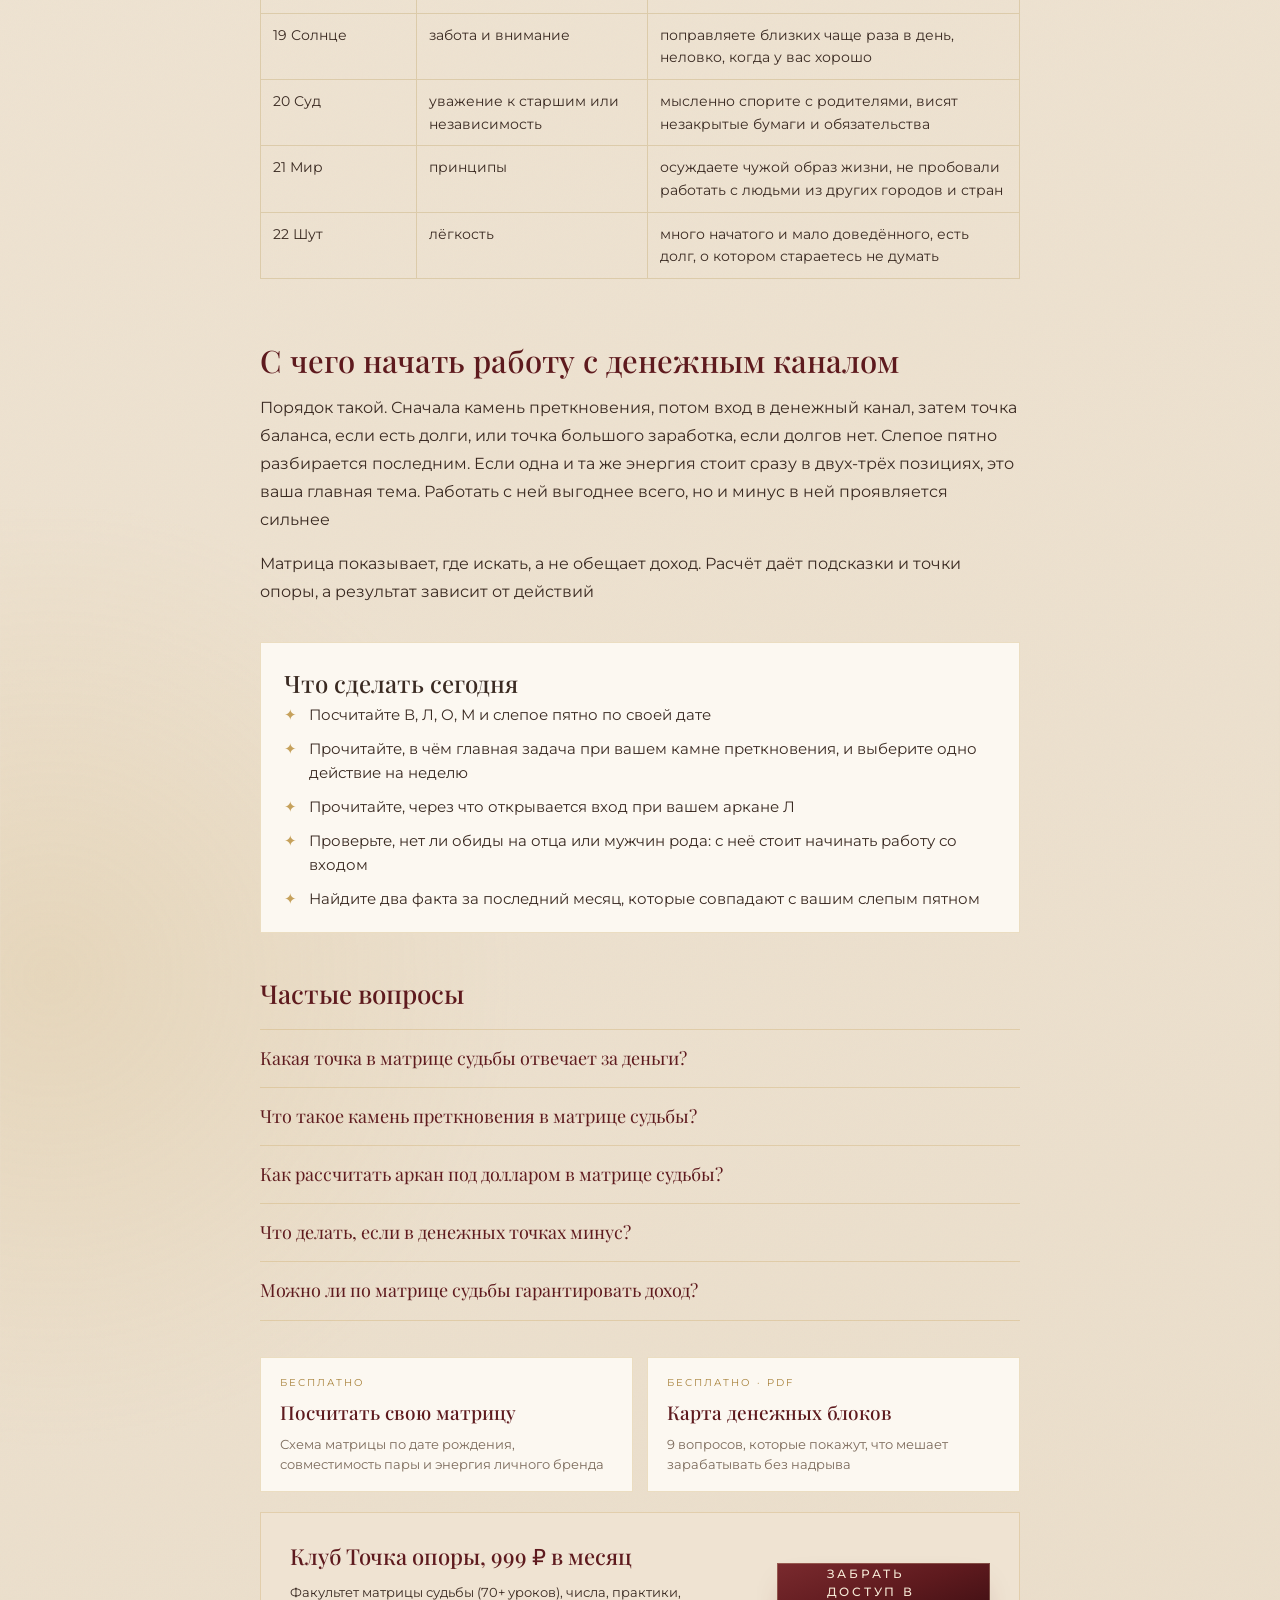
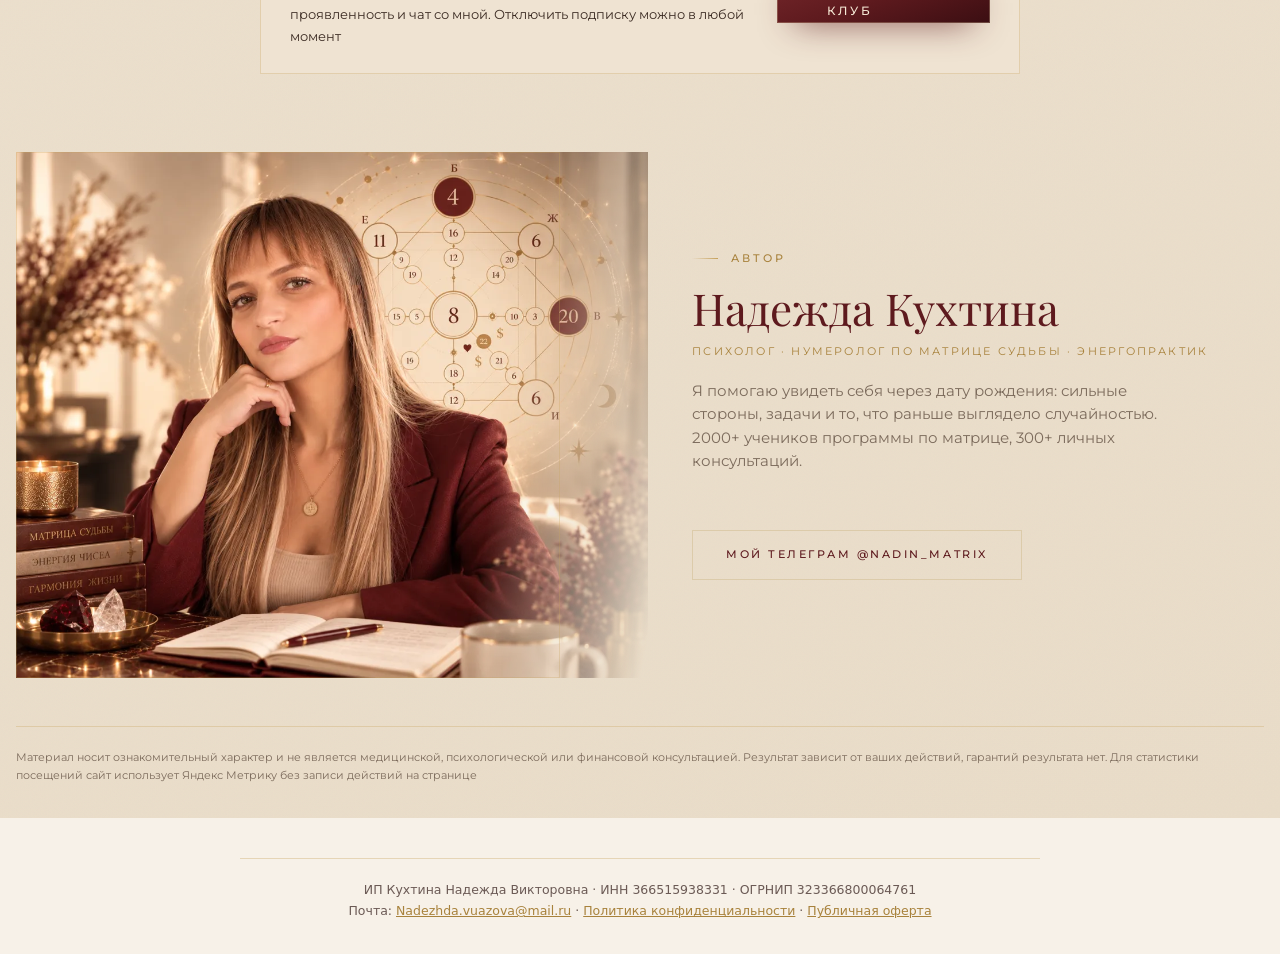
<file: stati/dengi-v-matrice-sudby/index.html>
<!DOCTYPE html>
<html lang="ru">
<head>
<meta charset="utf-8">
<meta name="viewport" content="width=device-width, initial-scale=1, viewport-fit=cover">
<title>Деньги в матрице судьбы: канал денег по дате рождения</title>
<meta name="description" content="Где в матрице судьбы лежат деньги: камень преткновения, слепое пятно, вход в денежный канал, большой заработок и точка СОС. Формулы и что значит каждый аркан">
<meta name="theme-color" content="#5E1A1E">
<link rel="canonical" href="https://matrica.nadezhdakukhtina.ru/stati/dengi-v-matrice-sudby/">
<meta property="og:type" content="article">
<meta property="og:title" content="Деньги в матрице судьбы: канал денег по дате рождения">
<meta property="og:description" content="Где в матрице судьбы лежат деньги: камень преткновения, слепое пятно, вход в денежный канал, большой заработок и точка СОС. Формулы и что значит каждый аркан">
<meta property="og:url" content="https://matrica.nadezhdakukhtina.ru/stati/dengi-v-matrice-sudby/">
<meta property="og:locale" content="ru_RU">
<link rel="preconnect" href="https://fonts.googleapis.com">
<link rel="preconnect" href="https://fonts.gstatic.com" crossorigin>
<link href="https://fonts.googleapis.com/css2?family=Playfair+Display:wght@400;500;600;700&family=Montserrat:wght@300;400;500;600&family=Marck+Script&display=swap&subset=cyrillic,cyrillic-ext,latin" rel="stylesheet">
<style>
/* ==== ТОЛЬКО ДЛЯ ПРЕДПРОСМОТРА. В Tilda этот блок не переносим ==== */
html,body{margin:0;padding:0;}
/* ================================================================= */

/* ==== СТИЛИ. В Tilda это блоки 1 и 2 из 6, граница — на секции МАТРИЦА ==== */
.matrix-app{
  --mx-bg:#F8F3EA;
  --mx-bg2:#EFE3D2;
  --mx-card:#FCF8F1;
  --mx-wine:#5E1A1E;
  --mx-wine2:#7A2A2E;
  --mx-wine-dk:#3B0E12;
  --mx-gold:#C6A15B;
  --mx-gold-dp:#A8823C;
  --mx-gold-lt:#E7D3A8;
  --mx-line:#DCCBAA;
  --mx-hair:rgba(198,161,91,.32);
  --mx-ink:#3A2A22;
  --mx-ink2:#7C6B5C;
  --mx-grad-gold:linear-gradient(135deg,#EBD9B2 0%,#C6A15B 46%,#A8823C 100%);
  --mx-serif:'Playfair Display',Georgia,'Times New Roman',serif;
  --mx-sans:'Montserrat',-apple-system,BlinkMacSystemFont,'Segoe UI',Roboto,sans-serif;
  --mx-script:'Marck Script','Playfair Display',cursive;

  position:relative;
  overflow-x:hidden;
  isolation:isolate;
  background:
    radial-gradient(760px 520px at 68% 4%,  rgba(255,255,255,.95) 0%, rgba(255,255,255,0) 62%),
    radial-gradient(620px 620px at 96% 34%, rgba(214,183,131,.30) 0%, rgba(214,183,131,0) 68%),
    radial-gradient(720px 720px at 4% 88%,  rgba(198,161,91,.16) 0%, rgba(198,161,91,0) 66%),
    linear-gradient(163deg,#FCF8F1 0%,#F6EFE4 38%,#EFE4D3 72%,#E9DCC8 100%);
  color:var(--mx-ink);
  font-family:var(--mx-sans);
  font-size:16px;
  line-height:1.62;
  -webkit-font-smoothing:antialiased;
  text-rendering:optimizeLegibility;
}
.matrix-app *,.matrix-app *:before,.matrix-app *:after{box-sizing:border-box;}
.matrix-app p{margin:0 0 14px;}
.matrix-app h1,.matrix-app h2,.matrix-app h3{margin:0;font-weight:500;font-family:var(--mx-serif);}
.matrix-app svg{max-width:100%;}

/* ---------- фактура бумаги и световой слой ---------- */
.matrix-app .mx-grain{
  position:absolute;inset:0;z-index:0;pointer-events:none;opacity:.5;
  background-image:url("data:image/svg+xml,%3Csvg xmlns='http://www.w3.org/2000/svg' width='180' height='180'%3E%3Cfilter id='n'%3E%3CfeTurbulence type='fractalNoise' baseFrequency='.85' numOctaves='3'/%3E%3C/filter%3E%3Crect width='180' height='180' filter='url(%23n)' opacity='.05'/%3E%3C/svg%3E");
}
.matrix-app .mx-decor{position:absolute;inset:0;z-index:0;pointer-events:none;overflow:hidden;}
.matrix-app .mx-arch{
  position:absolute;top:-40px;right:-90px;width:620px;height:900px;
  border-radius:310px 310px 24px 24px;
  background:linear-gradient(168deg,rgba(255,255,255,.72),rgba(233,220,200,.30) 46%,rgba(214,183,131,.16));
  box-shadow:inset 0 0 0 1px rgba(198,161,91,.20), inset 0 0 90px rgba(255,255,255,.55);
  filter:blur(.4px);
}
.matrix-app .mx-arch:after{
  content:"";position:absolute;inset:26px 26px 0;border-radius:284px 284px 18px 18px;
  border:1px solid rgba(198,161,91,.16);
}
.matrix-app .mx-beam{
  position:absolute;top:-120px;left:52%;width:300px;height:1100px;transform:rotate(9deg);
  background:linear-gradient(180deg,rgba(255,255,255,.85),rgba(255,255,255,0) 72%);
  filter:blur(38px);
}
.matrix-app .mx-orb{position:absolute;border-radius:50%;filter:blur(46px);}
.matrix-app .mx-orb-1{width:340px;height:340px;top:120px;left:-110px;background:rgba(198,161,91,.16);}
.matrix-app .mx-orb-2{width:280px;height:280px;top:520px;right:6%;background:rgba(180,140,90,.14);}

/* ---------- звёздочки-искры ---------- */
.matrix-app .mx-spark{position:absolute;color:var(--mx-gold);opacity:.5;line-height:0;}
.matrix-app .mx-spark svg{display:block;}
.matrix-app .mx-s1{top:120px;left:47%;width:16px;opacity:.55;}
.matrix-app .mx-s2{top:352px;left:41.5%;width:11px;opacity:.45;}
.matrix-app .mx-s3{top:560px;left:46%;width:14px;opacity:.4;}
.matrix-app .mx-s4{top:186px;left:12%;width:10px;opacity:.35;}

.matrix-app .mx-wrap{max-width:1300px;margin:0 auto;padding:0 30px;position:relative;z-index:2;}

/* ---------- служебные ---------- */
.matrix-app .mx-eyebrow{
  font-size:10.5px;letter-spacing:.28em;text-transform:uppercase;color:var(--mx-gold-dp);
  font-weight:500;display:flex;align-items:center;gap:13px;
}
.matrix-app .mx-eyebrow:before,.matrix-app .mx-eyebrow:after{
  content:"";height:1px;width:26px;flex-shrink:0;
  background:linear-gradient(90deg,rgba(198,161,91,0),var(--mx-gold));
}
.matrix-app .mx-eyebrow:after{background:linear-gradient(90deg,var(--mx-gold),rgba(198,161,91,0));}
.matrix-app .mx-eyebrow.mx-solo:after{display:none;}
.matrix-app .mx-star{width:12px;height:12px;fill:var(--mx-gold);flex-shrink:0;}

/* ---------- шапка ---------- */
.matrix-app .mx-top{
  display:flex;align-items:center;justify-content:space-between;gap:24px;
  padding:26px 0 16px;position:relative;
}
.matrix-app .mx-top:after{
  content:"";position:absolute;left:0;right:0;bottom:0;height:1px;
  background:linear-gradient(90deg,rgba(198,161,91,0),var(--mx-hair) 12%,var(--mx-hair) 88%,rgba(198,161,91,0));
}
.matrix-app .mx-logo{text-align:center;line-height:1.25;}
.matrix-app .mx-logo svg{width:22px;height:22px;fill:var(--mx-gold);margin-bottom:2px;}
.matrix-app .mx-logo-name{
  font-family:var(--mx-serif);font-size:16px;letter-spacing:.26em;color:var(--mx-ink);
  text-transform:uppercase;font-weight:500;
}
.matrix-app .mx-logo-sub{font-size:8.5px;letter-spacing:.34em;color:var(--mx-gold-dp);text-transform:uppercase;margin-top:5px;}
.matrix-app .mx-nav{display:flex;gap:34px;flex-wrap:wrap;}
.matrix-app .mx-nav a{
  font-size:10px;letter-spacing:.22em;text-transform:uppercase;color:var(--mx-ink2);
  text-decoration:none;position:relative;padding-bottom:5px;transition:color .3s;
}
.matrix-app .mx-nav a:after{
  content:"";position:absolute;left:50%;right:50%;bottom:0;height:1px;
  background:var(--mx-gold);transition:left .3s,right .3s;
}
.matrix-app .mx-nav a:hover{color:var(--mx-wine);}
.matrix-app .mx-nav a:hover:after{left:0;right:0;}

/* ---------- вертикальная надпись слева ---------- */
.matrix-app .mx-rail{
  position:absolute;left:12px;top:210px;z-index:3;
  display:flex;flex-direction:column;align-items:center;gap:26px;
}
.matrix-app .mx-rail b{
  writing-mode:vertical-rl;transform:rotate(180deg);font-weight:400;
  font-size:9px;letter-spacing:.44em;text-transform:uppercase;color:var(--mx-gold-dp);opacity:.85;
}
.matrix-app .mx-rail em{
  width:34px;height:34px;border-radius:50%;border:1px solid var(--mx-hair);
  display:flex;align-items:center;justify-content:center;font-style:normal;
  font-family:var(--mx-serif);font-size:11px;color:var(--mx-gold-dp);
}

/* ---------- первый экран ---------- */
.matrix-app .mx-hero{display:grid;grid-template-columns:1.14fr .86fr;gap:44px;align-items:center;padding:46px 0 30px;}
.matrix-app .mx-h1{
  font-size:clamp(38px,4.55vw,64px);line-height:1;letter-spacing:.022em;text-transform:uppercase;
  color:var(--mx-wine);font-weight:600;margin:24px 0 0;
}
.matrix-app .mx-h1-script{
  display:block;font-family:var(--mx-script);font-size:clamp(42px,5.2vw,74px);
  text-transform:none;letter-spacing:0;font-weight:400;line-height:1.14;
  /* background-clip:text красит только внутри блока, поэтому под хвостики
     у, ц, б нужен запас снизу — иначе они обрезаются */
  padding:.05em .12em .5em 0;
  margin:-.08em 0 -.46em .06em;
  background:var(--mx-grad-gold);-webkit-background-clip:text;background-clip:text;color:transparent;
}
.matrix-app .mx-lead{max-width:452px;font-size:14.5px;color:var(--mx-ink2);margin-top:30px;}
.matrix-app .mx-tabs{display:inline-flex;margin-top:28px;}
.matrix-app .mx-tab{
  appearance:none;border:0;cursor:pointer;background:transparent;
  font-family:var(--mx-sans);font-size:10.5px;letter-spacing:.2em;text-transform:uppercase;
  color:var(--mx-ink2);padding:13px 26px;position:relative;transition:color .3s;
  box-shadow:inset 0 0 0 1px var(--mx-line);
}
.matrix-app .mx-tab + .mx-tab{margin-left:-1px;}
.matrix-app .mx-tab:hover{color:var(--mx-ink);}
.matrix-app .mx-tab.is-on{
  color:#F6E9D6 !important;
  background:linear-gradient(160deg,var(--mx-wine2),var(--mx-wine) 55%,var(--mx-wine-dk));
  box-shadow:inset 0 0 0 1px rgba(231,211,168,.35), 0 10px 22px -14px rgba(94,26,30,.8);
  z-index:1;
}
.matrix-app .mx-form{display:flex;gap:18px;flex-wrap:wrap;margin-top:22px;align-items:flex-end;}
.matrix-app .mx-fieldwrap{display:flex;flex-direction:column;gap:9px;}
.matrix-app .mx-fcap{font-size:9.5px;letter-spacing:.2em;text-transform:uppercase;color:var(--mx-gold-dp);display:none;}
.matrix-app.is-pair .mx-fcap{display:block;}
.matrix-app .mx-wrap2{display:none;}
.matrix-app.is-pair .mx-wrap2{display:flex;}
.matrix-app.is-pair .mx-hide-pair{display:none;}
.matrix-app .mx-field{
  position:relative;background:rgba(255,255,255,.78);border:1px solid var(--mx-line);
  display:flex;align-items:center;gap:14px;padding:0 22px;min-width:252px;height:60px;
  box-shadow:inset 0 1px 0 rgba(255,255,255,.9), 0 12px 26px -22px rgba(58,42,34,.5);
  transition:border-color .3s,box-shadow .3s;
}
.matrix-app .mx-field:focus-within{
  border-color:var(--mx-gold);
  box-shadow:inset 0 1px 0 rgba(255,255,255,.9), 0 0 0 3px rgba(198,161,91,.14);
}
.matrix-app .mx-field svg{width:17px;height:17px;fill:none;stroke:var(--mx-gold-dp);stroke-width:1.3;flex-shrink:0;}
.matrix-app .mx-field input{
  border:0;background:transparent;outline:none;width:100%;height:100%;
  font-family:var(--mx-sans);font-size:13.5px;letter-spacing:.18em;color:var(--mx-ink);
}
.matrix-app .mx-field input::placeholder{color:#BCAB92;letter-spacing:.18em;}
.matrix-app .mx-btn{
  position:relative;overflow:hidden;
  display:inline-flex;align-items:center;justify-content:center;height:60px;padding:0 50px;
  background:linear-gradient(160deg,var(--mx-wine2),var(--mx-wine) 52%,var(--mx-wine-dk));
  color:#F6E9D6 !important;border:0;cursor:pointer;
  font-family:var(--mx-sans);font-size:11.5px;font-weight:500;letter-spacing:.24em;text-transform:uppercase;
  text-decoration:none;transition:box-shadow .35s,transform .35s;
  box-shadow:0 16px 34px -18px rgba(94,26,30,.8), inset 0 0 0 1px rgba(231,211,168,.28);
}
.matrix-app .mx-btn:before{
  content:"";position:absolute;top:0;left:-120%;width:60%;height:100%;
  background:linear-gradient(100deg,rgba(255,255,255,0),rgba(255,235,200,.24),rgba(255,255,255,0));
  transition:left .75s ease;
}
.matrix-app .mx-btn:hover{box-shadow:0 20px 40px -18px rgba(94,26,30,.9), inset 0 0 0 1px rgba(231,211,168,.5);}
.matrix-app .mx-btn:hover:before{left:130%;}
.matrix-app .mx-btn-ghost{
  background:transparent;color:var(--mx-wine) !important;height:50px;padding:0 34px;font-size:10.5px;
  box-shadow:inset 0 0 0 1px var(--mx-line);
}
.matrix-app .mx-btn-ghost:hover{box-shadow:inset 0 0 0 1px var(--mx-gold);background:rgba(198,161,91,.09);}
.matrix-app .mx-safe{display:flex;align-items:center;gap:10px;margin-top:20px;font-size:11px;color:var(--mx-ink2);}
.matrix-app .mx-safe svg{width:14px;height:14px;fill:none;stroke:var(--mx-gold-dp);stroke-width:1.4;flex-shrink:0;}
.matrix-app .mx-err{color:#9A2B2B;font-size:12px;margin-top:14px;min-height:16px;}

.matrix-app .mx-motto{text-align:center;margin:18px 0 38px;position:relative;z-index:2;}
.matrix-app .mx-motto b{
  display:block;font-weight:500;font-size:11.5px;letter-spacing:.28em;text-transform:uppercase;
  color:var(--mx-gold-dp);
}
.matrix-app .mx-motto em{
  display:block;font-family:var(--mx-script);font-style:normal;font-size:30px;color:var(--mx-wine);margin-top:12px;
}

/* ---------- герой: карточка энергии ---------- */
.matrix-app .mx-hero-art{position:relative;}
.matrix-app .mx-energy-card{
  position:relative;z-index:4;max-width:344px;margin:-56px 0 0 auto;
  background:var(--mx-card);padding:26px 28px 24px;
  border:1px solid var(--mx-line);
  box-shadow:0 30px 60px -34px rgba(94,26,30,.38), inset 0 0 0 1px rgba(255,255,255,.7);
}
.matrix-app .mx-energy-card:before{
  content:"";position:absolute;inset:6px;border:1px solid rgba(198,161,91,.22);pointer-events:none;
}
.matrix-app .mx-seal{
  position:absolute;top:-24px;right:22px;width:56px;height:56px;border-radius:50%;
  background:var(--mx-grad-gold);display:flex;align-items:center;justify-content:center;
  box-shadow:0 12px 24px -12px rgba(120,90,40,.7), inset 0 1px 2px rgba(255,255,255,.6);
}
.matrix-app .mx-seal svg{width:22px;height:22px;fill:#FBF4E6;}
.matrix-app .mx-energy-card .mx-eyebrow{margin-bottom:16px;}
.matrix-app .mx-energy-num{
  font-family:var(--mx-serif);color:var(--mx-wine);
  display:flex;align-items:baseline;gap:11px;flex-wrap:wrap;line-height:1.15;
}
.matrix-app .mx-energy-num b{font-size:34px;font-weight:600;letter-spacing:.04em;}
.matrix-app .mx-energy-num b:after{content:"·";margin-left:11px;color:var(--mx-gold);font-weight:400;}
.matrix-app .mx-energy-num span{font-size:23px;font-weight:500;}
.matrix-app .mx-energy-txt{font-size:13px;color:var(--mx-ink2);margin-top:9px;}
.matrix-app .mx-energy-link{
  display:flex;align-items:center;justify-content:space-between;gap:10px;
  margin-top:18px;padding-top:14px;border-top:1px solid var(--mx-hair);
  font-size:10px;letter-spacing:.22em;text-transform:uppercase;
  color:var(--mx-gold-dp) !important;text-decoration:none;
}
.matrix-app .mx-energy-link:hover{color:var(--mx-wine) !important;}

/* ---------- лента преимуществ ---------- */
.matrix-app .mx-feats{
  display:grid;grid-template-columns:repeat(5,1fr);gap:0;position:relative;z-index:2;
  border-top:1px solid var(--mx-hair);
}
.matrix-app .mx-feat{padding:30px 24px 26px;position:relative;}
.matrix-app .mx-feat + .mx-feat:before{
  content:"";position:absolute;left:0;top:22px;bottom:22px;width:1px;
  background:linear-gradient(180deg,rgba(198,161,91,0),var(--mx-hair) 25%,var(--mx-hair) 75%,rgba(198,161,91,0));
}
.matrix-app .mx-feat-ic{height:34px;margin-bottom:15px;}
.matrix-app .mx-feat-ic svg{width:30px;height:30px;fill:none;stroke:var(--mx-gold);stroke-width:1.1;stroke-linecap:round;stroke-linejoin:round;}
.matrix-app .mx-feat-t{font-size:10.5px;letter-spacing:.19em;text-transform:uppercase;font-weight:600;color:var(--mx-ink);line-height:1.6;}
.matrix-app .mx-feat-d{font-size:11.5px;color:var(--mx-ink2);margin-top:10px;line-height:1.55;}

/* ---------- секции результата ---------- */
.matrix-app .mx-result{display:none;padding:10px 0 64px;position:relative;z-index:2;}
.matrix-app .mx-result.is-on{display:block;}
@keyframes mxFade{from{opacity:0;transform:translateY(14px)}to{opacity:1;transform:none}}

/* ---------- анимация ----------
   Только прозрачность и трансформации: их браузер считает на видеокарте,
   поэтому на телефоне не тормозит даже на 64 бусинах соляра. */
@keyframes mxDraw{ to{ stroke-dashoffset:0; } }
@keyframes mxPop{
  from{ opacity:0; transform:translate(-50%,-50%) scale(.55); }
  to  { opacity:1; transform:translate(-50%,-50%) scale(1); }
}
@keyframes mxRing{ from{ opacity:0; transform:scale(.93) rotate(-7deg); } to{ opacity:1; transform:none; } }
@keyframes mxUp{ from{ opacity:0; transform:translateY(16px); } to{ opacity:1; transform:none; } }
/* Отдельный кадр для подписей: они центрируются сдвигом на половину своего
   размера, и обычный mxUp в конце обнулял бы этот сдвиг — подписи уезжали. */
@keyframes mxUpC{
  from{ opacity:0; transform:translate(-50%,calc(-50% + 14px)); }
  to  { opacity:1; transform:translate(-50%,-50%); }
}
@keyframes mxBreath{ 0%,100%{ opacity:.5; } 50%{ opacity:1; } }

/* диаграмма собирается: сначала прорисовываются золотые линии */
.matrix-app .mx-matrix.is-anim svg .mx-draw{
  stroke-dasharray:1500; stroke-dashoffset:1500;
  animation:mxDraw .85s cubic-bezier(.55,.1,.3,1) forwards;
}
.matrix-app .mx-matrix.is-anim svg .mx-draw-2{ animation-delay:.14s; }
.matrix-app .mx-matrix.is-anim svg .mx-draw-3{ animation-delay:.28s; animation-duration:.6s; }
/* затем круги волной от центра наружу, задержка у каждого своя */
.matrix-app .mx-matrix.is-anim .mx-node{
  opacity:0; animation:mxPop .5s cubic-bezier(.2,.9,.3,1.2) var(--mx-d,.4s) forwards;
}
/* и в конце цифры, буквы и значки */
.matrix-app .mx-matrix.is-anim svg text{ opacity:0; animation:mxUp .5s ease .74s forwards; }
.matrix-app .mx-matrix.is-anim .mx-ltr,
.matrix-app .mx-matrix.is-anim .mx-glyph{ opacity:0; animation:mxUpC .5s ease .74s forwards; }

/* кольцо соляра раскрывается вместе с остальной диаграммой */
.matrix-app .mx-matrix.is-anim svg .mx-ring-g{
  transform-box:view-box; transform-origin:300px 300px;
  animation:mxRing .7s cubic-bezier(.2,.8,.3,1) both;
}

/* секции результата проявляются при прокрутке; класс ставит скрипт,
   поэтому без него страница остаётся видимой */
.matrix-app.has-reveal .mx-result .mx-sec{ opacity:0; }
.matrix-app.has-reveal .mx-result .mx-sec.is-in{ animation:mxUp .6s ease forwards; }

/* мягкое дыхание свечения вокруг центра */
.matrix-app .mx-matrix-outer:before{ animation:mxBreath 7s ease-in-out infinite; }
.matrix-app .mx-sec{margin-top:62px;}
.matrix-app .mx-sec-h{display:flex;align-items:center;gap:14px;flex-wrap:wrap;margin-bottom:14px;}
.matrix-app .mx-sec-h h2{font-size:clamp(25px,3.1vw,36px);color:var(--mx-wine);letter-spacing:.012em;}
.matrix-app .mx-sec-h .mx-sec-note{font-size:12px;color:var(--mx-ink2);}
.matrix-app .mx-rule{
  height:1px;margin-bottom:30px;
  background:linear-gradient(90deg,var(--mx-gold),rgba(198,161,91,.22) 34%,rgba(198,161,91,0) 78%);
}

/* паспорт расчёта */
.matrix-app .mx-passport{
  position:relative;background:var(--mx-card);border:1px solid var(--mx-line);padding:30px 34px;
  display:grid;grid-template-columns:repeat(auto-fit,minmax(214px,1fr));gap:24px 34px;
  box-shadow:0 26px 54px -40px rgba(58,42,34,.5);
}
.matrix-app .mx-passport:before{content:"";position:absolute;inset:6px;border:1px solid rgba(198,161,91,.18);pointer-events:none;}
.matrix-app .mx-main-energy{
  position:relative;display:flex;align-items:center;gap:32px;flex-wrap:wrap;
  background:var(--mx-card);border:1px solid var(--mx-line);padding:32px 36px;
  box-shadow:0 26px 54px -40px rgba(58,42,34,.5);
}
.matrix-app .mx-main-energy:before{content:"";position:absolute;inset:6px;border:1px solid rgba(198,161,91,.18);pointer-events:none;}
.matrix-app .mx-me-disc{
  width:104px;height:104px;border-radius:50%;flex-shrink:0;
  display:flex;align-items:center;justify-content:center;
  font-family:var(--mx-serif);font-size:40px;font-weight:600;color:var(--mx-wine);
  background:radial-gradient(circle at 34% 28%,#FFFEFA,#F6EAD2 58%,#E4CB9B 100%);
  box-shadow:inset 0 0 0 1px var(--mx-gold), 0 0 0 5px rgba(255,255,255,.6),
             0 0 0 6.5px rgba(198,161,91,.4), 0 16px 34px -16px rgba(120,90,40,.6);
}
.matrix-app .mx-me-body{flex:1 1 260px;min-width:0;}
.matrix-app .mx-me-name{font-family:var(--mx-serif);font-size:clamp(24px,3vw,32px);color:var(--mx-wine);margin-top:11px;}
.matrix-app .mx-me-txt{font-size:14px;color:var(--mx-ink2);margin-top:10px;max-width:520px;}
.matrix-app .mx-me-boost{
  margin-top:14px;padding-top:13px;border-top:1px solid var(--mx-hair);
  font-size:13px;color:var(--mx-ink2);max-width:560px;
}
.matrix-app .mx-me-boost b{
  display:block;font-size:9.5px;letter-spacing:.21em;text-transform:uppercase;
  color:var(--mx-gold-dp);font-weight:600;margin-bottom:6px;
}
.matrix-app .mx-two{display:grid;grid-template-columns:repeat(2,1fr);gap:26px;margin-top:26px;}
.matrix-app .mx-card{
  position:relative;background:var(--mx-card);border:1px solid var(--mx-line);padding:26px 28px;
  box-shadow:0 24px 50px -42px rgba(58,42,34,.55);
}
.matrix-app .mx-card:before{content:"";position:absolute;inset:6px;border:1px solid rgba(198,161,91,.16);pointer-events:none;}
.matrix-app .mx-card-cap{font-size:9.5px;letter-spacing:.21em;text-transform:uppercase;color:var(--mx-gold-dp);}
.matrix-app .mx-card-h{display:flex;align-items:baseline;gap:12px;flex-wrap:wrap;margin-top:13px;}
.matrix-app .mx-card-num{font-family:var(--mx-serif);font-size:33px;font-weight:600;color:var(--mx-wine);line-height:1;}
.matrix-app .mx-card-name{font-family:var(--mx-serif);font-size:21px;color:var(--mx-wine);}
.matrix-app .mx-card-txt{font-size:13.5px;color:var(--mx-ink2);margin-top:11px;}
.matrix-app .mx-yr{display:grid;grid-template-columns:repeat(3,1fr);gap:0;margin-top:16px;
  border-top:1px solid var(--mx-hair);}
.matrix-app .mx-yr div{padding:15px 12px 0 0;position:relative;}
.matrix-app .mx-yr div + div{padding-left:14px;}
.matrix-app .mx-yr div + div:before{content:"";position:absolute;left:0;top:15px;bottom:4px;width:1px;background:var(--mx-hair);}
.matrix-app .mx-yr b{display:block;font-family:var(--mx-serif);font-size:27px;color:var(--mx-wine);line-height:1;
  font-variant-numeric:tabular-nums;}
.matrix-app .mx-yr i{display:block;font-style:normal;font-family:var(--mx-serif);font-size:14px;color:var(--mx-ink);margin-top:6px;}
.matrix-app .mx-yr span{display:block;font-size:9.5px;letter-spacing:.17em;text-transform:uppercase;color:var(--mx-gold-dp);margin-top:7px;}
.matrix-app .mx-card-w{
  margin-top:14px;padding-top:13px;border-top:1px solid var(--mx-hair);
  font-size:12.5px;color:var(--mx-ink2);
}
.matrix-app .mx-card-w b{
  display:block;font-size:9.5px;letter-spacing:.21em;text-transform:uppercase;
  color:var(--mx-gold-dp);font-weight:600;margin-bottom:6px;
}
.matrix-app .mx-card-note{
  display:inline-block;margin-top:13px;font-size:9.5px;letter-spacing:.18em;text-transform:uppercase;
  color:var(--mx-gold-dp);border:1px solid var(--mx-hair);padding:5px 12px;
}
.matrix-app .mx-pp-k{font-size:9.5px;letter-spacing:.21em;text-transform:uppercase;color:var(--mx-gold-dp);}
.matrix-app .mx-pp-v{font-family:var(--mx-serif);font-size:20px;color:var(--mx-ink);margin-top:6px;}
.matrix-app .mx-pp-v small{font-family:var(--mx-sans);font-size:12px;color:var(--mx-ink2);letter-spacing:.04em;}

/* ---------- премиальные акценты ----------
   Всё держится на прозрачности, тенях и псевдоэлементах. Сами узлы
   диаграммы не трогаем: у них центрирующий сдвиг translate(-50%,-50%),
   и любая анимация самого узла его обнулит — круги разъедутся. */

/* золотая искра один раз пробегает по главным энергиям, когда они проявились */
@keyframes mxSheen{
  0%  { opacity:0; transform:translate(-115%,-115%); }
  14% { opacity:1; }
  72% { opacity:0; transform:translate(115%,115%); }
  100%{ opacity:0; transform:translate(115%,115%); }
}
.matrix-app .mx-n-c,.matrix-app .mx-n-o,.matrix-app .mx-n-k{ overflow:hidden; }
.matrix-app .mx-matrix.is-anim .mx-n-c:after,
.matrix-app .mx-matrix.is-anim .mx-n-o:after,
.matrix-app .mx-matrix.is-anim .mx-n-k:after{
  content:"";position:absolute;inset:-55%;pointer-events:none;opacity:0;
  background:linear-gradient(104deg,rgba(255,255,255,0) 40%,rgba(255,243,214,.55) 50%,rgba(255,255,255,0) 60%);
  animation:mxSheen 1.6s ease-out 1.02s both;
}
.matrix-app .mx-matrix.is-anim .mx-n-c:after{ animation-delay:.92s; }
.matrix-app .mx-matrix.is-anim .mx-n-k:after{ animation-delay:1.14s; }

/* очень медленный золотой ореол вокруг центра: два светлых сгустка
   обходят круг за три четверти минуты, глаз ловит движение не сразу */
@keyframes mxHalo{ to{ transform:translate(-50%,-50%) rotate(360deg); } }
.matrix-app .mx-matrix-outer:after{
  content:"";position:absolute;left:50%;top:50%;z-index:0;pointer-events:none;
  width:min(640px,68%);aspect-ratio:1;border-radius:50%;
  transform:translate(-50%,-50%);
  background:conic-gradient(from 0deg,
    rgba(198,161,91,0) 0deg,rgba(198,161,91,.16) 44deg,rgba(198,161,91,0) 104deg,
    rgba(198,161,91,0) 186deg,rgba(198,161,91,.11) 230deg,rgba(198,161,91,0) 292deg);
  -webkit-mask:radial-gradient(circle,transparent 57%,#000 60%,#000 71%,transparent 74%);
          mask:radial-gradient(circle,transparent 57%,#000 60%,#000 71%,transparent 74%);
  animation:mxHalo 46s linear infinite;
}

/* золотая черта у заголовка секции прочерчивается слева направо */
@keyframes mxRule{ from{ transform:scaleX(0); } to{ transform:scaleX(1); } }
.matrix-app .mx-sec-h:after{
  /* basis 0 и min-width 0: если заголовок с подписью занял всю строку,
     черта просто сожмётся в ноль и не уедет на отдельную строку */
  content:"";flex:1 1 0;min-width:0;height:1px;transform-origin:left center;
  background:linear-gradient(90deg,var(--mx-gold),rgba(198,161,91,0));
}
.matrix-app.has-reveal .mx-result .mx-sec.is-in .mx-sec-h:after{
  animation:mxRule 1.15s cubic-bezier(.2,.8,.3,1) .12s both;
}

/* строки карты здоровья выходят каскадом сверху вниз */
@keyframes mxRow{ from{ opacity:0; transform:translateY(9px); } to{ opacity:1; transform:none; } }
.matrix-app.has-reveal .mx-sec.is-in #mxHealth tbody tr{ opacity:0; animation:mxRow .5s ease both; }
.matrix-app.has-reveal .mx-sec.is-in #mxHealth tbody tr:nth-child(1){ animation-delay:.10s; }
.matrix-app.has-reveal .mx-sec.is-in #mxHealth tbody tr:nth-child(2){ animation-delay:.17s; }
.matrix-app.has-reveal .mx-sec.is-in #mxHealth tbody tr:nth-child(3){ animation-delay:.24s; }
.matrix-app.has-reveal .mx-sec.is-in #mxHealth tbody tr:nth-child(4){ animation-delay:.31s; }
.matrix-app.has-reveal .mx-sec.is-in #mxHealth tbody tr:nth-child(5){ animation-delay:.38s; }
.matrix-app.has-reveal .mx-sec.is-in #mxHealth tbody tr:nth-child(6){ animation-delay:.45s; }
.matrix-app.has-reveal .mx-sec.is-in #mxHealth tbody tr:nth-child(7){ animation-delay:.52s; }
.matrix-app.has-reveal .mx-sec.is-in #mxHealth tbody tr:nth-child(n+8){ animation-delay:.59s; }

/* карточки чуть приподнимаются под курсором; на телефоне наведения нет,
   поэтому правило закрыто условием hover */
.matrix-app .mx-card,
.matrix-app .mx-purp-cell,
.matrix-app .mx-feat{ transition:transform .5s cubic-bezier(.2,.75,.3,1),box-shadow .5s ease; }
@media (hover:hover){
  .matrix-app .mx-card:hover,
  .matrix-app .mx-purp-cell:hover{
    transform:translateY(-5px);
    box-shadow:0 36px 62px -42px rgba(94,26,30,.52),0 0 0 1px rgba(198,161,91,.32);
  }
  .matrix-app .mx-feat:hover{ transform:translateY(-3px); }
  .matrix-app .mx-feat{ transition:transform .45s cubic-bezier(.2,.75,.3,1); }
}

/* у активной вкладки золотая черта разъезжается от середины к краям */
.matrix-app .mx-tab:after{
  content:"";position:absolute;left:50%;right:50%;bottom:0;height:2px;
  background:linear-gradient(90deg,rgba(231,211,168,0),var(--mx-gold) 50%,rgba(231,211,168,0));
  transition:left .45s cubic-bezier(.2,.8,.3,1),right .45s cubic-bezier(.2,.8,.3,1);
}
.matrix-app .mx-tab.is-on:after{ left:6px;right:6px; }

/* фото автора мягко приближается, рамка подсвечивается */
.matrix-app .mx-author-photo:before{ transition:transform 1.3s cubic-bezier(.2,.7,.3,1); }
.matrix-app .mx-author-photo:after{ transition:box-shadow .7s ease; }
@media (hover:hover){
  .matrix-app .mx-author:hover .mx-author-photo:before{ transform:scale(1.025); }
  .matrix-app .mx-author:hover .mx-author-photo:after{ box-shadow:inset 0 0 0 1px rgba(198,161,91,.55); }
}

/* ---------- МАТРИЦА ---------- */
.matrix-app .mx-matrix-outer{display:flex;justify-content:center;position:relative;}
.matrix-app .mx-matrix-outer:before{
  content:"";position:absolute;left:50%;top:50%;transform:translate(-50%,-50%);
  width:min(880px,92%);aspect-ratio:1;border-radius:50%;pointer-events:none;
  background:radial-gradient(circle,rgba(255,255,255,.86) 0%,rgba(255,255,255,0) 66%);
}
.matrix-app .mx-matrix{
  position:relative;container-type:inline-size;
  width:min(1000px, calc(100vh - 185px), calc(100vw - 520px));
  min-width:300px;--mx-k:1;
}
.matrix-app .mx-matrix.is-prog{--mx-k:.9;}
.matrix-app .mx-matrix svg{display:block;width:100%;height:auto;overflow:visible;}
.matrix-app .mx-plane{position:absolute;left:8.3333%;top:8.3333%;width:83.3334%;height:83.3334%;}
.matrix-app .mx-matrix.is-prog .mx-plane{left:12.5%;top:12.5%;width:75%;height:75%;}
.matrix-app .mx-node{
  position:absolute;transform:translate(-50%,-50%);border-radius:50%;
  display:flex;align-items:center;justify-content:center;
  font-family:var(--mx-serif);font-weight:600;line-height:1;flex-shrink:0;
}
.matrix-app .mx-n-c{
  width:calc(11cqw*var(--mx-k));height:calc(11cqw*var(--mx-k));font-size:max(14px,calc(4.1cqw*var(--mx-k)));
  background:radial-gradient(circle at 34% 28%,#FFFEFA,#F6EAD2 58%,#E4CB9B 100%);
  color:var(--mx-wine);border:1px solid var(--mx-gold);
  box-shadow:0 0 0 4px rgba(255,255,255,.7), 0 0 0 5.5px rgba(198,161,91,.65),
             0 0 0 10px rgba(255,255,255,.5), 0 0 0 11px rgba(198,161,91,.28),
             0 16px 34px -14px rgba(120,90,40,.65);
}
.matrix-app .mx-n-o{
  width:calc(9.4cqw*var(--mx-k));height:calc(9.4cqw*var(--mx-k));font-size:max(12px,calc(3.4cqw*var(--mx-k)));
  background:linear-gradient(152deg,#7A2A2E,#4A1216 62%,#3B0E12);color:#F3E3C6;
  border:1px solid var(--mx-gold);
  box-shadow:0 0 0 3px rgba(255,255,255,.65), 0 0 0 4.5px rgba(198,161,91,.55),
             0 12px 26px -12px rgba(59,14,18,.75);
}
.matrix-app .mx-n-k{
  width:calc(8.8cqw*var(--mx-k));height:calc(8.8cqw*var(--mx-k));font-size:max(11px,calc(3.1cqw*var(--mx-k)));
  background:linear-gradient(152deg,#FFFEF9,#F0E2C6);color:var(--mx-wine);border:1px solid var(--mx-gold);
  box-shadow:0 0 0 3px rgba(255,255,255,.65), 0 0 0 4.5px rgba(198,161,91,.5),
             0 10px 22px -12px rgba(120,90,40,.55);
}
.matrix-app .mx-n-i{
  width:calc(4.6cqw*var(--mx-k));height:calc(4.6cqw*var(--mx-k));font-size:max(10px,calc(2.2cqw*var(--mx-k)));
  background:linear-gradient(150deg,#FFFEFA,#FBF3E2);color:var(--mx-ink);border:1px solid rgba(198,161,91,.6);
  box-shadow:0 0 0 3px rgba(255,255,255,.7), 0 4px 10px -6px rgba(140,110,60,.5);
}
.matrix-app .mx-n-i2{
  width:calc(3.9cqw*var(--mx-k));height:calc(3.9cqw*var(--mx-k));font-size:max(9px,calc(1.95cqw*var(--mx-k)));
  background:linear-gradient(150deg,#FFFEFA,#FBF3E2);color:var(--mx-ink);border:1px solid rgba(198,161,91,.6);
  box-shadow:0 0 0 3px rgba(255,255,255,.7), 0 4px 10px -6px rgba(140,110,60,.5);
}
.matrix-app .mx-n-g{
  width:calc(2.5cqw*var(--mx-k));height:calc(2.5cqw*var(--mx-k));font-size:max(8px,calc(1.3cqw*var(--mx-k)));
  background:linear-gradient(150deg,#FFFEFA,#F8EFDC);color:var(--mx-ink2);border:1px solid rgba(198,161,91,.6);
  box-shadow:0 0 0 3px rgba(255,255,255,.7);
}
.matrix-app .mx-n-r2{
  width:calc(3.5cqw*var(--mx-k));height:calc(3.5cqw*var(--mx-k));font-size:max(8px,calc(1.75cqw*var(--mx-k)));
  background:linear-gradient(150deg,#FFFEFA,#F8F0DE);color:var(--mx-ink2);border:1px solid rgba(198,161,91,.55);
  box-shadow:0 0 0 3px rgba(255,255,255,.6);
}
.matrix-app .mx-n-r{
  width:calc(4cqw*var(--mx-k));height:calc(4cqw*var(--mx-k));font-size:max(9px,calc(2cqw*var(--mx-k)));
  background:linear-gradient(150deg,#FFFEFA,#F8F0DE);color:var(--mx-ink2);border:1px solid rgba(198,161,91,.55);
  box-shadow:0 0 0 3px rgba(255,255,255,.6);
}
.matrix-app .mx-n-w{
  width:calc(3.6cqw*var(--mx-k));height:calc(3.6cqw*var(--mx-k));font-size:max(9px,calc(1.8cqw*var(--mx-k)));
  background:linear-gradient(150deg,#FFFEFA,#F8F0DE);color:var(--mx-ink);border:1px solid rgba(198,161,91,.6);
  box-shadow:0 0 0 3px rgba(255,255,255,.7);
}
/* М — точка СОС на линии благополучия, выделена амброй */
.matrix-app .mx-n-m{
  width:calc(3.9cqw*var(--mx-k));height:calc(3.9cqw*var(--mx-k));font-size:max(9px,calc(1.9cqw*var(--mx-k)));
  background:linear-gradient(150deg,#E8B978,#C98F46);color:#FFFBF2;border:1px solid rgba(160,110,50,.7);
  box-shadow:0 0 0 3px rgba(255,255,255,.65), 0 6px 14px -8px rgba(150,105,45,.6);
}
.matrix-app .mx-ltr{
  position:absolute;transform:translate(-50%,-50%);
  font-family:var(--mx-sans);font-size:max(8px,calc(1.65cqw*var(--mx-k)));line-height:1;
  font-weight:600;letter-spacing:.06em;text-transform:uppercase;color:#A8823C;
  /* чёткий контур в один пиксель вместо размытого ореола */
  text-shadow:
     1px 0 0 #F6F0E5, -1px 0 0 #F6F0E5,  0 1px 0 #F6F0E5,  0 -1px 0 #F6F0E5,
     1px 1px 0 #F6F0E5, -1px -1px 0 #F6F0E5, 1px -1px 0 #F6F0E5, -1px 1px 0 #F6F0E5;
}
.matrix-app .mx-glyph{
  position:absolute;transform:translate(-50%,-50%);font-size:max(11px,calc(2.8cqw*var(--mx-k)));line-height:1;
  color:var(--mx-wine);
}
/* в личной матрице вокруг значков теснее — там они мельче */
.matrix-app .mx-glyph-sm{font-size:max(9px,calc(2.2cqw*var(--mx-k)));}

/* тумблеры над матрицей */
.matrix-app .mx-tools{display:flex;gap:14px;flex-wrap:wrap;justify-content:center;margin:0 0 26px;}
.matrix-app .mx-toggle{
  display:inline-flex;align-items:center;gap:12px;cursor:pointer;user-select:none;height:50px;padding:0 24px;
  background:rgba(255,255,255,.62);box-shadow:inset 0 0 0 1px var(--mx-line);
  font-size:10.5px;letter-spacing:.19em;text-transform:uppercase;color:var(--mx-ink2);transition:.3s;
}
.matrix-app .mx-toggle:hover{box-shadow:inset 0 0 0 1px var(--mx-gold);color:var(--mx-ink);}
.matrix-app .mx-toggle input{display:none;}
.matrix-app .mx-toggle .mx-sw{width:32px;height:17px;border-radius:9px;background:#E2D4BB;position:relative;transition:.3s;flex-shrink:0;}
.matrix-app .mx-toggle .mx-sw:after{content:"";position:absolute;top:2px;left:2px;width:13px;height:13px;border-radius:50%;background:#fff;transition:.3s;box-shadow:0 1px 3px rgba(0,0,0,.2);}
.matrix-app .mx-toggle input:checked + .mx-sw{background:var(--mx-grad-gold);}
.matrix-app .mx-toggle input:checked + .mx-sw:after{left:17px;}

.matrix-app .mx-legend{
  display:flex;gap:30px;flex-wrap:wrap;justify-content:center;margin:26px auto 0;max-width:880px;
  font-size:11.5px;color:var(--mx-ink2);
}
.matrix-app .mx-legend span{display:inline-flex;align-items:center;gap:9px;}
.matrix-app .mx-legend i{width:20px;height:2px;border-radius:2px;flex-shrink:0;}

/* ---------- предназначения ---------- */
.matrix-app .mx-purp{display:grid;grid-template-columns:repeat(2,1fr);gap:28px;}
.matrix-app .mx-purp-cell{
  position:relative;background:var(--mx-card);border:1px solid var(--mx-line);padding:28px 30px 22px;
  box-shadow:0 24px 50px -42px rgba(58,42,34,.55);
}
.matrix-app .mx-purp-cell:before{content:"";position:absolute;inset:6px;border:1px solid rgba(198,161,91,.16);pointer-events:none;}
.matrix-app .mx-purp-t{font-family:var(--mx-serif);font-size:21px;color:var(--mx-wine);}
.matrix-app .mx-purp-age{font-size:9.5px;letter-spacing:.21em;text-transform:uppercase;color:var(--mx-gold-dp);margin-top:6px;}
.matrix-app .mx-purp-d{font-size:12.5px;color:var(--mx-ink2);margin:12px 0 24px;line-height:1.58;}
/* Подписи под кругами центрированы и шире самих кругов, поэтому у первого
   круга подпись вылезала за поле отступов карточки. Сдвигаем формулу вправо
   на половину этого выноса — тогда длинные слова встают по общей границе. */
.matrix-app .mx-formula{display:flex;align-items:flex-start;gap:15px;margin-bottom:36px;padding-left:18px;}
.matrix-app .mx-fcol{position:relative;display:flex;flex-direction:column;align-items:center;flex-shrink:0;}
.matrix-app .mx-circ{
  border-radius:50%;display:flex;align-items:center;justify-content:center;flex-shrink:0;
  font-family:var(--mx-serif);font-weight:600;line-height:1;
}
.matrix-app .mx-circ-sm{
  width:48px;height:48px;font-size:18px;background:#FFFDF8;color:var(--mx-ink);
  box-shadow:inset 0 0 0 1px var(--mx-line), 0 0 0 4px rgba(255,255,255,.55);
}
.matrix-app .mx-circ-lg{
  width:64px;height:64px;font-size:25px;margin-top:-8px;
  background:linear-gradient(152deg,#7A2A2E,#4A1216 62%,#3B0E12);color:#F3E3C6;
  box-shadow:inset 0 0 0 1px rgba(198,161,91,.75), 0 0 0 4px rgba(255,255,255,.5), 0 14px 28px -14px rgba(59,14,18,.8);
}
.matrix-app .mx-op{height:48px;line-height:48px;flex-shrink:0;font-size:17px;color:var(--mx-gold);font-family:var(--mx-serif);}
.matrix-app .mx-clabel{
  position:absolute;top:100%;margin-top:10px;white-space:nowrap;
  font-size:8.5px;letter-spacing:.09em;text-transform:uppercase;color:var(--mx-ink2);
}

/* ---------- карта здоровья ---------- */
.matrix-app .mx-tablewrap{overflow-x:auto;border:1px solid var(--mx-line);background:var(--mx-card);box-shadow:0 24px 50px -42px rgba(58,42,34,.55);}
.matrix-app table.mx-tbl{border-collapse:collapse;width:100%;min-width:540px;}
.matrix-app table.mx-tbl th{
  font-size:9.5px;letter-spacing:.21em;text-transform:uppercase;color:var(--mx-gold-dp);font-weight:600;
  padding:17px 12px;border-bottom:1px solid var(--mx-line);text-align:center;background:rgba(239,227,210,.55);
}
.matrix-app table.mx-tbl th:last-child{text-align:left;}
.matrix-app table.mx-tbl td{
  padding:13px 12px;border-bottom:1px solid rgba(220,203,170,.5);text-align:center;
  font-family:var(--mx-serif);font-size:18px;color:var(--mx-ink);
}
.matrix-app table.mx-tbl td.mx-td-name{
  text-align:left;font-family:var(--mx-sans);font-size:12.5px;letter-spacing:.08em;
  font-weight:500;color:inherit;
}
.matrix-app table.mx-tbl tr.mx-row{background:var(--mx-ch);}
.matrix-app table.mx-tbl tr.mx-row td{
  color:var(--mx-ch-fg);border-bottom:1px solid rgba(255,255,255,.35);font-weight:600;
  text-shadow:0 1px 1px rgba(0,0,0,.13);
}
.matrix-app table.mx-tbl tr.mx-total td{
  background:rgba(94,26,30,.07);font-weight:600;border-bottom:0;color:var(--mx-wine);
}
.matrix-app table.mx-tbl tr.mx-total td.mx-td-name{color:var(--mx-wine);font-weight:600;}
/* Вертикальные разделители столбцов. На цветных строках чакр они светлые,
   в шапке и в итоговой строке золотым волоском: на бежевом фоне белый
   не читался бы. Волосок рисуем тенью внутрь, а не рамкой, иначе он
   прибавил бы ячейке ширину и таблица поехала бы. */
.matrix-app table.mx-tbl th + th{ box-shadow:inset 1px 0 0 var(--mx-hair); }
.matrix-app table.mx-tbl tr.mx-row td + td{ box-shadow:inset 1px 0 0 rgba(255,255,255,.38); }
.matrix-app table.mx-tbl tr.mx-total td + td{ box-shadow:inset 1px 0 0 var(--mx-hair); }
.matrix-app .mx-disclaimer{
  margin-top:16px;font-size:11.5px;color:var(--mx-ink2);border-left:2px solid var(--mx-gold);
  padding:10px 0 10px 16px;line-height:1.58;
}

/* ---------- модалка энергий года ---------- */
.matrix-app .mx-modal{position:fixed;inset:0;z-index:9999;display:none;background:rgba(48,32,24,.58);padding:20px;}
.matrix-app .mx-modal.is-on{display:flex;align-items:flex-start;justify-content:center;}
.matrix-app .mx-modal-box{
  position:relative;background:var(--mx-bg);border:1px solid var(--mx-gold);max-width:740px;width:100%;
  max-height:90vh;overflow-y:auto;padding:30px 30px 34px;margin:auto;
  box-shadow:0 40px 90px -30px rgba(48,32,24,.7);
}
.matrix-app .mx-modal-head{display:flex;align-items:center;justify-content:space-between;gap:16px;margin-bottom:6px;}
.matrix-app .mx-modal-head h3{font-size:25px;color:var(--mx-wine);}
.matrix-app .mx-x{
  background:transparent;box-shadow:inset 0 0 0 1px var(--mx-line);width:38px;height:38px;cursor:pointer;
  color:var(--mx-ink2);font-size:18px;line-height:1;flex-shrink:0;border:0;transition:.3s;
}
.matrix-app .mx-x:hover{box-shadow:inset 0 0 0 1px var(--mx-gold);color:var(--mx-wine);}
.matrix-app .mx-modal-note{font-size:12px;color:var(--mx-ink2);margin-bottom:20px;}
.matrix-app table.mx-tbl.mx-tbl-year td{font-size:15px;padding:9px 10px;}
.matrix-app table.mx-tbl.mx-tbl-year td.mx-td-age{
  font-family:var(--mx-sans);font-size:12px;letter-spacing:.06em;color:var(--mx-ink2);text-align:left;
}
.matrix-app table.mx-tbl.mx-tbl-year tr.mx-main td{background:rgba(198,161,91,.16);}
.matrix-app table.mx-tbl.mx-tbl-year tr.mx-main td.mx-td-age{color:var(--mx-wine);font-weight:600;}

/* ---------- блок автора ----------
   Путь к фото задан один раз переменной: при переносе в Tilda замените
   его на адрес файла, загруженного в Tilda, и больше ничего не трогайте. */
.matrix-app{--mx-photo:url("nadezhda.png");}

/* плашка клуба: стоит выше разбора и внутри результата */
.matrix-app .mx-club{
  position:relative;z-index:2;display:flex;align-items:center;justify-content:space-between;gap:34px;
  margin:46px 0 0;padding:30px 42px;
  background:linear-gradient(135deg,var(--mx-wine2),var(--mx-wine) 55%,var(--mx-wine-dk));
  box-shadow:0 22px 46px -26px rgba(59,14,18,.9), inset 0 0 0 1px rgba(231,211,168,.35);
}
.matrix-app .mx-club-eyebrow{font-family:var(--mx-sans);font-size:10.5px;font-weight:500;letter-spacing:.3em;text-transform:uppercase;color:var(--mx-gold-lt);}
.matrix-app .mx-club-t{font-family:var(--mx-serif);font-size:25px;line-height:1.3;color:#F6E9D6;margin:10px 0 8px;}
.matrix-app .mx-club-d{font-family:var(--mx-sans);font-size:13px;line-height:1.6;color:#E7D3A8;margin:0;}
.matrix-app .mx-club .mx-btn{flex-shrink:0;background:var(--mx-grad-gold);color:var(--mx-wine-dk) !important;box-shadow:none;}
.matrix-app .mx-sec .mx-club{margin-top:0;}
.matrix-app .mx-club>div{flex:1 1 auto;min-width:0;}
.matrix-app .mx-cl-terms>p{flex:1 1 auto;min-width:0;}
@media (max-width:980px){
  .matrix-app .mx-club{flex-direction:column;align-items:flex-start;gap:20px;padding:26px 22px;margin-top:34px;}
  .matrix-app .mx-club-t{font-size:21px;}
  .matrix-app .mx-club .mx-btn{width:100%;padding:0 20px;}
}

/* раздел «Что внутри клуба» */
.matrix-app .mx-club-more{display:inline-block;margin-top:10px;font-family:var(--mx-sans);font-size:11px;letter-spacing:.18em;text-transform:uppercase;color:var(--mx-gold-lt) !important;text-decoration:none;border-bottom:1px solid rgba(231,211,168,.5);padding-bottom:2px;}
.matrix-app .mx-club-info{position:relative;z-index:2;margin-top:78px;scroll-margin-top:20px;}
.matrix-app .mx-cl-grid{display:grid;grid-template-columns:repeat(2,1fr);gap:20px;margin-top:6px;}
.matrix-app .mx-cl-wide{grid-column:1/-1;}
.matrix-app .mx-cl-card{background:var(--mx-card);padding:26px 28px;box-shadow:inset 0 0 0 1px var(--mx-hair);}
.matrix-app .mx-cl-card h3{font-family:var(--mx-serif);font-size:20px;font-weight:500;color:var(--mx-wine);margin:0 0 10px;}
.matrix-app .mx-cl-card p{font-family:var(--mx-sans);font-size:13px;line-height:1.7;color:var(--mx-ink);margin:0;}
.matrix-app .mx-cl-terms{margin-top:20px;padding:26px 30px;background:var(--mx-bg2);display:flex;align-items:center;justify-content:space-between;gap:30px;box-shadow:inset 0 0 0 1px var(--mx-hair);}
.matrix-app .mx-cl-terms p{font-family:var(--mx-sans);font-size:13px;line-height:1.7;color:var(--mx-ink);margin:0;}
.matrix-app .mx-cl-terms b{font-family:var(--mx-serif);font-size:22px;font-weight:500;color:var(--mx-wine);display:block;margin-bottom:6px;}
@media (max-width:980px){
  .matrix-app .mx-club-info{margin-top:52px;}
  .matrix-app .mx-cl-terms{flex-direction:column;align-items:flex-start;padding:24px 20px;}
  .matrix-app .mx-cl-terms .mx-btn{width:100%;padding:0 20px;}
}
@media (max-width:700px){
  .matrix-app .mx-cl-grid{grid-template-columns:1fr;}
  .matrix-app .mx-cl-card{padding:22px 20px;}
}
.matrix-app .mx-author-btns{display:flex;flex-wrap:wrap;align-items:center;gap:14px;margin-top:28px;}
.matrix-app .mx-author-btns .mx-btn{margin-top:0;}
.matrix-app .mx-author .mx-tg{margin-top:0;}
@media (max-width:540px){.matrix-app .mx-author-btns{flex-direction:column;align-items:stretch;}.matrix-app .mx-author-btns .mx-btn{width:100%;padding:0 20px;}}

/* авторские трактовки: раскрывающиеся блоки в бесплатном разбере */
.matrix-app .mx-me-txt p{margin:0 0 10px;}
.matrix-app .mx-me-txt p:last-child{margin-bottom:0;}
.matrix-app .mx-more{margin-top:16px;border-top:1px solid var(--mx-hair);padding-top:12px;}
.matrix-app .mx-more summary{cursor:pointer;list-style:none;font-family:var(--mx-sans);font-size:10.5px;letter-spacing:.22em;text-transform:uppercase;color:var(--mx-gold-dp);}
.matrix-app .mx-more summary::-webkit-details-marker{display:none;}
.matrix-app .mx-more summary:after{content:" +";}
.matrix-app .mx-more[open] summary:after{content:" \2212";}
.matrix-app .mx-more-b{margin-top:14px;font-size:13px;line-height:1.7;color:var(--mx-ink2);}
.matrix-app .mx-more-b h4{font-family:var(--mx-serif);font-size:16px;font-weight:500;color:var(--mx-wine);margin:18px 0 6px;}
.matrix-app .mx-more-b h4:first-child{margin-top:0;}
.matrix-app .mx-more-b p{margin:0 0 10px;}
.matrix-app .mx-more-cta{margin-top:18px;padding:14px 16px;background:var(--mx-bg2);box-shadow:inset 0 0 0 1px var(--mx-hair);font-size:12.5px;color:var(--mx-ink);}
.matrix-app .mx-more-cta a{color:var(--mx-wine) !important;border-bottom:1px solid var(--mx-gold);text-decoration:none;white-space:nowrap;}
.matrix-app .mx-demo-cap{text-align:center;margin-top:10px;font-family:var(--mx-sans);font-size:10.5px;letter-spacing:.22em;text-transform:uppercase;color:var(--mx-gold-dp);}

@media (max-width:1380px){ .matrix-app .mx-rail{display:none;} }
/* совместимость: точка А и троичный код */
.matrix-app .mx-pair-only{display:none;}
.matrix-app.is-pair .mx-pair-only{display:grid;}
.matrix-app .mx-pair-extra{grid-template-columns:repeat(2,1fr);gap:20px;margin-top:20px;}
.matrix-app .mx-pair-extra .mx-pair-cta{grid-column:1/-1;margin-top:0;}
.matrix-app .mx-card-txt p,.matrix-app .mx-more-b p{margin:0 0 10px;}
.matrix-app .mx-card-txt b,.matrix-app .mx-more-b b{color:var(--mx-ink);font-weight:600;}
@media (max-width:700px){.matrix-app .mx-pair-extra{grid-template-columns:1fr;}}
.matrix-app .mx-author{
  position:relative;z-index:2;display:grid;grid-template-columns:1.05fr .95fr;
  gap:44px;align-items:center;margin-top:78px;
}
.matrix-app .mx-author-photo{position:relative;overflow:hidden;}
.matrix-app .mx-author-photo:before{
  content:"";display:block;padding-top:83.3%;
  background-image:var(--mx-photo);background-size:cover;background-position:center;
  /* правый край растворяем, чтобы фото не читалось наклеенным прямоугольником */
  -webkit-mask-image:linear-gradient(100deg,#000 74%,rgba(0,0,0,0) 99%);
          mask-image:linear-gradient(100deg,#000 74%,rgba(0,0,0,0) 99%);
}
.matrix-app .mx-author-photo:after{
  content:"";position:absolute;left:0;top:0;width:86%;height:100%;
  box-shadow:inset 0 0 0 1px rgba(198,161,91,.28);pointer-events:none;
}
.matrix-app .mx-author-name{
  font-family:var(--mx-serif);font-size:clamp(30px,3.6vw,44px);color:var(--mx-wine);
  margin-top:18px;line-height:1.05;
}
.matrix-app .mx-author-role{
  font-size:10.5px;letter-spacing:.21em;text-transform:uppercase;color:var(--mx-gold-dp);margin-top:12px;
}
.matrix-app .mx-author-txt{font-size:14.5px;color:var(--mx-ink2);margin-top:20px;max-width:480px;}
.matrix-app .mx-author-facts{
  display:grid;grid-template-columns:repeat(3,1fr);gap:0;margin-top:26px;max-width:480px;
  border-top:1px solid var(--mx-hair);border-bottom:1px solid var(--mx-hair);
}
.matrix-app .mx-fact{padding:18px 16px 18px 0;position:relative;}
.matrix-app .mx-fact + .mx-fact{padding-left:18px;}
.matrix-app .mx-fact + .mx-fact:before{
  content:"";position:absolute;left:0;top:16px;bottom:16px;width:1px;background:var(--mx-hair);
}
.matrix-app .mx-fact b{
  display:block;font-family:var(--mx-serif);font-size:26px;color:var(--mx-wine);line-height:1;
  font-variant-numeric:tabular-nums;
}
.matrix-app .mx-fact span{display:block;font-size:10.5px;color:var(--mx-ink2);margin-top:8px;line-height:1.4;}
.matrix-app .mx-author .mx-btn{margin-top:28px;}

/* ---------- подвал ---------- */
.matrix-app .mx-foot{
  border-top:1px solid var(--mx-hair);margin-top:62px;padding:30px 0 44px;
  font-size:11.5px;color:var(--mx-ink2);line-height:1.65;
}

/* ---------- адаптив ---------- */
@media (max-width:1180px){
  .matrix-app .mx-feats{grid-template-columns:repeat(3,1fr);}
  .matrix-app .mx-feat:nth-child(4):before,.matrix-app .mx-feat:nth-child(4){border-top:1px solid var(--mx-hair);}
  .matrix-app .mx-feat:nth-child(5){border-top:1px solid var(--mx-hair);}
}
@media (max-width:980px){
  .matrix-app .mx-two{grid-template-columns:1fr;gap:20px;}
  .matrix-app .mx-author{grid-template-columns:1fr;gap:26px;margin-top:52px;}
  .matrix-app .mx-author-photo:before{
    padding-top:74%;
    -webkit-mask-image:linear-gradient(180deg,#000 82%,rgba(0,0,0,0) 100%);
            mask-image:linear-gradient(180deg,#000 82%,rgba(0,0,0,0) 100%);
  }
  .matrix-app .mx-author-photo:after{width:100%;height:88%;}
  .matrix-app .mx-wrap{padding:0 20px;}
  .matrix-app .mx-rail,.matrix-app .mx-spark{display:none;}
  .matrix-app .mx-top{flex-direction:column;align-items:center;gap:14px;}
  .matrix-app .mx-nav{display:flex;flex-wrap:wrap;justify-content:center;gap:6px 18px;width:100%;}
  .matrix-app .mx-nav a{padding:6px 0;}
  .matrix-app .mx-arch{right:-220px;opacity:.6;}
  .matrix-app .mx-hero{grid-template-columns:1fr;gap:30px;padding:30px 0 20px;}
  .matrix-app .mx-energy-card{margin:22px auto 0;max-width:100%;}
  .matrix-app .mx-matrix{width:100%;}
  .matrix-app .mx-purp{grid-template-columns:1fr;}
  .matrix-app .mx-feats{grid-template-columns:1fr;}
  .matrix-app .mx-feat + .mx-feat:before{left:0;right:0;top:0;bottom:auto;width:auto;height:1px;
    background:linear-gradient(90deg,rgba(198,161,91,0),var(--mx-hair) 20%,var(--mx-hair) 80%,rgba(198,161,91,0));}
  .matrix-app .mx-form{flex-direction:column;align-items:stretch;}
  .matrix-app .mx-field,.matrix-app .mx-btn,.matrix-app .mx-fieldwrap{width:100%;}
  .matrix-app .mx-tabs{width:100%;}
  .matrix-app .mx-tab{flex:1 1 50%;padding:13px 10px;}
}
@media (max-width:540px){
  .matrix-app .mx-h1{font-size:35px;}
  .matrix-app .mx-h1-script{font-size:40px;}
  .matrix-app .mx-passport{padding:20px;}
  .matrix-app .mx-main-energy{padding:22px;gap:20px;}
  .matrix-app .mx-me-disc{width:84px;height:84px;font-size:32px;}
  .matrix-app .mx-card{padding:20px;}
  .matrix-app .mx-author-facts{grid-template-columns:1fr;}
  .matrix-app .mx-fact + .mx-fact{padding-left:0;}
  .matrix-app .mx-fact + .mx-fact:before{left:0;right:0;top:0;bottom:auto;width:auto;height:1px;}
  .matrix-app .mx-purp-cell{padding:20px;}
  .matrix-app .mx-circ-sm{width:42px;height:42px;font-size:16px;}
  .matrix-app .mx-circ-lg{width:56px;height:56px;font-size:21px;margin-top:-7px;}
  .matrix-app .mx-op{height:42px;line-height:42px;}
  .matrix-app .mx-formula{gap:11px;padding-left:14px;}
  .matrix-app .mx-clabel{font-size:8px;letter-spacing:.05em;}
  .matrix-app .mx-motto em{font-size:24px;}
}
@media (prefers-reduced-motion:reduce){
  .matrix-app .mx-btn:before{display:none;}
  /* у части людей от движения кружится голова: системная настройка это учитывает */
  .matrix-app .mx-matrix.is-anim svg .mx-draw,
  .matrix-app .mx-matrix.is-anim .mx-node,
  .matrix-app .mx-matrix.is-anim svg text,
  .matrix-app .mx-matrix.is-anim .mx-ltr,
  .matrix-app .mx-matrix.is-anim .mx-glyph,
  .matrix-app .mx-matrix svg .mx-ring-g,
  .matrix-app.has-reveal .mx-result .mx-sec.is-in,
  .matrix-app .mx-matrix-outer:before,
  .matrix-app .mx-matrix-outer:after,
  .matrix-app .mx-matrix.is-anim .mx-n-c:after,
  .matrix-app .mx-matrix.is-anim .mx-n-o:after,
  .matrix-app .mx-matrix.is-anim .mx-n-k:after,
  .matrix-app.has-reveal .mx-result .mx-sec.is-in .mx-sec-h:after,
  .matrix-app.has-reveal .mx-sec.is-in #mxHealth tbody tr{ animation:none !important; }
  .matrix-app .mx-sec-h:after{ transform:none !important; }
  .matrix-app.has-reveal .mx-sec.is-in #mxHealth tbody tr{ opacity:1 !important; }
  .matrix-app .mx-card,
  .matrix-app .mx-purp-cell,
  .matrix-app .mx-feat,
  .matrix-app .mx-author-photo:before{ transition:none !important; transform:none !important; }
  .matrix-app .mx-matrix.is-anim svg .mx-draw{ stroke-dashoffset:0 !important; }
  .matrix-app .mx-matrix.is-anim .mx-node,
  .matrix-app .mx-matrix.is-anim svg text,
  .matrix-app .mx-matrix.is-anim .mx-ltr,
  .matrix-app .mx-matrix.is-anim .mx-glyph,
  .matrix-app.has-reveal .mx-result .mx-sec{ opacity:1 !important; }
}

/* ---------- установки по зонам ---------- */
.matrix-app .mx-att-intro{font-size:13.5px;line-height:1.7;color:var(--mx-ink2);max-width:760px;margin:0 0 8px;}
.matrix-app .mx-att-hint{font-size:12px;color:var(--mx-gold-dp);letter-spacing:.04em;margin:0 0 20px;}
.matrix-app .mx-att{position:relative;background:var(--mx-card);border:1px solid var(--mx-line);margin-top:16px;box-shadow:0 24px 50px -42px rgba(58,42,34,.55);}
.matrix-app .mx-att summary{display:flex;align-items:center;gap:18px;padding:20px 26px;cursor:pointer;list-style:none;}
.matrix-app .mx-att summary::-webkit-details-marker{display:none;}
.matrix-app .mx-att summary:after{content:"+";margin-left:auto;font-size:22px;color:var(--mx-gold-dp);}
.matrix-app .mx-att[open] summary:after{content:"\2212";}
.matrix-app .mx-att-num{font-family:var(--mx-serif);font-size:34px;font-weight:600;color:var(--mx-wine);line-height:1;min-width:44px;}
.matrix-app .mx-att-hd{display:flex;flex-direction:column;gap:5px;}
.matrix-app .mx-att-cap{font-size:9.5px;letter-spacing:.21em;text-transform:uppercase;color:var(--mx-gold-dp);}
.matrix-app .mx-att-name{font-family:var(--mx-serif);font-size:20px;color:var(--mx-wine);}
.matrix-app .mx-att-b{padding:0 26px 24px;border-top:1px solid var(--mx-hair);}
.matrix-app .mx-att-sub{font-size:12.5px;color:var(--mx-ink2);margin:16px 0 12px;}
.matrix-app .mx-att-row{display:block;width:100%;text-align:left;font:inherit;cursor:pointer;background:transparent;border:0;border-top:1px solid var(--mx-hair);padding:13px 0;color:var(--mx-ink);}
.matrix-app .mx-att-row:first-of-type{border-top:0;}
.matrix-app .mx-att-n{display:block;font-size:13.5px;line-height:1.55;}
.matrix-app .mx-att-n:before{content:"\00D7";color:#B0584F;margin-right:10px;font-weight:600;}
.matrix-app .mx-att-p{display:none;font-size:13.5px;line-height:1.55;color:var(--mx-wine);font-weight:500;margin-top:7px;padding-left:22px;}
.matrix-app .mx-att-p:before{content:"\2713";color:#7E8C3E;margin-left:-22px;margin-right:10px;font-weight:700;}
.matrix-app .mx-att-row.is-flip .mx-att-p,
.matrix-app.mx-att-all .mx-att-p{display:block;}
.matrix-app .mx-att-row.is-flip .mx-att-n,
.matrix-app.mx-att-all .mx-att-n{color:var(--mx-ink2);opacity:.7;}
.matrix-app .mx-att-rec{margin-top:16px;padding:14px 16px;background:var(--mx-bg2);box-shadow:inset 0 0 0 1px var(--mx-hair);font-size:13px;line-height:1.6;color:var(--mx-ink);}
.matrix-app .mx-att-rec b{display:block;font-size:9.5px;letter-spacing:.21em;text-transform:uppercase;color:var(--mx-gold-dp);margin-bottom:6px;font-weight:600;}
@media (max-width:640px){
  .matrix-app .mx-att summary{padding:16px 18px;gap:14px;}
  .matrix-app .mx-att-b{padding:0 18px 20px;}
}


html,body{background:#F7F1E8;color:#3A2A22;}
.matrix-app{--mx-photo:url("/nadezhda.webp");}
.matrix-app .mx-wrap{padding-left:max(16px, env(safe-area-inset-left, 0px));padding-right:max(16px, env(safe-area-inset-right, 0px));}
.matrix-app .mx-art{max-width:760px;margin:0 auto;padding:8px 0 24px;}
.matrix-app .mx-crumbs{margin:26px 0 0;font-size:12px;color:var(--mx-ink2);}
.matrix-app .mx-crumbs ol{list-style:none;margin:0;padding:0;display:flex;flex-wrap:wrap;gap:4px 8px;}
.matrix-app .mx-crumbs li+li:before{content:"\2192";margin-right:8px;color:var(--mx-gold-dp);}
.matrix-app .mx-crumbs a{color:var(--mx-ink2);}
.matrix-app .mx-art-h1{font-family:var(--mx-serif);font-weight:500;font-size:clamp(30px,5vw,46px);line-height:1.15;color:var(--mx-wine);margin:14px 0 14px;text-wrap:balance;}
.matrix-app .mx-art-meta{font-size:12px;letter-spacing:.06em;color:var(--mx-ink2);margin:0 0 22px;}
.matrix-app .mx-art-lead{font-size:17px;line-height:1.7;color:var(--mx-ink);margin:0 0 22px;}
.matrix-app .mx-quick{margin:0 0 28px;padding:18px 20px;background:var(--mx-card);box-shadow:inset 0 0 0 1px var(--mx-hair);border-left:3px solid var(--mx-gold);}
.matrix-app .mx-quick b{display:block;font-size:10.5px;letter-spacing:.2em;text-transform:uppercase;color:var(--mx-gold-dp);margin-bottom:8px;font-weight:600;}
.matrix-app .mx-quick p{margin:0;font-size:15px;line-height:1.7;}
.matrix-app .mx-toc{margin:0 0 30px;padding:18px 20px;background:var(--mx-bg2);}
.matrix-app .mx-toc b{display:block;font-size:10.5px;letter-spacing:.2em;text-transform:uppercase;color:var(--mx-gold-dp);margin-bottom:8px;font-weight:600;}
.matrix-app .mx-toc ol{margin:0;padding-left:20px;font-size:14px;line-height:1.9;}
.matrix-app .mx-toc a{color:var(--mx-wine);}
.matrix-app .mx-body h2{font-family:var(--mx-serif);font-weight:500;font-size:clamp(23px,3.2vw,31px);line-height:1.25;color:var(--mx-wine);margin:42px 0 14px;text-wrap:balance;scroll-margin-top:20px;}
.matrix-app .mx-body h3{font-family:var(--mx-serif);font-weight:500;font-size:20px;color:var(--mx-wine);margin:28px 0 10px;}
.matrix-app .mx-body p,.matrix-app .mx-body li{font-size:16px;line-height:1.75;}
.matrix-app .mx-body p{margin:0 0 16px;}
.matrix-app .mx-body ul,.matrix-app .mx-body ol{margin:0 0 18px;padding-left:22px;}
.matrix-app .mx-body a{color:var(--mx-wine);}
.matrix-app .mx-body table{border-collapse:collapse;width:100%;font-size:14px;margin:0 0 20px;}
.matrix-app .mx-body th,.matrix-app .mx-body td{border:1px solid var(--mx-line);padding:10px 12px;text-align:left;vertical-align:top;}
.matrix-app .mx-body th{background:var(--mx-bg2);}
.matrix-app .mx-tablescroll{overflow-x:auto;}
.matrix-app .mx-check{margin:36px 0 0;padding:22px 24px;background:var(--mx-card);box-shadow:inset 0 0 0 1px var(--mx-hair);}
.matrix-app .mx-check h2{margin-top:0 !important;}
.matrix-app .mx-check ul{list-style:none;padding:0;margin:0;display:grid;gap:10px;}
.matrix-app .mx-check li{display:flex;gap:12px;font-size:15px;line-height:1.6;}
.matrix-app .mx-check li:before{content:"\2726";color:var(--mx-gold);flex-shrink:0;}
.matrix-app .mx-faq{margin-top:40px;}
.matrix-app .mx-faq details{border-top:1px solid var(--mx-hair);padding:14px 0;}
.matrix-app .mx-faq details:last-child{border-bottom:1px solid var(--mx-hair);}
.matrix-app .mx-faq summary{cursor:pointer;font-family:var(--mx-serif);font-size:18px;color:var(--mx-wine);list-style:none;}
.matrix-app .mx-faq summary::-webkit-details-marker{display:none;}
.matrix-app .mx-faq details p{margin:10px 0 0;font-size:15px;line-height:1.7;}
.matrix-app .mx-art-tiles{display:grid;grid-template-columns:repeat(auto-fit,minmax(230px,1fr));gap:14px;margin:36px 0 0;}
.matrix-app .mx-art-tile{display:flex;flex-direction:column;gap:6px;padding:18px 20px;background:var(--mx-card);box-shadow:inset 0 0 0 1px var(--mx-hair);text-decoration:none;color:var(--mx-ink) !important;min-width:0;}
.matrix-app .mx-art-tile:hover{box-shadow:inset 0 0 0 1px var(--mx-gold);}
.matrix-app .mx-art-tile span{font-size:10px;letter-spacing:.2em;text-transform:uppercase;color:var(--mx-gold-dp);}
.matrix-app .mx-art-tile b{font-family:var(--mx-serif);font-weight:500;font-size:19px;color:var(--mx-wine);}
.matrix-app .mx-art-tile i{font-style:normal;font-size:13px;line-height:1.55;color:var(--mx-ink2);}
.matrix-app .mx-mini{margin:20px 0 26px;padding:22px;background:var(--mx-card);box-shadow:inset 0 0 0 1px var(--mx-hair);}
.matrix-app .mx-mini-row{display:grid;grid-template-columns:1fr auto;gap:12px;align-items:end;}
.matrix-app .mx-mini .mx-fcap{display:block;margin-bottom:6px;}
.matrix-app .mx-mini-out{margin-top:18px;}
.matrix-app .mx-mini-out table{margin:0 0 14px;}
.matrix-app .mx-mini-out td:nth-child(2){font-family:var(--mx-serif);font-size:20px;color:var(--mx-wine);white-space:nowrap;}
.matrix-app .mx-mini-note{font-size:14px;line-height:1.65;margin:0;}
@media (max-width:640px){.matrix-app .mx-mini-row{grid-template-columns:1fr;}.matrix-app .mx-mini{padding:18px 16px;}}
.matrix-app .mx-draft{margin:18px 0 0;padding:12px 16px;background:#F3D9D9;color:#5E1A1E;font-size:13px;border:1px solid #C98C8C;}
.matrix-app .mx-list-card{display:block;padding:22px 24px;margin:0 0 14px;background:var(--mx-card);box-shadow:inset 0 0 0 1px var(--mx-hair);text-decoration:none;color:var(--mx-ink) !important;}
.matrix-app .mx-list-card:hover{box-shadow:inset 0 0 0 1px var(--mx-gold);}
.matrix-app .mx-list-card b{display:block;font-family:var(--mx-serif);font-weight:500;font-size:22px;color:var(--mx-wine);margin-bottom:6px;}
.matrix-app .mx-list-card span{font-size:14px;line-height:1.6;color:var(--mx-ink2);}
.matrix-app .mx-legal{margin:48px 0 0;padding:22px 0 34px;border-top:1px solid var(--mx-hair);font-size:11px;line-height:1.6;color:var(--mx-ink2);}
@media (max-width:640px){.matrix-app .mx-art-lead{font-size:16px;}.matrix-app .mx-check{padding:18px 16px;}}
</style>
<script type="application/ld+json">{"@context":"https://schema.org","@type":"Article","headline":"Деньги в матрице судьбы: как посмотреть свой денежный канал","description":"Где в матрице судьбы лежат деньги: камень преткновения, слепое пятно, вход в денежный канал, большой заработок и точка СОС. Формулы и что значит каждый аркан","datePublished":"2026-11-13","dateModified":"2026-11-13","inLanguage":"ru","mainEntityOfPage":"https://matrica.nadezhdakukhtina.ru/stati/dengi-v-matrice-sudby/","author":{"@type":"Person","name":"Надежда Кухтина","url":"https://matrica.nadezhdakukhtina.ru/","jobTitle":"Психолог, нумеролог по матрице судьбы, энергопрактик","sameAs":["https://t.me/nadin_matrix"]},"publisher":{"@type":"Person","name":"Надежда Кухтина","url":"https://matrica.nadezhdakukhtina.ru/","jobTitle":"Психолог, нумеролог по матрице судьбы, энергопрактик","sameAs":["https://t.me/nadin_matrix"]}}</script>
<script type="application/ld+json">{"@context":"https://schema.org","@type":"BreadcrumbList","itemListElement":[{"@type":"ListItem","position":1,"name":"Главная","item":"https://matrica.nadezhdakukhtina.ru/"},{"@type":"ListItem","position":2,"name":"Статьи","item":"https://matrica.nadezhdakukhtina.ru/stati/"},{"@type":"ListItem","position":3,"name":"Деньги в матрице судьбы: как посмотреть свой денежный канал","item":"https://matrica.nadezhdakukhtina.ru/stati/dengi-v-matrice-sudby/"}]}</script>
<script type="application/ld+json">{"@context":"https://schema.org","@type":"FAQPage","mainEntity":[{"@type":"Question","name":"Какая точка в матрице судьбы отвечает за деньги?","acceptedAnswer":{"@type":"Answer","text":"За деньги отвечает канал финансов из трёх точек: Л (вход), О (большой заработок) и М (точка баланса и СОС). Дополнительно смотрят точку В, которая даёт камень преткновения, и слепое пятно В + Л"}},{"@type":"Question","name":"Что такое камень преткновения в матрице судьбы?","acceptedAnswer":{"@type":"Answer","text":"Это точка В, которая считается как сумма цифр года рождения. Её энергия показывает главную проблему, мешающую зарабатывать. Пока задача этой энергии не выполняется, остальные денежные точки работают вполсилы"}},{"@type":"Question","name":"Как рассчитать аркан под долларом в матрице судьбы?","acceptedAnswer":{"@type":"Answer","text":"Это точка О, она считается как М + Л. Если результат больше 22, цифры числа складываются до значения от 1 до 22"}},{"@type":"Question","name":"Что делать, если в денежных точках минус?","acceptedAnswer":{"@type":"Answer","text":"Начать с камня преткновения, затем разобрать вход в канал и отношения с отцом и мужской линией рода, потом точку баланса, если есть долги, и выбрать одно действие под свой аркан на неделю"}},{"@type":"Question","name":"Можно ли по матрице судьбы гарантировать доход?","acceptedAnswer":{"@type":"Answer","text":"Нет. Матрица показывает, где искать причину блоков и в каком направлении двигаться, но доход зависит от ваших действий"}}]}</script>
</head>
<body>
<div class="matrix-app" id="matrixApp">
  <div class="mx-decor" aria-hidden="true"><span class="mx-arch"></span><span class="mx-beam"></span><span class="mx-orb mx-orb-1"></span><span class="mx-orb mx-orb-2"></span></div>
  <div class="mx-grain" aria-hidden="true"></div>
  <div class="mx-wrap">
    <div class="mx-top">
      <a class="mx-logo" href="/" style="text-decoration:none">
        <svg viewBox="0 0 24 24"><path d="M12 0c.7 6.4 4.9 10.6 12 12-7.1 1.4-11.3 5.6-12 12-.7-6.4-4.9-10.6-12-12C7.1 10.6 11.3 6.4 12 0z"/></svg>
        <div class="mx-logo-name">Надежда Кухтина</div>
        <div class="mx-logo-sub">Матрица судьбы</div>
      </a>
      <nav class="mx-nav">
        <a href="/">Расчёт</a>
        <a href="/#mx-free">Бесплатно</a>
        <a href="/stati/">Статьи</a>
        <a href="/#mx-paid">Разборы</a>
        <a href="/kalkulyatory/">Калькуляторы</a>
        <a href="/#mx-contacts">Контакты</a>
      </nav>
    </div>
    <nav class="mx-crumbs" aria-label="Хлебные крошки"><ol><li><a href="/">Главная</a></li><li><a href="/stati/">Статьи</a></li><li>Деньги в матрице судьбы: как посмотреть свой денежный канал</li></ol></nav>
    <article class="mx-art">
      <div class="mx-eyebrow">Матрица судьбы</div>
      <h1 class="mx-art-h1">Деньги в матрице судьбы: как посмотреть свой денежный канал</h1>
      <p class="mx-art-meta">Надежда Кухтина &middot; обновлено 13 ноября 2026 &middot; читать 14 мин</p>
      <p class="mx-art-lead">Если смотреть на матрицу через деньги, важны пять точек: камень преткновения, слепое пятно, вход в денежный канал, большой заработок и точка баланса. Ниже формулы, по которым они считаются, и то, что значит каждая энергия</p>
      <div class="mx-quick"><b>Коротко</b><p>Денежный блок матрицы судьбы состоит из пяти точек: В (камень преткновения, сумма цифр года рождения), В + Л (слепое пятно), Л (вход в денежный канал, Л = Д + В), О (большой заработок, О = М + Л) и М (точка баланса и СОС, М = К + Л). Любое число больше 22 складывается по цифрам, пока не станет от 1 до 22</p></div>
      <nav class="mx-toc" aria-label="Содержание"><b>Содержание</b><ol><li><a href="#razdel-1">Где в матрице находятся деньги</a></li><li><a href="#razdel-2">Как посчитать точки денежного канала</a></li><li><a href="#razdel-3">Камень преткновения: точка В</a></li><li><a href="#razdel-4">Вход в денежный канал: что значит ваш аркан в точке Л</a></li><li><a href="#razdel-5">Точка О: большой заработок</a></li><li><a href="#razdel-6">Точка М: баланс денег и отношений</a></li><li><a href="#razdel-7">Слепое пятно: что мешает зарабатывать, хотя вы этого не замечаете</a></li><li><a href="#razdel-8">С чего начать работу с денежным каналом</a></li></ol></nav>
      <div class="mx-body">
<h2 id="razdel-1">Где в матрице находятся деньги</h2>
<p>В матрице судьбы есть горизонтальная линия земли. Она отвечает за материальный потенциал, деньги, тело и здоровье. А от точки К до точки Л идёт линия благополучия, которая делится на два канала: отношений и финансов</p><p>Для денег нужен канал финансов из трёх точек: вход (Л), большой заработок (О, она стоит под знаком доллара) и точка баланса (М). Рядом с ним лежит материальная карма, связанная с точкой В: там живут камень преткновения и слепое пятно. Если у человека трудности с деньгами, первым делом смотрят на точки Л и В: если они проживаются в минусе, с деньгами будут сложности в количестве или в удержании</p>
<h2 id="razdel-2">Как посчитать точки денежного канала</h2>
<p>Все формулы опираются на основные точки матрицы: Д (центр), В (сумма цифр года рождения, материальные задачи из прошлого), Г (самая сложная точка) и К (вход в канал отношений). Дальше всё считается сложением, а результат больше 22 сворачивается: складываем цифры числа, пока не получим число от 1 до 22</p><div class="mx-tablescroll"><table><tr><th>Точка</th><th>Формула</th><th>За что отвечает</th></tr><tr><td>В</td><td>сумма цифр года рождения</td><td>камень преткновения: главная проблема, мешающая зарабатывать</td></tr><tr><td>К</td><td>Д + Г</td><td>вход в канал отношений, нужна для расчёта М</td></tr><tr><td>Л</td><td>Д + В</td><td>вход в денежный канал, стражник: решает, пропустить вас или нет</td></tr><tr><td>М</td><td>К + Л</td><td>точка СОС: баланс денег и отношений</td></tr><tr><td>О</td><td>М + Л</td><td>качества для большого заработка и сфера, где доход и удовольствие совпадают</td></tr><tr><td>Слепое пятно</td><td>В + Л</td><td>неосознанная проблема, которая мешает зарабатывать</td></tr></table></div><p>Пример, который можно проверить руками. Дата 17.01.1989 даёт В = 9, Л = 18, К = 18, М = 9, О = 9, слепое пятно = 9. Для 07.04.1991 получается В = 20, Л = 10, К = 12, М = 22, О = 5, слепое пятно = 3. Если не хочется считать вручную, это делает бесплатный расчёт матрицы на главной странице сайта</p>
<h2 id="razdel-3">Камень преткновения: точка В</h2>
<p>Точка В считается проще всего: складываются цифры года рождения, и результат сворачивается до числа от 1 до 22. Это самая главная проблема, которая мешает зарабатывать и поддерживать здоровье. Пока задача этой энергии не выполняется, остальные четыре точки работают вполсилы, поэтому разбор начинают именно отсюда. Единицы в этой точке не бывает</p><div class="mx-tablescroll"><table><tr><th>Аркан</th><th>В чём главная задача</th></tr><tr><td>2 Жрица</td><td>говорить вслух то, что вы привыкли смягчать, и ставить условия там, где есть деньги</td></tr><tr><td>3 Императрица</td><td>оставлять место для себя: вкладываться в себя и отдавать дела другим</td></tr><tr><td>4 Император</td><td>признавать ошибки и просить о помощи вместо роли несокрушимой</td></tr><tr><td>5 Иерофант</td><td>ставить условия до начала дела и делиться знанием без оценок</td></tr><tr><td>6 Влюблённые</td><td>делать выбор и закрывать остальные варианты</td></tr><tr><td>7 Колесница</td><td>назвать одну большую цель, разбить её на шаги и ставить отдых в календарь</td></tr><tr><td>8 Справедливость</td><td>перестать воевать за правоту и навести порядок в обязательствах</td></tr><tr><td>9 Отшельник</td><td>назначить цену за свой опыт и выходить к людям</td></tr><tr><td>10 Колесо Фортуны</td><td>записать цели, говорить да возможностям и закрывать долги по плану</td></tr><tr><td>11 Сила</td><td>брать проекты крупнее, но вводить отдых и отдавать задачи</td></tr><tr><td>12 Повешенный</td><td>называть цену и не отдавать свой нестандартный взгляд бесплатно</td></tr><tr><td>13 Трансформация</td><td>заканчивать вовремя дела и проекты, которые тянутся годами</td></tr><tr><td>14 Умеренность</td><td>замечать, куда уходят деньги: мелкие траты и подписки</td></tr><tr><td>15 Дьявол</td><td>выйти из ощущения, что вы всем должны, и не гнаться за быстрыми деньгами любой ценой</td></tr><tr><td>16 Башня</td><td>не создавать хаос резкими решениями, а направлять энергию в дело</td></tr><tr><td>17 Звезда</td><td>показывать своё и не сравнивать себя с теми, у кого получается красивее</td></tr><tr><td>18 Луна</td><td>ловить мысль о нехватке и сразу переформулировать её</td></tr><tr><td>19 Солнце</td><td>не чувствовать вину за своё хорошо и не поправлять близких из заботы</td></tr><tr><td>20 Суд</td><td>заметить внутренний голос родителей и принимать решения без оглядки на него</td></tr><tr><td>21 Мир</td><td>не ужимать большие планы до привычного как у всех</td></tr><tr><td>22 Шут</td><td>перестать откладывать старт до закрытия долгов и выбрать дело со свободой</td></tr></table></div>
<h2 id="razdel-4">Вход в денежный канал: что значит ваш аркан в точке Л</h2>
<p>Точка Л работает как стражник: она смотрит не на то, сколько вы стараетесь, а на то, как вы проживаете эту энергию. Здесь же лежит ваш материальный опыт: чем вы умели зарабатывать раньше и на чём обжигались. Для всех чисел общее одно: денежный канал идёт по мужской линии, поэтому обида на отца, дедов и мужчин вообще влияет на вход напрямую. Если она есть, начинать нужно с неё</p><p>Единицы и двойки в этой точке не бывает, поэтому в таблице их нет. Ниже коротко, через что открывается вход при каждом аркане</p><div class="mx-tablescroll"><table><tr><th>Аркан</th><th>Через что идут деньги</th></tr><tr><td>3 Императрица</td><td>через организацию, руководство и женскую энергию вокруг</td></tr><tr><td>4 Император</td><td>через порядок, структуру и ответственность</td></tr><tr><td>5 Иерофант</td><td>через знание и его передачу дальше</td></tr><tr><td>6 Влюблённые</td><td>через атмосферу, красоту и общение</td></tr><tr><td>7 Колесница</td><td>через цель, движение и свою команду</td></tr><tr><td>8 Справедливость</td><td>через честный обмен, точность и выстроенную систему</td></tr><tr><td>9 Отшельник</td><td>через глубину и учеников</td></tr><tr><td>10 Колесо Фортуны</td><td>через поток, новых людей и несколько источников дохода</td></tr><tr><td>11 Сила</td><td>через труд, масштаб и свою зону</td></tr><tr><td>12 Повешенный</td><td>через нестандартный взгляд и помощь, которая оплачивается</td></tr><tr><td>13 Трансформация</td><td>через перемены и работу на грани</td></tr><tr><td>14 Умеренность</td><td>через душу, творчество и ровный ритм</td></tr><tr><td>15 Дьявол</td><td>через проявленность, статус и долгое дело</td></tr><tr><td>16 Башня</td><td>через перестройку и кризисное управление</td></tr><tr><td>17 Звезда</td><td>через творчество и известность в своей нише</td></tr><tr><td>18 Луна</td><td>через интуицию, образы и работу с тонким</td></tr><tr><td>19 Солнце</td><td>через масштаб, щедрость и аудиторию</td></tr><tr><td>20 Суд</td><td>через призвание и род</td></tr><tr><td>21 Мир</td><td>через расширение, онлайн и другие страны</td></tr><tr><td>22 Шут</td><td>через свободу, интерес и доход без постоянного участия</td></tr></table></div>
<h2 id="razdel-5">Точка О: большой заработок</h2>
<p>Единицы и двойки здесь тоже не бывает. Это качества, которые нужно проявлять для большого дохода, и сфера, где вы получаете и деньги, и удовольствие. Если сфера выбрана верно, а деньги всё равно не идут, смотрят на точки В и Л: возможно, они проживаются в минусе</p><p>Ниже сферы, где эта энергия даёт доход и удовольствие одновременно</p><div class="mx-tablescroll"><table><tr><th>Аркан</th><th>Сферы большого заработка</th></tr><tr><td>3 Императрица</td><td>управление и предпринимательство, красота и тело, работа с детьми и женщинами</td></tr><tr><td>4 Император</td><td>бизнес и управление, финансы, производство и логистика, техника</td></tr><tr><td>5 Иерофант</td><td>обучение и наставничество, право, семейная психология</td></tr><tr><td>6 Влюблённые</td><td>продюсирование, организация, продажи, красота и стиль, праздники и сцена</td></tr><tr><td>7 Колесница</td><td>управление и выход на новые рынки, транспорт и туризм, спорт, техника</td></tr><tr><td>8 Справедливость</td><td>право и экспертиза, финансы и аналитика, медиация и наведение порядка</td></tr><tr><td>9 Отшельник</td><td>наука и исследование, преподавание высокого уровня, писательство</td></tr><tr><td>10 Колесо Фортуны</td><td>путешествия и перевозки, спорт, техника и компьютеры, продвижение чужих проектов, фриланс и широкий профиль</td></tr><tr><td>11 Сила</td><td>своё дело и организация процессов, тренерство и спорт, спасение и экстрим, телесные практики, шоу-бизнес и реклама</td></tr><tr><td>12 Повешенный</td><td>психология и помощь, педагогика и социальная сфера, наука и изобретательство, творчество и личный бренд</td></tr><tr><td>13 Трансформация</td><td>медицина на грани, спасение, глубинная работа с людьми</td></tr><tr><td>14 Умеренность</td><td>здоровье и целительство, искусство и события, парфюмерия и лаборатории, туризм</td></tr><tr><td>15 Дьявол</td><td>сцена и медиа, торговля и услуги с удовольствием, недвижимость и финансы, психология</td></tr><tr><td>16 Башня</td><td>строительство и архитектура, медицина прямого действия, техника, экстремальные направления</td></tr><tr><td>17 Звезда</td><td>творчество, красота и оформление, медиа и публичность</td></tr><tr><td>18 Луна</td><td>творчество и образ, красота и здоровье, тонкие направления и психотерапия</td></tr><tr><td>19 Солнце</td><td>публичность и слово, организация людей и сообщества, продажи и переговоры</td></tr><tr><td>20 Суд</td><td>тонкое восприятие и работа с родом, медицина и пограничные состояния, право и расследование</td></tr><tr><td>21 Мир</td><td>международные проекты: туризм, переводы, дипломатия, финансы мирового уровня, онлайн</td></tr><tr><td>22 Шут</td><td>путешествия и разъезды, творчество и сцена, тренинги саморазвития</td></tr></table></div>
<h2 id="razdel-6">Точка М: баланс денег и отношений</h2>
<p>Точку М называют точкой СОС. Она держит вместе деньги и отношения, и если вывести её энергию в плюс, обе сферы выравниваются быстро, даже если до этого рушились. Читается она иначе, чем остальные: не через то, что добавить, а через то, чего избегать. Именно сюда смотрят, когда есть долги</p><p>Здесь важнее убрать, чем добавить. В таблице то, что держит баланс, и то, чего избегать в денежных отношениях</p><div class="mx-tablescroll"><table><tr><th>Аркан</th><th>Что держит баланс</th><th>Чего избегать</th></tr><tr><td>3 Императрица</td><td>порядок и мягкость</td><td>давления, грубости, пренебрежения собой, просроченных обязательств</td></tr><tr><td>4 Император</td><td>правила, одинаковые для всех, включая вас</td><td>давления, вспыльчивости, беспорядка в делах и бумагах</td></tr><tr><td>5 Иерофант</td><td>знакомить со своим опытом, а не учить сверху</td><td>роли учителя там, где не просили, споров ради правоты</td></tr><tr><td>6 Влюблённые</td><td>любовь к себе и красивая обычная жизнь</td><td>идеализации людей и нелюбви к себе</td></tr><tr><td>7 Колесница</td><td>ясная цель и мир внутри</td><td>жизни без цели, гнева и войны с конкурентами</td></tr><tr><td>8 Справедливость</td><td>расчёт до решения, а не после</td><td>решений без анализа и участия в чужих конфликтах</td></tr><tr><td>9 Отшельник</td><td>открытость и разрешение себе тратить</td><td>чрезмерной экономии на себе, замкнутости, недоверия людям</td></tr><tr><td>10 Колесо Фортуны</td><td>внимание на возможностях, а не на угрозах</td><td>мыслей о разорении, быстрых денег, работы в найме</td></tr><tr><td>11 Сила</td><td>отдых и тело</td><td>гонки за результатом, истощения, подавления других</td></tr><tr><td>12 Повешенный</td><td>умение отказать и брать деньги за работу</td><td>безотказности, состояния жертвы, бесплатной работы</td></tr><tr><td>13 Трансформация</td><td>готовность меняться и умение распределять</td><td>боязни перемен, суетливости, зацикленности на одном варианте</td></tr><tr><td>14 Умеренность</td><td>работа по душе и лёгкость в отношениях</td><td>работы ради денег без интереса, отказа от творчества, злопамятности</td></tr><tr><td>15 Дьявол</td><td>честность и умеренность в желаниях</td><td>обмана, тщеславия, жадности, мошеннических схем</td></tr><tr><td>16 Башня</td><td>разумный риск и готовность делиться</td><td>необоснованного риска и цепляния за вещи и деньги</td></tr><tr><td>17 Звезда</td><td>искренность и порядок в делах</td><td>ощущения, что вы звезда, лжи, неорганизованности</td></tr><tr><td>18 Луна</td><td>направление мыслей</td><td>страха безденежья и негативных ожиданий</td></tr><tr><td>19 Солнце</td><td>люди рядом и щедрость</td><td>одиночества, вредных привычек, жадности к чужому труду, придирок</td></tr><tr><td>20 Суд</td><td>мир с родителями и движение вперёд</td><td>осуждения родителей, накопительства, меркантильности</td></tr><tr><td>21 Мир</td><td>благодарность и масштаб</td><td>неблагодарности и желания получить всё и сразу</td></tr><tr><td>22 Шут</td><td>лёгкое отношение к деньгам и свобода, своя и чужая</td><td>зацепки за деньги, привязки к одному месту и жёсткому графику</td></tr></table></div>
<h2 id="razdel-7">Слепое пятно: что мешает зарабатывать, хотя вы этого не замечаете</h2>
<p>Слепое пятно считается как В + Л. Это не начало работы, а проверка: если всё остальное выглядит проработанным, а денег нет, ответ чаще всего здесь. Его особенность в том, что человек не видит в нём проблемы: у каждого слепого пятна есть приличное название, под которым оно живёт годами. Например, самостоятельность, за которой стоит привычка делать всё самой, или деликатность, за которой стоит недосказанность. Проверка простая: вспомните последний месяц и найдите хотя бы два факта, которые совпадают с описанием своей энергии. Ощущений для этого мало, нужны факты</p><p>В таблице название, под которым слепое пятно живёт у каждой энергии, и факты, по которым его можно поймать. Если совпали хотя бы два, точка рабочая</p><div class="mx-tablescroll"><table><tr><th>Аркан</th><th>Как оно называется у вас</th><th>Как заметить</th></tr><tr><td>1 Маг</td><td>самостоятельность</td><td>переделываете чужую работу, ни один процесс не идёт без вас</td></tr><tr><td>2 Жрица</td><td>деликатность</td><td>соглашаетесь вслух, а внутри нет, неприятный разговор откладываете дольше недели</td></tr><tr><td>3 Императрица</td><td>забота</td><td>проверяете, как сделали поручённое, на себя тратите по остаточному принципу</td></tr><tr><td>4 Император</td><td>требовательность</td><td>при вас говорят осторожнее, трудно вспомнить, когда признали неправоту</td></tr><tr><td>5 Иерофант</td><td>желание помочь</td><td>после разговора человек уходит с ощущением, что его отчитали</td></tr><tr><td>6 Влюблённые</td><td>разборчивость</td><td>влюбляетесь и остываете, откладываете выбор, не доводите прежнее дело</td></tr><tr><td>7 Колесница</td><td>принципиальность</td><td>был спор, который ничего не изменил, есть человек, которого считаете конкурентом</td></tr><tr><td>8 Справедливость</td><td>честность</td><td>мысленно считаете, кто кому должен, неудачи объясняете чужой нечестностью</td></tr><tr><td>9 Отшельник</td><td>разумность</td><td>выбираете подешевле, давно не рассказывали о трудностях, неловко брать деньги за лёгкое</td></tr><tr><td>10 Колесо Фортуны</td><td>трезвость</td><td>успех и неуспех объясняете обстоятельствами, нет записанных целей</td></tr><tr><td>11 Сила</td><td>выносливость</td><td>не помните отдыха без вины, берётесь за чужую работу</td></tr><tr><td>12 Повешенный</td><td>доброта</td><td>согласились на то, чего не хотели, часть работы делаете бесплатно, трудно назвать цену</td></tr><tr><td>13 Трансформация</td><td>верность</td><td>есть дело без денег и радости дольше полугода, висят незакрытые хвосты</td></tr><tr><td>14 Умеренность</td><td>умение жить</td><td>не знаете, сколько тратите в месяц, есть кредит или рассрочка, появившиеся незаметно</td></tr><tr><td>15 Дьявол</td><td>включённость</td><td>есть занятие, без которого не можете два дня, проверяете рабочие сообщения в выходные</td></tr><tr><td>16 Башня</td><td>живость</td><td>решение на эмоциях и сожаление, регулярные авралы</td></tr><tr><td>17 Звезда</td><td>скромность или требовательность к себе</td><td>сравниваете себя с коллегами, есть готовая работа, которую не показали</td></tr><tr><td>18 Луна</td><td>осторожность</td><td>ищете второй смысл в обычных сообщениях, мысль о деньгах чаще про нехватку</td></tr><tr><td>19 Солнце</td><td>забота и внимание</td><td>поправляете близких чаще раза в день, неловко, когда у вас хорошо</td></tr><tr><td>20 Суд</td><td>уважение к старшим или независимость</td><td>мысленно спорите с родителями, висят незакрытые бумаги и обязательства</td></tr><tr><td>21 Мир</td><td>принципы</td><td>осуждаете чужой образ жизни, не пробовали работать с людьми из других городов и стран</td></tr><tr><td>22 Шут</td><td>лёгкость</td><td>много начатого и мало доведённого, есть долг, о котором стараетесь не думать</td></tr></table></div>
<h2 id="razdel-8">С чего начать работу с денежным каналом</h2>
<p>Порядок такой. Сначала камень преткновения, потом вход в денежный канал, затем точка баланса, если есть долги, или точка большого заработка, если долгов нет. Слепое пятно разбирается последним. Если одна и та же энергия стоит сразу в двух-трёх позициях, это ваша главная тема. Работать с ней выгоднее всего, но и минус в ней проявляется сильнее</p><p>Матрица показывает, где искать, а не обещает доход. Расчёт даёт подсказки и точки опоры, а результат зависит от действий</p>
      </div>
      <section class="mx-check"><h2>Что сделать сегодня</h2><ul><li>Посчитайте В, Л, О, М и слепое пятно по своей дате</li><li>Прочитайте, в чём главная задача при вашем камне преткновения, и выберите одно действие на неделю</li><li>Прочитайте, через что открывается вход при вашем аркане Л</li><li>Проверьте, нет ли обиды на отца или мужчин рода: с неё стоит начинать работу со входом</li><li>Найдите два факта за последний месяц, которые совпадают с вашим слепым пятном</li></ul></section>
      <section class="mx-faq"><h2 style="font-family:var(--mx-serif);font-weight:500;color:var(--mx-wine);font-size:26px;margin:0 0 14px">Частые вопросы</h2><details><summary>Какая точка в матрице судьбы отвечает за деньги?</summary><p>За деньги отвечает канал финансов из трёх точек: Л (вход), О (большой заработок) и М (точка баланса и СОС). Дополнительно смотрят точку В, которая даёт камень преткновения, и слепое пятно В + Л</p></details><details><summary>Что такое камень преткновения в матрице судьбы?</summary><p>Это точка В, которая считается как сумма цифр года рождения. Её энергия показывает главную проблему, мешающую зарабатывать. Пока задача этой энергии не выполняется, остальные денежные точки работают вполсилы</p></details><details><summary>Как рассчитать аркан под долларом в матрице судьбы?</summary><p>Это точка О, она считается как М + Л. Если результат больше 22, цифры числа складываются до значения от 1 до 22</p></details><details><summary>Что делать, если в денежных точках минус?</summary><p>Начать с камня преткновения, затем разобрать вход в канал и отношения с отцом и мужской линией рода, потом точку баланса, если есть долги, и выбрать одно действие под свой аркан на неделю</p></details><details><summary>Можно ли по матрице судьбы гарантировать доход?</summary><p>Нет. Матрица показывает, где искать причину блоков и в каком направлении двигаться, но доход зависит от ваших действий</p></details></section>
      <div class="mx-art-tiles">
        <a class="mx-art-tile" href="/"><span>Бесплатно</span><b>Посчитать свою матрицу</b><i>Схема матрицы по дате рождения, совместимость пары и энергия личного бренда</i></a>
        <a class="mx-art-tile" href="/karta-denezhnyh-blokov.pdf"><span>Бесплатно &middot; PDF</span><b>Карта денежных блоков</b><i>9 вопросов, которые покажут, что мешает зарабатывать без надрыва</i></a>
      </div>
      <div class="mx-cl-terms" style="margin-top:20px"><p><b>Клуб Точка опоры, 999 ₽ в месяц</b>Факультет матрицы судьбы (70+ уроков), числа, практики, проявленность и чат со мной. Отключить подписку можно в любой момент</p><a class="mx-btn" href="https://tochka-opory.lpxl.ru/podpiska" target="_blank" rel="noopener">Забрать доступ в клуб</a></div>
    </article>
    <section class="mx-author mx-block" style="margin-top:54px">
      <div class="mx-author-photo" role="img" aria-label="Надежда Кухтина"></div>
      <div class="mx-author-body">
        <div class="mx-eyebrow mx-solo">Автор</div>
        <div class="mx-author-name">Надежда Кухтина</div>
        <div class="mx-author-role">Психолог &middot; нумеролог по матрице судьбы &middot; энергопрактик</div>
        <p class="mx-author-txt">Я помогаю увидеть себя через дату рождения: сильные стороны, задачи и то, что раньше выглядело случайностью. 2000+ учеников программы по матрице, 300+ личных консультаций.</p>
        <div class="mx-author-btns"><a class="mx-btn mx-btn-ghost mx-tg" href="https://t.me/nadin_matrix" target="_blank" rel="noopener">Мой телеграм @nadin_matrix</a></div>
      </div>
    </section>
    <div class="mx-legal">Материал носит ознакомительный характер и не является медицинской, психологической или финансовой консультацией. Результат зависит от ваших действий, гарантий результата нет. Для статистики посещений сайт использует Яндекс Метрику без записи действий на странице</div>
  </div>
</div>
<script src="/cookie-consent.js" defer></script>
<div style="max-width:760px;margin:40px auto 0;padding:20px 20px 32px;border-top:1px solid rgba(198,161,91,.35);font:12.5px/1.7 system-ui,sans-serif;color:#6B5A55;text-align:center">ИП Кухтина Надежда Викторовна · ИНН 366515938331 · ОГРНИП 323366800064761<br>Почта: <a href="mailto:Nadezhda.vuazova@mail.ru" style="color:#A8823C">Nadezhda.vuazova@mail.ru</a> · <a href="/politika.html" style="color:#A8823C">Политика конфиденциальности</a> · <a href="/oferta.html" style="color:#A8823C" rel="noopener">Публичная оферта</a></div>
</body>
</html>
</file>
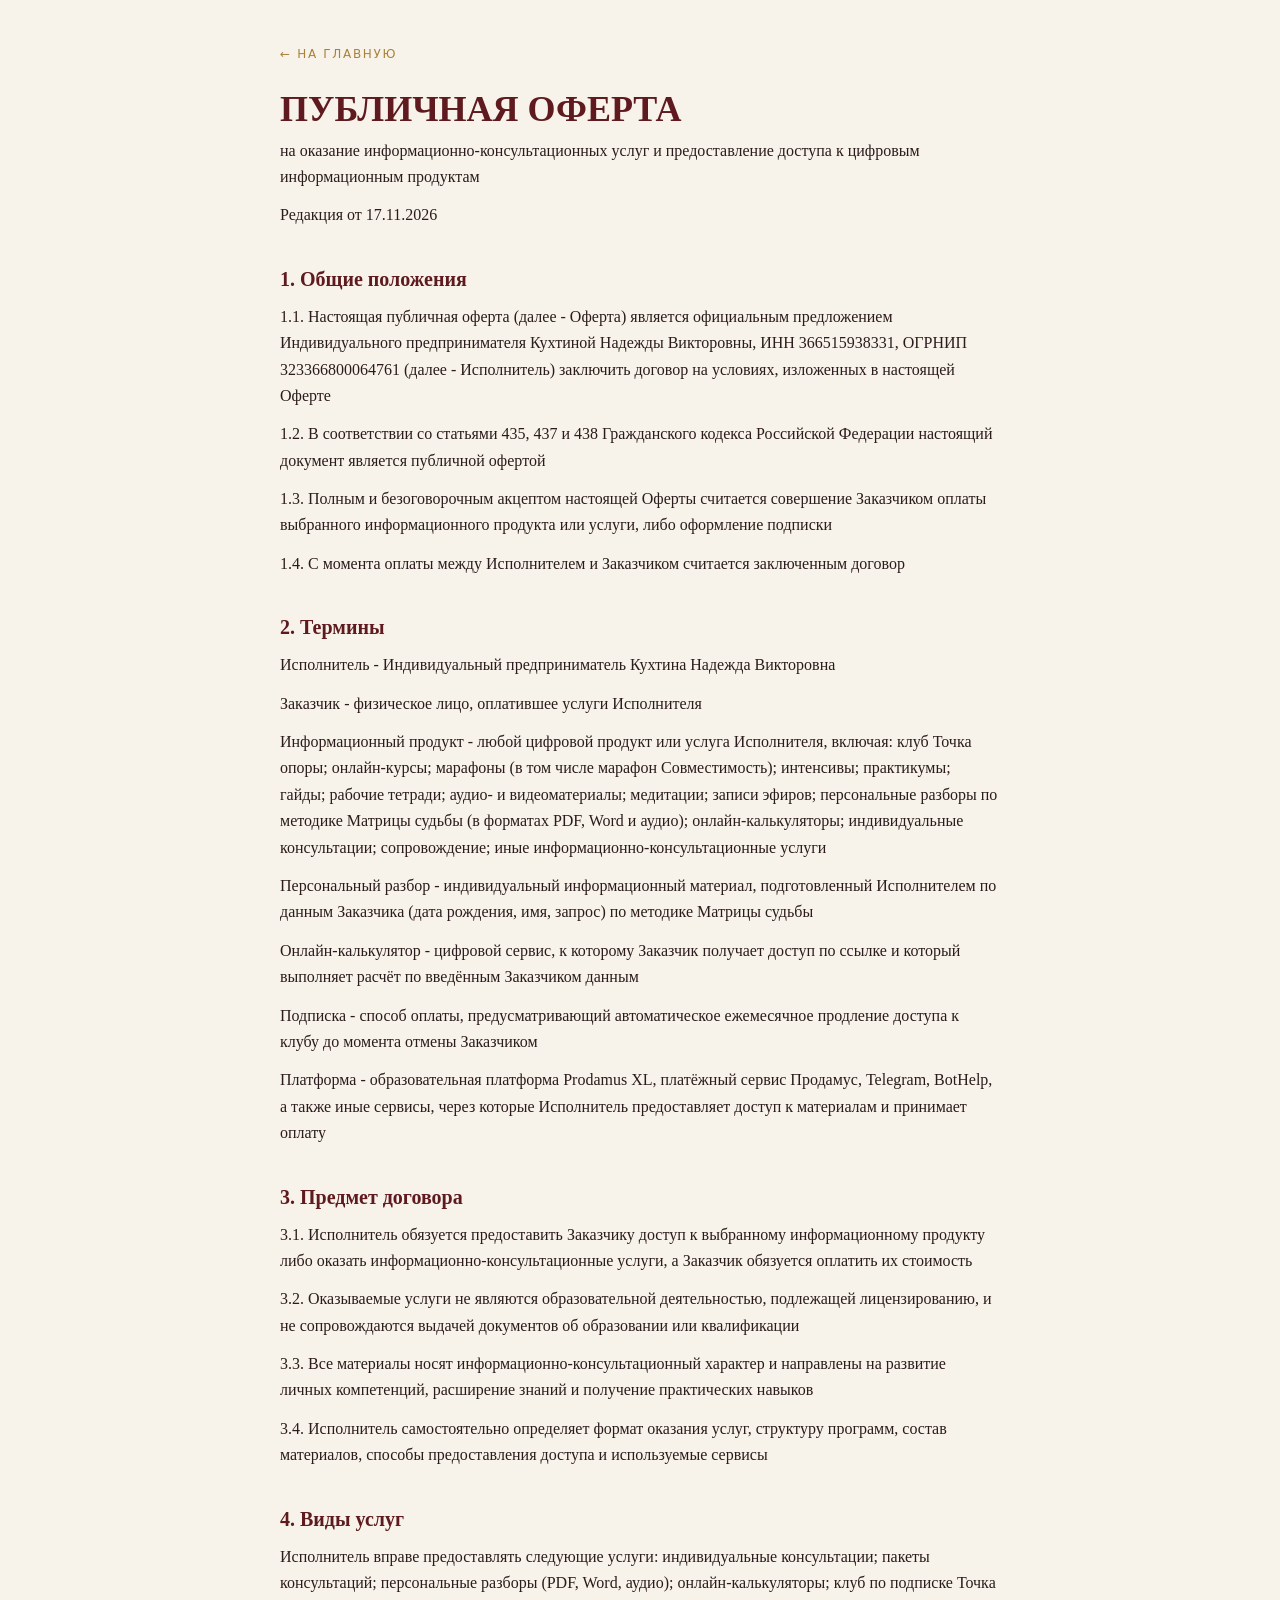
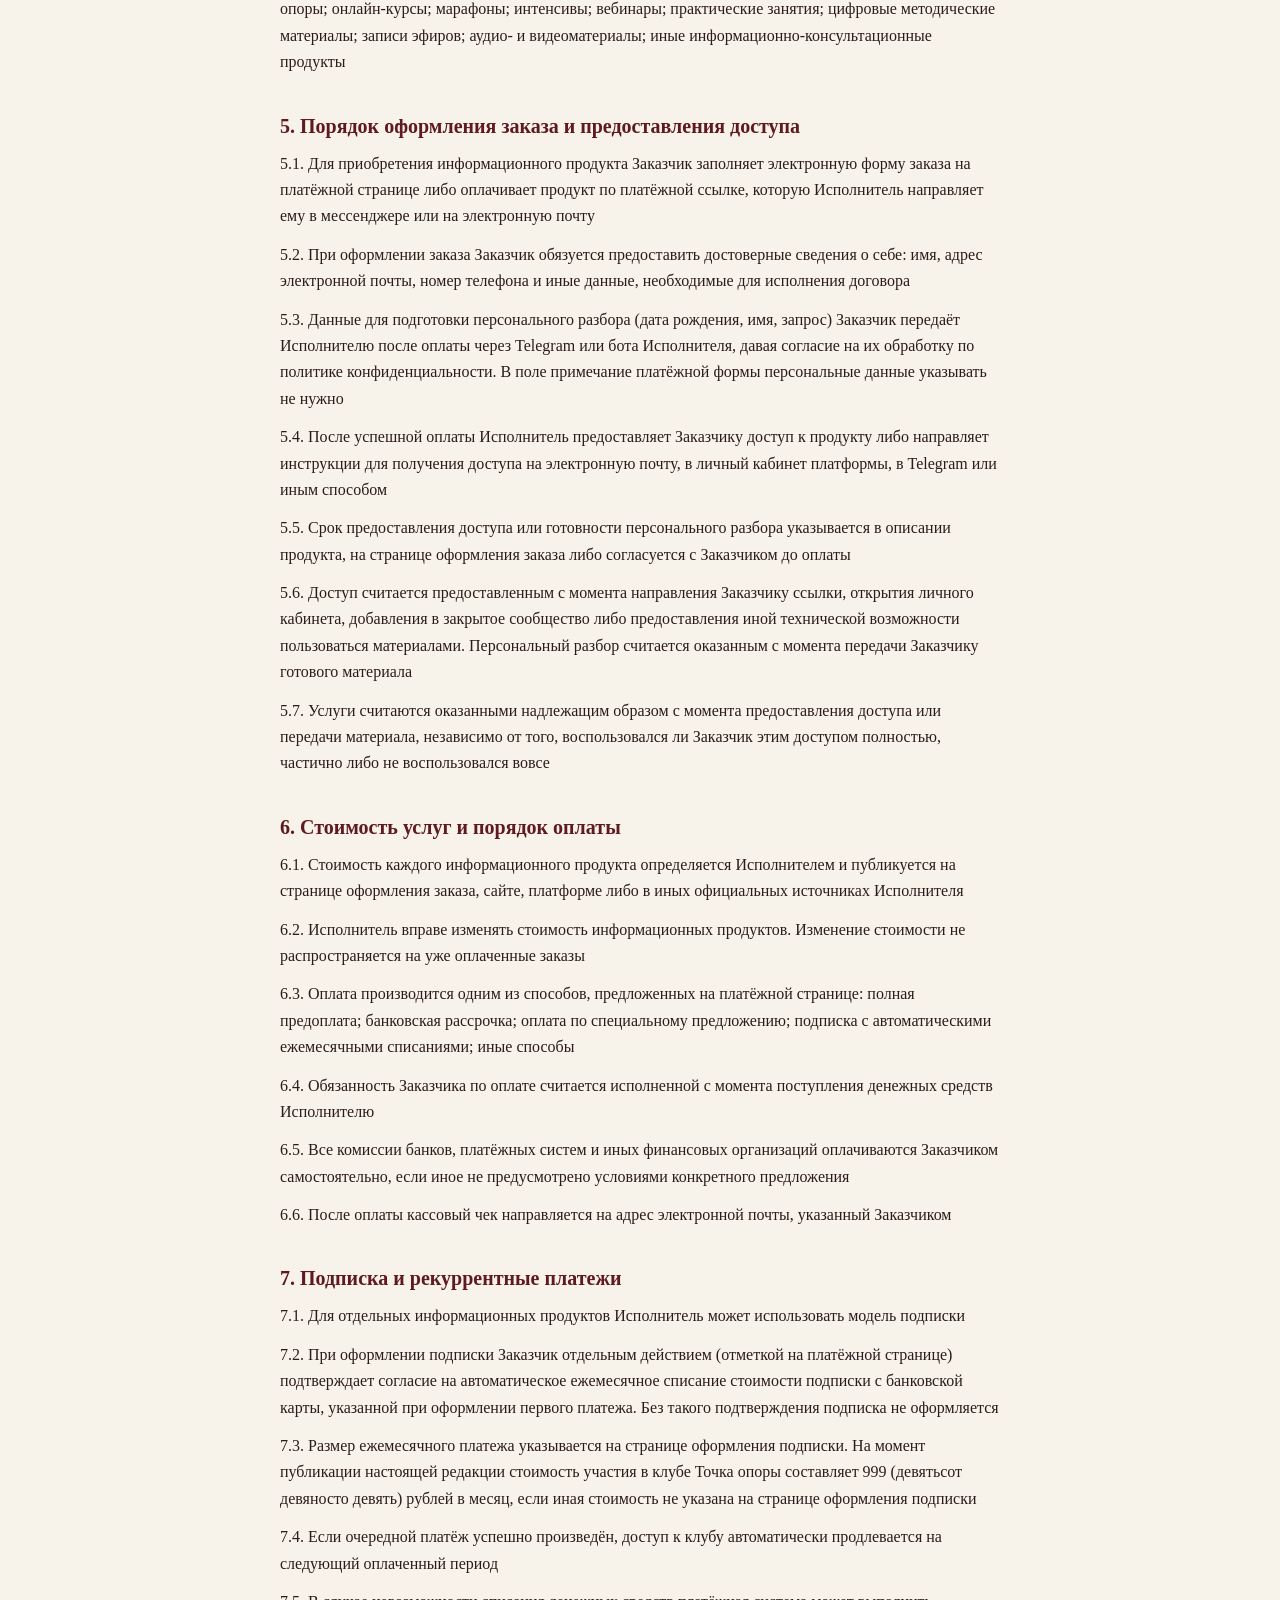
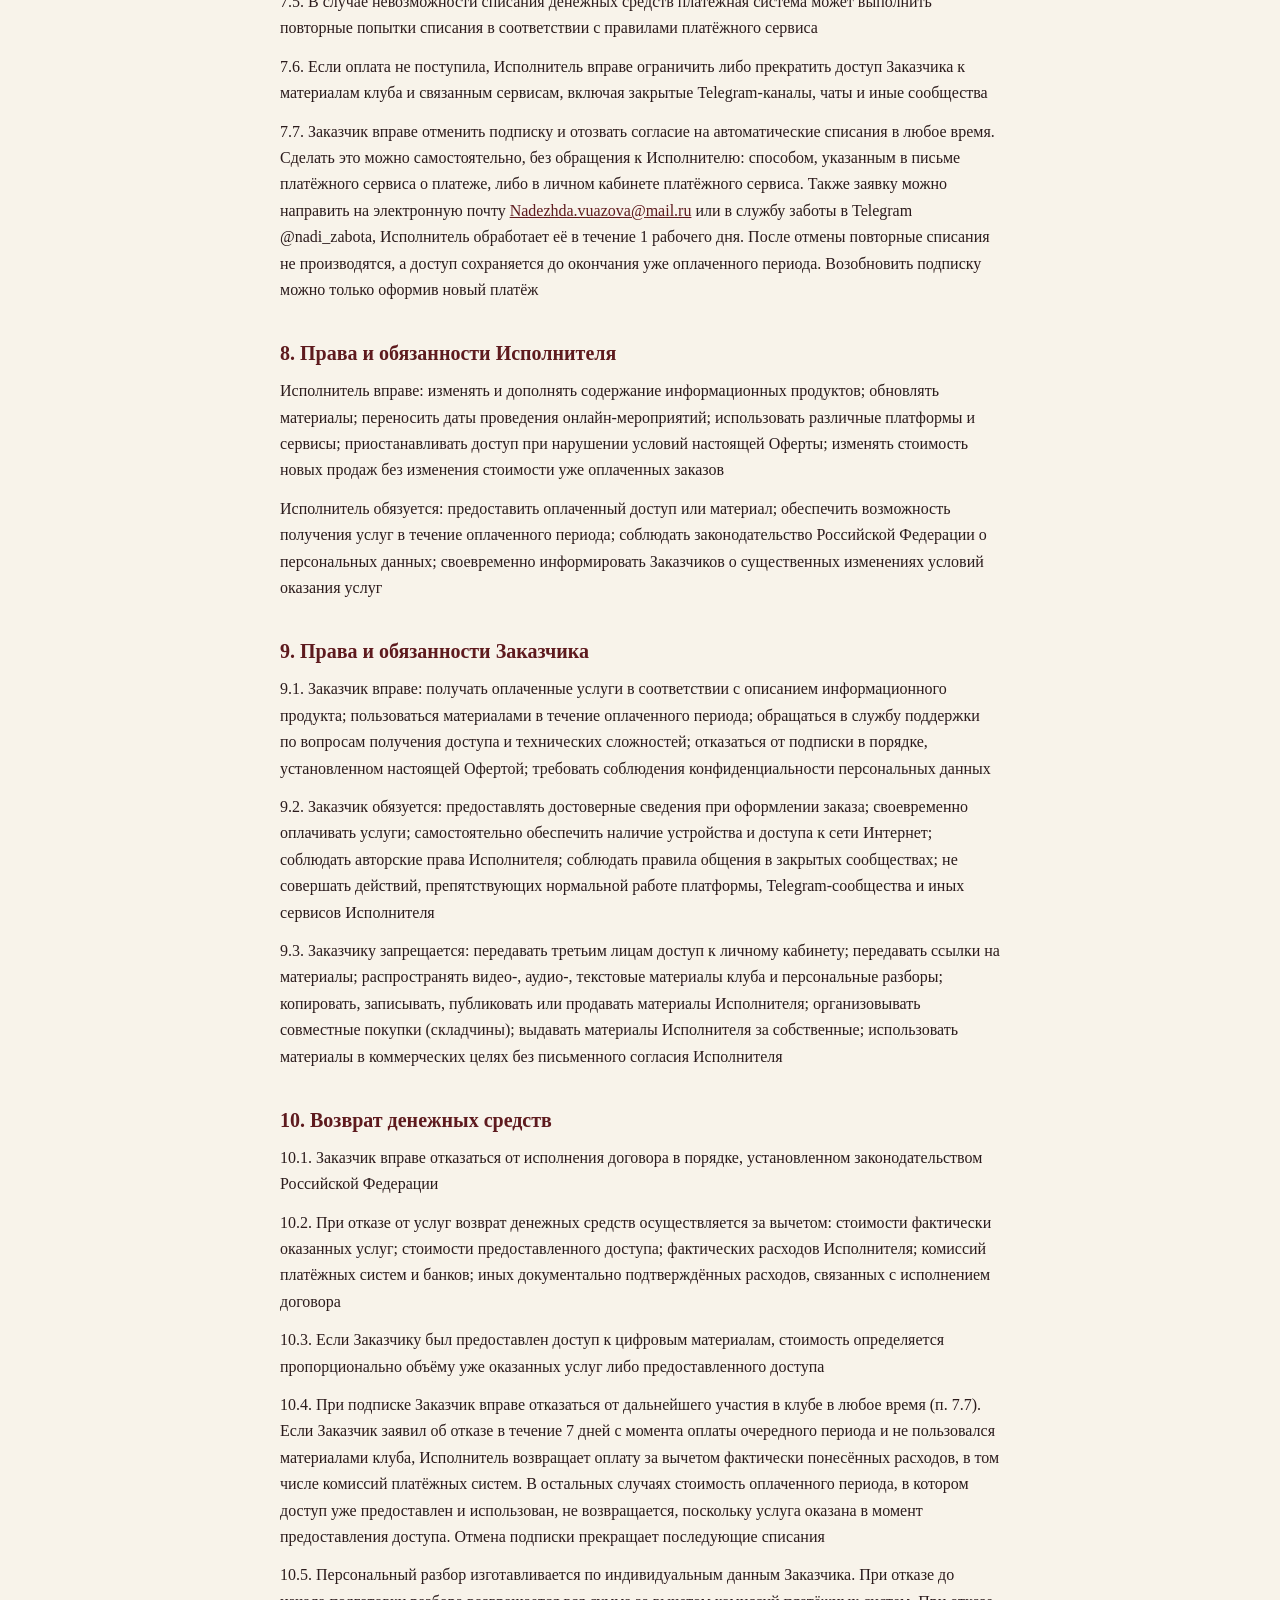
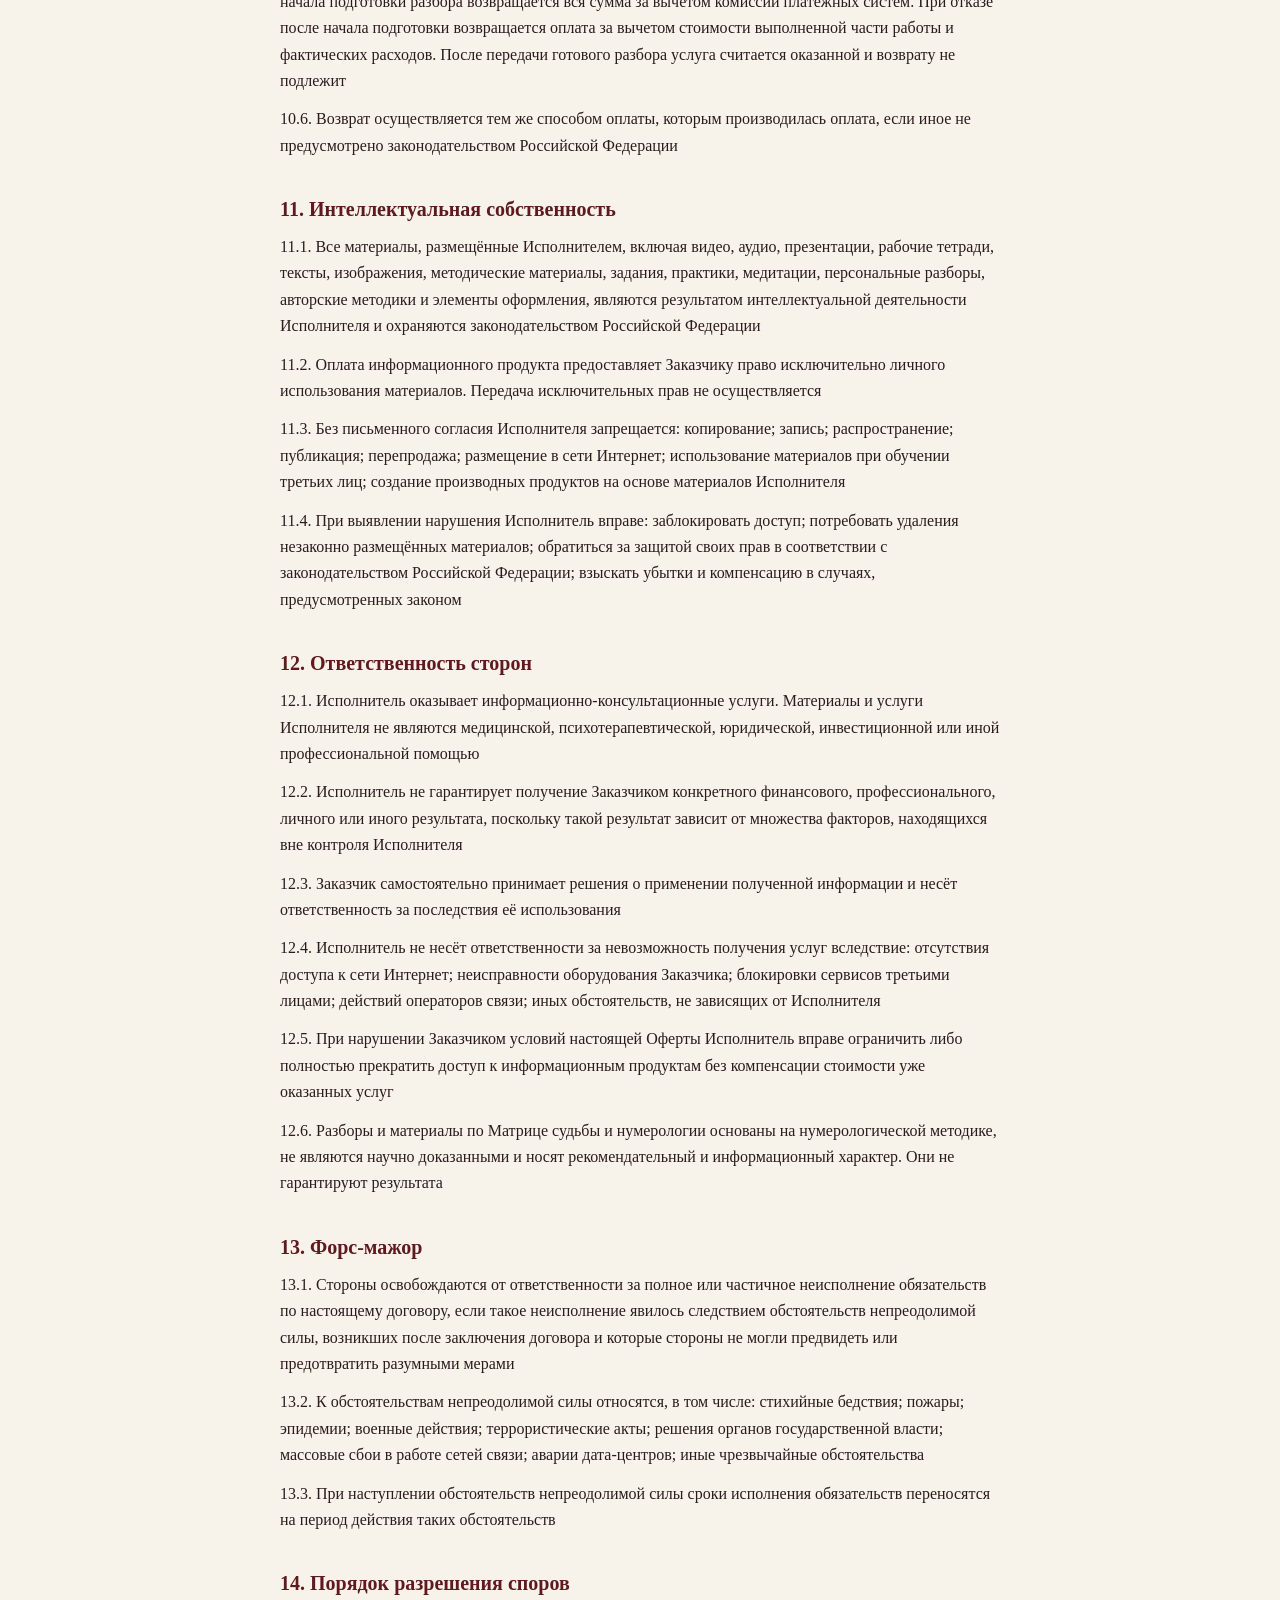
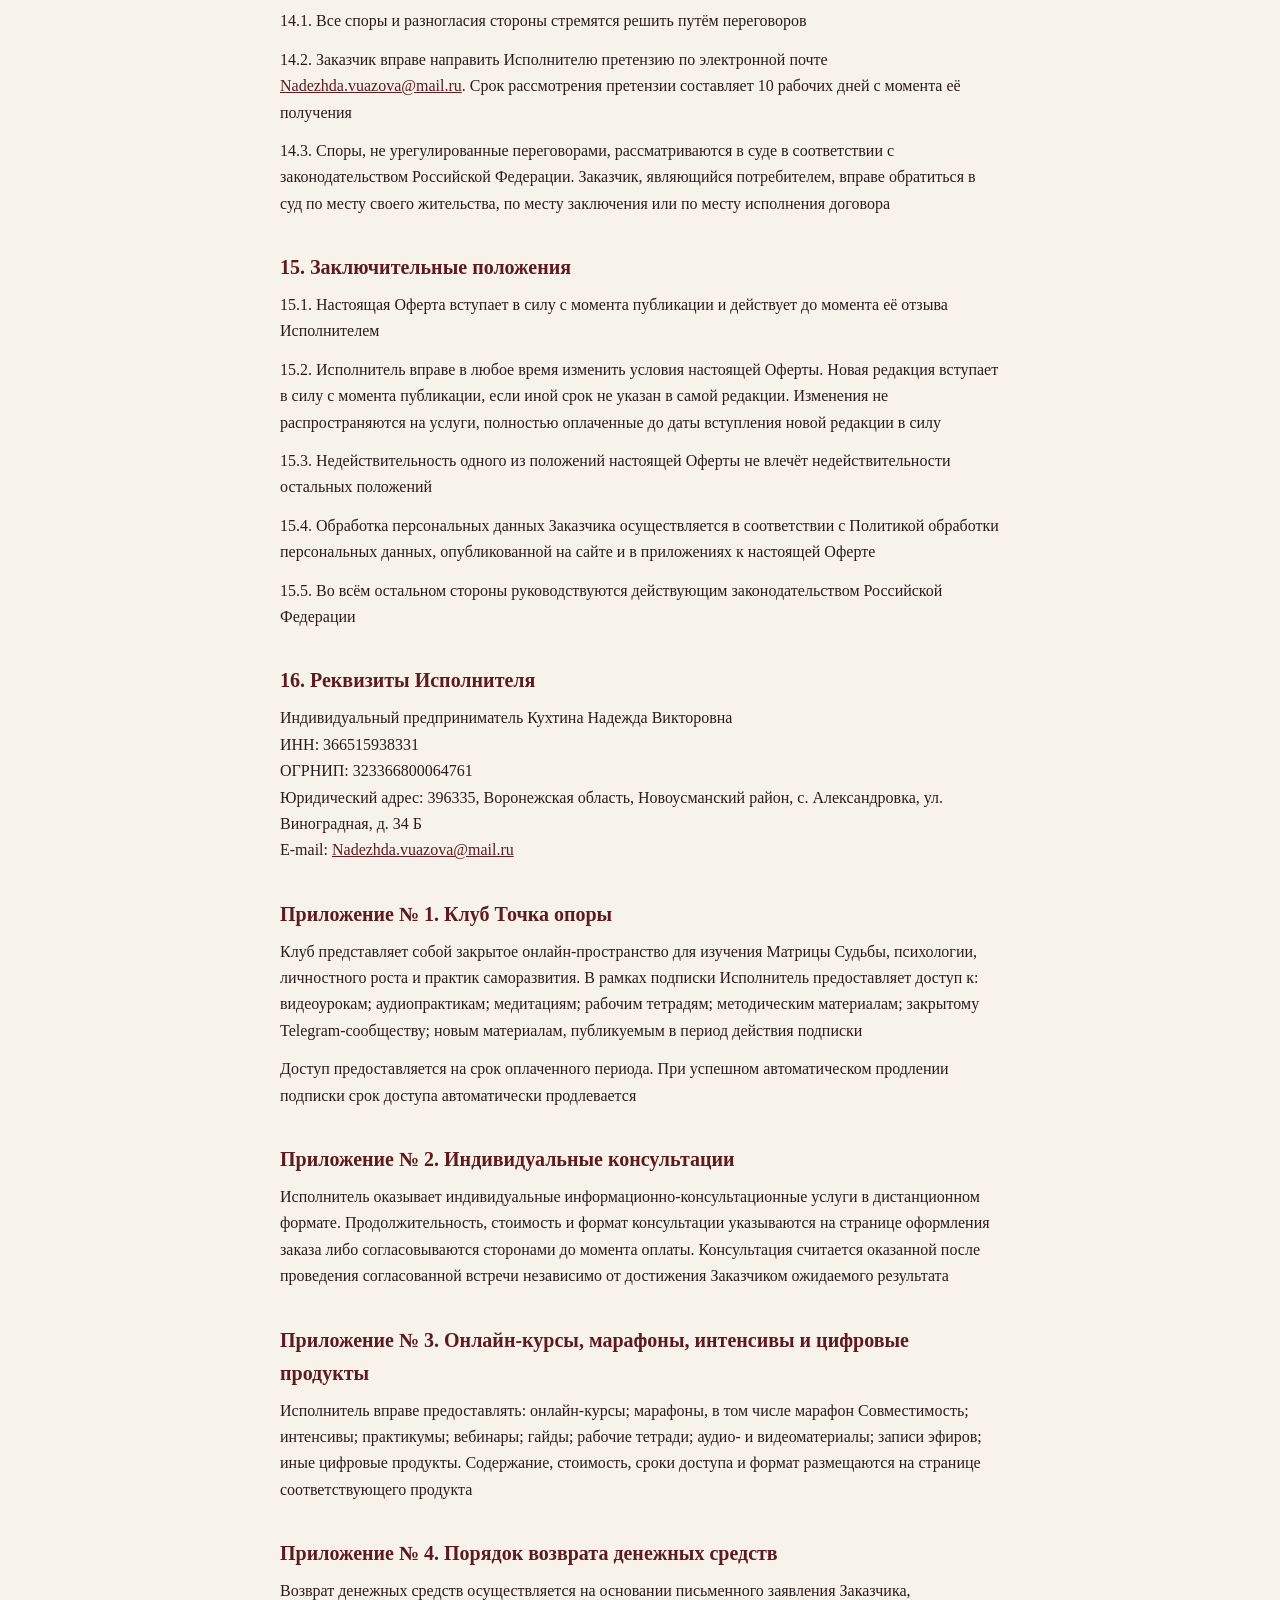
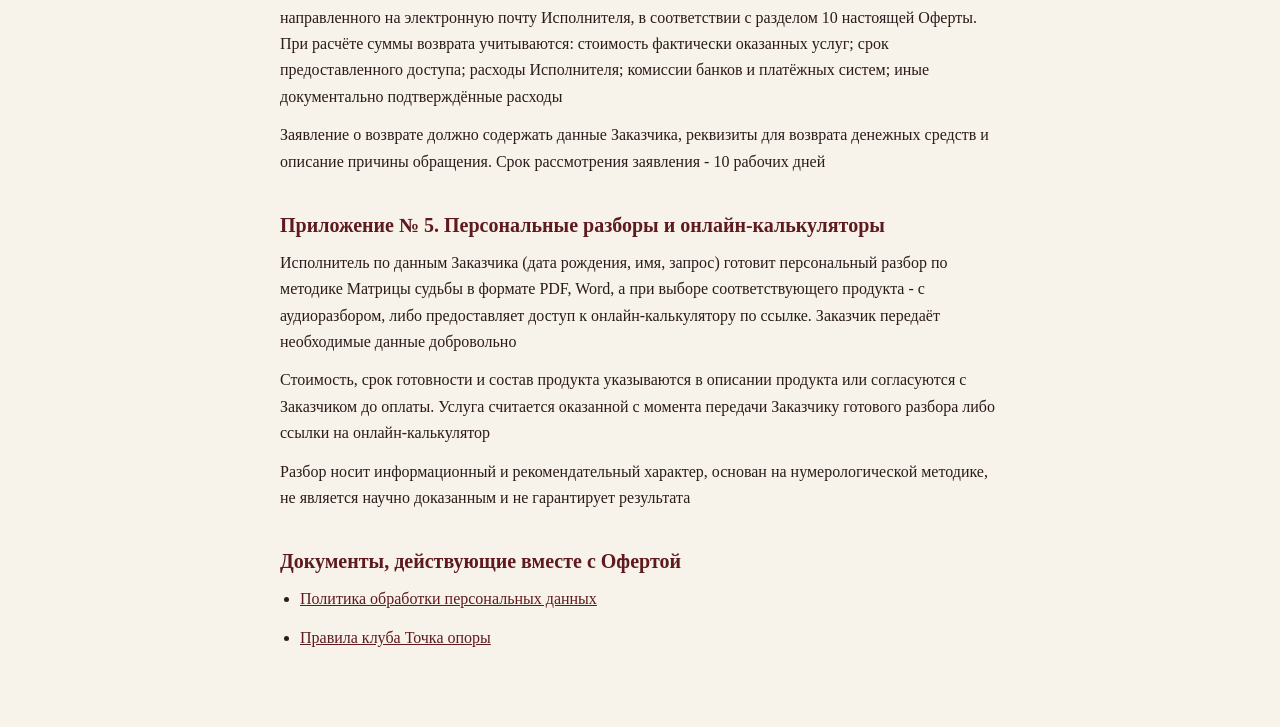
<file: oferta.html>
<!DOCTYPE html>
<html lang="ru">
<head>
<meta charset="utf-8">
<meta name="viewport" content="width=device-width, initial-scale=1">
<title>Публичная оферта | Надежда Кухтина</title>
<meta name="description" content="Публичная оферта ИП Кухтиной Надежды Викторовны на оказание информационно-консультационных услуг и доступ к цифровым продуктам">
<link rel="canonical" href="https://matrica.nadezhdakukhtina.ru/oferta.html">
<style>
:root{--bg:#F8F3EA;--card:#FCF8F1;--ink:#2B1B1C;--ink2:#6B5A55;--wine:#5E1A1E;--gold:#A8823C;--hair:rgba(198,161,91,.35)}
@media (prefers-color-scheme:dark){:root{--bg:#1E1214;--card:#271819;--ink:#F1E6D6;--ink2:#BBA99A;--wine:#E7C98C;--gold:#C6A15B;--hair:rgba(198,161,91,.3)}}
*{box-sizing:border-box}
body{margin:0;background:var(--bg);color:var(--ink);font:16px/1.65 Georgia,'Times New Roman',serif}
main{max-width:760px;margin:0 auto;padding:40px 20px 64px}
a{color:var(--wine)}
.back{font:500 12px/1 system-ui,sans-serif;letter-spacing:.14em;text-transform:uppercase;text-decoration:none;color:var(--gold)}
h1{font-size:clamp(26px,5vw,36px);line-height:1.2;color:var(--wine);margin:22px 0 6px}
h2{font-size:20px;color:var(--wine);margin:34px 0 8px}
.date{color:var(--ink2);font-size:14px;margin:0 0 24px}
p,li{margin:0 0 12px}
ul{padding-left:20px;margin:0 0 12px}
.card{background:var(--card);box-shadow:inset 0 0 0 1px var(--hair);padding:18px 20px;margin:12px 0}
</style>
</head>
<body>
<main>
<a class="back" href="/">← На главную</a>
<h1>ПУБЛИЧНАЯ ОФЕРТА</h1>
<p>на оказание информационно-консультационных услуг и предоставление доступа к цифровым информационным продуктам</p>
<p>Редакция от 17.11.2026</p>
<h2>1. Общие положения</h2>
<p>1.1. Настоящая публичная оферта (далее - Оферта) является официальным предложением Индивидуального предпринимателя Кухтиной Надежды Викторовны, ИНН 366515938331, ОГРНИП 323366800064761 (далее - Исполнитель) заключить договор на условиях, изложенных в настоящей Оферте</p>
<p>1.2. В соответствии со статьями 435, 437 и 438 Гражданского кодекса Российской Федерации настоящий документ является публичной офертой</p>
<p>1.3. Полным и безоговорочным акцептом настоящей Оферты считается совершение Заказчиком оплаты выбранного информационного продукта или услуги, либо оформление подписки</p>
<p>1.4. С момента оплаты между Исполнителем и Заказчиком считается заключенным договор</p>
<h2>2. Термины</h2>
<p>Исполнитель - Индивидуальный предприниматель Кухтина Надежда Викторовна</p>
<p>Заказчик - физическое лицо, оплатившее услуги Исполнителя</p>
<p>Информационный продукт - любой цифровой продукт или услуга Исполнителя, включая: клуб Точка опоры; онлайн-курсы; марафоны (в том числе марафон Совместимость); интенсивы; практикумы; гайды; рабочие тетради; аудио- и видеоматериалы; медитации; записи эфиров; персональные разборы по методике Матрицы судьбы (в форматах PDF, Word и аудио); онлайн-калькуляторы; индивидуальные консультации; сопровождение; иные информационно-консультационные услуги</p>
<p>Персональный разбор - индивидуальный информационный материал, подготовленный Исполнителем по данным Заказчика (дата рождения, имя, запрос) по методике Матрицы судьбы</p>
<p>Онлайн-калькулятор - цифровой сервис, к которому Заказчик получает доступ по ссылке и который выполняет расчёт по введённым Заказчиком данным</p>
<p>Подписка - способ оплаты, предусматривающий автоматическое ежемесячное продление доступа к клубу до момента отмены Заказчиком</p>
<p>Платформа - образовательная платформа Prodamus XL, платёжный сервис Продамус, Telegram, BotHelp, а также иные сервисы, через которые Исполнитель предоставляет доступ к материалам и принимает оплату</p>
<h2>3. Предмет договора</h2>
<p>3.1. Исполнитель обязуется предоставить Заказчику доступ к выбранному информационному продукту либо оказать информационно-консультационные услуги, а Заказчик обязуется оплатить их стоимость</p>
<p>3.2. Оказываемые услуги не являются образовательной деятельностью, подлежащей лицензированию, и не сопровождаются выдачей документов об образовании или квалификации</p>
<p>3.3. Все материалы носят информационно-консультационный характер и направлены на развитие личных компетенций, расширение знаний и получение практических навыков</p>
<p>3.4. Исполнитель самостоятельно определяет формат оказания услуг, структуру программ, состав материалов, способы предоставления доступа и используемые сервисы</p>
<h2>4. Виды услуг</h2>
<p>Исполнитель вправе предоставлять следующие услуги: индивидуальные консультации; пакеты консультаций; персональные разборы (PDF, Word, аудио); онлайн-калькуляторы; клуб по подписке Точка опоры; онлайн-курсы; марафоны; интенсивы; вебинары; практические занятия; цифровые методические материалы; записи эфиров; аудио- и видеоматериалы; иные информационно-консультационные продукты</p>
<h2>5. Порядок оформления заказа и предоставления доступа</h2>
<p>5.1. Для приобретения информационного продукта Заказчик заполняет электронную форму заказа на платёжной странице либо оплачивает продукт по платёжной ссылке, которую Исполнитель направляет ему в мессенджере или на электронную почту</p>
<p>5.2. При оформлении заказа Заказчик обязуется предоставить достоверные сведения о себе: имя, адрес электронной почты, номер телефона и иные данные, необходимые для исполнения договора</p>
<p>5.3. Данные для подготовки персонального разбора (дата рождения, имя, запрос) Заказчик передаёт Исполнителю после оплаты через Telegram или бота Исполнителя, давая согласие на их обработку по политике конфиденциальности. В поле примечание платёжной формы персональные данные указывать не нужно</p>
<p>5.4. После успешной оплаты Исполнитель предоставляет Заказчику доступ к продукту либо направляет инструкции для получения доступа на электронную почту, в личный кабинет платформы, в Telegram или иным способом</p>
<p>5.5. Срок предоставления доступа или готовности персонального разбора указывается в описании продукта, на странице оформления заказа либо согласуется с Заказчиком до оплаты</p>
<p>5.6. Доступ считается предоставленным с момента направления Заказчику ссылки, открытия личного кабинета, добавления в закрытое сообщество либо предоставления иной технической возможности пользоваться материалами. Персональный разбор считается оказанным с момента передачи Заказчику готового материала</p>
<p>5.7. Услуги считаются оказанными надлежащим образом с момента предоставления доступа или передачи материала, независимо от того, воспользовался ли Заказчик этим доступом полностью, частично либо не воспользовался вовсе</p>
<h2>6. Стоимость услуг и порядок оплаты</h2>
<p>6.1. Стоимость каждого информационного продукта определяется Исполнителем и публикуется на странице оформления заказа, сайте, платформе либо в иных официальных источниках Исполнителя</p>
<p>6.2. Исполнитель вправе изменять стоимость информационных продуктов. Изменение стоимости не распространяется на уже оплаченные заказы</p>
<p>6.3. Оплата производится одним из способов, предложенных на платёжной странице: полная предоплата; банковская рассрочка; оплата по специальному предложению; подписка с автоматическими ежемесячными списаниями; иные способы</p>
<p>6.4. Обязанность Заказчика по оплате считается исполненной с момента поступления денежных средств Исполнителю</p>
<p>6.5. Все комиссии банков, платёжных систем и иных финансовых организаций оплачиваются Заказчиком самостоятельно, если иное не предусмотрено условиями конкретного предложения</p>
<p>6.6. После оплаты кассовый чек направляется на адрес электронной почты, указанный Заказчиком</p>
<h2>7. Подписка и рекуррентные платежи</h2>
<p>7.1. Для отдельных информационных продуктов Исполнитель может использовать модель подписки</p>
<p>7.2. При оформлении подписки Заказчик отдельным действием (отметкой на платёжной странице) подтверждает согласие на автоматическое ежемесячное списание стоимости подписки с банковской карты, указанной при оформлении первого платежа. Без такого подтверждения подписка не оформляется</p>
<p>7.3. Размер ежемесячного платежа указывается на странице оформления подписки. На момент публикации настоящей редакции стоимость участия в клубе Точка опоры составляет 999 (девятьсот девяносто девять) рублей в месяц, если иная стоимость не указана на странице оформления подписки</p>
<p>7.4. Если очередной платёж успешно произведён, доступ к клубу автоматически продлевается на следующий оплаченный период</p>
<p>7.5. В случае невозможности списания денежных средств платёжная система может выполнить повторные попытки списания в соответствии с правилами платёжного сервиса</p>
<p>7.6. Если оплата не поступила, Исполнитель вправе ограничить либо прекратить доступ Заказчика к материалам клуба и связанным сервисам, включая закрытые Telegram-каналы, чаты и иные сообщества</p>
<p>7.7. Заказчик вправе отменить подписку и отозвать согласие на автоматические списания в любое время. Сделать это можно самостоятельно, без обращения к Исполнителю: способом, указанным в письме платёжного сервиса о платеже, либо в личном кабинете платёжного сервиса. Также заявку можно направить на электронную почту <a href="mailto:Nadezhda.vuazova@mail.ru">Nadezhda.vuazova@mail.ru</a> или в службу заботы в Telegram @nadi_zabota, Исполнитель обработает её в течение 1 рабочего дня. После отмены повторные списания не производятся, а доступ сохраняется до окончания уже оплаченного периода. Возобновить подписку можно только оформив новый платёж</p>
<h2>8. Права и обязанности Исполнителя</h2>
<p>Исполнитель вправе: изменять и дополнять содержание информационных продуктов; обновлять материалы; переносить даты проведения онлайн-мероприятий; использовать различные платформы и сервисы; приостанавливать доступ при нарушении условий настоящей Оферты; изменять стоимость новых продаж без изменения стоимости уже оплаченных заказов</p>
<p>Исполнитель обязуется: предоставить оплаченный доступ или материал; обеспечить возможность получения услуг в течение оплаченного периода; соблюдать законодательство Российской Федерации о персональных данных; своевременно информировать Заказчиков о существенных изменениях условий оказания услуг</p>
<h2>9. Права и обязанности Заказчика</h2>
<p>9.1. Заказчик вправе: получать оплаченные услуги в соответствии с описанием информационного продукта; пользоваться материалами в течение оплаченного периода; обращаться в службу поддержки по вопросам получения доступа и технических сложностей; отказаться от подписки в порядке, установленном настоящей Офертой; требовать соблюдения конфиденциальности персональных данных</p>
<p>9.2. Заказчик обязуется: предоставлять достоверные сведения при оформлении заказа; своевременно оплачивать услуги; самостоятельно обеспечить наличие устройства и доступа к сети Интернет; соблюдать авторские права Исполнителя; соблюдать правила общения в закрытых сообществах; не совершать действий, препятствующих нормальной работе платформы, Telegram-сообщества и иных сервисов Исполнителя</p>
<p>9.3. Заказчику запрещается: передавать третьим лицам доступ к личному кабинету; передавать ссылки на материалы; распространять видео-, аудио-, текстовые материалы клуба и персональные разборы; копировать, записывать, публиковать или продавать материалы Исполнителя; организовывать совместные покупки (складчины); выдавать материалы Исполнителя за собственные; использовать материалы в коммерческих целях без письменного согласия Исполнителя</p>
<h2>10. Возврат денежных средств</h2>
<p>10.1. Заказчик вправе отказаться от исполнения договора в порядке, установленном законодательством Российской Федерации</p>
<p>10.2. При отказе от услуг возврат денежных средств осуществляется за вычетом: стоимости фактически оказанных услуг; стоимости предоставленного доступа; фактических расходов Исполнителя; комиссий платёжных систем и банков; иных документально подтверждённых расходов, связанных с исполнением договора</p>
<p>10.3. Если Заказчику был предоставлен доступ к цифровым материалам, стоимость определяется пропорционально объёму уже оказанных услуг либо предоставленного доступа</p>
<p>10.4. При подписке Заказчик вправе отказаться от дальнейшего участия в клубе в любое время (п. 7.7). Если Заказчик заявил об отказе в течение 7 дней с момента оплаты очередного периода и не пользовался материалами клуба, Исполнитель возвращает оплату за вычетом фактически понесённых расходов, в том числе комиссий платёжных систем. В остальных случаях стоимость оплаченного периода, в котором доступ уже предоставлен и использован, не возвращается, поскольку услуга оказана в момент предоставления доступа. Отмена подписки прекращает последующие списания</p>
<p>10.5. Персональный разбор изготавливается по индивидуальным данным Заказчика. При отказе до начала подготовки разбора возвращается вся сумма за вычетом комиссий платёжных систем. При отказе после начала подготовки возвращается оплата за вычетом стоимости выполненной части работы и фактических расходов. После передачи готового разбора услуга считается оказанной и возврату не подлежит</p>
<p>10.6. Возврат осуществляется тем же способом оплаты, которым производилась оплата, если иное не предусмотрено законодательством Российской Федерации</p>
<h2>11. Интеллектуальная собственность</h2>
<p>11.1. Все материалы, размещённые Исполнителем, включая видео, аудио, презентации, рабочие тетради, тексты, изображения, методические материалы, задания, практики, медитации, персональные разборы, авторские методики и элементы оформления, являются результатом интеллектуальной деятельности Исполнителя и охраняются законодательством Российской Федерации</p>
<p>11.2. Оплата информационного продукта предоставляет Заказчику право исключительно личного использования материалов. Передача исключительных прав не осуществляется</p>
<p>11.3. Без письменного согласия Исполнителя запрещается: копирование; запись; распространение; публикация; перепродажа; размещение в сети Интернет; использование материалов при обучении третьих лиц; создание производных продуктов на основе материалов Исполнителя</p>
<p>11.4. При выявлении нарушения Исполнитель вправе: заблокировать доступ; потребовать удаления незаконно размещённых материалов; обратиться за защитой своих прав в соответствии с законодательством Российской Федерации; взыскать убытки и компенсацию в случаях, предусмотренных законом</p>
<h2>12. Ответственность сторон</h2>
<p>12.1. Исполнитель оказывает информационно-консультационные услуги. Материалы и услуги Исполнителя не являются медицинской, психотерапевтической, юридической, инвестиционной или иной профессиональной помощью</p>
<p>12.2. Исполнитель не гарантирует получение Заказчиком конкретного финансового, профессионального, личного или иного результата, поскольку такой результат зависит от множества факторов, находящихся вне контроля Исполнителя</p>
<p>12.3. Заказчик самостоятельно принимает решения о применении полученной информации и несёт ответственность за последствия её использования</p>
<p>12.4. Исполнитель не несёт ответственности за невозможность получения услуг вследствие: отсутствия доступа к сети Интернет; неисправности оборудования Заказчика; блокировки сервисов третьими лицами; действий операторов связи; иных обстоятельств, не зависящих от Исполнителя</p>
<p>12.5. При нарушении Заказчиком условий настоящей Оферты Исполнитель вправе ограничить либо полностью прекратить доступ к информационным продуктам без компенсации стоимости уже оказанных услуг</p>
<p>12.6. Разборы и материалы по Матрице судьбы и нумерологии основаны на нумерологической методике, не являются научно доказанными и носят рекомендательный и информационный характер. Они не гарантируют результата</p>
<h2>13. Форс-мажор</h2>
<p>13.1. Стороны освобождаются от ответственности за полное или частичное неисполнение обязательств по настоящему договору, если такое неисполнение явилось следствием обстоятельств непреодолимой силы, возникших после заключения договора и которые стороны не могли предвидеть или предотвратить разумными мерами</p>
<p>13.2. К обстоятельствам непреодолимой силы относятся, в том числе: стихийные бедствия; пожары; эпидемии; военные действия; террористические акты; решения органов государственной власти; массовые сбои в работе сетей связи; аварии дата-центров; иные чрезвычайные обстоятельства</p>
<p>13.3. При наступлении обстоятельств непреодолимой силы сроки исполнения обязательств переносятся на период действия таких обстоятельств</p>
<h2>14. Порядок разрешения споров</h2>
<p>14.1. Все споры и разногласия стороны стремятся решить путём переговоров</p>
<p>14.2. Заказчик вправе направить Исполнителю претензию по электронной почте <a href="mailto:Nadezhda.vuazova@mail.ru">Nadezhda.vuazova@mail.ru</a>. Срок рассмотрения претензии составляет 10 рабочих дней с момента её получения</p>
<p>14.3. Споры, не урегулированные переговорами, рассматриваются в суде в соответствии с законодательством Российской Федерации. Заказчик, являющийся потребителем, вправе обратиться в суд по месту своего жительства, по месту заключения или по месту исполнения договора</p>
<h2>15. Заключительные положения</h2>
<p>15.1. Настоящая Оферта вступает в силу с момента публикации и действует до момента её отзыва Исполнителем</p>
<p>15.2. Исполнитель вправе в любое время изменить условия настоящей Оферты. Новая редакция вступает в силу с момента публикации, если иной срок не указан в самой редакции. Изменения не распространяются на услуги, полностью оплаченные до даты вступления новой редакции в силу</p>
<p>15.3. Недействительность одного из положений настоящей Оферты не влечёт недействительности остальных положений</p>
<p>15.4. Обработка персональных данных Заказчика осуществляется в соответствии с Политикой обработки персональных данных, опубликованной на сайте и в приложениях к настоящей Оферте</p>
<p>15.5. Во всём остальном стороны руководствуются действующим законодательством Российской Федерации</p>
<h2>16. Реквизиты Исполнителя</h2>
<p>Индивидуальный предприниматель Кухтина Надежда Викторовна<br>ИНН: 366515938331<br>ОГРНИП: 323366800064761<br>Юридический адрес: 396335, Воронежская область, Новоусманский район, с. Александровка, ул. Виноградная, д. 34 Б<br>E-mail: <a href="mailto:Nadezhda.vuazova@mail.ru">Nadezhda.vuazova@mail.ru</a></p>
<h2>Приложение № 1. Клуб Точка опоры</h2>
<p>Клуб представляет собой закрытое онлайн-пространство для изучения Матрицы Судьбы, психологии, личностного роста и практик саморазвития. В рамках подписки Исполнитель предоставляет доступ к: видеоурокам; аудиопрактикам; медитациям; рабочим тетрадям; методическим материалам; закрытому Telegram-сообществу; новым материалам, публикуемым в период действия подписки</p>
<p>Доступ предоставляется на срок оплаченного периода. При успешном автоматическом продлении подписки срок доступа автоматически продлевается</p>
<h2>Приложение № 2. Индивидуальные консультации</h2>
<p>Исполнитель оказывает индивидуальные информационно-консультационные услуги в дистанционном формате. Продолжительность, стоимость и формат консультации указываются на странице оформления заказа либо согласовываются сторонами до момента оплаты. Консультация считается оказанной после проведения согласованной встречи независимо от достижения Заказчиком ожидаемого результата</p>
<h2>Приложение № 3. Онлайн-курсы, марафоны, интенсивы и цифровые продукты</h2>
<p>Исполнитель вправе предоставлять: онлайн-курсы; марафоны, в том числе марафон Совместимость; интенсивы; практикумы; вебинары; гайды; рабочие тетради; аудио- и видеоматериалы; записи эфиров; иные цифровые продукты. Содержание, стоимость, сроки доступа и формат размещаются на странице соответствующего продукта</p>
<h2>Приложение № 4. Порядок возврата денежных средств</h2>
<p>Возврат денежных средств осуществляется на основании письменного заявления Заказчика, направленного на электронную почту Исполнителя, в соответствии с разделом 10 настоящей Оферты. При расчёте суммы возврата учитываются: стоимость фактически оказанных услуг; срок предоставленного доступа; расходы Исполнителя; комиссии банков и платёжных систем; иные документально подтверждённые расходы</p>
<p>Заявление о возврате должно содержать данные Заказчика, реквизиты для возврата денежных средств и описание причины обращения. Срок рассмотрения заявления - 10 рабочих дней</p>
<h2>Приложение № 5. Персональные разборы и онлайн-калькуляторы</h2>
<p>Исполнитель по данным Заказчика (дата рождения, имя, запрос) готовит персональный разбор по методике Матрицы судьбы в формате PDF, Word, а при выборе соответствующего продукта - с аудиоразбором, либо предоставляет доступ к онлайн-калькулятору по ссылке. Заказчик передаёт необходимые данные добровольно</p>
<p>Стоимость, срок готовности и состав продукта указываются в описании продукта или согласуются с Заказчиком до оплаты. Услуга считается оказанной с момента передачи Заказчику готового разбора либо ссылки на онлайн-калькулятор</p>
<p>Разбор носит информационный и рекомендательный характер, основан на нумерологической методике, не является научно доказанным и не гарантирует результата</p>
<h2>Документы, действующие вместе с Офертой</h2>
<ul><li><a href="/politika.html">Политика обработки персональных данных</a></li><li><a href="https://nadinmatrix.payform.ru/warranty/rules/">Правила клуба Точка опоры</a></li></ul>
</main>
</body>
</html>
</file>
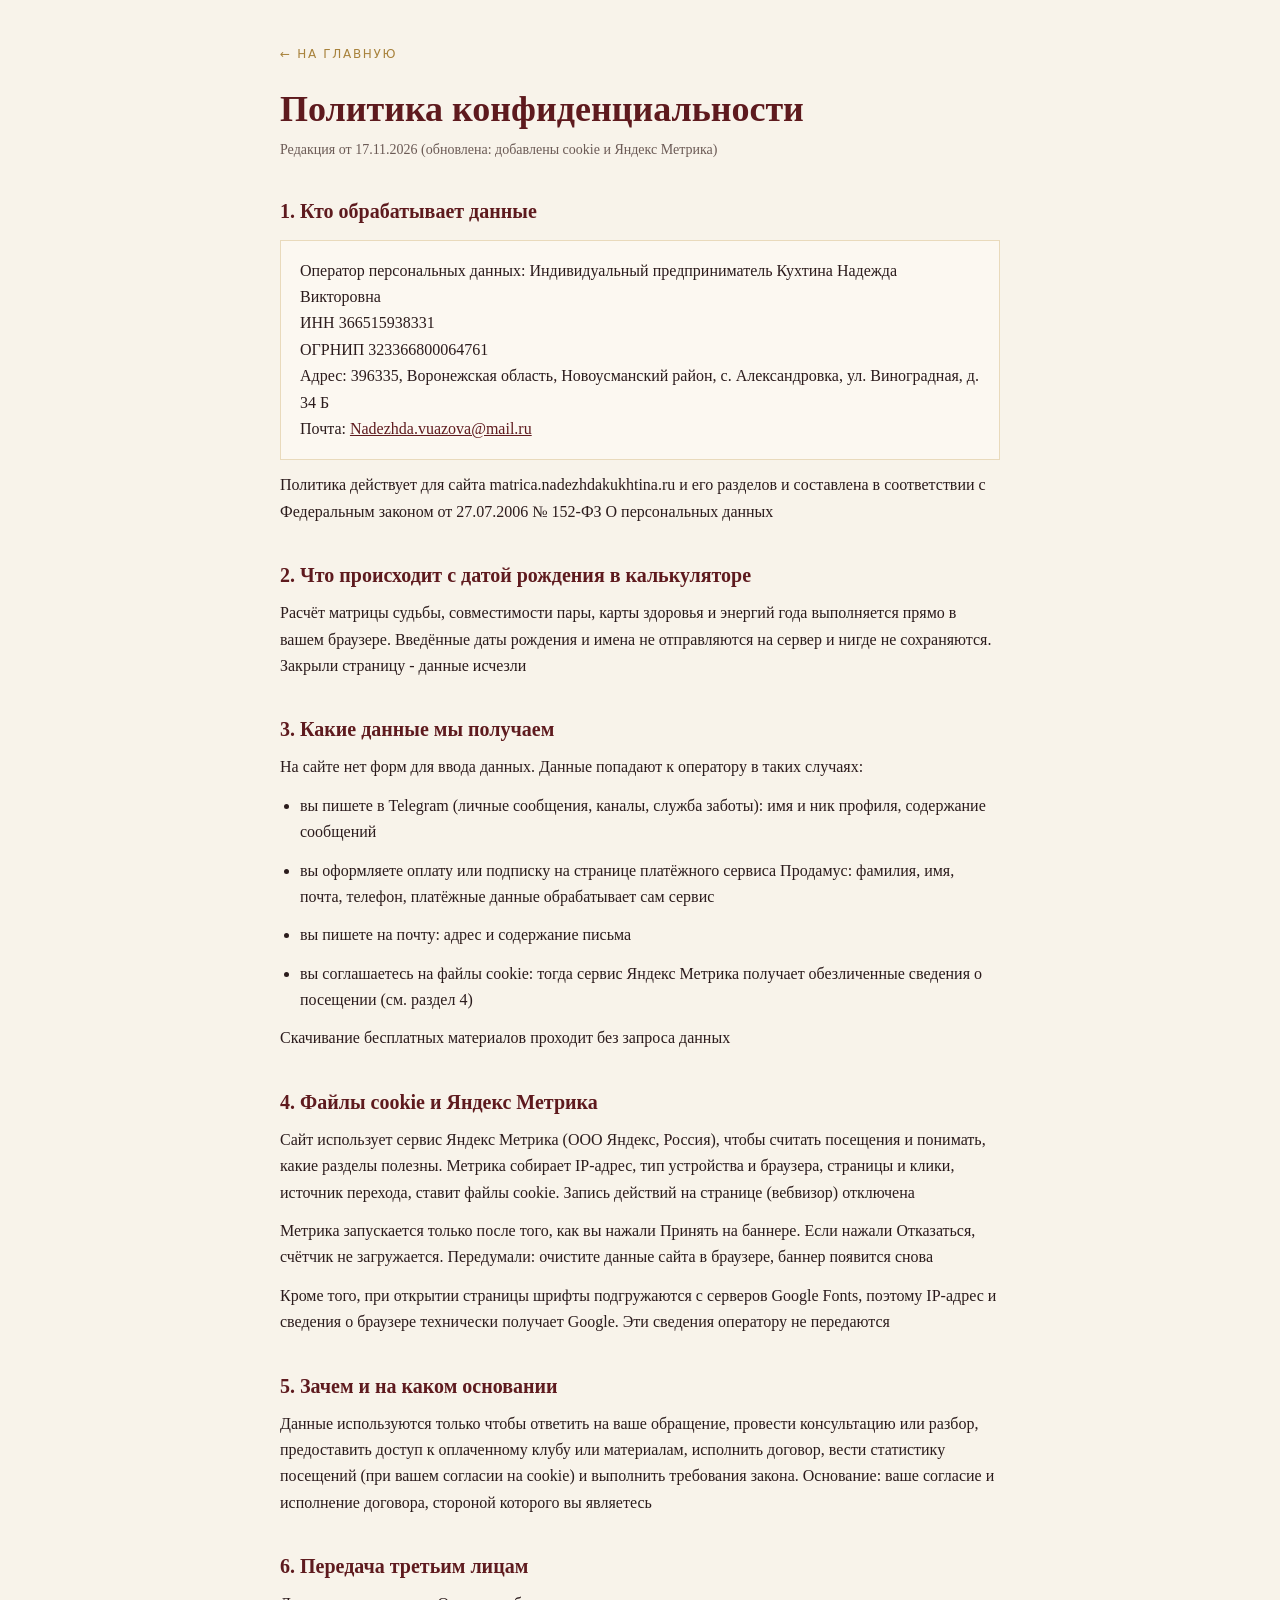
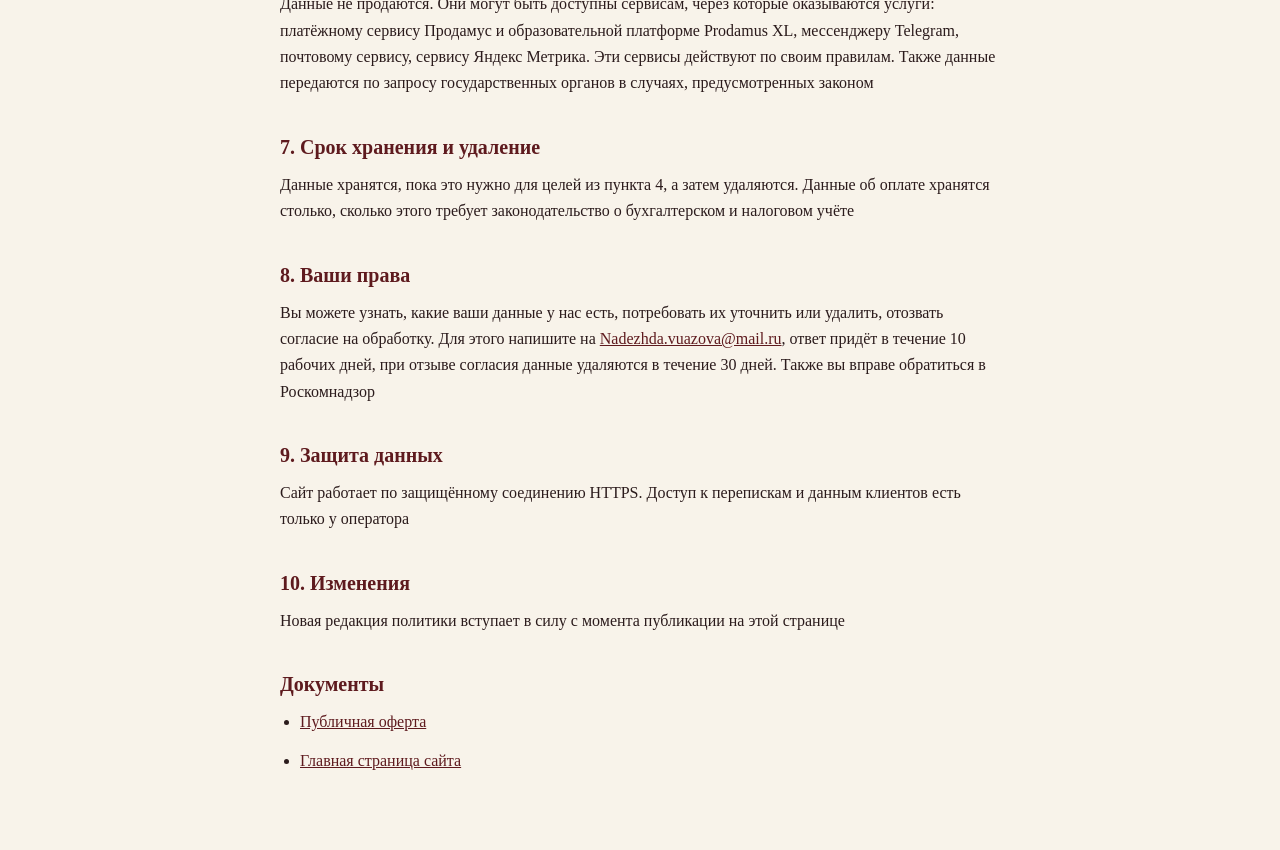
<file: politika.html>
<!DOCTYPE html>
<html lang="ru">
<head>
<meta charset="utf-8">
<meta name="viewport" content="width=device-width, initial-scale=1">
<title>Политика конфиденциальности | Надежда Кухтина</title>
<meta name="description" content="Политика обработки персональных данных на сайте nadezhdakukhtina.ru. Оператор: ИП Кухтина Надежда Викторовна">
<link rel="canonical" href="https://matrica.nadezhdakukhtina.ru/politika.html">
<style>
:root{--bg:#F8F3EA;--card:#FCF8F1;--ink:#2B1B1C;--ink2:#6B5A55;--wine:#5E1A1E;--gold:#A8823C;--hair:rgba(198,161,91,.35)}
@media (prefers-color-scheme:dark){:root{--bg:#1E1214;--card:#271819;--ink:#F1E6D6;--ink2:#BBA99A;--wine:#E7C98C;--gold:#C6A15B;--hair:rgba(198,161,91,.3)}}
*{box-sizing:border-box}
body{margin:0;background:var(--bg);color:var(--ink);font:16px/1.65 Georgia,'Times New Roman',serif}
main{max-width:760px;margin:0 auto;padding:40px 20px 64px}
a{color:var(--wine)}
.back{font:500 12px/1 system-ui,sans-serif;letter-spacing:.14em;text-transform:uppercase;text-decoration:none;color:var(--gold)}
h1{font-size:clamp(26px,5vw,36px);line-height:1.2;color:var(--wine);margin:22px 0 6px}
h2{font-size:20px;color:var(--wine);margin:34px 0 8px}
.date{color:var(--ink2);font-size:14px;margin:0 0 24px}
p,li{margin:0 0 12px}
ul{padding-left:20px;margin:0 0 12px}
.card{background:var(--card);box-shadow:inset 0 0 0 1px var(--hair);padding:18px 20px;margin:12px 0}
</style>
</head>
<body>
<main>
<a class="back" href="/">← На главную</a>
<h1>Политика конфиденциальности</h1>
<p class="date">Редакция от 17.11.2026 (обновлена: добавлены cookie и Яндекс Метрика)</p>

<h2>1. Кто обрабатывает данные</h2>
<div class="card">
Оператор персональных данных: Индивидуальный предприниматель Кухтина Надежда Викторовна<br>
ИНН 366515938331<br>
ОГРНИП 323366800064761<br>
Адрес: 396335, Воронежская область, Новоусманский район, с. Александровка, ул. Виноградная, д. 34 Б<br>
Почта: <a href="mailto:Nadezhda.vuazova@mail.ru">Nadezhda.vuazova@mail.ru</a>
</div>
<p>Политика действует для сайта matrica.nadezhdakukhtina.ru и его разделов и составлена в соответствии с Федеральным законом от 27.07.2006 № 152-ФЗ О персональных данных</p>

<h2>2. Что происходит с датой рождения в калькуляторе</h2>
<p>Расчёт матрицы судьбы, совместимости пары, карты здоровья и энергий года выполняется прямо в вашем браузере. Введённые даты рождения и имена не отправляются на сервер и нигде не сохраняются. Закрыли страницу - данные исчезли</p>

<h2>3. Какие данные мы получаем</h2>
<p>На сайте нет форм для ввода данных. Данные попадают к оператору в таких случаях:</p>
<ul>
<li>вы пишете в Telegram (личные сообщения, каналы, служба заботы): имя и ник профиля, содержание сообщений</li>
<li>вы оформляете оплату или подписку на странице платёжного сервиса Продамус: фамилия, имя, почта, телефон, платёжные данные обрабатывает сам сервис</li>
<li>вы пишете на почту: адрес и содержание письма</li>
<li>вы соглашаетесь на файлы cookie: тогда сервис Яндекс Метрика получает обезличенные сведения о посещении (см. раздел 4)</li>
</ul>
<p>Скачивание бесплатных материалов проходит без запроса данных</p>

<h2>4. Файлы cookie и Яндекс Метрика</h2>
<p>Сайт использует сервис Яндекс Метрика (ООО Яндекс, Россия), чтобы считать посещения и понимать, какие разделы полезны. Метрика собирает IP-адрес, тип устройства и браузера, страницы и клики, источник перехода, ставит файлы cookie. Запись действий на странице (вебвизор) отключена</p>
<p>Метрика запускается только после того, как вы нажали Принять на баннере. Если нажали Отказаться, счётчик не загружается. Передумали: очистите данные сайта в браузере, баннер появится снова</p>
<p>Кроме того, при открытии страницы шрифты подгружаются с серверов Google Fonts, поэтому IP-адрес и сведения о браузере технически получает Google. Эти сведения оператору не передаются</p>

<h2>5. Зачем и на каком основании</h2>
<p>Данные используются только чтобы ответить на ваше обращение, провести консультацию или разбор, предоставить доступ к оплаченному клубу или материалам, исполнить договор, вести статистику посещений (при вашем согласии на cookie) и выполнить требования закона. Основание: ваше согласие и исполнение договора, стороной которого вы являетесь</p>

<h2>6. Передача третьим лицам</h2>
<p>Данные не продаются. Они могут быть доступны сервисам, через которые оказываются услуги: платёжному сервису Продамус и образовательной платформе Prodamus XL, мессенджеру Telegram, почтовому сервису, сервису Яндекс Метрика. Эти сервисы действуют по своим правилам. Также данные передаются по запросу государственных органов в случаях, предусмотренных законом</p>

<h2>7. Срок хранения и удаление</h2>
<p>Данные хранятся, пока это нужно для целей из пункта 4, а затем удаляются. Данные об оплате хранятся столько, сколько этого требует законодательство о бухгалтерском и налоговом учёте</p>

<h2>8. Ваши права</h2>
<p>Вы можете узнать, какие ваши данные у нас есть, потребовать их уточнить или удалить, отозвать согласие на обработку. Для этого напишите на <a href="mailto:Nadezhda.vuazova@mail.ru">Nadezhda.vuazova@mail.ru</a>, ответ придёт в течение 10 рабочих дней, при отзыве согласия данные удаляются в течение 30 дней. Также вы вправе обратиться в Роскомнадзор</p>

<h2>9. Защита данных</h2>
<p>Сайт работает по защищённому соединению HTTPS. Доступ к перепискам и данным клиентов есть только у оператора</p>

<h2>10. Изменения</h2>
<p>Новая редакция политики вступает в силу с момента публикации на этой странице</p>

<h2>Документы</h2>
<ul>
<li><a href="/oferta.html" rel="noopener">Публичная оферта</a></li>
<li><a href="/">Главная страница сайта</a></li>
</ul>
</main>
</body>
</html>
</file>
<file: decor-prep.css>
/* Заставка «разбор готовится» (только она). */
/* --- анимация «разбор готовится» --- */
.dc-prep{position:fixed;inset:0;z-index:2147483000;display:flex;align-items:center;justify-content:center;
  background:radial-gradient(circle at 50% 42%,var(--card,var(--mx-card,#FCF8F1)),var(--bg,var(--mx-bg,#F8F3EA)) 62%,var(--bg2,var(--mx-bg2,#EFE3D2)));
  opacity:0;animation:dc-prep-in .35s ease forwards}
.dc-prep.dc-out{animation:dc-prep-out .55s ease forwards}
@keyframes dc-prep-in{to{opacity:1}}
@keyframes dc-prep-out{from{opacity:1}to{opacity:0}}
.dc-prep-in{position:relative;width:min(86vw,420px);text-align:center;padding:10px}
.dc-ring{position:relative;width:170px;height:170px;margin:0 auto 22px}
.dc-ring i{position:absolute;inset:0;border-radius:50%;border:1.5px dashed var(--gold,var(--mx-gold,#C6A15B));opacity:.8;animation:dc-spin 7s linear infinite}
.dc-ring i:nth-child(2){inset:16px;border-style:solid;border-color:var(--gold-lt,var(--mx-gold-lt,#E7D3A8));animation-duration:11s;animation-direction:reverse;opacity:.9}
.dc-ring i:nth-child(3){inset:34px;border-style:dotted;border-width:2px;animation-duration:5s}
.dc-ring b{position:absolute;inset:0;display:flex;align-items:center;justify-content:center;font-size:46px;font-weight:400;color:var(--gold-dp,var(--mx-gold-dp,#A8823C));
  animation:dc-core 2.4s ease-in-out infinite;text-shadow:0 0 22px rgba(198,161,91,.55)}
@keyframes dc-spin{to{transform:rotate(360deg)}}
@keyframes dc-core{0%,100%{transform:scale(.92) rotate(0)}50%{transform:scale(1.14) rotate(45deg)}}
.dc-num{position:absolute;font:500 22px 'Playfair Display',Georgia,serif;color:var(--main,var(--mx-wine,#5E1A1E));opacity:0;animation:dc-num 2.4s ease-in-out infinite}
@keyframes dc-num{0%{opacity:0;transform:translateY(8px) scale(.8)}30%,60%{opacity:.75;transform:none}100%{opacity:0;transform:translateY(-10px) scale(1.1)}}
.dc-prep-t{font:500 clamp(22px,5.4vw,30px)/1.15 'Playfair Display',Georgia,serif;color:var(--main,var(--mx-wine,#5E1A1E))}
.dc-prep-s{min-height:24px;margin-top:10px;font:500 11px Montserrat,sans-serif;letter-spacing:.24em;text-transform:uppercase;color:var(--gold-dp,var(--mx-gold-dp,#A8823C));transition:opacity .25s ease}
.dc-prep-s.dc-sw{opacity:0}
.dc-bar{height:3px;margin:20px auto 0;max-width:260px;background:rgba(198,161,91,.25);overflow:hidden}
.dc-bar span{display:block;height:100%;width:0;background:linear-gradient(90deg,var(--gold,#C6A15B),var(--gold-dp,#A8823C));animation:dc-fill var(--dc-dur,3000ms) cubic-bezier(.4,.1,.3,1) forwards}
@keyframes dc-fill{to{width:100%}}
@media(prefers-reduced-motion:reduce){
  .dc-ring i,.dc-ring b,.dc-num{animation:none}
  .dc-ring b{opacity:1}
  .dc-bar span{animation-duration:.6s}
}
</file>
